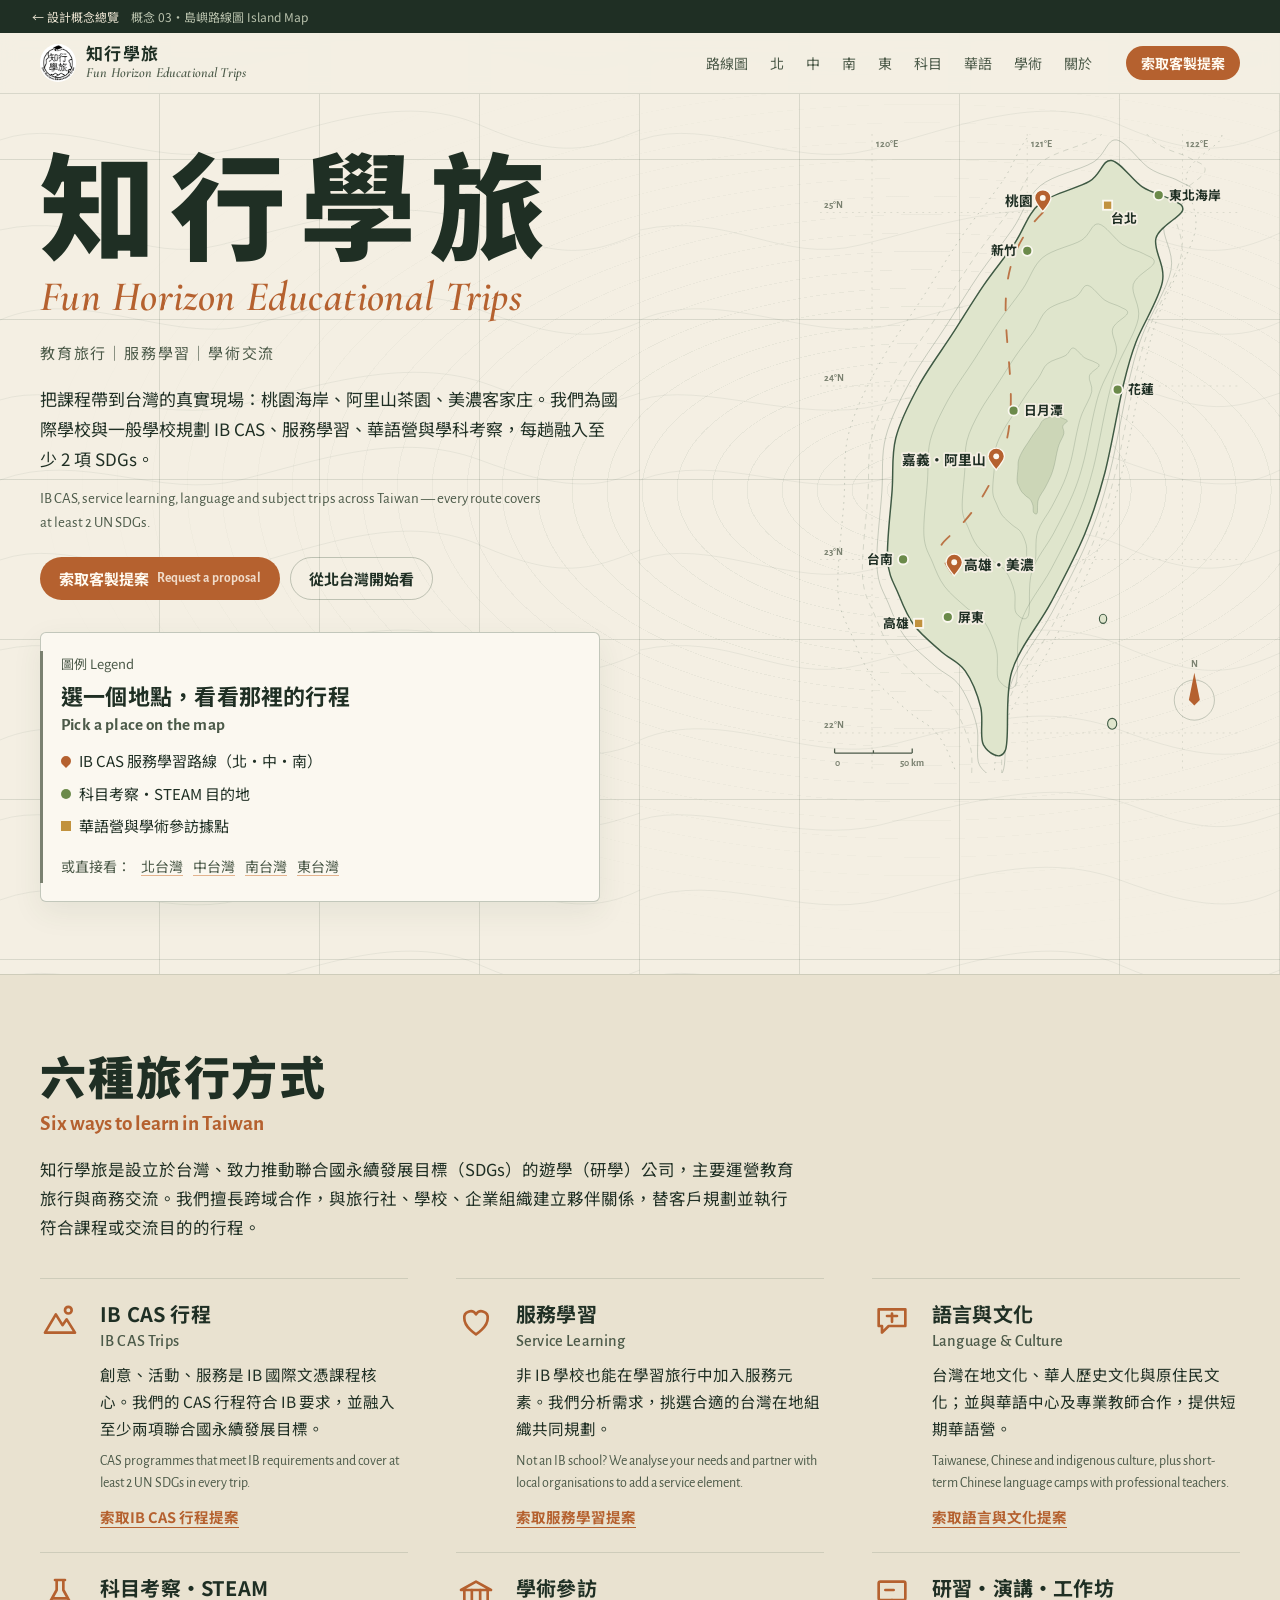
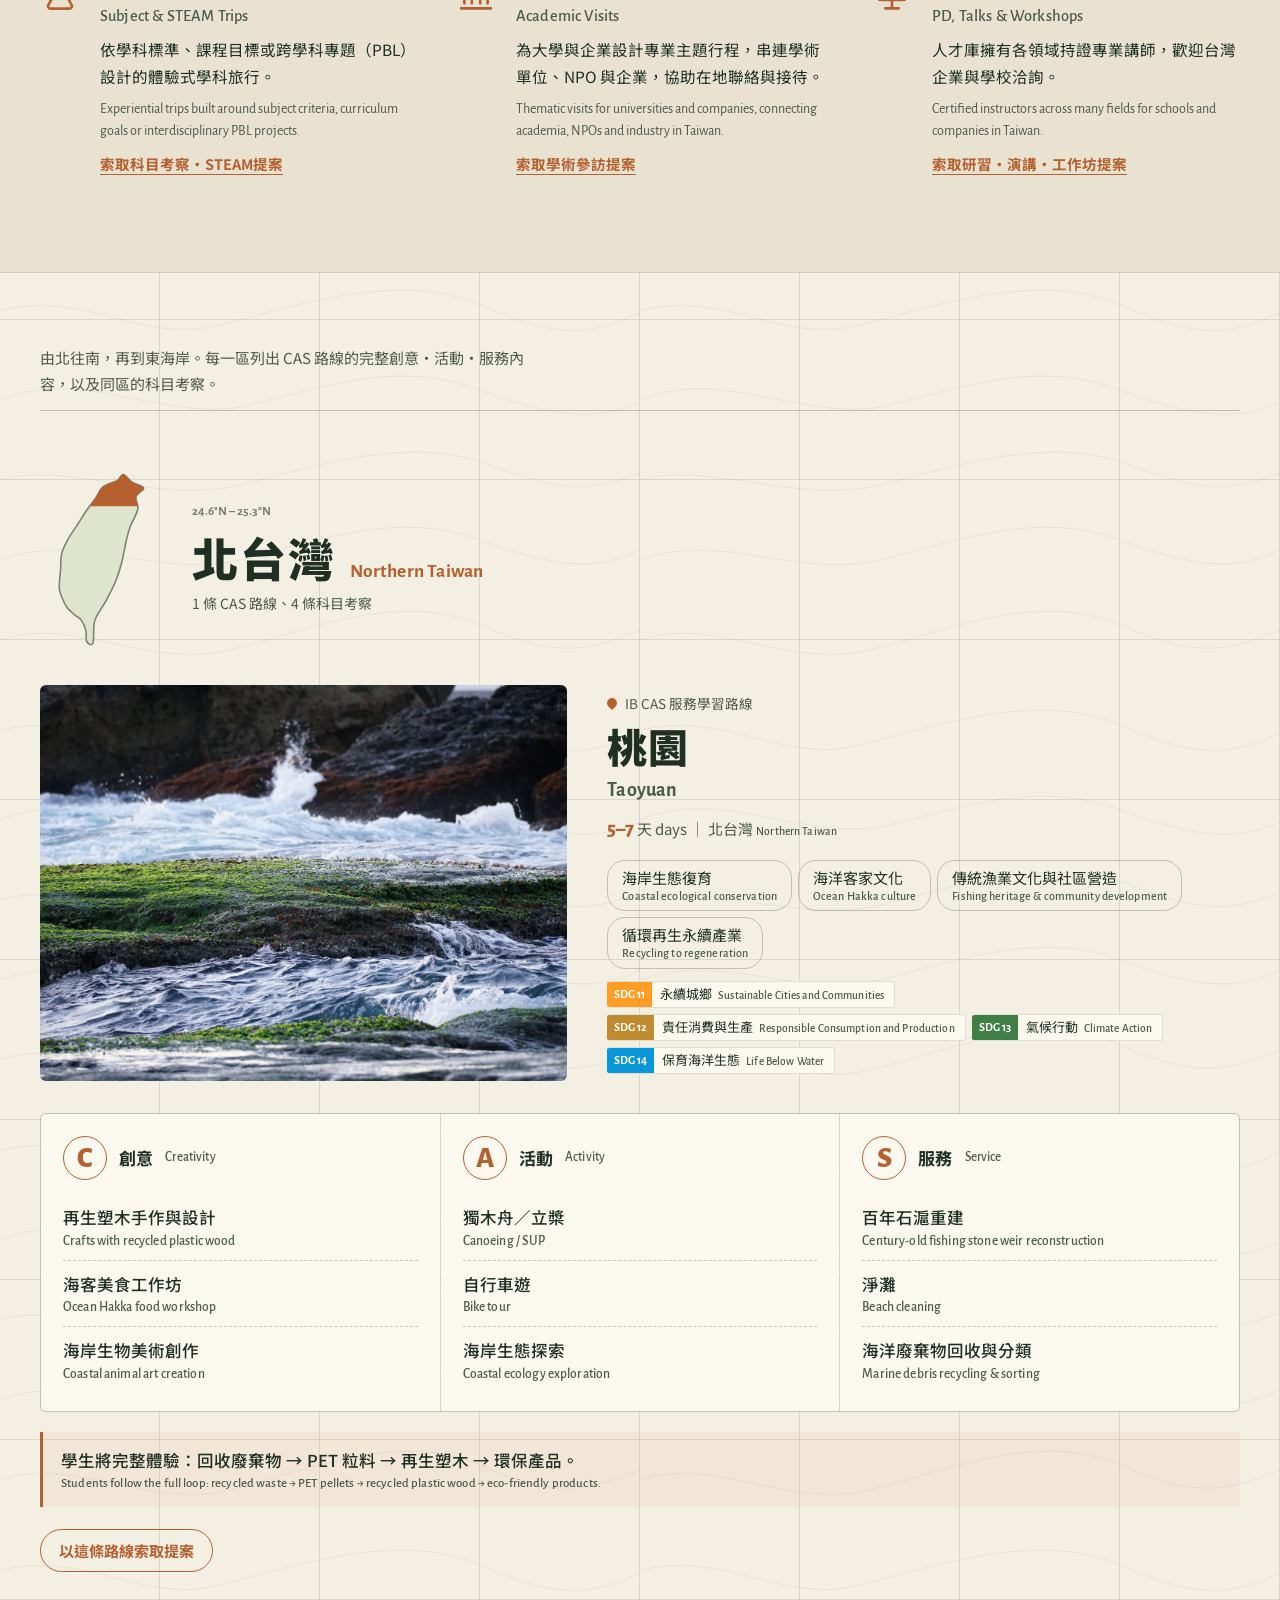
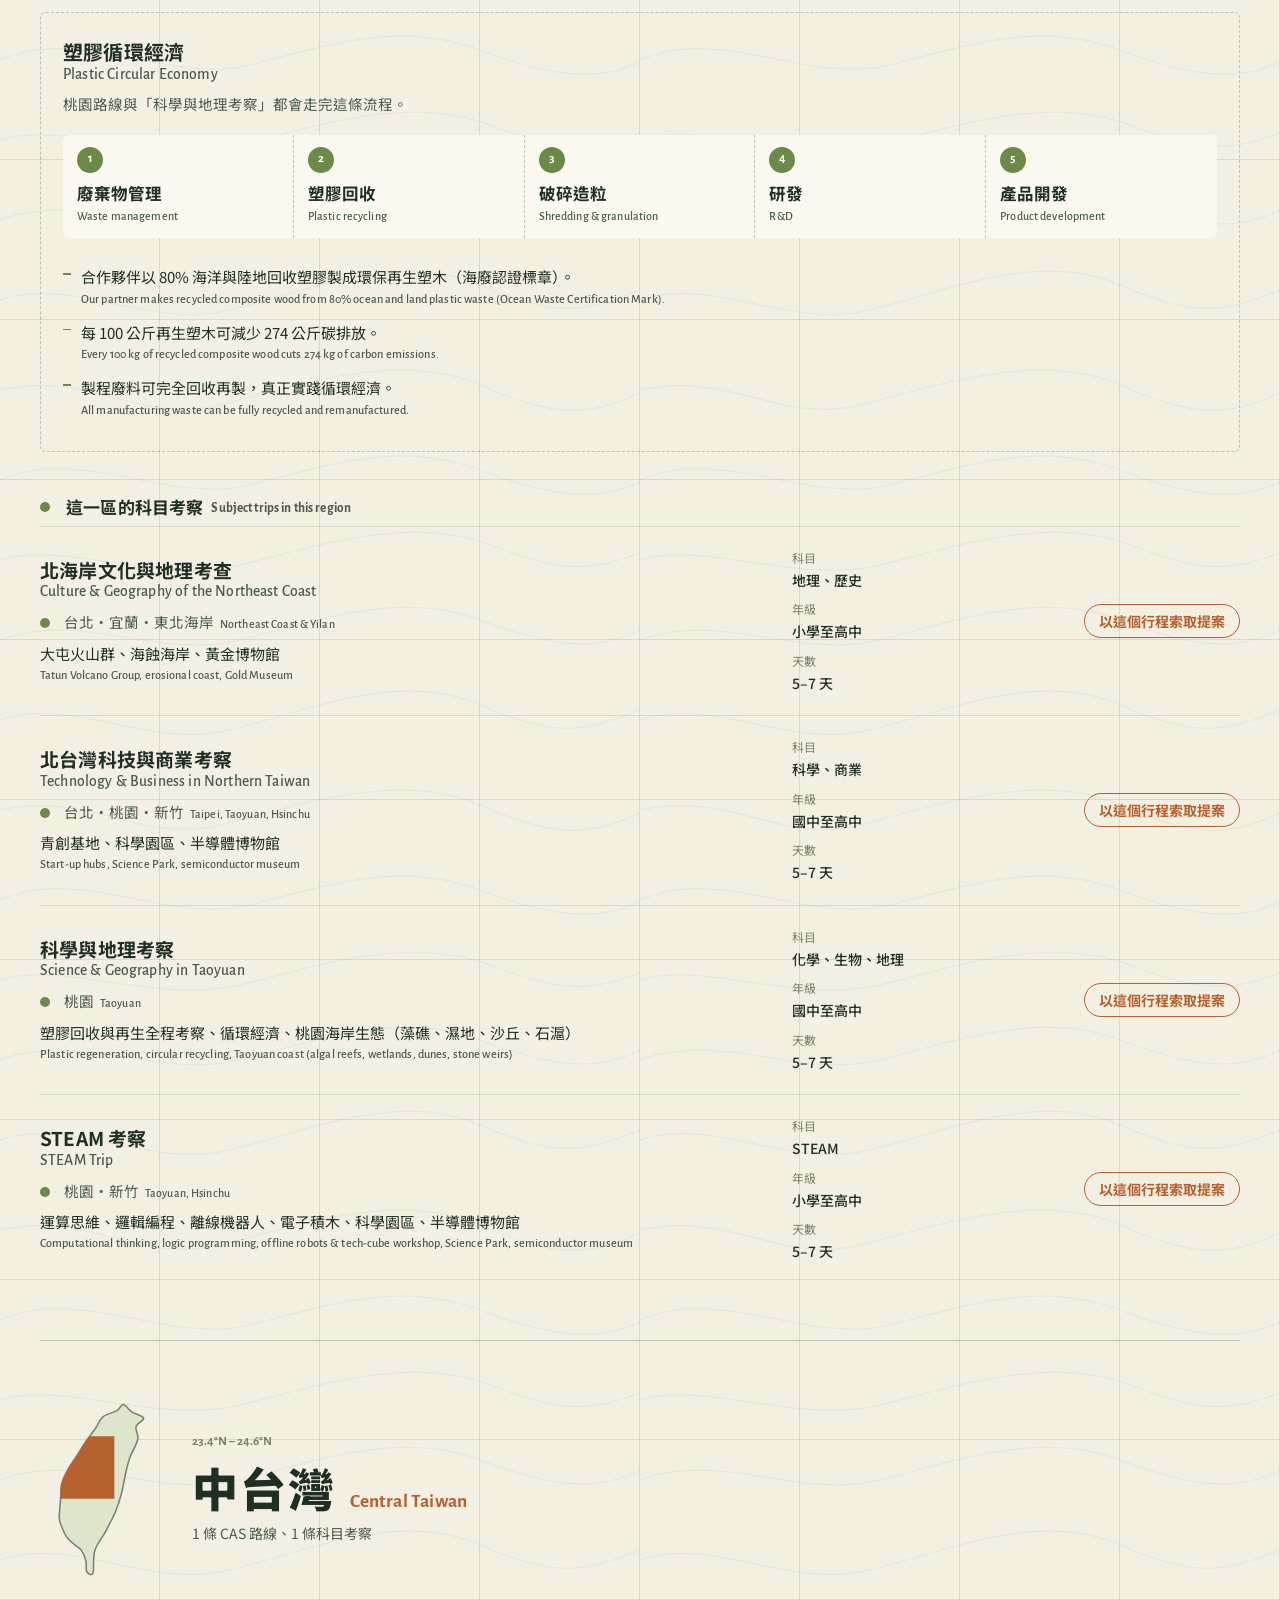
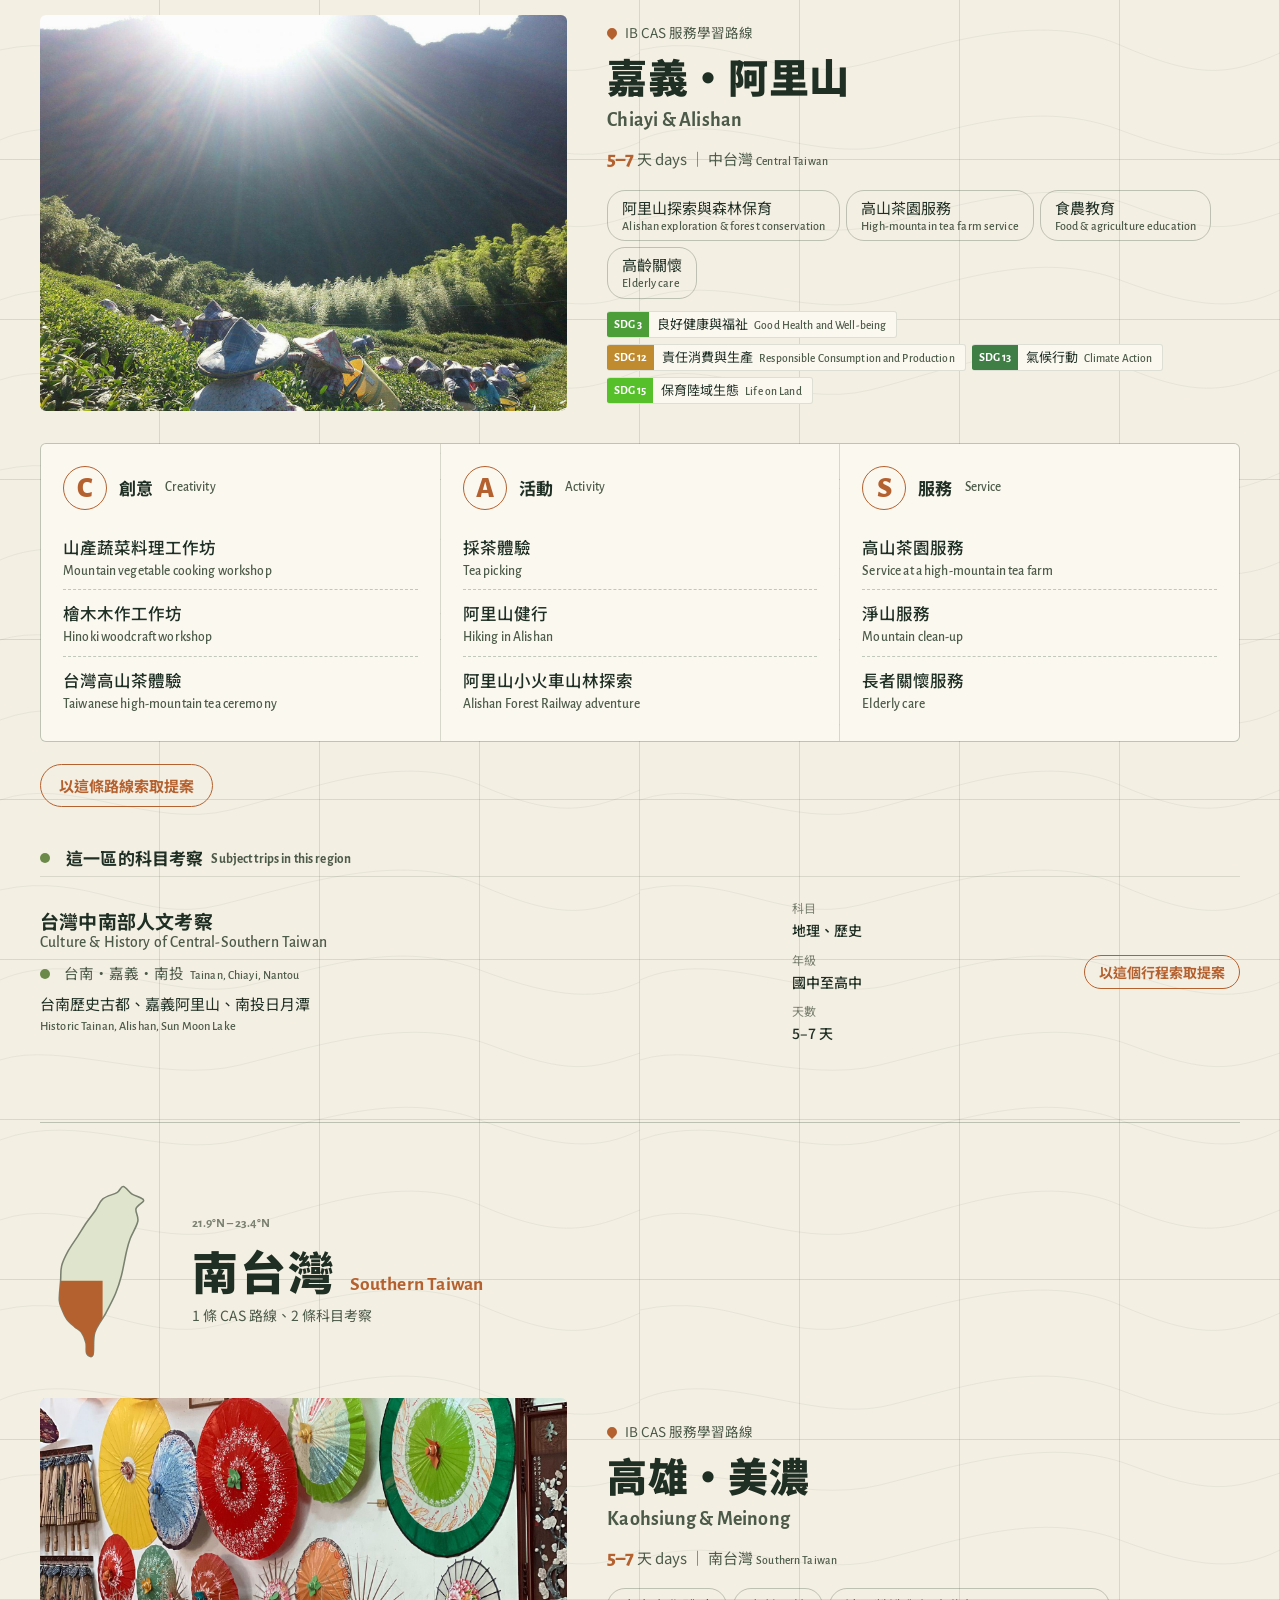
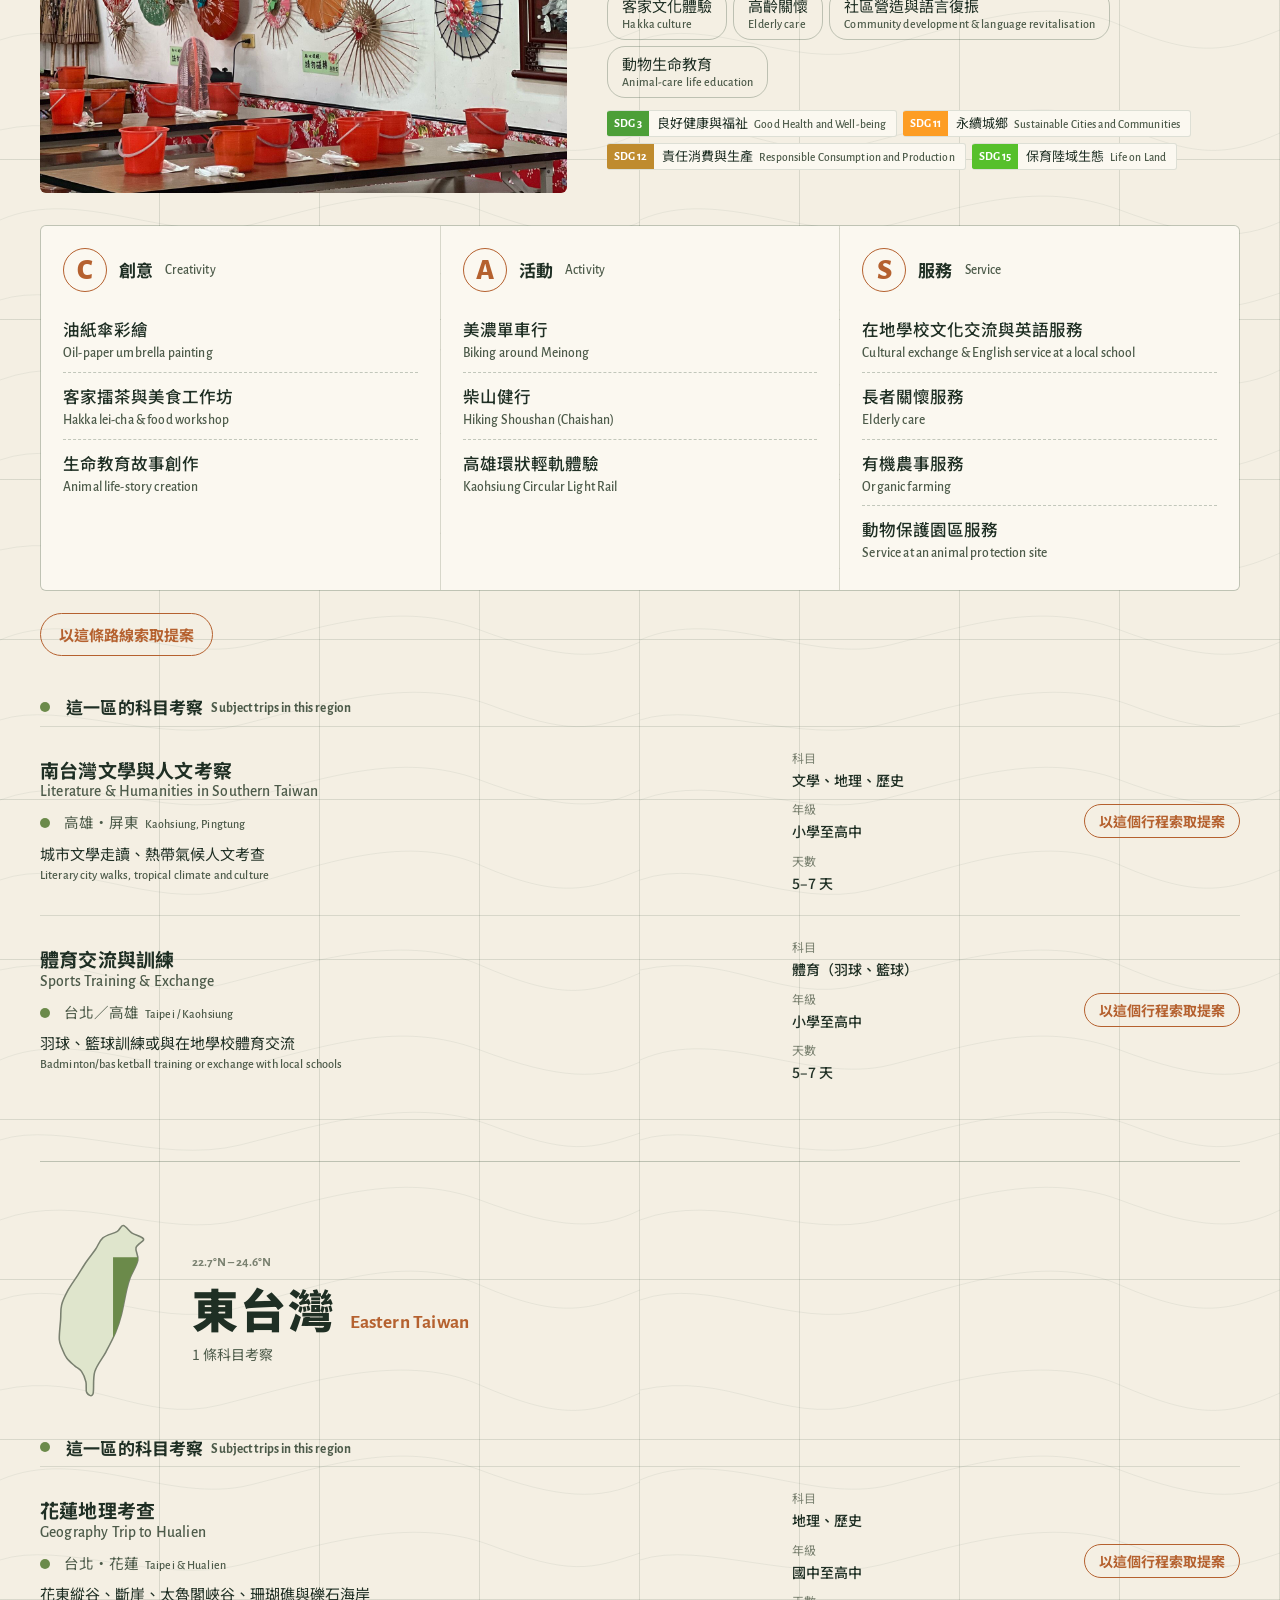
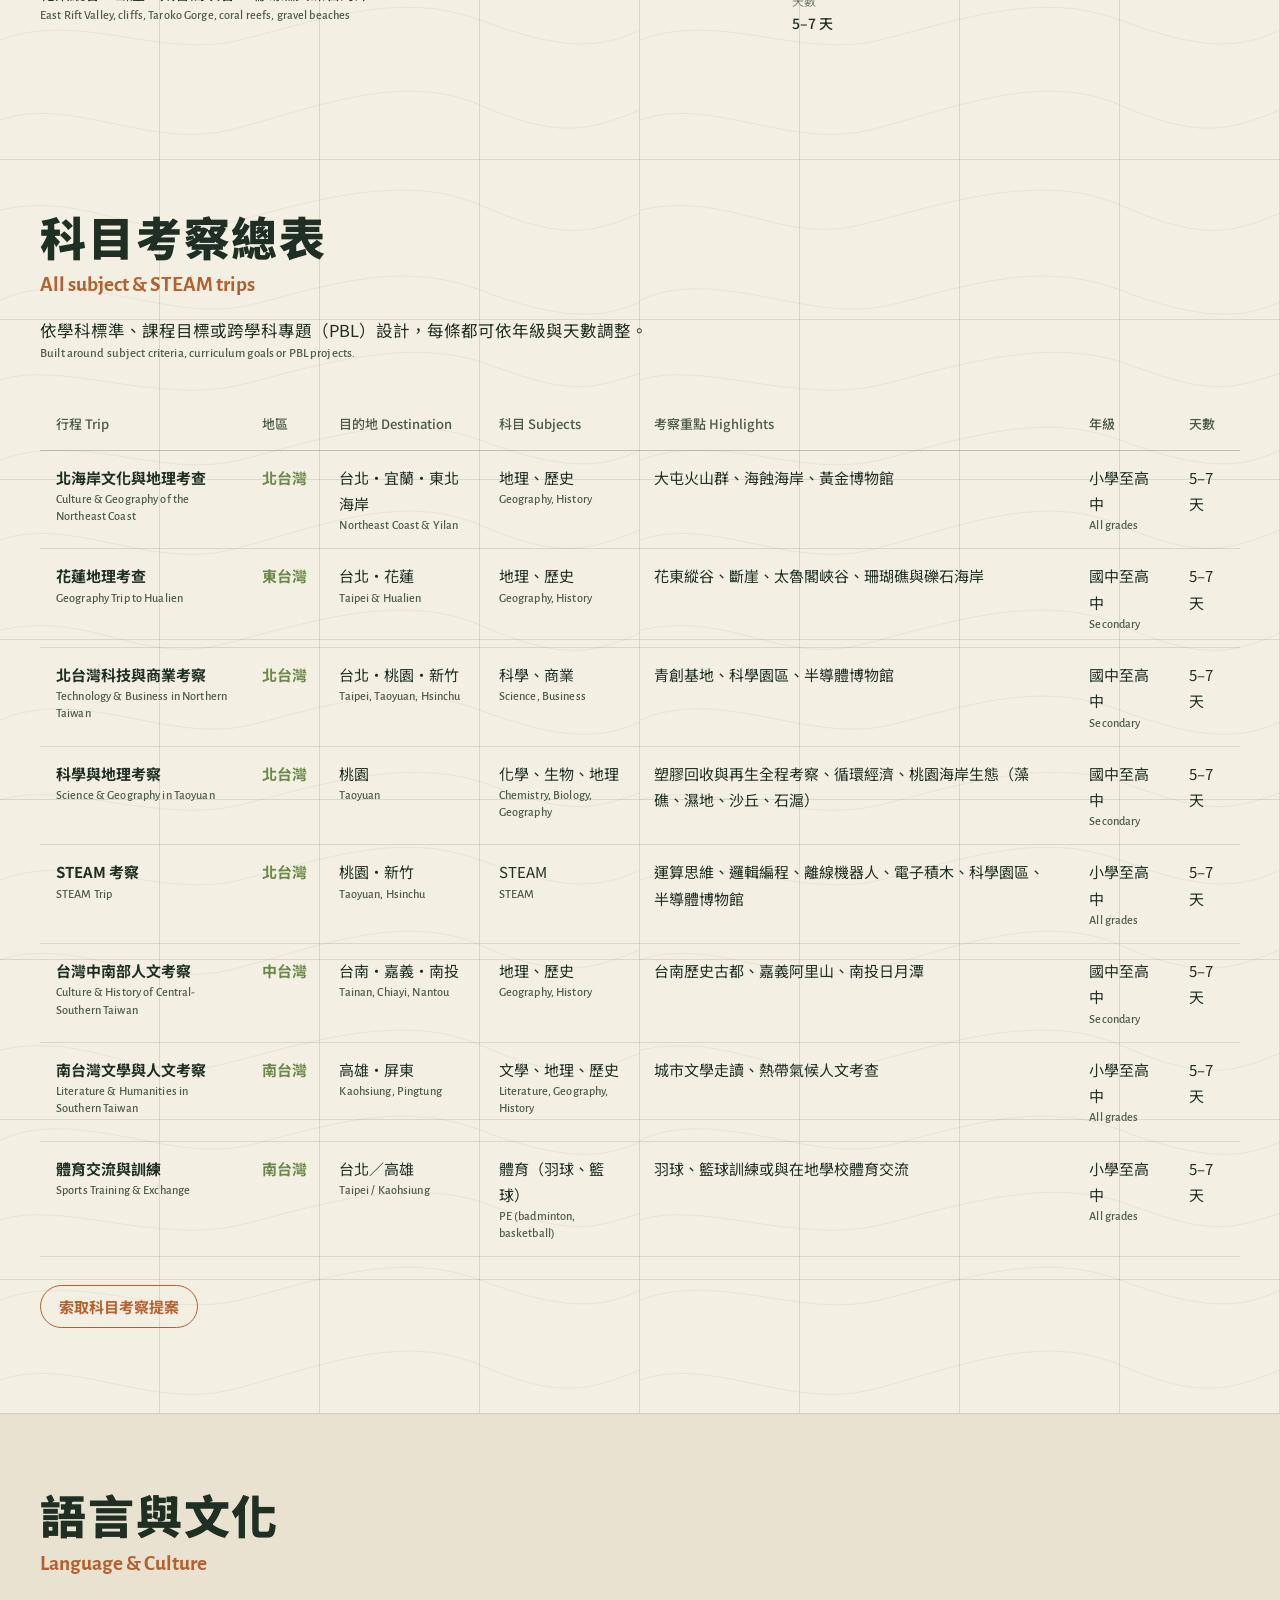
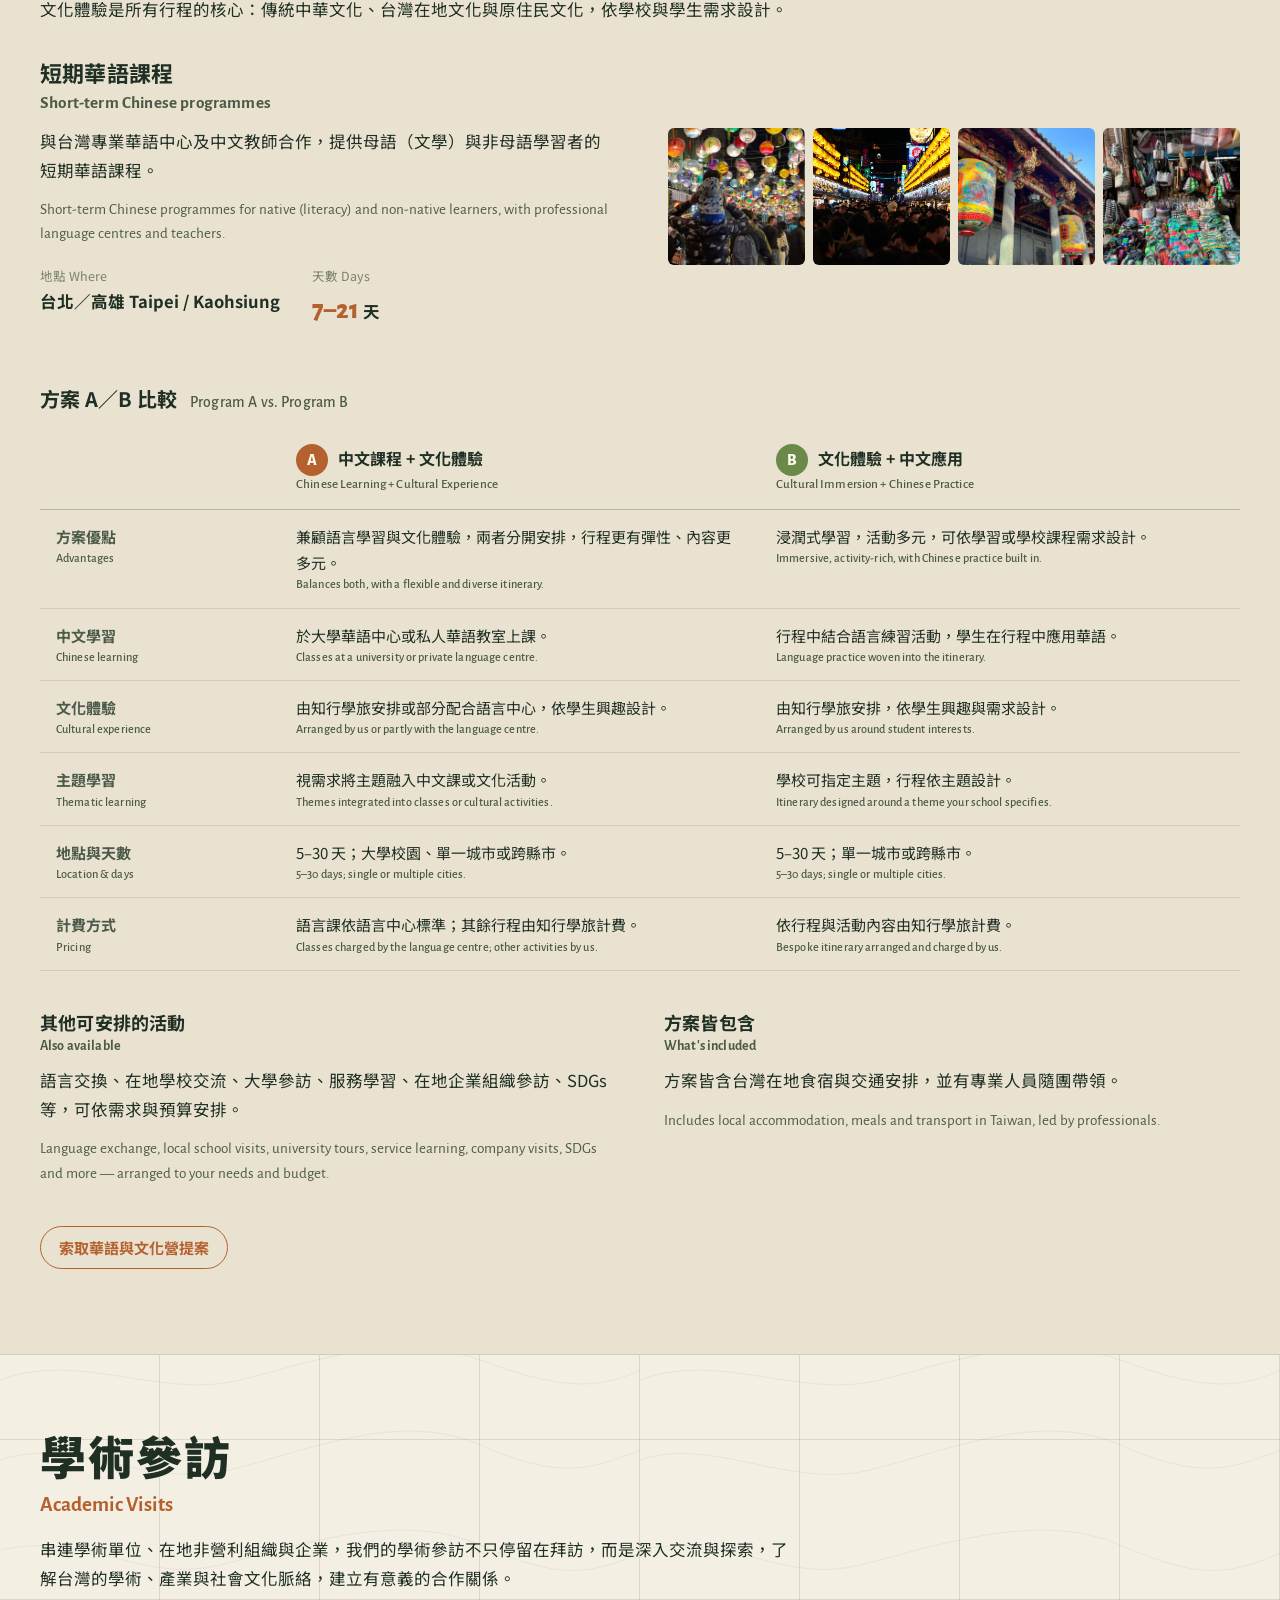
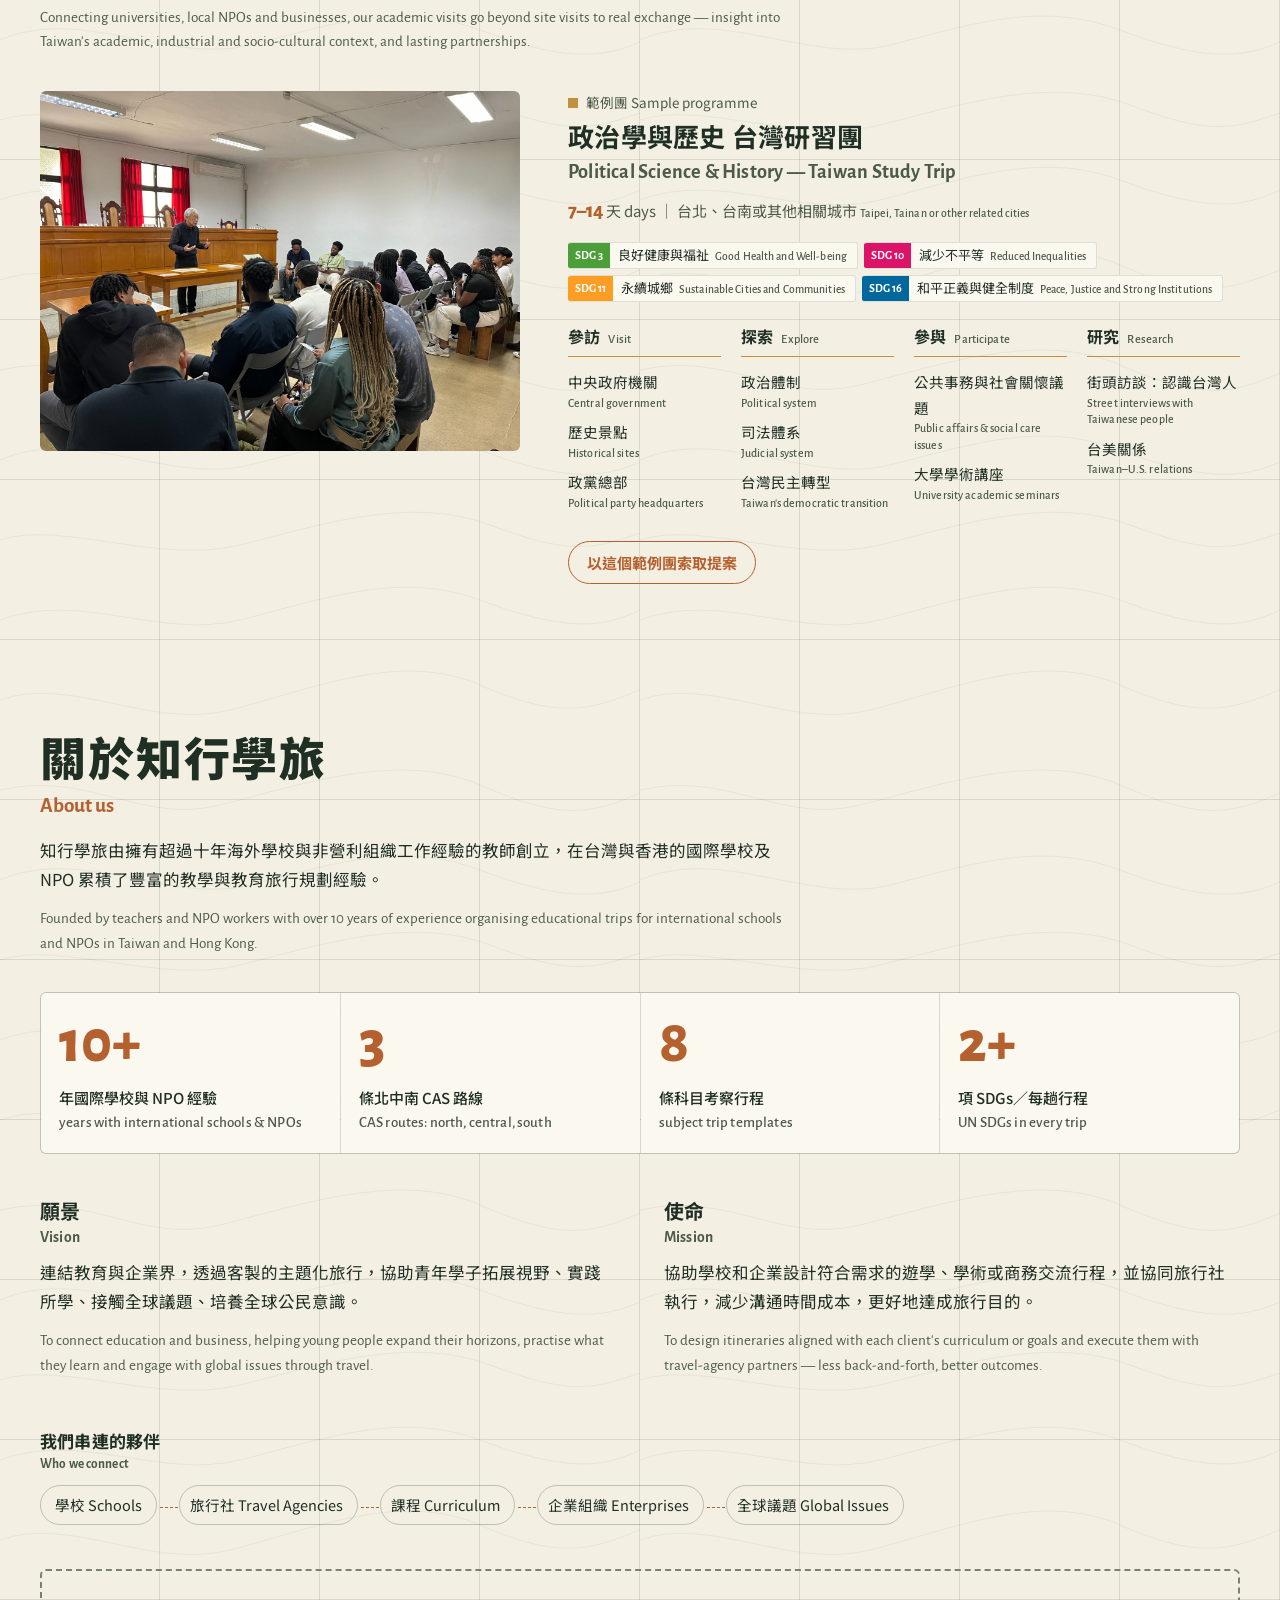
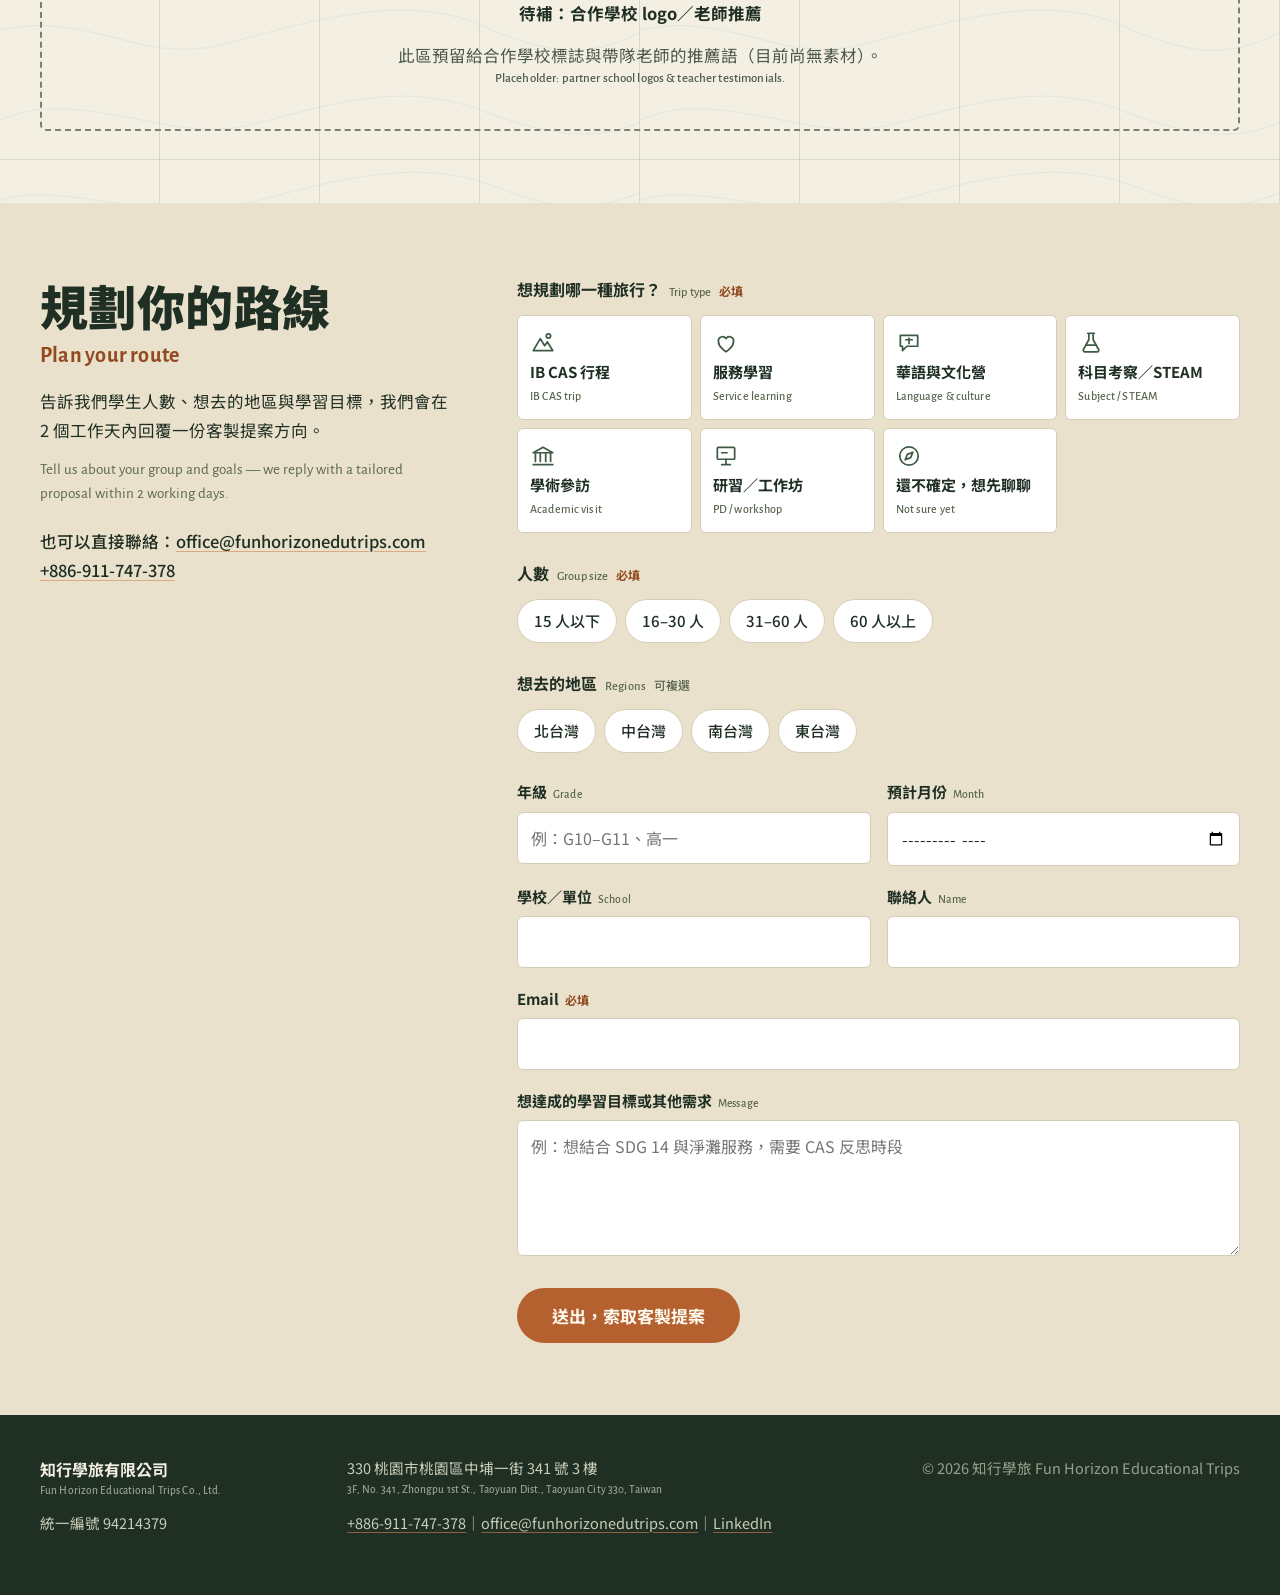
<file: index.html>
<!doctype html>
<html lang="zh-Hant-TW" data-concept="03-island-map">
<head>

<meta charset="utf-8">
<meta name="viewport" content="width=device-width, initial-scale=1">
<title>知行學旅｜台灣 IB CAS 服務學習與教育旅行規劃</title>
<meta name="description" content="知行學旅為國際學校與一般學校規劃台灣教育旅行：IB CAS 服務學習、華語與文化營、科目考察與 STEAM、學術參訪。每趟行程融入至少 2 項聯合國 SDGs，北中南路線 5–7 天，可客製。">
<!-- 設計稿：避免與正式站搶索引。正式上線時移除 noindex 並改 canonical -->
<meta name="robots" content="noindex, nofollow">
<link rel="canonical" href="https://www.funhtrips.com/">
<link rel="alternate" hreflang="zh-Hant-TW" href="https://www.funhtrips.com/">
<link rel="alternate" hreflang="en" href="https://www.funhtrips.com/en/">
<link rel="alternate" hreflang="x-default" href="https://www.funhtrips.com/en/">
<meta property="og:type" content="website">
<meta property="og:site_name" content="知行學旅 Fun Horizon Educational Trips">
<meta property="og:title" content="知行學旅｜台灣 IB CAS 服務學習與教育旅行規劃">
<meta property="og:description" content="知行學旅為國際學校與一般學校規劃台灣教育旅行：IB CAS 服務學習、華語與文化營、科目考察與 STEAM、學術參訪。每趟行程融入至少 2 項聯合國 SDGs，北中南路線 5–7 天，可客製。">
<meta property="og:image" content="https://www.funhtrips.com/assets/img/hero-nanhu-sunrise.jpg">
<meta property="og:locale" content="zh_TW">
<meta property="og:locale:alternate" content="en_US">
<meta name="twitter:card" content="summary_large_image">
<link rel="icon" href="design/assets/img/logo-zhixing.png">
<script type="application/ld+json">{"@context":"https://schema.org","@graph":[{"@type":["EducationalOrganization","TravelAgency"],"@id":"https://www.funhtrips.com/#org","name":"知行學旅有限公司","alternateName":["Fun Horizon Educational Trips","Fun Horizon Educational Trips Co., Ltd.","知行學旅"],"url":"https://www.funhtrips.com/","logo":"https://www.funhtrips.com/assets/img/logo-zhixing.png","image":"https://www.funhtrips.com/assets/img/hero-nanhu-sunrise.jpg","description":"Taiwan-based educational travel company designing IB CAS & service-learning trips, Chinese language and culture camps, subject/STEAM trips and academic visits — every trip integrates at least 2 UN SDGs.","email":"office@funhorizonedutrips.com","telephone":"+886-911-747-378","taxID":"94214379","address":{"@type":"PostalAddress","streetAddress":"3F, No. 341, Zhongpu 1st St.","addressLocality":"Taoyuan District","addressRegion":"Taoyuan City","postalCode":"330","addressCountry":"TW"},"areaServed":"TW","sameAs":["https://www.linkedin.com/company/99383727"],"knowsAbout":["IB CAS","Service learning","UN SDGs","Educational travel","Chinese language learning","STEAM"]},{"@type":"TouristTrip","name":"IB CAS & Service Learning — Taoyuan (Northern Taiwan)","description":"Coastal ecological conservation, Ocean Hakka culture, Fishing heritage & community development, Recycling to regeneration","touristType":"Students","provider":{"@id":"https://www.funhtrips.com/#org"},"itinerary":{"@type":"ItemList","itemListElement":[{"@type":"ListItem","position":1,"name":"Crafts with recycled plastic wood"},{"@type":"ListItem","position":2,"name":"Ocean Hakka food workshop"},{"@type":"ListItem","position":3,"name":"Coastal animal art creation"},{"@type":"ListItem","position":4,"name":"Canoeing / SUP"},{"@type":"ListItem","position":5,"name":"Bike tour"},{"@type":"ListItem","position":6,"name":"Coastal ecology exploration"},{"@type":"ListItem","position":7,"name":"Century-old fishing stone weir reconstruction"},{"@type":"ListItem","position":8,"name":"Beach cleaning"},{"@type":"ListItem","position":9,"name":"Marine debris recycling & sorting"}]}},{"@type":"TouristTrip","name":"IB CAS & Service Learning — Chiayi & Alishan (Central Taiwan)","description":"Alishan exploration & forest conservation, High-mountain tea farm service, Food & agriculture education, Elderly care","touristType":"Students","provider":{"@id":"https://www.funhtrips.com/#org"},"itinerary":{"@type":"ItemList","itemListElement":[{"@type":"ListItem","position":1,"name":"Mountain vegetable cooking workshop"},{"@type":"ListItem","position":2,"name":"Hinoki woodcraft workshop"},{"@type":"ListItem","position":3,"name":"Taiwanese high-mountain tea ceremony"},{"@type":"ListItem","position":4,"name":"Tea picking"},{"@type":"ListItem","position":5,"name":"Hiking in Alishan"},{"@type":"ListItem","position":6,"name":"Alishan Forest Railway adventure"},{"@type":"ListItem","position":7,"name":"Service at a high-mountain tea farm"},{"@type":"ListItem","position":8,"name":"Mountain clean-up"},{"@type":"ListItem","position":9,"name":"Elderly care"}]}},{"@type":"TouristTrip","name":"IB CAS & Service Learning — Kaohsiung & Meinong (Southern Taiwan)","description":"Hakka culture, Elderly care, Community development & language revitalisation, Animal-care life education","touristType":"Students","provider":{"@id":"https://www.funhtrips.com/#org"},"itinerary":{"@type":"ItemList","itemListElement":[{"@type":"ListItem","position":1,"name":"Oil-paper umbrella painting"},{"@type":"ListItem","position":2,"name":"Hakka lei-cha & food workshop"},{"@type":"ListItem","position":3,"name":"Animal life-story creation"},{"@type":"ListItem","position":4,"name":"Biking around Meinong"},{"@type":"ListItem","position":5,"name":"Hiking Shoushan (Chaishan)"},{"@type":"ListItem","position":6,"name":"Kaohsiung Circular Light Rail"},{"@type":"ListItem","position":7,"name":"Cultural exchange & English service at a local school"},{"@type":"ListItem","position":8,"name":"Elderly care"},{"@type":"ListItem","position":9,"name":"Organic farming"},{"@type":"ListItem","position":10,"name":"Service at an animal protection site"}]}}]}</script>
<script>document.documentElement.classList.add('js')</script>
<link rel="preconnect" href="https://fonts.googleapis.com">
<link rel="preconnect" href="https://fonts.gstatic.com" crossorigin>
<link href="https://fonts.googleapis.com/css2?family=Noto+Sans+TC:wght@400;500;700;900&family=Alegreya+Sans:wght@400;500;700;800&family=Cormorant+Garamond:ital,wght@0,500;0,600;1,500;1,600&display=swap" rel="stylesheet">
<link rel="stylesheet" href="design/concepts/03-island-map/style.css">
</head>
<body>
<a class="skip" href="#main">跳到主要內容</a>
<p class="concept-tag"><a href="design/index.html">← 設計概念總覽</a><span>概念 03・島嶼路線圖 Island Map</span></p>
<header class="site-head">
  <div class="wrap head-row">
    <a class="brand" href="#top"><img src="design/assets/img/logo-zhixing.png" alt="知行學旅標誌" width="36" height="36"><span><b>知行學旅</b><span class="en" lang="en">Fun Horizon Educational Trips</span></span></a>
    <nav aria-label="主選單"><ul><li><a href="#map">路線圖</a></li><li><a href="#region-north">北</a></li><li><a href="#region-central">中</a></li><li><a href="#region-south">南</a></li><li><a href="#region-east">東</a></li><li><a href="#subjects">科目</a></li><li><a href="#language">華語</a></li><li><a href="#academic">學術</a></li><li><a href="#about">關於</a></li></ul></nav>
    <a class="btn btn-head" href="#plan">索取客製提案</a>
  </div>
</header>
<main id="main">
  <section class="hero" id="top" aria-labelledby="hero-title">
    <div class="wrap hero-grid">
      <div class="hero-copy">
        <h1 id="hero-title"><span class="h1-zh">知行學旅</span><span class="h1-en" lang="en">Fun Horizon Educational Trips</span></h1>
        <p class="hero-tag">教育旅行｜服務學習｜學術交流</p>
        <p class="hero-lead">把課程帶到台灣的真實現場：桃園海岸、阿里山茶園、美濃客家庄。我們為國際學校與一般學校規劃 IB CAS、服務學習、華語營與學科考察，每趟融入至少 2 項 SDGs。</p>
        <p class="hero-lead en-p" lang="en">IB CAS, service learning, language and subject trips across Taiwan — every route covers at least 2 UN SDGs.</p>
        <div class="hero-actions">
          <a class="btn btn-primary" href="#plan">索取客製提案 <span lang="en">Request a proposal</span></a>
          <a class="btn btn-ghost" href="#region-north">從北台灣開始看</a>
        </div>
      </div>
      <div class="hero-map" id="map">
        <svg class="chart" viewBox="-40 -10 460 700" role="img" aria-labelledby="map-title map-desc">
    <title id="map-title">知行學旅台灣路線圖</title>
    <desc id="map-desc">台灣本島簡化地圖。珊瑚色標記為 IB CAS 三條路線：桃園、嘉義阿里山、高雄美濃；青色圓點為科目考察目的地：東北海岸、新竹、花蓮、日月潭、台南、屏東；方形為華語與學術參訪據點：台北、高雄。</desc>
    <defs>
      <symbol id="tw-island" viewBox="-40 -10 460 700"><path d="M279.0 19.0 C288.7 20.0 302.3 41.0 313.0 48.0 C323.7 55.0 335.7 56.7 343.0 61.0 C350.3 65.3 359.5 66.8 357.0 74.0 C354.5 81.2 331.7 91.0 328.0 104.0 C324.3 117.0 338.7 133.0 335.0 152.0 C331.3 171.0 313.2 199.0 306.0 218.0 C298.8 237.0 297.7 242.2 292.0 266.0 C286.3 289.8 279.0 334.0 272.0 361.0 C265.0 388.0 259.8 404.3 250.0 428.0 C240.2 451.7 226.3 477.8 213.0 503.0 C199.7 528.2 178.3 552.0 170.0 579.0 C161.7 606.0 168.2 651.7 163.0 665.0 C157.8 678.3 143.5 666.8 139.0 659.0 C134.5 651.2 139.3 631.5 136.0 618.0 C132.7 604.5 126.2 588.2 119.0 578.0 C111.8 567.8 102.3 565.3 93.0 557.0 C83.7 548.7 70.8 538.5 63.0 528.0 C55.2 517.5 50.8 506.0 46.0 494.0 C41.2 482.0 35.2 475.0 34.0 456.0 C32.8 437.0 37.5 402.2 39.0 380.0 C40.5 357.8 38.2 342.0 43.0 323.0 C47.8 304.0 57.7 285.0 68.0 266.0 C78.3 247.0 93.2 227.3 105.0 209.0 C116.8 190.7 127.7 172.5 139.0 156.0 C150.3 139.5 162.7 125.0 173.0 110.0 C183.3 95.0 187.3 77.3 201.0 66.0 C214.7 54.7 242.0 49.8 255.0 42.0 C268.0 34.2 269.3 18.0 279.0 19.0Z"/></symbol>
    </defs>
    <g class="grat"><line x1="-40" x2="420" y1="76" y2="76"/><text x="-36" y="71">25°N</text><line x1="-40" x2="420" y1="266" y2="266"/><text x="-36" y="261">24°N</text><line x1="-40" x2="420" y1="456" y2="456"/><text x="-36" y="451">23°N</text><line x1="-40" x2="420" y1="646" y2="646"/><text x="-36" y="641">22°N</text><line y1="-10" y2="690" x1="17" x2="17"/><text x="21" y="4">120°E</text><line y1="-10" y2="690" x1="187" x2="187"/><text x="191" y="4">121°E</text><line y1="-10" y2="690" x1="357" x2="357"/><text x="361" y="4">122°E</text></g>
    <g class="depth"><path d="M284.5 -3.5 C294.9 -2.4 309.5 20.1 320.9 27.6 C332.3 35.1 345.2 36.8 353.0 41.5 C360.9 46.1 370.7 47.7 368.0 55.4 C365.3 63.0 340.9 73.6 337.0 87.5 C333.0 101.4 348.4 118.5 344.5 138.8 C340.5 159.2 321.1 189.1 313.4 209.5 C305.8 229.8 304.5 235.3 298.4 260.8 C292.4 286.3 284.5 333.6 277.0 362.5 C269.6 391.4 264.0 408.8 253.5 434.2 C243.0 459.5 228.2 487.5 213.9 514.4 C199.6 541.3 176.8 566.8 167.9 595.7 C159.0 624.6 165.9 673.5 160.4 687.8 C154.9 702.0 139.5 689.7 134.7 681.3 C129.9 672.9 135.1 651.9 131.5 637.5 C128.0 623.0 121.0 605.5 113.3 594.7 C105.7 583.8 95.5 581.1 85.5 572.2 C75.5 563.3 61.8 552.4 53.4 541.2 C45.0 529.9 40.4 517.6 35.2 504.8 C30.0 491.9 23.6 484.4 22.4 464.1 C21.1 443.8 26.1 406.5 27.7 382.8 C29.3 359.1 26.8 342.1 32.0 321.8 C37.2 301.5 47.7 281.1 58.8 260.8 C69.8 240.5 85.7 219.4 98.3 199.8 C111.0 180.2 122.6 160.8 134.7 143.1 C146.9 125.5 160.1 109.9 171.1 93.9 C182.2 77.8 186.4 58.9 201.1 46.8 C215.7 34.7 244.9 29.5 258.9 21.1 C272.8 12.8 274.2 -4.5 284.5 -3.5Z"/><path d="M290.8 -32.4 C302.1 -31.2 317.9 -6.8 330.3 1.3 C342.7 9.4 356.6 11.3 365.1 16.4 C373.6 21.4 384.2 23.1 381.3 31.4 C378.4 39.8 351.9 51.2 347.7 66.2 C343.4 81.3 360.1 99.9 355.8 121.9 C351.5 144.0 330.5 176.4 322.2 198.5 C313.8 220.5 312.5 226.5 305.9 254.2 C299.3 281.8 290.8 333.0 282.7 364.4 C274.6 395.7 268.6 414.6 257.2 442.1 C245.8 469.5 229.7 499.9 214.3 529.1 C198.8 558.3 174.1 585.9 164.4 617.2 C154.7 648.6 162.3 701.5 156.3 717.0 C150.3 732.5 133.7 719.1 128.4 710.0 C123.2 701.0 128.8 678.1 125.0 662.5 C121.1 646.8 113.6 627.9 105.2 616.1 C96.9 604.3 85.9 601.4 75.1 591.7 C64.3 582.1 49.4 570.3 40.3 558.1 C31.2 545.9 26.2 532.6 20.6 518.6 C15.0 504.7 8.0 496.6 6.6 474.6 C5.3 452.5 10.7 412.1 12.4 386.4 C14.2 360.7 11.5 342.3 17.1 320.3 C22.7 298.2 34.1 276.2 46.1 254.2 C58.1 232.1 75.3 209.3 89.0 188.0 C102.7 166.8 115.3 145.7 128.4 126.6 C141.6 107.4 155.9 90.6 167.9 73.2 C179.9 55.8 184.5 35.3 200.4 22.2 C216.2 9.0 247.9 3.4 263.0 -5.7 C278.1 -14.8 279.6 -33.5 290.8 -32.4Z"/><path d="M298.2 -77.3 C310.8 -76.0 328.5 -48.7 342.4 -39.6 C356.3 -30.5 371.9 -28.3 381.4 -22.7 C390.9 -17.1 402.9 -15.1 399.6 -5.8 C396.4 3.5 366.7 16.3 361.9 33.2 C357.1 50.1 375.8 70.9 371.0 95.6 C366.2 120.3 342.6 156.7 333.3 181.4 C324.0 206.1 322.5 212.8 315.1 243.8 C307.7 274.8 298.2 332.2 289.1 367.3 C280.0 402.4 273.3 423.6 260.5 454.4 C247.7 485.2 229.7 519.2 212.4 551.9 C195.1 584.6 167.3 615.6 156.5 650.7 C145.7 685.8 154.1 745.2 147.4 762.5 C140.7 779.8 122.0 764.9 116.2 754.7 C110.4 744.5 116.6 719.0 112.3 701.4 C108.0 683.9 99.5 662.6 90.2 649.4 C80.9 636.2 68.5 632.9 56.4 622.1 C44.3 611.3 27.6 598.0 17.4 584.4 C7.2 570.8 1.6 555.8 -4.7 540.2 C-11.0 524.6 -18.8 515.5 -20.3 490.8 C-21.8 466.1 -15.8 420.8 -13.8 392.0 C-11.9 363.2 -14.9 342.6 -8.6 317.9 C-2.3 293.2 10.5 268.5 23.9 243.8 C37.3 219.1 56.6 193.5 72.0 169.7 C87.4 145.9 101.5 122.2 116.2 100.8 C130.9 79.3 147.0 60.5 160.4 41.0 C173.8 21.5 179.0 -1.5 196.8 -16.2 C214.6 -30.9 250.1 -37.2 267.0 -47.4 C283.9 -57.6 285.6 -78.6 298.2 -77.3Z"/></g>
    <path class="island" d="M279.0 19.0 C288.7 20.0 302.3 41.0 313.0 48.0 C323.7 55.0 335.7 56.7 343.0 61.0 C350.3 65.3 359.5 66.8 357.0 74.0 C354.5 81.2 331.7 91.0 328.0 104.0 C324.3 117.0 338.7 133.0 335.0 152.0 C331.3 171.0 313.2 199.0 306.0 218.0 C298.8 237.0 297.7 242.2 292.0 266.0 C286.3 289.8 279.0 334.0 272.0 361.0 C265.0 388.0 259.8 404.3 250.0 428.0 C240.2 451.7 226.3 477.8 213.0 503.0 C199.7 528.2 178.3 552.0 170.0 579.0 C161.7 606.0 168.2 651.7 163.0 665.0 C157.8 678.3 143.5 666.8 139.0 659.0 C134.5 651.2 139.3 631.5 136.0 618.0 C132.7 604.5 126.2 588.2 119.0 578.0 C111.8 567.8 102.3 565.3 93.0 557.0 C83.7 548.7 70.8 538.5 63.0 528.0 C55.2 517.5 50.8 506.0 46.0 494.0 C41.2 482.0 35.2 475.0 34.0 456.0 C32.8 437.0 37.5 402.2 39.0 380.0 C40.5 357.8 38.2 342.0 43.0 323.0 C47.8 304.0 57.7 285.0 68.0 266.0 C78.3 247.0 93.2 227.3 105.0 209.0 C116.8 190.7 127.7 172.5 139.0 156.0 C150.3 139.5 162.7 125.0 173.0 110.0 C183.3 95.0 187.3 77.3 201.0 66.0 C214.7 54.7 242.0 49.8 255.0 42.0 C268.0 34.2 269.3 18.0 279.0 19.0Z"/>
    <g class="relief"><path d="M264.9 88.5 C272.5 89.3 283.1 105.7 291.4 111.1 C299.8 116.6 309.1 117.9 314.8 121.3 C320.6 124.7 327.7 125.8 325.8 131.4 C323.8 137.0 306.0 144.7 303.1 154.8 C300.3 165.0 311.5 177.4 308.6 192.3 C305.7 207.1 291.6 228.9 286.0 243.7 C280.4 258.6 279.5 262.6 275.1 281.2 C270.6 299.8 264.9 334.2 259.5 355.3 C254.0 376.3 250.0 389.1 242.3 407.5 C234.6 426.0 223.8 446.4 213.4 466.0 C203.0 485.7 186.4 504.3 179.9 525.3 C173.4 546.4 178.5 582.0 174.4 592.4 C170.4 602.8 159.2 593.8 155.7 587.7 C152.2 581.6 156.0 566.3 153.4 555.7 C150.8 545.2 145.7 532.5 140.1 524.5 C134.5 516.6 127.1 514.7 119.8 508.2 C112.6 501.7 102.5 493.7 96.4 485.5 C90.3 477.3 87.0 468.4 83.2 459.0 C79.4 449.7 74.7 444.2 73.8 429.4 C72.9 414.6 76.5 387.4 77.7 370.1 C78.9 352.8 77.1 340.5 80.8 325.6 C84.6 310.8 92.3 296.0 100.3 281.2 C108.4 266.4 120.0 251.0 129.2 236.7 C138.4 222.4 146.9 208.3 155.7 195.4 C164.6 182.5 174.2 171.2 182.2 159.5 C190.3 147.8 193.4 134.0 204.1 125.2 C214.7 116.3 236.1 112.6 246.2 106.5 C256.3 100.3 257.4 87.7 264.9 88.5Z"/><path d="M253.0 155.8 C258.5 156.4 266.1 168.2 272.1 172.1 C278.1 176.0 284.8 176.9 288.9 179.4 C293.0 181.8 298.1 182.6 296.7 186.6 C295.3 190.7 282.5 196.2 280.5 203.4 C278.4 210.7 286.5 219.7 284.4 230.3 C282.3 241.0 272.2 256.6 268.2 267.3 C264.1 277.9 263.5 280.8 260.3 294.2 C257.1 307.5 253.0 332.2 249.1 347.4 C245.2 362.5 242.3 371.6 236.8 384.9 C231.3 398.1 223.5 412.8 216.1 426.9 C208.6 441.0 196.7 454.3 192.0 469.4 C187.3 484.6 191.0 510.1 188.1 517.6 C185.2 525.1 177.2 518.6 174.6 514.2 C172.1 509.9 174.8 498.8 173.0 491.3 C171.1 483.7 167.5 474.6 163.4 468.9 C159.4 463.2 154.1 461.8 148.9 457.1 C143.7 452.5 136.5 446.8 132.1 440.9 C127.7 435.0 125.3 428.6 122.6 421.8 C119.9 415.1 116.5 411.2 115.8 400.6 C115.2 389.9 117.8 370.4 118.6 358.0 C119.5 345.6 118.2 336.7 120.9 326.1 C123.6 315.4 129.1 304.8 134.9 294.2 C140.7 283.5 149.0 272.5 155.6 262.2 C162.2 252.0 168.3 241.8 174.6 232.6 C181.0 223.3 187.9 215.2 193.7 206.8 C199.5 198.4 201.7 188.5 209.4 182.2 C217.0 175.8 232.3 173.1 239.6 168.7 C246.9 164.3 247.6 155.3 253.0 155.8Z"/><path d="M237.4 224.4 C240.9 224.8 245.8 232.4 249.6 234.9 C253.5 237.4 257.8 238.0 260.4 239.6 C263.1 241.1 266.4 241.7 265.5 244.2 C264.6 246.8 256.4 250.4 255.0 255.0 C253.7 259.7 258.9 265.5 257.6 272.3 C256.2 279.2 249.7 289.2 247.1 296.1 C244.5 302.9 244.1 304.8 242.1 313.4 C240.0 321.9 237.4 337.8 234.9 347.6 C232.4 357.3 230.5 363.2 227.0 371.7 C223.4 380.2 218.4 389.6 213.6 398.7 C208.8 407.7 201.2 416.3 198.2 426.0 C195.2 435.8 197.5 452.2 195.6 457.0 C193.8 461.8 188.6 457.7 187.0 454.8 C185.4 452.0 187.1 444.9 185.9 440.1 C184.7 435.2 182.4 429.3 179.8 425.7 C177.2 422.0 173.8 421.1 170.4 418.1 C167.1 415.1 162.5 411.5 159.6 407.7 C156.8 403.9 155.3 399.8 153.5 395.4 C151.8 391.1 149.6 388.6 149.2 381.8 C148.8 374.9 150.5 362.4 151.0 354.4 C151.5 346.4 150.7 340.7 152.4 333.9 C154.2 327.0 157.7 320.2 161.4 313.4 C165.2 306.5 170.5 299.4 174.8 292.8 C179.0 286.2 182.9 279.7 187.0 273.8 C191.1 267.8 195.5 262.6 199.2 257.2 C203.0 251.8 204.4 245.4 209.3 241.4 C214.2 237.3 224.1 235.5 228.8 232.7 C233.4 229.9 233.9 224.1 237.4 224.4Z"/><path d="M217.6 295.4 C219.2 295.6 221.5 299.1 223.4 300.3 C225.2 301.5 227.2 301.8 228.5 302.5 C229.7 303.3 231.3 303.5 230.8 304.7 C230.4 306.0 226.5 307.6 225.9 309.8 C225.3 312.0 227.7 314.8 227.1 318.0 C226.5 321.2 223.4 326.0 222.2 329.2 C221.0 332.5 220.8 333.3 219.8 337.4 C218.8 341.4 217.6 348.9 216.4 353.5 C215.2 358.1 214.3 360.9 212.7 364.9 C211.0 368.9 208.6 373.4 206.4 377.7 C204.1 381.9 200.5 386.0 199.1 390.6 C197.6 395.2 198.7 402.9 197.9 405.2 C197.0 407.5 194.5 405.5 193.8 404.2 C193.0 402.9 193.8 399.5 193.3 397.2 C192.7 394.9 191.6 392.1 190.4 390.4 C189.2 388.7 187.5 388.3 186.0 386.9 C184.4 385.4 182.2 383.7 180.9 381.9 C179.5 380.1 178.8 378.2 178.0 376.1 C177.1 374.1 176.1 372.9 175.9 369.7 C175.7 366.4 176.5 360.5 176.8 356.8 C177.0 353.0 176.6 350.3 177.5 347.1 C178.3 343.8 180.0 340.6 181.7 337.4 C183.5 334.1 186.0 330.8 188.0 327.7 C190.0 324.6 191.9 321.5 193.8 318.7 C195.7 315.9 197.8 313.4 199.6 310.9 C201.3 308.3 202.0 305.3 204.3 303.4 C206.6 301.5 211.3 300.6 213.5 299.3 C215.7 298.0 215.9 295.2 217.6 295.4Z"/></g>
    <ellipse class="islet" cx="270" cy="521" rx="4" ry="5"/>
    <ellipse class="islet" cx="280" cy="636" rx="5" ry="6"/>
    <path class="route-line" d="M204 76 C 120 160, 200 260, 153 359 S 70 420, 107 475" pathLength="100"/>
    <g class="compass" transform="translate(370 610)"><circle r="22"/><path d="M0-30 6 0 0 6-6 0Z"/><text y="-36" text-anchor="middle">N</text></g>
    <g class="scale" transform="translate(-24 668)"><path d="M0 0h85M0-5v5M42.5-3v3M85-5v5"/><text x="0" y="14">0</text><text x="85" y="14" text-anchor="middle">50 km</text></g>
    <g class="pins"><a class="pin pin-cas" href="#route-taoyuan" data-pin="taoyuan" aria-controls="panel-taoyuan">
      <title>桃園 Taoyuan</title><circle class="pin-halo" cx="204" cy="76" r="15"/><path class="pin-drop" d="M204 77c-6-7-9-11-9-15a9 9 0 0 1 18 0c0 4-3 8-9 15Z" transform="translate(0 -2)"/><circle class="pin-eye" cx="204" cy="60" r="3.2"/>
      <text class="pin-label" x="193" y="69" text-anchor="end">桃園</text>
    </a><a class="pin pin-cas" href="#route-chiayi" data-pin="chiayi" aria-controls="panel-chiayi">
      <title>嘉義・阿里山 Alishan</title><circle class="pin-halo" cx="153" cy="359" r="15"/><path class="pin-drop" d="M153 360c-6-7-9-11-9-15a9 9 0 0 1 18 0c0 4-3 8-9 15Z" transform="translate(0 -2)"/><circle class="pin-eye" cx="153" cy="343" r="3.2"/>
      <text class="pin-label" x="142" y="352" text-anchor="end">嘉義・阿里山</text>
    </a><a class="pin pin-cas" href="#route-kaohsiung" data-pin="kaohsiung" aria-controls="panel-kaohsiung">
      <title>高雄・美濃 Meinong</title><circle class="pin-halo" cx="107" cy="475" r="15"/><path class="pin-drop" d="M107 476c-6-7-9-11-9-15a9 9 0 0 1 18 0c0 4-3 8-9 15Z" transform="translate(0 -2)"/><circle class="pin-eye" cx="107" cy="459" r="3.2"/>
      <text class="pin-label" x="118" y="468" text-anchor="start">高雄・美濃</text>
    </a><a class="pin pin-sub" href="#trip-1" data-pin="nec" aria-controls="panel-nec">
      <title>東北海岸 NE Coast</title><circle class="pin-halo" cx="331" cy="57" r="12"/><circle class="pin-dot" cx="331" cy="57" r="5.5"/>
      <text class="pin-label" x="342" y="62" text-anchor="start">東北海岸</text>
    </a><a class="pin pin-sub" href="#trip-3" data-pin="hsinchu" aria-controls="panel-hsinchu">
      <title>新竹 Hsinchu</title><circle class="pin-halo" cx="187" cy="118" r="12"/><circle class="pin-dot" cx="187" cy="118" r="5.5"/>
      <text class="pin-label" x="176" y="123" text-anchor="end">新竹</text>
    </a><a class="pin pin-sub" href="#trip-2" data-pin="hualien" aria-controls="panel-hualien">
      <title>花蓮 Hualien</title><circle class="pin-halo" cx="286" cy="270" r="12"/><circle class="pin-dot" cx="286" cy="270" r="5.5"/>
      <text class="pin-label" x="297" y="275" text-anchor="start">花蓮</text>
    </a><a class="pin pin-sub" href="#trip-6" data-pin="sml" aria-controls="panel-sml">
      <title>日月潭 Sun Moon Lake</title><circle class="pin-halo" cx="172" cy="293" r="12"/><circle class="pin-dot" cx="172" cy="293" r="5.5"/>
      <text class="pin-label" x="183" y="298" text-anchor="start">日月潭</text>
    </a><a class="pin pin-sub" href="#trip-6" data-pin="tainan" aria-controls="panel-tainan">
      <title>台南 Tainan</title><circle class="pin-halo" cx="51" cy="456" r="12"/><circle class="pin-dot" cx="51" cy="456" r="5.5"/>
      <text class="pin-label" x="40" y="461" text-anchor="end">台南</text>
    </a><a class="pin pin-sub" href="#trip-7" data-pin="pingtung" aria-controls="panel-pingtung">
      <title>屏東 Pingtung</title><circle class="pin-halo" cx="100" cy="519" r="12"/><circle class="pin-dot" cx="100" cy="519" r="5.5"/>
      <text class="pin-label" x="111" y="524" text-anchor="start">屏東</text>
    </a><a class="pin pin-city" href="#language" data-pin="taipei" aria-controls="panel-taipei">
      <title>台北 Taipei</title><circle class="pin-halo" cx="275" cy="68" r="12"/><rect class="pin-sq" x="270" y="63" width="10" height="10"/>
      <text class="pin-label" x="279" y="88" text-anchor="start">台北</text>
    </a><a class="pin pin-city" href="#language" data-pin="khcity" aria-controls="panel-khcity">
      <title>高雄 Kaohsiung</title><circle class="pin-halo" cx="68" cy="526" r="12"/><rect class="pin-sq" x="63" y="521" width="10" height="10"/>
      <text class="pin-label" x="57" y="531" text-anchor="end">高雄</text>
    </a></g>
  </svg>
      </div>
      <div class="hero-panel" aria-live="polite">
        <article class="panel panel-intro is-active" id="panel-intro" data-panel="intro">
    <p class="panel-kind">圖例 Legend</p>
    <h3>選一個地點，看看那裡的行程 <span class="en" lang="en">Pick a place on the map</span></h3>
    <ul class="legend">
      <li><span class="key key-cas"></span>IB CAS 服務學習路線（北・中・南）</li>
      <li><span class="key key-sub"></span>科目考察・STEAM 目的地</li>
      <li><span class="key key-city"></span>華語營與學術參訪據點</li>
    </ul>
    <p class="legend-jump">或直接看：<a href="#region-north">北台灣</a><a href="#region-central">中台灣</a><a href="#region-south">南台灣</a><a href="#region-east">東台灣</a></p>
  </article>
        <article class="panel panel-cas" id="panel-taoyuan" data-panel="taoyuan">
        <p class="panel-kind"><span class="key key-cas"></span>IB CAS 路線｜北台灣</p>
        <h3>桃園 <span class="en" lang="en">Taoyuan</span></h3>
        <p class="panel-meta"><b>5–7</b> 天 days</p>
        <ul class="themes"><li>海岸生態復育</li><li>海洋客家文化</li><li>傳統漁業文化與社區營造</li><li>循環再生永續產業</li></ul>
        <ul class="sdgs" aria-label="聯合國永續發展目標 SDGs"><li class="sdg" style="--sdg:#FD9D24"><b>SDG 11</b><span>永續城鄉</span><span class="en" lang="en">Sustainable Cities and Communities</span></li><li class="sdg" style="--sdg:#BF8B2E"><b>SDG 12</b><span>責任消費與生產</span><span class="en" lang="en">Responsible Consumption and Production</span></li><li class="sdg" style="--sdg:#3F7E44"><b>SDG 13</b><span>氣候行動</span><span class="en" lang="en">Climate Action</span></li><li class="sdg" style="--sdg:#0A97D9"><b>SDG 14</b><span>保育海洋生態</span><span class="en" lang="en">Life Below Water</span></li></ul>
        <p class="panel-near">同區科目考察：<a href="#trip-4">科學與地理考察</a>、<a href="#trip-5">STEAM 考察</a></p>
        <div class="panel-actions"><a class="btn btn-ghost" href="#route-taoyuan">看完整 C／A／S 行程</a><a class="btn btn-ask" href="#plan" data-prefill-type="cas" data-prefill-region="north">以這條路線索取提案</a></div>
      </article><article class="panel panel-cas" id="panel-chiayi" data-panel="chiayi">
        <p class="panel-kind"><span class="key key-cas"></span>IB CAS 路線｜中台灣</p>
        <h3>嘉義・阿里山 <span class="en" lang="en">Chiayi &amp; Alishan</span></h3>
        <p class="panel-meta"><b>5–7</b> 天 days</p>
        <ul class="themes"><li>阿里山探索與森林保育</li><li>高山茶園服務</li><li>食農教育</li><li>高齡關懷</li></ul>
        <ul class="sdgs" aria-label="聯合國永續發展目標 SDGs"><li class="sdg" style="--sdg:#4C9F38"><b>SDG 3</b><span>良好健康與福祉</span><span class="en" lang="en">Good Health and Well-being</span></li><li class="sdg" style="--sdg:#BF8B2E"><b>SDG 12</b><span>責任消費與生產</span><span class="en" lang="en">Responsible Consumption and Production</span></li><li class="sdg" style="--sdg:#3F7E44"><b>SDG 13</b><span>氣候行動</span><span class="en" lang="en">Climate Action</span></li><li class="sdg" style="--sdg:#56C02B"><b>SDG 15</b><span>保育陸域生態</span><span class="en" lang="en">Life on Land</span></li></ul>
        
        <div class="panel-actions"><a class="btn btn-ghost" href="#route-chiayi">看完整 C／A／S 行程</a><a class="btn btn-ask" href="#plan" data-prefill-type="cas" data-prefill-region="central">以這條路線索取提案</a></div>
      </article><article class="panel panel-cas" id="panel-kaohsiung" data-panel="kaohsiung">
        <p class="panel-kind"><span class="key key-cas"></span>IB CAS 路線｜南台灣</p>
        <h3>高雄・美濃 <span class="en" lang="en">Kaohsiung &amp; Meinong</span></h3>
        <p class="panel-meta"><b>5–7</b> 天 days</p>
        <ul class="themes"><li>客家文化體驗</li><li>高齡關懷</li><li>社區營造與語言復振</li><li>動物生命教育</li></ul>
        <ul class="sdgs" aria-label="聯合國永續發展目標 SDGs"><li class="sdg" style="--sdg:#4C9F38"><b>SDG 3</b><span>良好健康與福祉</span><span class="en" lang="en">Good Health and Well-being</span></li><li class="sdg" style="--sdg:#FD9D24"><b>SDG 11</b><span>永續城鄉</span><span class="en" lang="en">Sustainable Cities and Communities</span></li><li class="sdg" style="--sdg:#BF8B2E"><b>SDG 12</b><span>責任消費與生產</span><span class="en" lang="en">Responsible Consumption and Production</span></li><li class="sdg" style="--sdg:#56C02B"><b>SDG 15</b><span>保育陸域生態</span><span class="en" lang="en">Life on Land</span></li></ul>
        
        <div class="panel-actions"><a class="btn btn-ghost" href="#route-kaohsiung">看完整 C／A／S 行程</a><a class="btn btn-ask" href="#plan" data-prefill-type="cas" data-prefill-region="south">以這條路線索取提案</a></div>
      </article><article class="panel panel-sub" id="panel-nec" data-panel="nec">
      <p class="panel-kind"><span class="key key-sub"></span>科目考察目的地</p>
      <h3>東北海岸 <span class="en" lang="en">NE Coast</span></h3>
      <ul class="panel-trips"><li><a href="#trip-1">北海岸文化與地理考查</a> <span class="en" lang="en">Culture &amp; Geography of the Northeast Coast</span><small>地理、歷史｜5–7 天</small></li></ul>
      <div class="panel-actions"><a class="btn btn-ask" href="#plan" data-prefill-type="subject" data-prefill-region="north">以這裡索取提案</a></div>
    </article><article class="panel panel-sub" id="panel-hsinchu" data-panel="hsinchu">
      <p class="panel-kind"><span class="key key-sub"></span>科目考察目的地</p>
      <h3>新竹 <span class="en" lang="en">Hsinchu</span></h3>
      <ul class="panel-trips"><li><a href="#trip-3">北台灣科技與商業考察</a> <span class="en" lang="en">Technology &amp; Business in Northern Taiwan</span><small>科學、商業｜5–7 天</small></li><li><a href="#trip-5">STEAM 考察</a> <span class="en" lang="en">STEAM Trip</span><small>STEAM｜5–7 天</small></li></ul>
      <div class="panel-actions"><a class="btn btn-ask" href="#plan" data-prefill-type="subject" data-prefill-region="north">以這裡索取提案</a></div>
    </article><article class="panel panel-sub" id="panel-hualien" data-panel="hualien">
      <p class="panel-kind"><span class="key key-sub"></span>科目考察目的地</p>
      <h3>花蓮 <span class="en" lang="en">Hualien</span></h3>
      <ul class="panel-trips"><li><a href="#trip-2">花蓮地理考查</a> <span class="en" lang="en">Geography Trip to Hualien</span><small>地理、歷史｜5–7 天</small></li></ul>
      <div class="panel-actions"><a class="btn btn-ask" href="#plan" data-prefill-type="subject" data-prefill-region="east">以這裡索取提案</a></div>
    </article><article class="panel panel-sub" id="panel-sml" data-panel="sml">
      <p class="panel-kind"><span class="key key-sub"></span>科目考察目的地</p>
      <h3>日月潭 <span class="en" lang="en">Sun Moon Lake</span></h3>
      <ul class="panel-trips"><li><a href="#trip-6">台灣中南部人文考察</a> <span class="en" lang="en">Culture &amp; History of Central-Southern Taiwan</span><small>地理、歷史｜5–7 天</small></li></ul>
      <div class="panel-actions"><a class="btn btn-ask" href="#plan" data-prefill-type="subject" data-prefill-region="central">以這裡索取提案</a></div>
    </article><article class="panel panel-sub" id="panel-tainan" data-panel="tainan">
      <p class="panel-kind"><span class="key key-sub"></span>科目考察目的地</p>
      <h3>台南 <span class="en" lang="en">Tainan</span></h3>
      <ul class="panel-trips"><li><a href="#trip-6">台灣中南部人文考察</a> <span class="en" lang="en">Culture &amp; History of Central-Southern Taiwan</span><small>地理、歷史｜5–7 天</small></li><li><a href="#academic">政治學與歷史 台灣研習團</a> <span class="en" lang="en">Academic visit</span><small>台北、台南或其他相關城市｜7–14 天</small></li></ul>
      <div class="panel-actions"><a class="btn btn-ask" href="#plan" data-prefill-type="subject" data-prefill-region="central">以這裡索取提案</a></div>
    </article><article class="panel panel-sub" id="panel-pingtung" data-panel="pingtung">
      <p class="panel-kind"><span class="key key-sub"></span>科目考察目的地</p>
      <h3>屏東 <span class="en" lang="en">Pingtung</span></h3>
      <ul class="panel-trips"><li><a href="#trip-7">南台灣文學與人文考察</a> <span class="en" lang="en">Literature &amp; Humanities in Southern Taiwan</span><small>文學、地理、歷史｜5–7 天</small></li></ul>
      <div class="panel-actions"><a class="btn btn-ask" href="#plan" data-prefill-type="subject" data-prefill-region="south">以這裡索取提案</a></div>
    </article><article class="panel panel-city" id="panel-taipei" data-panel="taipei">
      <p class="panel-kind"><span class="key key-city"></span>華語・學術據點</p>
      <h3>台北 <span class="en" lang="en">Taipei</span></h3>
      <ul class="panel-trips"><li><a href="#trip-8">體育交流與訓練</a> <span class="en" lang="en">Sports Training &amp; Exchange</span><small>體育（羽球、籃球）｜5–7 天</small></li><li><a href="#language">華語與文化營</a> <span class="en" lang="en">Chinese language camp</span><small>台北／高雄 Taipei / Kaohsiung｜7–21 天</small></li><li><a href="#academic">政治學與歷史 台灣研習團</a> <span class="en" lang="en">Academic visit</span><small>台北、台南或其他相關城市｜7–14 天</small></li></ul>
      <div class="panel-actions"><a class="btn btn-ask" href="#plan" data-prefill-type="language" data-prefill-region="south">以這裡索取提案</a></div>
    </article><article class="panel panel-city" id="panel-khcity" data-panel="khcity">
      <p class="panel-kind"><span class="key key-city"></span>華語・學術據點</p>
      <h3>高雄 <span class="en" lang="en">Kaohsiung</span></h3>
      <ul class="panel-trips"><li><a href="#trip-8">體育交流與訓練</a> <span class="en" lang="en">Sports Training &amp; Exchange</span><small>體育（羽球、籃球）｜5–7 天</small></li><li><a href="#language">華語與文化營</a> <span class="en" lang="en">Chinese language camp</span><small>台北／高雄 Taipei / Kaohsiung｜7–21 天</small></li></ul>
      <div class="panel-actions"><a class="btn btn-ask" href="#plan" data-prefill-type="language" data-prefill-region="south">以這裡索取提案</a></div>
    </article>
      </div>
    </div>
  </section>
  <section class="services" id="services" aria-labelledby="svc-title">
    <div class="wrap">
      <div class="sec-head">
        <h2 id="svc-title">六種旅行方式 <span class="en" lang="en">Six ways to learn in Taiwan</span></h2>
        <p>知行學旅是設立於台灣、致力推動聯合國永續發展目標（SDGs）的遊學（研學）公司，主要運營教育旅行與商務交流。我們擅長跨域合作，與旅行社、學校、企業組織建立夥伴關係，替客戶規劃並執行符合課程或交流目的的行程。</p>
      </div>
      <ul class="svc-list"><li class="svc" id="svc-cas">
        <svg class="svc-ico" viewBox="0 0 24 24" aria-hidden="true" fill="none" stroke="currentColor" stroke-width="1.6" stroke-linejoin="round" stroke-linecap="round"><path d="M3 19 9.5 8l4 6.5L16 11l5 8Z"/><circle cx="17" cy="5.5" r="2"/></svg>
        <div>
          <h3><a href="#region-north">IB CAS 行程</a> <span class="en" lang="en">IB CAS Trips</span></h3>
          <p>創意、活動、服務是 IB 國際文憑課程核心。我們的 CAS 行程符合 IB 要求，並融入至少兩項聯合國永續發展目標。</p>
          <p class="en-p" lang="en">CAS programmes that meet IB requirements and cover at least 2 UN SDGs in every trip.</p>
          <a class="btn-text" href="#plan" data-prefill-type="cas">索取IB CAS 行程提案</a>
        </div>
      </li><li class="svc" id="svc-service">
        <svg class="svc-ico" viewBox="0 0 24 24" aria-hidden="true" fill="none" stroke="currentColor" stroke-width="1.6" stroke-linejoin="round" stroke-linecap="round"><path d="M12 20s-7-4.3-7-9.5A3.8 3.8 0 0 1 12 8a3.8 3.8 0 0 1 7 2.5C19 15.7 12 20 12 20Z"/></svg>
        <div>
          <h3><a href="#region-north">服務學習</a> <span class="en" lang="en">Service Learning</span></h3>
          <p>非 IB 學校也能在學習旅行中加入服務元素。我們分析需求，挑選合適的台灣在地組織共同規劃。</p>
          <p class="en-p" lang="en">Not an IB school? We analyse your needs and partner with local organisations to add a service element.</p>
          <a class="btn-text" href="#plan" data-prefill-type="service">索取服務學習提案</a>
        </div>
      </li><li class="svc" id="svc-language">
        <svg class="svc-ico" viewBox="0 0 24 24" aria-hidden="true" fill="none" stroke="currentColor" stroke-width="1.6" stroke-linejoin="round" stroke-linecap="round"><path d="M4 5h16v10H10l-4 4v-4H4Z"/><path d="M9 9h6M12 7.5v5"/></svg>
        <div>
          <h3><a href="#language">語言與文化</a> <span class="en" lang="en">Language &amp; Culture</span></h3>
          <p>台灣在地文化、華人歷史文化與原住民文化；並與華語中心及專業教師合作，提供短期華語營。</p>
          <p class="en-p" lang="en">Taiwanese, Chinese and indigenous culture, plus short-term Chinese language camps with professional teachers.</p>
          <a class="btn-text" href="#plan" data-prefill-type="language">索取語言與文化提案</a>
        </div>
      </li><li class="svc" id="svc-subject">
        <svg class="svc-ico" viewBox="0 0 24 24" aria-hidden="true" fill="none" stroke="currentColor" stroke-width="1.6" stroke-linejoin="round" stroke-linecap="round"><path d="M9 3h6M10 3v6L5 18a1.5 1.5 0 0 0 1.3 2.2h11.4A1.5 1.5 0 0 0 19 18l-5-9V3"/><path d="M7.5 14h9"/></svg>
        <div>
          <h3><a href="#subjects">科目考察・STEAM</a> <span class="en" lang="en">Subject &amp; STEAM Trips</span></h3>
          <p>依學科標準、課程目標或跨學科專題（PBL）設計的體驗式學科旅行。</p>
          <p class="en-p" lang="en">Experiential trips built around subject criteria, curriculum goals or interdisciplinary PBL projects.</p>
          <a class="btn-text" href="#plan" data-prefill-type="subject">索取科目考察・STEAM提案</a>
        </div>
      </li><li class="svc" id="svc-academic">
        <svg class="svc-ico" viewBox="0 0 24 24" aria-hidden="true" fill="none" stroke="currentColor" stroke-width="1.6" stroke-linejoin="round" stroke-linecap="round"><path d="M3 9 12 4l9 5Z"/><path d="M5 9v8M9.5 9v8M14.5 9v8M19 9v8M3 20h18"/></svg>
        <div>
          <h3><a href="#academic">學術參訪</a> <span class="en" lang="en">Academic Visits</span></h3>
          <p>為大學與企業設計專業主題行程，串連學術單位、NPO 與企業，協助在地聯絡與接待。</p>
          <p class="en-p" lang="en">Thematic visits for universities and companies, connecting academia, NPOs and industry in Taiwan.</p>
          <a class="btn-text" href="#plan" data-prefill-type="academic">索取學術參訪提案</a>
        </div>
      </li><li class="svc" id="svc-pd">
        <svg class="svc-ico" viewBox="0 0 24 24" aria-hidden="true" fill="none" stroke="currentColor" stroke-width="1.6" stroke-linejoin="round" stroke-linecap="round"><rect x="4" y="4" width="16" height="11" rx="1"/><path d="M12 15v5M8 20h8M8 9h5"/></svg>
        <div>
          <h3><a href="#plan">研習・演講・工作坊</a> <span class="en" lang="en">PD, Talks &amp; Workshops</span></h3>
          <p>人才庫擁有各領域持證專業講師，歡迎台灣企業與學校洽詢。</p>
          <p class="en-p" lang="en">Certified instructors across many fields for schools and companies in Taiwan.</p>
          <a class="btn-text" href="#plan" data-prefill-type="pd">索取研習・演講・工作坊提案</a>
        </div>
      </li></ul>
    </div>
  </section>
  <div class="regions" id="regions">
    <div class="wrap">
      <div class="sec-head regions-head">
        <h2 class="sr-only">依地區探索行程 Trips by region</h2>
        <p class="regions-lead">由北往南，再到東海岸。每一區列出 CAS 路線的完整創意・活動・服務內容，以及同區的科目考察。</p>
      </div>
      <section class="region" id="region-north" aria-labelledby="rg-north">
      <header class="region-head">
        <svg class="inset" viewBox="-40 -10 460 700" aria-hidden="true">
      <defs><clipPath id="clip-north"><rect x="-40" y="-10" width="460" height="150"/></clipPath></defs>
      <path class="inset-base" d="M279.0 19.0 C288.7 20.0 302.3 41.0 313.0 48.0 C323.7 55.0 335.7 56.7 343.0 61.0 C350.3 65.3 359.5 66.8 357.0 74.0 C354.5 81.2 331.7 91.0 328.0 104.0 C324.3 117.0 338.7 133.0 335.0 152.0 C331.3 171.0 313.2 199.0 306.0 218.0 C298.8 237.0 297.7 242.2 292.0 266.0 C286.3 289.8 279.0 334.0 272.0 361.0 C265.0 388.0 259.8 404.3 250.0 428.0 C240.2 451.7 226.3 477.8 213.0 503.0 C199.7 528.2 178.3 552.0 170.0 579.0 C161.7 606.0 168.2 651.7 163.0 665.0 C157.8 678.3 143.5 666.8 139.0 659.0 C134.5 651.2 139.3 631.5 136.0 618.0 C132.7 604.5 126.2 588.2 119.0 578.0 C111.8 567.8 102.3 565.3 93.0 557.0 C83.7 548.7 70.8 538.5 63.0 528.0 C55.2 517.5 50.8 506.0 46.0 494.0 C41.2 482.0 35.2 475.0 34.0 456.0 C32.8 437.0 37.5 402.2 39.0 380.0 C40.5 357.8 38.2 342.0 43.0 323.0 C47.8 304.0 57.7 285.0 68.0 266.0 C78.3 247.0 93.2 227.3 105.0 209.0 C116.8 190.7 127.7 172.5 139.0 156.0 C150.3 139.5 162.7 125.0 173.0 110.0 C183.3 95.0 187.3 77.3 201.0 66.0 C214.7 54.7 242.0 49.8 255.0 42.0 C268.0 34.2 269.3 18.0 279.0 19.0Z"/>
      <path class="inset-hi" d="M279.0 19.0 C288.7 20.0 302.3 41.0 313.0 48.0 C323.7 55.0 335.7 56.7 343.0 61.0 C350.3 65.3 359.5 66.8 357.0 74.0 C354.5 81.2 331.7 91.0 328.0 104.0 C324.3 117.0 338.7 133.0 335.0 152.0 C331.3 171.0 313.2 199.0 306.0 218.0 C298.8 237.0 297.7 242.2 292.0 266.0 C286.3 289.8 279.0 334.0 272.0 361.0 C265.0 388.0 259.8 404.3 250.0 428.0 C240.2 451.7 226.3 477.8 213.0 503.0 C199.7 528.2 178.3 552.0 170.0 579.0 C161.7 606.0 168.2 651.7 163.0 665.0 C157.8 678.3 143.5 666.8 139.0 659.0 C134.5 651.2 139.3 631.5 136.0 618.0 C132.7 604.5 126.2 588.2 119.0 578.0 C111.8 567.8 102.3 565.3 93.0 557.0 C83.7 548.7 70.8 538.5 63.0 528.0 C55.2 517.5 50.8 506.0 46.0 494.0 C41.2 482.0 35.2 475.0 34.0 456.0 C32.8 437.0 37.5 402.2 39.0 380.0 C40.5 357.8 38.2 342.0 43.0 323.0 C47.8 304.0 57.7 285.0 68.0 266.0 C78.3 247.0 93.2 227.3 105.0 209.0 C116.8 190.7 127.7 172.5 139.0 156.0 C150.3 139.5 162.7 125.0 173.0 110.0 C183.3 95.0 187.3 77.3 201.0 66.0 C214.7 54.7 242.0 49.8 255.0 42.0 C268.0 34.2 269.3 18.0 279.0 19.0Z" clip-path="url(#clip-north)"/>
    </svg>
        <div>
          <p class="region-lat">24.6°N – 25.3°N</p>
          <h2 id="rg-north">北台灣 <span class="en" lang="en">Northern Taiwan</span></h2>
          <p class="region-count">1 條 CAS 路線、4 條科目考察</p>
        </div>
      </header>
      <article class="route" id="route-taoyuan">
      <div class="route-head">
        <figure class="route-fig"><img src="design/assets/img/taoyuan-coast-algal-reef.jpg" alt="桃園海岸的藻礁與浪花" width="1600" height="1200" loading="lazy"></figure>
        <div class="route-intro">
          <p class="route-kind"><span class="key key-cas"></span>IB CAS 服務學習路線</p>
          <h3>桃園 <span class="en" lang="en">Taoyuan</span></h3>
          <p class="route-meta"><b>5–7</b> 天 days ｜ 北台灣 <span class="en" lang="en">Northern Taiwan</span></p>
          <h4 class="sr-only">主題 Themes</h4>
          <ul class="themes themes-lg"><li>海岸生態復育<span class="en" lang="en">Coastal ecological conservation</span></li><li>海洋客家文化<span class="en" lang="en">Ocean Hakka culture</span></li><li>傳統漁業文化與社區營造<span class="en" lang="en">Fishing heritage &amp; community development</span></li><li>循環再生永續產業<span class="en" lang="en">Recycling to regeneration</span></li></ul>
          <ul class="sdgs" aria-label="聯合國永續發展目標 SDGs"><li class="sdg" style="--sdg:#FD9D24"><b>SDG 11</b><span>永續城鄉</span><span class="en" lang="en">Sustainable Cities and Communities</span></li><li class="sdg" style="--sdg:#BF8B2E"><b>SDG 12</b><span>責任消費與生產</span><span class="en" lang="en">Responsible Consumption and Production</span></li><li class="sdg" style="--sdg:#3F7E44"><b>SDG 13</b><span>氣候行動</span><span class="en" lang="en">Climate Action</span></li><li class="sdg" style="--sdg:#0A97D9"><b>SDG 14</b><span>保育海洋生態</span><span class="en" lang="en">Life Below Water</span></li></ul>
        </div>
      </div>
      <div class="cas-grid">
        <div class="cas-col cas-c">
      <h4><span class="cas-letter" aria-hidden="true">C</span>創意 <span class="en" lang="en">Creativity</span></h4>
      <ul><li>再生塑木手作與設計<span class="en" lang="en">Crafts with recycled plastic wood</span></li><li>海客美食工作坊<span class="en" lang="en">Ocean Hakka food workshop</span></li><li>海岸生物美術創作<span class="en" lang="en">Coastal animal art creation</span></li></ul>
    </div>
        <div class="cas-col cas-a">
      <h4><span class="cas-letter" aria-hidden="true">A</span>活動 <span class="en" lang="en">Activity</span></h4>
      <ul><li>獨木舟／立槳<span class="en" lang="en">Canoeing / SUP</span></li><li>自行車遊<span class="en" lang="en">Bike tour</span></li><li>海岸生態探索<span class="en" lang="en">Coastal ecology exploration</span></li></ul>
    </div>
        <div class="cas-col cas-s">
      <h4><span class="cas-letter" aria-hidden="true">S</span>服務 <span class="en" lang="en">Service</span></h4>
      <ul><li>百年石滬重建<span class="en" lang="en">Century-old fishing stone weir reconstruction</span></li><li>淨灘<span class="en" lang="en">Beach cleaning</span></li><li>海洋廢棄物回收與分類<span class="en" lang="en">Marine debris recycling &amp; sorting</span></li></ul>
    </div>
      </div>
      <p class="route-note">學生將完整體驗：回收廢棄物 → PET 粒料 → 再生塑木 → 環保產品。<span class="en" lang="en">Students follow the full loop: recycled waste → PET pellets → recycled plastic wood → eco-friendly products.</span></p>
      <div class="route-actions"><a class="btn btn-ask" href="#plan" data-prefill-type="cas" data-prefill-region="north">以這條路線索取提案</a></div>
    </article>
      <aside class="circular" aria-labelledby="ce-title">
      <h4 id="ce-title">塑膠循環經濟 <span class="en" lang="en">Plastic Circular Economy</span></h4>
      <p class="circular-lead">桃園路線與「科學與地理考察」都會走完這條流程。</p>
      <ol class="flow"><li>廢棄物管理<span class="en" lang="en">Waste management</span></li><li>塑膠回收<span class="en" lang="en">Plastic recycling</span></li><li>破碎造粒<span class="en" lang="en">Shredding &amp; granulation</span></li><li>研發<span class="en" lang="en">R&amp;D</span></li><li>產品開發<span class="en" lang="en">Product development</span></li></ol>
      <ul class="facts"><li>合作夥伴以 80% 海洋與陸地回收塑膠製成環保再生塑木（海廢認證標章）。<span class="en" lang="en">Our partner makes recycled composite wood from 80% ocean and land plastic waste (Ocean Waste Certification Mark).</span></li><li>每 100 公斤再生塑木可減少 274 公斤碳排放。<span class="en" lang="en">Every 100 kg of recycled composite wood cuts 274 kg of carbon emissions.</span></li><li>製程廢料可完全回收再製，真正實踐循環經濟。<span class="en" lang="en">All manufacturing waste can be fully recycled and remanufactured.</span></li></ul>
    </aside>
      <div class="region-trips">
        <h3 class="trips-title"><span class="key key-sub"></span>這一區的科目考察 <span class="en" lang="en">Subject trips in this region</span></h3>
        <ul class="trip-list"><li class="trip" id="trip-1">
      <div class="trip-main">
        <h4>北海岸文化與地理考查 <span class="en" lang="en">Culture &amp; Geography of the Northeast Coast</span></h4>
        <p class="trip-dest"><span class="key key-sub"></span>台北・宜蘭・東北海岸 <span class="en" lang="en">Northeast Coast &amp; Yilan</span></p>
        <p class="trip-hl">大屯火山群、海蝕海岸、黃金博物館<span class="en" lang="en">Tatun Volcano Group, erosional coast, Gold Museum</span></p>
      </div>
      <dl class="trip-facts">
        <div><dt>科目</dt><dd>地理、歷史</dd></div>
        <div><dt>年級</dt><dd>小學至高中</dd></div>
        <div><dt>天數</dt><dd>5–7 天</dd></div>
      </dl>
      <a class="btn btn-ask" href="#plan" data-prefill-type="subject" data-prefill-region="north">以這個行程索取提案</a>
    </li><li class="trip" id="trip-3">
      <div class="trip-main">
        <h4>北台灣科技與商業考察 <span class="en" lang="en">Technology &amp; Business in Northern Taiwan</span></h4>
        <p class="trip-dest"><span class="key key-sub"></span>台北・桃園・新竹 <span class="en" lang="en">Taipei, Taoyuan, Hsinchu</span></p>
        <p class="trip-hl">青創基地、科學園區、半導體博物館<span class="en" lang="en">Start-up hubs, Science Park, semiconductor museum</span></p>
      </div>
      <dl class="trip-facts">
        <div><dt>科目</dt><dd>科學、商業</dd></div>
        <div><dt>年級</dt><dd>國中至高中</dd></div>
        <div><dt>天數</dt><dd>5–7 天</dd></div>
      </dl>
      <a class="btn btn-ask" href="#plan" data-prefill-type="subject" data-prefill-region="north">以這個行程索取提案</a>
    </li><li class="trip" id="trip-4">
      <div class="trip-main">
        <h4>科學與地理考察 <span class="en" lang="en">Science &amp; Geography in Taoyuan</span></h4>
        <p class="trip-dest"><span class="key key-sub"></span>桃園 <span class="en" lang="en">Taoyuan</span></p>
        <p class="trip-hl">塑膠回收與再生全程考察、循環經濟、桃園海岸生態（藻礁、濕地、沙丘、石滬）<span class="en" lang="en">Plastic regeneration, circular recycling, Taoyuan coast (algal reefs, wetlands, dunes, stone weirs)</span></p>
      </div>
      <dl class="trip-facts">
        <div><dt>科目</dt><dd>化學、生物、地理</dd></div>
        <div><dt>年級</dt><dd>國中至高中</dd></div>
        <div><dt>天數</dt><dd>5–7 天</dd></div>
      </dl>
      <a class="btn btn-ask" href="#plan" data-prefill-type="subject" data-prefill-region="north">以這個行程索取提案</a>
    </li><li class="trip" id="trip-5">
      <div class="trip-main">
        <h4>STEAM 考察 <span class="en" lang="en">STEAM Trip</span></h4>
        <p class="trip-dest"><span class="key key-sub"></span>桃園・新竹 <span class="en" lang="en">Taoyuan, Hsinchu</span></p>
        <p class="trip-hl">運算思維、邏輯編程、離線機器人、電子積木、科學園區、半導體博物館<span class="en" lang="en">Computational thinking, logic programming, offline robots &amp; tech-cube workshop, Science Park, semiconductor museum</span></p>
      </div>
      <dl class="trip-facts">
        <div><dt>科目</dt><dd>STEAM</dd></div>
        <div><dt>年級</dt><dd>小學至高中</dd></div>
        <div><dt>天數</dt><dd>5–7 天</dd></div>
      </dl>
      <a class="btn btn-ask" href="#plan" data-prefill-type="subject" data-prefill-region="north">以這個行程索取提案</a>
    </li></ul>
      </div>
    </section><section class="region" id="region-central" aria-labelledby="rg-central">
      <header class="region-head">
        <svg class="inset" viewBox="-40 -10 460 700" aria-hidden="true">
      <defs><clipPath id="clip-central"><rect x="-40" y="140" width="285" height="240"/></clipPath></defs>
      <path class="inset-base" d="M279.0 19.0 C288.7 20.0 302.3 41.0 313.0 48.0 C323.7 55.0 335.7 56.7 343.0 61.0 C350.3 65.3 359.5 66.8 357.0 74.0 C354.5 81.2 331.7 91.0 328.0 104.0 C324.3 117.0 338.7 133.0 335.0 152.0 C331.3 171.0 313.2 199.0 306.0 218.0 C298.8 237.0 297.7 242.2 292.0 266.0 C286.3 289.8 279.0 334.0 272.0 361.0 C265.0 388.0 259.8 404.3 250.0 428.0 C240.2 451.7 226.3 477.8 213.0 503.0 C199.7 528.2 178.3 552.0 170.0 579.0 C161.7 606.0 168.2 651.7 163.0 665.0 C157.8 678.3 143.5 666.8 139.0 659.0 C134.5 651.2 139.3 631.5 136.0 618.0 C132.7 604.5 126.2 588.2 119.0 578.0 C111.8 567.8 102.3 565.3 93.0 557.0 C83.7 548.7 70.8 538.5 63.0 528.0 C55.2 517.5 50.8 506.0 46.0 494.0 C41.2 482.0 35.2 475.0 34.0 456.0 C32.8 437.0 37.5 402.2 39.0 380.0 C40.5 357.8 38.2 342.0 43.0 323.0 C47.8 304.0 57.7 285.0 68.0 266.0 C78.3 247.0 93.2 227.3 105.0 209.0 C116.8 190.7 127.7 172.5 139.0 156.0 C150.3 139.5 162.7 125.0 173.0 110.0 C183.3 95.0 187.3 77.3 201.0 66.0 C214.7 54.7 242.0 49.8 255.0 42.0 C268.0 34.2 269.3 18.0 279.0 19.0Z"/>
      <path class="inset-hi" d="M279.0 19.0 C288.7 20.0 302.3 41.0 313.0 48.0 C323.7 55.0 335.7 56.7 343.0 61.0 C350.3 65.3 359.5 66.8 357.0 74.0 C354.5 81.2 331.7 91.0 328.0 104.0 C324.3 117.0 338.7 133.0 335.0 152.0 C331.3 171.0 313.2 199.0 306.0 218.0 C298.8 237.0 297.7 242.2 292.0 266.0 C286.3 289.8 279.0 334.0 272.0 361.0 C265.0 388.0 259.8 404.3 250.0 428.0 C240.2 451.7 226.3 477.8 213.0 503.0 C199.7 528.2 178.3 552.0 170.0 579.0 C161.7 606.0 168.2 651.7 163.0 665.0 C157.8 678.3 143.5 666.8 139.0 659.0 C134.5 651.2 139.3 631.5 136.0 618.0 C132.7 604.5 126.2 588.2 119.0 578.0 C111.8 567.8 102.3 565.3 93.0 557.0 C83.7 548.7 70.8 538.5 63.0 528.0 C55.2 517.5 50.8 506.0 46.0 494.0 C41.2 482.0 35.2 475.0 34.0 456.0 C32.8 437.0 37.5 402.2 39.0 380.0 C40.5 357.8 38.2 342.0 43.0 323.0 C47.8 304.0 57.7 285.0 68.0 266.0 C78.3 247.0 93.2 227.3 105.0 209.0 C116.8 190.7 127.7 172.5 139.0 156.0 C150.3 139.5 162.7 125.0 173.0 110.0 C183.3 95.0 187.3 77.3 201.0 66.0 C214.7 54.7 242.0 49.8 255.0 42.0 C268.0 34.2 269.3 18.0 279.0 19.0Z" clip-path="url(#clip-central)"/>
    </svg>
        <div>
          <p class="region-lat">23.4°N – 24.6°N</p>
          <h2 id="rg-central">中台灣 <span class="en" lang="en">Central Taiwan</span></h2>
          <p class="region-count">1 條 CAS 路線、1 條科目考察</p>
        </div>
      </header>
      <article class="route" id="route-chiayi">
      <div class="route-head">
        <figure class="route-fig"><img src="design/assets/img/chiayi-alishan-tea-farm.jpg" alt="陽光灑落阿里山高山茶園" width="1600" height="1200" loading="lazy"></figure>
        <div class="route-intro">
          <p class="route-kind"><span class="key key-cas"></span>IB CAS 服務學習路線</p>
          <h3>嘉義・阿里山 <span class="en" lang="en">Chiayi &amp; Alishan</span></h3>
          <p class="route-meta"><b>5–7</b> 天 days ｜ 中台灣 <span class="en" lang="en">Central Taiwan</span></p>
          <h4 class="sr-only">主題 Themes</h4>
          <ul class="themes themes-lg"><li>阿里山探索與森林保育<span class="en" lang="en">Alishan exploration &amp; forest conservation</span></li><li>高山茶園服務<span class="en" lang="en">High-mountain tea farm service</span></li><li>食農教育<span class="en" lang="en">Food &amp; agriculture education</span></li><li>高齡關懷<span class="en" lang="en">Elderly care</span></li></ul>
          <ul class="sdgs" aria-label="聯合國永續發展目標 SDGs"><li class="sdg" style="--sdg:#4C9F38"><b>SDG 3</b><span>良好健康與福祉</span><span class="en" lang="en">Good Health and Well-being</span></li><li class="sdg" style="--sdg:#BF8B2E"><b>SDG 12</b><span>責任消費與生產</span><span class="en" lang="en">Responsible Consumption and Production</span></li><li class="sdg" style="--sdg:#3F7E44"><b>SDG 13</b><span>氣候行動</span><span class="en" lang="en">Climate Action</span></li><li class="sdg" style="--sdg:#56C02B"><b>SDG 15</b><span>保育陸域生態</span><span class="en" lang="en">Life on Land</span></li></ul>
        </div>
      </div>
      <div class="cas-grid">
        <div class="cas-col cas-c">
      <h4><span class="cas-letter" aria-hidden="true">C</span>創意 <span class="en" lang="en">Creativity</span></h4>
      <ul><li>山產蔬菜料理工作坊<span class="en" lang="en">Mountain vegetable cooking workshop</span></li><li>檜木木作工作坊<span class="en" lang="en">Hinoki woodcraft workshop</span></li><li>台灣高山茶體驗<span class="en" lang="en">Taiwanese high-mountain tea ceremony</span></li></ul>
    </div>
        <div class="cas-col cas-a">
      <h4><span class="cas-letter" aria-hidden="true">A</span>活動 <span class="en" lang="en">Activity</span></h4>
      <ul><li>採茶體驗<span class="en" lang="en">Tea picking</span></li><li>阿里山健行<span class="en" lang="en">Hiking in Alishan</span></li><li>阿里山小火車山林探索<span class="en" lang="en">Alishan Forest Railway adventure</span></li></ul>
    </div>
        <div class="cas-col cas-s">
      <h4><span class="cas-letter" aria-hidden="true">S</span>服務 <span class="en" lang="en">Service</span></h4>
      <ul><li>高山茶園服務<span class="en" lang="en">Service at a high-mountain tea farm</span></li><li>淨山服務<span class="en" lang="en">Mountain clean-up</span></li><li>長者關懷服務<span class="en" lang="en">Elderly care</span></li></ul>
    </div>
      </div>
      
      <div class="route-actions"><a class="btn btn-ask" href="#plan" data-prefill-type="cas" data-prefill-region="central">以這條路線索取提案</a></div>
    </article>
      
      <div class="region-trips">
        <h3 class="trips-title"><span class="key key-sub"></span>這一區的科目考察 <span class="en" lang="en">Subject trips in this region</span></h3>
        <ul class="trip-list"><li class="trip" id="trip-6">
      <div class="trip-main">
        <h4>台灣中南部人文考察 <span class="en" lang="en">Culture &amp; History of Central-Southern Taiwan</span></h4>
        <p class="trip-dest"><span class="key key-sub"></span>台南・嘉義・南投 <span class="en" lang="en">Tainan, Chiayi, Nantou</span></p>
        <p class="trip-hl">台南歷史古都、嘉義阿里山、南投日月潭<span class="en" lang="en">Historic Tainan, Alishan, Sun Moon Lake</span></p>
      </div>
      <dl class="trip-facts">
        <div><dt>科目</dt><dd>地理、歷史</dd></div>
        <div><dt>年級</dt><dd>國中至高中</dd></div>
        <div><dt>天數</dt><dd>5–7 天</dd></div>
      </dl>
      <a class="btn btn-ask" href="#plan" data-prefill-type="subject" data-prefill-region="central">以這個行程索取提案</a>
    </li></ul>
      </div>
    </section><section class="region" id="region-south" aria-labelledby="rg-south">
      <header class="region-head">
        <svg class="inset" viewBox="-40 -10 460 700" aria-hidden="true">
      <defs><clipPath id="clip-south"><rect x="-40" y="380" width="240" height="320"/></clipPath></defs>
      <path class="inset-base" d="M279.0 19.0 C288.7 20.0 302.3 41.0 313.0 48.0 C323.7 55.0 335.7 56.7 343.0 61.0 C350.3 65.3 359.5 66.8 357.0 74.0 C354.5 81.2 331.7 91.0 328.0 104.0 C324.3 117.0 338.7 133.0 335.0 152.0 C331.3 171.0 313.2 199.0 306.0 218.0 C298.8 237.0 297.7 242.2 292.0 266.0 C286.3 289.8 279.0 334.0 272.0 361.0 C265.0 388.0 259.8 404.3 250.0 428.0 C240.2 451.7 226.3 477.8 213.0 503.0 C199.7 528.2 178.3 552.0 170.0 579.0 C161.7 606.0 168.2 651.7 163.0 665.0 C157.8 678.3 143.5 666.8 139.0 659.0 C134.5 651.2 139.3 631.5 136.0 618.0 C132.7 604.5 126.2 588.2 119.0 578.0 C111.8 567.8 102.3 565.3 93.0 557.0 C83.7 548.7 70.8 538.5 63.0 528.0 C55.2 517.5 50.8 506.0 46.0 494.0 C41.2 482.0 35.2 475.0 34.0 456.0 C32.8 437.0 37.5 402.2 39.0 380.0 C40.5 357.8 38.2 342.0 43.0 323.0 C47.8 304.0 57.7 285.0 68.0 266.0 C78.3 247.0 93.2 227.3 105.0 209.0 C116.8 190.7 127.7 172.5 139.0 156.0 C150.3 139.5 162.7 125.0 173.0 110.0 C183.3 95.0 187.3 77.3 201.0 66.0 C214.7 54.7 242.0 49.8 255.0 42.0 C268.0 34.2 269.3 18.0 279.0 19.0Z"/>
      <path class="inset-hi" d="M279.0 19.0 C288.7 20.0 302.3 41.0 313.0 48.0 C323.7 55.0 335.7 56.7 343.0 61.0 C350.3 65.3 359.5 66.8 357.0 74.0 C354.5 81.2 331.7 91.0 328.0 104.0 C324.3 117.0 338.7 133.0 335.0 152.0 C331.3 171.0 313.2 199.0 306.0 218.0 C298.8 237.0 297.7 242.2 292.0 266.0 C286.3 289.8 279.0 334.0 272.0 361.0 C265.0 388.0 259.8 404.3 250.0 428.0 C240.2 451.7 226.3 477.8 213.0 503.0 C199.7 528.2 178.3 552.0 170.0 579.0 C161.7 606.0 168.2 651.7 163.0 665.0 C157.8 678.3 143.5 666.8 139.0 659.0 C134.5 651.2 139.3 631.5 136.0 618.0 C132.7 604.5 126.2 588.2 119.0 578.0 C111.8 567.8 102.3 565.3 93.0 557.0 C83.7 548.7 70.8 538.5 63.0 528.0 C55.2 517.5 50.8 506.0 46.0 494.0 C41.2 482.0 35.2 475.0 34.0 456.0 C32.8 437.0 37.5 402.2 39.0 380.0 C40.5 357.8 38.2 342.0 43.0 323.0 C47.8 304.0 57.7 285.0 68.0 266.0 C78.3 247.0 93.2 227.3 105.0 209.0 C116.8 190.7 127.7 172.5 139.0 156.0 C150.3 139.5 162.7 125.0 173.0 110.0 C183.3 95.0 187.3 77.3 201.0 66.0 C214.7 54.7 242.0 49.8 255.0 42.0 C268.0 34.2 269.3 18.0 279.0 19.0Z" clip-path="url(#clip-south)"/>
    </svg>
        <div>
          <p class="region-lat">21.9°N – 23.4°N</p>
          <h2 id="rg-south">南台灣 <span class="en" lang="en">Southern Taiwan</span></h2>
          <p class="region-count">1 條 CAS 路線、2 條科目考察</p>
        </div>
      </header>
      <article class="route" id="route-kaohsiung">
      <div class="route-head">
        <figure class="route-fig"><img src="design/assets/img/meinong-oil-paper-umbrellas.jpg" alt="美濃油紙傘彩繪教室牆上的彩色紙傘" width="1600" height="1200" loading="lazy"></figure>
        <div class="route-intro">
          <p class="route-kind"><span class="key key-cas"></span>IB CAS 服務學習路線</p>
          <h3>高雄・美濃 <span class="en" lang="en">Kaohsiung &amp; Meinong</span></h3>
          <p class="route-meta"><b>5–7</b> 天 days ｜ 南台灣 <span class="en" lang="en">Southern Taiwan</span></p>
          <h4 class="sr-only">主題 Themes</h4>
          <ul class="themes themes-lg"><li>客家文化體驗<span class="en" lang="en">Hakka culture</span></li><li>高齡關懷<span class="en" lang="en">Elderly care</span></li><li>社區營造與語言復振<span class="en" lang="en">Community development &amp; language revitalisation</span></li><li>動物生命教育<span class="en" lang="en">Animal-care life education</span></li></ul>
          <ul class="sdgs" aria-label="聯合國永續發展目標 SDGs"><li class="sdg" style="--sdg:#4C9F38"><b>SDG 3</b><span>良好健康與福祉</span><span class="en" lang="en">Good Health and Well-being</span></li><li class="sdg" style="--sdg:#FD9D24"><b>SDG 11</b><span>永續城鄉</span><span class="en" lang="en">Sustainable Cities and Communities</span></li><li class="sdg" style="--sdg:#BF8B2E"><b>SDG 12</b><span>責任消費與生產</span><span class="en" lang="en">Responsible Consumption and Production</span></li><li class="sdg" style="--sdg:#56C02B"><b>SDG 15</b><span>保育陸域生態</span><span class="en" lang="en">Life on Land</span></li></ul>
        </div>
      </div>
      <div class="cas-grid">
        <div class="cas-col cas-c">
      <h4><span class="cas-letter" aria-hidden="true">C</span>創意 <span class="en" lang="en">Creativity</span></h4>
      <ul><li>油紙傘彩繪<span class="en" lang="en">Oil-paper umbrella painting</span></li><li>客家擂茶與美食工作坊<span class="en" lang="en">Hakka lei-cha &amp; food workshop</span></li><li>生命教育故事創作<span class="en" lang="en">Animal life-story creation</span></li></ul>
    </div>
        <div class="cas-col cas-a">
      <h4><span class="cas-letter" aria-hidden="true">A</span>活動 <span class="en" lang="en">Activity</span></h4>
      <ul><li>美濃單車行<span class="en" lang="en">Biking around Meinong</span></li><li>柴山健行<span class="en" lang="en">Hiking Shoushan (Chaishan)</span></li><li>高雄環狀輕軌體驗<span class="en" lang="en">Kaohsiung Circular Light Rail</span></li></ul>
    </div>
        <div class="cas-col cas-s">
      <h4><span class="cas-letter" aria-hidden="true">S</span>服務 <span class="en" lang="en">Service</span></h4>
      <ul><li>在地學校文化交流與英語服務<span class="en" lang="en">Cultural exchange &amp; English service at a local school</span></li><li>長者關懷服務<span class="en" lang="en">Elderly care</span></li><li>有機農事服務<span class="en" lang="en">Organic farming</span></li><li>動物保護園區服務<span class="en" lang="en">Service at an animal protection site</span></li></ul>
    </div>
      </div>
      
      <div class="route-actions"><a class="btn btn-ask" href="#plan" data-prefill-type="cas" data-prefill-region="south">以這條路線索取提案</a></div>
    </article>
      
      <div class="region-trips">
        <h3 class="trips-title"><span class="key key-sub"></span>這一區的科目考察 <span class="en" lang="en">Subject trips in this region</span></h3>
        <ul class="trip-list"><li class="trip" id="trip-7">
      <div class="trip-main">
        <h4>南台灣文學與人文考察 <span class="en" lang="en">Literature &amp; Humanities in Southern Taiwan</span></h4>
        <p class="trip-dest"><span class="key key-sub"></span>高雄・屏東 <span class="en" lang="en">Kaohsiung, Pingtung</span></p>
        <p class="trip-hl">城市文學走讀、熱帶氣候人文考查<span class="en" lang="en">Literary city walks, tropical climate and culture</span></p>
      </div>
      <dl class="trip-facts">
        <div><dt>科目</dt><dd>文學、地理、歷史</dd></div>
        <div><dt>年級</dt><dd>小學至高中</dd></div>
        <div><dt>天數</dt><dd>5–7 天</dd></div>
      </dl>
      <a class="btn btn-ask" href="#plan" data-prefill-type="subject" data-prefill-region="south">以這個行程索取提案</a>
    </li><li class="trip" id="trip-8">
      <div class="trip-main">
        <h4>體育交流與訓練 <span class="en" lang="en">Sports Training &amp; Exchange</span></h4>
        <p class="trip-dest"><span class="key key-sub"></span>台北／高雄 <span class="en" lang="en">Taipei / Kaohsiung</span></p>
        <p class="trip-hl">羽球、籃球訓練或與在地學校體育交流<span class="en" lang="en">Badminton/basketball training or exchange with local schools</span></p>
      </div>
      <dl class="trip-facts">
        <div><dt>科目</dt><dd>體育（羽球、籃球）</dd></div>
        <div><dt>年級</dt><dd>小學至高中</dd></div>
        <div><dt>天數</dt><dd>5–7 天</dd></div>
      </dl>
      <a class="btn btn-ask" href="#plan" data-prefill-type="subject" data-prefill-region="south">以這個行程索取提案</a>
    </li></ul>
      </div>
    </section><section class="region" id="region-east" aria-labelledby="rg-east">
      <header class="region-head">
        <svg class="inset" viewBox="-40 -10 460 700" aria-hidden="true">
      <defs><clipPath id="clip-east"><rect x="240" y="140" width="200" height="420"/></clipPath></defs>
      <path class="inset-base" d="M279.0 19.0 C288.7 20.0 302.3 41.0 313.0 48.0 C323.7 55.0 335.7 56.7 343.0 61.0 C350.3 65.3 359.5 66.8 357.0 74.0 C354.5 81.2 331.7 91.0 328.0 104.0 C324.3 117.0 338.7 133.0 335.0 152.0 C331.3 171.0 313.2 199.0 306.0 218.0 C298.8 237.0 297.7 242.2 292.0 266.0 C286.3 289.8 279.0 334.0 272.0 361.0 C265.0 388.0 259.8 404.3 250.0 428.0 C240.2 451.7 226.3 477.8 213.0 503.0 C199.7 528.2 178.3 552.0 170.0 579.0 C161.7 606.0 168.2 651.7 163.0 665.0 C157.8 678.3 143.5 666.8 139.0 659.0 C134.5 651.2 139.3 631.5 136.0 618.0 C132.7 604.5 126.2 588.2 119.0 578.0 C111.8 567.8 102.3 565.3 93.0 557.0 C83.7 548.7 70.8 538.5 63.0 528.0 C55.2 517.5 50.8 506.0 46.0 494.0 C41.2 482.0 35.2 475.0 34.0 456.0 C32.8 437.0 37.5 402.2 39.0 380.0 C40.5 357.8 38.2 342.0 43.0 323.0 C47.8 304.0 57.7 285.0 68.0 266.0 C78.3 247.0 93.2 227.3 105.0 209.0 C116.8 190.7 127.7 172.5 139.0 156.0 C150.3 139.5 162.7 125.0 173.0 110.0 C183.3 95.0 187.3 77.3 201.0 66.0 C214.7 54.7 242.0 49.8 255.0 42.0 C268.0 34.2 269.3 18.0 279.0 19.0Z"/>
      <path class="inset-hi" d="M279.0 19.0 C288.7 20.0 302.3 41.0 313.0 48.0 C323.7 55.0 335.7 56.7 343.0 61.0 C350.3 65.3 359.5 66.8 357.0 74.0 C354.5 81.2 331.7 91.0 328.0 104.0 C324.3 117.0 338.7 133.0 335.0 152.0 C331.3 171.0 313.2 199.0 306.0 218.0 C298.8 237.0 297.7 242.2 292.0 266.0 C286.3 289.8 279.0 334.0 272.0 361.0 C265.0 388.0 259.8 404.3 250.0 428.0 C240.2 451.7 226.3 477.8 213.0 503.0 C199.7 528.2 178.3 552.0 170.0 579.0 C161.7 606.0 168.2 651.7 163.0 665.0 C157.8 678.3 143.5 666.8 139.0 659.0 C134.5 651.2 139.3 631.5 136.0 618.0 C132.7 604.5 126.2 588.2 119.0 578.0 C111.8 567.8 102.3 565.3 93.0 557.0 C83.7 548.7 70.8 538.5 63.0 528.0 C55.2 517.5 50.8 506.0 46.0 494.0 C41.2 482.0 35.2 475.0 34.0 456.0 C32.8 437.0 37.5 402.2 39.0 380.0 C40.5 357.8 38.2 342.0 43.0 323.0 C47.8 304.0 57.7 285.0 68.0 266.0 C78.3 247.0 93.2 227.3 105.0 209.0 C116.8 190.7 127.7 172.5 139.0 156.0 C150.3 139.5 162.7 125.0 173.0 110.0 C183.3 95.0 187.3 77.3 201.0 66.0 C214.7 54.7 242.0 49.8 255.0 42.0 C268.0 34.2 269.3 18.0 279.0 19.0Z" clip-path="url(#clip-east)"/>
    </svg>
        <div>
          <p class="region-lat">22.7°N – 24.6°N</p>
          <h2 id="rg-east">東台灣 <span class="en" lang="en">Eastern Taiwan</span></h2>
          <p class="region-count">1 條科目考察</p>
        </div>
      </header>
      
      
      <div class="region-trips">
        <h3 class="trips-title"><span class="key key-sub"></span>這一區的科目考察 <span class="en" lang="en">Subject trips in this region</span></h3>
        <ul class="trip-list"><li class="trip" id="trip-2">
      <div class="trip-main">
        <h4>花蓮地理考查 <span class="en" lang="en">Geography Trip to Hualien</span></h4>
        <p class="trip-dest"><span class="key key-sub"></span>台北・花蓮 <span class="en" lang="en">Taipei &amp; Hualien</span></p>
        <p class="trip-hl">花東縱谷、斷崖、太魯閣峽谷、珊瑚礁與礫石海岸<span class="en" lang="en">East Rift Valley, cliffs, Taroko Gorge, coral reefs, gravel beaches</span></p>
      </div>
      <dl class="trip-facts">
        <div><dt>科目</dt><dd>地理、歷史</dd></div>
        <div><dt>年級</dt><dd>國中至高中</dd></div>
        <div><dt>天數</dt><dd>5–7 天</dd></div>
      </dl>
      <a class="btn btn-ask" href="#plan" data-prefill-type="subject" data-prefill-region="east">以這個行程索取提案</a>
    </li></ul>
      </div>
    </section>
    </div>
  </div>
  <section class="subjects" id="subjects" aria-labelledby="sub-title">
    <div class="wrap">
      <div class="sec-head">
        <h2 id="sub-title">科目考察總表 <span class="en" lang="en">All subject &amp; STEAM trips</span></h2>
        <p>依學科標準、課程目標或跨學科專題（PBL）設計，每條都可依年級與天數調整。<span class="en" lang="en">Built around subject criteria, curriculum goals or PBL projects.</span></p>
      </div>
      <div class="table-wrap">
      <table class="tbl tbl-sub">
        <caption class="sr-only">8 條科目考察行程：地區、目的地、科目、重點、年級、天數</caption>
        <thead><tr><th scope="col">行程 Trip</th><th scope="col">地區</th><th scope="col">目的地 Destination</th><th scope="col">科目 Subjects</th><th scope="col">考察重點 Highlights</th><th scope="col">年級</th><th scope="col">天數</th></tr></thead>
        <tbody><tr>
          <th scope="row"><a href="#trip-1">北海岸文化與地理考查</a><span class="en" lang="en">Culture &amp; Geography of the Northeast Coast</span></th>
          <td data-label="地區">北台灣</td>
          <td data-label="目的地">台北・宜蘭・東北海岸<span class="en" lang="en">Northeast Coast &amp; Yilan</span></td>
          <td data-label="科目">地理、歷史<span class="en" lang="en">Geography, History</span></td>
          <td data-label="重點">大屯火山群、海蝕海岸、黃金博物館</td>
          <td data-label="年級">小學至高中<span class="en" lang="en">All grades</span></td>
          <td data-label="天數">5–7 天</td>
        </tr><tr>
          <th scope="row"><a href="#trip-2">花蓮地理考查</a><span class="en" lang="en">Geography Trip to Hualien</span></th>
          <td data-label="地區">東台灣</td>
          <td data-label="目的地">台北・花蓮<span class="en" lang="en">Taipei &amp; Hualien</span></td>
          <td data-label="科目">地理、歷史<span class="en" lang="en">Geography, History</span></td>
          <td data-label="重點">花東縱谷、斷崖、太魯閣峽谷、珊瑚礁與礫石海岸</td>
          <td data-label="年級">國中至高中<span class="en" lang="en">Secondary</span></td>
          <td data-label="天數">5–7 天</td>
        </tr><tr>
          <th scope="row"><a href="#trip-3">北台灣科技與商業考察</a><span class="en" lang="en">Technology &amp; Business in Northern Taiwan</span></th>
          <td data-label="地區">北台灣</td>
          <td data-label="目的地">台北・桃園・新竹<span class="en" lang="en">Taipei, Taoyuan, Hsinchu</span></td>
          <td data-label="科目">科學、商業<span class="en" lang="en">Science, Business</span></td>
          <td data-label="重點">青創基地、科學園區、半導體博物館</td>
          <td data-label="年級">國中至高中<span class="en" lang="en">Secondary</span></td>
          <td data-label="天數">5–7 天</td>
        </tr><tr>
          <th scope="row"><a href="#trip-4">科學與地理考察</a><span class="en" lang="en">Science &amp; Geography in Taoyuan</span></th>
          <td data-label="地區">北台灣</td>
          <td data-label="目的地">桃園<span class="en" lang="en">Taoyuan</span></td>
          <td data-label="科目">化學、生物、地理<span class="en" lang="en">Chemistry, Biology, Geography</span></td>
          <td data-label="重點">塑膠回收與再生全程考察、循環經濟、桃園海岸生態（藻礁、濕地、沙丘、石滬）</td>
          <td data-label="年級">國中至高中<span class="en" lang="en">Secondary</span></td>
          <td data-label="天數">5–7 天</td>
        </tr><tr>
          <th scope="row"><a href="#trip-5">STEAM 考察</a><span class="en" lang="en">STEAM Trip</span></th>
          <td data-label="地區">北台灣</td>
          <td data-label="目的地">桃園・新竹<span class="en" lang="en">Taoyuan, Hsinchu</span></td>
          <td data-label="科目">STEAM<span class="en" lang="en">STEAM</span></td>
          <td data-label="重點">運算思維、邏輯編程、離線機器人、電子積木、科學園區、半導體博物館</td>
          <td data-label="年級">小學至高中<span class="en" lang="en">All grades</span></td>
          <td data-label="天數">5–7 天</td>
        </tr><tr>
          <th scope="row"><a href="#trip-6">台灣中南部人文考察</a><span class="en" lang="en">Culture &amp; History of Central-Southern Taiwan</span></th>
          <td data-label="地區">中台灣</td>
          <td data-label="目的地">台南・嘉義・南投<span class="en" lang="en">Tainan, Chiayi, Nantou</span></td>
          <td data-label="科目">地理、歷史<span class="en" lang="en">Geography, History</span></td>
          <td data-label="重點">台南歷史古都、嘉義阿里山、南投日月潭</td>
          <td data-label="年級">國中至高中<span class="en" lang="en">Secondary</span></td>
          <td data-label="天數">5–7 天</td>
        </tr><tr>
          <th scope="row"><a href="#trip-7">南台灣文學與人文考察</a><span class="en" lang="en">Literature &amp; Humanities in Southern Taiwan</span></th>
          <td data-label="地區">南台灣</td>
          <td data-label="目的地">高雄・屏東<span class="en" lang="en">Kaohsiung, Pingtung</span></td>
          <td data-label="科目">文學、地理、歷史<span class="en" lang="en">Literature, Geography, History</span></td>
          <td data-label="重點">城市文學走讀、熱帶氣候人文考查</td>
          <td data-label="年級">小學至高中<span class="en" lang="en">All grades</span></td>
          <td data-label="天數">5–7 天</td>
        </tr><tr>
          <th scope="row"><a href="#trip-8">體育交流與訓練</a><span class="en" lang="en">Sports Training &amp; Exchange</span></th>
          <td data-label="地區">南台灣</td>
          <td data-label="目的地">台北／高雄<span class="en" lang="en">Taipei / Kaohsiung</span></td>
          <td data-label="科目">體育（羽球、籃球）<span class="en" lang="en">PE (badminton, basketball)</span></td>
          <td data-label="重點">羽球、籃球訓練或與在地學校體育交流</td>
          <td data-label="年級">小學至高中<span class="en" lang="en">All grades</span></td>
          <td data-label="天數">5–7 天</td>
        </tr></tbody>
      </table>
      </div>
      <p class="sec-cta"><a class="btn btn-ask" href="#plan" data-prefill-type="subject">索取科目考察提案</a></p>
    </div>
  </section>
  <section class="language" id="language" aria-labelledby="lang-title">
    <div class="wrap">
      <div class="sec-head">
        <h2 id="lang-title">語言與文化 <span class="en" lang="en">Language &amp; Culture</span></h2>
        <p>文化體驗是所有行程的核心：傳統中華文化、台灣在地文化與原住民文化，依學校與學生需求設計。</p>
      </div>
      <div class="lang-grid">
        <div class="lang-info">
          <h3>短期華語課程 <span class="en" lang="en">Short-term Chinese programmes</span></h3>
          <p>與台灣專業華語中心及中文教師合作，提供母語（文學）與非母語學習者的短期華語課程。</p>
          <p class="en-p" lang="en">Short-term Chinese programmes for native (literacy) and non-native learners, with professional language centres and teachers.</p>
          <dl class="lang-facts">
            <div><dt>地點 Where</dt><dd>台北／高雄 Taipei / Kaohsiung</dd></div>
            <div><dt>天數 Days</dt><dd><b>7–21</b> 天</dd></div>
          </dl>
        </div>
        <ul class="lang-gallery"><li><img src="design/assets/img/culture-tainan-lanterns.jpg" alt="台南花燈下的人潮" loading="lazy" width="400" height="400"></li><li><img src="design/assets/img/culture-keelung-night-market.jpg" alt="基隆廟口夜市的黃色燈籠" loading="lazy" width="400" height="400"></li><li><img src="design/assets/img/culture-temple-lanterns.jpg" alt="廟宇屋簷下的彩繪燈籠" loading="lazy" width="400" height="400"></li><li><img src="design/assets/img/culture-dadaocheng-market.jpg" alt="大稻埕的彩色編織袋" loading="lazy" width="400" height="400"></li></ul>
      </div>
      <div class="table-wrap">
      <table class="tbl tbl-ab">
        <caption>方案 A／B 比較 <span class="en" lang="en">Program A vs. Program B</span></caption>
        <thead><tr><th scope="col"><span class="sr-only">項目</span></th><th scope="col"><span class="plan-id">A</span>中文課程 + 文化體驗<span class="en" lang="en">Chinese Learning + Cultural Experience</span></th><th scope="col"><span class="plan-id">B</span>文化體驗 + 中文應用<span class="en" lang="en">Cultural Immersion + Chinese Practice</span></th></tr></thead>
        <tbody><tr>
          <th scope="row">方案優點<span class="en" lang="en">Advantages</span></th>
          <td data-label="方案 A">兼顧語言學習與文化體驗，兩者分開安排，行程更有彈性、內容更多元。<span class="en" lang="en">Balances both, with a flexible and diverse itinerary.</span></td>
          <td data-label="方案 B">浸潤式學習，活動多元，可依學習或學校課程需求設計。<span class="en" lang="en">Immersive, activity-rich, with Chinese practice built in.</span></td>
        </tr><tr>
          <th scope="row">中文學習<span class="en" lang="en">Chinese learning</span></th>
          <td data-label="方案 A">於大學華語中心或私人華語教室上課。<span class="en" lang="en">Classes at a university or private language centre.</span></td>
          <td data-label="方案 B">行程中結合語言練習活動，學生在行程中應用華語。<span class="en" lang="en">Language practice woven into the itinerary.</span></td>
        </tr><tr>
          <th scope="row">文化體驗<span class="en" lang="en">Cultural experience</span></th>
          <td data-label="方案 A">由知行學旅安排或部分配合語言中心，依學生興趣設計。<span class="en" lang="en">Arranged by us or partly with the language centre.</span></td>
          <td data-label="方案 B">由知行學旅安排，依學生興趣與需求設計。<span class="en" lang="en">Arranged by us around student interests.</span></td>
        </tr><tr>
          <th scope="row">主題學習<span class="en" lang="en">Thematic learning</span></th>
          <td data-label="方案 A">視需求將主題融入中文課或文化活動。<span class="en" lang="en">Themes integrated into classes or cultural activities.</span></td>
          <td data-label="方案 B">學校可指定主題，行程依主題設計。<span class="en" lang="en">Itinerary designed around a theme your school specifies.</span></td>
        </tr><tr>
          <th scope="row">地點與天數<span class="en" lang="en">Location &amp; days</span></th>
          <td data-label="方案 A">5–30 天；大學校園、單一城市或跨縣市。<span class="en" lang="en">5–30 days; single or multiple cities.</span></td>
          <td data-label="方案 B">5–30 天；單一城市或跨縣市。<span class="en" lang="en">5–30 days; single or multiple cities.</span></td>
        </tr><tr>
          <th scope="row">計費方式<span class="en" lang="en">Pricing</span></th>
          <td data-label="方案 A">語言課依語言中心標準；其餘行程由知行學旅計費。<span class="en" lang="en">Classes charged by the language centre; other activities by us.</span></td>
          <td data-label="方案 B">依行程與活動內容由知行學旅計費。<span class="en" lang="en">Bespoke itinerary arranged and charged by us.</span></td>
        </tr></tbody>
      </table>
      </div>
      <div class="lang-more">
        <div><h3>其他可安排的活動 <span class="en" lang="en">Also available</span></h3><p>語言交換、在地學校交流、大學參訪、服務學習、在地企業組織參訪、SDGs 等，可依需求與預算安排。</p><p class="en-p" lang="en">Language exchange, local school visits, university tours, service learning, company visits, SDGs and more — arranged to your needs and budget.</p></div>
        <div><h3>方案皆包含 <span class="en" lang="en">What's included</span></h3><p>方案皆含台灣在地食宿與交通安排，並有專業人員隨團帶領。</p><p class="en-p" lang="en">Includes local accommodation, meals and transport in Taiwan, led by professionals.</p></div>
      </div>
      <p class="sec-cta"><a class="btn btn-ask" href="#plan" data-prefill-type="language">索取華語與文化營提案</a></p>
    </div>
  </section>
  <section class="academic" id="academic" aria-labelledby="ac-title">
    <div class="wrap">
      <div class="sec-head">
        <h2 id="ac-title">學術參訪 <span class="en" lang="en">Academic Visits</span></h2>
        <p>串連學術單位、在地非營利組織與企業，我們的學術參訪不只停留在拜訪，而是深入交流與探索，了解台灣的學術、產業與社會文化脈絡，建立有意義的合作關係。</p>
        <p class="en-p" lang="en">Connecting universities, local NPOs and businesses, our academic visits go beyond site visits to real exchange — insight into Taiwan's academic, industrial and socio-cultural context, and lasting partnerships.</p>
      </div>
      <article class="sample">
        <figure class="sample-fig"><img src="design/assets/img/academic-jingmei-courtroom.jpg" alt="學生在景美人權博物館法庭聆聽導覽" width="1600" height="1200" loading="lazy"></figure>
        <div class="sample-body">
          <p class="route-kind"><span class="key key-city"></span>範例團 Sample programme</p>
          <h3>政治學與歷史 台灣研習團 <span class="en" lang="en">Political Science &amp; History — Taiwan Study Trip</span></h3>
          <p class="route-meta"><b>7–14</b> 天 days ｜ 台北、台南或其他相關城市 <span class="en" lang="en">Taipei, Tainan or other related cities</span></p>
          <ul class="sdgs" aria-label="聯合國永續發展目標 SDGs"><li class="sdg" style="--sdg:#4C9F38"><b>SDG 3</b><span>良好健康與福祉</span><span class="en" lang="en">Good Health and Well-being</span></li><li class="sdg" style="--sdg:#DD1367"><b>SDG 10</b><span>減少不平等</span><span class="en" lang="en">Reduced Inequalities</span></li><li class="sdg" style="--sdg:#FD9D24"><b>SDG 11</b><span>永續城鄉</span><span class="en" lang="en">Sustainable Cities and Communities</span></li><li class="sdg" style="--sdg:#00689D"><b>SDG 16</b><span>和平正義與健全制度</span><span class="en" lang="en">Peace, Justice and Strong Institutions</span></li></ul>
          <div class="blocks"><div class="block"><h4>參訪 <span class="en" lang="en">Visit</span></h4><ul><li>中央政府機關<span class="en" lang="en">Central government</span></li><li>歷史景點<span class="en" lang="en">Historical sites</span></li><li>政黨總部<span class="en" lang="en">Political party headquarters</span></li></ul></div><div class="block"><h4>探索 <span class="en" lang="en">Explore</span></h4><ul><li>政治體制<span class="en" lang="en">Political system</span></li><li>司法體系<span class="en" lang="en">Judicial system</span></li><li>台灣民主轉型<span class="en" lang="en">Taiwan's democratic transition</span></li></ul></div><div class="block"><h4>參與 <span class="en" lang="en">Participate</span></h4><ul><li>公共事務與社會關懷議題<span class="en" lang="en">Public affairs &amp; social care issues</span></li><li>大學學術講座<span class="en" lang="en">University academic seminars</span></li></ul></div><div class="block"><h4>研究 <span class="en" lang="en">Research</span></h4><ul><li>街頭訪談：認識台灣人<span class="en" lang="en">Street interviews with Taiwanese people</span></li><li>台美關係<span class="en" lang="en">Taiwan–U.S. relations</span></li></ul></div></div>
          <a class="btn btn-ask" href="#plan" data-prefill-type="academic">以這個範例團索取提案</a>
        </div>
      </article>
    </div>
  </section>
  <section class="about" id="about" aria-labelledby="ab-title">
    <div class="wrap">
      <div class="sec-head">
        <h2 id="ab-title">關於知行學旅 <span class="en" lang="en">About us</span></h2>
        <p>知行學旅由擁有超過十年海外學校與非營利組織工作經驗的教師創立，在台灣與香港的國際學校及 NPO 累積了豐富的教學與教育旅行規劃經驗。</p>
        <p class="en-p" lang="en">Founded by teachers and NPO workers with over 10 years of experience organising educational trips for international schools and NPOs in Taiwan and Hong Kong.</p>
      </div>
      <ul class="soundings"><li><b>10+</b><span>年國際學校與 NPO 經驗</span><span class="en" lang="en">years with international schools &amp; NPOs</span></li><li><b>3</b><span>條北中南 CAS 路線</span><span class="en" lang="en">CAS routes: north, central, south</span></li><li><b>8</b><span>條科目考察行程</span><span class="en" lang="en">subject trip templates</span></li><li><b>2+</b><span>項 SDGs／每趟行程</span><span class="en" lang="en">UN SDGs in every trip</span></li></ul>
      <div class="vm">
        <div><h3>願景 <span class="en" lang="en">Vision</span></h3><p>連結教育與企業界，透過客製的主題化旅行，協助青年學子拓展視野、實踐所學、接觸全球議題、培養全球公民意識。</p><p class="en-p" lang="en">To connect education and business, helping young people expand their horizons, practise what they learn and engage with global issues through travel.</p></div>
        <div><h3>使命 <span class="en" lang="en">Mission</span></h3><p>協助學校和企業設計符合需求的遊學、學術或商務交流行程，並協同旅行社執行，減少溝通時間成本，更好地達成旅行目的。</p><p class="en-p" lang="en">To design itineraries aligned with each client's curriculum or goals and execute them with travel-agency partners — less back-and-forth, better outcomes.</p></div>
      </div>
      <div class="partners"><h3>我們串連的夥伴 <span class="en" lang="en">Who we connect</span></h3><ul><li>學校 Schools</li><li>旅行社 Travel Agencies</li><li>課程 Curriculum</li><li>企業組織 Enterprises</li><li>全球議題 Global Issues</li></ul></div>
      <div class="placeholder" role="note">
        <p><b>待補：合作學校 logo／老師推薦</b></p>
        <p>此區預留給合作學校標誌與帶隊老師的推薦語（目前尚無素材）。<span class="en" lang="en">Placeholder: partner school logos &amp; teacher testimonials.</span></p>
      </div>
    </div>
  </section>
  <section class="plan" id="plan" aria-labelledby="plan-title">
    <div class="wrap plan-wrap">
      <div class="plan-intro">
        <h2 id="plan-title">規劃你的路線 <span class="en" lang="en">Plan your route</span></h2>
        <p>告訴我們學生人數、想去的地區與學習目標，我們會在 2 個工作天內回覆一份客製提案方向。</p>
        <p class="en-p" lang="en">Tell us about your group and goals — we reply with a tailored proposal within 2 working days.</p>
        <p class="plan-direct">也可以直接聯絡：<a href="mailto:office@funhorizonedutrips.com">office@funhorizonedutrips.com</a><br><a href="tel:+886911747378">+886-911-747-378</a></p>
      </div>
      <form class="inq" data-inquiry novalidate>
        <fieldset class="f-type">
          <legend>想規劃哪一種旅行？ <span class="en" lang="en">Trip type</span> <span class="req">必填</span></legend>
          <div class="type-cards"><label class="type-card">
            <input type="radio" name="type" value="cas" required>
            <span class="type-face"><svg class="ico" viewBox="0 0 24 24" aria-hidden="true" fill="none" stroke="currentColor" stroke-width="1.6" stroke-linejoin="round" stroke-linecap="round"><path d="M3 19 9.5 8l4 6.5L16 11l5 8Z"/><circle cx="17" cy="5.5" r="2"/></svg><span class="type-zh">IB CAS 行程</span><span class="en" lang="en">IB CAS trip</span></span>
          </label><label class="type-card">
            <input type="radio" name="type" value="service" required>
            <span class="type-face"><svg class="ico" viewBox="0 0 24 24" aria-hidden="true" fill="none" stroke="currentColor" stroke-width="1.6" stroke-linejoin="round" stroke-linecap="round"><path d="M12 20s-7-4.3-7-9.5A3.8 3.8 0 0 1 12 8a3.8 3.8 0 0 1 7 2.5C19 15.7 12 20 12 20Z"/></svg><span class="type-zh">服務學習</span><span class="en" lang="en">Service learning</span></span>
          </label><label class="type-card">
            <input type="radio" name="type" value="language" required>
            <span class="type-face"><svg class="ico" viewBox="0 0 24 24" aria-hidden="true" fill="none" stroke="currentColor" stroke-width="1.6" stroke-linejoin="round" stroke-linecap="round"><path d="M4 5h16v10H10l-4 4v-4H4Z"/><path d="M9 9h6M12 7.5v5"/></svg><span class="type-zh">華語與文化營</span><span class="en" lang="en">Language &amp; culture</span></span>
          </label><label class="type-card">
            <input type="radio" name="type" value="subject" required>
            <span class="type-face"><svg class="ico" viewBox="0 0 24 24" aria-hidden="true" fill="none" stroke="currentColor" stroke-width="1.6" stroke-linejoin="round" stroke-linecap="round"><path d="M9 3h6M10 3v6L5 18a1.5 1.5 0 0 0 1.3 2.2h11.4A1.5 1.5 0 0 0 19 18l-5-9V3"/><path d="M7.5 14h9"/></svg><span class="type-zh">科目考察／STEAM</span><span class="en" lang="en">Subject / STEAM</span></span>
          </label><label class="type-card">
            <input type="radio" name="type" value="academic" required>
            <span class="type-face"><svg class="ico" viewBox="0 0 24 24" aria-hidden="true" fill="none" stroke="currentColor" stroke-width="1.6" stroke-linejoin="round" stroke-linecap="round"><path d="M3 9 12 4l9 5Z"/><path d="M5 9v8M9.5 9v8M14.5 9v8M19 9v8M3 20h18"/></svg><span class="type-zh">學術參訪</span><span class="en" lang="en">Academic visit</span></span>
          </label><label class="type-card">
            <input type="radio" name="type" value="pd" required>
            <span class="type-face"><svg class="ico" viewBox="0 0 24 24" aria-hidden="true" fill="none" stroke="currentColor" stroke-width="1.6" stroke-linejoin="round" stroke-linecap="round"><rect x="4" y="4" width="16" height="11" rx="1"/><path d="M12 15v5M8 20h8M8 9h5"/></svg><span class="type-zh">研習／工作坊</span><span class="en" lang="en">PD / workshop</span></span>
          </label><label class="type-card">
            <input type="radio" name="type" value="unsure" required>
            <span class="type-face"><svg class="ico" viewBox="0 0 24 24" aria-hidden="true" fill="none" stroke="currentColor" stroke-width="1.6" stroke-linejoin="round" stroke-linecap="round"><circle cx="12" cy="12" r="8.5"/><path d="m15.5 8.5-2 5-5 2 2-5Z"/></svg><span class="type-zh">還不確定，想先聊聊</span><span class="en" lang="en">Not sure yet</span></span>
          </label></div>
        </fieldset>
        <fieldset class="f-size">
          <legend>人數 <span class="en" lang="en">Group size</span> <span class="req">必填</span></legend>
          <div class="chips"><label class="chip"><input type="radio" name="group_size" value="1-15" required><span>15 人以下</span></label><label class="chip"><input type="radio" name="group_size" value="16-30" required><span>16–30 人</span></label><label class="chip"><input type="radio" name="group_size" value="31-60" required><span>31–60 人</span></label><label class="chip"><input type="radio" name="group_size" value="60+" required><span>60 人以上</span></label></div>
        </fieldset>
        <fieldset class="f-regions">
          <legend>想去的地區 <span class="en" lang="en">Regions</span> <span class="opt">可複選</span></legend>
          <div class="chips"><label class="chip chip-region"><input type="checkbox" name="regions" value="north"><span>北台灣</span></label><label class="chip chip-region"><input type="checkbox" name="regions" value="central"><span>中台灣</span></label><label class="chip chip-region"><input type="checkbox" name="regions" value="south"><span>南台灣</span></label><label class="chip chip-region"><input type="checkbox" name="regions" value="east"><span>東台灣</span></label></div>
        </fieldset>
        <div class="f-row">
          <label class="field"><span>年級 <span class="en" lang="en">Grade</span></span><input type="text" name="grade" placeholder="例：G10–G11、高一"></label>
          <label class="field"><span>預計月份 <span class="en" lang="en">Month</span></span><input type="month" name="month"></label>
        </div>
        <div class="f-row">
          <label class="field"><span>學校／單位 <span class="en" lang="en">School</span></span><input type="text" name="school" autocomplete="organization"></label>
          <label class="field"><span>聯絡人 <span class="en" lang="en">Name</span></span><input type="text" name="name" autocomplete="name"></label>
        </div>
        <label class="field"><span>Email <span class="req">必填</span></span><input type="email" name="email" required autocomplete="email"></label>
        <label class="field"><span>想達成的學習目標或其他需求 <span class="en" lang="en">Message</span></span><textarea name="message" rows="4" placeholder="例：想結合 SDG 14 與淨灘服務，需要 CAS 反思時段"></textarea></label>
        <button type="submit" class="btn btn-submit">送出，索取客製提案</button>
        <div data-inquiry-result hidden></div>
      </form>
    </div>
  </section>
</main>
<footer class="site-foot">
  <div class="wrap foot-grid">
    <div>
      <p class="foot-brand"><b>知行學旅有限公司</b><span class="en" lang="en">Fun Horizon Educational Trips Co., Ltd.</span></p>
      <p>統一編號 94214379</p>
    </div>
    <address>
      <p>330 桃園市桃園區中埔一街 341 號 3 樓<span class="en" lang="en">3F, No. 341, Zhongpu 1st St., Taoyuan Dist., Taoyuan City 330, Taiwan</span></p>
      <p><a href="tel:+886911747378">+886-911-747-378</a>｜<a href="mailto:office@funhorizonedutrips.com">office@funhorizonedutrips.com</a>｜<a href="https://www.linkedin.com/company/99383727" rel="noopener">LinkedIn</a></p>
    </address>
    <p class="copy">© 2026 知行學旅 Fun Horizon Educational Trips</p>
  </div>
</footer>
<script src="design/concepts/03-island-map/script.js" defer></script>
<script src="design/shared/inquiry.js" defer></script>
</body>
</html>
</file>
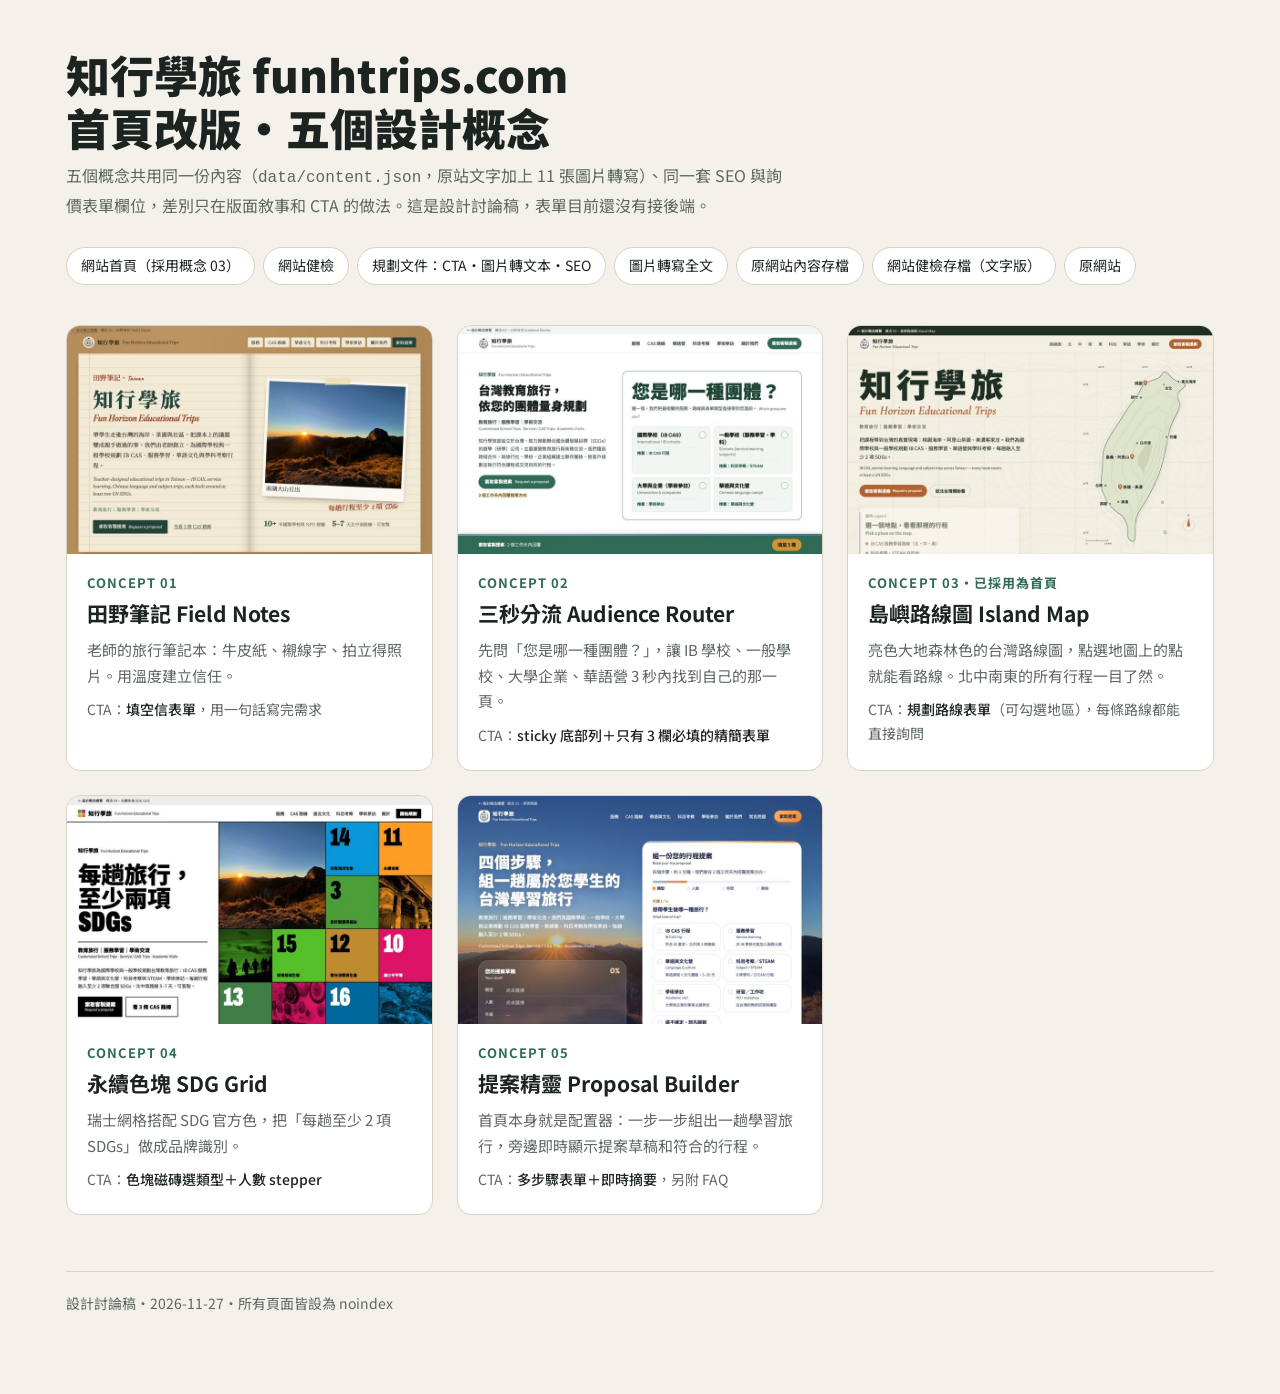
<file: design/index.html>
<!doctype html>
<html lang="zh-Hant-TW">
<head>
<meta charset="utf-8">
<meta name="viewport" content="width=device-width, initial-scale=1">
<meta name="robots" content="noindex, nofollow">
<title>知行學旅改版・設計概念總覽</title>
<link rel="preconnect" href="https://fonts.googleapis.com">
<link rel="stylesheet" href="https://fonts.googleapis.com/css2?family=Noto+Sans+TC:wght@400;500;700;900&display=swap">
<style>
:root{--bg:#f4f1ea;--fg:#1c2421;--muted:#5d6763;--line:#d9d3c5;--card:#fff;--accent:#2f6b55}
@media (prefers-color-scheme:dark){:root{--bg:#141816;--fg:#e8ece9;--muted:#9aa5a0;--line:#2b322f;--card:#1c211f;--accent:#7cc3a5}}
*{box-sizing:border-box}
body{margin:0;background:var(--bg);color:var(--fg);font:16px/1.7 "Noto Sans TC",system-ui,sans-serif}
.wrap{max-width:1180px;margin:0 auto;padding:48px 16px 80px}
h1{font-size:clamp(28px,5vw,44px);line-height:1.2;margin:0 0 8px;font-weight:900}
.lede{color:var(--muted);max-width:720px;margin:0 0 28px}
.pills{display:flex;flex-wrap:wrap;gap:8px;margin:0 0 40px;padding:0;list-style:none}
.pills a{display:inline-block;padding:6px 14px;border:1px solid var(--line);border-radius:999px;color:var(--fg);text-decoration:none;font-size:14px;background:var(--card)}
.pills a:hover{border-color:var(--accent);color:var(--accent)}
.grid{display:grid;grid-template-columns:repeat(auto-fill,minmax(320px,1fr));gap:24px}
.card{background:var(--card);border:1px solid var(--line);border-radius:14px;overflow:hidden;display:flex;flex-direction:column;color:inherit;text-decoration:none;transition:transform .15s,box-shadow .15s}
.card:hover{transform:translateY(-3px);box-shadow:0 12px 30px rgba(0,0,0,.08)}
.thumb{aspect-ratio:16/10;background:var(--line);overflow:hidden}
.thumb img{width:100%;height:100%;object-fit:cover;object-position:top;display:block}
.body{padding:18px 20px 22px}
.num{font-size:13px;color:var(--accent);font-weight:700;letter-spacing:.08em}
.card h2{margin:2px 0 6px;font-size:21px}
.card p{margin:0 0 10px;color:var(--muted);font-size:15px}
.cta{font-size:14px;color:var(--muted)}
.cta b{color:var(--fg);font-weight:500}
footer{margin-top:56px;color:var(--muted);font-size:14px;border-top:1px solid var(--line);padding-top:20px}
</style>
</head>
<body>
<div class="wrap">
  <h1>知行學旅 funhtrips.com<br>首頁改版・五個設計概念</h1>
  <p class="lede">五個概念共用同一份內容（<code>data/content.json</code>，原站文字加上 11 張圖片轉寫）、同一套 SEO 與詢價表單欄位，差別只在版面敘事和 CTA 的做法。這是設計討論稿，表單目前還沒有接後端。</p>
  <ul class="pills">
    <li><a href="../">網站首頁（採用概念 03）</a></li>
    <li><a href="../plan/">網站健檢</a></li>
    <li><a href="docs/plan.md">規劃文件：CTA・圖片轉文本・SEO</a></li>
    <li><a href="source/image-text.md">圖片轉寫全文</a></li>
    <li><a href="source/original-site.md">原網站內容存檔</a></li>
    <li><a href="source/review.md">網站健檢存檔（文字版）</a></li>
    <li><a href="https://funhtrips.com/" rel="noopener">原網站</a></li>
  </ul>
  <div class="grid">
    <a class="card" href="concepts/01-field-notes/">
      <div class="thumb"><img src="assets/thumbs/01-field-notes.jpg" alt="概念 01 田野筆記首頁截圖" loading="lazy"></div>
      <div class="body"><div class="num">CONCEPT 01</div><h2>田野筆記 Field Notes</h2>
      <p>老師的旅行筆記本：牛皮紙、襯線字、拍立得照片。用溫度建立信任。</p>
      <div class="cta">CTA：<b>填空信表單</b>，用一句話寫完需求</div></div>
    </a>
    <a class="card" href="concepts/02-audience-router/">
      <div class="thumb"><img src="assets/thumbs/02-audience-router.jpg" alt="概念 02 三秒分流首頁截圖" loading="lazy"></div>
      <div class="body"><div class="num">CONCEPT 02</div><h2>三秒分流 Audience Router</h2>
      <p>先問「您是哪一種團體？」，讓 IB 學校、一般學校、大學企業、華語營 3 秒內找到自己的那一頁。</p>
      <div class="cta">CTA：<b>sticky 底部列＋只有 3 欄必填的精簡表單</b></div></div>
    </a>
    <a class="card" href="concepts/03-island-map/">
      <div class="thumb"><img src="assets/thumbs/03-island-map.jpg" alt="概念 03 島嶼路線圖首頁截圖" loading="lazy"></div>
      <div class="body"><div class="num">CONCEPT 03・已採用為首頁</div><h2>島嶼路線圖 Island Map</h2>
      <p>亮色大地森林色的台灣路線圖，點選地圖上的點就能看路線。北中南東的所有行程一目了然。</p>
      <div class="cta">CTA：<b>規劃路線表單</b>（可勾選地區），每條路線都能直接詢問</div></div>
    </a>
    <a class="card" href="concepts/04-sdg-grid/">
      <div class="thumb"><img src="assets/thumbs/04-sdg-grid.jpg" alt="概念 04 永續色塊首頁截圖" loading="lazy"></div>
      <div class="body"><div class="num">CONCEPT 04</div><h2>永續色塊 SDG Grid</h2>
      <p>瑞士網格搭配 SDG 官方色，把「每趟至少 2 項 SDGs」做成品牌識別。</p>
      <div class="cta">CTA：<b>色塊磁磚選類型＋人數 stepper</b></div></div>
    </a>
    <a class="card" href="concepts/05-proposal-builder/">
      <div class="thumb"><img src="assets/thumbs/05-proposal-builder.jpg" alt="概念 05 提案精靈首頁截圖" loading="lazy"></div>
      <div class="body"><div class="num">CONCEPT 05</div><h2>提案精靈 Proposal Builder</h2>
      <p>首頁本身就是配置器：一步一步組出一趟學習旅行，旁邊即時顯示提案草稿和符合的行程。</p>
      <div class="cta">CTA：<b>多步驟表單＋即時摘要</b>，另附 FAQ</div></div>
    </a>
  </div>
  <footer>設計討論稿・2026-11-27・所有頁面皆設為 noindex</footer>
</div>
</body>
</html>
</file>
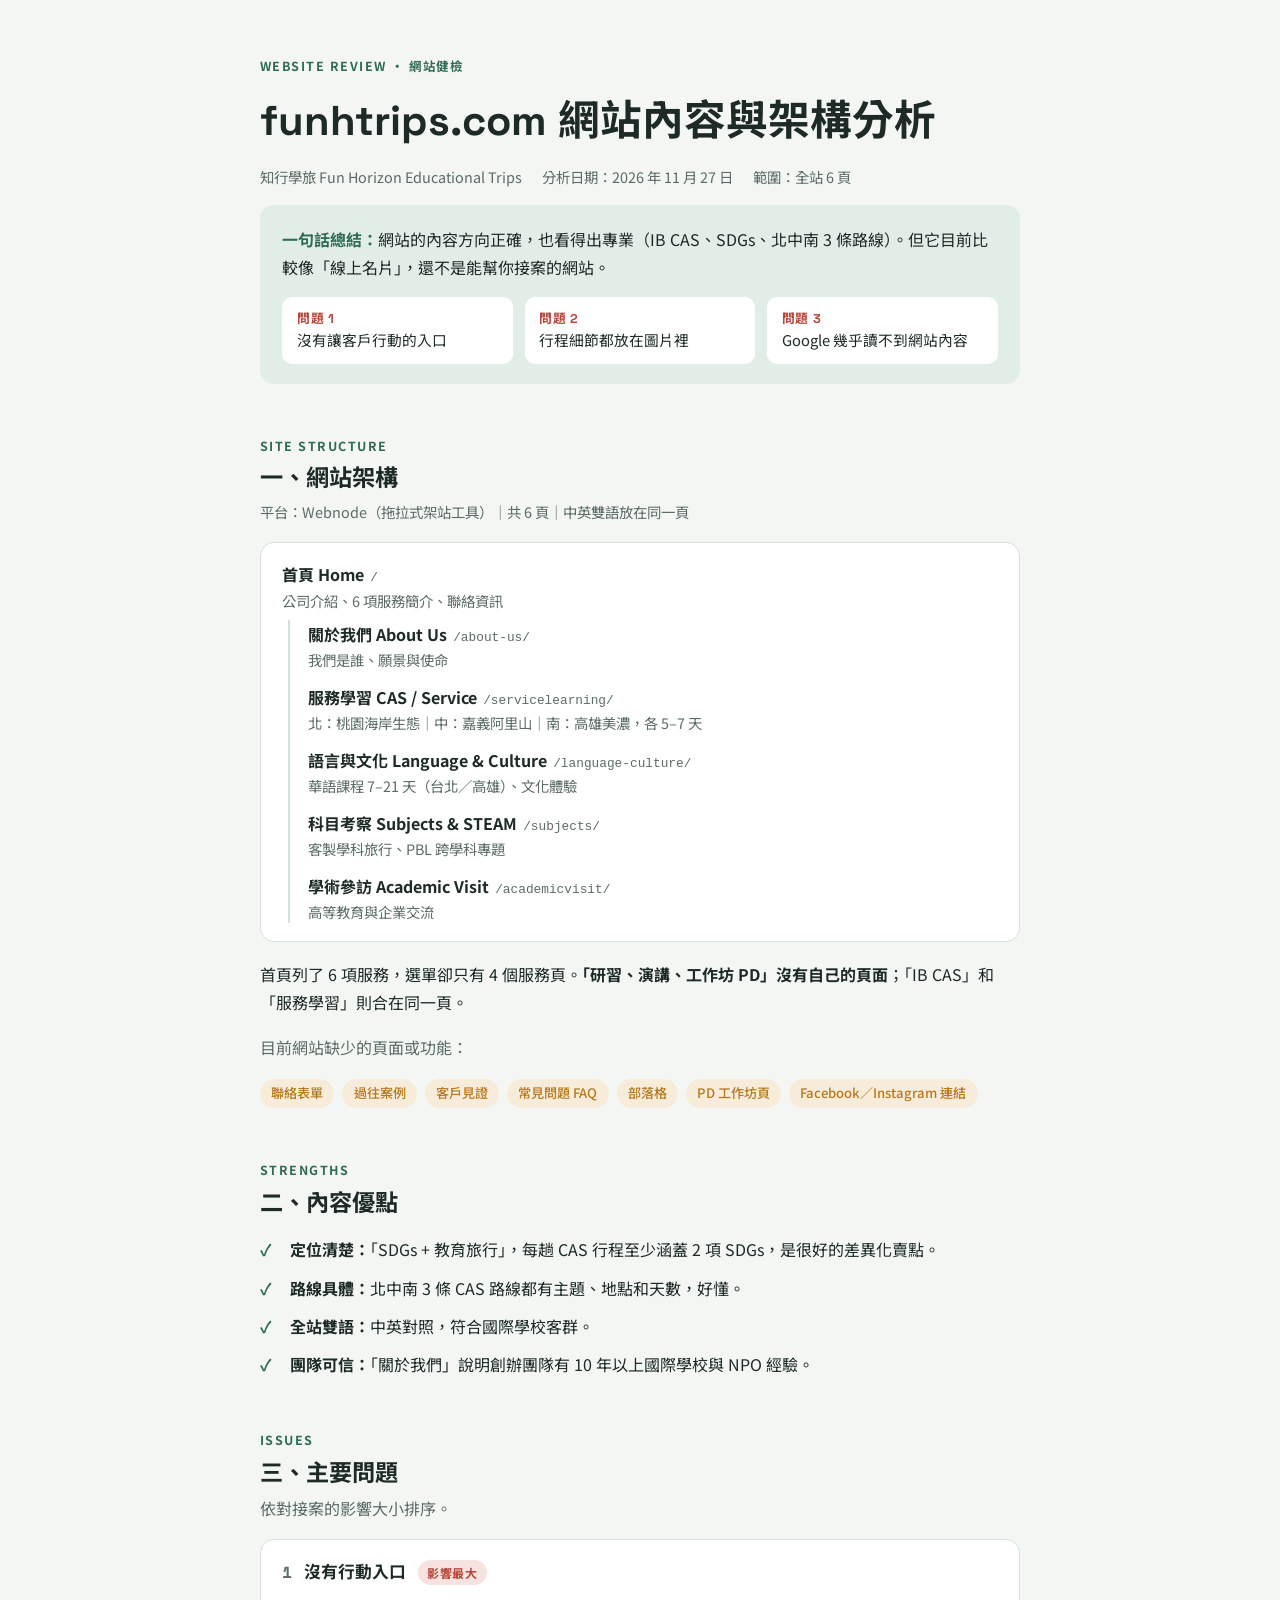
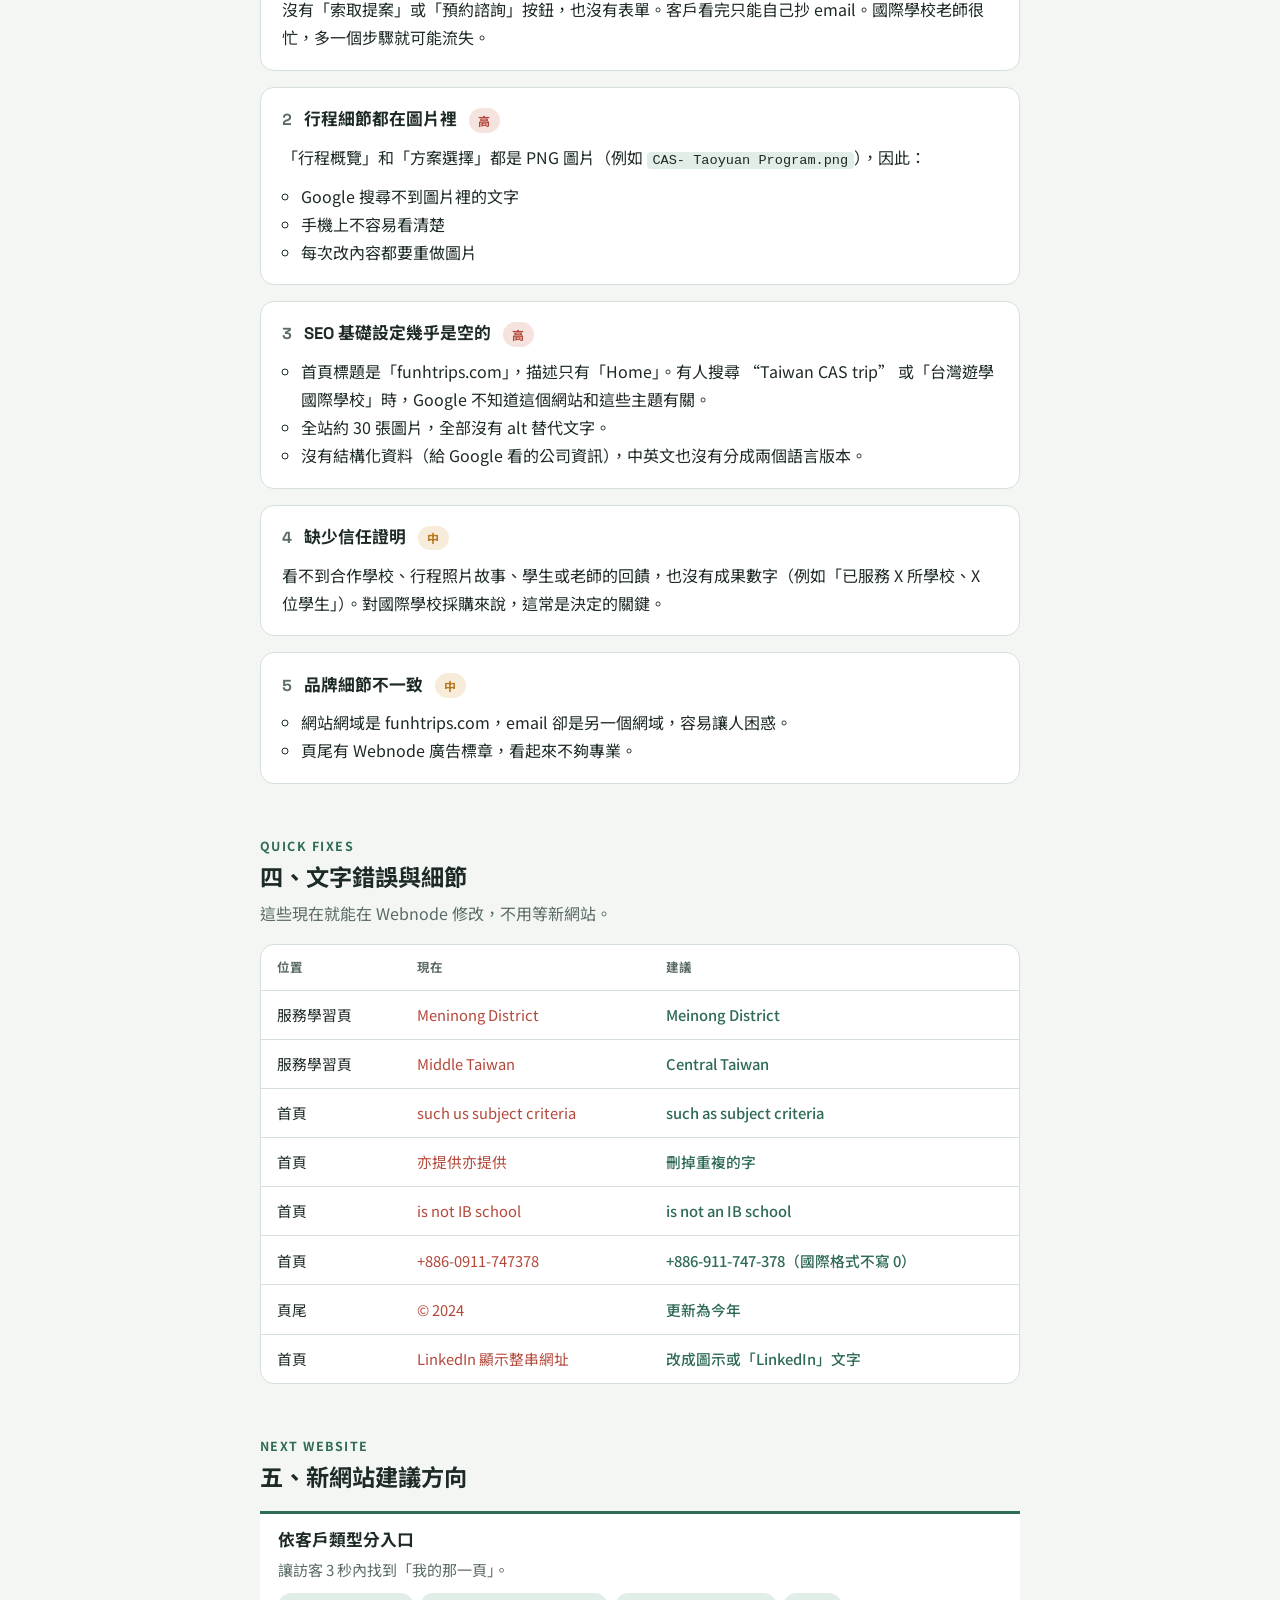
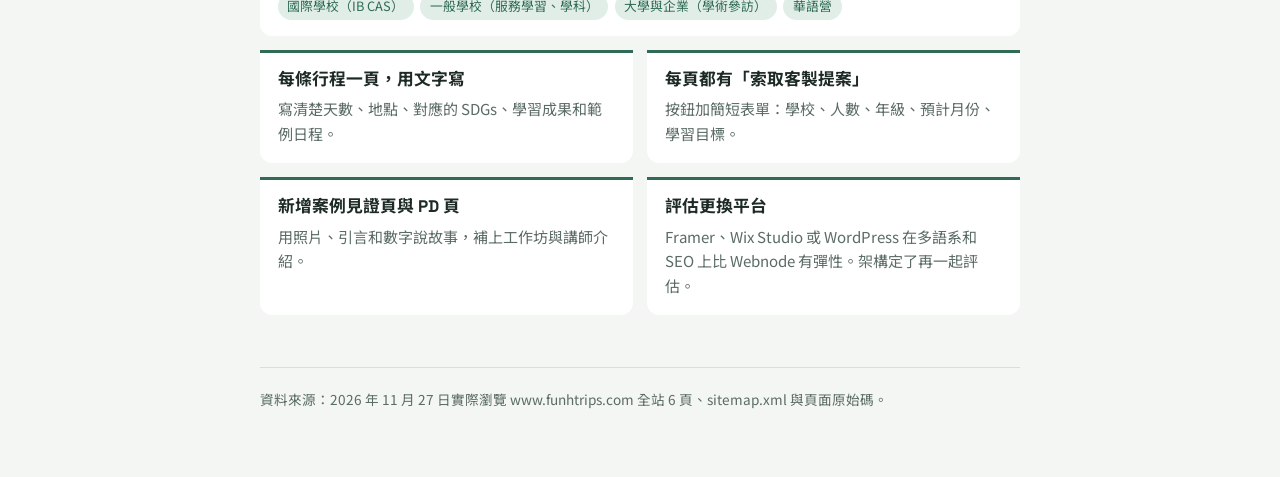
<file: plan/index.html>
<!doctype html>
<html lang="zh-Hant-TW">
<head>
<meta charset="utf-8">
<meta name="viewport" content="width=device-width, initial-scale=1, viewport-fit=cover">
<meta name="robots" content="noindex, nofollow">
<title>funhtrips.com 網站健檢</title>
<meta name="claude:viewport-fit-sides" content="cover">
<link rel="stylesheet" href="https://fonts.googleapis.com/css2?family=Noto+Sans+TC:wght@400;500;700&family=Space+Grotesk:wght@500;700&display=swap">
<style>
/* Layout: single readable column; site map as an indented tree; issues as a ranked list with severity chips */
:root {
  --bg: #f3f6f3;
  --surface: #ffffff;
  --fg: #1d2a26;
  --muted: #5b6b65;
  --line: #d6e0da;
  --accent: #2f6b55;      /* forest green */
  --accent-soft: #e1eee7;
  --sun: #b7791f;         /* Alishan tea-field amber */
  --sun-soft: #f7ecd9;
  --high: #b4473a;
  --high-soft: #f6e2de;
  --ok: #2f6b55;
  --font-body: "Noto Sans TC", "PingFang TC", "Microsoft JhengHei", system-ui, sans-serif;
  --font-display: "Space Grotesk", "Noto Sans TC", "PingFang TC", sans-serif;
}
@media (prefers-color-scheme: dark) {
  :root:not([data-theme="light"]) {
    --bg: #121a17; --surface: #1a2420; --fg: #e4ece8; --muted: #9aaba4; --line: #2c3a35;
    --accent: #7cc3a5; --accent-soft: #1f3a2f; --sun: #e0b062; --sun-soft: #3a2e1b;
    --high: #ee8a7c; --high-soft: #3d2420; --ok: #7cc3a5; color-scheme: dark;
  }
}
:root[data-theme="dark"] {
  --bg: #121a17; --surface: #1a2420; --fg: #e4ece8; --muted: #9aaba4; --line: #2c3a35;
  --accent: #7cc3a5; --accent-soft: #1f3a2f; --sun: #e0b062; --sun-soft: #3a2e1b;
  --high: #ee8a7c; --high-soft: #3d2420; --ok: #7cc3a5; color-scheme: dark;
}
* { box-sizing: border-box; }
body {
  background: var(--bg); color: var(--fg);
  font-family: var(--font-body); font-size: 16px; line-height: 1.75;
  padding-left: max(16px, env(safe-area-inset-left, 0px));
  padding-right: max(16px, env(safe-area-inset-right, 0px));
  padding-block: 0 4rem;
}
.wrap { max-width: 760px; margin: 0 auto; display: flex; flex-direction: column; gap: 3.25rem; }
h1, h2, h3 { font-family: var(--font-display); line-height: 1.3; text-wrap: balance; margin: 0; }
h1 { font-size: clamp(1.9rem, 5vw, 2.6rem); }
h2 { font-size: 1.45rem; }
h3 { font-size: 1.05rem; }
p { margin: 0; }
a { color: var(--accent); }
.eyebrow { font-size: .78rem; letter-spacing: .12em; text-transform: uppercase; color: var(--accent); font-weight: 700; }
section { display: flex; flex-direction: column; gap: 1.1rem; }
.section-head { display: flex; flex-direction: column; gap: .35rem; }
.lede { color: var(--muted); }

/* Header */
header { padding-top: 3rem; display: flex; flex-direction: column; gap: 1rem; }
.meta { display: flex; flex-wrap: wrap; gap: .5rem 1.25rem; color: var(--muted); font-size: .9rem; }
.verdict {
  background: var(--accent-soft); border-radius: 14px; padding: 1.25rem 1.4rem;
  display: flex; flex-direction: column; gap: .6rem;
}
.verdict strong { color: var(--accent); }
.three { display: grid; grid-template-columns: repeat(3, minmax(0, 1fr)); gap: .75rem; margin-top: .4rem; }
.three div { background: var(--surface); border-radius: 10px; padding: .75rem .9rem; font-size: .92rem; line-height: 1.55; }
.three b { display: block; font-family: var(--font-display); color: var(--high); font-size: .8rem; letter-spacing: .06em; }
@media (max-width: 620px) { .three { grid-template-columns: 1fr; } }

/* Site tree */
.tree { background: var(--surface); border: 1px solid var(--line); border-radius: 14px; padding: 1.1rem 1.3rem; overflow-x: auto; }
.tree ul { list-style: none; margin: 0; padding: 0; }
.tree > ul > li > ul { margin-left: .4rem; border-left: 2px solid var(--line); padding-left: 1.1rem; margin-top: .5rem; display: flex; flex-direction: column; gap: .7rem; }
.node-name { font-weight: 700; }
.node-url { font-family: ui-monospace, Menlo, monospace; font-size: .8rem; color: var(--muted); margin-left: .4rem; }
.node-note { display: block; color: var(--muted); font-size: .9rem; line-height: 1.55; }
.platform { font-size: .9rem; color: var(--muted); }
.gaps { display: flex; flex-wrap: wrap; gap: .5rem; }
.chip { display: inline-block; font-size: .82rem; padding: .2rem .7rem; border-radius: 999px; background: var(--sun-soft); color: var(--sun); font-weight: 500; }

/* Strengths */
.checks { list-style: none; margin: 0; padding: 0; display: flex; flex-direction: column; gap: .65rem; }
.checks li { display: grid; grid-template-columns: 1.4rem minmax(0, 1fr); gap: .5rem; }
.checks li::before { content: "✓"; color: var(--ok); font-weight: 700; }

/* Issues */
.issues { list-style: none; margin: 0; padding: 0; display: flex; flex-direction: column; gap: 1rem; }
.issue { background: var(--surface); border: 1px solid var(--line); border-radius: 14px; padding: 1.15rem 1.3rem; display: flex; flex-direction: column; gap: .55rem; }
.issue-top { display: flex; flex-wrap: wrap; align-items: center; gap: .5rem .75rem; }
.rank { font-family: var(--font-display); font-weight: 700; color: var(--muted); font-variant-numeric: tabular-nums; }
.sev { font-size: .75rem; font-weight: 700; padding: .12rem .6rem; border-radius: 999px; letter-spacing: .04em; }
.sev.high { background: var(--high-soft); color: var(--high); }
.sev.mid { background: var(--sun-soft); color: var(--sun); }
.issue ul { margin: 0; padding-left: 1.2rem; }
.issue p, .issue li { color: var(--fg); }
code { font-family: ui-monospace, Menlo, monospace; font-size: .85em; background: var(--accent-soft); padding: .05rem .35rem; border-radius: 4px; }

/* Table */
.table-box { overflow-x: auto; border: 1px solid var(--line); border-radius: 14px; background: var(--surface); }
table { width: 100%; border-collapse: collapse; font-size: .92rem; min-width: 520px; }
th, td { text-align: left; padding: .7rem 1rem; border-bottom: 1px solid var(--line); vertical-align: top; }
th { font-size: .78rem; letter-spacing: .08em; color: var(--muted); font-weight: 700; }
tr:last-child td { border-bottom: 0; }
td.now { color: var(--high); }
td.fix { color: var(--ok); font-weight: 500; }
.note { font-size: .92rem; color: var(--muted); }

/* Recommendations */
.recs { display: grid; grid-template-columns: repeat(2, minmax(0, 1fr)); gap: .9rem; }
.rec { border-top: 3px solid var(--accent); background: var(--surface); border-radius: 0 0 12px 12px; padding: 1rem 1.1rem; display: flex; flex-direction: column; gap: .4rem; }
.rec p { font-size: .94rem; color: var(--muted); line-height: 1.65; }
.rec.wide { grid-column: 1 / -1; }
@media (max-width: 620px) { .recs { grid-template-columns: 1fr; } }
.audiences { display: flex; flex-wrap: wrap; gap: .4rem; margin-top: .2rem; }
.audiences span { font-size: .8rem; background: var(--accent-soft); color: var(--accent); padding: .15rem .6rem; border-radius: 999px; }

footer { color: var(--muted); font-size: .85rem; border-top: 1px solid var(--line); padding-top: 1.25rem; }
</style>
</head>
<body>

<div class="wrap">

  <header>
    <span class="eyebrow">Website Review · 網站健檢</span>
    <h1>funhtrips.com 網站內容與架構分析</h1>
    <div class="meta">
      <span>知行學旅 Fun Horizon Educational Trips</span>
      <span>分析日期：2026 年 11 月 27 日</span>
      <span>範圍：全站 6 頁</span>
    </div>
    <div class="verdict">
      <p><strong>一句話總結：</strong>網站的內容方向正確，也看得出專業（IB CAS、SDGs、北中南 3 條路線）。但它目前比較像「線上名片」，還不是能幫你接案的網站。</p>
      <div class="three">
        <div><b>問題 1</b>沒有讓客戶行動的入口</div>
        <div><b>問題 2</b>行程細節都放在圖片裡</div>
        <div><b>問題 3</b>Google 幾乎讀不到網站內容</div>
      </div>
    </div>
  </header>

  <section>
    <div class="section-head">
      <span class="eyebrow">Site Structure</span>
      <h2>一、網站架構</h2>
      <p class="platform">平台：Webnode（拖拉式架站工具）｜共 6 頁｜中英雙語放在同一頁</p>
    </div>
    <div class="tree">
      <ul>
        <li><span class="node-name">首頁 Home</span><span class="node-url">/</span>
          <span class="node-note">公司介紹、6 項服務簡介、聯絡資訊</span>
          <ul>
            <li><span class="node-name">關於我們 About Us</span><span class="node-url">/about-us/</span>
              <span class="node-note">我們是誰、願景與使命</span></li>
            <li><span class="node-name">服務學習 CAS / Service</span><span class="node-url">/servicelearning/</span>
              <span class="node-note">北：桃園海岸生態｜中：嘉義阿里山｜南：高雄美濃，各 5–7 天</span></li>
            <li><span class="node-name">語言與文化 Language &amp; Culture</span><span class="node-url">/language-culture/</span>
              <span class="node-note">華語課程 7–21 天（台北／高雄）、文化體驗</span></li>
            <li><span class="node-name">科目考察 Subjects &amp; STEAM</span><span class="node-url">/subjects/</span>
              <span class="node-note">客製學科旅行、PBL 跨學科專題</span></li>
            <li><span class="node-name">學術參訪 Academic Visit</span><span class="node-url">/academicvisit/</span>
              <span class="node-note">高等教育與企業交流</span></li>
          </ul>
        </li>
      </ul>
    </div>
    <p>首頁列了 6 項服務，選單卻只有 4 個服務頁。<strong>「研習、演講、工作坊 PD」沒有自己的頁面</strong>；「IB CAS」和「服務學習」則合在同一頁。</p>
    <p class="lede">目前網站缺少的頁面或功能：</p>
    <div class="gaps">
      <span class="chip">聯絡表單</span>
      <span class="chip">過往案例</span>
      <span class="chip">客戶見證</span>
      <span class="chip">常見問題 FAQ</span>
      <span class="chip">部落格</span>
      <span class="chip">PD 工作坊頁</span>
      <span class="chip">Facebook／Instagram 連結</span>
    </div>
  </section>

  <section>
    <div class="section-head">
      <span class="eyebrow">Strengths</span>
      <h2>二、內容優點</h2>
    </div>
    <ul class="checks">
      <li><span><strong>定位清楚：</strong>「SDGs + 教育旅行」，每趟 CAS 行程至少涵蓋 2 項 SDGs，是很好的差異化賣點。</span></li>
      <li><span><strong>路線具體：</strong>北中南 3 條 CAS 路線都有主題、地點和天數，好懂。</span></li>
      <li><span><strong>全站雙語：</strong>中英對照，符合國際學校客群。</span></li>
      <li><span><strong>團隊可信：</strong>「關於我們」說明創辦團隊有 10 年以上國際學校與 NPO 經驗。</span></li>
    </ul>
  </section>

  <section>
    <div class="section-head">
      <span class="eyebrow">Issues</span>
      <h2>三、主要問題</h2>
      <p class="lede">依對接案的影響大小排序。</p>
    </div>
    <ol class="issues">
      <li class="issue">
        <div class="issue-top"><span class="rank">1</span><h3>沒有行動入口</h3><span class="sev high">影響最大</span></div>
        <p>沒有「索取提案」或「預約諮詢」按鈕，也沒有表單。客戶看完只能自己抄 email。國際學校老師很忙，多一個步驟就可能流失。</p>
      </li>
      <li class="issue">
        <div class="issue-top"><span class="rank">2</span><h3>行程細節都在圖片裡</h3><span class="sev high">高</span></div>
        <p>「行程概覽」和「方案選擇」都是 PNG 圖片（例如 <code>CAS- Taoyuan Program.png</code>），因此：</p>
        <ul>
          <li>Google 搜尋不到圖片裡的文字</li>
          <li>手機上不容易看清楚</li>
          <li>每次改內容都要重做圖片</li>
        </ul>
      </li>
      <li class="issue">
        <div class="issue-top"><span class="rank">3</span><h3>SEO 基礎設定幾乎是空的</h3><span class="sev high">高</span></div>
        <ul>
          <li>首頁標題是「funhtrips.com」，描述只有「Home」。有人搜尋 “Taiwan CAS trip” 或「台灣遊學 國際學校」時，Google 不知道這個網站和這些主題有關。</li>
          <li>全站約 30 張圖片，全部沒有 alt 替代文字。</li>
          <li>沒有結構化資料（給 Google 看的公司資訊），中英文也沒有分成兩個語言版本。</li>
        </ul>
      </li>
      <li class="issue">
        <div class="issue-top"><span class="rank">4</span><h3>缺少信任證明</h3><span class="sev mid">中</span></div>
        <p>看不到合作學校、行程照片故事、學生或老師的回饋，也沒有成果數字（例如「已服務 X 所學校、X 位學生」）。對國際學校採購來說，這常是決定的關鍵。</p>
      </li>
      <li class="issue">
        <div class="issue-top"><span class="rank">5</span><h3>品牌細節不一致</h3><span class="sev mid">中</span></div>
        <ul>
          <li>網站網域是 funhtrips.com，email 卻是另一個網域，容易讓人困惑。</li>
          <li>頁尾有 Webnode 廣告標章，看起來不夠專業。</li>
        </ul>
      </li>
    </ol>
  </section>

  <section>
    <div class="section-head">
      <span class="eyebrow">Quick Fixes</span>
      <h2>四、文字錯誤與細節</h2>
      <p class="lede">這些現在就能在 Webnode 修改，不用等新網站。</p>
    </div>
    <div class="table-box">
      <table>
        <thead><tr><th>位置</th><th>現在</th><th>建議</th></tr></thead>
        <tbody>
          <tr><td>服務學習頁</td><td class="now">Meninong District</td><td class="fix">Meinong District</td></tr>
          <tr><td>服務學習頁</td><td class="now">Middle Taiwan</td><td class="fix">Central Taiwan</td></tr>
          <tr><td>首頁</td><td class="now">such us subject criteria</td><td class="fix">such as subject criteria</td></tr>
          <tr><td>首頁</td><td class="now">亦提供亦提供</td><td class="fix">刪掉重複的字</td></tr>
          <tr><td>首頁</td><td class="now">is not IB school</td><td class="fix">is not an IB school</td></tr>
          <tr><td>首頁</td><td class="now">+886-0911-747378</td><td class="fix">+886-911-747-378（國際格式不寫 0）</td></tr>
          <tr><td>頁尾</td><td class="now">© 2024</td><td class="fix">更新為今年</td></tr>
          <tr><td>首頁</td><td class="now">LinkedIn 顯示整串網址</td><td class="fix">改成圖示或「LinkedIn」文字</td></tr>
        </tbody>
      </table>
    </div>
  </section>

  <section>
    <div class="section-head">
      <span class="eyebrow">Next Website</span>
      <h2>五、新網站建議方向</h2>
    </div>
    <div class="recs">
      <div class="rec wide">
        <h3>依客戶類型分入口</h3>
        <p>讓訪客 3 秒內找到「我的那一頁」。</p>
        <div class="audiences">
          <span>國際學校（IB CAS）</span><span>一般學校（服務學習、學科）</span><span>大學與企業（學術參訪）</span><span>華語營</span>
        </div>
      </div>
      <div class="rec">
        <h3>每條行程一頁，用文字寫</h3>
        <p>寫清楚天數、地點、對應的 SDGs、學習成果和範例日程。</p>
      </div>
      <div class="rec">
        <h3>每頁都有「索取客製提案」</h3>
        <p>按鈕加簡短表單：學校、人數、年級、預計月份、學習目標。</p>
      </div>
      <div class="rec">
        <h3>新增案例見證頁與 PD 頁</h3>
        <p>用照片、引言和數字說故事，補上工作坊與講師介紹。</p>
      </div>
      <div class="rec">
        <h3>評估更換平台</h3>
        <p>Framer、Wix Studio 或 WordPress 在多語系和 SEO 上比 Webnode 有彈性。架構定了再一起評估。</p>
      </div>
    </div>
  </section>

  <footer>資料來源：2026 年 11 月 27 日實際瀏覽 www.funhtrips.com 全站 6 頁、sitemap.xml 與頁面原始碼。</footer>
</div>
</body>
</html>
</file>
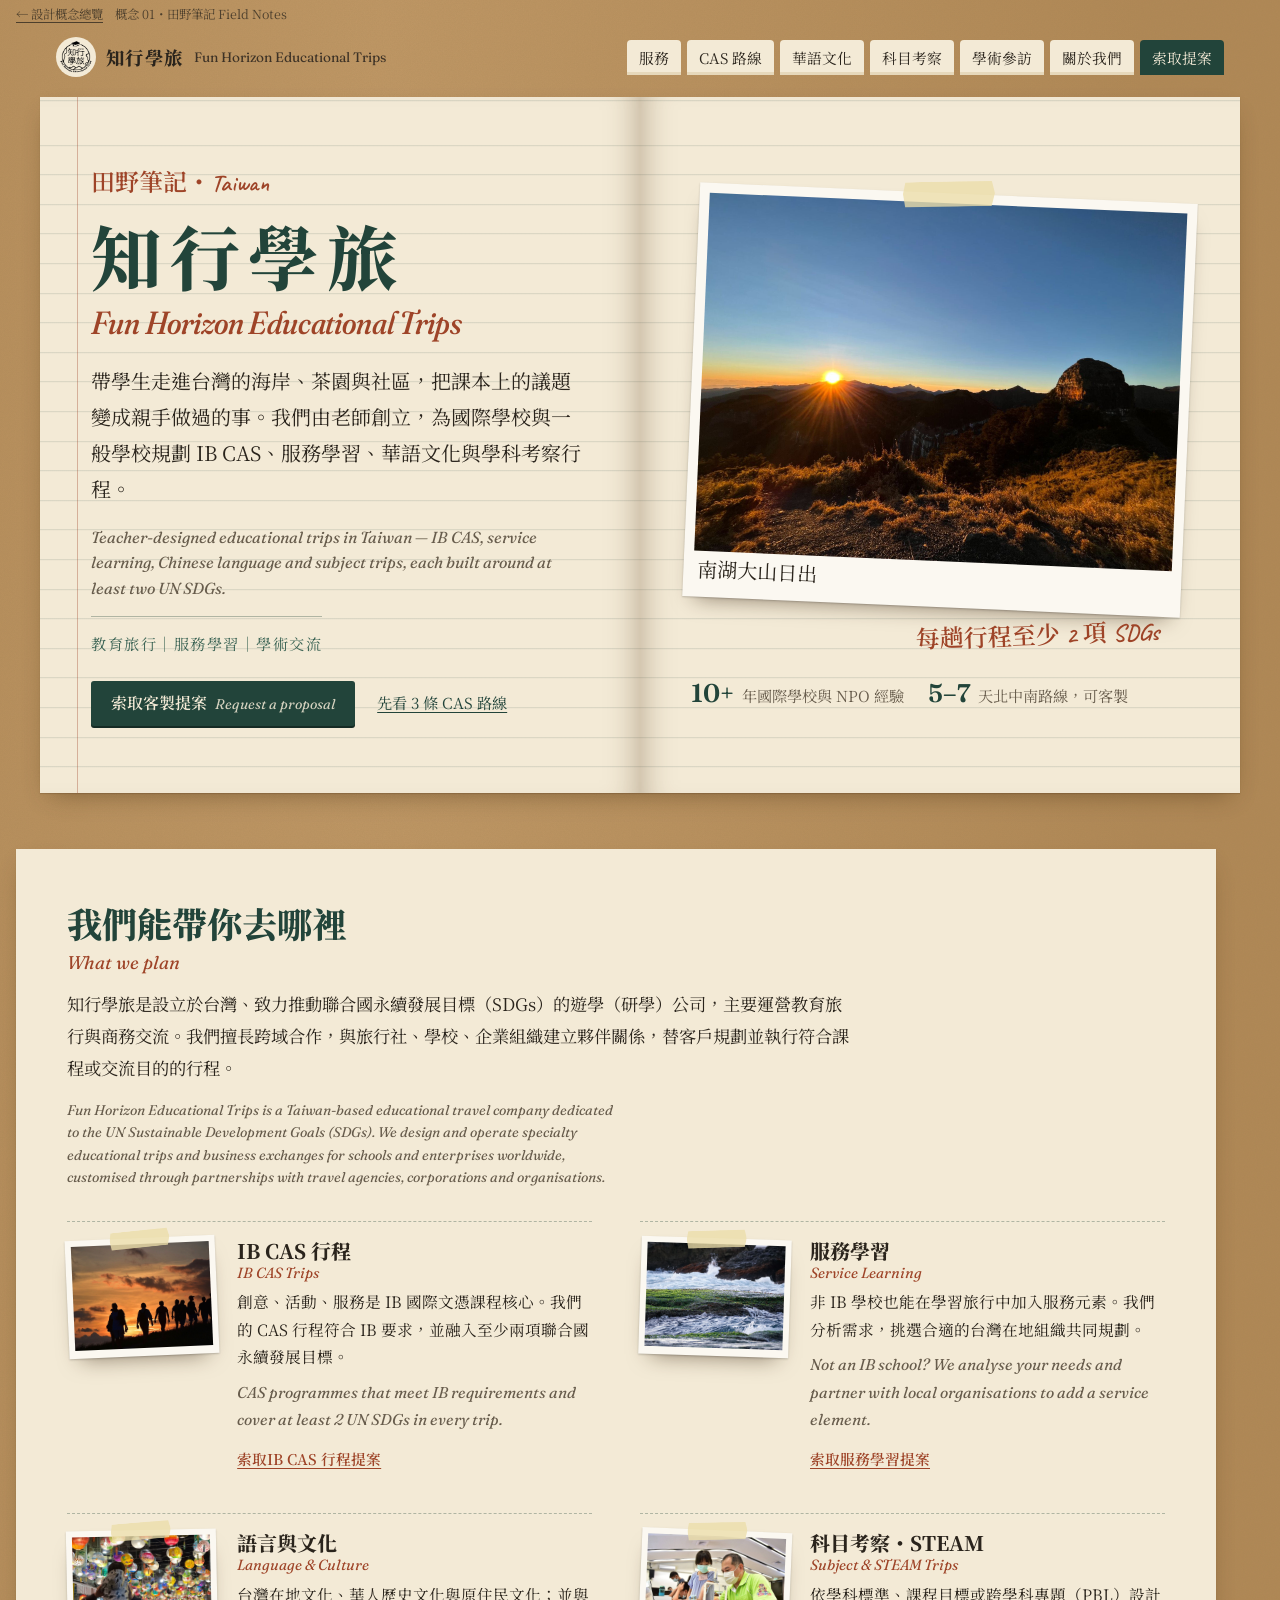
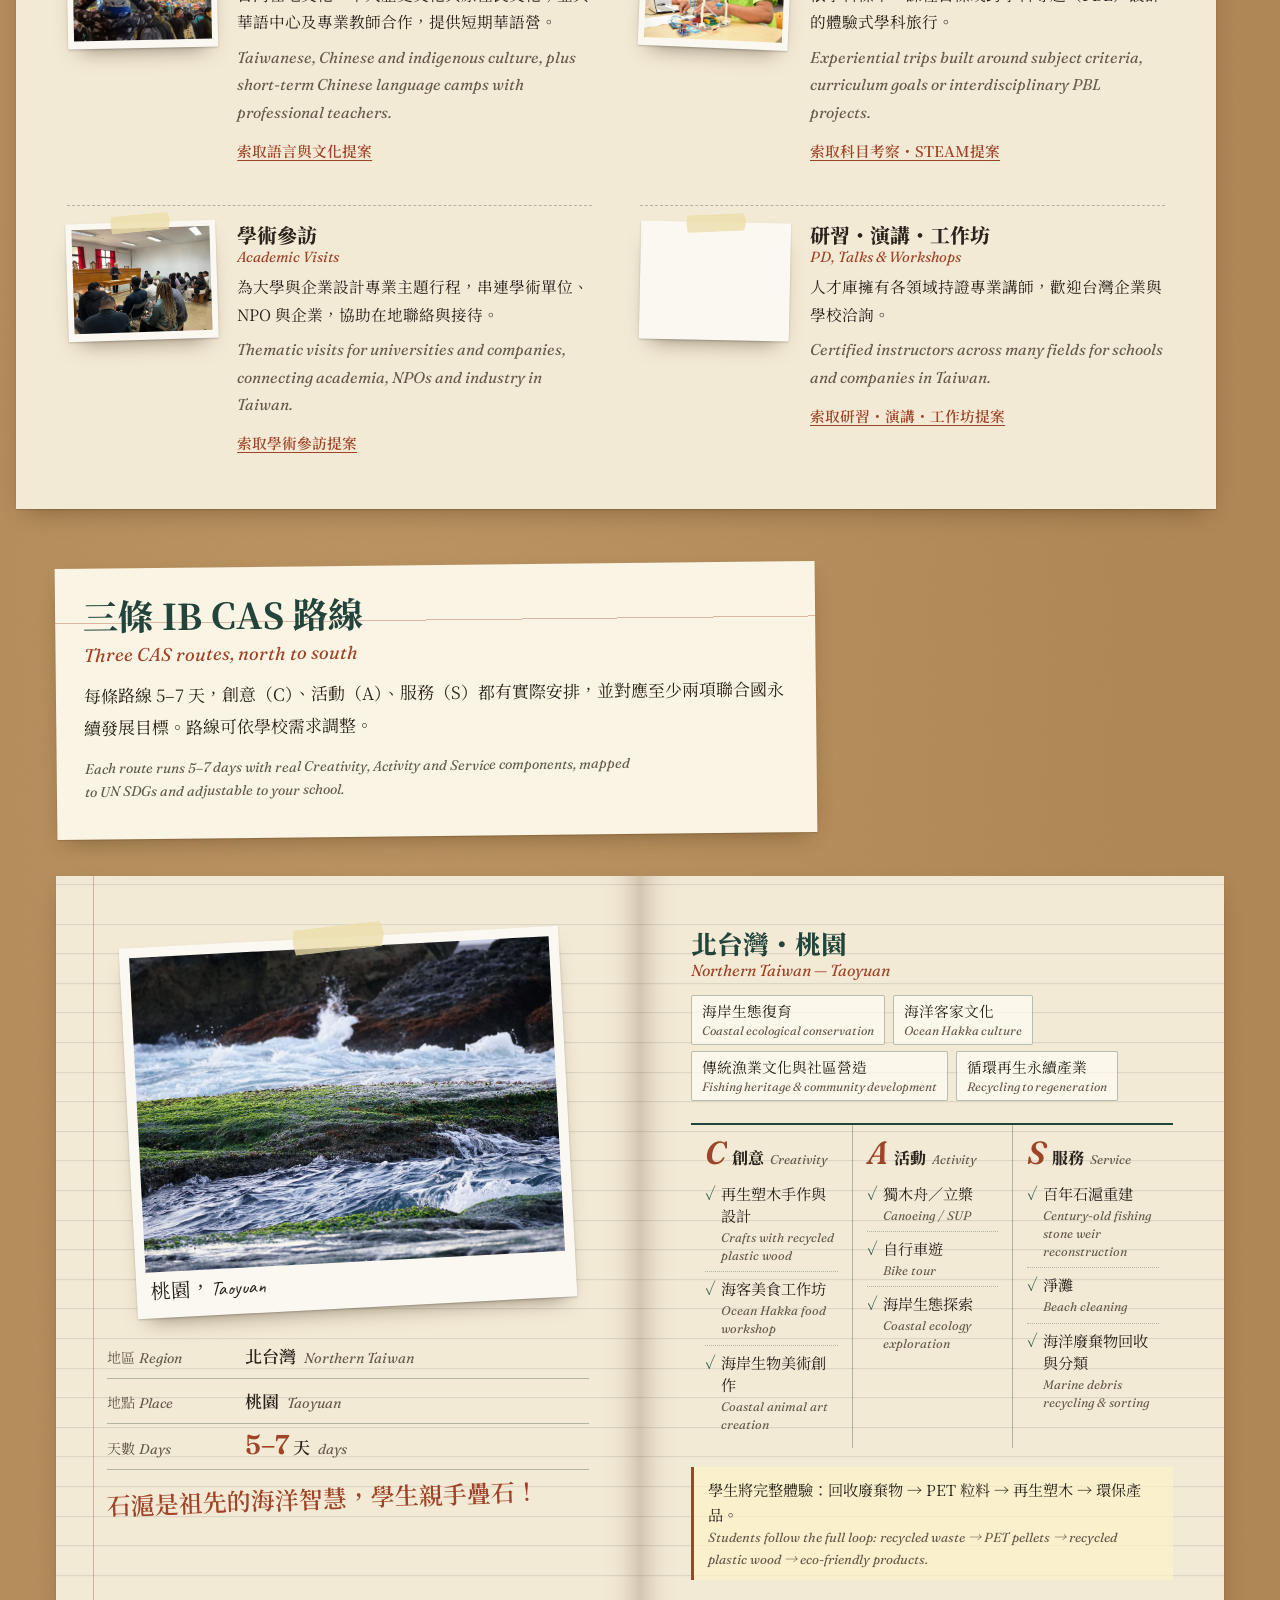
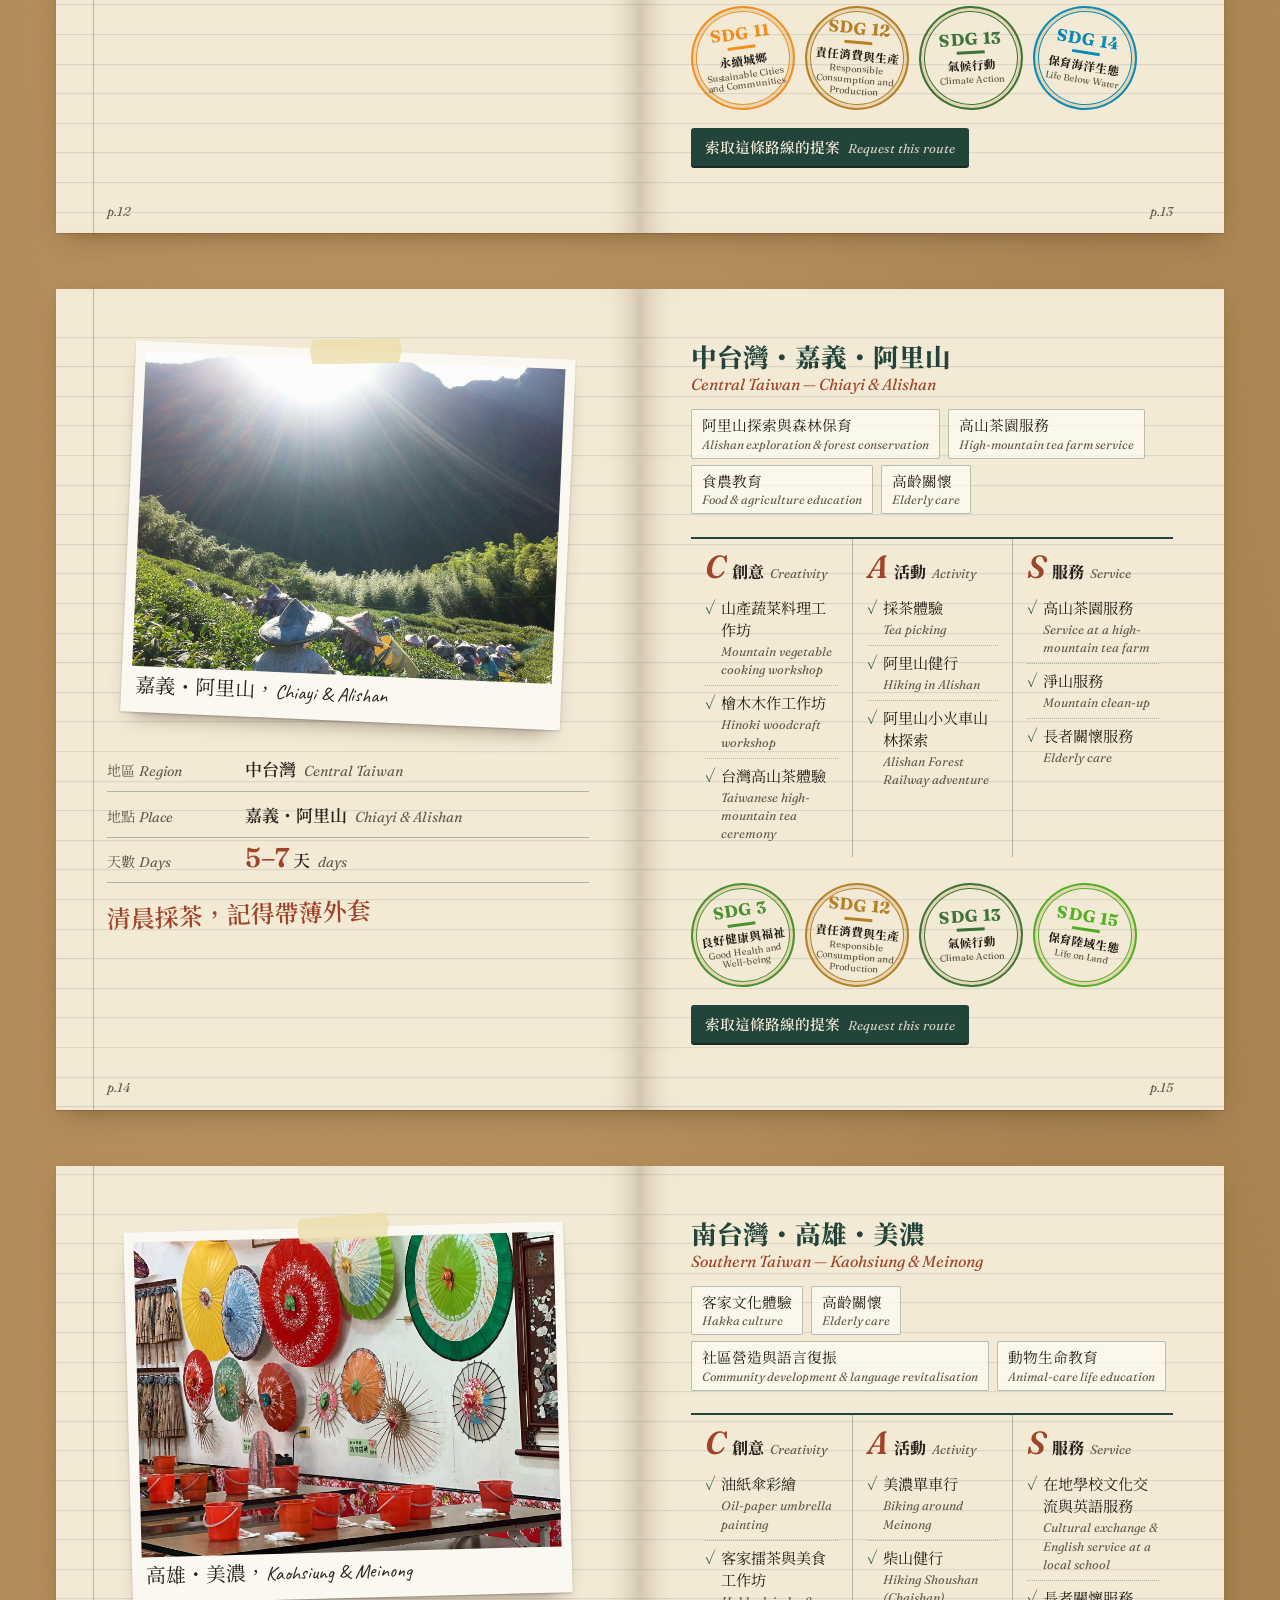
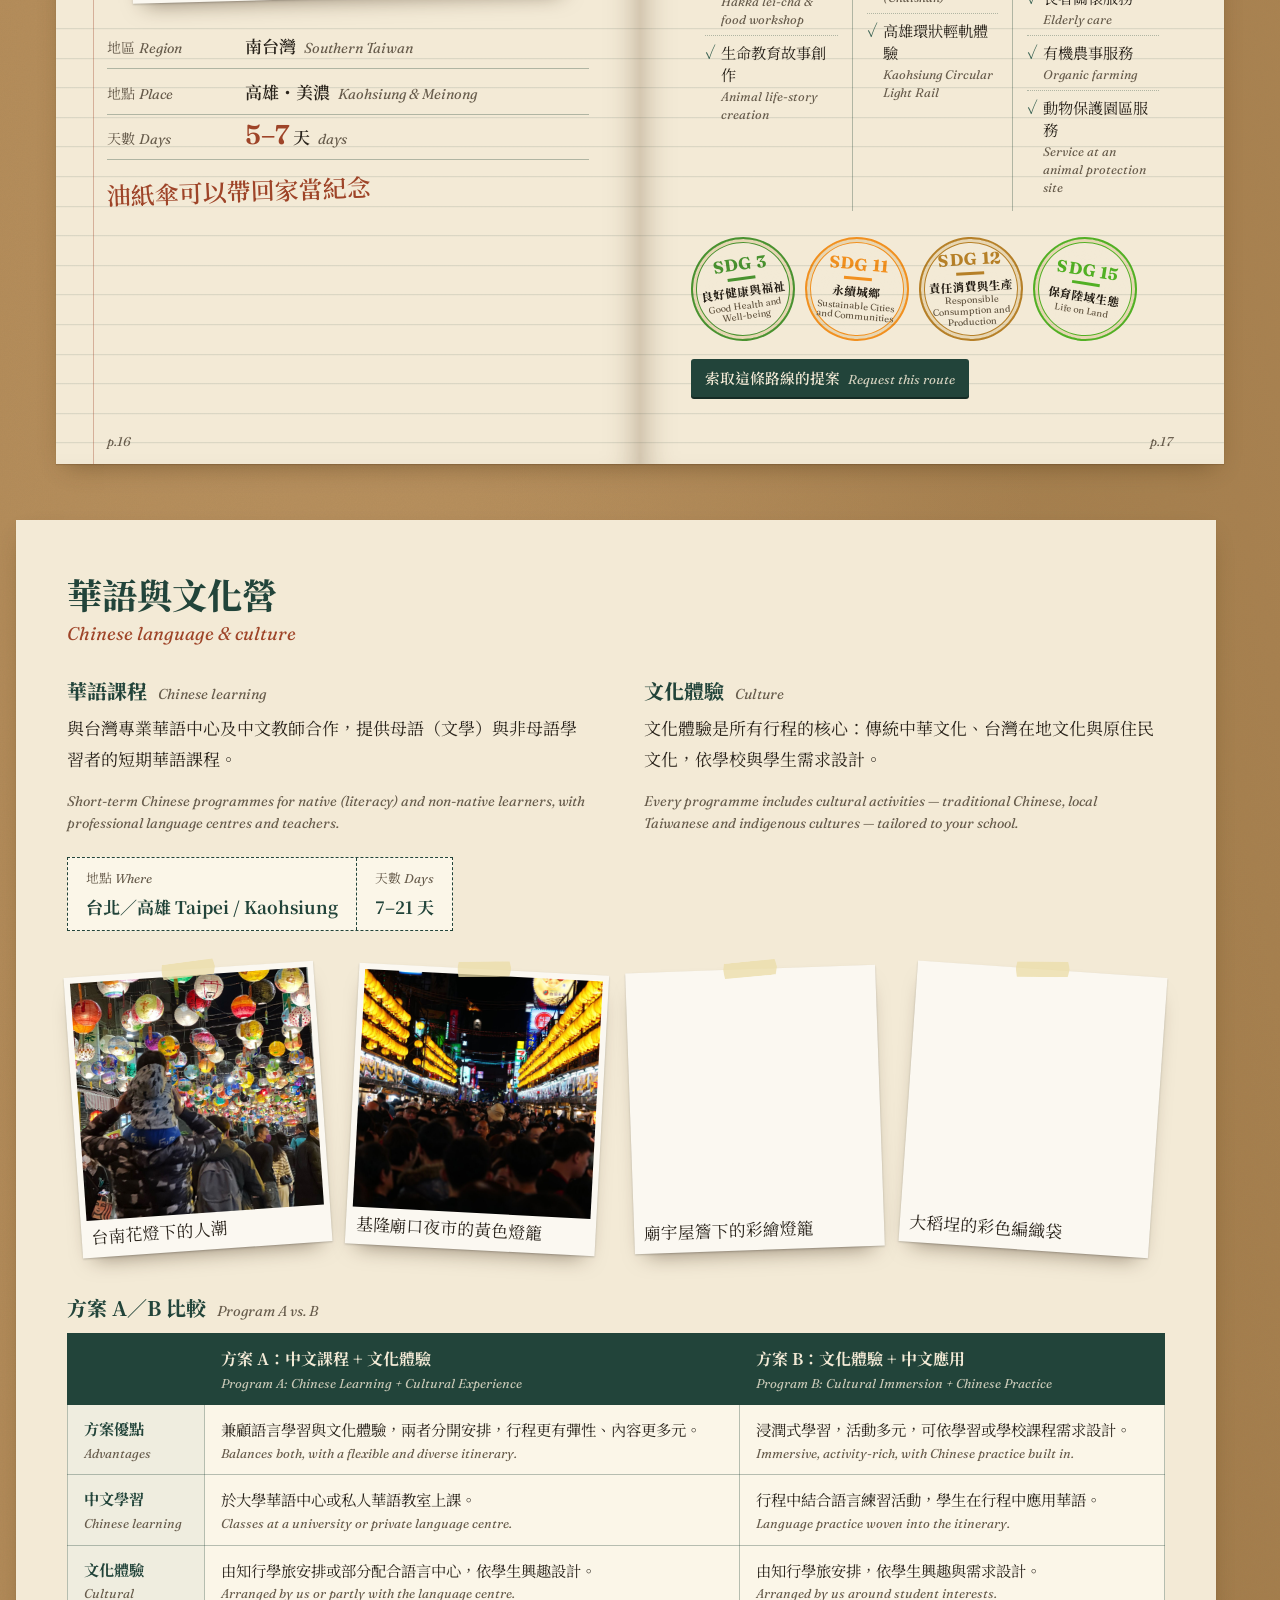
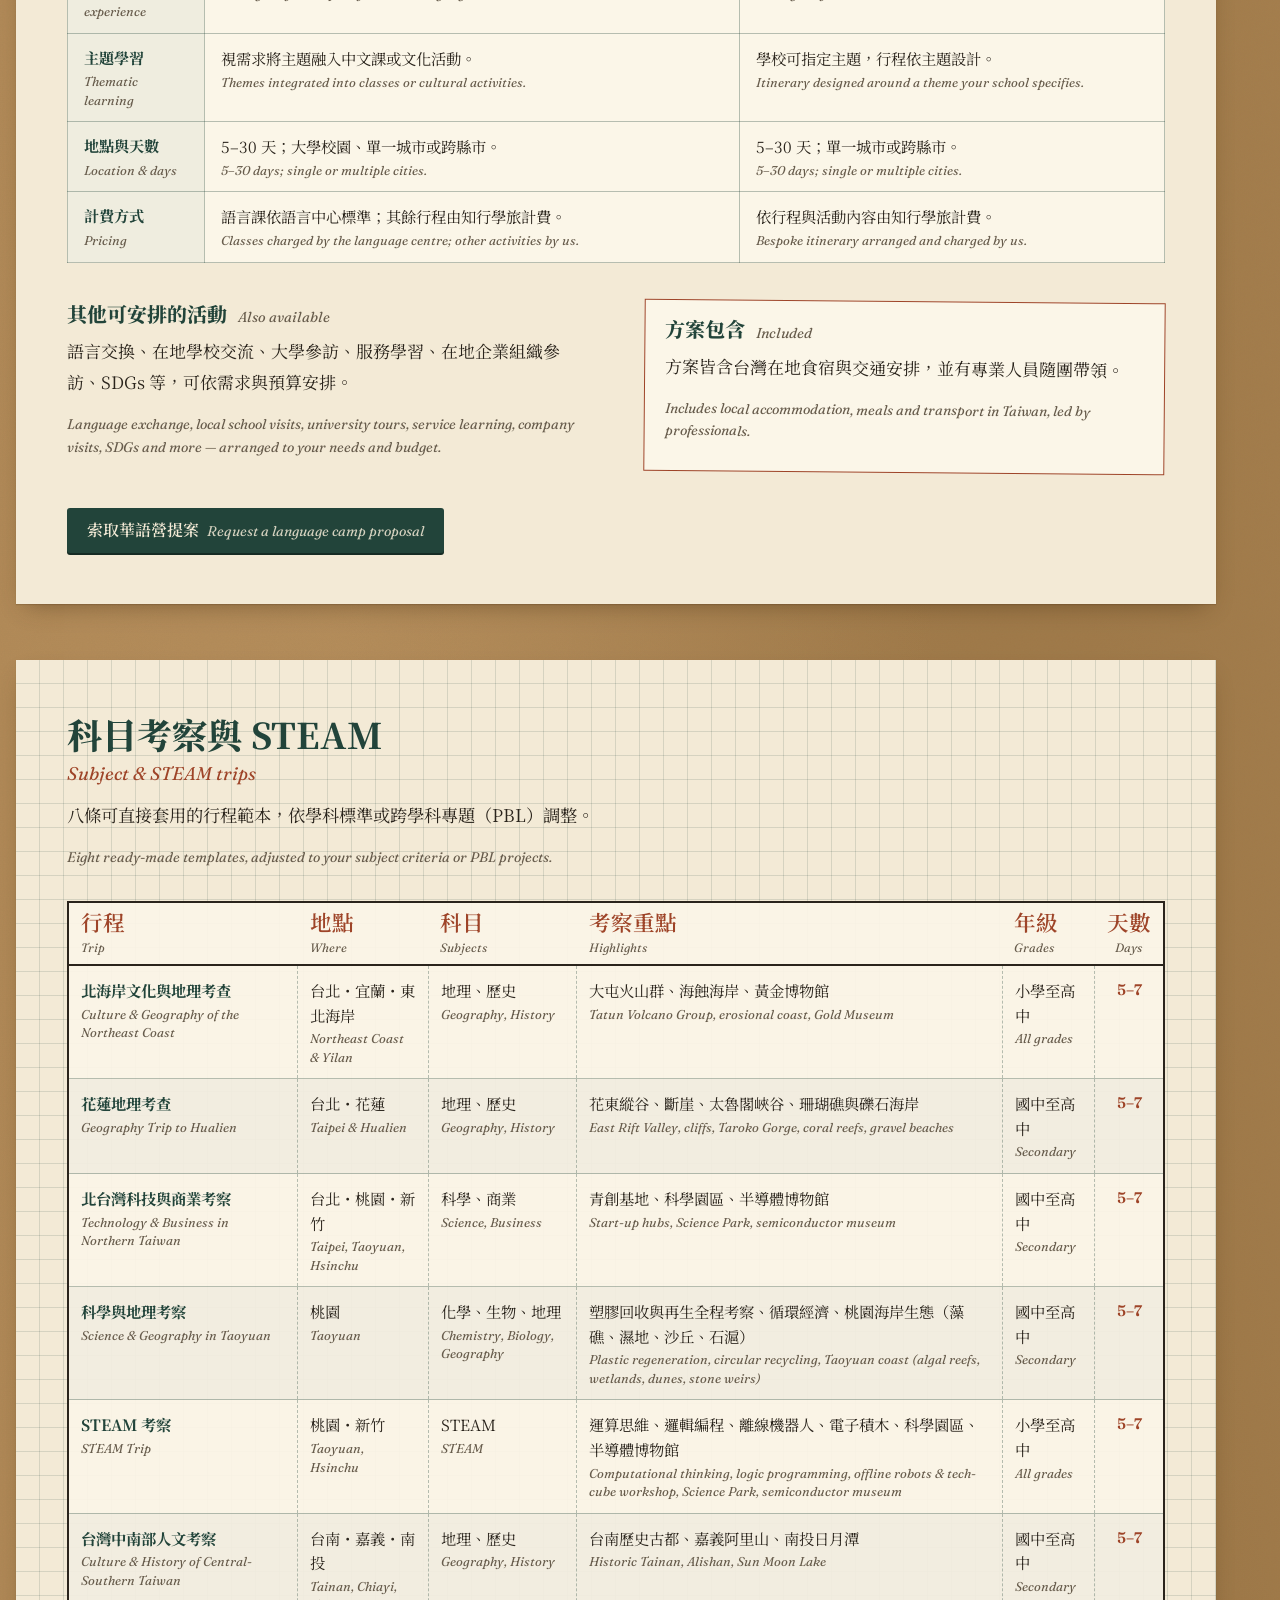
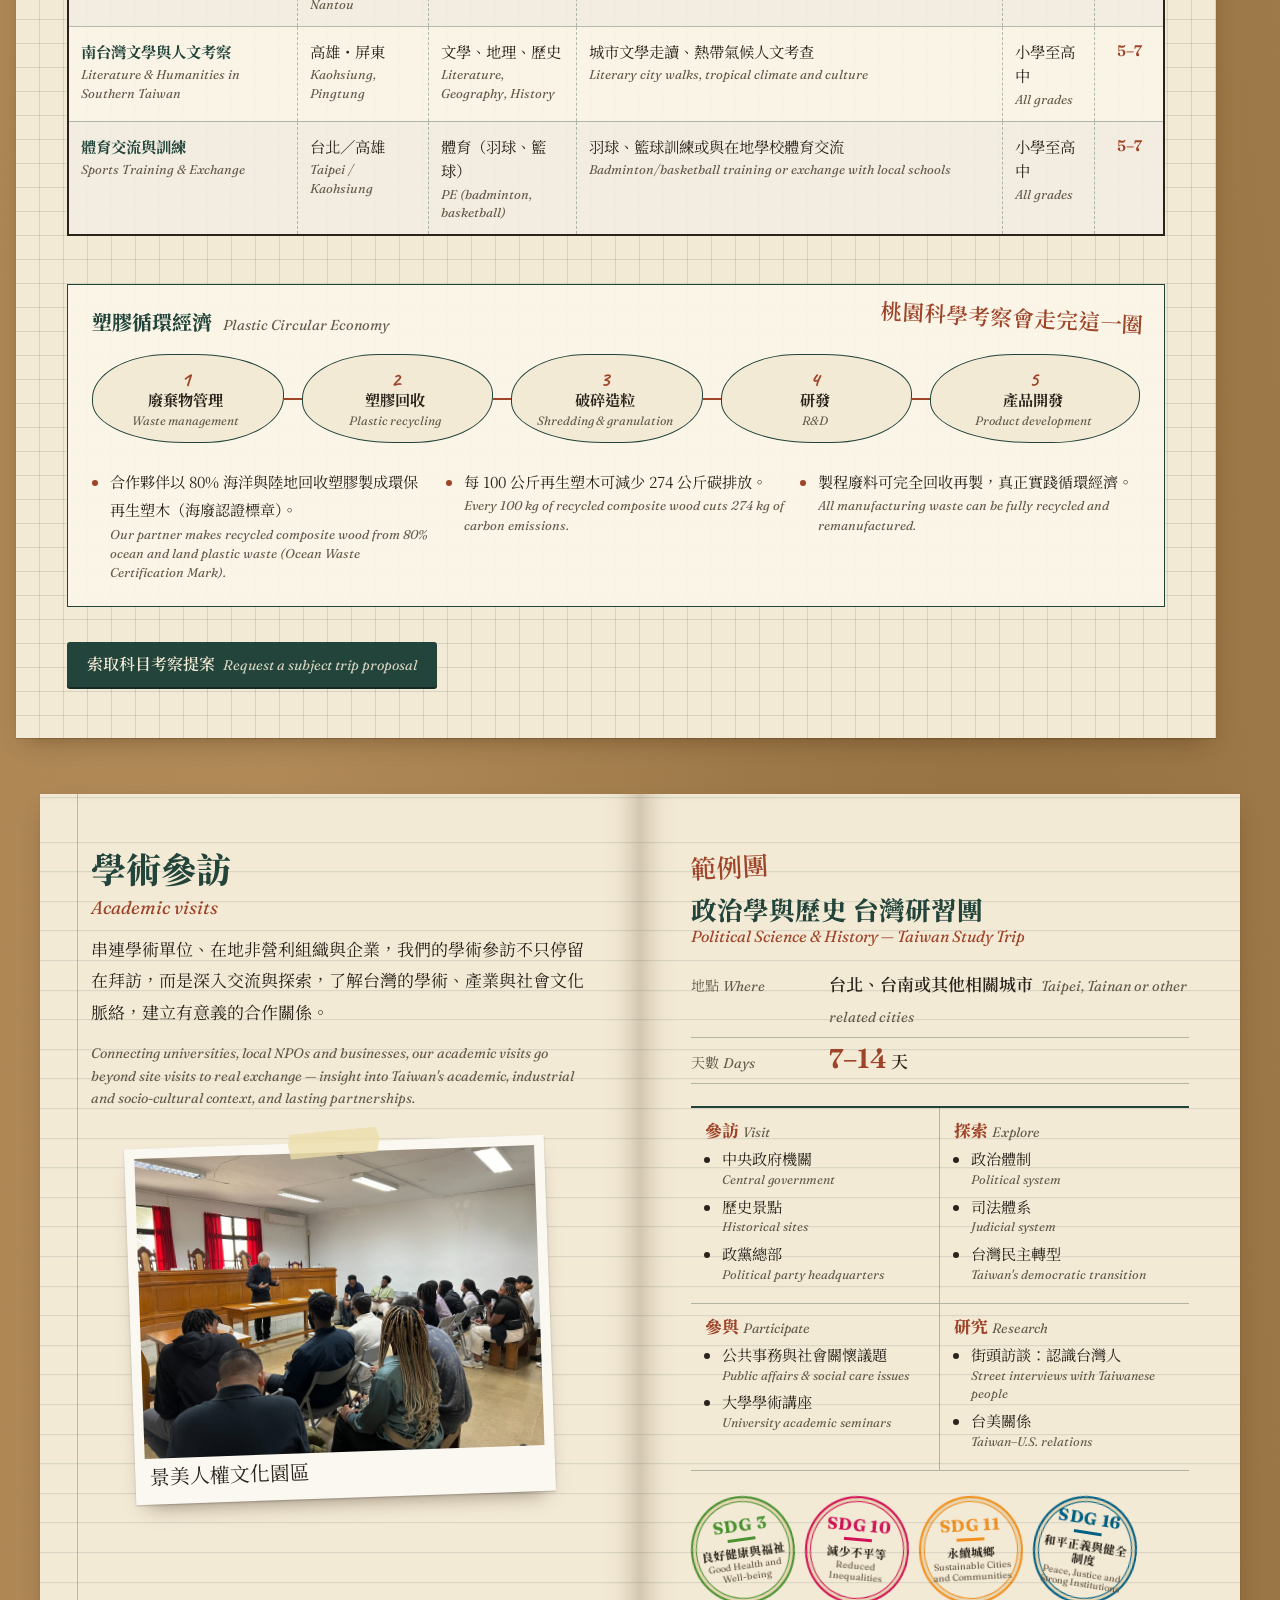
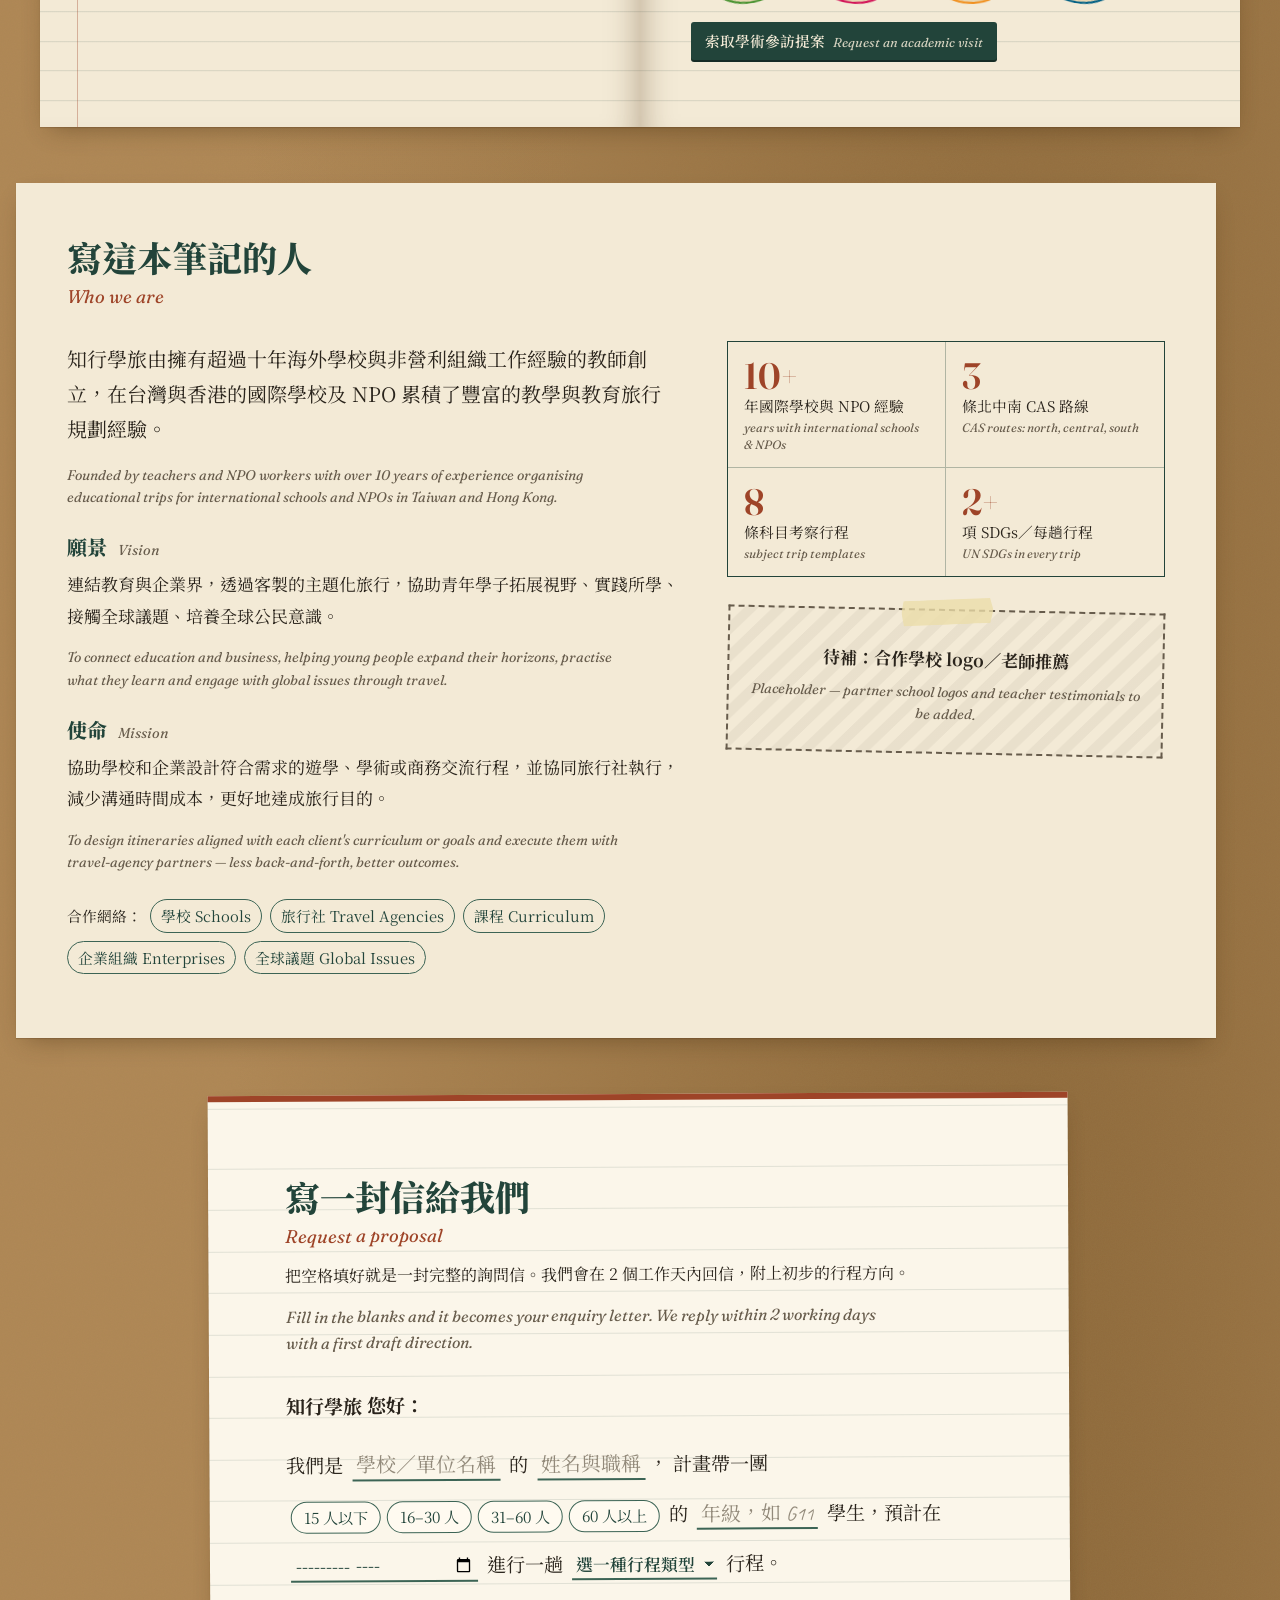
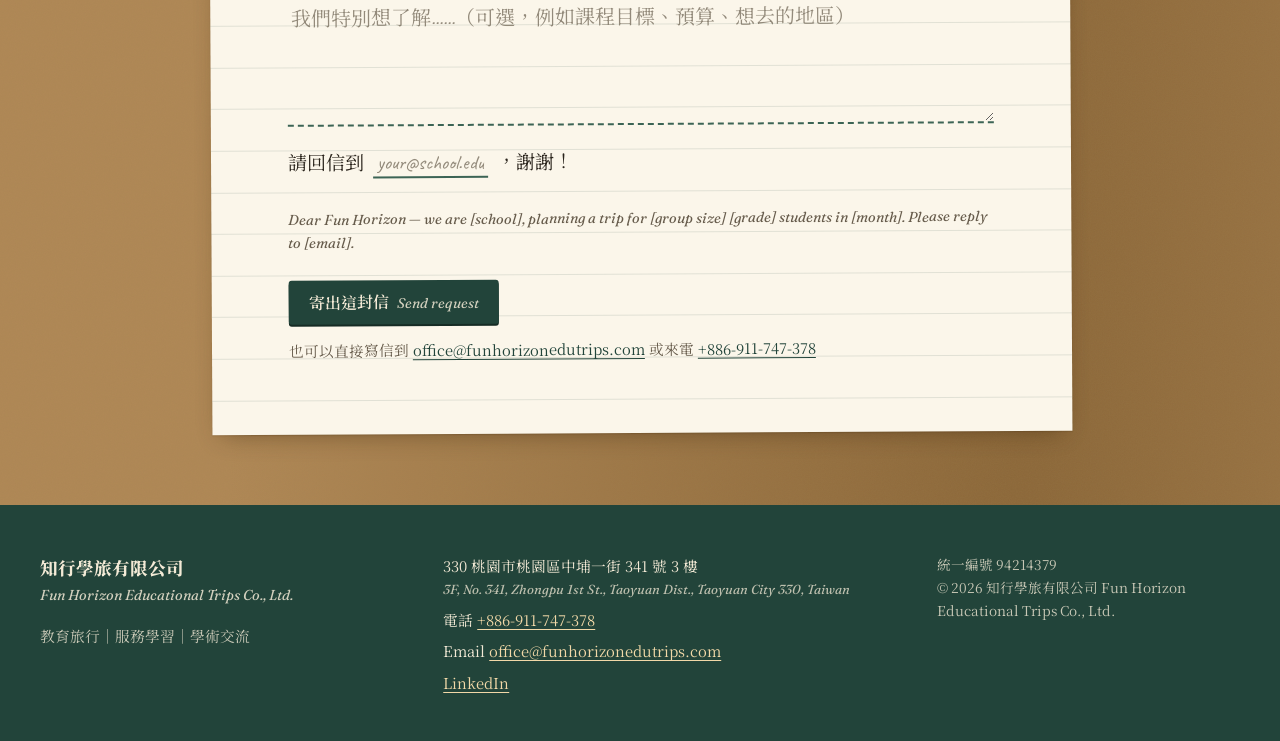
<file: design/concepts/01-field-notes/index.html>
<!doctype html>
<html lang="zh-Hant-TW" data-concept="01-field-notes">
<head>

<meta charset="utf-8">
<meta name="viewport" content="width=device-width, initial-scale=1">
<title>知行學旅｜台灣 IB CAS 服務學習與教育旅行規劃</title>
<meta name="description" content="知行學旅為國際學校與一般學校規劃台灣教育旅行：IB CAS 服務學習、華語與文化營、科目考察與 STEAM、學術參訪。每趟行程融入至少 2 項聯合國 SDGs，北中南路線 5–7 天，可客製。">
<!-- 設計稿：避免與正式站搶索引。正式上線時移除 noindex 並改 canonical -->
<meta name="robots" content="noindex, nofollow">
<link rel="canonical" href="https://www.funhtrips.com/">
<link rel="alternate" hreflang="zh-Hant-TW" href="https://www.funhtrips.com/">
<link rel="alternate" hreflang="en" href="https://www.funhtrips.com/en/">
<link rel="alternate" hreflang="x-default" href="https://www.funhtrips.com/en/">
<meta property="og:type" content="website">
<meta property="og:site_name" content="知行學旅 Fun Horizon Educational Trips">
<meta property="og:title" content="知行學旅｜台灣 IB CAS 服務學習與教育旅行規劃">
<meta property="og:description" content="知行學旅為國際學校與一般學校規劃台灣教育旅行：IB CAS 服務學習、華語與文化營、科目考察與 STEAM、學術參訪。每趟行程融入至少 2 項聯合國 SDGs，北中南路線 5–7 天，可客製。">
<meta property="og:image" content="https://www.funhtrips.com/assets/img/hero-nanhu-sunrise.jpg">
<meta property="og:locale" content="zh_TW">
<meta property="og:locale:alternate" content="en_US">
<meta name="twitter:card" content="summary_large_image">
<link rel="icon" href="../../assets/img/logo-zhixing.png">
<script type="application/ld+json">{"@context":"https://schema.org","@graph":[{"@type":["EducationalOrganization","TravelAgency"],"@id":"https://www.funhtrips.com/#org","name":"知行學旅有限公司","alternateName":["Fun Horizon Educational Trips","Fun Horizon Educational Trips Co., Ltd.","知行學旅"],"url":"https://www.funhtrips.com/","logo":"https://www.funhtrips.com/assets/img/logo-zhixing.png","image":"https://www.funhtrips.com/assets/img/hero-nanhu-sunrise.jpg","description":"Taiwan-based educational travel company designing IB CAS & service-learning trips, Chinese language and culture camps, subject/STEAM trips and academic visits — every trip integrates at least 2 UN SDGs.","email":"office@funhorizonedutrips.com","telephone":"+886-911-747-378","taxID":"94214379","address":{"@type":"PostalAddress","streetAddress":"3F, No. 341, Zhongpu 1st St.","addressLocality":"Taoyuan District","addressRegion":"Taoyuan City","postalCode":"330","addressCountry":"TW"},"areaServed":"TW","sameAs":["https://www.linkedin.com/company/99383727"],"knowsAbout":["IB CAS","Service learning","UN SDGs","Educational travel","Chinese language learning","STEAM"]},{"@type":"TouristTrip","name":"IB CAS & Service Learning — Taoyuan (Northern Taiwan)","description":"Coastal ecological conservation, Ocean Hakka culture, Fishing heritage & community development, Recycling to regeneration","touristType":"Students","provider":{"@id":"https://www.funhtrips.com/#org"},"itinerary":{"@type":"ItemList","itemListElement":[{"@type":"ListItem","position":1,"name":"Crafts with recycled plastic wood"},{"@type":"ListItem","position":2,"name":"Ocean Hakka food workshop"},{"@type":"ListItem","position":3,"name":"Coastal animal art creation"},{"@type":"ListItem","position":4,"name":"Canoeing / SUP"},{"@type":"ListItem","position":5,"name":"Bike tour"},{"@type":"ListItem","position":6,"name":"Coastal ecology exploration"},{"@type":"ListItem","position":7,"name":"Century-old fishing stone weir reconstruction"},{"@type":"ListItem","position":8,"name":"Beach cleaning"},{"@type":"ListItem","position":9,"name":"Marine debris recycling & sorting"}]}},{"@type":"TouristTrip","name":"IB CAS & Service Learning — Chiayi & Alishan (Central Taiwan)","description":"Alishan exploration & forest conservation, High-mountain tea farm service, Food & agriculture education, Elderly care","touristType":"Students","provider":{"@id":"https://www.funhtrips.com/#org"},"itinerary":{"@type":"ItemList","itemListElement":[{"@type":"ListItem","position":1,"name":"Mountain vegetable cooking workshop"},{"@type":"ListItem","position":2,"name":"Hinoki woodcraft workshop"},{"@type":"ListItem","position":3,"name":"Taiwanese high-mountain tea ceremony"},{"@type":"ListItem","position":4,"name":"Tea picking"},{"@type":"ListItem","position":5,"name":"Hiking in Alishan"},{"@type":"ListItem","position":6,"name":"Alishan Forest Railway adventure"},{"@type":"ListItem","position":7,"name":"Service at a high-mountain tea farm"},{"@type":"ListItem","position":8,"name":"Mountain clean-up"},{"@type":"ListItem","position":9,"name":"Elderly care"}]}},{"@type":"TouristTrip","name":"IB CAS & Service Learning — Kaohsiung & Meinong (Southern Taiwan)","description":"Hakka culture, Elderly care, Community development & language revitalisation, Animal-care life education","touristType":"Students","provider":{"@id":"https://www.funhtrips.com/#org"},"itinerary":{"@type":"ItemList","itemListElement":[{"@type":"ListItem","position":1,"name":"Oil-paper umbrella painting"},{"@type":"ListItem","position":2,"name":"Hakka lei-cha & food workshop"},{"@type":"ListItem","position":3,"name":"Animal life-story creation"},{"@type":"ListItem","position":4,"name":"Biking around Meinong"},{"@type":"ListItem","position":5,"name":"Hiking Shoushan (Chaishan)"},{"@type":"ListItem","position":6,"name":"Kaohsiung Circular Light Rail"},{"@type":"ListItem","position":7,"name":"Cultural exchange & English service at a local school"},{"@type":"ListItem","position":8,"name":"Elderly care"},{"@type":"ListItem","position":9,"name":"Organic farming"},{"@type":"ListItem","position":10,"name":"Service at an animal protection site"}]}}]}</script>
<link rel="preconnect" href="https://fonts.googleapis.com">
<link rel="preconnect" href="https://fonts.gstatic.com" crossorigin>
<link rel="stylesheet" href="https://fonts.googleapis.com/css2?family=Caveat:wght@500;600&family=Fraunces:ital,opsz,wght,SOFT@0,9..144,400..700,50;1,9..144,400..600,50&family=Noto+Serif+TC:wght@400;600;800&display=swap">
<link rel="stylesheet" href="style.css">
</head>
<body>
<a class="skip" href="#main">跳到主要內容</a>
<p class="concept-tag"><a href="../../index.html">← 設計概念總覽</a><span>概念 01・田野筆記 Field Notes</span></p>

<header class="site-head">
  <a class="brand" href="#top" aria-label="知行學旅 Fun Horizon Educational Trips 首頁">
    <img src="../../assets/img/logo-zhixing.png" alt="" width="40" height="40">
    <span class="brand-zh">知行學旅</span>
    <span class="brand-en" lang="en">Fun Horizon Educational Trips</span>
  </a>
  <nav aria-label="主選單">
    <ul>
      <li><a href="#services">服務</a></li>
      <li><a href="#cas">CAS 路線</a></li>
      <li><a href="#language">華語文化</a></li>
      <li><a href="#subject">科目考察</a></li>
      <li><a href="#academic">學術參訪</a></li>
      <li><a href="#about">關於我們</a></li>
      <li><a class="nav-ask" href="#letter" data-prefill-type="unsure">索取提案</a></li>
    </ul>
  </nav>
</header>

<main id="main">

<!-- HERO：筆記本封面跨頁 -->
<section class="spread hero" id="top" aria-labelledby="hero-h">
  <div class="page page-left hero-text">
    <p class="hand hero-date" aria-hidden="true">田野筆記・Taiwan</p>
    <h1 id="hero-h">
      <span class="h1-zh">知行學旅</span>
      <span class="h1-en" lang="en">Fun Horizon Educational Trips</span>
    </h1>
    <p class="hero-lede">帶學生走進台灣的海岸、茶園與社區，把課本上的議題變成親手做過的事。我們由老師創立，為國際學校與一般學校規劃 IB CAS、服務學習、華語文化與學科考察行程。</p>
    <p class="hero-lede-en" lang="en">Teacher-designed educational trips in Taiwan — IB CAS, service learning, Chinese language and subject trips, each built around at least two UN SDGs.</p>
    <p class="hero-tagline">教育旅行｜服務學習｜學術交流</p>
    <div class="hero-cta">
      <a class="btn " href="#letter" data-prefill-type="unsure"><span>索取客製提案</span> <span class="btn-en" lang="en">Request a proposal</span></a>
      <a class="link-quiet" href="#cas">先看 3 條 CAS 路線</a>
    </div>
  </div>
  <div class="page page-right hero-photo">
    
    <figure class="polaroid polaroid-lg" style="--r:2.5deg">
      <span class="tape" aria-hidden="true"></span>
      <img src="../../assets/img/hero-nanhu-sunrise.jpg" alt="南湖大山日出與山稜" width="1600" height="1200" fetchpriority="high">
      <figcaption>南湖大山日出</figcaption>
    </figure>
    <p class="margin-note note-hero" aria-hidden="true">每趟行程至少 2 項 SDGs</p>
    <ul class="hero-facts" aria-label="重點">
      <li><strong>10+</strong> 年國際學校與 NPO 經驗</li>
      <li><strong>5–7</strong> 天北中南路線，可客製</li>
    </ul>
  </div>
</section>

<!-- 服務：目錄頁 -->
<section class="sheet" id="services" aria-labelledby="services-h">
  <header class="sheet-head">
    <h2 id="services-h"><span class="zh">我們能帶你去哪裡</span> <span class="en" lang="en">What we plan</span></h2>
    <p class="sheet-intro">知行學旅是設立於台灣、致力推動聯合國永續發展目標（SDGs）的遊學（研學）公司，主要運營教育旅行與商務交流。我們擅長跨域合作，與旅行社、學校、企業組織建立夥伴關係，替客戶規劃並執行符合課程或交流目的的行程。</p>
    <p class="en-body" lang="en">Fun Horizon Educational Trips is a Taiwan-based educational travel company dedicated to the UN Sustainable Development Goals (SDGs). We design and operate specialty educational trips and business exchanges for schools and enterprises worldwide, customised through partnerships with travel agencies, corporations and organisations.</p>
  </header>
  <ul class="toc">
    <li class="toc-item">
      
    <figure class="polaroid polaroid-sm" style="--r:-2.5deg">
      <span class="tape" aria-hidden="true"></span>
      <img src="../../assets/img/cas-sunset-hikers.jpg" alt="IB CAS 行程（IB CAS Trips）" width="1600" height="1067" loading="lazy" decoding="async">
      
    </figure>
      <div class="toc-text">
        <h3><span class="zh">IB CAS 行程</span> <span class="en" lang="en">IB CAS Trips</span></h3>
        <p>創意、活動、服務是 IB 國際文憑課程核心。我們的 CAS 行程符合 IB 要求，並融入至少兩項聯合國永續發展目標。</p>
        <p class="en-body" lang="en">CAS programmes that meet IB requirements and cover at least 2 UN SDGs in every trip.</p>
        <a class="link-ask" href="#letter" data-prefill-type="cas">索取IB CAS 行程提案</a>
      </div>
    </li>
    <li class="toc-item">
      
    <figure class="polaroid polaroid-sm" style="--r:1.8deg">
      <span class="tape" aria-hidden="true"></span>
      <img src="../../assets/img/taoyuan-coast-algal-reef.jpg" alt="服務學習（Service Learning）" width="1600" height="1069" loading="lazy" decoding="async">
      
    </figure>
      <div class="toc-text">
        <h3><span class="zh">服務學習</span> <span class="en" lang="en">Service Learning</span></h3>
        <p>非 IB 學校也能在學習旅行中加入服務元素。我們分析需求，挑選合適的台灣在地組織共同規劃。</p>
        <p class="en-body" lang="en">Not an IB school? We analyse your needs and partner with local organisations to add a service element.</p>
        <a class="link-ask" href="#letter" data-prefill-type="service">索取服務學習提案</a>
      </div>
    </li>
    <li class="toc-item">
      
    <figure class="polaroid polaroid-sm" style="--r:-1.2deg">
      <span class="tape" aria-hidden="true"></span>
      <img src="../../assets/img/culture-tainan-lanterns.jpg" alt="語言與文化（Language &amp; Culture）" width="1200" height="1600" loading="lazy" decoding="async">
      
    </figure>
      <div class="toc-text">
        <h3><span class="zh">語言與文化</span> <span class="en" lang="en">Language &amp; Culture</span></h3>
        <p>台灣在地文化、華人歷史文化與原住民文化；並與華語中心及專業教師合作，提供短期華語營。</p>
        <p class="en-body" lang="en">Taiwanese, Chinese and indigenous culture, plus short-term Chinese language camps with professional teachers.</p>
        <a class="link-ask" href="#letter" data-prefill-type="language">索取語言與文化提案</a>
      </div>
    </li>
    <li class="toc-item">
      
    <figure class="polaroid polaroid-sm" style="--r:2.4deg">
      <span class="tape" aria-hidden="true"></span>
      <img src="../../assets/img/steam-tech-cube-workshop.jpg" alt="科目考察・STEAM（Subject &amp; STEAM Trips）" width="1600" height="1064" loading="lazy" decoding="async">
      
    </figure>
      <div class="toc-text">
        <h3><span class="zh">科目考察・STEAM</span> <span class="en" lang="en">Subject &amp; STEAM Trips</span></h3>
        <p>依學科標準、課程目標或跨學科專題（PBL）設計的體驗式學科旅行。</p>
        <p class="en-body" lang="en">Experiential trips built around subject criteria, curriculum goals or interdisciplinary PBL projects.</p>
        <a class="link-ask" href="#letter" data-prefill-type="subject">索取科目考察・STEAM提案</a>
      </div>
    </li>
    <li class="toc-item">
      
    <figure class="polaroid polaroid-sm" style="--r:-1.8deg">
      <span class="tape" aria-hidden="true"></span>
      <img src="../../assets/img/academic-jingmei-courtroom.jpg" alt="學術參訪（Academic Visits）" width="1600" height="1200" loading="lazy" decoding="async">
      
    </figure>
      <div class="toc-text">
        <h3><span class="zh">學術參訪</span> <span class="en" lang="en">Academic Visits</span></h3>
        <p>為大學與企業設計專業主題行程，串連學術單位、NPO 與企業，協助在地聯絡與接待。</p>
        <p class="en-body" lang="en">Thematic visits for universities and companies, connecting academia, NPOs and industry in Taiwan.</p>
        <a class="link-ask" href="#letter" data-prefill-type="academic">索取學術參訪提案</a>
      </div>
    </li>
    <li class="toc-item">
      
    <figure class="polaroid polaroid-sm" style="--r:1.2deg">
      <span class="tape" aria-hidden="true"></span>
      <img src="../../assets/img/steam-kids-workshop.jpg" alt="研習・演講・工作坊（PD, Talks &amp; Workshops）" width="1477" height="1108" loading="lazy" decoding="async">
      
    </figure>
      <div class="toc-text">
        <h3><span class="zh">研習・演講・工作坊</span> <span class="en" lang="en">PD, Talks &amp; Workshops</span></h3>
        <p>人才庫擁有各領域持證專業講師，歡迎台灣企業與學校洽詢。</p>
        <p class="en-body" lang="en">Certified instructors across many fields for schools and companies in Taiwan.</p>
        <a class="link-ask" href="#letter" data-prefill-type="pd">索取研習・演講・工作坊提案</a>
      </div>
    </li></ul>
</section>

<!-- CAS 路線 -->
<section class="chapter" id="cas" aria-labelledby="cas-h">
  <header class="chapter-head">
    <h2 id="cas-h"><span class="zh">三條 IB CAS 路線</span> <span class="en" lang="en">Three CAS routes, north to south</span></h2>
    <p>每條路線 5–7 天，創意（C）、活動（A）、服務（S）都有實際安排，並對應至少兩項聯合國永續發展目標。路線可依學校需求調整。</p>
    <p class="en-body" lang="en">Each route runs 5–7 days with real Creativity, Activity and Service components, mapped to UN SDGs and adjustable to your school.</p>
  </header>
  
    <article class="spread route" id="route-taoyuan" aria-labelledby="route-taoyuan-h">
      <div class="page page-left">
        <p class="page-no" aria-hidden="true">p.12</p>
        
    <figure class="polaroid " style="--r:-3deg">
      <span class="tape" aria-hidden="true"></span>
      <img src="../../assets/img/taoyuan-coast-algal-reef.jpg" alt="桃園海岸的藻礁與浪花" width="1600" height="1069" loading="lazy" decoding="async">
      <figcaption>桃園，Taoyuan</figcaption>
    </figure>
        <dl class="route-meta">
          <div><dt>地區 <span lang="en">Region</span></dt><dd>北台灣 <span class="en" lang="en">Northern Taiwan</span></dd></div>
          <div><dt>地點 <span lang="en">Place</span></dt><dd>桃園 <span class="en" lang="en">Taoyuan</span></dd></div>
          <div><dt>天數 <span lang="en">Days</span></dt><dd><strong class="days">5–7</strong> 天 <span class="en" lang="en">days</span></dd></div>
        </dl>
        <p class="margin-note" aria-hidden="true">石滬是祖先的海洋智慧，學生親手疊石！</p>
      </div>
      <div class="page page-right">
        <p class="page-no" aria-hidden="true">p.13</p>
        <h3 id="route-taoyuan-h" class="route-title"><span class="zh">北台灣・桃園</span> <span class="en" lang="en">Northern Taiwan — Taoyuan</span></h3>
        <ul class="themes" aria-label="行程主題 Themes">
          <li>海岸生態復育 <span class="en" lang="en">Coastal ecological conservation</span></li><li>海洋客家文化 <span class="en" lang="en">Ocean Hakka culture</span></li><li>傳統漁業文化與社區營造 <span class="en" lang="en">Fishing heritage &amp; community development</span></li><li>循環再生永續產業 <span class="en" lang="en">Recycling to regeneration</span></li>
        </ul>
        <div class="cas-grid">
          
    <div class="cas-col cas-c">
      <h4><span class="cas-letter" aria-hidden="true">C</span><span class="zh">創意</span> <span class="en" lang="en">Creativity</span></h4>
      <ul><li><span class="zh">再生塑木手作與設計</span><span class="en" lang="en">Crafts with recycled plastic wood</span></li><li><span class="zh">海客美食工作坊</span><span class="en" lang="en">Ocean Hakka food workshop</span></li><li><span class="zh">海岸生物美術創作</span><span class="en" lang="en">Coastal animal art creation</span></li></ul>
    </div>
          
    <div class="cas-col cas-a">
      <h4><span class="cas-letter" aria-hidden="true">A</span><span class="zh">活動</span> <span class="en" lang="en">Activity</span></h4>
      <ul><li><span class="zh">獨木舟／立槳</span><span class="en" lang="en">Canoeing / SUP</span></li><li><span class="zh">自行車遊</span><span class="en" lang="en">Bike tour</span></li><li><span class="zh">海岸生態探索</span><span class="en" lang="en">Coastal ecology exploration</span></li></ul>
    </div>
          
    <div class="cas-col cas-s">
      <h4><span class="cas-letter" aria-hidden="true">S</span><span class="zh">服務</span> <span class="en" lang="en">Service</span></h4>
      <ul><li><span class="zh">百年石滬重建</span><span class="en" lang="en">Century-old fishing stone weir reconstruction</span></li><li><span class="zh">淨灘</span><span class="en" lang="en">Beach cleaning</span></li><li><span class="zh">海洋廢棄物回收與分類</span><span class="en" lang="en">Marine debris recycling &amp; sorting</span></li></ul>
    </div>
        </div>
        <p class="route-note">學生將完整體驗：回收廢棄物 → PET 粒料 → 再生塑木 → 環保產品。 <span class="en" lang="en">Students follow the full loop: recycled waste → PET pellets → recycled plastic wood → eco-friendly products.</span></p>
        <div class="route-foot">
          <ul class="stamps" aria-label="桃園 路線對應的 SDGs"><li class="stamp" style="--sdg:#FD9D24;--r:-8deg">
      <span class="stamp-n">SDG 11</span>
      <span class="stamp-zh">永續城鄉</span>
      <span class="stamp-en" lang="en">Sustainable Cities and Communities</span>
    </li><li class="stamp" style="--sdg:#BF8B2E;--r:5deg">
      <span class="stamp-n">SDG 12</span>
      <span class="stamp-zh">責任消費與生產</span>
      <span class="stamp-en" lang="en">Responsible Consumption and Production</span>
    </li><li class="stamp" style="--sdg:#3F7E44;--r:-3deg">
      <span class="stamp-n">SDG 13</span>
      <span class="stamp-zh">氣候行動</span>
      <span class="stamp-en" lang="en">Climate Action</span>
    </li><li class="stamp" style="--sdg:#0A97D9;--r:9deg">
      <span class="stamp-n">SDG 14</span>
      <span class="stamp-zh">保育海洋生態</span>
      <span class="stamp-en" lang="en">Life Below Water</span>
    </li></ul>
          <a class="btn btn-small" href="#letter" data-prefill-type="cas"><span>索取這條路線的提案</span> <span class="btn-en" lang="en">Request this route</span></a>
        </div>
      </div>
    </article>
    <article class="spread route" id="route-chiayi" aria-labelledby="route-chiayi-h">
      <div class="page page-left">
        <p class="page-no" aria-hidden="true">p.14</p>
        
    <figure class="polaroid " style="--r:2.5deg">
      <span class="tape" aria-hidden="true"></span>
      <img src="../../assets/img/chiayi-alishan-tea-farm.jpg" alt="陽光灑落阿里山高山茶園" width="1440" height="1080" loading="lazy" decoding="async">
      <figcaption>嘉義・阿里山，Chiayi &amp; Alishan</figcaption>
    </figure>
        <dl class="route-meta">
          <div><dt>地區 <span lang="en">Region</span></dt><dd>中台灣 <span class="en" lang="en">Central Taiwan</span></dd></div>
          <div><dt>地點 <span lang="en">Place</span></dt><dd>嘉義・阿里山 <span class="en" lang="en">Chiayi &amp; Alishan</span></dd></div>
          <div><dt>天數 <span lang="en">Days</span></dt><dd><strong class="days">5–7</strong> 天 <span class="en" lang="en">days</span></dd></div>
        </dl>
        <p class="margin-note" aria-hidden="true">清晨採茶，記得帶薄外套</p>
      </div>
      <div class="page page-right">
        <p class="page-no" aria-hidden="true">p.15</p>
        <h3 id="route-chiayi-h" class="route-title"><span class="zh">中台灣・嘉義・阿里山</span> <span class="en" lang="en">Central Taiwan — Chiayi &amp; Alishan</span></h3>
        <ul class="themes" aria-label="行程主題 Themes">
          <li>阿里山探索與森林保育 <span class="en" lang="en">Alishan exploration &amp; forest conservation</span></li><li>高山茶園服務 <span class="en" lang="en">High-mountain tea farm service</span></li><li>食農教育 <span class="en" lang="en">Food &amp; agriculture education</span></li><li>高齡關懷 <span class="en" lang="en">Elderly care</span></li>
        </ul>
        <div class="cas-grid">
          
    <div class="cas-col cas-c">
      <h4><span class="cas-letter" aria-hidden="true">C</span><span class="zh">創意</span> <span class="en" lang="en">Creativity</span></h4>
      <ul><li><span class="zh">山產蔬菜料理工作坊</span><span class="en" lang="en">Mountain vegetable cooking workshop</span></li><li><span class="zh">檜木木作工作坊</span><span class="en" lang="en">Hinoki woodcraft workshop</span></li><li><span class="zh">台灣高山茶體驗</span><span class="en" lang="en">Taiwanese high-mountain tea ceremony</span></li></ul>
    </div>
          
    <div class="cas-col cas-a">
      <h4><span class="cas-letter" aria-hidden="true">A</span><span class="zh">活動</span> <span class="en" lang="en">Activity</span></h4>
      <ul><li><span class="zh">採茶體驗</span><span class="en" lang="en">Tea picking</span></li><li><span class="zh">阿里山健行</span><span class="en" lang="en">Hiking in Alishan</span></li><li><span class="zh">阿里山小火車山林探索</span><span class="en" lang="en">Alishan Forest Railway adventure</span></li></ul>
    </div>
          
    <div class="cas-col cas-s">
      <h4><span class="cas-letter" aria-hidden="true">S</span><span class="zh">服務</span> <span class="en" lang="en">Service</span></h4>
      <ul><li><span class="zh">高山茶園服務</span><span class="en" lang="en">Service at a high-mountain tea farm</span></li><li><span class="zh">淨山服務</span><span class="en" lang="en">Mountain clean-up</span></li><li><span class="zh">長者關懷服務</span><span class="en" lang="en">Elderly care</span></li></ul>
    </div>
        </div>
        
        <div class="route-foot">
          <ul class="stamps" aria-label="嘉義・阿里山 路線對應的 SDGs"><li class="stamp" style="--sdg:#4C9F38;--r:-8deg">
      <span class="stamp-n">SDG 3</span>
      <span class="stamp-zh">良好健康與福祉</span>
      <span class="stamp-en" lang="en">Good Health and Well-being</span>
    </li><li class="stamp" style="--sdg:#BF8B2E;--r:5deg">
      <span class="stamp-n">SDG 12</span>
      <span class="stamp-zh">責任消費與生產</span>
      <span class="stamp-en" lang="en">Responsible Consumption and Production</span>
    </li><li class="stamp" style="--sdg:#3F7E44;--r:-3deg">
      <span class="stamp-n">SDG 13</span>
      <span class="stamp-zh">氣候行動</span>
      <span class="stamp-en" lang="en">Climate Action</span>
    </li><li class="stamp" style="--sdg:#56C02B;--r:9deg">
      <span class="stamp-n">SDG 15</span>
      <span class="stamp-zh">保育陸域生態</span>
      <span class="stamp-en" lang="en">Life on Land</span>
    </li></ul>
          <a class="btn btn-small" href="#letter" data-prefill-type="cas"><span>索取這條路線的提案</span> <span class="btn-en" lang="en">Request this route</span></a>
        </div>
      </div>
    </article>
    <article class="spread route" id="route-kaohsiung" aria-labelledby="route-kaohsiung-h">
      <div class="page page-left">
        <p class="page-no" aria-hidden="true">p.16</p>
        
    <figure class="polaroid " style="--r:-1.5deg">
      <span class="tape" aria-hidden="true"></span>
      <img src="../../assets/img/meinong-oil-paper-umbrellas.jpg" alt="美濃油紙傘彩繪教室牆上的彩色紙傘" width="1600" height="1200" loading="lazy" decoding="async">
      <figcaption>高雄・美濃，Kaohsiung &amp; Meinong</figcaption>
    </figure>
        <dl class="route-meta">
          <div><dt>地區 <span lang="en">Region</span></dt><dd>南台灣 <span class="en" lang="en">Southern Taiwan</span></dd></div>
          <div><dt>地點 <span lang="en">Place</span></dt><dd>高雄・美濃 <span class="en" lang="en">Kaohsiung &amp; Meinong</span></dd></div>
          <div><dt>天數 <span lang="en">Days</span></dt><dd><strong class="days">5–7</strong> 天 <span class="en" lang="en">days</span></dd></div>
        </dl>
        <p class="margin-note" aria-hidden="true">油紙傘可以帶回家當紀念</p>
      </div>
      <div class="page page-right">
        <p class="page-no" aria-hidden="true">p.17</p>
        <h3 id="route-kaohsiung-h" class="route-title"><span class="zh">南台灣・高雄・美濃</span> <span class="en" lang="en">Southern Taiwan — Kaohsiung &amp; Meinong</span></h3>
        <ul class="themes" aria-label="行程主題 Themes">
          <li>客家文化體驗 <span class="en" lang="en">Hakka culture</span></li><li>高齡關懷 <span class="en" lang="en">Elderly care</span></li><li>社區營造與語言復振 <span class="en" lang="en">Community development &amp; language revitalisation</span></li><li>動物生命教育 <span class="en" lang="en">Animal-care life education</span></li>
        </ul>
        <div class="cas-grid">
          
    <div class="cas-col cas-c">
      <h4><span class="cas-letter" aria-hidden="true">C</span><span class="zh">創意</span> <span class="en" lang="en">Creativity</span></h4>
      <ul><li><span class="zh">油紙傘彩繪</span><span class="en" lang="en">Oil-paper umbrella painting</span></li><li><span class="zh">客家擂茶與美食工作坊</span><span class="en" lang="en">Hakka lei-cha &amp; food workshop</span></li><li><span class="zh">生命教育故事創作</span><span class="en" lang="en">Animal life-story creation</span></li></ul>
    </div>
          
    <div class="cas-col cas-a">
      <h4><span class="cas-letter" aria-hidden="true">A</span><span class="zh">活動</span> <span class="en" lang="en">Activity</span></h4>
      <ul><li><span class="zh">美濃單車行</span><span class="en" lang="en">Biking around Meinong</span></li><li><span class="zh">柴山健行</span><span class="en" lang="en">Hiking Shoushan (Chaishan)</span></li><li><span class="zh">高雄環狀輕軌體驗</span><span class="en" lang="en">Kaohsiung Circular Light Rail</span></li></ul>
    </div>
          
    <div class="cas-col cas-s">
      <h4><span class="cas-letter" aria-hidden="true">S</span><span class="zh">服務</span> <span class="en" lang="en">Service</span></h4>
      <ul><li><span class="zh">在地學校文化交流與英語服務</span><span class="en" lang="en">Cultural exchange &amp; English service at a local school</span></li><li><span class="zh">長者關懷服務</span><span class="en" lang="en">Elderly care</span></li><li><span class="zh">有機農事服務</span><span class="en" lang="en">Organic farming</span></li><li><span class="zh">動物保護園區服務</span><span class="en" lang="en">Service at an animal protection site</span></li></ul>
    </div>
        </div>
        
        <div class="route-foot">
          <ul class="stamps" aria-label="高雄・美濃 路線對應的 SDGs"><li class="stamp" style="--sdg:#4C9F38;--r:-8deg">
      <span class="stamp-n">SDG 3</span>
      <span class="stamp-zh">良好健康與福祉</span>
      <span class="stamp-en" lang="en">Good Health and Well-being</span>
    </li><li class="stamp" style="--sdg:#FD9D24;--r:5deg">
      <span class="stamp-n">SDG 11</span>
      <span class="stamp-zh">永續城鄉</span>
      <span class="stamp-en" lang="en">Sustainable Cities and Communities</span>
    </li><li class="stamp" style="--sdg:#BF8B2E;--r:-3deg">
      <span class="stamp-n">SDG 12</span>
      <span class="stamp-zh">責任消費與生產</span>
      <span class="stamp-en" lang="en">Responsible Consumption and Production</span>
    </li><li class="stamp" style="--sdg:#56C02B;--r:9deg">
      <span class="stamp-n">SDG 15</span>
      <span class="stamp-zh">保育陸域生態</span>
      <span class="stamp-en" lang="en">Life on Land</span>
    </li></ul>
          <a class="btn btn-small" href="#letter" data-prefill-type="cas"><span>索取這條路線的提案</span> <span class="btn-en" lang="en">Request this route</span></a>
        </div>
      </div>
    </article>
</section>

<!-- 語言與文化 -->
<section class="sheet sheet-grid" id="language" aria-labelledby="language-h">
  <header class="sheet-head">
    <h2 id="language-h"><span class="zh">華語與文化營</span> <span class="en" lang="en">Chinese language &amp; culture</span></h2>
  </header>
  <div class="lang-intro">
    <div>
      <h3 class="h3-plain">華語課程 <span class="en" lang="en">Chinese learning</span></h3>
      <p>與台灣專業華語中心及中文教師合作，提供母語（文學）與非母語學習者的短期華語課程。</p>
      <p class="en-body" lang="en">Short-term Chinese programmes for native (literacy) and non-native learners, with professional language centres and teachers.</p>
      <dl class="ticket">
        <div><dt>地點 <span lang="en">Where</span></dt><dd>台北／高雄 Taipei / Kaohsiung</dd></div>
        <div><dt>天數 <span lang="en">Days</span></dt><dd>7–21 天</dd></div>
      </dl>
    </div>
    <div>
      <h3 class="h3-plain">文化體驗 <span class="en" lang="en">Culture</span></h3>
      <p>文化體驗是所有行程的核心：傳統中華文化、台灣在地文化與原住民文化，依學校與學生需求設計。</p>
      <p class="en-body" lang="en">Every programme includes cultural activities — traditional Chinese, local Taiwanese and indigenous cultures — tailored to your school.</p>
    </div>
  </div>
  <div class="gallery-strip" aria-label="文化體驗照片">
    
    <figure class="polaroid polaroid-xs" style="--r:-4deg">
      <span class="tape" aria-hidden="true"></span>
      <img src="../../assets/img/culture-tainan-lanterns.jpg" alt="台南花燈下的人潮" width="1200" height="1600" loading="lazy" decoding="async">
      <figcaption>台南花燈下的人潮</figcaption>
    </figure>
    <figure class="polaroid polaroid-xs" style="--r:3deg">
      <span class="tape" aria-hidden="true"></span>
      <img src="../../assets/img/culture-keelung-night-market.jpg" alt="基隆廟口夜市的黃色燈籠" width="1600" height="1200" loading="lazy" decoding="async">
      <figcaption>基隆廟口夜市的黃色燈籠</figcaption>
    </figure>
    <figure class="polaroid polaroid-xs" style="--r:-2deg">
      <span class="tape" aria-hidden="true"></span>
      <img src="../../assets/img/culture-temple-lanterns.jpg" alt="廟宇屋簷下的彩繪燈籠" width="1600" height="1200" loading="lazy" decoding="async">
      <figcaption>廟宇屋簷下的彩繪燈籠</figcaption>
    </figure>
    <figure class="polaroid polaroid-xs" style="--r:4deg">
      <span class="tape" aria-hidden="true"></span>
      <img src="../../assets/img/culture-dadaocheng-market.jpg" alt="大稻埕的彩色編織袋" width="1200" height="1600" loading="lazy" decoding="async">
      <figcaption>大稻埕的彩色編織袋</figcaption>
    </figure>
  </div>
  <div class="table-wrap">
    <table class="compare">
      <caption>方案 A／B 比較 <span class="en" lang="en">Program A vs. B</span></caption>
      <thead>
        <tr>
          <th scope="col"><span class="sr">項目</span></th>
          <th scope="col">方案 A：中文課程 + 文化體驗<span class="en" lang="en">Program A: Chinese Learning + Cultural Experience</span></th><th scope="col">方案 B：文化體驗 + 中文應用<span class="en" lang="en">Program B: Cultural Immersion + Chinese Practice</span></th>
        </tr>
      </thead>
      <tbody>
        <tr>
          <th scope="row">方案優點<span class="en" lang="en">Advantages</span></th>
          <td>兼顧語言學習與文化體驗，兩者分開安排，行程更有彈性、內容更多元。<span class="en" lang="en">Balances both, with a flexible and diverse itinerary.</span></td>
          <td>浸潤式學習，活動多元，可依學習或學校課程需求設計。<span class="en" lang="en">Immersive, activity-rich, with Chinese practice built in.</span></td>
        </tr>
        <tr>
          <th scope="row">中文學習<span class="en" lang="en">Chinese learning</span></th>
          <td>於大學華語中心或私人華語教室上課。<span class="en" lang="en">Classes at a university or private language centre.</span></td>
          <td>行程中結合語言練習活動，學生在行程中應用華語。<span class="en" lang="en">Language practice woven into the itinerary.</span></td>
        </tr>
        <tr>
          <th scope="row">文化體驗<span class="en" lang="en">Cultural experience</span></th>
          <td>由知行學旅安排或部分配合語言中心，依學生興趣設計。<span class="en" lang="en">Arranged by us or partly with the language centre.</span></td>
          <td>由知行學旅安排，依學生興趣與需求設計。<span class="en" lang="en">Arranged by us around student interests.</span></td>
        </tr>
        <tr>
          <th scope="row">主題學習<span class="en" lang="en">Thematic learning</span></th>
          <td>視需求將主題融入中文課或文化活動。<span class="en" lang="en">Themes integrated into classes or cultural activities.</span></td>
          <td>學校可指定主題，行程依主題設計。<span class="en" lang="en">Itinerary designed around a theme your school specifies.</span></td>
        </tr>
        <tr>
          <th scope="row">地點與天數<span class="en" lang="en">Location &amp; days</span></th>
          <td>5–30 天；大學校園、單一城市或跨縣市。<span class="en" lang="en">5–30 days; single or multiple cities.</span></td>
          <td>5–30 天；單一城市或跨縣市。<span class="en" lang="en">5–30 days; single or multiple cities.</span></td>
        </tr>
        <tr>
          <th scope="row">計費方式<span class="en" lang="en">Pricing</span></th>
          <td>語言課依語言中心標準；其餘行程由知行學旅計費。<span class="en" lang="en">Classes charged by the language centre; other activities by us.</span></td>
          <td>依行程與活動內容由知行學旅計費。<span class="en" lang="en">Bespoke itinerary arranged and charged by us.</span></td>
        </tr>
      </tbody>
    </table>
  </div>
  <div class="lang-extra">
    <div>
      <h3 class="h3-plain">其他可安排的活動 <span class="en" lang="en">Also available</span></h3>
      <p>語言交換、在地學校交流、大學參訪、服務學習、在地企業組織參訪、SDGs 等，可依需求與預算安排。</p>
      <p class="en-body" lang="en">Language exchange, local school visits, university tours, service learning, company visits, SDGs and more — arranged to your needs and budget.</p>
    </div>
    <div class="included">
      <h3 class="h3-plain">方案包含 <span class="en" lang="en">Included</span></h3>
      <p>方案皆含台灣在地食宿與交通安排，並有專業人員隨團帶領。</p>
      <p class="en-body" lang="en">Includes local accommodation, meals and transport in Taiwan, led by professionals.</p>
    </div>
  </div>
  <p class="sheet-cta"><a class="btn " href="#letter" data-prefill-type="language"><span>索取華語營提案</span> <span class="btn-en" lang="en">Request a language camp proposal</span></a></p>
</section>

<!-- 科目考察 -->
<section class="sheet sheet-ledger" id="subject" aria-labelledby="subject-h">
  <header class="sheet-head">
    <h2 id="subject-h"><span class="zh">科目考察與 STEAM</span> <span class="en" lang="en">Subject &amp; STEAM trips</span></h2>
    <p class="sheet-intro">八條可直接套用的行程範本，依學科標準或跨學科專題（PBL）調整。</p>
    <p class="en-body" lang="en">Eight ready-made templates, adjusted to your subject criteria or PBL projects.</p>
  </header>
  <div class="table-wrap">
    <table class="ledger">
      <caption class="sr">科目考察行程一覽 Subject trip templates</caption>
      <thead>
        <tr>
          <th scope="col">行程 <span class="en" lang="en">Trip</span></th>
          <th scope="col">地點 <span class="en" lang="en">Where</span></th>
          <th scope="col">科目 <span class="en" lang="en">Subjects</span></th>
          <th scope="col">考察重點 <span class="en" lang="en">Highlights</span></th>
          <th scope="col">年級 <span class="en" lang="en">Grades</span></th>
          <th scope="col" class="num">天數 <span class="en" lang="en">Days</span></th>
        </tr>
      </thead>
      <tbody>
        <tr>
          <th scope="row"><span class="trip-name">北海岸文化與地理考查</span><span class="en" lang="en">Culture &amp; Geography of the Northeast Coast</span></th>
          <td data-label="地點 Where">台北・宜蘭・東北海岸<span class="en" lang="en">Northeast Coast &amp; Yilan</span></td>
          <td data-label="科目 Subjects">地理、歷史<span class="en" lang="en">Geography, History</span></td>
          <td data-label="考察重點 Highlights">大屯火山群、海蝕海岸、黃金博物館<span class="en" lang="en">Tatun Volcano Group, erosional coast, Gold Museum</span></td>
          <td data-label="適合年級 Grades">小學至高中<span class="en" lang="en">All grades</span></td>
          <td data-label="天數 Days" class="num">5–7</td>
        </tr>
        <tr>
          <th scope="row"><span class="trip-name">花蓮地理考查</span><span class="en" lang="en">Geography Trip to Hualien</span></th>
          <td data-label="地點 Where">台北・花蓮<span class="en" lang="en">Taipei &amp; Hualien</span></td>
          <td data-label="科目 Subjects">地理、歷史<span class="en" lang="en">Geography, History</span></td>
          <td data-label="考察重點 Highlights">花東縱谷、斷崖、太魯閣峽谷、珊瑚礁與礫石海岸<span class="en" lang="en">East Rift Valley, cliffs, Taroko Gorge, coral reefs, gravel beaches</span></td>
          <td data-label="適合年級 Grades">國中至高中<span class="en" lang="en">Secondary</span></td>
          <td data-label="天數 Days" class="num">5–7</td>
        </tr>
        <tr>
          <th scope="row"><span class="trip-name">北台灣科技與商業考察</span><span class="en" lang="en">Technology &amp; Business in Northern Taiwan</span></th>
          <td data-label="地點 Where">台北・桃園・新竹<span class="en" lang="en">Taipei, Taoyuan, Hsinchu</span></td>
          <td data-label="科目 Subjects">科學、商業<span class="en" lang="en">Science, Business</span></td>
          <td data-label="考察重點 Highlights">青創基地、科學園區、半導體博物館<span class="en" lang="en">Start-up hubs, Science Park, semiconductor museum</span></td>
          <td data-label="適合年級 Grades">國中至高中<span class="en" lang="en">Secondary</span></td>
          <td data-label="天數 Days" class="num">5–7</td>
        </tr>
        <tr>
          <th scope="row"><span class="trip-name">科學與地理考察</span><span class="en" lang="en">Science &amp; Geography in Taoyuan</span></th>
          <td data-label="地點 Where">桃園<span class="en" lang="en">Taoyuan</span></td>
          <td data-label="科目 Subjects">化學、生物、地理<span class="en" lang="en">Chemistry, Biology, Geography</span></td>
          <td data-label="考察重點 Highlights">塑膠回收與再生全程考察、循環經濟、桃園海岸生態（藻礁、濕地、沙丘、石滬）<span class="en" lang="en">Plastic regeneration, circular recycling, Taoyuan coast (algal reefs, wetlands, dunes, stone weirs)</span></td>
          <td data-label="適合年級 Grades">國中至高中<span class="en" lang="en">Secondary</span></td>
          <td data-label="天數 Days" class="num">5–7</td>
        </tr>
        <tr>
          <th scope="row"><span class="trip-name">STEAM 考察</span><span class="en" lang="en">STEAM Trip</span></th>
          <td data-label="地點 Where">桃園・新竹<span class="en" lang="en">Taoyuan, Hsinchu</span></td>
          <td data-label="科目 Subjects">STEAM<span class="en" lang="en">STEAM</span></td>
          <td data-label="考察重點 Highlights">運算思維、邏輯編程、離線機器人、電子積木、科學園區、半導體博物館<span class="en" lang="en">Computational thinking, logic programming, offline robots &amp; tech-cube workshop, Science Park, semiconductor museum</span></td>
          <td data-label="適合年級 Grades">小學至高中<span class="en" lang="en">All grades</span></td>
          <td data-label="天數 Days" class="num">5–7</td>
        </tr>
        <tr>
          <th scope="row"><span class="trip-name">台灣中南部人文考察</span><span class="en" lang="en">Culture &amp; History of Central-Southern Taiwan</span></th>
          <td data-label="地點 Where">台南・嘉義・南投<span class="en" lang="en">Tainan, Chiayi, Nantou</span></td>
          <td data-label="科目 Subjects">地理、歷史<span class="en" lang="en">Geography, History</span></td>
          <td data-label="考察重點 Highlights">台南歷史古都、嘉義阿里山、南投日月潭<span class="en" lang="en">Historic Tainan, Alishan, Sun Moon Lake</span></td>
          <td data-label="適合年級 Grades">國中至高中<span class="en" lang="en">Secondary</span></td>
          <td data-label="天數 Days" class="num">5–7</td>
        </tr>
        <tr>
          <th scope="row"><span class="trip-name">南台灣文學與人文考察</span><span class="en" lang="en">Literature &amp; Humanities in Southern Taiwan</span></th>
          <td data-label="地點 Where">高雄・屏東<span class="en" lang="en">Kaohsiung, Pingtung</span></td>
          <td data-label="科目 Subjects">文學、地理、歷史<span class="en" lang="en">Literature, Geography, History</span></td>
          <td data-label="考察重點 Highlights">城市文學走讀、熱帶氣候人文考查<span class="en" lang="en">Literary city walks, tropical climate and culture</span></td>
          <td data-label="適合年級 Grades">小學至高中<span class="en" lang="en">All grades</span></td>
          <td data-label="天數 Days" class="num">5–7</td>
        </tr>
        <tr>
          <th scope="row"><span class="trip-name">體育交流與訓練</span><span class="en" lang="en">Sports Training &amp; Exchange</span></th>
          <td data-label="地點 Where">台北／高雄<span class="en" lang="en">Taipei / Kaohsiung</span></td>
          <td data-label="科目 Subjects">體育（羽球、籃球）<span class="en" lang="en">PE (badminton, basketball)</span></td>
          <td data-label="考察重點 Highlights">羽球、籃球訓練或與在地學校體育交流<span class="en" lang="en">Badminton/basketball training or exchange with local schools</span></td>
          <td data-label="適合年級 Grades">小學至高中<span class="en" lang="en">All grades</span></td>
          <td data-label="天數 Days" class="num">5–7</td>
        </tr>
      </tbody>
    </table>
  </div>

  <div class="loop">
    <h3 class="h3-plain">塑膠循環經濟 <span class="en" lang="en">Plastic Circular Economy</span></h3>
    <p class="hand loop-note" aria-hidden="true">桃園科學考察會走完這一圈</p>
    <ol class="loop-steps"><li><span class="zh">廢棄物管理</span><span class="en" lang="en">Waste management</span></li><li><span class="zh">塑膠回收</span><span class="en" lang="en">Plastic recycling</span></li><li><span class="zh">破碎造粒</span><span class="en" lang="en">Shredding &amp; granulation</span></li><li><span class="zh">研發</span><span class="en" lang="en">R&amp;D</span></li><li><span class="zh">產品開發</span><span class="en" lang="en">Product development</span></li></ol>
    <ul class="loop-facts">
      <li>合作夥伴以 80% 海洋與陸地回收塑膠製成環保再生塑木（海廢認證標章）。<span class="en" lang="en">Our partner makes recycled composite wood from 80% ocean and land plastic waste (Ocean Waste Certification Mark).</span></li><li>每 100 公斤再生塑木可減少 274 公斤碳排放。<span class="en" lang="en">Every 100 kg of recycled composite wood cuts 274 kg of carbon emissions.</span></li><li>製程廢料可完全回收再製，真正實踐循環經濟。<span class="en" lang="en">All manufacturing waste can be fully recycled and remanufactured.</span></li>
    </ul>
  </div>
  <p class="sheet-cta"><a class="btn " href="#letter" data-prefill-type="subject"><span>索取科目考察提案</span> <span class="btn-en" lang="en">Request a subject trip proposal</span></a></p>
</section>

<!-- 學術參訪 -->
<section class="spread academic" id="academic" aria-labelledby="academic-h">
  <div class="page page-left">
    <h2 id="academic-h"><span class="zh">學術參訪</span> <span class="en" lang="en">Academic visits</span></h2>
    <p>串連學術單位、在地非營利組織與企業，我們的學術參訪不只停留在拜訪，而是深入交流與探索，了解台灣的學術、產業與社會文化脈絡，建立有意義的合作關係。</p>
    <p class="en-body" lang="en">Connecting universities, local NPOs and businesses, our academic visits go beyond site visits to real exchange — insight into Taiwan's academic, industrial and socio-cultural context, and lasting partnerships.</p>
    
    <figure class="polaroid " style="--r:-2deg">
      <span class="tape" aria-hidden="true"></span>
      <img src="../../assets/img/academic-jingmei-courtroom.jpg" alt="學生在景美人權博物館法庭聆聽導覽" width="1600" height="1200" loading="lazy" decoding="async">
      <figcaption>景美人權文化園區</figcaption>
    </figure>
  </div>
  <div class="page page-right">
    <p class="hand sample-tag" aria-hidden="true">範例團</p>
    <h3 class="route-title"><span class="zh">政治學與歷史 台灣研習團</span> <span class="en" lang="en">Political Science &amp; History — Taiwan Study Trip</span></h3>
    <dl class="route-meta route-meta-inline">
      <div><dt>地點 <span lang="en">Where</span></dt><dd>台北、台南或其他相關城市 <span class="en" lang="en">Taipei, Tainan or other related cities</span></dd></div>
      <div><dt>天數 <span lang="en">Days</span></dt><dd><strong class="days">7–14</strong> 天</dd></div>
    </dl>
    <div class="ac-grid">
      <div class="ac-block">
        <h4><span class="zh">參訪</span> <span class="en" lang="en">Visit</span></h4>
        <ul><li>中央政府機關<span class="en" lang="en">Central government</span></li><li>歷史景點<span class="en" lang="en">Historical sites</span></li><li>政黨總部<span class="en" lang="en">Political party headquarters</span></li></ul>
      </div>
      <div class="ac-block">
        <h4><span class="zh">探索</span> <span class="en" lang="en">Explore</span></h4>
        <ul><li>政治體制<span class="en" lang="en">Political system</span></li><li>司法體系<span class="en" lang="en">Judicial system</span></li><li>台灣民主轉型<span class="en" lang="en">Taiwan's democratic transition</span></li></ul>
      </div>
      <div class="ac-block">
        <h4><span class="zh">參與</span> <span class="en" lang="en">Participate</span></h4>
        <ul><li>公共事務與社會關懷議題<span class="en" lang="en">Public affairs &amp; social care issues</span></li><li>大學學術講座<span class="en" lang="en">University academic seminars</span></li></ul>
      </div>
      <div class="ac-block">
        <h4><span class="zh">研究</span> <span class="en" lang="en">Research</span></h4>
        <ul><li>街頭訪談：認識台灣人<span class="en" lang="en">Street interviews with Taiwanese people</span></li><li>台美關係<span class="en" lang="en">Taiwan–U.S. relations</span></li></ul>
      </div></div>
    <div class="route-foot">
      <ul class="stamps" aria-label="學術參訪範例團對應的 SDGs"><li class="stamp" style="--sdg:#4C9F38;--r:-8deg">
      <span class="stamp-n">SDG 3</span>
      <span class="stamp-zh">良好健康與福祉</span>
      <span class="stamp-en" lang="en">Good Health and Well-being</span>
    </li><li class="stamp" style="--sdg:#DD1367;--r:5deg">
      <span class="stamp-n">SDG 10</span>
      <span class="stamp-zh">減少不平等</span>
      <span class="stamp-en" lang="en">Reduced Inequalities</span>
    </li><li class="stamp" style="--sdg:#FD9D24;--r:-3deg">
      <span class="stamp-n">SDG 11</span>
      <span class="stamp-zh">永續城鄉</span>
      <span class="stamp-en" lang="en">Sustainable Cities and Communities</span>
    </li><li class="stamp" style="--sdg:#00689D;--r:9deg">
      <span class="stamp-n">SDG 16</span>
      <span class="stamp-zh">和平正義與健全制度</span>
      <span class="stamp-en" lang="en">Peace, Justice and Strong Institutions</span>
    </li></ul>
      <a class="btn btn-small" href="#letter" data-prefill-type="academic"><span>索取學術參訪提案</span> <span class="btn-en" lang="en">Request an academic visit</span></a>
    </div>
  </div>
</section>

<!-- 關於我們 -->
<section class="sheet about" id="about" aria-labelledby="about-h">
  <header class="sheet-head">
    <h2 id="about-h"><span class="zh">寫這本筆記的人</span> <span class="en" lang="en">Who we are</span></h2>
  </header>
  <div class="about-grid">
    <div class="about-text">
      <p class="about-who">知行學旅由擁有超過十年海外學校與非營利組織工作經驗的教師創立，在台灣與香港的國際學校及 NPO 累積了豐富的教學與教育旅行規劃經驗。</p>
      <p class="en-body" lang="en">Founded by teachers and NPO workers with over 10 years of experience organising educational trips for international schools and NPOs in Taiwan and Hong Kong.</p>
      <h3 class="h3-plain">願景 <span class="en" lang="en">Vision</span></h3>
      <p>連結教育與企業界，透過客製的主題化旅行，協助青年學子拓展視野、實踐所學、接觸全球議題、培養全球公民意識。</p>
      <p class="en-body" lang="en">To connect education and business, helping young people expand their horizons, practise what they learn and engage with global issues through travel.</p>
      <h3 class="h3-plain">使命 <span class="en" lang="en">Mission</span></h3>
      <p>協助學校和企業設計符合需求的遊學、學術或商務交流行程，並協同旅行社執行，減少溝通時間成本，更好地達成旅行目的。</p>
      <p class="en-body" lang="en">To design itineraries aligned with each client's curriculum or goals and execute them with travel-agency partners — less back-and-forth, better outcomes.</p>
      <p class="partners"><span>合作網絡：</span><span class="partner">學校 Schools</span><span class="partner">旅行社 Travel Agencies</span><span class="partner">課程 Curriculum</span><span class="partner">企業組織 Enterprises</span><span class="partner">全球議題 Global Issues</span></p>
    </div>
    <aside class="about-side" aria-label="數字與推薦">
      <ul class="stats"><li><strong>10+</strong><span>年國際學校與 NPO 經驗</span><span class="en" lang="en">years with international schools &amp; NPOs</span></li><li><strong>3</strong><span>條北中南 CAS 路線</span><span class="en" lang="en">CAS routes: north, central, south</span></li><li><strong>8</strong><span>條科目考察行程</span><span class="en" lang="en">subject trip templates</span></li><li><strong>2+</strong><span>項 SDGs／每趟行程</span><span class="en" lang="en">UN SDGs in every trip</span></li></ul>
      <div class="placeholder" role="note">
        <span class="tape" aria-hidden="true"></span>
        <p><strong>待補：合作學校 logo／老師推薦</strong></p>
        <p class="en-body" lang="en">Placeholder — partner school logos and teacher testimonials to be added.</p>
      </div>
    </aside>
  </div>
</section>

<!-- CTA：填空信 -->
<section class="letter-wrap" id="letter" aria-labelledby="letter-h">
  <div class="letter">
    <header class="letter-head">
      <h2 id="letter-h"><span class="zh">寫一封信給我們</span> <span class="en" lang="en">Request a proposal</span></h2>
      <p>把空格填好就是一封完整的詢問信。我們會在 2 個工作天內回信，附上初步的行程方向。</p>
      <p class="en-body" lang="en">Fill in the blanks and it becomes your enquiry letter. We reply within 2 working days with a first draft direction.</p>
    </header>
    <form class="fill-letter" data-inquiry>
      <p class="salute">知行學旅 您好：</p>
      <p class="letter-body">
        我們是
        <label class="blank"><span class="sr">學校或單位名稱</span><input name="school" type="text" autocomplete="organization" placeholder="學校／單位名稱" size="12"></label>
        的
        <label class="blank"><span class="sr">您的姓名</span><input name="name" type="text" autocomplete="name" placeholder="姓名與職稱" size="9"></label>，
        計畫帶一團
        <span class="chips" role="radiogroup" aria-label="人數（必填）" aria-required="true"><label class="chip"><input type="radio" name="group_size" value="1-15" required><span>15 人以下</span></label><label class="chip"><input type="radio" name="group_size" value="16-30"><span>16–30 人</span></label><label class="chip"><input type="radio" name="group_size" value="31-60"><span>31–60 人</span></label><label class="chip"><input type="radio" name="group_size" value="60+"><span>60 人以上</span></label></span>
        的
        <label class="blank"><span class="sr">學生年級（可選）</span><input name="grade" type="text" placeholder="年級，如 G11" size="9"></label>
        學生，預計在
        <label class="blank"><span class="sr">預計月份（可選）</span><input name="month" type="month"></label>
        進行一趟
        <label class="blank blank-select"><span class="sr">行程類型（必填）</span>
          <select name="type" required>
            <option value="" disabled selected>選一種行程類型</option>
            <option value="cas">IB CAS 行程（IB CAS trip）</option><option value="service">服務學習（Service learning）</option><option value="language">華語與文化營（Language &amp; culture）</option><option value="subject">科目考察／STEAM（Subject / STEAM）</option><option value="academic">學術參訪（Academic visit）</option><option value="pd">研習／工作坊（PD / workshop）</option><option value="unsure">還不確定，想先聊聊（Not sure yet）</option>
          </select>
        </label>
        行程。
      </p>
      <p class="letter-body">
        <label class="blank blank-area"><span class="sr">想補充的事（可選）</span><textarea name="message" rows="3" placeholder="我們特別想了解……（可選，例如課程目標、預算、想去的地區）"></textarea></label>
      </p>
      <p class="letter-body">
        請回信到
        <label class="blank"><span class="sr">Email（必填）</span><input name="email" type="email" required autocomplete="email" placeholder="your@school.edu" size="18"></label>
        ，謝謝！
      </p>
      <p class="letter-hint" lang="en">Dear Fun Horizon — we are [school], planning a trip for [group size] [grade] students in [month]. Please reply to [email].</p>
      <div class="letter-send">
        <button type="submit" class="btn">寄出這封信 <span class="btn-en" lang="en">Send request</span></button>
        <p class="letter-alt">也可以直接寫信到 <a href="mailto:office@funhorizonedutrips.com">office@funhorizonedutrips.com</a> 或來電 <a href="tel:+886911747378">+886-911-747-378</a></p>
      </div>
      <div data-inquiry-result hidden></div>
    </form>
  </div>
</section>

</main>

<footer class="site-foot">
  <div class="foot-inner">
    <div class="foot-brand">
      <p class="foot-name">知行學旅有限公司<span lang="en">Fun Horizon Educational Trips Co., Ltd.</span></p>
      <p class="foot-tag">教育旅行｜服務學習｜學術交流</p>
    </div>
    <address class="foot-contact">
      <p>330 桃園市桃園區中埔一街 341 號 3 樓<span class="en" lang="en">3F, No. 341, Zhongpu 1st St., Taoyuan Dist., Taoyuan City 330, Taiwan</span></p>
      <p>電話 <a href="tel:+886911747378">+886-911-747-378</a></p>
      <p>Email <a href="mailto:office@funhorizonedutrips.com">office@funhorizonedutrips.com</a></p>
      <p><a href="https://www.linkedin.com/company/99383727" rel="noopener" target="_blank">LinkedIn</a></p>
    </address>
    <p class="foot-legal">統一編號 94214379<br>© 2026 知行學旅有限公司 Fun Horizon Educational Trips Co., Ltd.</p>
  </div>
</footer>
<script src="../../shared/inquiry.js" defer></script>
</body>
</html>
</file>
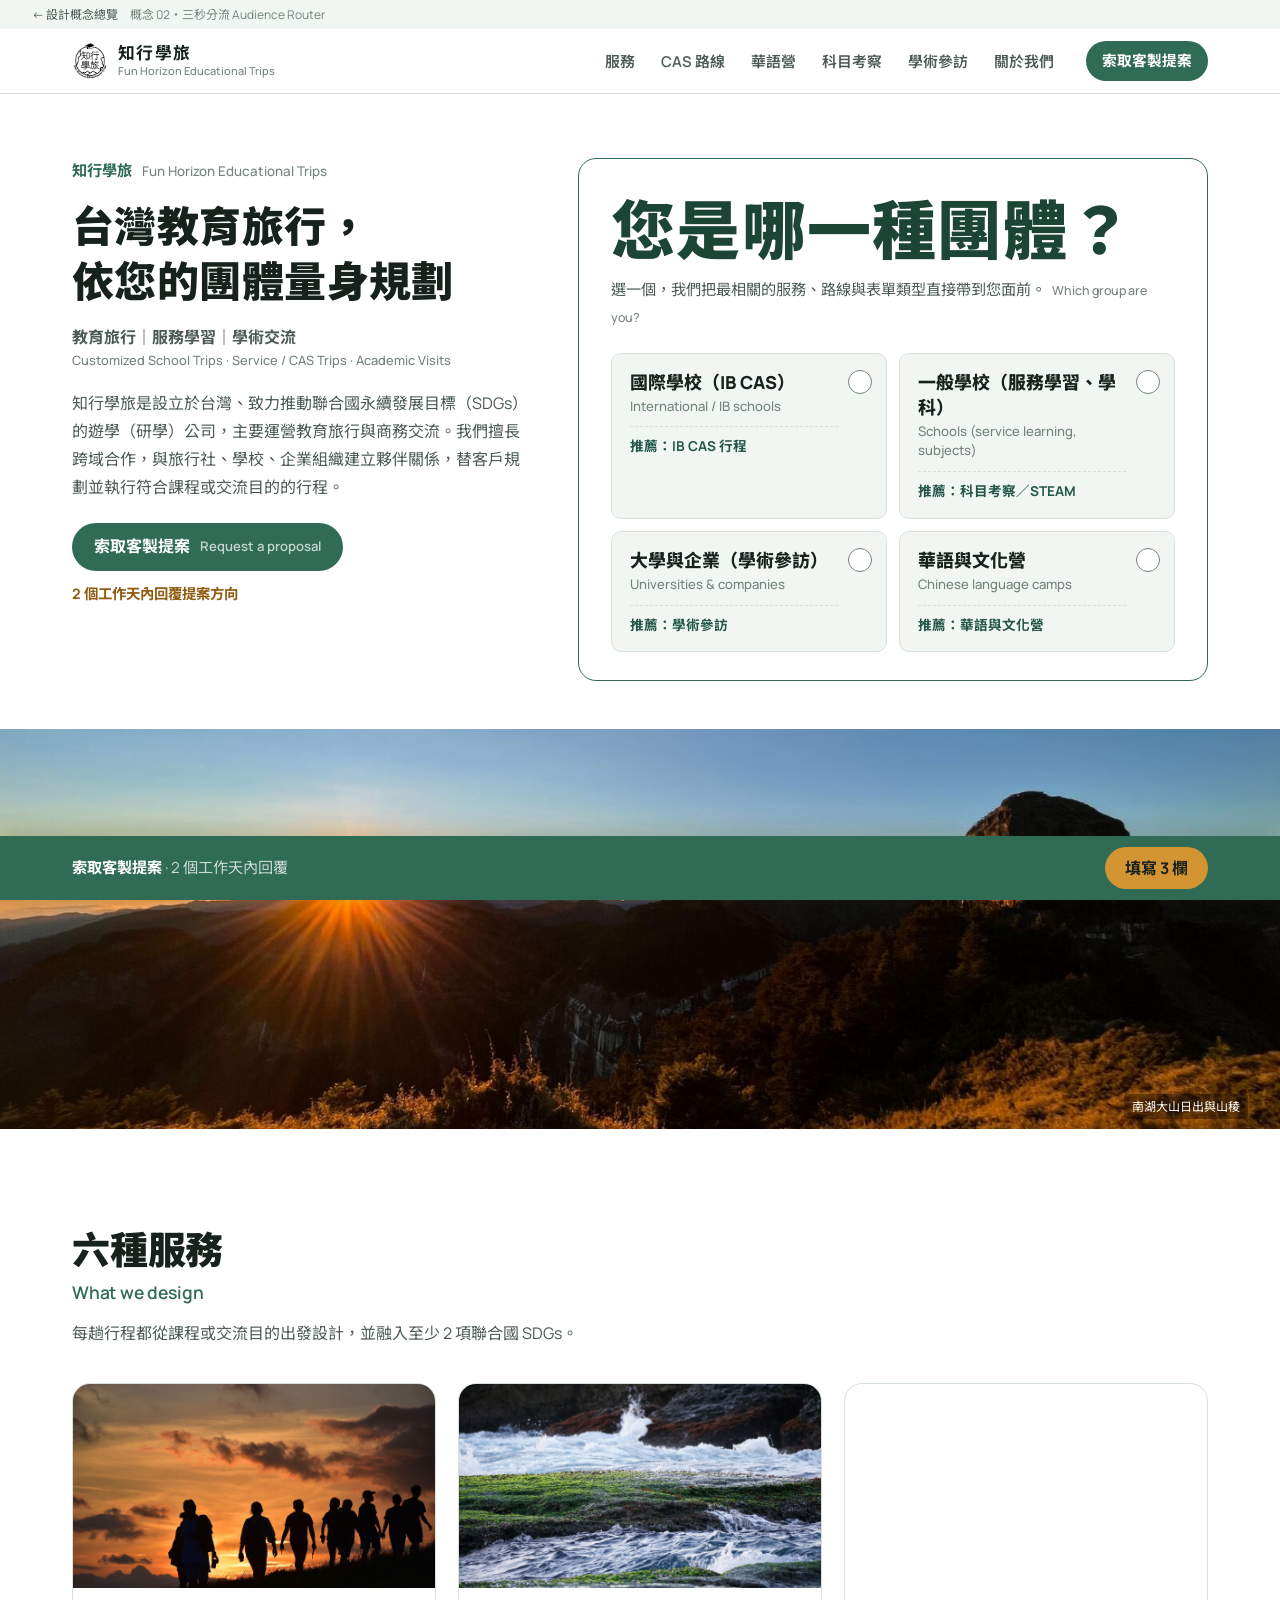
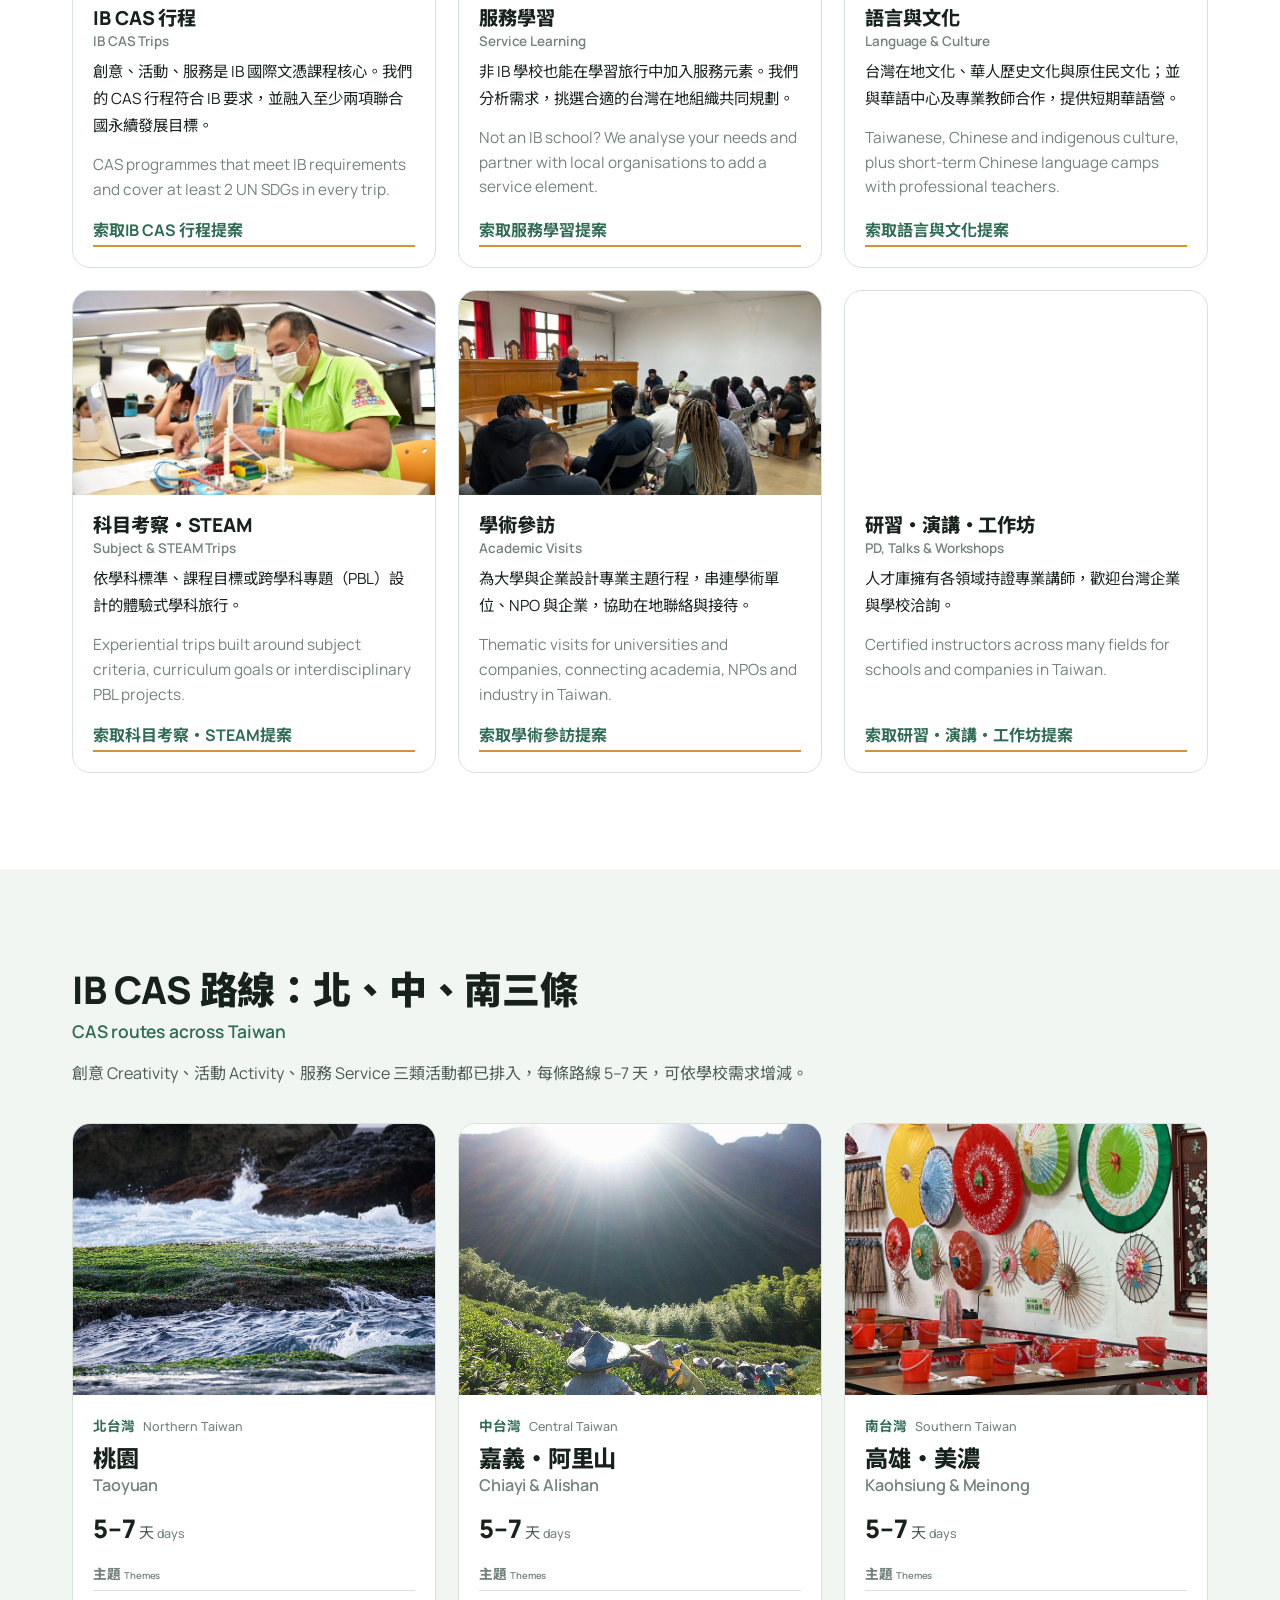
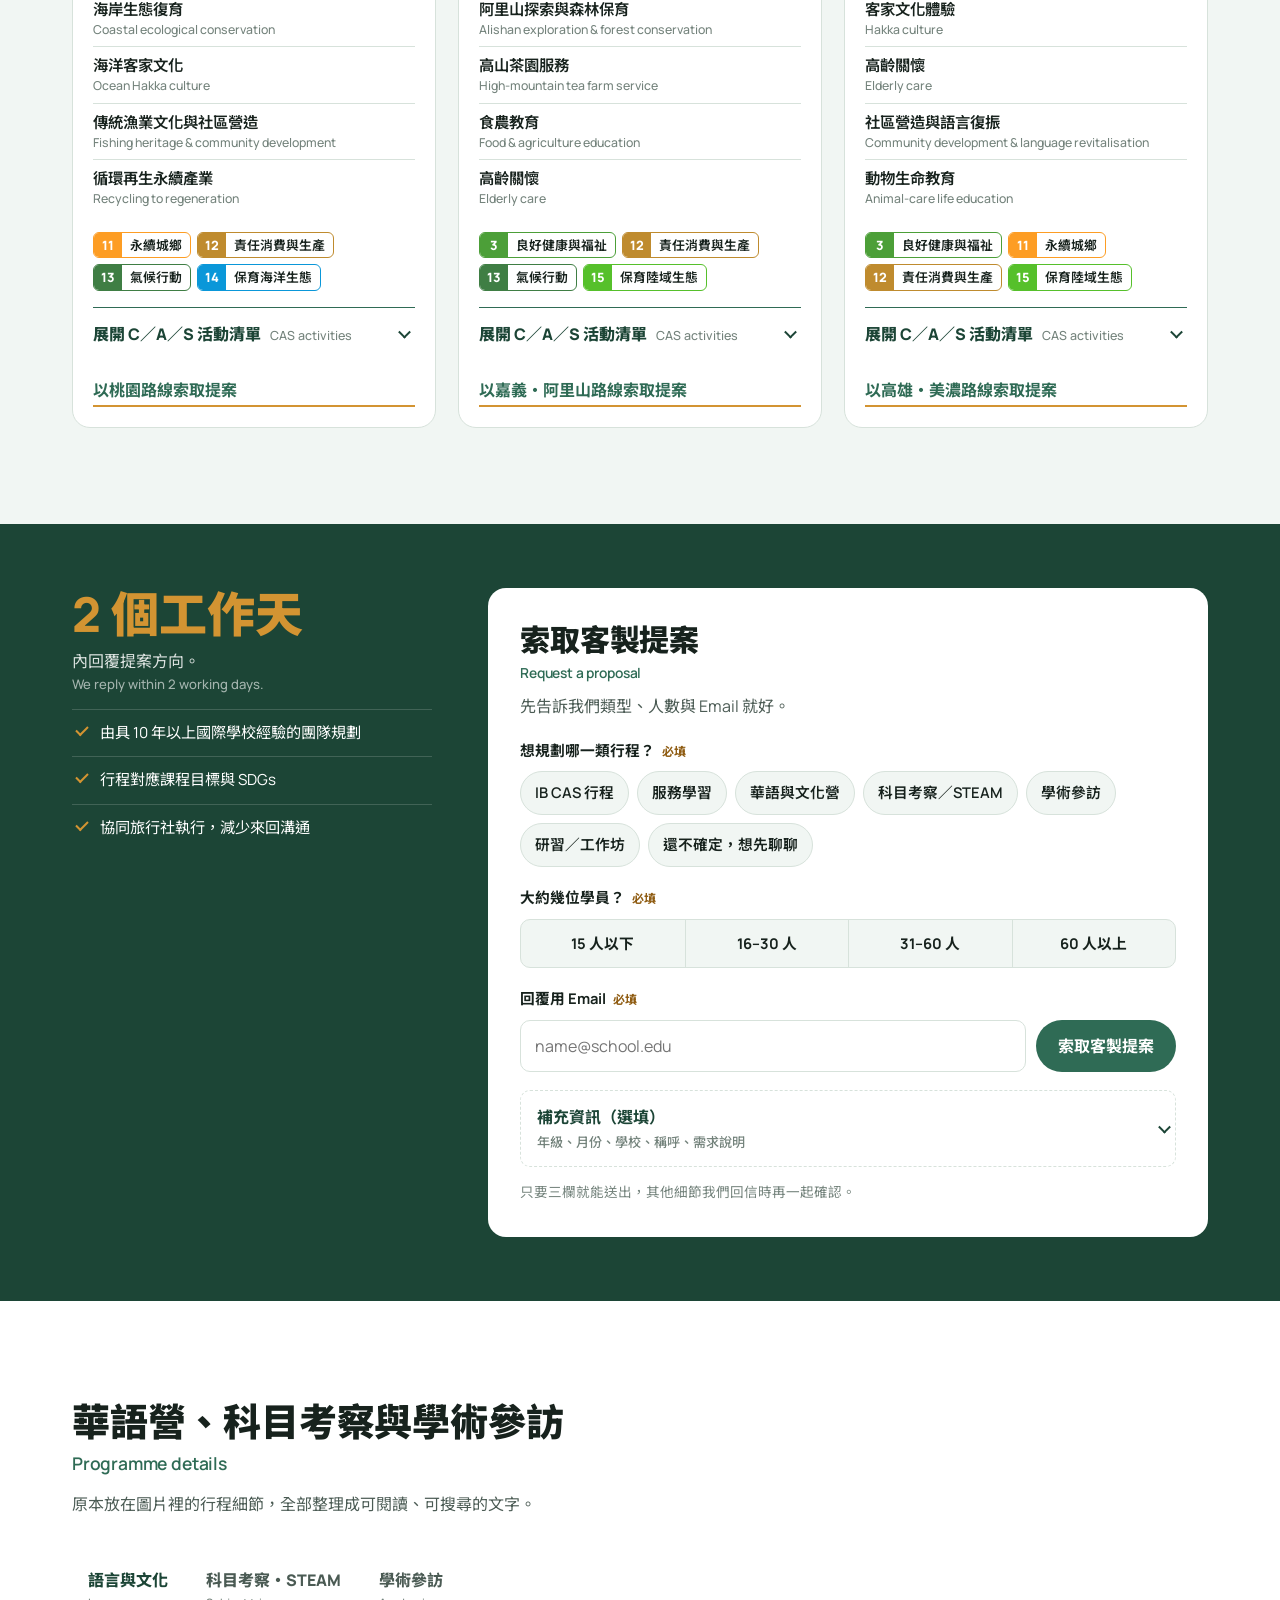
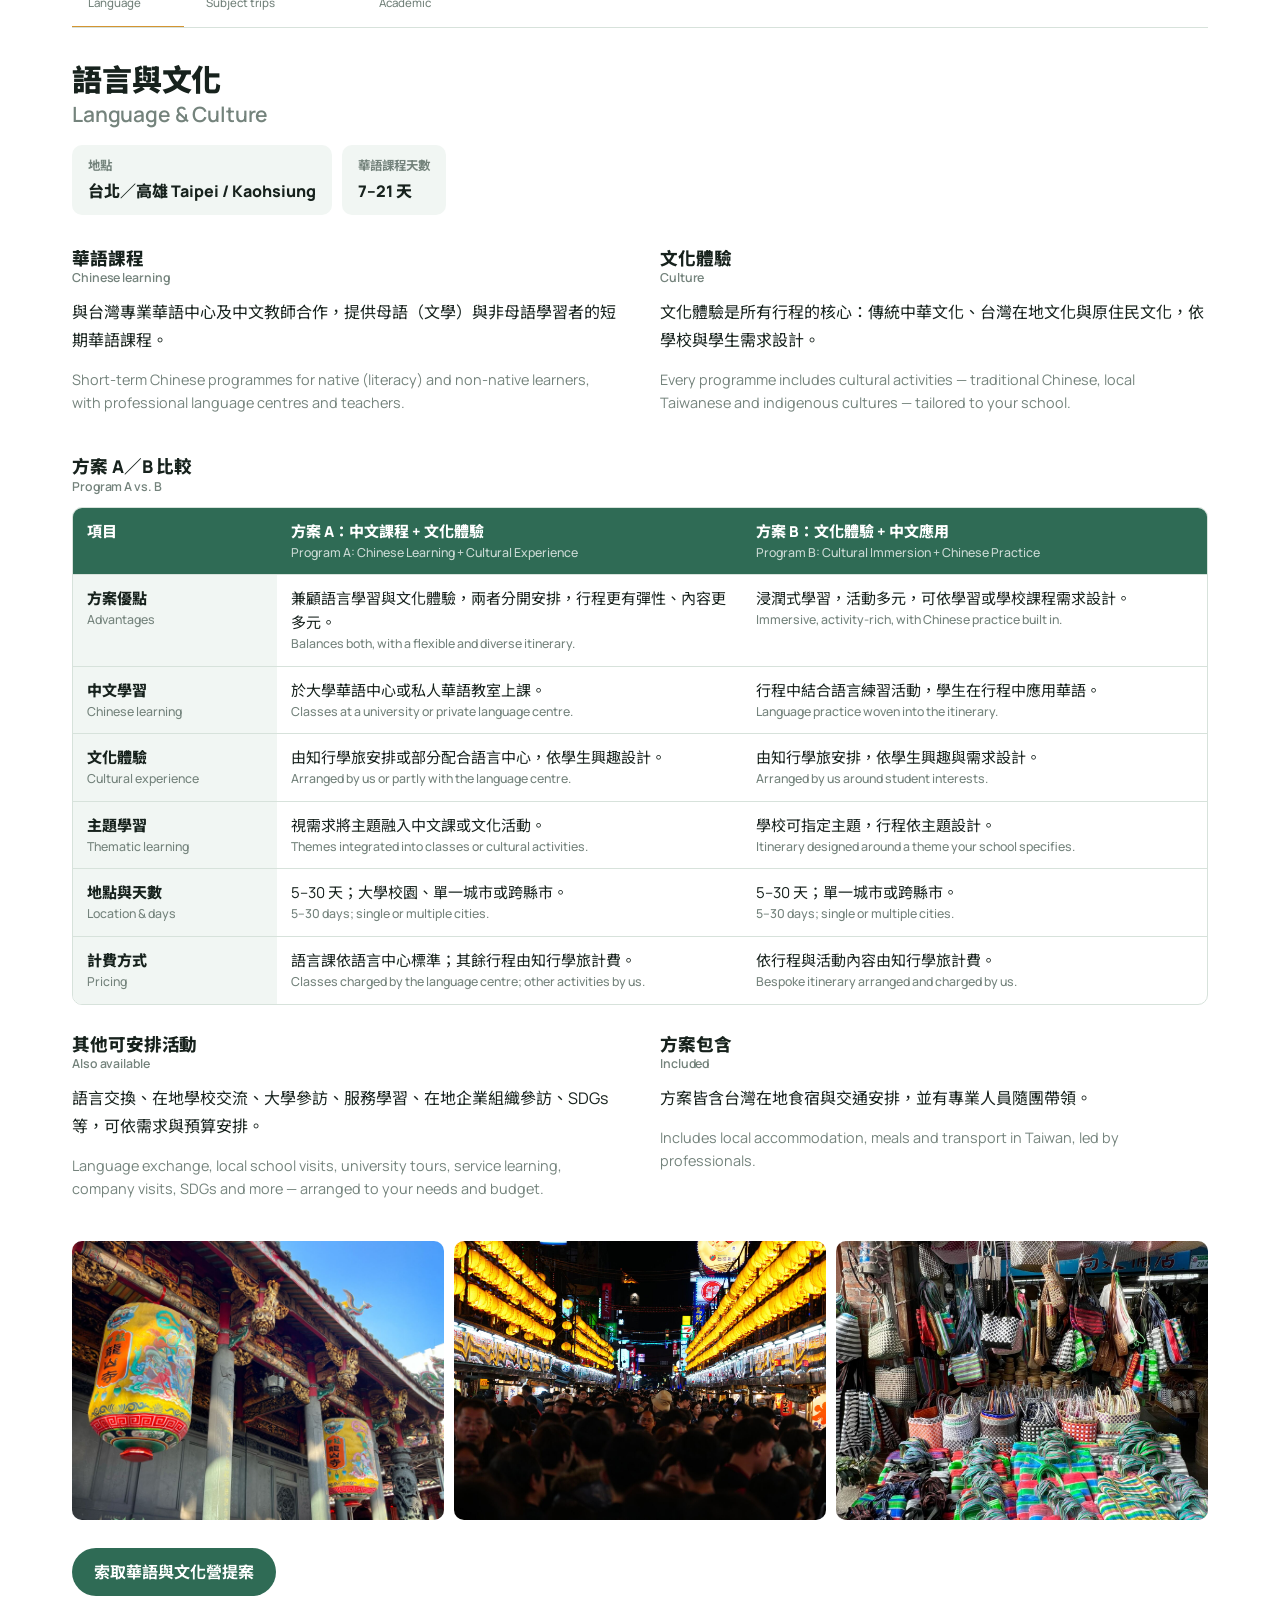
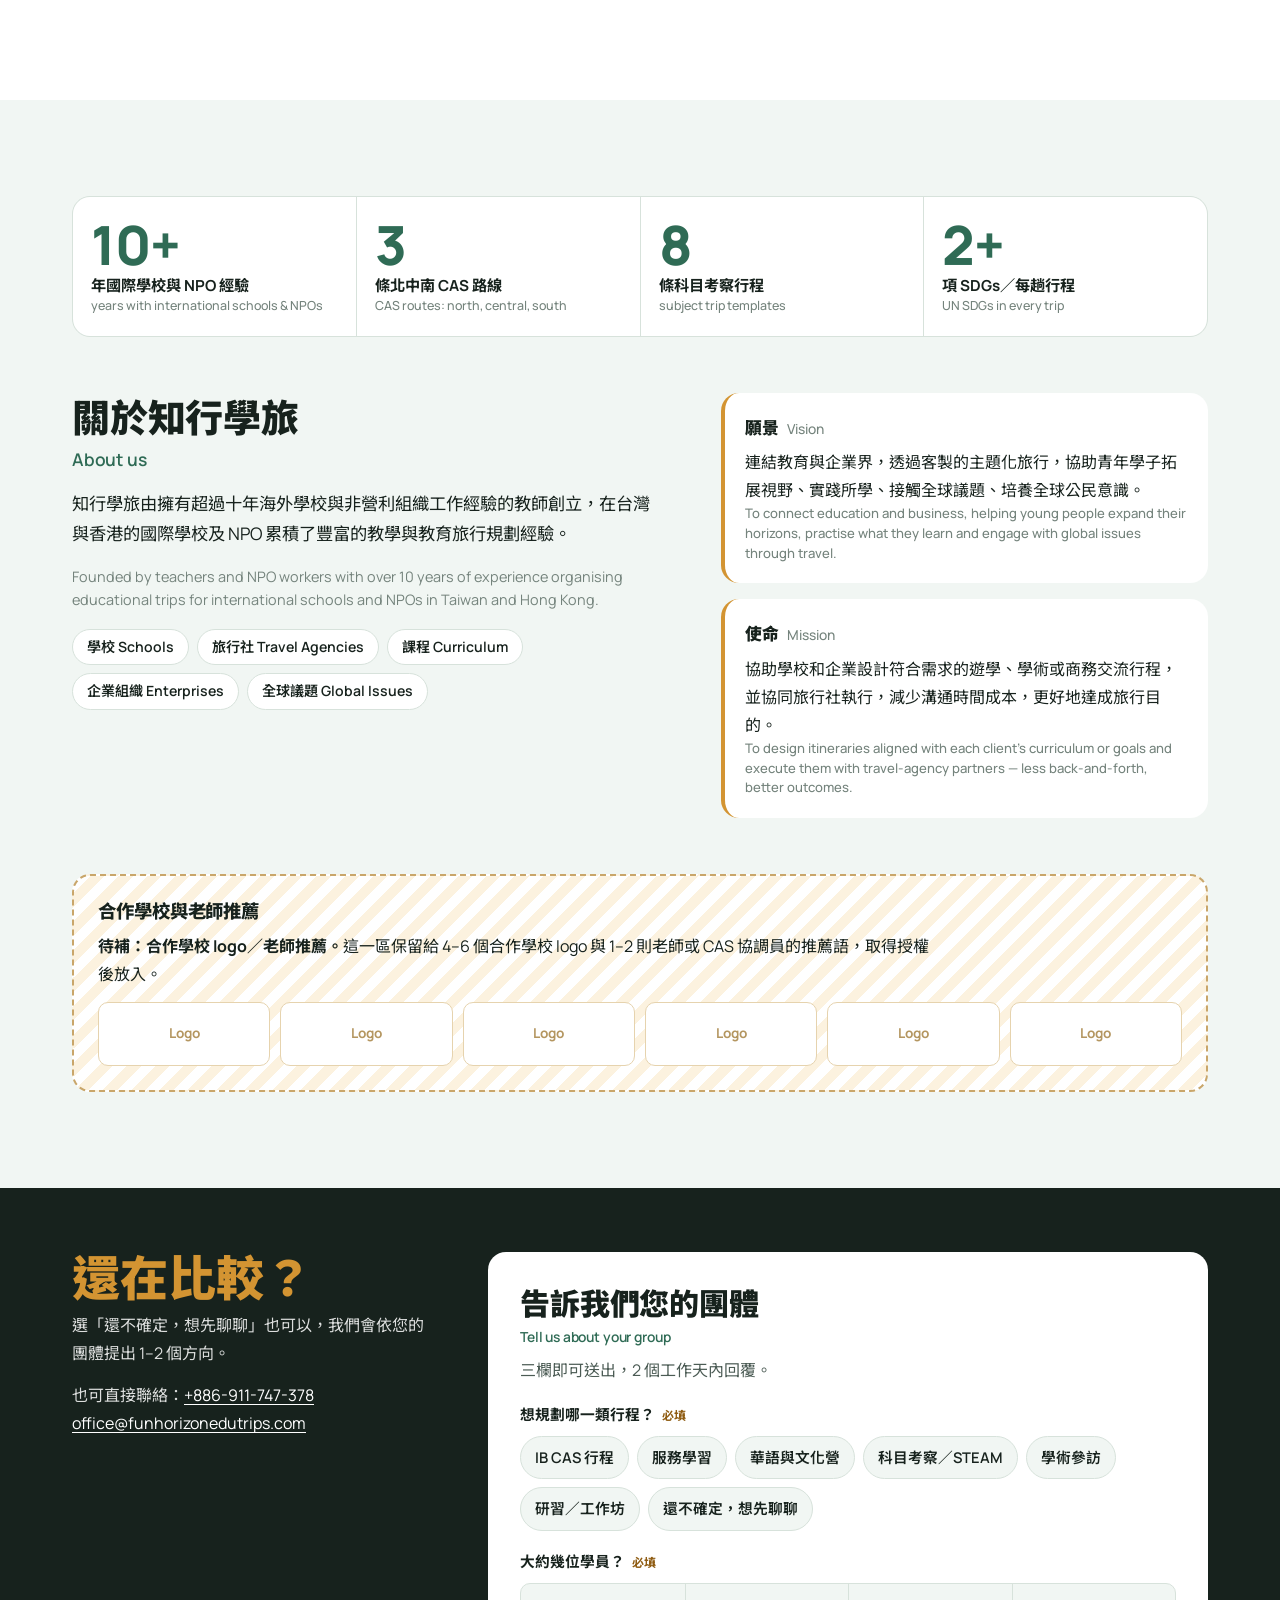
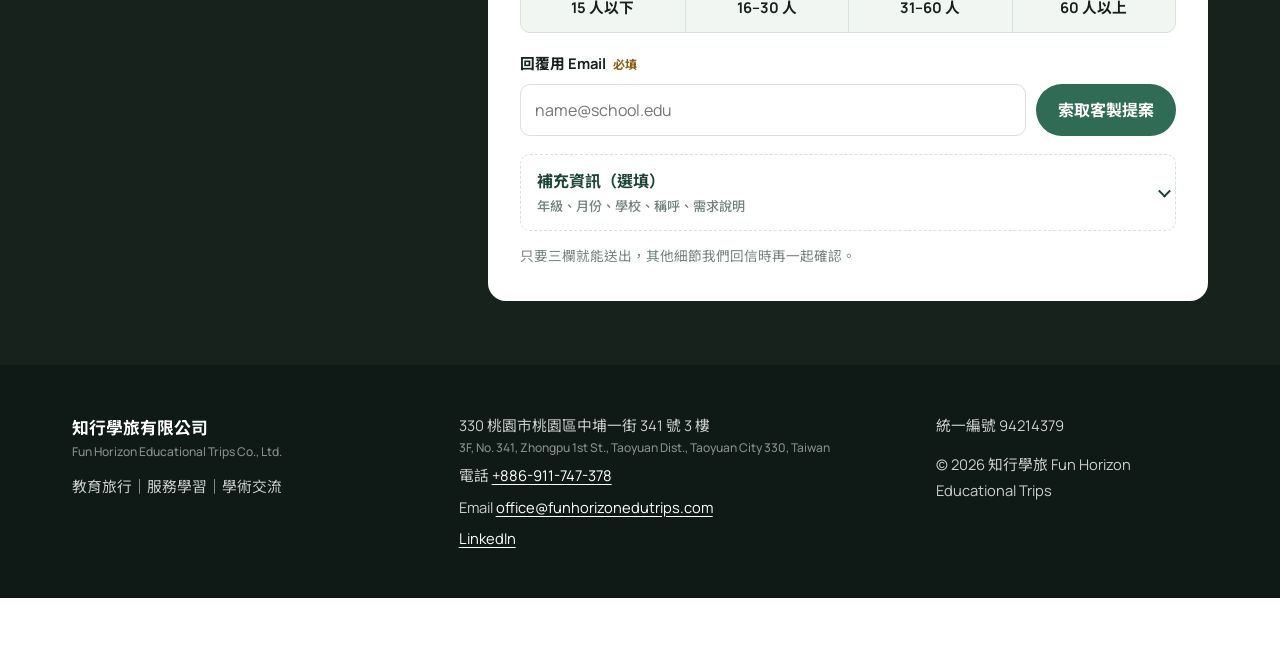
<file: design/concepts/02-audience-router/index.html>
<!doctype html>
<html lang="zh-Hant-TW" data-concept="02-audience-router">
<head>

<meta charset="utf-8">
<meta name="viewport" content="width=device-width, initial-scale=1">
<title>知行學旅｜台灣 IB CAS 服務學習與教育旅行規劃</title>
<meta name="description" content="知行學旅為國際學校與一般學校規劃台灣教育旅行：IB CAS 服務學習、華語與文化營、科目考察與 STEAM、學術參訪。每趟行程融入至少 2 項聯合國 SDGs，北中南路線 5–7 天，可客製。">
<!-- 設計稿：避免與正式站搶索引。正式上線時移除 noindex 並改 canonical -->
<meta name="robots" content="noindex, nofollow">
<link rel="canonical" href="https://www.funhtrips.com/">
<link rel="alternate" hreflang="zh-Hant-TW" href="https://www.funhtrips.com/">
<link rel="alternate" hreflang="en" href="https://www.funhtrips.com/en/">
<link rel="alternate" hreflang="x-default" href="https://www.funhtrips.com/en/">
<meta property="og:type" content="website">
<meta property="og:site_name" content="知行學旅 Fun Horizon Educational Trips">
<meta property="og:title" content="知行學旅｜台灣 IB CAS 服務學習與教育旅行規劃">
<meta property="og:description" content="知行學旅為國際學校與一般學校規劃台灣教育旅行：IB CAS 服務學習、華語與文化營、科目考察與 STEAM、學術參訪。每趟行程融入至少 2 項聯合國 SDGs，北中南路線 5–7 天，可客製。">
<meta property="og:image" content="https://www.funhtrips.com/assets/img/hero-nanhu-sunrise.jpg">
<meta property="og:locale" content="zh_TW">
<meta property="og:locale:alternate" content="en_US">
<meta name="twitter:card" content="summary_large_image">
<link rel="icon" href="../../assets/img/logo-zhixing.png">
<script type="application/ld+json">{"@context":"https://schema.org","@graph":[{"@type":["EducationalOrganization","TravelAgency"],"@id":"https://www.funhtrips.com/#org","name":"知行學旅有限公司","alternateName":["Fun Horizon Educational Trips","Fun Horizon Educational Trips Co., Ltd.","知行學旅"],"url":"https://www.funhtrips.com/","logo":"https://www.funhtrips.com/assets/img/logo-zhixing.png","image":"https://www.funhtrips.com/assets/img/hero-nanhu-sunrise.jpg","description":"Taiwan-based educational travel company designing IB CAS & service-learning trips, Chinese language and culture camps, subject/STEAM trips and academic visits — every trip integrates at least 2 UN SDGs.","email":"office@funhorizonedutrips.com","telephone":"+886-911-747-378","taxID":"94214379","address":{"@type":"PostalAddress","streetAddress":"3F, No. 341, Zhongpu 1st St.","addressLocality":"Taoyuan District","addressRegion":"Taoyuan City","postalCode":"330","addressCountry":"TW"},"areaServed":"TW","sameAs":["https://www.linkedin.com/company/99383727"],"knowsAbout":["IB CAS","Service learning","UN SDGs","Educational travel","Chinese language learning","STEAM"]},{"@type":"TouristTrip","name":"IB CAS & Service Learning — Taoyuan (Northern Taiwan)","description":"Coastal ecological conservation, Ocean Hakka culture, Fishing heritage & community development, Recycling to regeneration","touristType":"Students","provider":{"@id":"https://www.funhtrips.com/#org"},"itinerary":{"@type":"ItemList","itemListElement":[{"@type":"ListItem","position":1,"name":"Crafts with recycled plastic wood"},{"@type":"ListItem","position":2,"name":"Ocean Hakka food workshop"},{"@type":"ListItem","position":3,"name":"Coastal animal art creation"},{"@type":"ListItem","position":4,"name":"Canoeing / SUP"},{"@type":"ListItem","position":5,"name":"Bike tour"},{"@type":"ListItem","position":6,"name":"Coastal ecology exploration"},{"@type":"ListItem","position":7,"name":"Century-old fishing stone weir reconstruction"},{"@type":"ListItem","position":8,"name":"Beach cleaning"},{"@type":"ListItem","position":9,"name":"Marine debris recycling & sorting"}]}},{"@type":"TouristTrip","name":"IB CAS & Service Learning — Chiayi & Alishan (Central Taiwan)","description":"Alishan exploration & forest conservation, High-mountain tea farm service, Food & agriculture education, Elderly care","touristType":"Students","provider":{"@id":"https://www.funhtrips.com/#org"},"itinerary":{"@type":"ItemList","itemListElement":[{"@type":"ListItem","position":1,"name":"Mountain vegetable cooking workshop"},{"@type":"ListItem","position":2,"name":"Hinoki woodcraft workshop"},{"@type":"ListItem","position":3,"name":"Taiwanese high-mountain tea ceremony"},{"@type":"ListItem","position":4,"name":"Tea picking"},{"@type":"ListItem","position":5,"name":"Hiking in Alishan"},{"@type":"ListItem","position":6,"name":"Alishan Forest Railway adventure"},{"@type":"ListItem","position":7,"name":"Service at a high-mountain tea farm"},{"@type":"ListItem","position":8,"name":"Mountain clean-up"},{"@type":"ListItem","position":9,"name":"Elderly care"}]}},{"@type":"TouristTrip","name":"IB CAS & Service Learning — Kaohsiung & Meinong (Southern Taiwan)","description":"Hakka culture, Elderly care, Community development & language revitalisation, Animal-care life education","touristType":"Students","provider":{"@id":"https://www.funhtrips.com/#org"},"itinerary":{"@type":"ItemList","itemListElement":[{"@type":"ListItem","position":1,"name":"Oil-paper umbrella painting"},{"@type":"ListItem","position":2,"name":"Hakka lei-cha & food workshop"},{"@type":"ListItem","position":3,"name":"Animal life-story creation"},{"@type":"ListItem","position":4,"name":"Biking around Meinong"},{"@type":"ListItem","position":5,"name":"Hiking Shoushan (Chaishan)"},{"@type":"ListItem","position":6,"name":"Kaohsiung Circular Light Rail"},{"@type":"ListItem","position":7,"name":"Cultural exchange & English service at a local school"},{"@type":"ListItem","position":8,"name":"Elderly care"},{"@type":"ListItem","position":9,"name":"Organic farming"},{"@type":"ListItem","position":10,"name":"Service at an animal protection site"}]}}]}</script>
<link rel="preconnect" href="https://fonts.googleapis.com">
<link rel="preconnect" href="https://fonts.gstatic.com" crossorigin>
<link rel="stylesheet" href="https://fonts.googleapis.com/css2?family=Manrope:wght@400;500;600;700;800&family=Noto+Sans+TC:wght@400;500;700;900&display=swap">
<link rel="stylesheet" href="style.css">
<script>document.documentElement.classList.add('js')</script>
</head>
<body>

<a class="skip" href="#main">跳到主要內容</a>
<div class="concept-tag"><a href="../../index.html">← 設計概念總覽</a><span>概念 02・三秒分流 Audience Router</span></div>
<header class="site-head">
  <div class="wrap head-row">
    <a class="logo" href="#top" aria-label="知行學旅 Fun Horizon Educational Trips 首頁">
      <img src="../../assets/img/logo-zhixing.png" alt="" width="400" height="418">
      <span><strong>知行學旅</strong><span lang="en">Fun Horizon Educational Trips</span></span>
    </a>
    <nav aria-label="主選單"><ul><li><a href="#services">服務</a></li><li><a href="#cas">CAS 路線</a></li><li><a href="#prog-language">華語營</a></li><li><a href="#prog-subject">科目考察</a></li><li><a href="#prog-academic">學術參訪</a></li><li><a href="#about">關於我們</a></li></ul></nav>
    <a class="btn btn-sm" href="#proposal">索取客製提案</a>
  </div>
</header>
<main id="main">

<section class="hero" id="top" aria-labelledby="hero-title">
  <div class="wrap hero-grid">
    <div class="hero-copy">
      <p class="brand-line"><span>知行學旅</span> <span lang="en">Fun Horizon Educational Trips</span></p>
      <h1 id="hero-title">台灣教育旅行，<br>依您的團體量身規劃</h1>
      <p class="tagline">教育旅行｜服務學習｜學術交流<span lang="en">Customized School Trips · Service / CAS Trips · Academic Visits</span></p>
      <p class="lead">知行學旅是設立於台灣、致力推動聯合國永續發展目標（SDGs）的遊學（研學）公司，主要運營教育旅行與商務交流。我們擅長跨域合作，與旅行社、學校、企業組織建立夥伴關係，替客戶規劃並執行符合課程或交流目的的行程。</p>
      <div class="hero-cta">
        <a class="btn" href="#proposal">索取客製提案 <span lang="en">Request a proposal</span></a>
        <p class="hero-note">2 個工作天內回覆提案方向</p>
      </div>
    </div>
    <div class="router" aria-labelledby="router-q">
      <h2 id="router-q" class="router-q">您是哪一種團體？</h2>
      <p class="router-sub">選一個，我們把最相關的服務、路線與表單類型直接帶到您面前。<span lang="en">Which group are you?</span></p>
      <ul class="aud-list"><li><a class="aud" href="#cas" data-aud="ib" data-type="cas" aria-controls="route-ib">
      <span class="aud-zh">國際學校（IB CAS）</span>
      <span class="aud-en" lang="en">International / IB schools</span>
      <span class="aud-rec">推薦：IB CAS 行程</span>
      <span class="aud-check" aria-hidden="true"></span>
    </a></li><li><a class="aud" href="#prog-subject" data-aud="school" data-type="subject" aria-controls="route-school">
      <span class="aud-zh">一般學校（服務學習、學科）</span>
      <span class="aud-en" lang="en">Schools (service learning, subjects)</span>
      <span class="aud-rec">推薦：科目考察／STEAM</span>
      <span class="aud-check" aria-hidden="true"></span>
    </a></li><li><a class="aud" href="#prog-academic" data-aud="higher" data-type="academic" aria-controls="route-higher">
      <span class="aud-zh">大學與企業（學術參訪）</span>
      <span class="aud-en" lang="en">Universities &amp; companies</span>
      <span class="aud-rec">推薦：學術參訪</span>
      <span class="aud-check" aria-hidden="true"></span>
    </a></li><li><a class="aud" href="#prog-language" data-aud="language" data-type="language" aria-controls="route-language">
      <span class="aud-zh">華語與文化營</span>
      <span class="aud-en" lang="en">Chinese language camps</span>
      <span class="aud-rec">推薦：華語與文化營</span>
      <span class="aud-check" aria-hidden="true"></span>
    </a></li></ul>
      <div class="route-box" aria-live="polite"><div class="route" id="route-ib" data-route="ib" hidden>
      <p class="route-lead"><strong>國際學校（IB CAS）</strong>：3 條北中南 CAS 路線，每條 5–7 天，C/A/S 活動與 SDGs 已對應好，可直接拿去跟 CAS 協調員討論。</p>
      <ul class="route-links"><li><a href="#cas">看 3 條 CAS 路線</a></li><li><a href="#svc-cas">IB CAS 行程說明</a></li><li><a href="#svc-service">服務學習</a></li></ul>
      <a class="btn btn-amber" href="#proposal" data-prefill-type="cas">索取「IB CAS 行程」提案</a>
    </div><div class="route" id="route-school" data-route="school" hidden>
      <p class="route-lead"><strong>一般學校（服務學習、學科）</strong>：8 條科目考察行程可依學科篩選，地理、歷史、科學、STEAM、文學與體育都有；也能加入服務學習。</p>
      <ul class="route-links"><li><a href="#prog-subject">依學科看 8 條行程</a></li><li><a href="#svc-subject">科目考察・STEAM</a></li><li><a href="#svc-service">服務學習</a></li></ul>
      <a class="btn btn-amber" href="#proposal" data-prefill-type="subject">索取「科目考察／STEAM」提案</a>
    </div><div class="route" id="route-higher" data-route="higher" hidden>
      <p class="route-lead"><strong>大學與企業（學術參訪）</strong>：串連學術單位、NPO 與企業的專業主題參訪，附政治學與歷史範例團；在台灣的研習、演講與工作坊也可洽詢。</p>
      <ul class="route-links"><li><a href="#prog-academic">看學術參訪範例團</a></li><li><a href="#svc-academic">學術參訪</a></li><li><a href="#svc-pd">研習・演講・工作坊</a></li></ul>
      <a class="btn btn-amber" href="#proposal" data-prefill-type="academic">索取「學術參訪」提案</a>
    </div><div class="route" id="route-language" data-route="language" hidden>
      <p class="route-lead"><strong>華語與文化營</strong>：台北或高雄 7–21 天的短期華語課程，搭配文化體驗；方案 A／B 的差異整理成一張比較表。</p>
      <ul class="route-links"><li><a href="#prog-language">看方案 A／B 比較</a></li><li><a href="#svc-language">語言與文化</a></li></ul>
      <a class="btn btn-amber" href="#proposal" data-prefill-type="language">索取「華語與文化營」提案</a>
    </div></div>
    </div>
  </div>
  <figure class="hero-band">
    <img src="../../assets/img/hero-nanhu-sunrise.jpg" alt="南湖大山日出與山稜" width="1600" height="1200" fetchpriority="high">
    <figcaption>南湖大山日出與山稜</figcaption>
  </figure>
</section>

<section class="sec" id="services" aria-labelledby="svc-title">
  <div class="wrap">
    <div class="sec-head">
      <h2 id="svc-title">六種服務 <span lang="en">What we design</span></h2>
      <p>每趟行程都從課程或交流目的出發設計，並融入至少 2 項聯合國 SDGs。</p>
    </div>
    <ul class="svc-grid">
      <li class="svc" id="svc-cas" data-for="ib">
        <div class="svc-img"><img src="../../assets/img/cas-sunset-hikers.jpg" alt="IB CAS 行程活動照片" width="1600" height="1067" loading="lazy" decoding="async"></div>
        <div class="svc-body">
          <span class="match-badge">為您推薦</span>
          <h3>IB CAS 行程 <span lang="en">IB CAS Trips</span></h3>
          <p>創意、活動、服務是 IB 國際文憑課程核心。我們的 CAS 行程符合 IB 要求，並融入至少兩項聯合國永續發展目標。</p>
          <p class="en-sub" lang="en">CAS programmes that meet IB requirements and cover at least 2 UN SDGs in every trip.</p>
          <a class="link-cta" href="#proposal" data-prefill-type="cas">索取IB CAS 行程提案</a>
        </div>
      </li><li class="svc" id="svc-service" data-for="ib school">
        <div class="svc-img"><img src="../../assets/img/taoyuan-coast-algal-reef.jpg" alt="桃園海岸的藻礁與浪花" width="1600" height="1069" loading="lazy" decoding="async"></div>
        <div class="svc-body">
          <span class="match-badge">為您推薦</span>
          <h3>服務學習 <span lang="en">Service Learning</span></h3>
          <p>非 IB 學校也能在學習旅行中加入服務元素。我們分析需求，挑選合適的台灣在地組織共同規劃。</p>
          <p class="en-sub" lang="en">Not an IB school? We analyse your needs and partner with local organisations to add a service element.</p>
          <a class="link-cta" href="#proposal" data-prefill-type="service">索取服務學習提案</a>
        </div>
      </li><li class="svc" id="svc-language" data-for="language">
        <div class="svc-img"><img src="../../assets/img/culture-tainan-lanterns.jpg" alt="台南花燈下的人潮" width="1200" height="1600" loading="lazy" decoding="async"></div>
        <div class="svc-body">
          <span class="match-badge">為您推薦</span>
          <h3>語言與文化 <span lang="en">Language &amp; Culture</span></h3>
          <p>台灣在地文化、華人歷史文化與原住民文化；並與華語中心及專業教師合作，提供短期華語營。</p>
          <p class="en-sub" lang="en">Taiwanese, Chinese and indigenous culture, plus short-term Chinese language camps with professional teachers.</p>
          <a class="link-cta" href="#proposal" data-prefill-type="language">索取語言與文化提案</a>
        </div>
      </li><li class="svc" id="svc-subject" data-for="school">
        <div class="svc-img"><img src="../../assets/img/steam-tech-cube-workshop.jpg" alt="科目考察・STEAM活動照片" width="1600" height="1064" loading="lazy" decoding="async"></div>
        <div class="svc-body">
          <span class="match-badge">為您推薦</span>
          <h3>科目考察・STEAM <span lang="en">Subject &amp; STEAM Trips</span></h3>
          <p>依學科標準、課程目標或跨學科專題（PBL）設計的體驗式學科旅行。</p>
          <p class="en-sub" lang="en">Experiential trips built around subject criteria, curriculum goals or interdisciplinary PBL projects.</p>
          <a class="link-cta" href="#proposal" data-prefill-type="subject">索取科目考察・STEAM提案</a>
        </div>
      </li><li class="svc" id="svc-academic" data-for="higher">
        <div class="svc-img"><img src="../../assets/img/academic-jingmei-courtroom.jpg" alt="學生在景美人權博物館法庭聆聽導覽" width="1600" height="1200" loading="lazy" decoding="async"></div>
        <div class="svc-body">
          <span class="match-badge">為您推薦</span>
          <h3>學術參訪 <span lang="en">Academic Visits</span></h3>
          <p>為大學與企業設計專業主題行程，串連學術單位、NPO 與企業，協助在地聯絡與接待。</p>
          <p class="en-sub" lang="en">Thematic visits for universities and companies, connecting academia, NPOs and industry in Taiwan.</p>
          <a class="link-cta" href="#proposal" data-prefill-type="academic">索取學術參訪提案</a>
        </div>
      </li><li class="svc" id="svc-pd" data-for="higher">
        <div class="svc-img"><img src="../../assets/img/steam-kids-workshop.jpg" alt="研習・演講・工作坊活動照片" width="1477" height="1108" loading="lazy" decoding="async"></div>
        <div class="svc-body">
          <span class="match-badge">為您推薦</span>
          <h3>研習・演講・工作坊 <span lang="en">PD, Talks &amp; Workshops</span></h3>
          <p>人才庫擁有各領域持證專業講師，歡迎台灣企業與學校洽詢。</p>
          <p class="en-sub" lang="en">Certified instructors across many fields for schools and companies in Taiwan.</p>
          <a class="link-cta" href="#proposal" data-prefill-type="pd">索取研習・演講・工作坊提案</a>
        </div>
      </li>
    </ul>
  </div>
</section>

<section class="sec sec-tint" id="cas" aria-labelledby="cas-title" data-for="ib">
  <div class="wrap">
    <div class="sec-head">
      <span class="match-badge">為您推薦</span>
      <h2 id="cas-title">IB CAS 路線：北、中、南三條 <span lang="en">CAS routes across Taiwan</span></h2>
      <p>創意 Creativity、活動 Activity、服務 Service 三類活動都已排入，每條路線 5–7 天，可依學校需求增減。</p>
    </div>
    <ol class="cas-grid">
      <li class="cas-card" id="cas-taoyuan">
        <div class="cas-img"><img src="../../assets/img/taoyuan-coast-algal-reef.jpg" alt="桃園海岸的藻礁與浪花" width="1600" height="1069" loading="lazy" decoding="async"></div>
        <div class="cas-body">
          <p class="cas-region">北台灣 <span lang="en">Northern Taiwan</span></p>
          <h3>桃園 <span lang="en">Taoyuan</span></h3>
          <p class="cas-days"><strong>5–7</strong> 天 <span lang="en">days</span></p>
          <h4 class="mini">主題 <span lang="en">Themes</span></h4>
          <ul class="themes"><li>海岸生態復育<span lang="en">Coastal ecological conservation</span></li><li>海洋客家文化<span lang="en">Ocean Hakka culture</span></li><li>傳統漁業文化與社區營造<span lang="en">Fishing heritage &amp; community development</span></li><li>循環再生永續產業<span lang="en">Recycling to regeneration</span></li></ul>
          <ul class="sdgs" aria-label="對應聯合國永續發展目標 SDGs"><li class="sdg" style="--sdg:#FD9D24" title="SDG 11 Sustainable Cities and Communities"><b>11</b><span>永續城鄉</span></li><li class="sdg" style="--sdg:#BF8B2E" title="SDG 12 Responsible Consumption and Production"><b>12</b><span>責任消費與生產</span></li><li class="sdg" style="--sdg:#3F7E44" title="SDG 13 Climate Action"><b>13</b><span>氣候行動</span></li><li class="sdg" style="--sdg:#0A97D9" title="SDG 14 Life Below Water"><b>14</b><span>保育海洋生態</span></li></ul>
          <details class="cas-more">
            <summary>展開 C／A／S 活動清單 <span lang="en">CAS activities</span></summary>
            <div class="cas-cols">
              <div class="cas-col">
      <h4><b>創</b> 創意 <span lang="en">Creativity</span></h4>
      <ul><li>再生塑木手作與設計<span lang="en">Crafts with recycled plastic wood</span></li><li>海客美食工作坊<span lang="en">Ocean Hakka food workshop</span></li><li>海岸生物美術創作<span lang="en">Coastal animal art creation</span></li></ul>
    </div>
              <div class="cas-col">
      <h4><b>活</b> 活動 <span lang="en">Activity</span></h4>
      <ul><li>獨木舟／立槳<span lang="en">Canoeing / SUP</span></li><li>自行車遊<span lang="en">Bike tour</span></li><li>海岸生態探索<span lang="en">Coastal ecology exploration</span></li></ul>
    </div>
              <div class="cas-col">
      <h4><b>服</b> 服務 <span lang="en">Service</span></h4>
      <ul><li>百年石滬重建<span lang="en">Century-old fishing stone weir reconstruction</span></li><li>淨灘<span lang="en">Beach cleaning</span></li><li>海洋廢棄物回收與分類<span lang="en">Marine debris recycling &amp; sorting</span></li></ul>
    </div>
            </div>
            <p class="cas-note">學生將完整體驗：回收廢棄物 → PET 粒料 → 再生塑木 → 環保產品。<span lang="en">Students follow the full loop: recycled waste → PET pellets → recycled plastic wood → eco-friendly products.</span></p>
          </details>
          <a class="link-cta" href="#proposal" data-prefill-type="cas">以桃園路線索取提案</a>
        </div>
      </li><li class="cas-card" id="cas-chiayi">
        <div class="cas-img"><img src="../../assets/img/chiayi-alishan-tea-farm.jpg" alt="陽光灑落阿里山高山茶園" width="1440" height="1080" loading="lazy" decoding="async"></div>
        <div class="cas-body">
          <p class="cas-region">中台灣 <span lang="en">Central Taiwan</span></p>
          <h3>嘉義・阿里山 <span lang="en">Chiayi &amp; Alishan</span></h3>
          <p class="cas-days"><strong>5–7</strong> 天 <span lang="en">days</span></p>
          <h4 class="mini">主題 <span lang="en">Themes</span></h4>
          <ul class="themes"><li>阿里山探索與森林保育<span lang="en">Alishan exploration &amp; forest conservation</span></li><li>高山茶園服務<span lang="en">High-mountain tea farm service</span></li><li>食農教育<span lang="en">Food &amp; agriculture education</span></li><li>高齡關懷<span lang="en">Elderly care</span></li></ul>
          <ul class="sdgs" aria-label="對應聯合國永續發展目標 SDGs"><li class="sdg" style="--sdg:#4C9F38" title="SDG 3 Good Health and Well-being"><b>3</b><span>良好健康與福祉</span></li><li class="sdg" style="--sdg:#BF8B2E" title="SDG 12 Responsible Consumption and Production"><b>12</b><span>責任消費與生產</span></li><li class="sdg" style="--sdg:#3F7E44" title="SDG 13 Climate Action"><b>13</b><span>氣候行動</span></li><li class="sdg" style="--sdg:#56C02B" title="SDG 15 Life on Land"><b>15</b><span>保育陸域生態</span></li></ul>
          <details class="cas-more">
            <summary>展開 C／A／S 活動清單 <span lang="en">CAS activities</span></summary>
            <div class="cas-cols">
              <div class="cas-col">
      <h4><b>創</b> 創意 <span lang="en">Creativity</span></h4>
      <ul><li>山產蔬菜料理工作坊<span lang="en">Mountain vegetable cooking workshop</span></li><li>檜木木作工作坊<span lang="en">Hinoki woodcraft workshop</span></li><li>台灣高山茶體驗<span lang="en">Taiwanese high-mountain tea ceremony</span></li></ul>
    </div>
              <div class="cas-col">
      <h4><b>活</b> 活動 <span lang="en">Activity</span></h4>
      <ul><li>採茶體驗<span lang="en">Tea picking</span></li><li>阿里山健行<span lang="en">Hiking in Alishan</span></li><li>阿里山小火車山林探索<span lang="en">Alishan Forest Railway adventure</span></li></ul>
    </div>
              <div class="cas-col">
      <h4><b>服</b> 服務 <span lang="en">Service</span></h4>
      <ul><li>高山茶園服務<span lang="en">Service at a high-mountain tea farm</span></li><li>淨山服務<span lang="en">Mountain clean-up</span></li><li>長者關懷服務<span lang="en">Elderly care</span></li></ul>
    </div>
            </div>
            
          </details>
          <a class="link-cta" href="#proposal" data-prefill-type="cas">以嘉義・阿里山路線索取提案</a>
        </div>
      </li><li class="cas-card" id="cas-kaohsiung">
        <div class="cas-img"><img src="../../assets/img/meinong-oil-paper-umbrellas.jpg" alt="美濃油紙傘彩繪教室牆上的彩色紙傘" width="1600" height="1200" loading="lazy" decoding="async"></div>
        <div class="cas-body">
          <p class="cas-region">南台灣 <span lang="en">Southern Taiwan</span></p>
          <h3>高雄・美濃 <span lang="en">Kaohsiung &amp; Meinong</span></h3>
          <p class="cas-days"><strong>5–7</strong> 天 <span lang="en">days</span></p>
          <h4 class="mini">主題 <span lang="en">Themes</span></h4>
          <ul class="themes"><li>客家文化體驗<span lang="en">Hakka culture</span></li><li>高齡關懷<span lang="en">Elderly care</span></li><li>社區營造與語言復振<span lang="en">Community development &amp; language revitalisation</span></li><li>動物生命教育<span lang="en">Animal-care life education</span></li></ul>
          <ul class="sdgs" aria-label="對應聯合國永續發展目標 SDGs"><li class="sdg" style="--sdg:#4C9F38" title="SDG 3 Good Health and Well-being"><b>3</b><span>良好健康與福祉</span></li><li class="sdg" style="--sdg:#FD9D24" title="SDG 11 Sustainable Cities and Communities"><b>11</b><span>永續城鄉</span></li><li class="sdg" style="--sdg:#BF8B2E" title="SDG 12 Responsible Consumption and Production"><b>12</b><span>責任消費與生產</span></li><li class="sdg" style="--sdg:#56C02B" title="SDG 15 Life on Land"><b>15</b><span>保育陸域生態</span></li></ul>
          <details class="cas-more">
            <summary>展開 C／A／S 活動清單 <span lang="en">CAS activities</span></summary>
            <div class="cas-cols">
              <div class="cas-col">
      <h4><b>創</b> 創意 <span lang="en">Creativity</span></h4>
      <ul><li>油紙傘彩繪<span lang="en">Oil-paper umbrella painting</span></li><li>客家擂茶與美食工作坊<span lang="en">Hakka lei-cha &amp; food workshop</span></li><li>生命教育故事創作<span lang="en">Animal life-story creation</span></li></ul>
    </div>
              <div class="cas-col">
      <h4><b>活</b> 活動 <span lang="en">Activity</span></h4>
      <ul><li>美濃單車行<span lang="en">Biking around Meinong</span></li><li>柴山健行<span lang="en">Hiking Shoushan (Chaishan)</span></li><li>高雄環狀輕軌體驗<span lang="en">Kaohsiung Circular Light Rail</span></li></ul>
    </div>
              <div class="cas-col">
      <h4><b>服</b> 服務 <span lang="en">Service</span></h4>
      <ul><li>在地學校文化交流與英語服務<span lang="en">Cultural exchange &amp; English service at a local school</span></li><li>長者關懷服務<span lang="en">Elderly care</span></li><li>有機農事服務<span lang="en">Organic farming</span></li><li>動物保護園區服務<span lang="en">Service at an animal protection site</span></li></ul>
    </div>
            </div>
            
          </details>
          <a class="link-cta" href="#proposal" data-prefill-type="cas">以高雄・美濃路線索取提案</a>
        </div>
      </li>
    </ol>
  </div>
</section>

<section class="form-sec" id="proposal" aria-label="索取客製提案（簡短表單）">
  <div class="wrap form-wrap">
    <div class="form-aside">
      <p class="aside-big">2 個工作天</p>
      <p>內回覆提案方向。<span lang="en">We reply within 2 working days.</span></p>
      <ul class="aside-list">
        <li>由具 10 年以上國際學校經驗的團隊規劃</li>
        <li>行程對應課程目標與 SDGs</li>
        <li>協同旅行社執行，減少來回溝通</li>
      </ul>
    </div>
    
<form class="inq" data-inquiry id="mid-form" aria-labelledby="mid-title">
  <div class="inq-head">
    <h2 id="mid-title">索取客製提案 <span lang="en">Request a proposal</span></h2>
    <p>先告訴我們類型、人數與 Email 就好。</p>
  </div>
  <fieldset class="f-type">
    <legend>想規劃哪一類行程？ <span class="req">必填</span></legend>
    <div class="chips">
      <label class="chip"><input type="radio" name="type" value="cas" required><span>IB CAS 行程</span></label><label class="chip"><input type="radio" name="type" value="service"><span>服務學習</span></label><label class="chip"><input type="radio" name="type" value="language"><span>華語與文化營</span></label><label class="chip"><input type="radio" name="type" value="subject"><span>科目考察／STEAM</span></label><label class="chip"><input type="radio" name="type" value="academic"><span>學術參訪</span></label><label class="chip"><input type="radio" name="type" value="pd"><span>研習／工作坊</span></label><label class="chip"><input type="radio" name="type" value="unsure"><span>還不確定，想先聊聊</span></label>
    </div>
  </fieldset>
  <fieldset class="f-size">
    <legend>大約幾位學員？ <span class="req">必填</span></legend>
    <div class="seg">
      <label><input type="radio" name="group_size" value="1-15" required><span>15 人以下</span></label><label><input type="radio" name="group_size" value="16-30"><span>16–30 人</span></label><label><input type="radio" name="group_size" value="31-60"><span>31–60 人</span></label><label><input type="radio" name="group_size" value="60+"><span>60 人以上</span></label>
    </div>
  </fieldset>
  <div class="f-email">
    <label for="mid-email">回覆用 Email <span class="req">必填</span></label>
    <div class="email-row">
      <input id="mid-email" type="email" name="email" required autocomplete="email" placeholder="name@school.edu">
      <button type="submit" class="btn">索取客製提案</button>
    </div>
  </div>
  <details class="f-more">
    <summary>補充資訊（選填）<span>年級、月份、學校、稱呼、需求說明</span></summary>
    <div class="more-grid">
      <div><label for="mid-grade">年級</label><input id="mid-grade" name="grade" placeholder="例：G10–G11"></div>
      <div><label for="mid-month">預計出發月份</label><input id="mid-month" type="month" name="month"></div>
      <div><label for="mid-school">學校／單位</label><input id="mid-school" name="school" autocomplete="organization"></div>
      <div><label for="mid-name">您的稱呼</label><input id="mid-name" name="name" autocomplete="name"></div>
      <div class="full"><label for="mid-message">想先告訴我們的事</label><textarea id="mid-message" name="message" rows="3" placeholder="例：希望加入海洋保育服務、預算範圍、需要的 CAS 證明文件"></textarea></div>
    </div>
  </details>
  <p class="inq-foot">只要三欄就能送出，其他細節我們回信時再一起確認。</p>
  <div data-inquiry-result hidden></div>
</form>
  </div>
</section>

<section class="sec" id="programs" aria-labelledby="prog-title">
  <div class="wrap">
    <div class="sec-head">
      <h2 id="prog-title">華語營、科目考察與學術參訪 <span lang="en">Programme details</span></h2>
      <p>原本放在圖片裡的行程細節，全部整理成可閱讀、可搜尋的文字。</p>
    </div>
    <div class="tablist" role="tablist" aria-label="行程類型" hidden>
      <button type="button" role="tab" id="tab-language" aria-controls="prog-language" aria-selected="true" tabindex="0">語言與文化<span lang="en">Language</span></button><button type="button" role="tab" id="tab-subject" aria-controls="prog-subject" aria-selected="false" tabindex="-1">科目考察・STEAM<span lang="en">Subject trips</span></button><button type="button" role="tab" id="tab-academic" aria-controls="prog-academic" aria-selected="false" tabindex="-1">學術參訪<span lang="en">Academic</span></button>
    </div>
    
<div class="panel" id="prog-language" data-for="language" data-tab="language">
  <span class="match-badge">為您推薦</span>
  <h3>語言與文化 <span lang="en">Language &amp; Culture</span></h3>
  <div class="facts">
    <div><span class="fact-k">地點</span><span class="fact-v">台北／高雄 Taipei / Kaohsiung</span></div>
    <div><span class="fact-k">華語課程天數</span><span class="fact-v">7–21 天</span></div>
  </div>
  <div class="two-col">
    <div>
      <h4>華語課程 <span lang="en">Chinese learning</span></h4>
      <p>與台灣專業華語中心及中文教師合作，提供母語（文學）與非母語學習者的短期華語課程。</p><p class="en-sub" lang="en">Short-term Chinese programmes for native (literacy) and non-native learners, with professional language centres and teachers.</p>
    </div>
    <div>
      <h4>文化體驗 <span lang="en">Culture</span></h4>
      <p>文化體驗是所有行程的核心：傳統中華文化、台灣在地文化與原住民文化，依學校與學生需求設計。</p><p class="en-sub" lang="en">Every programme includes cultural activities — traditional Chinese, local Taiwanese and indigenous cultures — tailored to your school.</p>
    </div>
  </div>
  <h4>方案 A／B 比較 <span lang="en">Program A vs. B</span></h4>
  <div class="table-scroll" tabindex="0" role="region" aria-label="方案 A／B 比較表">
    <table class="compare">
      <caption class="sr">華語與文化營方案 A 與方案 B 比較</caption>
      <thead><tr><th scope="col">項目</th><th scope="col">方案 A：中文課程 + 文化體驗<span lang="en">Program A: Chinese Learning + Cultural Experience</span></th><th scope="col">方案 B：文化體驗 + 中文應用<span lang="en">Program B: Cultural Immersion + Chinese Practice</span></th></tr></thead>
      <tbody><tr><th scope="row">方案優點<span lang="en">Advantages</span></th><td>兼顧語言學習與文化體驗，兩者分開安排，行程更有彈性、內容更多元。<span lang="en">Balances both, with a flexible and diverse itinerary.</span></td><td>浸潤式學習，活動多元，可依學習或學校課程需求設計。<span lang="en">Immersive, activity-rich, with Chinese practice built in.</span></td></tr><tr><th scope="row">中文學習<span lang="en">Chinese learning</span></th><td>於大學華語中心或私人華語教室上課。<span lang="en">Classes at a university or private language centre.</span></td><td>行程中結合語言練習活動，學生在行程中應用華語。<span lang="en">Language practice woven into the itinerary.</span></td></tr><tr><th scope="row">文化體驗<span lang="en">Cultural experience</span></th><td>由知行學旅安排或部分配合語言中心，依學生興趣設計。<span lang="en">Arranged by us or partly with the language centre.</span></td><td>由知行學旅安排，依學生興趣與需求設計。<span lang="en">Arranged by us around student interests.</span></td></tr><tr><th scope="row">主題學習<span lang="en">Thematic learning</span></th><td>視需求將主題融入中文課或文化活動。<span lang="en">Themes integrated into classes or cultural activities.</span></td><td>學校可指定主題，行程依主題設計。<span lang="en">Itinerary designed around a theme your school specifies.</span></td></tr><tr><th scope="row">地點與天數<span lang="en">Location &amp; days</span></th><td>5–30 天；大學校園、單一城市或跨縣市。<span lang="en">5–30 days; single or multiple cities.</span></td><td>5–30 天；單一城市或跨縣市。<span lang="en">5–30 days; single or multiple cities.</span></td></tr><tr><th scope="row">計費方式<span lang="en">Pricing</span></th><td>語言課依語言中心標準；其餘行程由知行學旅計費。<span lang="en">Classes charged by the language centre; other activities by us.</span></td><td>依行程與活動內容由知行學旅計費。<span lang="en">Bespoke itinerary arranged and charged by us.</span></td></tr></tbody>
    </table>
  </div>
  <div class="two-col">
    <div><h4>其他可安排活動 <span lang="en">Also available</span></h4><p>語言交換、在地學校交流、大學參訪、服務學習、在地企業組織參訪、SDGs 等，可依需求與預算安排。</p><p class="en-sub" lang="en">Language exchange, local school visits, university tours, service learning, company visits, SDGs and more — arranged to your needs and budget.</p></div>
    <div><h4>方案包含 <span lang="en">Included</span></h4><p>方案皆含台灣在地食宿與交通安排，並有專業人員隨團帶領。</p><p class="en-sub" lang="en">Includes local accommodation, meals and transport in Taiwan, led by professionals.</p></div>
  </div>
  <div class="photo-row"><figure><img src="../../assets/img/culture-temple-lanterns.jpg" alt="廟宇屋簷下的彩繪燈籠" width="1600" height="1200" loading="lazy" decoding="async"></figure><figure><img src="../../assets/img/culture-keelung-night-market.jpg" alt="基隆廟口夜市的黃色燈籠" width="1600" height="1069" loading="lazy" decoding="async"></figure><figure><img src="../../assets/img/culture-dadaocheng-market.jpg" alt="大稻埕的彩色編織袋" width="1200" height="1600" loading="lazy" decoding="async"></figure></div>
  <a class="btn" href="#proposal" data-prefill-type="language">索取華語與文化營提案</a>
</div>
    
<div class="panel" id="prog-subject" data-for="school" data-tab="subject">
  <span class="match-badge">為您推薦</span>
  <h3>科目考察・STEAM <span lang="en">Subject &amp; STEAM trips</span></h3>
  <p>8 條行程依學科標準與課程目標設計，也可改為跨學科專題（PBL）。</p>
  <div class="filter" data-filter hidden>
    <span class="filter-label" id="filter-label">依學科篩選</span>
    <div class="filter-chips" role="group" aria-labelledby="filter-label">
      <button type="button" aria-pressed="true" data-subj="">全部</button>
      <button type="button" aria-pressed="false" data-subj="地理">地理</button><button type="button" aria-pressed="false" data-subj="歷史">歷史</button><button type="button" aria-pressed="false" data-subj="科學">科學</button><button type="button" aria-pressed="false" data-subj="商業">商業</button><button type="button" aria-pressed="false" data-subj="化學">化學</button><button type="button" aria-pressed="false" data-subj="生物">生物</button><button type="button" aria-pressed="false" data-subj="STEAM">STEAM</button><button type="button" aria-pressed="false" data-subj="文學">文學</button><button type="button" aria-pressed="false" data-subj="體育">體育</button>
    </div>
    <p class="filter-count" aria-live="polite"></p>
  </div>
  <div class="table-scroll" tabindex="0" role="region" aria-label="科目考察行程表">
    <table class="trips">
      <caption class="sr">科目考察行程一覽</caption>
      <thead><tr><th scope="col">行程</th><th scope="col">地點</th><th scope="col">學科</th><th scope="col">考察重點</th><th scope="col">年級</th><th scope="col">天數</th></tr></thead>
      <tbody><tr data-subjects="地理|歷史">
        <th scope="row">北海岸文化與地理考查<span lang="en">Culture &amp; Geography of the Northeast Coast</span></th>
        <td data-label="地點">台北・宜蘭・東北海岸<span lang="en">Northeast Coast &amp; Yilan</span></td>
        <td data-label="學科">地理、歷史<span lang="en">Geography, History</span></td>
        <td data-label="考察重點">大屯火山群、海蝕海岸、黃金博物館<span lang="en">Tatun Volcano Group, erosional coast, Gold Museum</span></td>
        <td data-label="年級">小學至高中<span lang="en">All grades</span></td>
        <td data-label="天數">5–7 天</td>
      </tr><tr data-subjects="地理|歷史">
        <th scope="row">花蓮地理考查<span lang="en">Geography Trip to Hualien</span></th>
        <td data-label="地點">台北・花蓮<span lang="en">Taipei &amp; Hualien</span></td>
        <td data-label="學科">地理、歷史<span lang="en">Geography, History</span></td>
        <td data-label="考察重點">花東縱谷、斷崖、太魯閣峽谷、珊瑚礁與礫石海岸<span lang="en">East Rift Valley, cliffs, Taroko Gorge, coral reefs, gravel beaches</span></td>
        <td data-label="年級">國中至高中<span lang="en">Secondary</span></td>
        <td data-label="天數">5–7 天</td>
      </tr><tr data-subjects="科學|商業">
        <th scope="row">北台灣科技與商業考察<span lang="en">Technology &amp; Business in Northern Taiwan</span></th>
        <td data-label="地點">台北・桃園・新竹<span lang="en">Taipei, Taoyuan, Hsinchu</span></td>
        <td data-label="學科">科學、商業<span lang="en">Science, Business</span></td>
        <td data-label="考察重點">青創基地、科學園區、半導體博物館<span lang="en">Start-up hubs, Science Park, semiconductor museum</span></td>
        <td data-label="年級">國中至高中<span lang="en">Secondary</span></td>
        <td data-label="天數">5–7 天</td>
      </tr><tr data-subjects="化學|生物|地理">
        <th scope="row">科學與地理考察<span lang="en">Science &amp; Geography in Taoyuan</span></th>
        <td data-label="地點">桃園<span lang="en">Taoyuan</span></td>
        <td data-label="學科">化學、生物、地理<span lang="en">Chemistry, Biology, Geography</span></td>
        <td data-label="考察重點">塑膠回收與再生全程考察、循環經濟、桃園海岸生態（藻礁、濕地、沙丘、石滬）<span lang="en">Plastic regeneration, circular recycling, Taoyuan coast (algal reefs, wetlands, dunes, stone weirs)</span></td>
        <td data-label="年級">國中至高中<span lang="en">Secondary</span></td>
        <td data-label="天數">5–7 天</td>
      </tr><tr data-subjects="STEAM">
        <th scope="row">STEAM 考察<span lang="en">STEAM Trip</span></th>
        <td data-label="地點">桃園・新竹<span lang="en">Taoyuan, Hsinchu</span></td>
        <td data-label="學科">STEAM<span lang="en">STEAM</span></td>
        <td data-label="考察重點">運算思維、邏輯編程、離線機器人、電子積木、科學園區、半導體博物館<span lang="en">Computational thinking, logic programming, offline robots &amp; tech-cube workshop, Science Park, semiconductor museum</span></td>
        <td data-label="年級">小學至高中<span lang="en">All grades</span></td>
        <td data-label="天數">5–7 天</td>
      </tr><tr data-subjects="地理|歷史">
        <th scope="row">台灣中南部人文考察<span lang="en">Culture &amp; History of Central-Southern Taiwan</span></th>
        <td data-label="地點">台南・嘉義・南投<span lang="en">Tainan, Chiayi, Nantou</span></td>
        <td data-label="學科">地理、歷史<span lang="en">Geography, History</span></td>
        <td data-label="考察重點">台南歷史古都、嘉義阿里山、南投日月潭<span lang="en">Historic Tainan, Alishan, Sun Moon Lake</span></td>
        <td data-label="年級">國中至高中<span lang="en">Secondary</span></td>
        <td data-label="天數">5–7 天</td>
      </tr><tr data-subjects="文學|地理|歷史">
        <th scope="row">南台灣文學與人文考察<span lang="en">Literature &amp; Humanities in Southern Taiwan</span></th>
        <td data-label="地點">高雄・屏東<span lang="en">Kaohsiung, Pingtung</span></td>
        <td data-label="學科">文學、地理、歷史<span lang="en">Literature, Geography, History</span></td>
        <td data-label="考察重點">城市文學走讀、熱帶氣候人文考查<span lang="en">Literary city walks, tropical climate and culture</span></td>
        <td data-label="年級">小學至高中<span lang="en">All grades</span></td>
        <td data-label="天數">5–7 天</td>
      </tr><tr data-subjects="體育">
        <th scope="row">體育交流與訓練<span lang="en">Sports Training &amp; Exchange</span></th>
        <td data-label="地點">台北／高雄<span lang="en">Taipei / Kaohsiung</span></td>
        <td data-label="學科">體育（羽球、籃球）<span lang="en">PE (badminton, basketball)</span></td>
        <td data-label="考察重點">羽球、籃球訓練或與在地學校體育交流<span lang="en">Badminton/basketball training or exchange with local schools</span></td>
        <td data-label="年級">小學至高中<span lang="en">All grades</span></td>
        <td data-label="天數">5–7 天</td>
      </tr></tbody>
    </table>
  </div>
  <div class="circular">
    <h4>塑膠循環經濟 <span lang="en">Plastic Circular Economy</span></h4>
    <p class="circ-intro">桃園科學與地理考察的核心：學生走完塑膠從廢棄物到產品的每一站。</p>
    <ol class="steps"><li>廢棄物管理<span lang="en">Waste management</span></li><li>塑膠回收<span lang="en">Plastic recycling</span></li><li>破碎造粒<span lang="en">Shredding &amp; granulation</span></li><li>研發<span lang="en">R&amp;D</span></li><li>產品開發<span lang="en">Product development</span></li></ol>
    <ul class="circ-facts"><li>合作夥伴以 80% 海洋與陸地回收塑膠製成環保再生塑木（海廢認證標章）。<span lang="en">Our partner makes recycled composite wood from 80% ocean and land plastic waste (Ocean Waste Certification Mark).</span></li><li>每 100 公斤再生塑木可減少 274 公斤碳排放。<span lang="en">Every 100 kg of recycled composite wood cuts 274 kg of carbon emissions.</span></li><li>製程廢料可完全回收再製，真正實踐循環經濟。<span lang="en">All manufacturing waste can be fully recycled and remanufactured.</span></li></ul>
  </div>
  <a class="btn" href="#proposal" data-prefill-type="subject">索取科目考察提案</a>
</div>
    
<div class="panel" id="prog-academic" data-for="higher" data-tab="academic">
  <span class="match-badge">為您推薦</span>
  <h3>學術參訪 <span lang="en">Academic visits</span></h3>
  <p>串連學術單位、在地非營利組織與企業，我們的學術參訪不只停留在拜訪，而是深入交流與探索，了解台灣的學術、產業與社會文化脈絡，建立有意義的合作關係。</p><p class="en-sub" lang="en">Connecting universities, local NPOs and businesses, our academic visits go beyond site visits to real exchange — insight into Taiwan's academic, industrial and socio-cultural context, and lasting partnerships.</p>
  <div class="sample">
    <div class="sample-img"><img src="../../assets/img/academic-jingmei-courtroom.jpg" alt="學生在景美人權博物館法庭聆聽導覽" width="1600" height="1200" loading="lazy" decoding="async"></div>
    <div class="sample-body">
      <p class="sample-tag">範例團 <span lang="en">Sample programme</span></p>
      <h4>政治學與歷史 台灣研習團 <span lang="en">Political Science &amp; History — Taiwan Study Trip</span></h4>
      <div class="facts">
        <div><span class="fact-k">地點</span><span class="fact-v">台北、台南或其他相關城市</span></div>
        <div><span class="fact-k">天數</span><span class="fact-v">7–14 天</span></div>
      </div>
      <ul class="sdgs" aria-label="對應聯合國永續發展目標 SDGs"><li class="sdg" style="--sdg:#4C9F38" title="SDG 3 Good Health and Well-being"><b>3</b><span>良好健康與福祉</span></li><li class="sdg" style="--sdg:#DD1367" title="SDG 10 Reduced Inequalities"><b>10</b><span>減少不平等</span></li><li class="sdg" style="--sdg:#FD9D24" title="SDG 11 Sustainable Cities and Communities"><b>11</b><span>永續城鄉</span></li><li class="sdg" style="--sdg:#00689D" title="SDG 16 Peace, Justice and Strong Institutions"><b>16</b><span>和平正義與健全制度</span></li></ul>
    </div>
  </div>
  <div class="blocks"><div class="block"><h5>參訪 <span lang="en">Visit</span></h5><ul><li>中央政府機關<span lang="en">Central government</span></li><li>歷史景點<span lang="en">Historical sites</span></li><li>政黨總部<span lang="en">Political party headquarters</span></li></ul></div><div class="block"><h5>探索 <span lang="en">Explore</span></h5><ul><li>政治體制<span lang="en">Political system</span></li><li>司法體系<span lang="en">Judicial system</span></li><li>台灣民主轉型<span lang="en">Taiwan's democratic transition</span></li></ul></div><div class="block"><h5>參與 <span lang="en">Participate</span></h5><ul><li>公共事務與社會關懷議題<span lang="en">Public affairs &amp; social care issues</span></li><li>大學學術講座<span lang="en">University academic seminars</span></li></ul></div><div class="block"><h5>研究 <span lang="en">Research</span></h5><ul><li>街頭訪談：認識台灣人<span lang="en">Street interviews with Taiwanese people</span></li><li>台美關係<span lang="en">Taiwan–U.S. relations</span></li></ul></div></div>
  <a class="btn" href="#proposal" data-prefill-type="academic">索取學術參訪提案</a>
</div>
  </div>
</section>

<section class="sec sec-tint" id="about" aria-labelledby="about-title">
  <div class="wrap">
    <ul class="stats"><li><span class="stat-n">10+</span><span class="stat-l">年國際學校與 NPO 經驗<span lang="en">years with international schools &amp; NPOs</span></span></li><li><span class="stat-n">3</span><span class="stat-l">條北中南 CAS 路線<span lang="en">CAS routes: north, central, south</span></span></li><li><span class="stat-n">8</span><span class="stat-l">條科目考察行程<span lang="en">subject trip templates</span></span></li><li><span class="stat-n">2+</span><span class="stat-l">項 SDGs／每趟行程<span lang="en">UN SDGs in every trip</span></span></li></ul>
    <div class="about-grid">
      <div>
        <h2 id="about-title">關於知行學旅 <span lang="en">About us</span></h2>
        <p class="about-who">知行學旅由擁有超過十年海外學校與非營利組織工作經驗的教師創立，在台灣與香港的國際學校及 NPO 累積了豐富的教學與教育旅行規劃經驗。</p>
        <p class="en-sub" lang="en">Founded by teachers and NPO workers with over 10 years of experience organising educational trips for international schools and NPOs in Taiwan and Hong Kong.</p>
        <ul class="partners" aria-label="我們串連的夥伴"><li>學校 Schools</li><li>旅行社 Travel Agencies</li><li>課程 Curriculum</li><li>企業組織 Enterprises</li><li>全球議題 Global Issues</li></ul>
      </div>
      <dl class="vm">
        <div><dt>願景 <span lang="en">Vision</span></dt><dd>連結教育與企業界，透過客製的主題化旅行，協助青年學子拓展視野、實踐所學、接觸全球議題、培養全球公民意識。<span lang="en">To connect education and business, helping young people expand their horizons, practise what they learn and engage with global issues through travel.</span></dd></div>
        <div><dt>使命 <span lang="en">Mission</span></dt><dd>協助學校和企業設計符合需求的遊學、學術或商務交流行程，並協同旅行社執行，減少溝通時間成本，更好地達成旅行目的。<span lang="en">To design itineraries aligned with each client's curriculum or goals and execute them with travel-agency partners — less back-and-forth, better outcomes.</span></dd></div>
      </dl>
    </div>
    <div class="placeholder" role="note">
      <h3>合作學校與老師推薦</h3>
      <p><strong>待補：合作學校 logo／老師推薦。</strong>這一區保留給 4–6 個合作學校 logo 與 1–2 則老師或 CAS 協調員的推薦語，取得授權後放入。</p>
      <ul class="logo-slots" aria-hidden="true"><li>Logo</li><li>Logo</li><li>Logo</li><li>Logo</li><li>Logo</li><li>Logo</li></ul>
    </div>
  </div>
</section>

<section class="form-sec form-end" id="inquiry" aria-label="索取客製提案（頁尾表單）">
  <div class="wrap form-wrap">
    <div class="form-aside">
      <p class="aside-big">還在比較？</p>
      <p>選「還不確定，想先聊聊」也可以，我們會依您的團體提出 1–2 個方向。</p>
      <p class="aside-contact">也可直接聯絡：<a href="tel:+886911747378">+886-911-747-378</a><br><a href="mailto:office@funhorizonedutrips.com">office@funhorizonedutrips.com</a></p>
    </div>
    
<form class="inq" data-inquiry id="end-form" aria-labelledby="end-title">
  <div class="inq-head">
    <h2 id="end-title">告訴我們您的團體 <span lang="en">Tell us about your group</span></h2>
    <p>三欄即可送出，2 個工作天內回覆。</p>
  </div>
  <fieldset class="f-type">
    <legend>想規劃哪一類行程？ <span class="req">必填</span></legend>
    <div class="chips">
      <label class="chip"><input type="radio" name="type" value="cas" required><span>IB CAS 行程</span></label><label class="chip"><input type="radio" name="type" value="service"><span>服務學習</span></label><label class="chip"><input type="radio" name="type" value="language"><span>華語與文化營</span></label><label class="chip"><input type="radio" name="type" value="subject"><span>科目考察／STEAM</span></label><label class="chip"><input type="radio" name="type" value="academic"><span>學術參訪</span></label><label class="chip"><input type="radio" name="type" value="pd"><span>研習／工作坊</span></label><label class="chip"><input type="radio" name="type" value="unsure"><span>還不確定，想先聊聊</span></label>
    </div>
  </fieldset>
  <fieldset class="f-size">
    <legend>大約幾位學員？ <span class="req">必填</span></legend>
    <div class="seg">
      <label><input type="radio" name="group_size" value="1-15" required><span>15 人以下</span></label><label><input type="radio" name="group_size" value="16-30"><span>16–30 人</span></label><label><input type="radio" name="group_size" value="31-60"><span>31–60 人</span></label><label><input type="radio" name="group_size" value="60+"><span>60 人以上</span></label>
    </div>
  </fieldset>
  <div class="f-email">
    <label for="end-email">回覆用 Email <span class="req">必填</span></label>
    <div class="email-row">
      <input id="end-email" type="email" name="email" required autocomplete="email" placeholder="name@school.edu">
      <button type="submit" class="btn">索取客製提案</button>
    </div>
  </div>
  <details class="f-more">
    <summary>補充資訊（選填）<span>年級、月份、學校、稱呼、需求說明</span></summary>
    <div class="more-grid">
      <div><label for="end-grade">年級</label><input id="end-grade" name="grade" placeholder="例：G10–G11"></div>
      <div><label for="end-month">預計出發月份</label><input id="end-month" type="month" name="month"></div>
      <div><label for="end-school">學校／單位</label><input id="end-school" name="school" autocomplete="organization"></div>
      <div><label for="end-name">您的稱呼</label><input id="end-name" name="name" autocomplete="name"></div>
      <div class="full"><label for="end-message">想先告訴我們的事</label><textarea id="end-message" name="message" rows="3" placeholder="例：希望加入海洋保育服務、預算範圍、需要的 CAS 證明文件"></textarea></div>
    </div>
  </details>
  <p class="inq-foot">只要三欄就能送出，其他細節我們回信時再一起確認。</p>
  <div data-inquiry-result hidden></div>
</form>
  </div>
</section>
</main>

<footer class="site-foot">
  <div class="wrap foot-grid">
    <div>
      <p class="foot-brand"><strong>知行學旅有限公司</strong><span lang="en">Fun Horizon Educational Trips Co., Ltd.</span></p>
      <p>教育旅行｜服務學習｜學術交流</p>
    </div>
    <address>
      <p>330 桃園市桃園區中埔一街 341 號 3 樓<span lang="en">3F, No. 341, Zhongpu 1st St., Taoyuan Dist., Taoyuan City 330, Taiwan</span></p>
      <p>電話 <a href="tel:+886911747378">+886-911-747-378</a></p>
      <p>Email <a href="mailto:office@funhorizonedutrips.com">office@funhorizonedutrips.com</a></p>
      <p><a href="https://www.linkedin.com/company/99383727" rel="noopener" target="_blank">LinkedIn</a></p>
    </address>
    <div class="foot-legal">
      <p>統一編號 94214379</p>
      <p>© 2026 知行學旅 Fun Horizon Educational Trips</p>
    </div>
  </div>
</footer>

<div class="sticky-cta" data-sticky>
  <div class="wrap sticky-row">
    <p><strong data-sticky-label>索取客製提案</strong><span><i aria-hidden="true"> · </i>2 個工作天內回覆</span></p>
    <a class="btn btn-amber" href="#proposal">填寫 3 欄</a>
  </div>
</div>
<script src="script.js" defer></script>
<script src="../../shared/inquiry.js" defer></script>
</body>
</html>
</file>
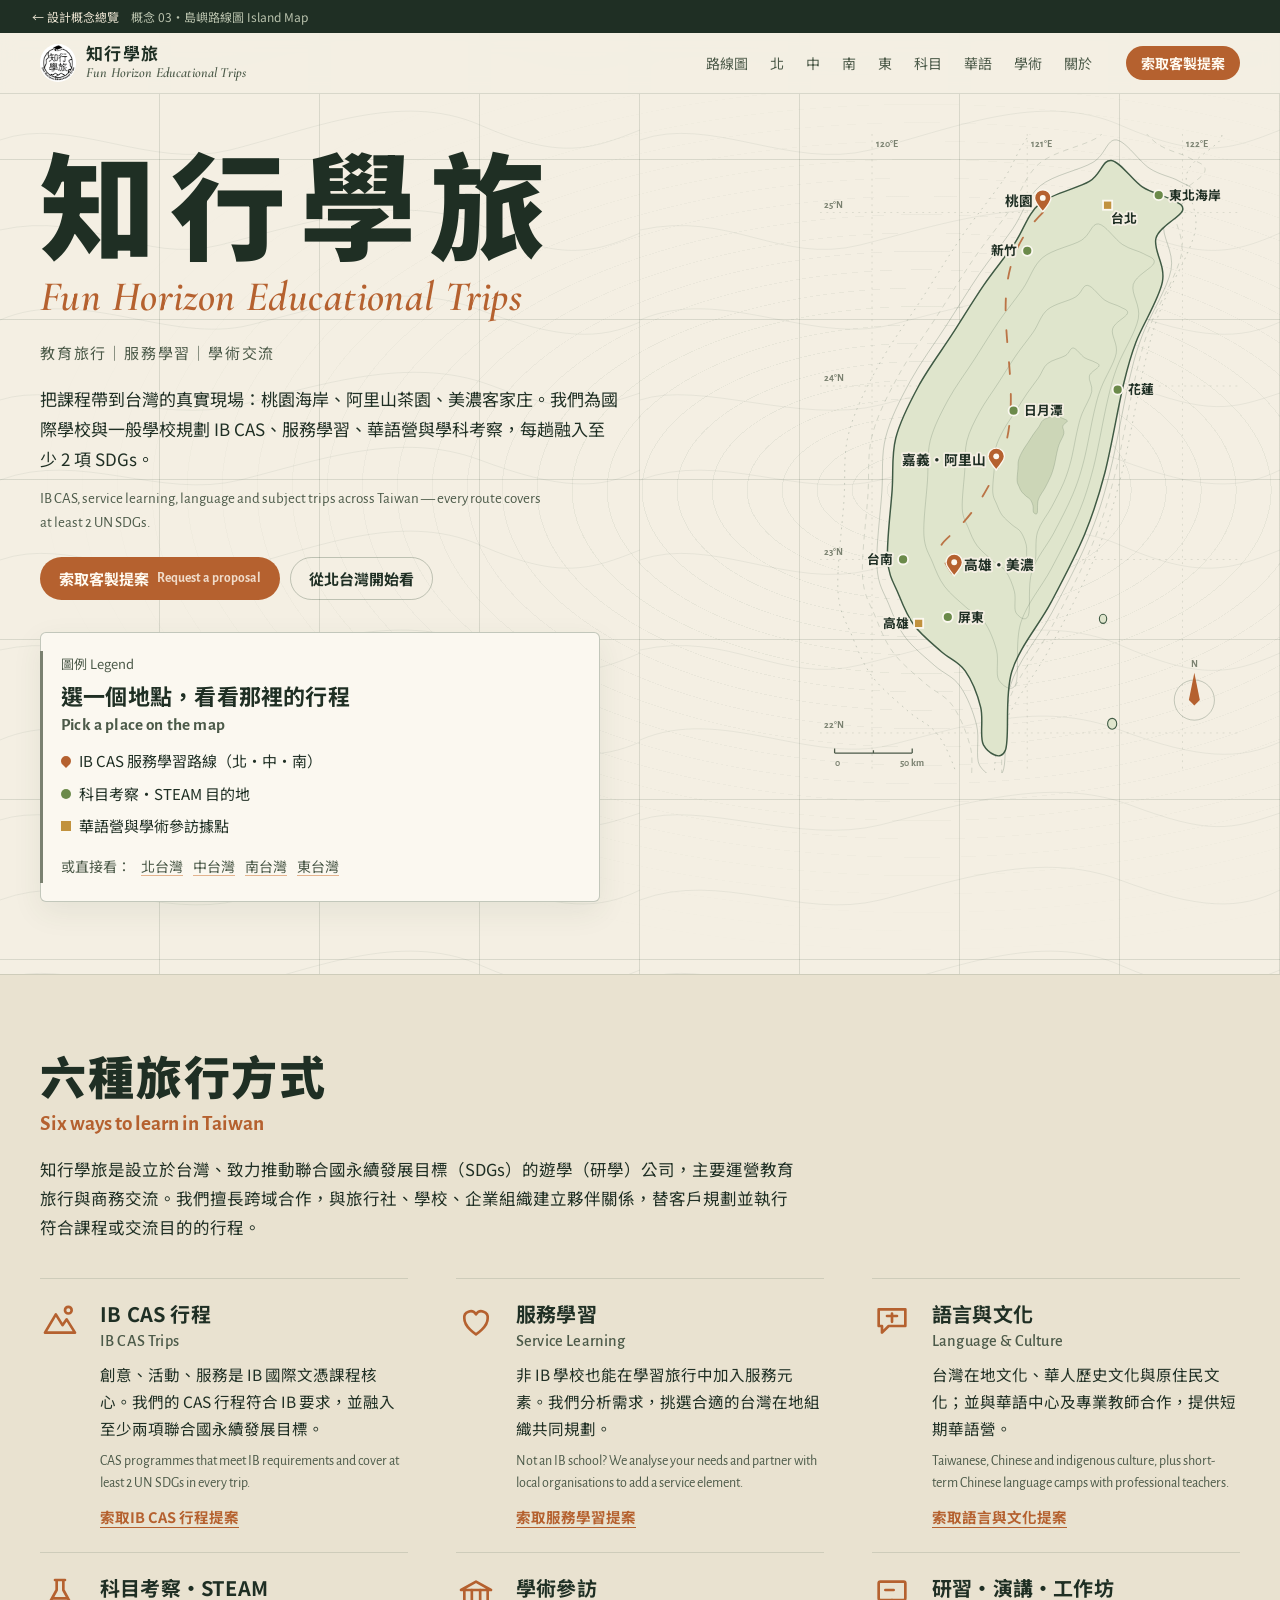
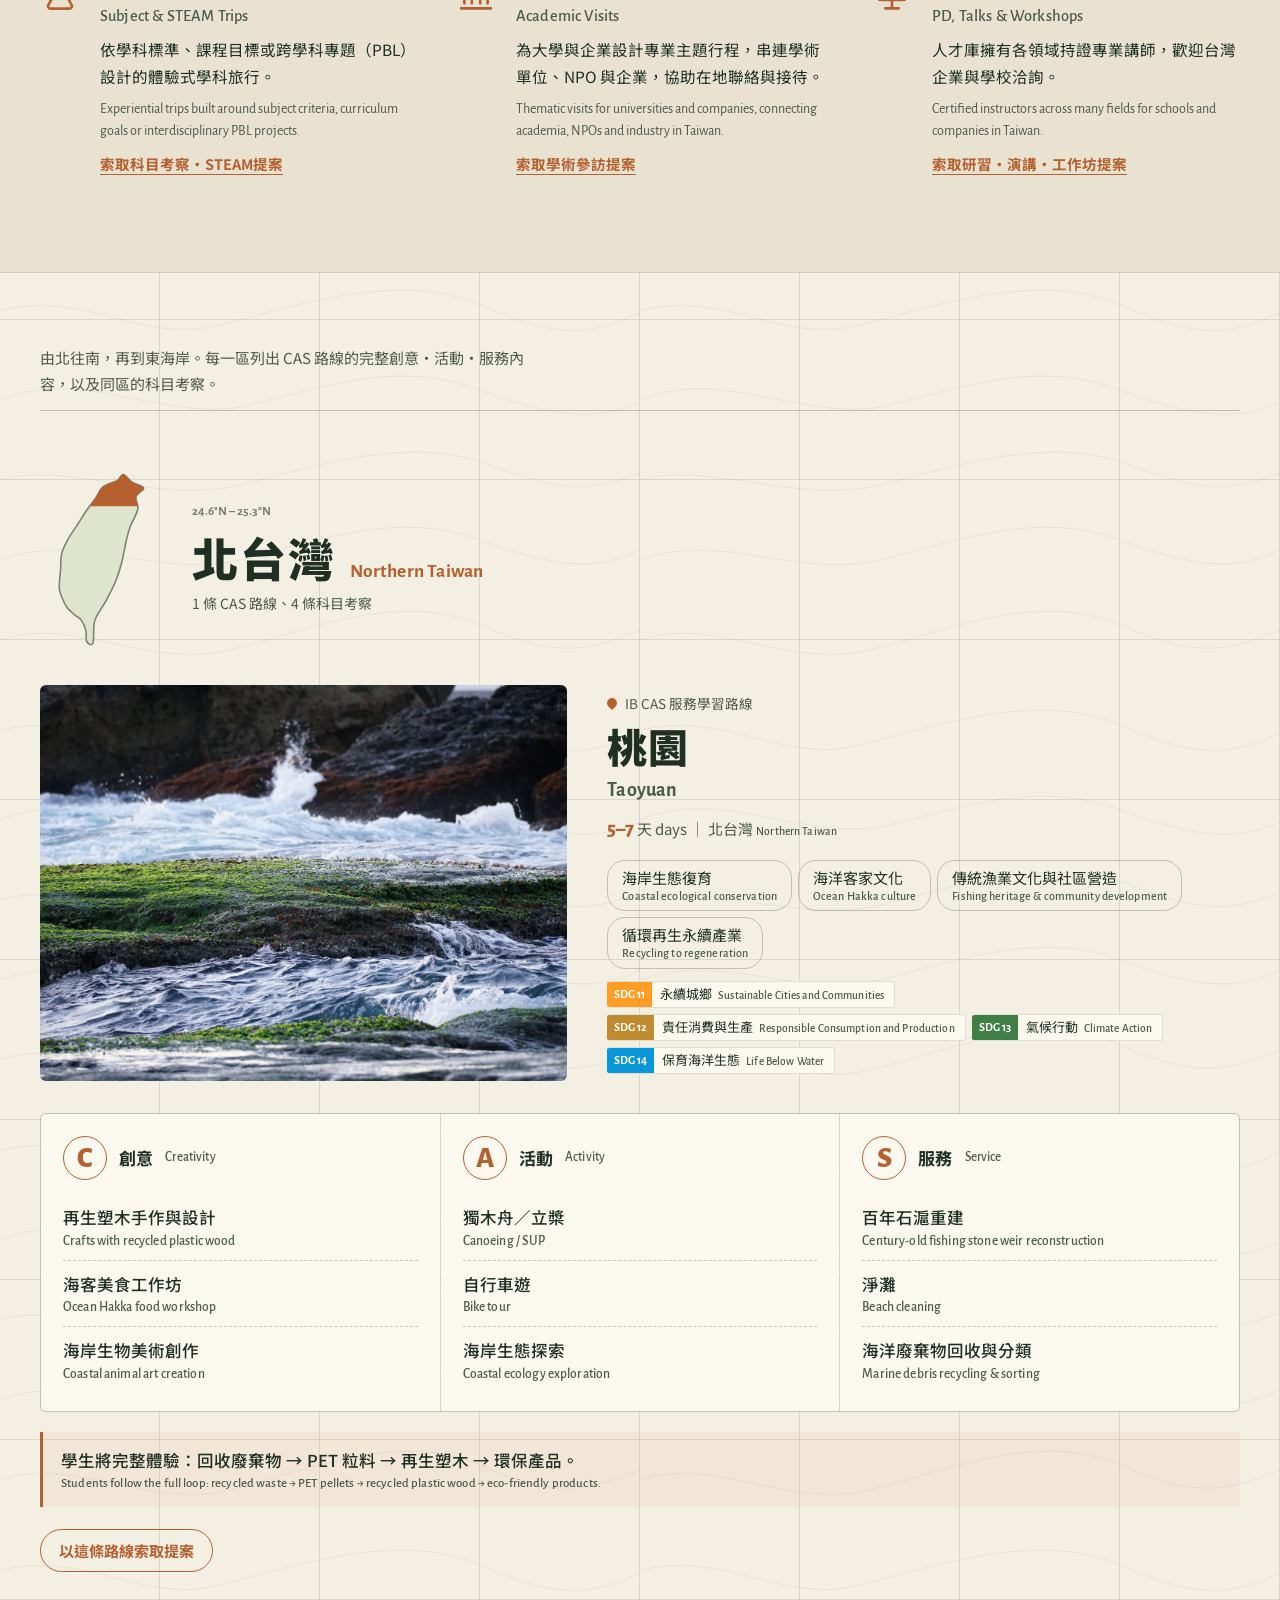
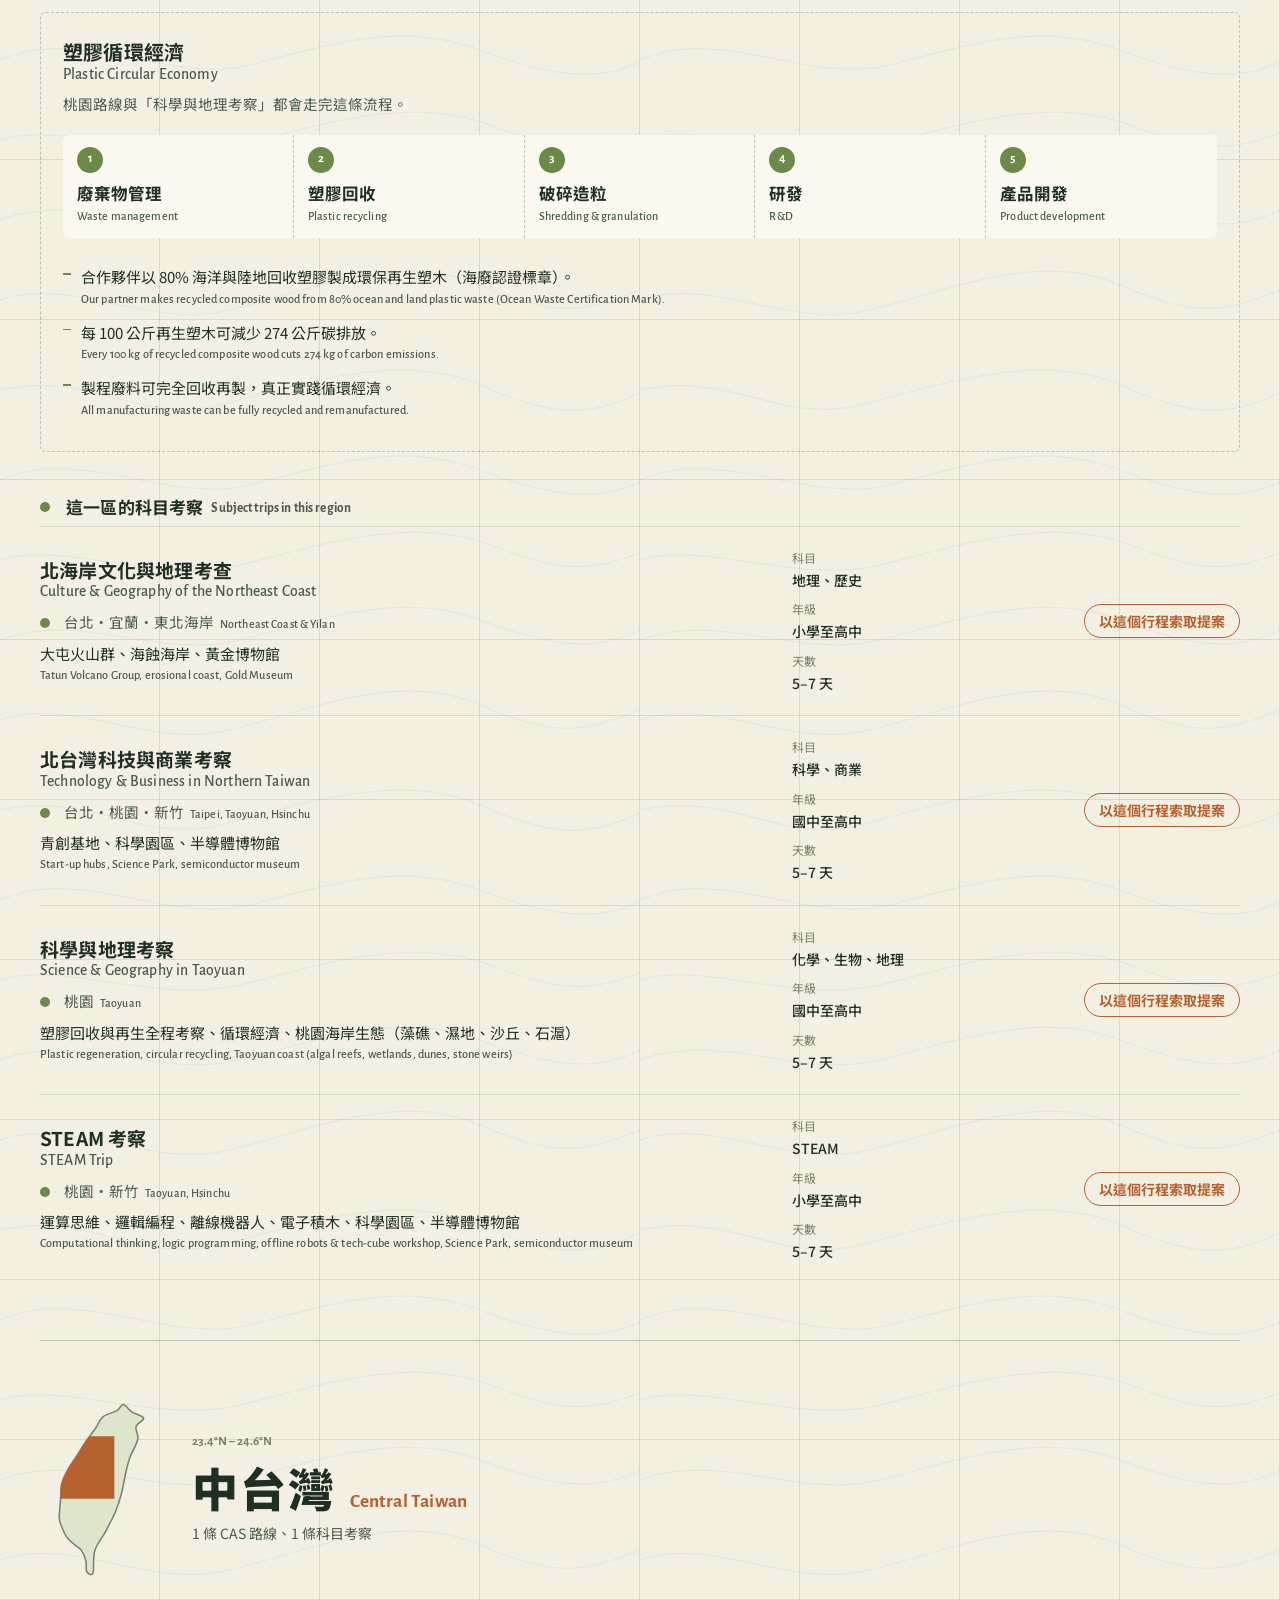
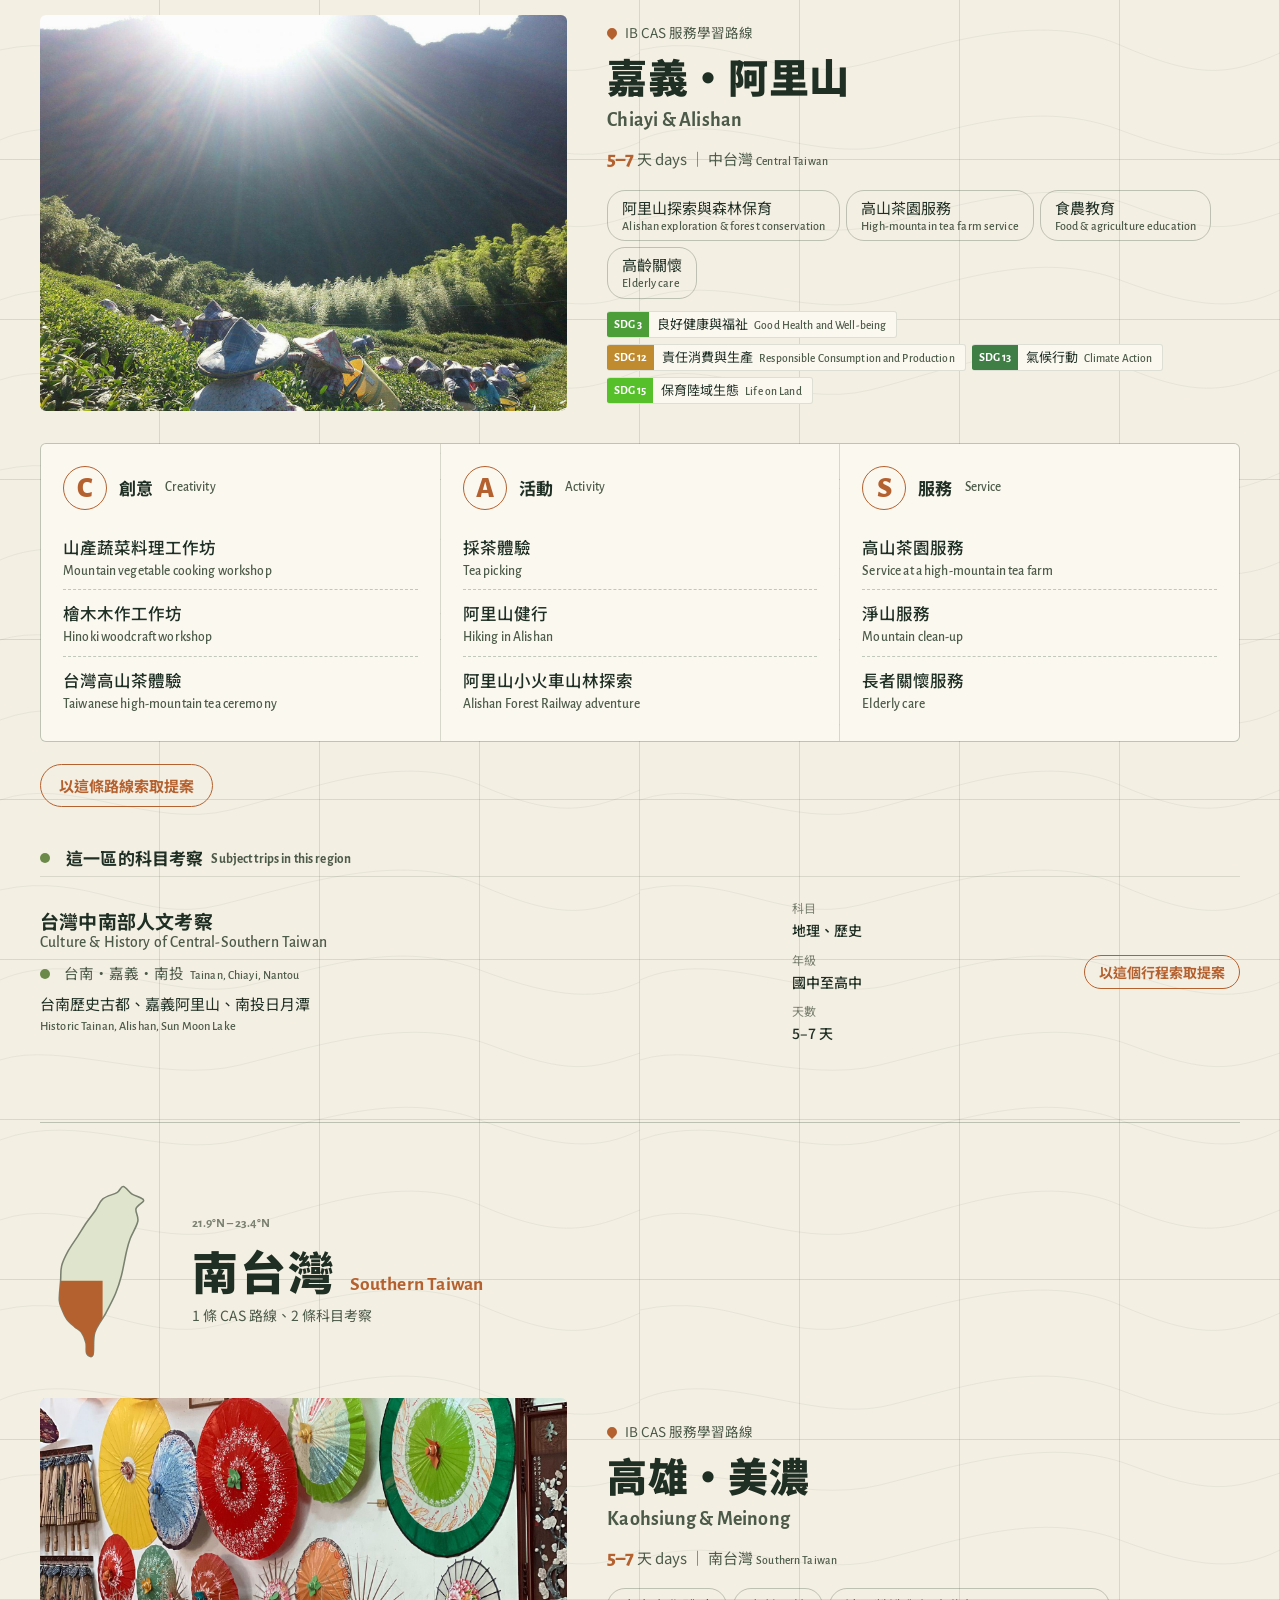
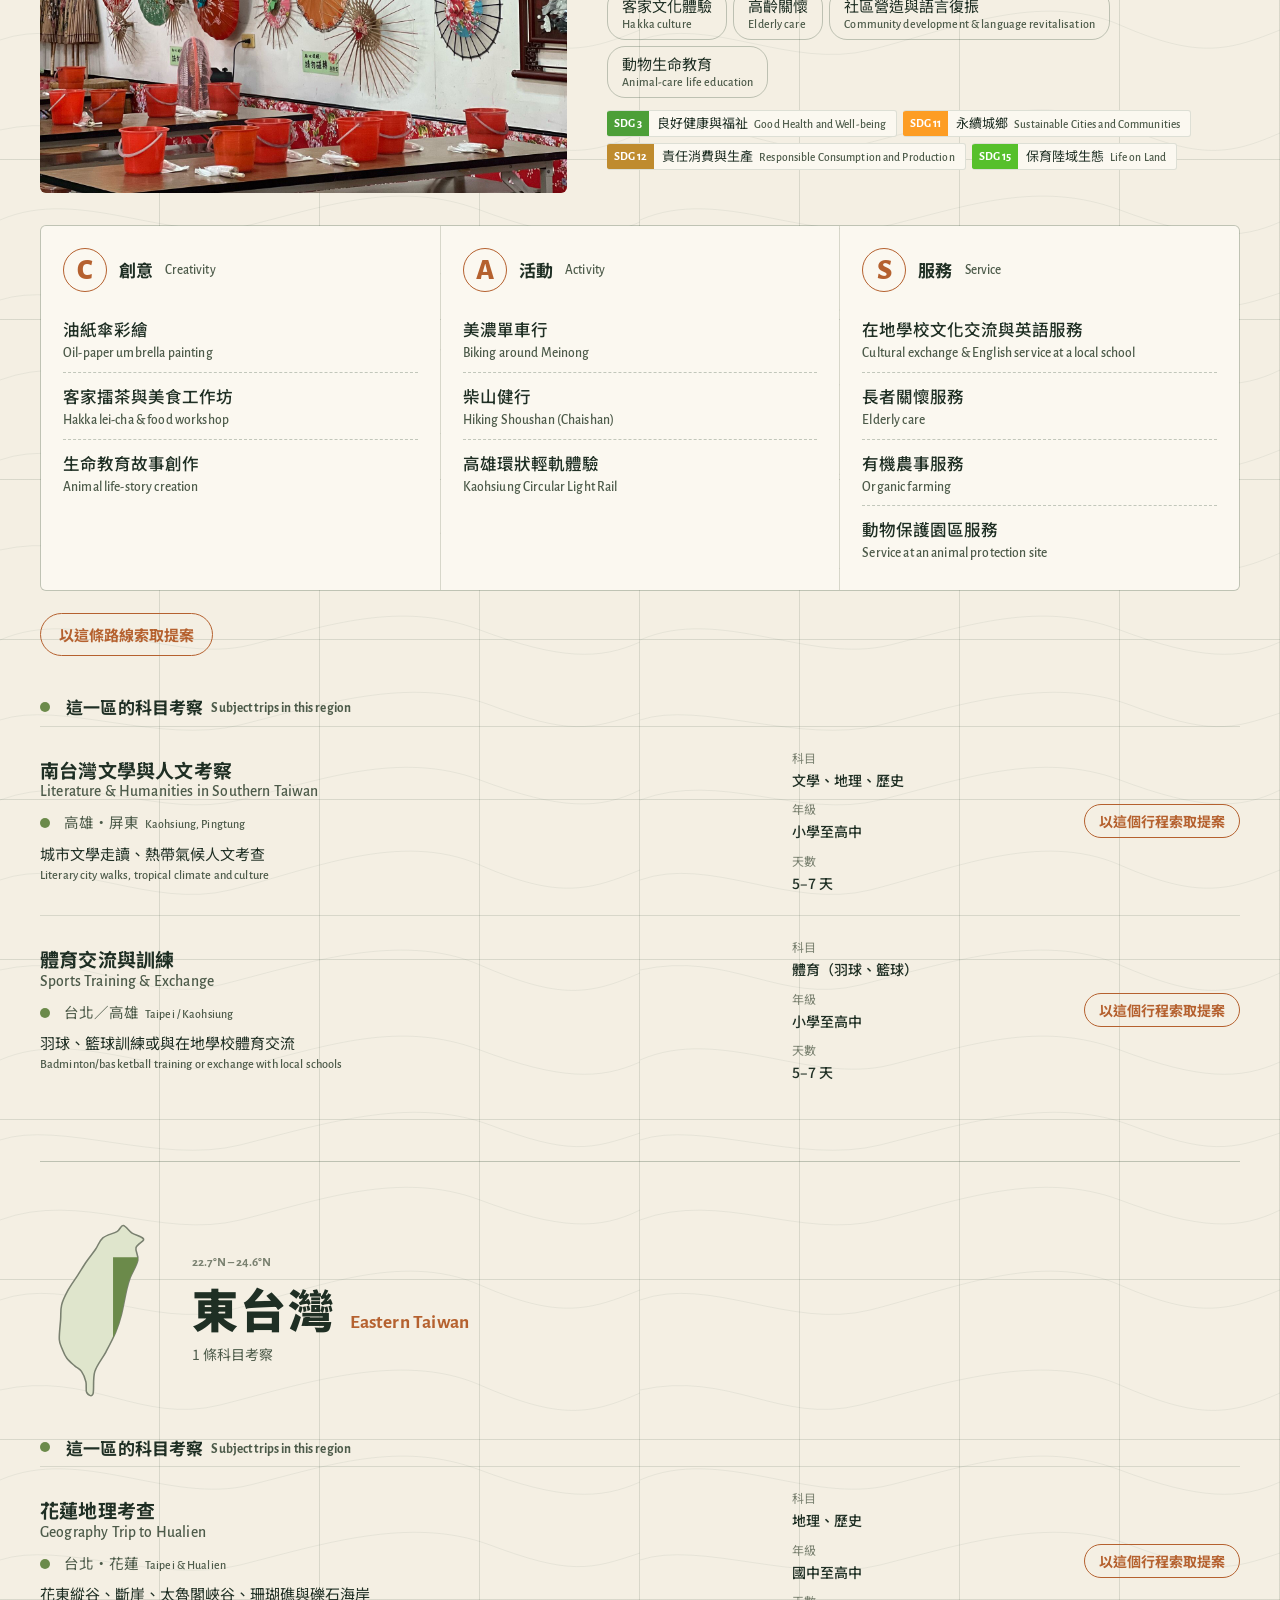
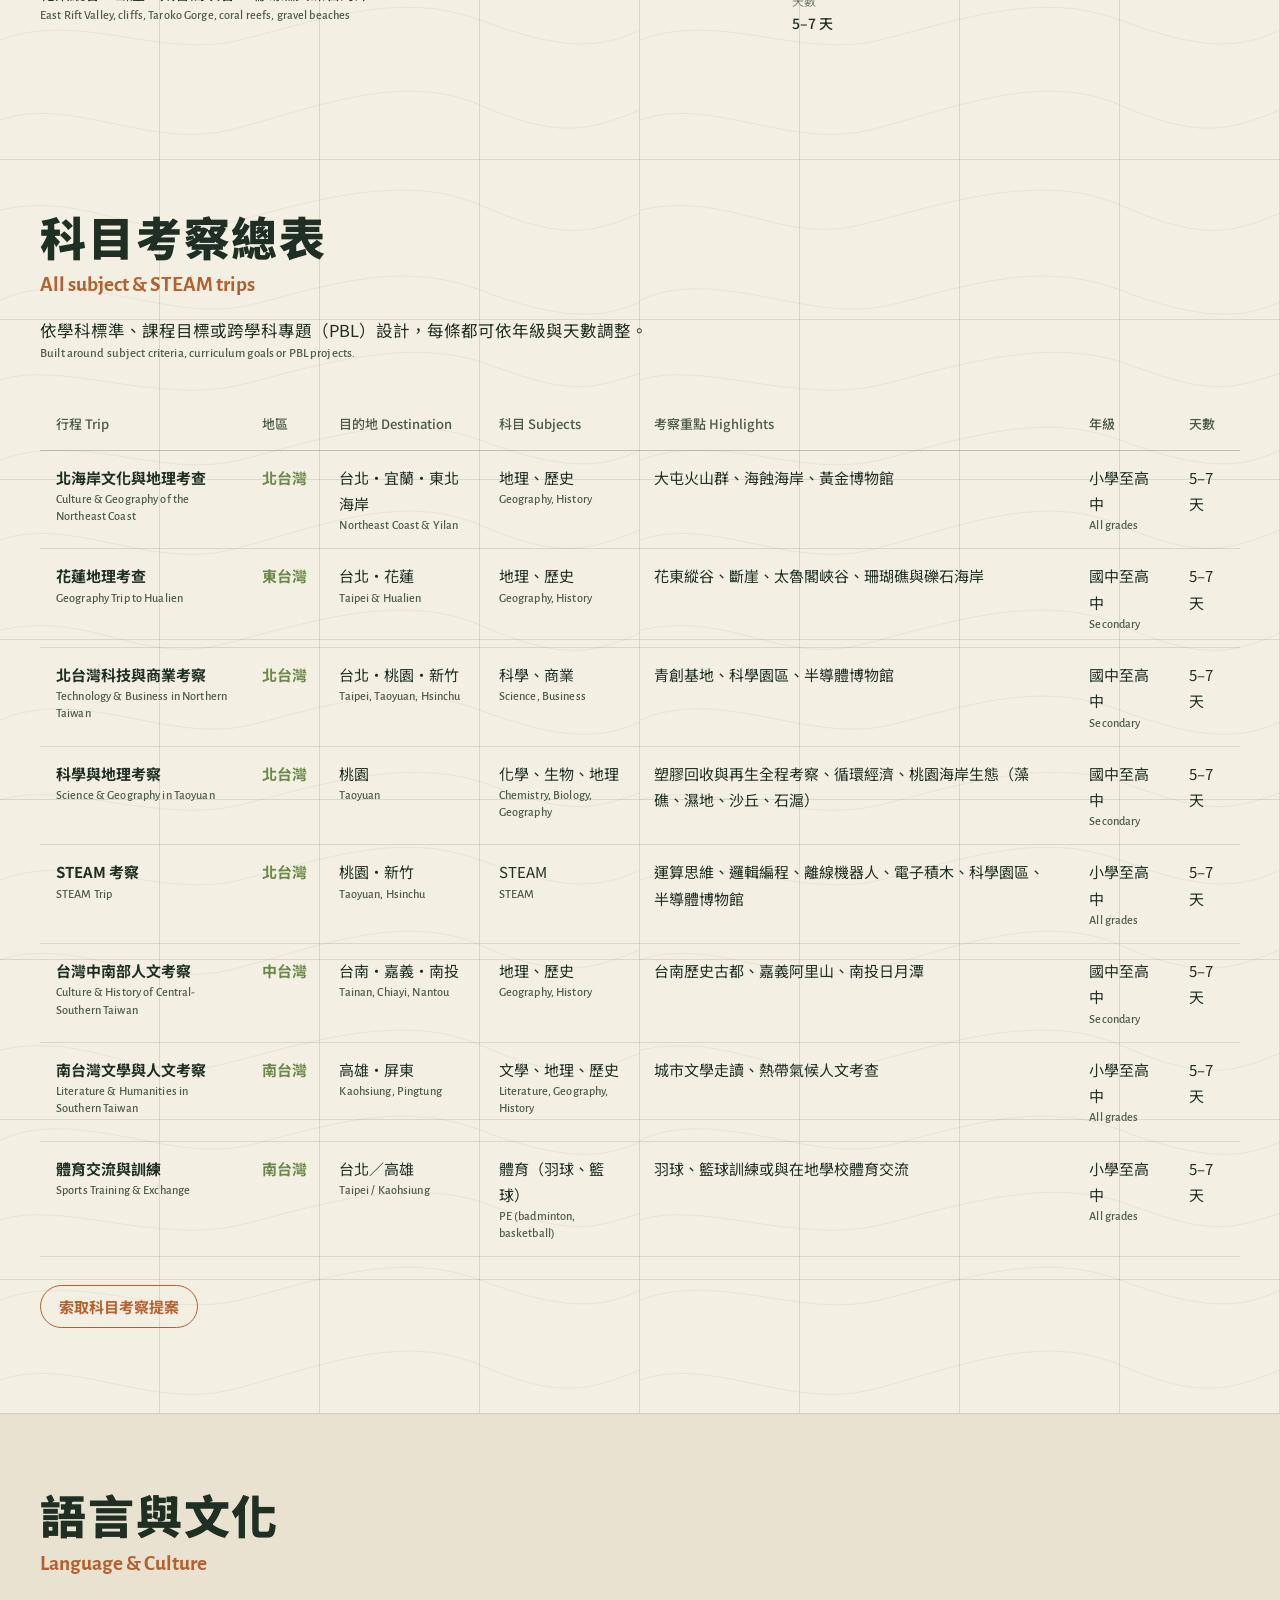
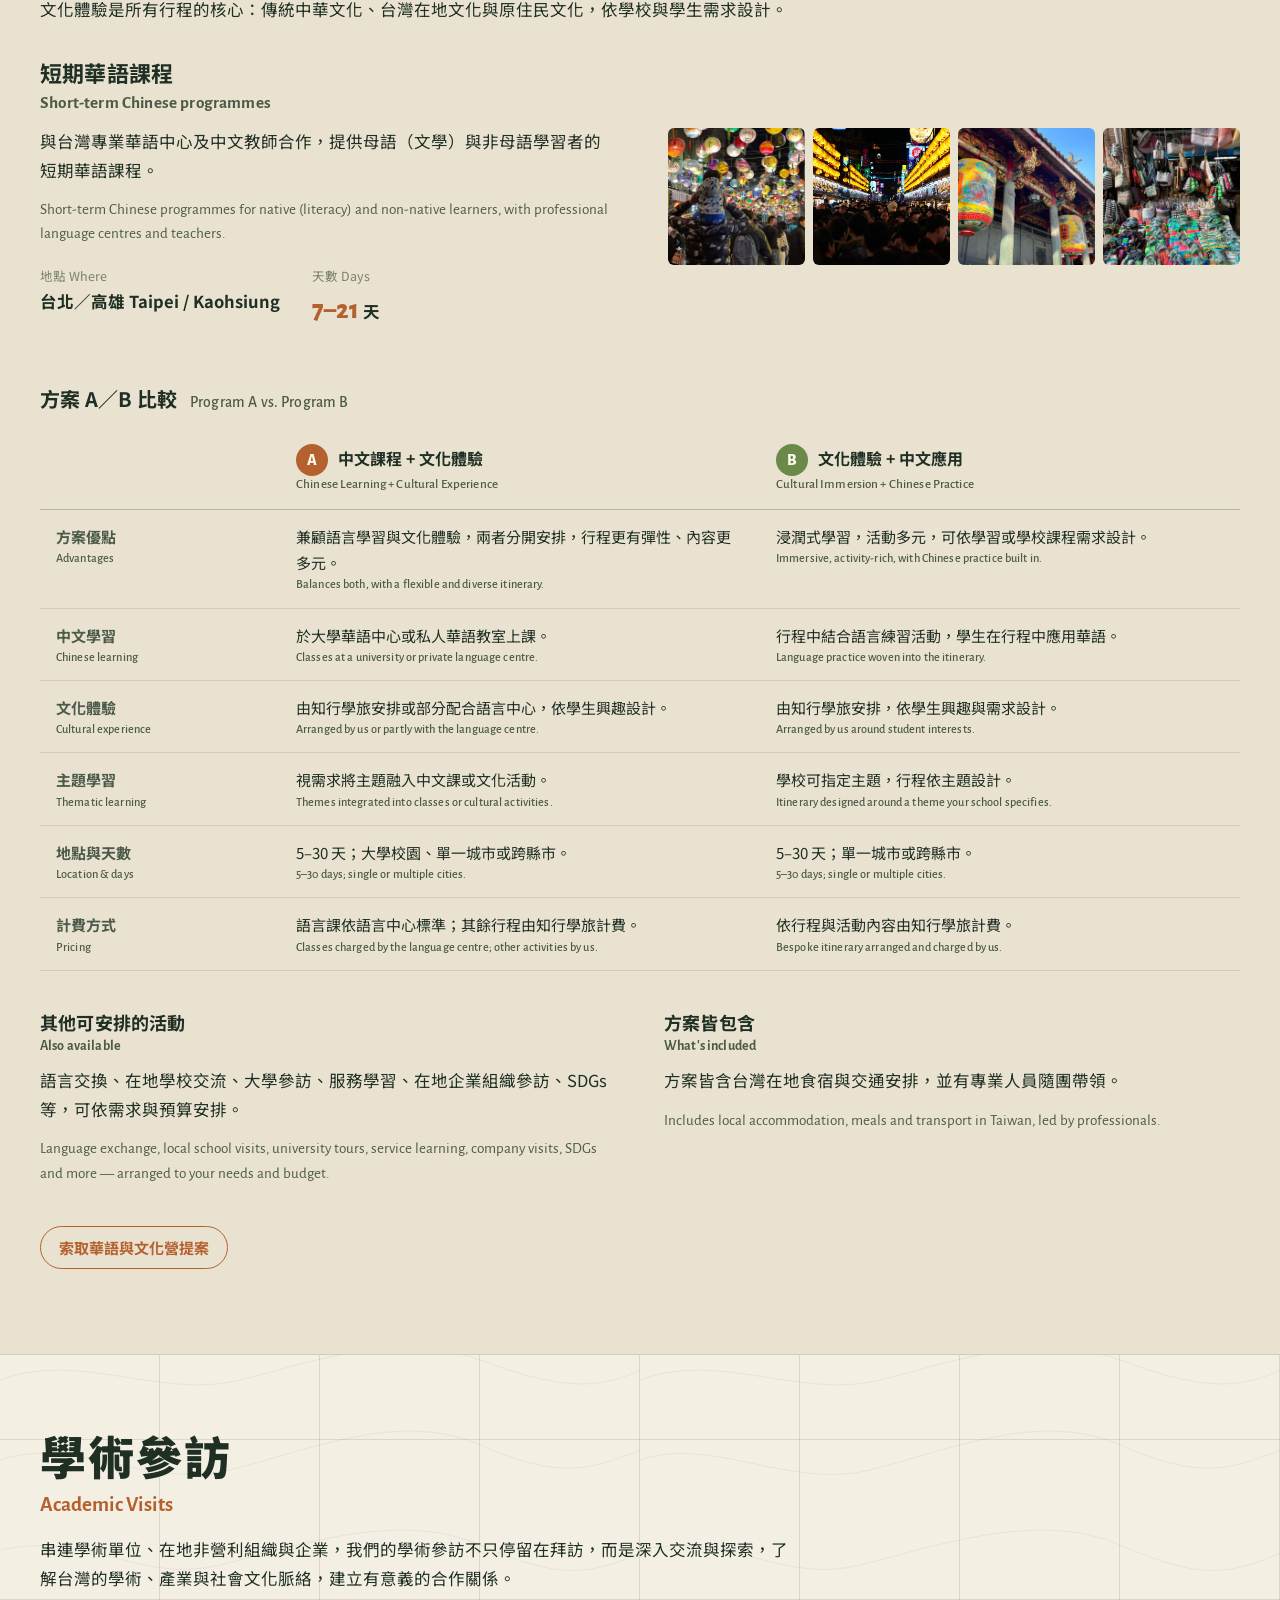
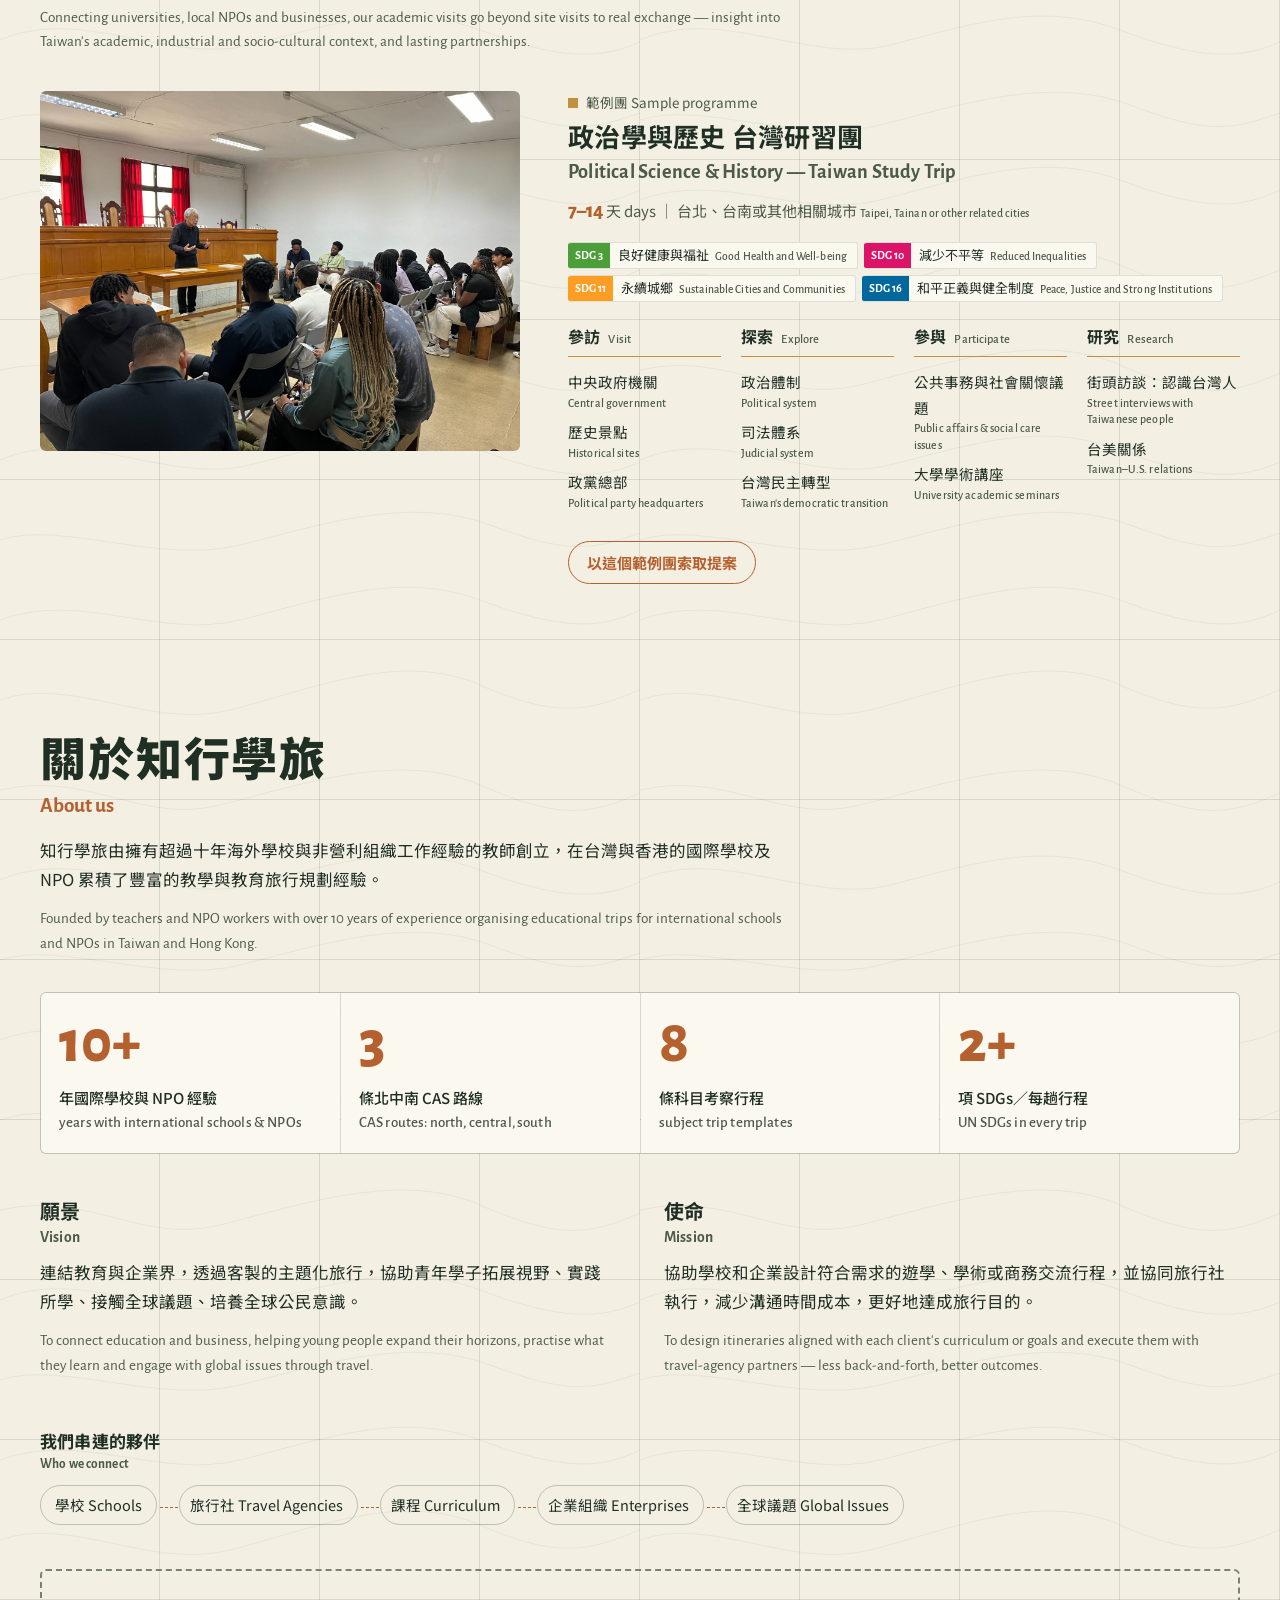
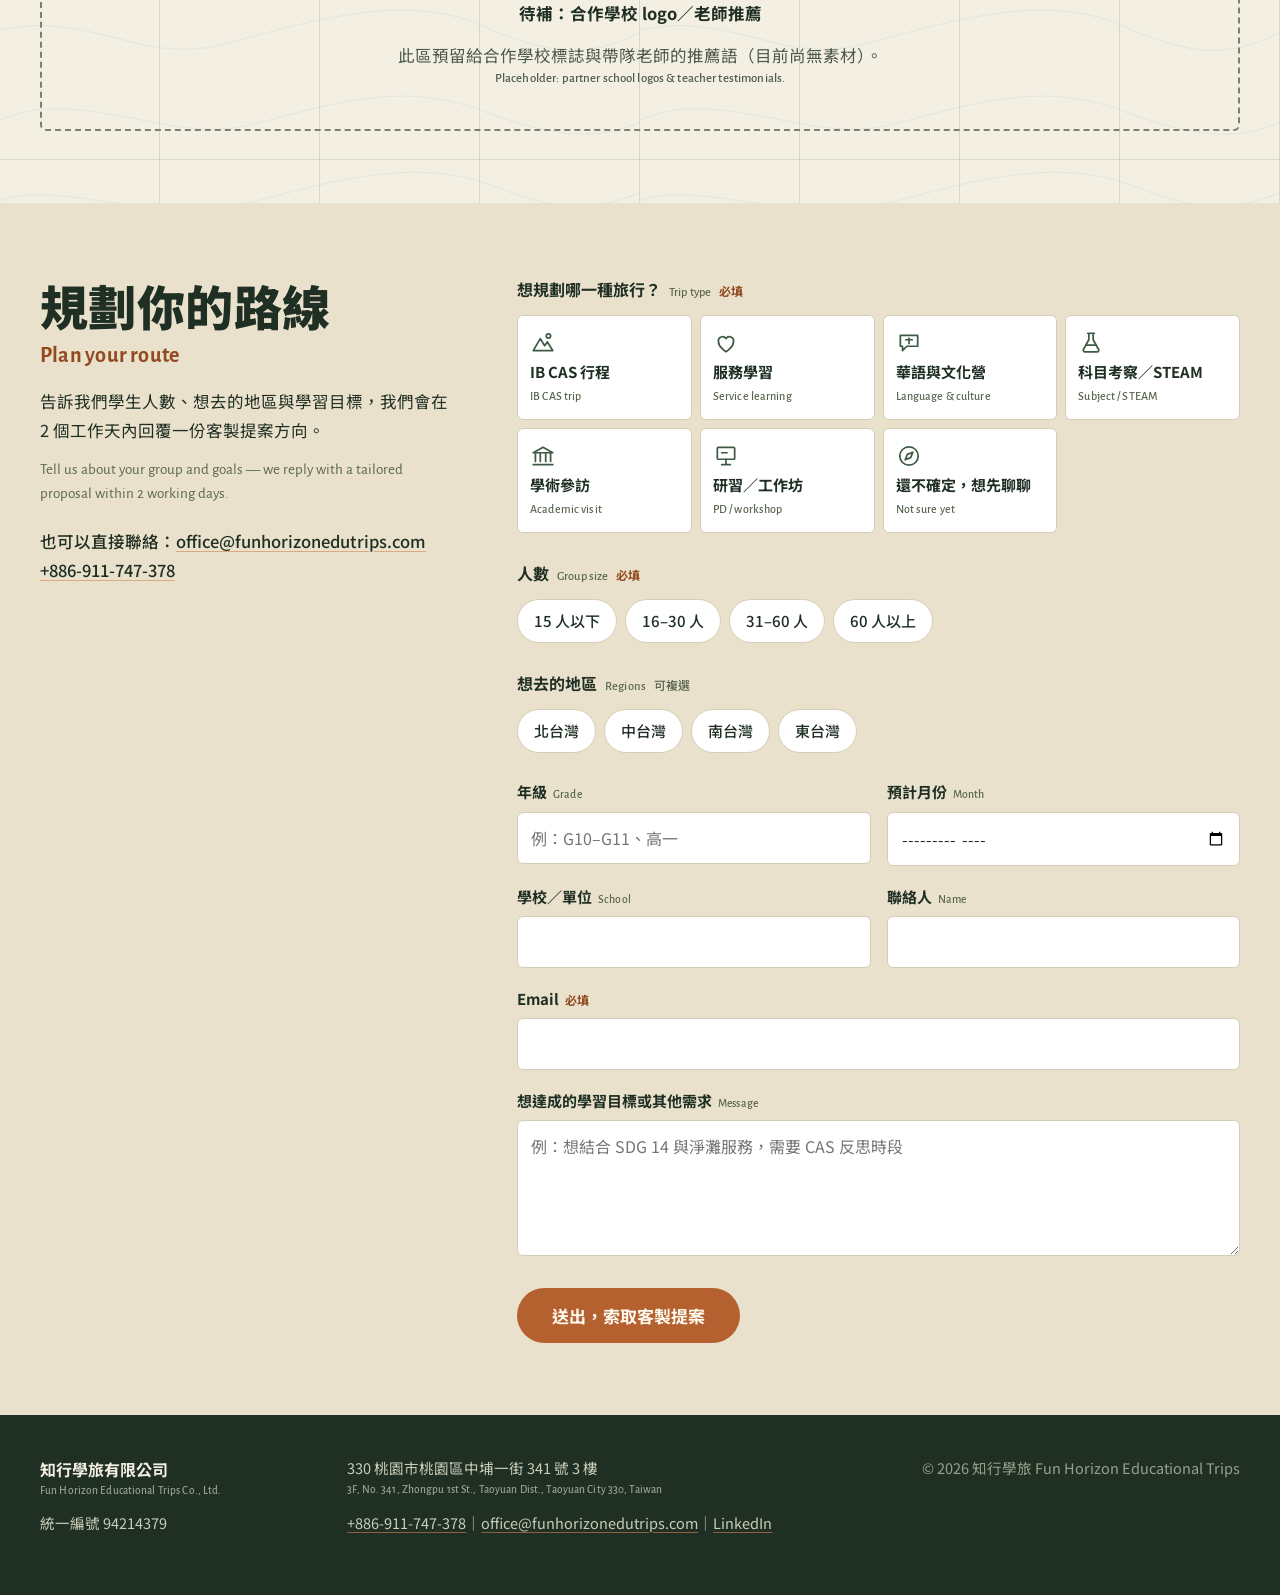
<file: design/concepts/03-island-map/index.html>
<!doctype html>
<html lang="zh-Hant-TW" data-concept="03-island-map">
<head>

<meta charset="utf-8">
<meta name="viewport" content="width=device-width, initial-scale=1">
<title>知行學旅｜台灣 IB CAS 服務學習與教育旅行規劃</title>
<meta name="description" content="知行學旅為國際學校與一般學校規劃台灣教育旅行：IB CAS 服務學習、華語與文化營、科目考察與 STEAM、學術參訪。每趟行程融入至少 2 項聯合國 SDGs，北中南路線 5–7 天，可客製。">
<!-- 設計稿：避免與正式站搶索引。正式上線時移除 noindex 並改 canonical -->
<meta name="robots" content="noindex, nofollow">
<link rel="canonical" href="https://www.funhtrips.com/">
<link rel="alternate" hreflang="zh-Hant-TW" href="https://www.funhtrips.com/">
<link rel="alternate" hreflang="en" href="https://www.funhtrips.com/en/">
<link rel="alternate" hreflang="x-default" href="https://www.funhtrips.com/en/">
<meta property="og:type" content="website">
<meta property="og:site_name" content="知行學旅 Fun Horizon Educational Trips">
<meta property="og:title" content="知行學旅｜台灣 IB CAS 服務學習與教育旅行規劃">
<meta property="og:description" content="知行學旅為國際學校與一般學校規劃台灣教育旅行：IB CAS 服務學習、華語與文化營、科目考察與 STEAM、學術參訪。每趟行程融入至少 2 項聯合國 SDGs，北中南路線 5–7 天，可客製。">
<meta property="og:image" content="https://www.funhtrips.com/assets/img/hero-nanhu-sunrise.jpg">
<meta property="og:locale" content="zh_TW">
<meta property="og:locale:alternate" content="en_US">
<meta name="twitter:card" content="summary_large_image">
<link rel="icon" href="../../assets/img/logo-zhixing.png">
<script type="application/ld+json">{"@context":"https://schema.org","@graph":[{"@type":["EducationalOrganization","TravelAgency"],"@id":"https://www.funhtrips.com/#org","name":"知行學旅有限公司","alternateName":["Fun Horizon Educational Trips","Fun Horizon Educational Trips Co., Ltd.","知行學旅"],"url":"https://www.funhtrips.com/","logo":"https://www.funhtrips.com/assets/img/logo-zhixing.png","image":"https://www.funhtrips.com/assets/img/hero-nanhu-sunrise.jpg","description":"Taiwan-based educational travel company designing IB CAS & service-learning trips, Chinese language and culture camps, subject/STEAM trips and academic visits — every trip integrates at least 2 UN SDGs.","email":"office@funhorizonedutrips.com","telephone":"+886-911-747-378","taxID":"94214379","address":{"@type":"PostalAddress","streetAddress":"3F, No. 341, Zhongpu 1st St.","addressLocality":"Taoyuan District","addressRegion":"Taoyuan City","postalCode":"330","addressCountry":"TW"},"areaServed":"TW","sameAs":["https://www.linkedin.com/company/99383727"],"knowsAbout":["IB CAS","Service learning","UN SDGs","Educational travel","Chinese language learning","STEAM"]},{"@type":"TouristTrip","name":"IB CAS & Service Learning — Taoyuan (Northern Taiwan)","description":"Coastal ecological conservation, Ocean Hakka culture, Fishing heritage & community development, Recycling to regeneration","touristType":"Students","provider":{"@id":"https://www.funhtrips.com/#org"},"itinerary":{"@type":"ItemList","itemListElement":[{"@type":"ListItem","position":1,"name":"Crafts with recycled plastic wood"},{"@type":"ListItem","position":2,"name":"Ocean Hakka food workshop"},{"@type":"ListItem","position":3,"name":"Coastal animal art creation"},{"@type":"ListItem","position":4,"name":"Canoeing / SUP"},{"@type":"ListItem","position":5,"name":"Bike tour"},{"@type":"ListItem","position":6,"name":"Coastal ecology exploration"},{"@type":"ListItem","position":7,"name":"Century-old fishing stone weir reconstruction"},{"@type":"ListItem","position":8,"name":"Beach cleaning"},{"@type":"ListItem","position":9,"name":"Marine debris recycling & sorting"}]}},{"@type":"TouristTrip","name":"IB CAS & Service Learning — Chiayi & Alishan (Central Taiwan)","description":"Alishan exploration & forest conservation, High-mountain tea farm service, Food & agriculture education, Elderly care","touristType":"Students","provider":{"@id":"https://www.funhtrips.com/#org"},"itinerary":{"@type":"ItemList","itemListElement":[{"@type":"ListItem","position":1,"name":"Mountain vegetable cooking workshop"},{"@type":"ListItem","position":2,"name":"Hinoki woodcraft workshop"},{"@type":"ListItem","position":3,"name":"Taiwanese high-mountain tea ceremony"},{"@type":"ListItem","position":4,"name":"Tea picking"},{"@type":"ListItem","position":5,"name":"Hiking in Alishan"},{"@type":"ListItem","position":6,"name":"Alishan Forest Railway adventure"},{"@type":"ListItem","position":7,"name":"Service at a high-mountain tea farm"},{"@type":"ListItem","position":8,"name":"Mountain clean-up"},{"@type":"ListItem","position":9,"name":"Elderly care"}]}},{"@type":"TouristTrip","name":"IB CAS & Service Learning — Kaohsiung & Meinong (Southern Taiwan)","description":"Hakka culture, Elderly care, Community development & language revitalisation, Animal-care life education","touristType":"Students","provider":{"@id":"https://www.funhtrips.com/#org"},"itinerary":{"@type":"ItemList","itemListElement":[{"@type":"ListItem","position":1,"name":"Oil-paper umbrella painting"},{"@type":"ListItem","position":2,"name":"Hakka lei-cha & food workshop"},{"@type":"ListItem","position":3,"name":"Animal life-story creation"},{"@type":"ListItem","position":4,"name":"Biking around Meinong"},{"@type":"ListItem","position":5,"name":"Hiking Shoushan (Chaishan)"},{"@type":"ListItem","position":6,"name":"Kaohsiung Circular Light Rail"},{"@type":"ListItem","position":7,"name":"Cultural exchange & English service at a local school"},{"@type":"ListItem","position":8,"name":"Elderly care"},{"@type":"ListItem","position":9,"name":"Organic farming"},{"@type":"ListItem","position":10,"name":"Service at an animal protection site"}]}}]}</script>
<script>document.documentElement.classList.add('js')</script>
<link rel="preconnect" href="https://fonts.googleapis.com">
<link rel="preconnect" href="https://fonts.gstatic.com" crossorigin>
<link href="https://fonts.googleapis.com/css2?family=Noto+Sans+TC:wght@400;500;700;900&family=Alegreya+Sans:wght@400;500;700;800&family=Cormorant+Garamond:ital,wght@0,500;0,600;1,500;1,600&display=swap" rel="stylesheet">
<link rel="stylesheet" href="style.css">
</head>
<body>
<a class="skip" href="#main">跳到主要內容</a>
<p class="concept-tag"><a href="../../index.html">← 設計概念總覽</a><span>概念 03・島嶼路線圖 Island Map</span></p>
<header class="site-head">
  <div class="wrap head-row">
    <a class="brand" href="#top"><img src="../../assets/img/logo-zhixing.png" alt="知行學旅標誌" width="36" height="36"><span><b>知行學旅</b><span class="en" lang="en">Fun Horizon Educational Trips</span></span></a>
    <nav aria-label="主選單"><ul><li><a href="#map">路線圖</a></li><li><a href="#region-north">北</a></li><li><a href="#region-central">中</a></li><li><a href="#region-south">南</a></li><li><a href="#region-east">東</a></li><li><a href="#subjects">科目</a></li><li><a href="#language">華語</a></li><li><a href="#academic">學術</a></li><li><a href="#about">關於</a></li></ul></nav>
    <a class="btn btn-head" href="#plan">索取客製提案</a>
  </div>
</header>
<main id="main">
  <section class="hero" id="top" aria-labelledby="hero-title">
    <div class="wrap hero-grid">
      <div class="hero-copy">
        <h1 id="hero-title"><span class="h1-zh">知行學旅</span><span class="h1-en" lang="en">Fun Horizon Educational Trips</span></h1>
        <p class="hero-tag">教育旅行｜服務學習｜學術交流</p>
        <p class="hero-lead">把課程帶到台灣的真實現場：桃園海岸、阿里山茶園、美濃客家庄。我們為國際學校與一般學校規劃 IB CAS、服務學習、華語營與學科考察，每趟融入至少 2 項 SDGs。</p>
        <p class="hero-lead en-p" lang="en">IB CAS, service learning, language and subject trips across Taiwan — every route covers at least 2 UN SDGs.</p>
        <div class="hero-actions">
          <a class="btn btn-primary" href="#plan">索取客製提案 <span lang="en">Request a proposal</span></a>
          <a class="btn btn-ghost" href="#region-north">從北台灣開始看</a>
        </div>
      </div>
      <div class="hero-map" id="map">
        <svg class="chart" viewBox="-40 -10 460 700" role="img" aria-labelledby="map-title map-desc">
    <title id="map-title">知行學旅台灣路線圖</title>
    <desc id="map-desc">台灣本島簡化地圖。珊瑚色標記為 IB CAS 三條路線：桃園、嘉義阿里山、高雄美濃；青色圓點為科目考察目的地：東北海岸、新竹、花蓮、日月潭、台南、屏東；方形為華語與學術參訪據點：台北、高雄。</desc>
    <defs>
      <symbol id="tw-island" viewBox="-40 -10 460 700"><path d="M279.0 19.0 C288.7 20.0 302.3 41.0 313.0 48.0 C323.7 55.0 335.7 56.7 343.0 61.0 C350.3 65.3 359.5 66.8 357.0 74.0 C354.5 81.2 331.7 91.0 328.0 104.0 C324.3 117.0 338.7 133.0 335.0 152.0 C331.3 171.0 313.2 199.0 306.0 218.0 C298.8 237.0 297.7 242.2 292.0 266.0 C286.3 289.8 279.0 334.0 272.0 361.0 C265.0 388.0 259.8 404.3 250.0 428.0 C240.2 451.7 226.3 477.8 213.0 503.0 C199.7 528.2 178.3 552.0 170.0 579.0 C161.7 606.0 168.2 651.7 163.0 665.0 C157.8 678.3 143.5 666.8 139.0 659.0 C134.5 651.2 139.3 631.5 136.0 618.0 C132.7 604.5 126.2 588.2 119.0 578.0 C111.8 567.8 102.3 565.3 93.0 557.0 C83.7 548.7 70.8 538.5 63.0 528.0 C55.2 517.5 50.8 506.0 46.0 494.0 C41.2 482.0 35.2 475.0 34.0 456.0 C32.8 437.0 37.5 402.2 39.0 380.0 C40.5 357.8 38.2 342.0 43.0 323.0 C47.8 304.0 57.7 285.0 68.0 266.0 C78.3 247.0 93.2 227.3 105.0 209.0 C116.8 190.7 127.7 172.5 139.0 156.0 C150.3 139.5 162.7 125.0 173.0 110.0 C183.3 95.0 187.3 77.3 201.0 66.0 C214.7 54.7 242.0 49.8 255.0 42.0 C268.0 34.2 269.3 18.0 279.0 19.0Z"/></symbol>
    </defs>
    <g class="grat"><line x1="-40" x2="420" y1="76" y2="76"/><text x="-36" y="71">25°N</text><line x1="-40" x2="420" y1="266" y2="266"/><text x="-36" y="261">24°N</text><line x1="-40" x2="420" y1="456" y2="456"/><text x="-36" y="451">23°N</text><line x1="-40" x2="420" y1="646" y2="646"/><text x="-36" y="641">22°N</text><line y1="-10" y2="690" x1="17" x2="17"/><text x="21" y="4">120°E</text><line y1="-10" y2="690" x1="187" x2="187"/><text x="191" y="4">121°E</text><line y1="-10" y2="690" x1="357" x2="357"/><text x="361" y="4">122°E</text></g>
    <g class="depth"><path d="M284.5 -3.5 C294.9 -2.4 309.5 20.1 320.9 27.6 C332.3 35.1 345.2 36.8 353.0 41.5 C360.9 46.1 370.7 47.7 368.0 55.4 C365.3 63.0 340.9 73.6 337.0 87.5 C333.0 101.4 348.4 118.5 344.5 138.8 C340.5 159.2 321.1 189.1 313.4 209.5 C305.8 229.8 304.5 235.3 298.4 260.8 C292.4 286.3 284.5 333.6 277.0 362.5 C269.6 391.4 264.0 408.8 253.5 434.2 C243.0 459.5 228.2 487.5 213.9 514.4 C199.6 541.3 176.8 566.8 167.9 595.7 C159.0 624.6 165.9 673.5 160.4 687.8 C154.9 702.0 139.5 689.7 134.7 681.3 C129.9 672.9 135.1 651.9 131.5 637.5 C128.0 623.0 121.0 605.5 113.3 594.7 C105.7 583.8 95.5 581.1 85.5 572.2 C75.5 563.3 61.8 552.4 53.4 541.2 C45.0 529.9 40.4 517.6 35.2 504.8 C30.0 491.9 23.6 484.4 22.4 464.1 C21.1 443.8 26.1 406.5 27.7 382.8 C29.3 359.1 26.8 342.1 32.0 321.8 C37.2 301.5 47.7 281.1 58.8 260.8 C69.8 240.5 85.7 219.4 98.3 199.8 C111.0 180.2 122.6 160.8 134.7 143.1 C146.9 125.5 160.1 109.9 171.1 93.9 C182.2 77.8 186.4 58.9 201.1 46.8 C215.7 34.7 244.9 29.5 258.9 21.1 C272.8 12.8 274.2 -4.5 284.5 -3.5Z"/><path d="M290.8 -32.4 C302.1 -31.2 317.9 -6.8 330.3 1.3 C342.7 9.4 356.6 11.3 365.1 16.4 C373.6 21.4 384.2 23.1 381.3 31.4 C378.4 39.8 351.9 51.2 347.7 66.2 C343.4 81.3 360.1 99.9 355.8 121.9 C351.5 144.0 330.5 176.4 322.2 198.5 C313.8 220.5 312.5 226.5 305.9 254.2 C299.3 281.8 290.8 333.0 282.7 364.4 C274.6 395.7 268.6 414.6 257.2 442.1 C245.8 469.5 229.7 499.9 214.3 529.1 C198.8 558.3 174.1 585.9 164.4 617.2 C154.7 648.6 162.3 701.5 156.3 717.0 C150.3 732.5 133.7 719.1 128.4 710.0 C123.2 701.0 128.8 678.1 125.0 662.5 C121.1 646.8 113.6 627.9 105.2 616.1 C96.9 604.3 85.9 601.4 75.1 591.7 C64.3 582.1 49.4 570.3 40.3 558.1 C31.2 545.9 26.2 532.6 20.6 518.6 C15.0 504.7 8.0 496.6 6.6 474.6 C5.3 452.5 10.7 412.1 12.4 386.4 C14.2 360.7 11.5 342.3 17.1 320.3 C22.7 298.2 34.1 276.2 46.1 254.2 C58.1 232.1 75.3 209.3 89.0 188.0 C102.7 166.8 115.3 145.7 128.4 126.6 C141.6 107.4 155.9 90.6 167.9 73.2 C179.9 55.8 184.5 35.3 200.4 22.2 C216.2 9.0 247.9 3.4 263.0 -5.7 C278.1 -14.8 279.6 -33.5 290.8 -32.4Z"/><path d="M298.2 -77.3 C310.8 -76.0 328.5 -48.7 342.4 -39.6 C356.3 -30.5 371.9 -28.3 381.4 -22.7 C390.9 -17.1 402.9 -15.1 399.6 -5.8 C396.4 3.5 366.7 16.3 361.9 33.2 C357.1 50.1 375.8 70.9 371.0 95.6 C366.2 120.3 342.6 156.7 333.3 181.4 C324.0 206.1 322.5 212.8 315.1 243.8 C307.7 274.8 298.2 332.2 289.1 367.3 C280.0 402.4 273.3 423.6 260.5 454.4 C247.7 485.2 229.7 519.2 212.4 551.9 C195.1 584.6 167.3 615.6 156.5 650.7 C145.7 685.8 154.1 745.2 147.4 762.5 C140.7 779.8 122.0 764.9 116.2 754.7 C110.4 744.5 116.6 719.0 112.3 701.4 C108.0 683.9 99.5 662.6 90.2 649.4 C80.9 636.2 68.5 632.9 56.4 622.1 C44.3 611.3 27.6 598.0 17.4 584.4 C7.2 570.8 1.6 555.8 -4.7 540.2 C-11.0 524.6 -18.8 515.5 -20.3 490.8 C-21.8 466.1 -15.8 420.8 -13.8 392.0 C-11.9 363.2 -14.9 342.6 -8.6 317.9 C-2.3 293.2 10.5 268.5 23.9 243.8 C37.3 219.1 56.6 193.5 72.0 169.7 C87.4 145.9 101.5 122.2 116.2 100.8 C130.9 79.3 147.0 60.5 160.4 41.0 C173.8 21.5 179.0 -1.5 196.8 -16.2 C214.6 -30.9 250.1 -37.2 267.0 -47.4 C283.9 -57.6 285.6 -78.6 298.2 -77.3Z"/></g>
    <path class="island" d="M279.0 19.0 C288.7 20.0 302.3 41.0 313.0 48.0 C323.7 55.0 335.7 56.7 343.0 61.0 C350.3 65.3 359.5 66.8 357.0 74.0 C354.5 81.2 331.7 91.0 328.0 104.0 C324.3 117.0 338.7 133.0 335.0 152.0 C331.3 171.0 313.2 199.0 306.0 218.0 C298.8 237.0 297.7 242.2 292.0 266.0 C286.3 289.8 279.0 334.0 272.0 361.0 C265.0 388.0 259.8 404.3 250.0 428.0 C240.2 451.7 226.3 477.8 213.0 503.0 C199.7 528.2 178.3 552.0 170.0 579.0 C161.7 606.0 168.2 651.7 163.0 665.0 C157.8 678.3 143.5 666.8 139.0 659.0 C134.5 651.2 139.3 631.5 136.0 618.0 C132.7 604.5 126.2 588.2 119.0 578.0 C111.8 567.8 102.3 565.3 93.0 557.0 C83.7 548.7 70.8 538.5 63.0 528.0 C55.2 517.5 50.8 506.0 46.0 494.0 C41.2 482.0 35.2 475.0 34.0 456.0 C32.8 437.0 37.5 402.2 39.0 380.0 C40.5 357.8 38.2 342.0 43.0 323.0 C47.8 304.0 57.7 285.0 68.0 266.0 C78.3 247.0 93.2 227.3 105.0 209.0 C116.8 190.7 127.7 172.5 139.0 156.0 C150.3 139.5 162.7 125.0 173.0 110.0 C183.3 95.0 187.3 77.3 201.0 66.0 C214.7 54.7 242.0 49.8 255.0 42.0 C268.0 34.2 269.3 18.0 279.0 19.0Z"/>
    <g class="relief"><path d="M264.9 88.5 C272.5 89.3 283.1 105.7 291.4 111.1 C299.8 116.6 309.1 117.9 314.8 121.3 C320.6 124.7 327.7 125.8 325.8 131.4 C323.8 137.0 306.0 144.7 303.1 154.8 C300.3 165.0 311.5 177.4 308.6 192.3 C305.7 207.1 291.6 228.9 286.0 243.7 C280.4 258.6 279.5 262.6 275.1 281.2 C270.6 299.8 264.9 334.2 259.5 355.3 C254.0 376.3 250.0 389.1 242.3 407.5 C234.6 426.0 223.8 446.4 213.4 466.0 C203.0 485.7 186.4 504.3 179.9 525.3 C173.4 546.4 178.5 582.0 174.4 592.4 C170.4 602.8 159.2 593.8 155.7 587.7 C152.2 581.6 156.0 566.3 153.4 555.7 C150.8 545.2 145.7 532.5 140.1 524.5 C134.5 516.6 127.1 514.7 119.8 508.2 C112.6 501.7 102.5 493.7 96.4 485.5 C90.3 477.3 87.0 468.4 83.2 459.0 C79.4 449.7 74.7 444.2 73.8 429.4 C72.9 414.6 76.5 387.4 77.7 370.1 C78.9 352.8 77.1 340.5 80.8 325.6 C84.6 310.8 92.3 296.0 100.3 281.2 C108.4 266.4 120.0 251.0 129.2 236.7 C138.4 222.4 146.9 208.3 155.7 195.4 C164.6 182.5 174.2 171.2 182.2 159.5 C190.3 147.8 193.4 134.0 204.1 125.2 C214.7 116.3 236.1 112.6 246.2 106.5 C256.3 100.3 257.4 87.7 264.9 88.5Z"/><path d="M253.0 155.8 C258.5 156.4 266.1 168.2 272.1 172.1 C278.1 176.0 284.8 176.9 288.9 179.4 C293.0 181.8 298.1 182.6 296.7 186.6 C295.3 190.7 282.5 196.2 280.5 203.4 C278.4 210.7 286.5 219.7 284.4 230.3 C282.3 241.0 272.2 256.6 268.2 267.3 C264.1 277.9 263.5 280.8 260.3 294.2 C257.1 307.5 253.0 332.2 249.1 347.4 C245.2 362.5 242.3 371.6 236.8 384.9 C231.3 398.1 223.5 412.8 216.1 426.9 C208.6 441.0 196.7 454.3 192.0 469.4 C187.3 484.6 191.0 510.1 188.1 517.6 C185.2 525.1 177.2 518.6 174.6 514.2 C172.1 509.9 174.8 498.8 173.0 491.3 C171.1 483.7 167.5 474.6 163.4 468.9 C159.4 463.2 154.1 461.8 148.9 457.1 C143.7 452.5 136.5 446.8 132.1 440.9 C127.7 435.0 125.3 428.6 122.6 421.8 C119.9 415.1 116.5 411.2 115.8 400.6 C115.2 389.9 117.8 370.4 118.6 358.0 C119.5 345.6 118.2 336.7 120.9 326.1 C123.6 315.4 129.1 304.8 134.9 294.2 C140.7 283.5 149.0 272.5 155.6 262.2 C162.2 252.0 168.3 241.8 174.6 232.6 C181.0 223.3 187.9 215.2 193.7 206.8 C199.5 198.4 201.7 188.5 209.4 182.2 C217.0 175.8 232.3 173.1 239.6 168.7 C246.9 164.3 247.6 155.3 253.0 155.8Z"/><path d="M237.4 224.4 C240.9 224.8 245.8 232.4 249.6 234.9 C253.5 237.4 257.8 238.0 260.4 239.6 C263.1 241.1 266.4 241.7 265.5 244.2 C264.6 246.8 256.4 250.4 255.0 255.0 C253.7 259.7 258.9 265.5 257.6 272.3 C256.2 279.2 249.7 289.2 247.1 296.1 C244.5 302.9 244.1 304.8 242.1 313.4 C240.0 321.9 237.4 337.8 234.9 347.6 C232.4 357.3 230.5 363.2 227.0 371.7 C223.4 380.2 218.4 389.6 213.6 398.7 C208.8 407.7 201.2 416.3 198.2 426.0 C195.2 435.8 197.5 452.2 195.6 457.0 C193.8 461.8 188.6 457.7 187.0 454.8 C185.4 452.0 187.1 444.9 185.9 440.1 C184.7 435.2 182.4 429.3 179.8 425.7 C177.2 422.0 173.8 421.1 170.4 418.1 C167.1 415.1 162.5 411.5 159.6 407.7 C156.8 403.9 155.3 399.8 153.5 395.4 C151.8 391.1 149.6 388.6 149.2 381.8 C148.8 374.9 150.5 362.4 151.0 354.4 C151.5 346.4 150.7 340.7 152.4 333.9 C154.2 327.0 157.7 320.2 161.4 313.4 C165.2 306.5 170.5 299.4 174.8 292.8 C179.0 286.2 182.9 279.7 187.0 273.8 C191.1 267.8 195.5 262.6 199.2 257.2 C203.0 251.8 204.4 245.4 209.3 241.4 C214.2 237.3 224.1 235.5 228.8 232.7 C233.4 229.9 233.9 224.1 237.4 224.4Z"/><path d="M217.6 295.4 C219.2 295.6 221.5 299.1 223.4 300.3 C225.2 301.5 227.2 301.8 228.5 302.5 C229.7 303.3 231.3 303.5 230.8 304.7 C230.4 306.0 226.5 307.6 225.9 309.8 C225.3 312.0 227.7 314.8 227.1 318.0 C226.5 321.2 223.4 326.0 222.2 329.2 C221.0 332.5 220.8 333.3 219.8 337.4 C218.8 341.4 217.6 348.9 216.4 353.5 C215.2 358.1 214.3 360.9 212.7 364.9 C211.0 368.9 208.6 373.4 206.4 377.7 C204.1 381.9 200.5 386.0 199.1 390.6 C197.6 395.2 198.7 402.9 197.9 405.2 C197.0 407.5 194.5 405.5 193.8 404.2 C193.0 402.9 193.8 399.5 193.3 397.2 C192.7 394.9 191.6 392.1 190.4 390.4 C189.2 388.7 187.5 388.3 186.0 386.9 C184.4 385.4 182.2 383.7 180.9 381.9 C179.5 380.1 178.8 378.2 178.0 376.1 C177.1 374.1 176.1 372.9 175.9 369.7 C175.7 366.4 176.5 360.5 176.8 356.8 C177.0 353.0 176.6 350.3 177.5 347.1 C178.3 343.8 180.0 340.6 181.7 337.4 C183.5 334.1 186.0 330.8 188.0 327.7 C190.0 324.6 191.9 321.5 193.8 318.7 C195.7 315.9 197.8 313.4 199.6 310.9 C201.3 308.3 202.0 305.3 204.3 303.4 C206.6 301.5 211.3 300.6 213.5 299.3 C215.7 298.0 215.9 295.2 217.6 295.4Z"/></g>
    <ellipse class="islet" cx="270" cy="521" rx="4" ry="5"/>
    <ellipse class="islet" cx="280" cy="636" rx="5" ry="6"/>
    <path class="route-line" d="M204 76 C 120 160, 200 260, 153 359 S 70 420, 107 475" pathLength="100"/>
    <g class="compass" transform="translate(370 610)"><circle r="22"/><path d="M0-30 6 0 0 6-6 0Z"/><text y="-36" text-anchor="middle">N</text></g>
    <g class="scale" transform="translate(-24 668)"><path d="M0 0h85M0-5v5M42.5-3v3M85-5v5"/><text x="0" y="14">0</text><text x="85" y="14" text-anchor="middle">50 km</text></g>
    <g class="pins"><a class="pin pin-cas" href="#route-taoyuan" data-pin="taoyuan" aria-controls="panel-taoyuan">
      <title>桃園 Taoyuan</title><circle class="pin-halo" cx="204" cy="76" r="15"/><path class="pin-drop" d="M204 77c-6-7-9-11-9-15a9 9 0 0 1 18 0c0 4-3 8-9 15Z" transform="translate(0 -2)"/><circle class="pin-eye" cx="204" cy="60" r="3.2"/>
      <text class="pin-label" x="193" y="69" text-anchor="end">桃園</text>
    </a><a class="pin pin-cas" href="#route-chiayi" data-pin="chiayi" aria-controls="panel-chiayi">
      <title>嘉義・阿里山 Alishan</title><circle class="pin-halo" cx="153" cy="359" r="15"/><path class="pin-drop" d="M153 360c-6-7-9-11-9-15a9 9 0 0 1 18 0c0 4-3 8-9 15Z" transform="translate(0 -2)"/><circle class="pin-eye" cx="153" cy="343" r="3.2"/>
      <text class="pin-label" x="142" y="352" text-anchor="end">嘉義・阿里山</text>
    </a><a class="pin pin-cas" href="#route-kaohsiung" data-pin="kaohsiung" aria-controls="panel-kaohsiung">
      <title>高雄・美濃 Meinong</title><circle class="pin-halo" cx="107" cy="475" r="15"/><path class="pin-drop" d="M107 476c-6-7-9-11-9-15a9 9 0 0 1 18 0c0 4-3 8-9 15Z" transform="translate(0 -2)"/><circle class="pin-eye" cx="107" cy="459" r="3.2"/>
      <text class="pin-label" x="118" y="468" text-anchor="start">高雄・美濃</text>
    </a><a class="pin pin-sub" href="#trip-1" data-pin="nec" aria-controls="panel-nec">
      <title>東北海岸 NE Coast</title><circle class="pin-halo" cx="331" cy="57" r="12"/><circle class="pin-dot" cx="331" cy="57" r="5.5"/>
      <text class="pin-label" x="342" y="62" text-anchor="start">東北海岸</text>
    </a><a class="pin pin-sub" href="#trip-3" data-pin="hsinchu" aria-controls="panel-hsinchu">
      <title>新竹 Hsinchu</title><circle class="pin-halo" cx="187" cy="118" r="12"/><circle class="pin-dot" cx="187" cy="118" r="5.5"/>
      <text class="pin-label" x="176" y="123" text-anchor="end">新竹</text>
    </a><a class="pin pin-sub" href="#trip-2" data-pin="hualien" aria-controls="panel-hualien">
      <title>花蓮 Hualien</title><circle class="pin-halo" cx="286" cy="270" r="12"/><circle class="pin-dot" cx="286" cy="270" r="5.5"/>
      <text class="pin-label" x="297" y="275" text-anchor="start">花蓮</text>
    </a><a class="pin pin-sub" href="#trip-6" data-pin="sml" aria-controls="panel-sml">
      <title>日月潭 Sun Moon Lake</title><circle class="pin-halo" cx="172" cy="293" r="12"/><circle class="pin-dot" cx="172" cy="293" r="5.5"/>
      <text class="pin-label" x="183" y="298" text-anchor="start">日月潭</text>
    </a><a class="pin pin-sub" href="#trip-6" data-pin="tainan" aria-controls="panel-tainan">
      <title>台南 Tainan</title><circle class="pin-halo" cx="51" cy="456" r="12"/><circle class="pin-dot" cx="51" cy="456" r="5.5"/>
      <text class="pin-label" x="40" y="461" text-anchor="end">台南</text>
    </a><a class="pin pin-sub" href="#trip-7" data-pin="pingtung" aria-controls="panel-pingtung">
      <title>屏東 Pingtung</title><circle class="pin-halo" cx="100" cy="519" r="12"/><circle class="pin-dot" cx="100" cy="519" r="5.5"/>
      <text class="pin-label" x="111" y="524" text-anchor="start">屏東</text>
    </a><a class="pin pin-city" href="#language" data-pin="taipei" aria-controls="panel-taipei">
      <title>台北 Taipei</title><circle class="pin-halo" cx="275" cy="68" r="12"/><rect class="pin-sq" x="270" y="63" width="10" height="10"/>
      <text class="pin-label" x="279" y="88" text-anchor="start">台北</text>
    </a><a class="pin pin-city" href="#language" data-pin="khcity" aria-controls="panel-khcity">
      <title>高雄 Kaohsiung</title><circle class="pin-halo" cx="68" cy="526" r="12"/><rect class="pin-sq" x="63" y="521" width="10" height="10"/>
      <text class="pin-label" x="57" y="531" text-anchor="end">高雄</text>
    </a></g>
  </svg>
      </div>
      <div class="hero-panel" aria-live="polite">
        <article class="panel panel-intro is-active" id="panel-intro" data-panel="intro">
    <p class="panel-kind">圖例 Legend</p>
    <h3>選一個地點，看看那裡的行程 <span class="en" lang="en">Pick a place on the map</span></h3>
    <ul class="legend">
      <li><span class="key key-cas"></span>IB CAS 服務學習路線（北・中・南）</li>
      <li><span class="key key-sub"></span>科目考察・STEAM 目的地</li>
      <li><span class="key key-city"></span>華語營與學術參訪據點</li>
    </ul>
    <p class="legend-jump">或直接看：<a href="#region-north">北台灣</a><a href="#region-central">中台灣</a><a href="#region-south">南台灣</a><a href="#region-east">東台灣</a></p>
  </article>
        <article class="panel panel-cas" id="panel-taoyuan" data-panel="taoyuan">
        <p class="panel-kind"><span class="key key-cas"></span>IB CAS 路線｜北台灣</p>
        <h3>桃園 <span class="en" lang="en">Taoyuan</span></h3>
        <p class="panel-meta"><b>5–7</b> 天 days</p>
        <ul class="themes"><li>海岸生態復育</li><li>海洋客家文化</li><li>傳統漁業文化與社區營造</li><li>循環再生永續產業</li></ul>
        <ul class="sdgs" aria-label="聯合國永續發展目標 SDGs"><li class="sdg" style="--sdg:#FD9D24"><b>SDG 11</b><span>永續城鄉</span><span class="en" lang="en">Sustainable Cities and Communities</span></li><li class="sdg" style="--sdg:#BF8B2E"><b>SDG 12</b><span>責任消費與生產</span><span class="en" lang="en">Responsible Consumption and Production</span></li><li class="sdg" style="--sdg:#3F7E44"><b>SDG 13</b><span>氣候行動</span><span class="en" lang="en">Climate Action</span></li><li class="sdg" style="--sdg:#0A97D9"><b>SDG 14</b><span>保育海洋生態</span><span class="en" lang="en">Life Below Water</span></li></ul>
        <p class="panel-near">同區科目考察：<a href="#trip-4">科學與地理考察</a>、<a href="#trip-5">STEAM 考察</a></p>
        <div class="panel-actions"><a class="btn btn-ghost" href="#route-taoyuan">看完整 C／A／S 行程</a><a class="btn btn-ask" href="#plan" data-prefill-type="cas" data-prefill-region="north">以這條路線索取提案</a></div>
      </article><article class="panel panel-cas" id="panel-chiayi" data-panel="chiayi">
        <p class="panel-kind"><span class="key key-cas"></span>IB CAS 路線｜中台灣</p>
        <h3>嘉義・阿里山 <span class="en" lang="en">Chiayi &amp; Alishan</span></h3>
        <p class="panel-meta"><b>5–7</b> 天 days</p>
        <ul class="themes"><li>阿里山探索與森林保育</li><li>高山茶園服務</li><li>食農教育</li><li>高齡關懷</li></ul>
        <ul class="sdgs" aria-label="聯合國永續發展目標 SDGs"><li class="sdg" style="--sdg:#4C9F38"><b>SDG 3</b><span>良好健康與福祉</span><span class="en" lang="en">Good Health and Well-being</span></li><li class="sdg" style="--sdg:#BF8B2E"><b>SDG 12</b><span>責任消費與生產</span><span class="en" lang="en">Responsible Consumption and Production</span></li><li class="sdg" style="--sdg:#3F7E44"><b>SDG 13</b><span>氣候行動</span><span class="en" lang="en">Climate Action</span></li><li class="sdg" style="--sdg:#56C02B"><b>SDG 15</b><span>保育陸域生態</span><span class="en" lang="en">Life on Land</span></li></ul>
        
        <div class="panel-actions"><a class="btn btn-ghost" href="#route-chiayi">看完整 C／A／S 行程</a><a class="btn btn-ask" href="#plan" data-prefill-type="cas" data-prefill-region="central">以這條路線索取提案</a></div>
      </article><article class="panel panel-cas" id="panel-kaohsiung" data-panel="kaohsiung">
        <p class="panel-kind"><span class="key key-cas"></span>IB CAS 路線｜南台灣</p>
        <h3>高雄・美濃 <span class="en" lang="en">Kaohsiung &amp; Meinong</span></h3>
        <p class="panel-meta"><b>5–7</b> 天 days</p>
        <ul class="themes"><li>客家文化體驗</li><li>高齡關懷</li><li>社區營造與語言復振</li><li>動物生命教育</li></ul>
        <ul class="sdgs" aria-label="聯合國永續發展目標 SDGs"><li class="sdg" style="--sdg:#4C9F38"><b>SDG 3</b><span>良好健康與福祉</span><span class="en" lang="en">Good Health and Well-being</span></li><li class="sdg" style="--sdg:#FD9D24"><b>SDG 11</b><span>永續城鄉</span><span class="en" lang="en">Sustainable Cities and Communities</span></li><li class="sdg" style="--sdg:#BF8B2E"><b>SDG 12</b><span>責任消費與生產</span><span class="en" lang="en">Responsible Consumption and Production</span></li><li class="sdg" style="--sdg:#56C02B"><b>SDG 15</b><span>保育陸域生態</span><span class="en" lang="en">Life on Land</span></li></ul>
        
        <div class="panel-actions"><a class="btn btn-ghost" href="#route-kaohsiung">看完整 C／A／S 行程</a><a class="btn btn-ask" href="#plan" data-prefill-type="cas" data-prefill-region="south">以這條路線索取提案</a></div>
      </article><article class="panel panel-sub" id="panel-nec" data-panel="nec">
      <p class="panel-kind"><span class="key key-sub"></span>科目考察目的地</p>
      <h3>東北海岸 <span class="en" lang="en">NE Coast</span></h3>
      <ul class="panel-trips"><li><a href="#trip-1">北海岸文化與地理考查</a> <span class="en" lang="en">Culture &amp; Geography of the Northeast Coast</span><small>地理、歷史｜5–7 天</small></li></ul>
      <div class="panel-actions"><a class="btn btn-ask" href="#plan" data-prefill-type="subject" data-prefill-region="north">以這裡索取提案</a></div>
    </article><article class="panel panel-sub" id="panel-hsinchu" data-panel="hsinchu">
      <p class="panel-kind"><span class="key key-sub"></span>科目考察目的地</p>
      <h3>新竹 <span class="en" lang="en">Hsinchu</span></h3>
      <ul class="panel-trips"><li><a href="#trip-3">北台灣科技與商業考察</a> <span class="en" lang="en">Technology &amp; Business in Northern Taiwan</span><small>科學、商業｜5–7 天</small></li><li><a href="#trip-5">STEAM 考察</a> <span class="en" lang="en">STEAM Trip</span><small>STEAM｜5–7 天</small></li></ul>
      <div class="panel-actions"><a class="btn btn-ask" href="#plan" data-prefill-type="subject" data-prefill-region="north">以這裡索取提案</a></div>
    </article><article class="panel panel-sub" id="panel-hualien" data-panel="hualien">
      <p class="panel-kind"><span class="key key-sub"></span>科目考察目的地</p>
      <h3>花蓮 <span class="en" lang="en">Hualien</span></h3>
      <ul class="panel-trips"><li><a href="#trip-2">花蓮地理考查</a> <span class="en" lang="en">Geography Trip to Hualien</span><small>地理、歷史｜5–7 天</small></li></ul>
      <div class="panel-actions"><a class="btn btn-ask" href="#plan" data-prefill-type="subject" data-prefill-region="east">以這裡索取提案</a></div>
    </article><article class="panel panel-sub" id="panel-sml" data-panel="sml">
      <p class="panel-kind"><span class="key key-sub"></span>科目考察目的地</p>
      <h3>日月潭 <span class="en" lang="en">Sun Moon Lake</span></h3>
      <ul class="panel-trips"><li><a href="#trip-6">台灣中南部人文考察</a> <span class="en" lang="en">Culture &amp; History of Central-Southern Taiwan</span><small>地理、歷史｜5–7 天</small></li></ul>
      <div class="panel-actions"><a class="btn btn-ask" href="#plan" data-prefill-type="subject" data-prefill-region="central">以這裡索取提案</a></div>
    </article><article class="panel panel-sub" id="panel-tainan" data-panel="tainan">
      <p class="panel-kind"><span class="key key-sub"></span>科目考察目的地</p>
      <h3>台南 <span class="en" lang="en">Tainan</span></h3>
      <ul class="panel-trips"><li><a href="#trip-6">台灣中南部人文考察</a> <span class="en" lang="en">Culture &amp; History of Central-Southern Taiwan</span><small>地理、歷史｜5–7 天</small></li><li><a href="#academic">政治學與歷史 台灣研習團</a> <span class="en" lang="en">Academic visit</span><small>台北、台南或其他相關城市｜7–14 天</small></li></ul>
      <div class="panel-actions"><a class="btn btn-ask" href="#plan" data-prefill-type="subject" data-prefill-region="central">以這裡索取提案</a></div>
    </article><article class="panel panel-sub" id="panel-pingtung" data-panel="pingtung">
      <p class="panel-kind"><span class="key key-sub"></span>科目考察目的地</p>
      <h3>屏東 <span class="en" lang="en">Pingtung</span></h3>
      <ul class="panel-trips"><li><a href="#trip-7">南台灣文學與人文考察</a> <span class="en" lang="en">Literature &amp; Humanities in Southern Taiwan</span><small>文學、地理、歷史｜5–7 天</small></li></ul>
      <div class="panel-actions"><a class="btn btn-ask" href="#plan" data-prefill-type="subject" data-prefill-region="south">以這裡索取提案</a></div>
    </article><article class="panel panel-city" id="panel-taipei" data-panel="taipei">
      <p class="panel-kind"><span class="key key-city"></span>華語・學術據點</p>
      <h3>台北 <span class="en" lang="en">Taipei</span></h3>
      <ul class="panel-trips"><li><a href="#trip-8">體育交流與訓練</a> <span class="en" lang="en">Sports Training &amp; Exchange</span><small>體育（羽球、籃球）｜5–7 天</small></li><li><a href="#language">華語與文化營</a> <span class="en" lang="en">Chinese language camp</span><small>台北／高雄 Taipei / Kaohsiung｜7–21 天</small></li><li><a href="#academic">政治學與歷史 台灣研習團</a> <span class="en" lang="en">Academic visit</span><small>台北、台南或其他相關城市｜7–14 天</small></li></ul>
      <div class="panel-actions"><a class="btn btn-ask" href="#plan" data-prefill-type="language" data-prefill-region="south">以這裡索取提案</a></div>
    </article><article class="panel panel-city" id="panel-khcity" data-panel="khcity">
      <p class="panel-kind"><span class="key key-city"></span>華語・學術據點</p>
      <h3>高雄 <span class="en" lang="en">Kaohsiung</span></h3>
      <ul class="panel-trips"><li><a href="#trip-8">體育交流與訓練</a> <span class="en" lang="en">Sports Training &amp; Exchange</span><small>體育（羽球、籃球）｜5–7 天</small></li><li><a href="#language">華語與文化營</a> <span class="en" lang="en">Chinese language camp</span><small>台北／高雄 Taipei / Kaohsiung｜7–21 天</small></li></ul>
      <div class="panel-actions"><a class="btn btn-ask" href="#plan" data-prefill-type="language" data-prefill-region="south">以這裡索取提案</a></div>
    </article>
      </div>
    </div>
  </section>
  <section class="services" id="services" aria-labelledby="svc-title">
    <div class="wrap">
      <div class="sec-head">
        <h2 id="svc-title">六種旅行方式 <span class="en" lang="en">Six ways to learn in Taiwan</span></h2>
        <p>知行學旅是設立於台灣、致力推動聯合國永續發展目標（SDGs）的遊學（研學）公司，主要運營教育旅行與商務交流。我們擅長跨域合作，與旅行社、學校、企業組織建立夥伴關係，替客戶規劃並執行符合課程或交流目的的行程。</p>
      </div>
      <ul class="svc-list"><li class="svc" id="svc-cas">
        <svg class="svc-ico" viewBox="0 0 24 24" aria-hidden="true" fill="none" stroke="currentColor" stroke-width="1.6" stroke-linejoin="round" stroke-linecap="round"><path d="M3 19 9.5 8l4 6.5L16 11l5 8Z"/><circle cx="17" cy="5.5" r="2"/></svg>
        <div>
          <h3><a href="#region-north">IB CAS 行程</a> <span class="en" lang="en">IB CAS Trips</span></h3>
          <p>創意、活動、服務是 IB 國際文憑課程核心。我們的 CAS 行程符合 IB 要求，並融入至少兩項聯合國永續發展目標。</p>
          <p class="en-p" lang="en">CAS programmes that meet IB requirements and cover at least 2 UN SDGs in every trip.</p>
          <a class="btn-text" href="#plan" data-prefill-type="cas">索取IB CAS 行程提案</a>
        </div>
      </li><li class="svc" id="svc-service">
        <svg class="svc-ico" viewBox="0 0 24 24" aria-hidden="true" fill="none" stroke="currentColor" stroke-width="1.6" stroke-linejoin="round" stroke-linecap="round"><path d="M12 20s-7-4.3-7-9.5A3.8 3.8 0 0 1 12 8a3.8 3.8 0 0 1 7 2.5C19 15.7 12 20 12 20Z"/></svg>
        <div>
          <h3><a href="#region-north">服務學習</a> <span class="en" lang="en">Service Learning</span></h3>
          <p>非 IB 學校也能在學習旅行中加入服務元素。我們分析需求，挑選合適的台灣在地組織共同規劃。</p>
          <p class="en-p" lang="en">Not an IB school? We analyse your needs and partner with local organisations to add a service element.</p>
          <a class="btn-text" href="#plan" data-prefill-type="service">索取服務學習提案</a>
        </div>
      </li><li class="svc" id="svc-language">
        <svg class="svc-ico" viewBox="0 0 24 24" aria-hidden="true" fill="none" stroke="currentColor" stroke-width="1.6" stroke-linejoin="round" stroke-linecap="round"><path d="M4 5h16v10H10l-4 4v-4H4Z"/><path d="M9 9h6M12 7.5v5"/></svg>
        <div>
          <h3><a href="#language">語言與文化</a> <span class="en" lang="en">Language &amp; Culture</span></h3>
          <p>台灣在地文化、華人歷史文化與原住民文化；並與華語中心及專業教師合作，提供短期華語營。</p>
          <p class="en-p" lang="en">Taiwanese, Chinese and indigenous culture, plus short-term Chinese language camps with professional teachers.</p>
          <a class="btn-text" href="#plan" data-prefill-type="language">索取語言與文化提案</a>
        </div>
      </li><li class="svc" id="svc-subject">
        <svg class="svc-ico" viewBox="0 0 24 24" aria-hidden="true" fill="none" stroke="currentColor" stroke-width="1.6" stroke-linejoin="round" stroke-linecap="round"><path d="M9 3h6M10 3v6L5 18a1.5 1.5 0 0 0 1.3 2.2h11.4A1.5 1.5 0 0 0 19 18l-5-9V3"/><path d="M7.5 14h9"/></svg>
        <div>
          <h3><a href="#subjects">科目考察・STEAM</a> <span class="en" lang="en">Subject &amp; STEAM Trips</span></h3>
          <p>依學科標準、課程目標或跨學科專題（PBL）設計的體驗式學科旅行。</p>
          <p class="en-p" lang="en">Experiential trips built around subject criteria, curriculum goals or interdisciplinary PBL projects.</p>
          <a class="btn-text" href="#plan" data-prefill-type="subject">索取科目考察・STEAM提案</a>
        </div>
      </li><li class="svc" id="svc-academic">
        <svg class="svc-ico" viewBox="0 0 24 24" aria-hidden="true" fill="none" stroke="currentColor" stroke-width="1.6" stroke-linejoin="round" stroke-linecap="round"><path d="M3 9 12 4l9 5Z"/><path d="M5 9v8M9.5 9v8M14.5 9v8M19 9v8M3 20h18"/></svg>
        <div>
          <h3><a href="#academic">學術參訪</a> <span class="en" lang="en">Academic Visits</span></h3>
          <p>為大學與企業設計專業主題行程，串連學術單位、NPO 與企業，協助在地聯絡與接待。</p>
          <p class="en-p" lang="en">Thematic visits for universities and companies, connecting academia, NPOs and industry in Taiwan.</p>
          <a class="btn-text" href="#plan" data-prefill-type="academic">索取學術參訪提案</a>
        </div>
      </li><li class="svc" id="svc-pd">
        <svg class="svc-ico" viewBox="0 0 24 24" aria-hidden="true" fill="none" stroke="currentColor" stroke-width="1.6" stroke-linejoin="round" stroke-linecap="round"><rect x="4" y="4" width="16" height="11" rx="1"/><path d="M12 15v5M8 20h8M8 9h5"/></svg>
        <div>
          <h3><a href="#plan">研習・演講・工作坊</a> <span class="en" lang="en">PD, Talks &amp; Workshops</span></h3>
          <p>人才庫擁有各領域持證專業講師，歡迎台灣企業與學校洽詢。</p>
          <p class="en-p" lang="en">Certified instructors across many fields for schools and companies in Taiwan.</p>
          <a class="btn-text" href="#plan" data-prefill-type="pd">索取研習・演講・工作坊提案</a>
        </div>
      </li></ul>
    </div>
  </section>
  <div class="regions" id="regions">
    <div class="wrap">
      <div class="sec-head regions-head">
        <h2 class="sr-only">依地區探索行程 Trips by region</h2>
        <p class="regions-lead">由北往南，再到東海岸。每一區列出 CAS 路線的完整創意・活動・服務內容，以及同區的科目考察。</p>
      </div>
      <section class="region" id="region-north" aria-labelledby="rg-north">
      <header class="region-head">
        <svg class="inset" viewBox="-40 -10 460 700" aria-hidden="true">
      <defs><clipPath id="clip-north"><rect x="-40" y="-10" width="460" height="150"/></clipPath></defs>
      <path class="inset-base" d="M279.0 19.0 C288.7 20.0 302.3 41.0 313.0 48.0 C323.7 55.0 335.7 56.7 343.0 61.0 C350.3 65.3 359.5 66.8 357.0 74.0 C354.5 81.2 331.7 91.0 328.0 104.0 C324.3 117.0 338.7 133.0 335.0 152.0 C331.3 171.0 313.2 199.0 306.0 218.0 C298.8 237.0 297.7 242.2 292.0 266.0 C286.3 289.8 279.0 334.0 272.0 361.0 C265.0 388.0 259.8 404.3 250.0 428.0 C240.2 451.7 226.3 477.8 213.0 503.0 C199.7 528.2 178.3 552.0 170.0 579.0 C161.7 606.0 168.2 651.7 163.0 665.0 C157.8 678.3 143.5 666.8 139.0 659.0 C134.5 651.2 139.3 631.5 136.0 618.0 C132.7 604.5 126.2 588.2 119.0 578.0 C111.8 567.8 102.3 565.3 93.0 557.0 C83.7 548.7 70.8 538.5 63.0 528.0 C55.2 517.5 50.8 506.0 46.0 494.0 C41.2 482.0 35.2 475.0 34.0 456.0 C32.8 437.0 37.5 402.2 39.0 380.0 C40.5 357.8 38.2 342.0 43.0 323.0 C47.8 304.0 57.7 285.0 68.0 266.0 C78.3 247.0 93.2 227.3 105.0 209.0 C116.8 190.7 127.7 172.5 139.0 156.0 C150.3 139.5 162.7 125.0 173.0 110.0 C183.3 95.0 187.3 77.3 201.0 66.0 C214.7 54.7 242.0 49.8 255.0 42.0 C268.0 34.2 269.3 18.0 279.0 19.0Z"/>
      <path class="inset-hi" d="M279.0 19.0 C288.7 20.0 302.3 41.0 313.0 48.0 C323.7 55.0 335.7 56.7 343.0 61.0 C350.3 65.3 359.5 66.8 357.0 74.0 C354.5 81.2 331.7 91.0 328.0 104.0 C324.3 117.0 338.7 133.0 335.0 152.0 C331.3 171.0 313.2 199.0 306.0 218.0 C298.8 237.0 297.7 242.2 292.0 266.0 C286.3 289.8 279.0 334.0 272.0 361.0 C265.0 388.0 259.8 404.3 250.0 428.0 C240.2 451.7 226.3 477.8 213.0 503.0 C199.7 528.2 178.3 552.0 170.0 579.0 C161.7 606.0 168.2 651.7 163.0 665.0 C157.8 678.3 143.5 666.8 139.0 659.0 C134.5 651.2 139.3 631.5 136.0 618.0 C132.7 604.5 126.2 588.2 119.0 578.0 C111.8 567.8 102.3 565.3 93.0 557.0 C83.7 548.7 70.8 538.5 63.0 528.0 C55.2 517.5 50.8 506.0 46.0 494.0 C41.2 482.0 35.2 475.0 34.0 456.0 C32.8 437.0 37.5 402.2 39.0 380.0 C40.5 357.8 38.2 342.0 43.0 323.0 C47.8 304.0 57.7 285.0 68.0 266.0 C78.3 247.0 93.2 227.3 105.0 209.0 C116.8 190.7 127.7 172.5 139.0 156.0 C150.3 139.5 162.7 125.0 173.0 110.0 C183.3 95.0 187.3 77.3 201.0 66.0 C214.7 54.7 242.0 49.8 255.0 42.0 C268.0 34.2 269.3 18.0 279.0 19.0Z" clip-path="url(#clip-north)"/>
    </svg>
        <div>
          <p class="region-lat">24.6°N – 25.3°N</p>
          <h2 id="rg-north">北台灣 <span class="en" lang="en">Northern Taiwan</span></h2>
          <p class="region-count">1 條 CAS 路線、4 條科目考察</p>
        </div>
      </header>
      <article class="route" id="route-taoyuan">
      <div class="route-head">
        <figure class="route-fig"><img src="../../assets/img/taoyuan-coast-algal-reef.jpg" alt="桃園海岸的藻礁與浪花" width="1600" height="1200" loading="lazy"></figure>
        <div class="route-intro">
          <p class="route-kind"><span class="key key-cas"></span>IB CAS 服務學習路線</p>
          <h3>桃園 <span class="en" lang="en">Taoyuan</span></h3>
          <p class="route-meta"><b>5–7</b> 天 days ｜ 北台灣 <span class="en" lang="en">Northern Taiwan</span></p>
          <h4 class="sr-only">主題 Themes</h4>
          <ul class="themes themes-lg"><li>海岸生態復育<span class="en" lang="en">Coastal ecological conservation</span></li><li>海洋客家文化<span class="en" lang="en">Ocean Hakka culture</span></li><li>傳統漁業文化與社區營造<span class="en" lang="en">Fishing heritage &amp; community development</span></li><li>循環再生永續產業<span class="en" lang="en">Recycling to regeneration</span></li></ul>
          <ul class="sdgs" aria-label="聯合國永續發展目標 SDGs"><li class="sdg" style="--sdg:#FD9D24"><b>SDG 11</b><span>永續城鄉</span><span class="en" lang="en">Sustainable Cities and Communities</span></li><li class="sdg" style="--sdg:#BF8B2E"><b>SDG 12</b><span>責任消費與生產</span><span class="en" lang="en">Responsible Consumption and Production</span></li><li class="sdg" style="--sdg:#3F7E44"><b>SDG 13</b><span>氣候行動</span><span class="en" lang="en">Climate Action</span></li><li class="sdg" style="--sdg:#0A97D9"><b>SDG 14</b><span>保育海洋生態</span><span class="en" lang="en">Life Below Water</span></li></ul>
        </div>
      </div>
      <div class="cas-grid">
        <div class="cas-col cas-c">
      <h4><span class="cas-letter" aria-hidden="true">C</span>創意 <span class="en" lang="en">Creativity</span></h4>
      <ul><li>再生塑木手作與設計<span class="en" lang="en">Crafts with recycled plastic wood</span></li><li>海客美食工作坊<span class="en" lang="en">Ocean Hakka food workshop</span></li><li>海岸生物美術創作<span class="en" lang="en">Coastal animal art creation</span></li></ul>
    </div>
        <div class="cas-col cas-a">
      <h4><span class="cas-letter" aria-hidden="true">A</span>活動 <span class="en" lang="en">Activity</span></h4>
      <ul><li>獨木舟／立槳<span class="en" lang="en">Canoeing / SUP</span></li><li>自行車遊<span class="en" lang="en">Bike tour</span></li><li>海岸生態探索<span class="en" lang="en">Coastal ecology exploration</span></li></ul>
    </div>
        <div class="cas-col cas-s">
      <h4><span class="cas-letter" aria-hidden="true">S</span>服務 <span class="en" lang="en">Service</span></h4>
      <ul><li>百年石滬重建<span class="en" lang="en">Century-old fishing stone weir reconstruction</span></li><li>淨灘<span class="en" lang="en">Beach cleaning</span></li><li>海洋廢棄物回收與分類<span class="en" lang="en">Marine debris recycling &amp; sorting</span></li></ul>
    </div>
      </div>
      <p class="route-note">學生將完整體驗：回收廢棄物 → PET 粒料 → 再生塑木 → 環保產品。<span class="en" lang="en">Students follow the full loop: recycled waste → PET pellets → recycled plastic wood → eco-friendly products.</span></p>
      <div class="route-actions"><a class="btn btn-ask" href="#plan" data-prefill-type="cas" data-prefill-region="north">以這條路線索取提案</a></div>
    </article>
      <aside class="circular" aria-labelledby="ce-title">
      <h4 id="ce-title">塑膠循環經濟 <span class="en" lang="en">Plastic Circular Economy</span></h4>
      <p class="circular-lead">桃園路線與「科學與地理考察」都會走完這條流程。</p>
      <ol class="flow"><li>廢棄物管理<span class="en" lang="en">Waste management</span></li><li>塑膠回收<span class="en" lang="en">Plastic recycling</span></li><li>破碎造粒<span class="en" lang="en">Shredding &amp; granulation</span></li><li>研發<span class="en" lang="en">R&amp;D</span></li><li>產品開發<span class="en" lang="en">Product development</span></li></ol>
      <ul class="facts"><li>合作夥伴以 80% 海洋與陸地回收塑膠製成環保再生塑木（海廢認證標章）。<span class="en" lang="en">Our partner makes recycled composite wood from 80% ocean and land plastic waste (Ocean Waste Certification Mark).</span></li><li>每 100 公斤再生塑木可減少 274 公斤碳排放。<span class="en" lang="en">Every 100 kg of recycled composite wood cuts 274 kg of carbon emissions.</span></li><li>製程廢料可完全回收再製，真正實踐循環經濟。<span class="en" lang="en">All manufacturing waste can be fully recycled and remanufactured.</span></li></ul>
    </aside>
      <div class="region-trips">
        <h3 class="trips-title"><span class="key key-sub"></span>這一區的科目考察 <span class="en" lang="en">Subject trips in this region</span></h3>
        <ul class="trip-list"><li class="trip" id="trip-1">
      <div class="trip-main">
        <h4>北海岸文化與地理考查 <span class="en" lang="en">Culture &amp; Geography of the Northeast Coast</span></h4>
        <p class="trip-dest"><span class="key key-sub"></span>台北・宜蘭・東北海岸 <span class="en" lang="en">Northeast Coast &amp; Yilan</span></p>
        <p class="trip-hl">大屯火山群、海蝕海岸、黃金博物館<span class="en" lang="en">Tatun Volcano Group, erosional coast, Gold Museum</span></p>
      </div>
      <dl class="trip-facts">
        <div><dt>科目</dt><dd>地理、歷史</dd></div>
        <div><dt>年級</dt><dd>小學至高中</dd></div>
        <div><dt>天數</dt><dd>5–7 天</dd></div>
      </dl>
      <a class="btn btn-ask" href="#plan" data-prefill-type="subject" data-prefill-region="north">以這個行程索取提案</a>
    </li><li class="trip" id="trip-3">
      <div class="trip-main">
        <h4>北台灣科技與商業考察 <span class="en" lang="en">Technology &amp; Business in Northern Taiwan</span></h4>
        <p class="trip-dest"><span class="key key-sub"></span>台北・桃園・新竹 <span class="en" lang="en">Taipei, Taoyuan, Hsinchu</span></p>
        <p class="trip-hl">青創基地、科學園區、半導體博物館<span class="en" lang="en">Start-up hubs, Science Park, semiconductor museum</span></p>
      </div>
      <dl class="trip-facts">
        <div><dt>科目</dt><dd>科學、商業</dd></div>
        <div><dt>年級</dt><dd>國中至高中</dd></div>
        <div><dt>天數</dt><dd>5–7 天</dd></div>
      </dl>
      <a class="btn btn-ask" href="#plan" data-prefill-type="subject" data-prefill-region="north">以這個行程索取提案</a>
    </li><li class="trip" id="trip-4">
      <div class="trip-main">
        <h4>科學與地理考察 <span class="en" lang="en">Science &amp; Geography in Taoyuan</span></h4>
        <p class="trip-dest"><span class="key key-sub"></span>桃園 <span class="en" lang="en">Taoyuan</span></p>
        <p class="trip-hl">塑膠回收與再生全程考察、循環經濟、桃園海岸生態（藻礁、濕地、沙丘、石滬）<span class="en" lang="en">Plastic regeneration, circular recycling, Taoyuan coast (algal reefs, wetlands, dunes, stone weirs)</span></p>
      </div>
      <dl class="trip-facts">
        <div><dt>科目</dt><dd>化學、生物、地理</dd></div>
        <div><dt>年級</dt><dd>國中至高中</dd></div>
        <div><dt>天數</dt><dd>5–7 天</dd></div>
      </dl>
      <a class="btn btn-ask" href="#plan" data-prefill-type="subject" data-prefill-region="north">以這個行程索取提案</a>
    </li><li class="trip" id="trip-5">
      <div class="trip-main">
        <h4>STEAM 考察 <span class="en" lang="en">STEAM Trip</span></h4>
        <p class="trip-dest"><span class="key key-sub"></span>桃園・新竹 <span class="en" lang="en">Taoyuan, Hsinchu</span></p>
        <p class="trip-hl">運算思維、邏輯編程、離線機器人、電子積木、科學園區、半導體博物館<span class="en" lang="en">Computational thinking, logic programming, offline robots &amp; tech-cube workshop, Science Park, semiconductor museum</span></p>
      </div>
      <dl class="trip-facts">
        <div><dt>科目</dt><dd>STEAM</dd></div>
        <div><dt>年級</dt><dd>小學至高中</dd></div>
        <div><dt>天數</dt><dd>5–7 天</dd></div>
      </dl>
      <a class="btn btn-ask" href="#plan" data-prefill-type="subject" data-prefill-region="north">以這個行程索取提案</a>
    </li></ul>
      </div>
    </section><section class="region" id="region-central" aria-labelledby="rg-central">
      <header class="region-head">
        <svg class="inset" viewBox="-40 -10 460 700" aria-hidden="true">
      <defs><clipPath id="clip-central"><rect x="-40" y="140" width="285" height="240"/></clipPath></defs>
      <path class="inset-base" d="M279.0 19.0 C288.7 20.0 302.3 41.0 313.0 48.0 C323.7 55.0 335.7 56.7 343.0 61.0 C350.3 65.3 359.5 66.8 357.0 74.0 C354.5 81.2 331.7 91.0 328.0 104.0 C324.3 117.0 338.7 133.0 335.0 152.0 C331.3 171.0 313.2 199.0 306.0 218.0 C298.8 237.0 297.7 242.2 292.0 266.0 C286.3 289.8 279.0 334.0 272.0 361.0 C265.0 388.0 259.8 404.3 250.0 428.0 C240.2 451.7 226.3 477.8 213.0 503.0 C199.7 528.2 178.3 552.0 170.0 579.0 C161.7 606.0 168.2 651.7 163.0 665.0 C157.8 678.3 143.5 666.8 139.0 659.0 C134.5 651.2 139.3 631.5 136.0 618.0 C132.7 604.5 126.2 588.2 119.0 578.0 C111.8 567.8 102.3 565.3 93.0 557.0 C83.7 548.7 70.8 538.5 63.0 528.0 C55.2 517.5 50.8 506.0 46.0 494.0 C41.2 482.0 35.2 475.0 34.0 456.0 C32.8 437.0 37.5 402.2 39.0 380.0 C40.5 357.8 38.2 342.0 43.0 323.0 C47.8 304.0 57.7 285.0 68.0 266.0 C78.3 247.0 93.2 227.3 105.0 209.0 C116.8 190.7 127.7 172.5 139.0 156.0 C150.3 139.5 162.7 125.0 173.0 110.0 C183.3 95.0 187.3 77.3 201.0 66.0 C214.7 54.7 242.0 49.8 255.0 42.0 C268.0 34.2 269.3 18.0 279.0 19.0Z"/>
      <path class="inset-hi" d="M279.0 19.0 C288.7 20.0 302.3 41.0 313.0 48.0 C323.7 55.0 335.7 56.7 343.0 61.0 C350.3 65.3 359.5 66.8 357.0 74.0 C354.5 81.2 331.7 91.0 328.0 104.0 C324.3 117.0 338.7 133.0 335.0 152.0 C331.3 171.0 313.2 199.0 306.0 218.0 C298.8 237.0 297.7 242.2 292.0 266.0 C286.3 289.8 279.0 334.0 272.0 361.0 C265.0 388.0 259.8 404.3 250.0 428.0 C240.2 451.7 226.3 477.8 213.0 503.0 C199.7 528.2 178.3 552.0 170.0 579.0 C161.7 606.0 168.2 651.7 163.0 665.0 C157.8 678.3 143.5 666.8 139.0 659.0 C134.5 651.2 139.3 631.5 136.0 618.0 C132.7 604.5 126.2 588.2 119.0 578.0 C111.8 567.8 102.3 565.3 93.0 557.0 C83.7 548.7 70.8 538.5 63.0 528.0 C55.2 517.5 50.8 506.0 46.0 494.0 C41.2 482.0 35.2 475.0 34.0 456.0 C32.8 437.0 37.5 402.2 39.0 380.0 C40.5 357.8 38.2 342.0 43.0 323.0 C47.8 304.0 57.7 285.0 68.0 266.0 C78.3 247.0 93.2 227.3 105.0 209.0 C116.8 190.7 127.7 172.5 139.0 156.0 C150.3 139.5 162.7 125.0 173.0 110.0 C183.3 95.0 187.3 77.3 201.0 66.0 C214.7 54.7 242.0 49.8 255.0 42.0 C268.0 34.2 269.3 18.0 279.0 19.0Z" clip-path="url(#clip-central)"/>
    </svg>
        <div>
          <p class="region-lat">23.4°N – 24.6°N</p>
          <h2 id="rg-central">中台灣 <span class="en" lang="en">Central Taiwan</span></h2>
          <p class="region-count">1 條 CAS 路線、1 條科目考察</p>
        </div>
      </header>
      <article class="route" id="route-chiayi">
      <div class="route-head">
        <figure class="route-fig"><img src="../../assets/img/chiayi-alishan-tea-farm.jpg" alt="陽光灑落阿里山高山茶園" width="1600" height="1200" loading="lazy"></figure>
        <div class="route-intro">
          <p class="route-kind"><span class="key key-cas"></span>IB CAS 服務學習路線</p>
          <h3>嘉義・阿里山 <span class="en" lang="en">Chiayi &amp; Alishan</span></h3>
          <p class="route-meta"><b>5–7</b> 天 days ｜ 中台灣 <span class="en" lang="en">Central Taiwan</span></p>
          <h4 class="sr-only">主題 Themes</h4>
          <ul class="themes themes-lg"><li>阿里山探索與森林保育<span class="en" lang="en">Alishan exploration &amp; forest conservation</span></li><li>高山茶園服務<span class="en" lang="en">High-mountain tea farm service</span></li><li>食農教育<span class="en" lang="en">Food &amp; agriculture education</span></li><li>高齡關懷<span class="en" lang="en">Elderly care</span></li></ul>
          <ul class="sdgs" aria-label="聯合國永續發展目標 SDGs"><li class="sdg" style="--sdg:#4C9F38"><b>SDG 3</b><span>良好健康與福祉</span><span class="en" lang="en">Good Health and Well-being</span></li><li class="sdg" style="--sdg:#BF8B2E"><b>SDG 12</b><span>責任消費與生產</span><span class="en" lang="en">Responsible Consumption and Production</span></li><li class="sdg" style="--sdg:#3F7E44"><b>SDG 13</b><span>氣候行動</span><span class="en" lang="en">Climate Action</span></li><li class="sdg" style="--sdg:#56C02B"><b>SDG 15</b><span>保育陸域生態</span><span class="en" lang="en">Life on Land</span></li></ul>
        </div>
      </div>
      <div class="cas-grid">
        <div class="cas-col cas-c">
      <h4><span class="cas-letter" aria-hidden="true">C</span>創意 <span class="en" lang="en">Creativity</span></h4>
      <ul><li>山產蔬菜料理工作坊<span class="en" lang="en">Mountain vegetable cooking workshop</span></li><li>檜木木作工作坊<span class="en" lang="en">Hinoki woodcraft workshop</span></li><li>台灣高山茶體驗<span class="en" lang="en">Taiwanese high-mountain tea ceremony</span></li></ul>
    </div>
        <div class="cas-col cas-a">
      <h4><span class="cas-letter" aria-hidden="true">A</span>活動 <span class="en" lang="en">Activity</span></h4>
      <ul><li>採茶體驗<span class="en" lang="en">Tea picking</span></li><li>阿里山健行<span class="en" lang="en">Hiking in Alishan</span></li><li>阿里山小火車山林探索<span class="en" lang="en">Alishan Forest Railway adventure</span></li></ul>
    </div>
        <div class="cas-col cas-s">
      <h4><span class="cas-letter" aria-hidden="true">S</span>服務 <span class="en" lang="en">Service</span></h4>
      <ul><li>高山茶園服務<span class="en" lang="en">Service at a high-mountain tea farm</span></li><li>淨山服務<span class="en" lang="en">Mountain clean-up</span></li><li>長者關懷服務<span class="en" lang="en">Elderly care</span></li></ul>
    </div>
      </div>
      
      <div class="route-actions"><a class="btn btn-ask" href="#plan" data-prefill-type="cas" data-prefill-region="central">以這條路線索取提案</a></div>
    </article>
      
      <div class="region-trips">
        <h3 class="trips-title"><span class="key key-sub"></span>這一區的科目考察 <span class="en" lang="en">Subject trips in this region</span></h3>
        <ul class="trip-list"><li class="trip" id="trip-6">
      <div class="trip-main">
        <h4>台灣中南部人文考察 <span class="en" lang="en">Culture &amp; History of Central-Southern Taiwan</span></h4>
        <p class="trip-dest"><span class="key key-sub"></span>台南・嘉義・南投 <span class="en" lang="en">Tainan, Chiayi, Nantou</span></p>
        <p class="trip-hl">台南歷史古都、嘉義阿里山、南投日月潭<span class="en" lang="en">Historic Tainan, Alishan, Sun Moon Lake</span></p>
      </div>
      <dl class="trip-facts">
        <div><dt>科目</dt><dd>地理、歷史</dd></div>
        <div><dt>年級</dt><dd>國中至高中</dd></div>
        <div><dt>天數</dt><dd>5–7 天</dd></div>
      </dl>
      <a class="btn btn-ask" href="#plan" data-prefill-type="subject" data-prefill-region="central">以這個行程索取提案</a>
    </li></ul>
      </div>
    </section><section class="region" id="region-south" aria-labelledby="rg-south">
      <header class="region-head">
        <svg class="inset" viewBox="-40 -10 460 700" aria-hidden="true">
      <defs><clipPath id="clip-south"><rect x="-40" y="380" width="240" height="320"/></clipPath></defs>
      <path class="inset-base" d="M279.0 19.0 C288.7 20.0 302.3 41.0 313.0 48.0 C323.7 55.0 335.7 56.7 343.0 61.0 C350.3 65.3 359.5 66.8 357.0 74.0 C354.5 81.2 331.7 91.0 328.0 104.0 C324.3 117.0 338.7 133.0 335.0 152.0 C331.3 171.0 313.2 199.0 306.0 218.0 C298.8 237.0 297.7 242.2 292.0 266.0 C286.3 289.8 279.0 334.0 272.0 361.0 C265.0 388.0 259.8 404.3 250.0 428.0 C240.2 451.7 226.3 477.8 213.0 503.0 C199.7 528.2 178.3 552.0 170.0 579.0 C161.7 606.0 168.2 651.7 163.0 665.0 C157.8 678.3 143.5 666.8 139.0 659.0 C134.5 651.2 139.3 631.5 136.0 618.0 C132.7 604.5 126.2 588.2 119.0 578.0 C111.8 567.8 102.3 565.3 93.0 557.0 C83.7 548.7 70.8 538.5 63.0 528.0 C55.2 517.5 50.8 506.0 46.0 494.0 C41.2 482.0 35.2 475.0 34.0 456.0 C32.8 437.0 37.5 402.2 39.0 380.0 C40.5 357.8 38.2 342.0 43.0 323.0 C47.8 304.0 57.7 285.0 68.0 266.0 C78.3 247.0 93.2 227.3 105.0 209.0 C116.8 190.7 127.7 172.5 139.0 156.0 C150.3 139.5 162.7 125.0 173.0 110.0 C183.3 95.0 187.3 77.3 201.0 66.0 C214.7 54.7 242.0 49.8 255.0 42.0 C268.0 34.2 269.3 18.0 279.0 19.0Z"/>
      <path class="inset-hi" d="M279.0 19.0 C288.7 20.0 302.3 41.0 313.0 48.0 C323.7 55.0 335.7 56.7 343.0 61.0 C350.3 65.3 359.5 66.8 357.0 74.0 C354.5 81.2 331.7 91.0 328.0 104.0 C324.3 117.0 338.7 133.0 335.0 152.0 C331.3 171.0 313.2 199.0 306.0 218.0 C298.8 237.0 297.7 242.2 292.0 266.0 C286.3 289.8 279.0 334.0 272.0 361.0 C265.0 388.0 259.8 404.3 250.0 428.0 C240.2 451.7 226.3 477.8 213.0 503.0 C199.7 528.2 178.3 552.0 170.0 579.0 C161.7 606.0 168.2 651.7 163.0 665.0 C157.8 678.3 143.5 666.8 139.0 659.0 C134.5 651.2 139.3 631.5 136.0 618.0 C132.7 604.5 126.2 588.2 119.0 578.0 C111.8 567.8 102.3 565.3 93.0 557.0 C83.7 548.7 70.8 538.5 63.0 528.0 C55.2 517.5 50.8 506.0 46.0 494.0 C41.2 482.0 35.2 475.0 34.0 456.0 C32.8 437.0 37.5 402.2 39.0 380.0 C40.5 357.8 38.2 342.0 43.0 323.0 C47.8 304.0 57.7 285.0 68.0 266.0 C78.3 247.0 93.2 227.3 105.0 209.0 C116.8 190.7 127.7 172.5 139.0 156.0 C150.3 139.5 162.7 125.0 173.0 110.0 C183.3 95.0 187.3 77.3 201.0 66.0 C214.7 54.7 242.0 49.8 255.0 42.0 C268.0 34.2 269.3 18.0 279.0 19.0Z" clip-path="url(#clip-south)"/>
    </svg>
        <div>
          <p class="region-lat">21.9°N – 23.4°N</p>
          <h2 id="rg-south">南台灣 <span class="en" lang="en">Southern Taiwan</span></h2>
          <p class="region-count">1 條 CAS 路線、2 條科目考察</p>
        </div>
      </header>
      <article class="route" id="route-kaohsiung">
      <div class="route-head">
        <figure class="route-fig"><img src="../../assets/img/meinong-oil-paper-umbrellas.jpg" alt="美濃油紙傘彩繪教室牆上的彩色紙傘" width="1600" height="1200" loading="lazy"></figure>
        <div class="route-intro">
          <p class="route-kind"><span class="key key-cas"></span>IB CAS 服務學習路線</p>
          <h3>高雄・美濃 <span class="en" lang="en">Kaohsiung &amp; Meinong</span></h3>
          <p class="route-meta"><b>5–7</b> 天 days ｜ 南台灣 <span class="en" lang="en">Southern Taiwan</span></p>
          <h4 class="sr-only">主題 Themes</h4>
          <ul class="themes themes-lg"><li>客家文化體驗<span class="en" lang="en">Hakka culture</span></li><li>高齡關懷<span class="en" lang="en">Elderly care</span></li><li>社區營造與語言復振<span class="en" lang="en">Community development &amp; language revitalisation</span></li><li>動物生命教育<span class="en" lang="en">Animal-care life education</span></li></ul>
          <ul class="sdgs" aria-label="聯合國永續發展目標 SDGs"><li class="sdg" style="--sdg:#4C9F38"><b>SDG 3</b><span>良好健康與福祉</span><span class="en" lang="en">Good Health and Well-being</span></li><li class="sdg" style="--sdg:#FD9D24"><b>SDG 11</b><span>永續城鄉</span><span class="en" lang="en">Sustainable Cities and Communities</span></li><li class="sdg" style="--sdg:#BF8B2E"><b>SDG 12</b><span>責任消費與生產</span><span class="en" lang="en">Responsible Consumption and Production</span></li><li class="sdg" style="--sdg:#56C02B"><b>SDG 15</b><span>保育陸域生態</span><span class="en" lang="en">Life on Land</span></li></ul>
        </div>
      </div>
      <div class="cas-grid">
        <div class="cas-col cas-c">
      <h4><span class="cas-letter" aria-hidden="true">C</span>創意 <span class="en" lang="en">Creativity</span></h4>
      <ul><li>油紙傘彩繪<span class="en" lang="en">Oil-paper umbrella painting</span></li><li>客家擂茶與美食工作坊<span class="en" lang="en">Hakka lei-cha &amp; food workshop</span></li><li>生命教育故事創作<span class="en" lang="en">Animal life-story creation</span></li></ul>
    </div>
        <div class="cas-col cas-a">
      <h4><span class="cas-letter" aria-hidden="true">A</span>活動 <span class="en" lang="en">Activity</span></h4>
      <ul><li>美濃單車行<span class="en" lang="en">Biking around Meinong</span></li><li>柴山健行<span class="en" lang="en">Hiking Shoushan (Chaishan)</span></li><li>高雄環狀輕軌體驗<span class="en" lang="en">Kaohsiung Circular Light Rail</span></li></ul>
    </div>
        <div class="cas-col cas-s">
      <h4><span class="cas-letter" aria-hidden="true">S</span>服務 <span class="en" lang="en">Service</span></h4>
      <ul><li>在地學校文化交流與英語服務<span class="en" lang="en">Cultural exchange &amp; English service at a local school</span></li><li>長者關懷服務<span class="en" lang="en">Elderly care</span></li><li>有機農事服務<span class="en" lang="en">Organic farming</span></li><li>動物保護園區服務<span class="en" lang="en">Service at an animal protection site</span></li></ul>
    </div>
      </div>
      
      <div class="route-actions"><a class="btn btn-ask" href="#plan" data-prefill-type="cas" data-prefill-region="south">以這條路線索取提案</a></div>
    </article>
      
      <div class="region-trips">
        <h3 class="trips-title"><span class="key key-sub"></span>這一區的科目考察 <span class="en" lang="en">Subject trips in this region</span></h3>
        <ul class="trip-list"><li class="trip" id="trip-7">
      <div class="trip-main">
        <h4>南台灣文學與人文考察 <span class="en" lang="en">Literature &amp; Humanities in Southern Taiwan</span></h4>
        <p class="trip-dest"><span class="key key-sub"></span>高雄・屏東 <span class="en" lang="en">Kaohsiung, Pingtung</span></p>
        <p class="trip-hl">城市文學走讀、熱帶氣候人文考查<span class="en" lang="en">Literary city walks, tropical climate and culture</span></p>
      </div>
      <dl class="trip-facts">
        <div><dt>科目</dt><dd>文學、地理、歷史</dd></div>
        <div><dt>年級</dt><dd>小學至高中</dd></div>
        <div><dt>天數</dt><dd>5–7 天</dd></div>
      </dl>
      <a class="btn btn-ask" href="#plan" data-prefill-type="subject" data-prefill-region="south">以這個行程索取提案</a>
    </li><li class="trip" id="trip-8">
      <div class="trip-main">
        <h4>體育交流與訓練 <span class="en" lang="en">Sports Training &amp; Exchange</span></h4>
        <p class="trip-dest"><span class="key key-sub"></span>台北／高雄 <span class="en" lang="en">Taipei / Kaohsiung</span></p>
        <p class="trip-hl">羽球、籃球訓練或與在地學校體育交流<span class="en" lang="en">Badminton/basketball training or exchange with local schools</span></p>
      </div>
      <dl class="trip-facts">
        <div><dt>科目</dt><dd>體育（羽球、籃球）</dd></div>
        <div><dt>年級</dt><dd>小學至高中</dd></div>
        <div><dt>天數</dt><dd>5–7 天</dd></div>
      </dl>
      <a class="btn btn-ask" href="#plan" data-prefill-type="subject" data-prefill-region="south">以這個行程索取提案</a>
    </li></ul>
      </div>
    </section><section class="region" id="region-east" aria-labelledby="rg-east">
      <header class="region-head">
        <svg class="inset" viewBox="-40 -10 460 700" aria-hidden="true">
      <defs><clipPath id="clip-east"><rect x="240" y="140" width="200" height="420"/></clipPath></defs>
      <path class="inset-base" d="M279.0 19.0 C288.7 20.0 302.3 41.0 313.0 48.0 C323.7 55.0 335.7 56.7 343.0 61.0 C350.3 65.3 359.5 66.8 357.0 74.0 C354.5 81.2 331.7 91.0 328.0 104.0 C324.3 117.0 338.7 133.0 335.0 152.0 C331.3 171.0 313.2 199.0 306.0 218.0 C298.8 237.0 297.7 242.2 292.0 266.0 C286.3 289.8 279.0 334.0 272.0 361.0 C265.0 388.0 259.8 404.3 250.0 428.0 C240.2 451.7 226.3 477.8 213.0 503.0 C199.7 528.2 178.3 552.0 170.0 579.0 C161.7 606.0 168.2 651.7 163.0 665.0 C157.8 678.3 143.5 666.8 139.0 659.0 C134.5 651.2 139.3 631.5 136.0 618.0 C132.7 604.5 126.2 588.2 119.0 578.0 C111.8 567.8 102.3 565.3 93.0 557.0 C83.7 548.7 70.8 538.5 63.0 528.0 C55.2 517.5 50.8 506.0 46.0 494.0 C41.2 482.0 35.2 475.0 34.0 456.0 C32.8 437.0 37.5 402.2 39.0 380.0 C40.5 357.8 38.2 342.0 43.0 323.0 C47.8 304.0 57.7 285.0 68.0 266.0 C78.3 247.0 93.2 227.3 105.0 209.0 C116.8 190.7 127.7 172.5 139.0 156.0 C150.3 139.5 162.7 125.0 173.0 110.0 C183.3 95.0 187.3 77.3 201.0 66.0 C214.7 54.7 242.0 49.8 255.0 42.0 C268.0 34.2 269.3 18.0 279.0 19.0Z"/>
      <path class="inset-hi" d="M279.0 19.0 C288.7 20.0 302.3 41.0 313.0 48.0 C323.7 55.0 335.7 56.7 343.0 61.0 C350.3 65.3 359.5 66.8 357.0 74.0 C354.5 81.2 331.7 91.0 328.0 104.0 C324.3 117.0 338.7 133.0 335.0 152.0 C331.3 171.0 313.2 199.0 306.0 218.0 C298.8 237.0 297.7 242.2 292.0 266.0 C286.3 289.8 279.0 334.0 272.0 361.0 C265.0 388.0 259.8 404.3 250.0 428.0 C240.2 451.7 226.3 477.8 213.0 503.0 C199.7 528.2 178.3 552.0 170.0 579.0 C161.7 606.0 168.2 651.7 163.0 665.0 C157.8 678.3 143.5 666.8 139.0 659.0 C134.5 651.2 139.3 631.5 136.0 618.0 C132.7 604.5 126.2 588.2 119.0 578.0 C111.8 567.8 102.3 565.3 93.0 557.0 C83.7 548.7 70.8 538.5 63.0 528.0 C55.2 517.5 50.8 506.0 46.0 494.0 C41.2 482.0 35.2 475.0 34.0 456.0 C32.8 437.0 37.5 402.2 39.0 380.0 C40.5 357.8 38.2 342.0 43.0 323.0 C47.8 304.0 57.7 285.0 68.0 266.0 C78.3 247.0 93.2 227.3 105.0 209.0 C116.8 190.7 127.7 172.5 139.0 156.0 C150.3 139.5 162.7 125.0 173.0 110.0 C183.3 95.0 187.3 77.3 201.0 66.0 C214.7 54.7 242.0 49.8 255.0 42.0 C268.0 34.2 269.3 18.0 279.0 19.0Z" clip-path="url(#clip-east)"/>
    </svg>
        <div>
          <p class="region-lat">22.7°N – 24.6°N</p>
          <h2 id="rg-east">東台灣 <span class="en" lang="en">Eastern Taiwan</span></h2>
          <p class="region-count">1 條科目考察</p>
        </div>
      </header>
      
      
      <div class="region-trips">
        <h3 class="trips-title"><span class="key key-sub"></span>這一區的科目考察 <span class="en" lang="en">Subject trips in this region</span></h3>
        <ul class="trip-list"><li class="trip" id="trip-2">
      <div class="trip-main">
        <h4>花蓮地理考查 <span class="en" lang="en">Geography Trip to Hualien</span></h4>
        <p class="trip-dest"><span class="key key-sub"></span>台北・花蓮 <span class="en" lang="en">Taipei &amp; Hualien</span></p>
        <p class="trip-hl">花東縱谷、斷崖、太魯閣峽谷、珊瑚礁與礫石海岸<span class="en" lang="en">East Rift Valley, cliffs, Taroko Gorge, coral reefs, gravel beaches</span></p>
      </div>
      <dl class="trip-facts">
        <div><dt>科目</dt><dd>地理、歷史</dd></div>
        <div><dt>年級</dt><dd>國中至高中</dd></div>
        <div><dt>天數</dt><dd>5–7 天</dd></div>
      </dl>
      <a class="btn btn-ask" href="#plan" data-prefill-type="subject" data-prefill-region="east">以這個行程索取提案</a>
    </li></ul>
      </div>
    </section>
    </div>
  </div>
  <section class="subjects" id="subjects" aria-labelledby="sub-title">
    <div class="wrap">
      <div class="sec-head">
        <h2 id="sub-title">科目考察總表 <span class="en" lang="en">All subject &amp; STEAM trips</span></h2>
        <p>依學科標準、課程目標或跨學科專題（PBL）設計，每條都可依年級與天數調整。<span class="en" lang="en">Built around subject criteria, curriculum goals or PBL projects.</span></p>
      </div>
      <div class="table-wrap">
      <table class="tbl tbl-sub">
        <caption class="sr-only">8 條科目考察行程：地區、目的地、科目、重點、年級、天數</caption>
        <thead><tr><th scope="col">行程 Trip</th><th scope="col">地區</th><th scope="col">目的地 Destination</th><th scope="col">科目 Subjects</th><th scope="col">考察重點 Highlights</th><th scope="col">年級</th><th scope="col">天數</th></tr></thead>
        <tbody><tr>
          <th scope="row"><a href="#trip-1">北海岸文化與地理考查</a><span class="en" lang="en">Culture &amp; Geography of the Northeast Coast</span></th>
          <td data-label="地區">北台灣</td>
          <td data-label="目的地">台北・宜蘭・東北海岸<span class="en" lang="en">Northeast Coast &amp; Yilan</span></td>
          <td data-label="科目">地理、歷史<span class="en" lang="en">Geography, History</span></td>
          <td data-label="重點">大屯火山群、海蝕海岸、黃金博物館</td>
          <td data-label="年級">小學至高中<span class="en" lang="en">All grades</span></td>
          <td data-label="天數">5–7 天</td>
        </tr><tr>
          <th scope="row"><a href="#trip-2">花蓮地理考查</a><span class="en" lang="en">Geography Trip to Hualien</span></th>
          <td data-label="地區">東台灣</td>
          <td data-label="目的地">台北・花蓮<span class="en" lang="en">Taipei &amp; Hualien</span></td>
          <td data-label="科目">地理、歷史<span class="en" lang="en">Geography, History</span></td>
          <td data-label="重點">花東縱谷、斷崖、太魯閣峽谷、珊瑚礁與礫石海岸</td>
          <td data-label="年級">國中至高中<span class="en" lang="en">Secondary</span></td>
          <td data-label="天數">5–7 天</td>
        </tr><tr>
          <th scope="row"><a href="#trip-3">北台灣科技與商業考察</a><span class="en" lang="en">Technology &amp; Business in Northern Taiwan</span></th>
          <td data-label="地區">北台灣</td>
          <td data-label="目的地">台北・桃園・新竹<span class="en" lang="en">Taipei, Taoyuan, Hsinchu</span></td>
          <td data-label="科目">科學、商業<span class="en" lang="en">Science, Business</span></td>
          <td data-label="重點">青創基地、科學園區、半導體博物館</td>
          <td data-label="年級">國中至高中<span class="en" lang="en">Secondary</span></td>
          <td data-label="天數">5–7 天</td>
        </tr><tr>
          <th scope="row"><a href="#trip-4">科學與地理考察</a><span class="en" lang="en">Science &amp; Geography in Taoyuan</span></th>
          <td data-label="地區">北台灣</td>
          <td data-label="目的地">桃園<span class="en" lang="en">Taoyuan</span></td>
          <td data-label="科目">化學、生物、地理<span class="en" lang="en">Chemistry, Biology, Geography</span></td>
          <td data-label="重點">塑膠回收與再生全程考察、循環經濟、桃園海岸生態（藻礁、濕地、沙丘、石滬）</td>
          <td data-label="年級">國中至高中<span class="en" lang="en">Secondary</span></td>
          <td data-label="天數">5–7 天</td>
        </tr><tr>
          <th scope="row"><a href="#trip-5">STEAM 考察</a><span class="en" lang="en">STEAM Trip</span></th>
          <td data-label="地區">北台灣</td>
          <td data-label="目的地">桃園・新竹<span class="en" lang="en">Taoyuan, Hsinchu</span></td>
          <td data-label="科目">STEAM<span class="en" lang="en">STEAM</span></td>
          <td data-label="重點">運算思維、邏輯編程、離線機器人、電子積木、科學園區、半導體博物館</td>
          <td data-label="年級">小學至高中<span class="en" lang="en">All grades</span></td>
          <td data-label="天數">5–7 天</td>
        </tr><tr>
          <th scope="row"><a href="#trip-6">台灣中南部人文考察</a><span class="en" lang="en">Culture &amp; History of Central-Southern Taiwan</span></th>
          <td data-label="地區">中台灣</td>
          <td data-label="目的地">台南・嘉義・南投<span class="en" lang="en">Tainan, Chiayi, Nantou</span></td>
          <td data-label="科目">地理、歷史<span class="en" lang="en">Geography, History</span></td>
          <td data-label="重點">台南歷史古都、嘉義阿里山、南投日月潭</td>
          <td data-label="年級">國中至高中<span class="en" lang="en">Secondary</span></td>
          <td data-label="天數">5–7 天</td>
        </tr><tr>
          <th scope="row"><a href="#trip-7">南台灣文學與人文考察</a><span class="en" lang="en">Literature &amp; Humanities in Southern Taiwan</span></th>
          <td data-label="地區">南台灣</td>
          <td data-label="目的地">高雄・屏東<span class="en" lang="en">Kaohsiung, Pingtung</span></td>
          <td data-label="科目">文學、地理、歷史<span class="en" lang="en">Literature, Geography, History</span></td>
          <td data-label="重點">城市文學走讀、熱帶氣候人文考查</td>
          <td data-label="年級">小學至高中<span class="en" lang="en">All grades</span></td>
          <td data-label="天數">5–7 天</td>
        </tr><tr>
          <th scope="row"><a href="#trip-8">體育交流與訓練</a><span class="en" lang="en">Sports Training &amp; Exchange</span></th>
          <td data-label="地區">南台灣</td>
          <td data-label="目的地">台北／高雄<span class="en" lang="en">Taipei / Kaohsiung</span></td>
          <td data-label="科目">體育（羽球、籃球）<span class="en" lang="en">PE (badminton, basketball)</span></td>
          <td data-label="重點">羽球、籃球訓練或與在地學校體育交流</td>
          <td data-label="年級">小學至高中<span class="en" lang="en">All grades</span></td>
          <td data-label="天數">5–7 天</td>
        </tr></tbody>
      </table>
      </div>
      <p class="sec-cta"><a class="btn btn-ask" href="#plan" data-prefill-type="subject">索取科目考察提案</a></p>
    </div>
  </section>
  <section class="language" id="language" aria-labelledby="lang-title">
    <div class="wrap">
      <div class="sec-head">
        <h2 id="lang-title">語言與文化 <span class="en" lang="en">Language &amp; Culture</span></h2>
        <p>文化體驗是所有行程的核心：傳統中華文化、台灣在地文化與原住民文化，依學校與學生需求設計。</p>
      </div>
      <div class="lang-grid">
        <div class="lang-info">
          <h3>短期華語課程 <span class="en" lang="en">Short-term Chinese programmes</span></h3>
          <p>與台灣專業華語中心及中文教師合作，提供母語（文學）與非母語學習者的短期華語課程。</p>
          <p class="en-p" lang="en">Short-term Chinese programmes for native (literacy) and non-native learners, with professional language centres and teachers.</p>
          <dl class="lang-facts">
            <div><dt>地點 Where</dt><dd>台北／高雄 Taipei / Kaohsiung</dd></div>
            <div><dt>天數 Days</dt><dd><b>7–21</b> 天</dd></div>
          </dl>
        </div>
        <ul class="lang-gallery"><li><img src="../../assets/img/culture-tainan-lanterns.jpg" alt="台南花燈下的人潮" loading="lazy" width="400" height="400"></li><li><img src="../../assets/img/culture-keelung-night-market.jpg" alt="基隆廟口夜市的黃色燈籠" loading="lazy" width="400" height="400"></li><li><img src="../../assets/img/culture-temple-lanterns.jpg" alt="廟宇屋簷下的彩繪燈籠" loading="lazy" width="400" height="400"></li><li><img src="../../assets/img/culture-dadaocheng-market.jpg" alt="大稻埕的彩色編織袋" loading="lazy" width="400" height="400"></li></ul>
      </div>
      <div class="table-wrap">
      <table class="tbl tbl-ab">
        <caption>方案 A／B 比較 <span class="en" lang="en">Program A vs. Program B</span></caption>
        <thead><tr><th scope="col"><span class="sr-only">項目</span></th><th scope="col"><span class="plan-id">A</span>中文課程 + 文化體驗<span class="en" lang="en">Chinese Learning + Cultural Experience</span></th><th scope="col"><span class="plan-id">B</span>文化體驗 + 中文應用<span class="en" lang="en">Cultural Immersion + Chinese Practice</span></th></tr></thead>
        <tbody><tr>
          <th scope="row">方案優點<span class="en" lang="en">Advantages</span></th>
          <td data-label="方案 A">兼顧語言學習與文化體驗，兩者分開安排，行程更有彈性、內容更多元。<span class="en" lang="en">Balances both, with a flexible and diverse itinerary.</span></td>
          <td data-label="方案 B">浸潤式學習，活動多元，可依學習或學校課程需求設計。<span class="en" lang="en">Immersive, activity-rich, with Chinese practice built in.</span></td>
        </tr><tr>
          <th scope="row">中文學習<span class="en" lang="en">Chinese learning</span></th>
          <td data-label="方案 A">於大學華語中心或私人華語教室上課。<span class="en" lang="en">Classes at a university or private language centre.</span></td>
          <td data-label="方案 B">行程中結合語言練習活動，學生在行程中應用華語。<span class="en" lang="en">Language practice woven into the itinerary.</span></td>
        </tr><tr>
          <th scope="row">文化體驗<span class="en" lang="en">Cultural experience</span></th>
          <td data-label="方案 A">由知行學旅安排或部分配合語言中心，依學生興趣設計。<span class="en" lang="en">Arranged by us or partly with the language centre.</span></td>
          <td data-label="方案 B">由知行學旅安排，依學生興趣與需求設計。<span class="en" lang="en">Arranged by us around student interests.</span></td>
        </tr><tr>
          <th scope="row">主題學習<span class="en" lang="en">Thematic learning</span></th>
          <td data-label="方案 A">視需求將主題融入中文課或文化活動。<span class="en" lang="en">Themes integrated into classes or cultural activities.</span></td>
          <td data-label="方案 B">學校可指定主題，行程依主題設計。<span class="en" lang="en">Itinerary designed around a theme your school specifies.</span></td>
        </tr><tr>
          <th scope="row">地點與天數<span class="en" lang="en">Location &amp; days</span></th>
          <td data-label="方案 A">5–30 天；大學校園、單一城市或跨縣市。<span class="en" lang="en">5–30 days; single or multiple cities.</span></td>
          <td data-label="方案 B">5–30 天；單一城市或跨縣市。<span class="en" lang="en">5–30 days; single or multiple cities.</span></td>
        </tr><tr>
          <th scope="row">計費方式<span class="en" lang="en">Pricing</span></th>
          <td data-label="方案 A">語言課依語言中心標準；其餘行程由知行學旅計費。<span class="en" lang="en">Classes charged by the language centre; other activities by us.</span></td>
          <td data-label="方案 B">依行程與活動內容由知行學旅計費。<span class="en" lang="en">Bespoke itinerary arranged and charged by us.</span></td>
        </tr></tbody>
      </table>
      </div>
      <div class="lang-more">
        <div><h3>其他可安排的活動 <span class="en" lang="en">Also available</span></h3><p>語言交換、在地學校交流、大學參訪、服務學習、在地企業組織參訪、SDGs 等，可依需求與預算安排。</p><p class="en-p" lang="en">Language exchange, local school visits, university tours, service learning, company visits, SDGs and more — arranged to your needs and budget.</p></div>
        <div><h3>方案皆包含 <span class="en" lang="en">What's included</span></h3><p>方案皆含台灣在地食宿與交通安排，並有專業人員隨團帶領。</p><p class="en-p" lang="en">Includes local accommodation, meals and transport in Taiwan, led by professionals.</p></div>
      </div>
      <p class="sec-cta"><a class="btn btn-ask" href="#plan" data-prefill-type="language">索取華語與文化營提案</a></p>
    </div>
  </section>
  <section class="academic" id="academic" aria-labelledby="ac-title">
    <div class="wrap">
      <div class="sec-head">
        <h2 id="ac-title">學術參訪 <span class="en" lang="en">Academic Visits</span></h2>
        <p>串連學術單位、在地非營利組織與企業，我們的學術參訪不只停留在拜訪，而是深入交流與探索，了解台灣的學術、產業與社會文化脈絡，建立有意義的合作關係。</p>
        <p class="en-p" lang="en">Connecting universities, local NPOs and businesses, our academic visits go beyond site visits to real exchange — insight into Taiwan's academic, industrial and socio-cultural context, and lasting partnerships.</p>
      </div>
      <article class="sample">
        <figure class="sample-fig"><img src="../../assets/img/academic-jingmei-courtroom.jpg" alt="學生在景美人權博物館法庭聆聽導覽" width="1600" height="1200" loading="lazy"></figure>
        <div class="sample-body">
          <p class="route-kind"><span class="key key-city"></span>範例團 Sample programme</p>
          <h3>政治學與歷史 台灣研習團 <span class="en" lang="en">Political Science &amp; History — Taiwan Study Trip</span></h3>
          <p class="route-meta"><b>7–14</b> 天 days ｜ 台北、台南或其他相關城市 <span class="en" lang="en">Taipei, Tainan or other related cities</span></p>
          <ul class="sdgs" aria-label="聯合國永續發展目標 SDGs"><li class="sdg" style="--sdg:#4C9F38"><b>SDG 3</b><span>良好健康與福祉</span><span class="en" lang="en">Good Health and Well-being</span></li><li class="sdg" style="--sdg:#DD1367"><b>SDG 10</b><span>減少不平等</span><span class="en" lang="en">Reduced Inequalities</span></li><li class="sdg" style="--sdg:#FD9D24"><b>SDG 11</b><span>永續城鄉</span><span class="en" lang="en">Sustainable Cities and Communities</span></li><li class="sdg" style="--sdg:#00689D"><b>SDG 16</b><span>和平正義與健全制度</span><span class="en" lang="en">Peace, Justice and Strong Institutions</span></li></ul>
          <div class="blocks"><div class="block"><h4>參訪 <span class="en" lang="en">Visit</span></h4><ul><li>中央政府機關<span class="en" lang="en">Central government</span></li><li>歷史景點<span class="en" lang="en">Historical sites</span></li><li>政黨總部<span class="en" lang="en">Political party headquarters</span></li></ul></div><div class="block"><h4>探索 <span class="en" lang="en">Explore</span></h4><ul><li>政治體制<span class="en" lang="en">Political system</span></li><li>司法體系<span class="en" lang="en">Judicial system</span></li><li>台灣民主轉型<span class="en" lang="en">Taiwan's democratic transition</span></li></ul></div><div class="block"><h4>參與 <span class="en" lang="en">Participate</span></h4><ul><li>公共事務與社會關懷議題<span class="en" lang="en">Public affairs &amp; social care issues</span></li><li>大學學術講座<span class="en" lang="en">University academic seminars</span></li></ul></div><div class="block"><h4>研究 <span class="en" lang="en">Research</span></h4><ul><li>街頭訪談：認識台灣人<span class="en" lang="en">Street interviews with Taiwanese people</span></li><li>台美關係<span class="en" lang="en">Taiwan–U.S. relations</span></li></ul></div></div>
          <a class="btn btn-ask" href="#plan" data-prefill-type="academic">以這個範例團索取提案</a>
        </div>
      </article>
    </div>
  </section>
  <section class="about" id="about" aria-labelledby="ab-title">
    <div class="wrap">
      <div class="sec-head">
        <h2 id="ab-title">關於知行學旅 <span class="en" lang="en">About us</span></h2>
        <p>知行學旅由擁有超過十年海外學校與非營利組織工作經驗的教師創立，在台灣與香港的國際學校及 NPO 累積了豐富的教學與教育旅行規劃經驗。</p>
        <p class="en-p" lang="en">Founded by teachers and NPO workers with over 10 years of experience organising educational trips for international schools and NPOs in Taiwan and Hong Kong.</p>
      </div>
      <ul class="soundings"><li><b>10+</b><span>年國際學校與 NPO 經驗</span><span class="en" lang="en">years with international schools &amp; NPOs</span></li><li><b>3</b><span>條北中南 CAS 路線</span><span class="en" lang="en">CAS routes: north, central, south</span></li><li><b>8</b><span>條科目考察行程</span><span class="en" lang="en">subject trip templates</span></li><li><b>2+</b><span>項 SDGs／每趟行程</span><span class="en" lang="en">UN SDGs in every trip</span></li></ul>
      <div class="vm">
        <div><h3>願景 <span class="en" lang="en">Vision</span></h3><p>連結教育與企業界，透過客製的主題化旅行，協助青年學子拓展視野、實踐所學、接觸全球議題、培養全球公民意識。</p><p class="en-p" lang="en">To connect education and business, helping young people expand their horizons, practise what they learn and engage with global issues through travel.</p></div>
        <div><h3>使命 <span class="en" lang="en">Mission</span></h3><p>協助學校和企業設計符合需求的遊學、學術或商務交流行程，並協同旅行社執行，減少溝通時間成本，更好地達成旅行目的。</p><p class="en-p" lang="en">To design itineraries aligned with each client's curriculum or goals and execute them with travel-agency partners — less back-and-forth, better outcomes.</p></div>
      </div>
      <div class="partners"><h3>我們串連的夥伴 <span class="en" lang="en">Who we connect</span></h3><ul><li>學校 Schools</li><li>旅行社 Travel Agencies</li><li>課程 Curriculum</li><li>企業組織 Enterprises</li><li>全球議題 Global Issues</li></ul></div>
      <div class="placeholder" role="note">
        <p><b>待補：合作學校 logo／老師推薦</b></p>
        <p>此區預留給合作學校標誌與帶隊老師的推薦語（目前尚無素材）。<span class="en" lang="en">Placeholder: partner school logos &amp; teacher testimonials.</span></p>
      </div>
    </div>
  </section>
  <section class="plan" id="plan" aria-labelledby="plan-title">
    <div class="wrap plan-wrap">
      <div class="plan-intro">
        <h2 id="plan-title">規劃你的路線 <span class="en" lang="en">Plan your route</span></h2>
        <p>告訴我們學生人數、想去的地區與學習目標，我們會在 2 個工作天內回覆一份客製提案方向。</p>
        <p class="en-p" lang="en">Tell us about your group and goals — we reply with a tailored proposal within 2 working days.</p>
        <p class="plan-direct">也可以直接聯絡：<a href="mailto:office@funhorizonedutrips.com">office@funhorizonedutrips.com</a><br><a href="tel:+886911747378">+886-911-747-378</a></p>
      </div>
      <form class="inq" data-inquiry novalidate>
        <fieldset class="f-type">
          <legend>想規劃哪一種旅行？ <span class="en" lang="en">Trip type</span> <span class="req">必填</span></legend>
          <div class="type-cards"><label class="type-card">
            <input type="radio" name="type" value="cas" required>
            <span class="type-face"><svg class="ico" viewBox="0 0 24 24" aria-hidden="true" fill="none" stroke="currentColor" stroke-width="1.6" stroke-linejoin="round" stroke-linecap="round"><path d="M3 19 9.5 8l4 6.5L16 11l5 8Z"/><circle cx="17" cy="5.5" r="2"/></svg><span class="type-zh">IB CAS 行程</span><span class="en" lang="en">IB CAS trip</span></span>
          </label><label class="type-card">
            <input type="radio" name="type" value="service" required>
            <span class="type-face"><svg class="ico" viewBox="0 0 24 24" aria-hidden="true" fill="none" stroke="currentColor" stroke-width="1.6" stroke-linejoin="round" stroke-linecap="round"><path d="M12 20s-7-4.3-7-9.5A3.8 3.8 0 0 1 12 8a3.8 3.8 0 0 1 7 2.5C19 15.7 12 20 12 20Z"/></svg><span class="type-zh">服務學習</span><span class="en" lang="en">Service learning</span></span>
          </label><label class="type-card">
            <input type="radio" name="type" value="language" required>
            <span class="type-face"><svg class="ico" viewBox="0 0 24 24" aria-hidden="true" fill="none" stroke="currentColor" stroke-width="1.6" stroke-linejoin="round" stroke-linecap="round"><path d="M4 5h16v10H10l-4 4v-4H4Z"/><path d="M9 9h6M12 7.5v5"/></svg><span class="type-zh">華語與文化營</span><span class="en" lang="en">Language &amp; culture</span></span>
          </label><label class="type-card">
            <input type="radio" name="type" value="subject" required>
            <span class="type-face"><svg class="ico" viewBox="0 0 24 24" aria-hidden="true" fill="none" stroke="currentColor" stroke-width="1.6" stroke-linejoin="round" stroke-linecap="round"><path d="M9 3h6M10 3v6L5 18a1.5 1.5 0 0 0 1.3 2.2h11.4A1.5 1.5 0 0 0 19 18l-5-9V3"/><path d="M7.5 14h9"/></svg><span class="type-zh">科目考察／STEAM</span><span class="en" lang="en">Subject / STEAM</span></span>
          </label><label class="type-card">
            <input type="radio" name="type" value="academic" required>
            <span class="type-face"><svg class="ico" viewBox="0 0 24 24" aria-hidden="true" fill="none" stroke="currentColor" stroke-width="1.6" stroke-linejoin="round" stroke-linecap="round"><path d="M3 9 12 4l9 5Z"/><path d="M5 9v8M9.5 9v8M14.5 9v8M19 9v8M3 20h18"/></svg><span class="type-zh">學術參訪</span><span class="en" lang="en">Academic visit</span></span>
          </label><label class="type-card">
            <input type="radio" name="type" value="pd" required>
            <span class="type-face"><svg class="ico" viewBox="0 0 24 24" aria-hidden="true" fill="none" stroke="currentColor" stroke-width="1.6" stroke-linejoin="round" stroke-linecap="round"><rect x="4" y="4" width="16" height="11" rx="1"/><path d="M12 15v5M8 20h8M8 9h5"/></svg><span class="type-zh">研習／工作坊</span><span class="en" lang="en">PD / workshop</span></span>
          </label><label class="type-card">
            <input type="radio" name="type" value="unsure" required>
            <span class="type-face"><svg class="ico" viewBox="0 0 24 24" aria-hidden="true" fill="none" stroke="currentColor" stroke-width="1.6" stroke-linejoin="round" stroke-linecap="round"><circle cx="12" cy="12" r="8.5"/><path d="m15.5 8.5-2 5-5 2 2-5Z"/></svg><span class="type-zh">還不確定，想先聊聊</span><span class="en" lang="en">Not sure yet</span></span>
          </label></div>
        </fieldset>
        <fieldset class="f-size">
          <legend>人數 <span class="en" lang="en">Group size</span> <span class="req">必填</span></legend>
          <div class="chips"><label class="chip"><input type="radio" name="group_size" value="1-15" required><span>15 人以下</span></label><label class="chip"><input type="radio" name="group_size" value="16-30" required><span>16–30 人</span></label><label class="chip"><input type="radio" name="group_size" value="31-60" required><span>31–60 人</span></label><label class="chip"><input type="radio" name="group_size" value="60+" required><span>60 人以上</span></label></div>
        </fieldset>
        <fieldset class="f-regions">
          <legend>想去的地區 <span class="en" lang="en">Regions</span> <span class="opt">可複選</span></legend>
          <div class="chips"><label class="chip chip-region"><input type="checkbox" name="regions" value="north"><span>北台灣</span></label><label class="chip chip-region"><input type="checkbox" name="regions" value="central"><span>中台灣</span></label><label class="chip chip-region"><input type="checkbox" name="regions" value="south"><span>南台灣</span></label><label class="chip chip-region"><input type="checkbox" name="regions" value="east"><span>東台灣</span></label></div>
        </fieldset>
        <div class="f-row">
          <label class="field"><span>年級 <span class="en" lang="en">Grade</span></span><input type="text" name="grade" placeholder="例：G10–G11、高一"></label>
          <label class="field"><span>預計月份 <span class="en" lang="en">Month</span></span><input type="month" name="month"></label>
        </div>
        <div class="f-row">
          <label class="field"><span>學校／單位 <span class="en" lang="en">School</span></span><input type="text" name="school" autocomplete="organization"></label>
          <label class="field"><span>聯絡人 <span class="en" lang="en">Name</span></span><input type="text" name="name" autocomplete="name"></label>
        </div>
        <label class="field"><span>Email <span class="req">必填</span></span><input type="email" name="email" required autocomplete="email"></label>
        <label class="field"><span>想達成的學習目標或其他需求 <span class="en" lang="en">Message</span></span><textarea name="message" rows="4" placeholder="例：想結合 SDG 14 與淨灘服務，需要 CAS 反思時段"></textarea></label>
        <button type="submit" class="btn btn-submit">送出，索取客製提案</button>
        <div data-inquiry-result hidden></div>
      </form>
    </div>
  </section>
</main>
<footer class="site-foot">
  <div class="wrap foot-grid">
    <div>
      <p class="foot-brand"><b>知行學旅有限公司</b><span class="en" lang="en">Fun Horizon Educational Trips Co., Ltd.</span></p>
      <p>統一編號 94214379</p>
    </div>
    <address>
      <p>330 桃園市桃園區中埔一街 341 號 3 樓<span class="en" lang="en">3F, No. 341, Zhongpu 1st St., Taoyuan Dist., Taoyuan City 330, Taiwan</span></p>
      <p><a href="tel:+886911747378">+886-911-747-378</a>｜<a href="mailto:office@funhorizonedutrips.com">office@funhorizonedutrips.com</a>｜<a href="https://www.linkedin.com/company/99383727" rel="noopener">LinkedIn</a></p>
    </address>
    <p class="copy">© 2026 知行學旅 Fun Horizon Educational Trips</p>
  </div>
</footer>
<script src="script.js" defer></script>
<script src="../../shared/inquiry.js" defer></script>
</body>
</html>
</file>
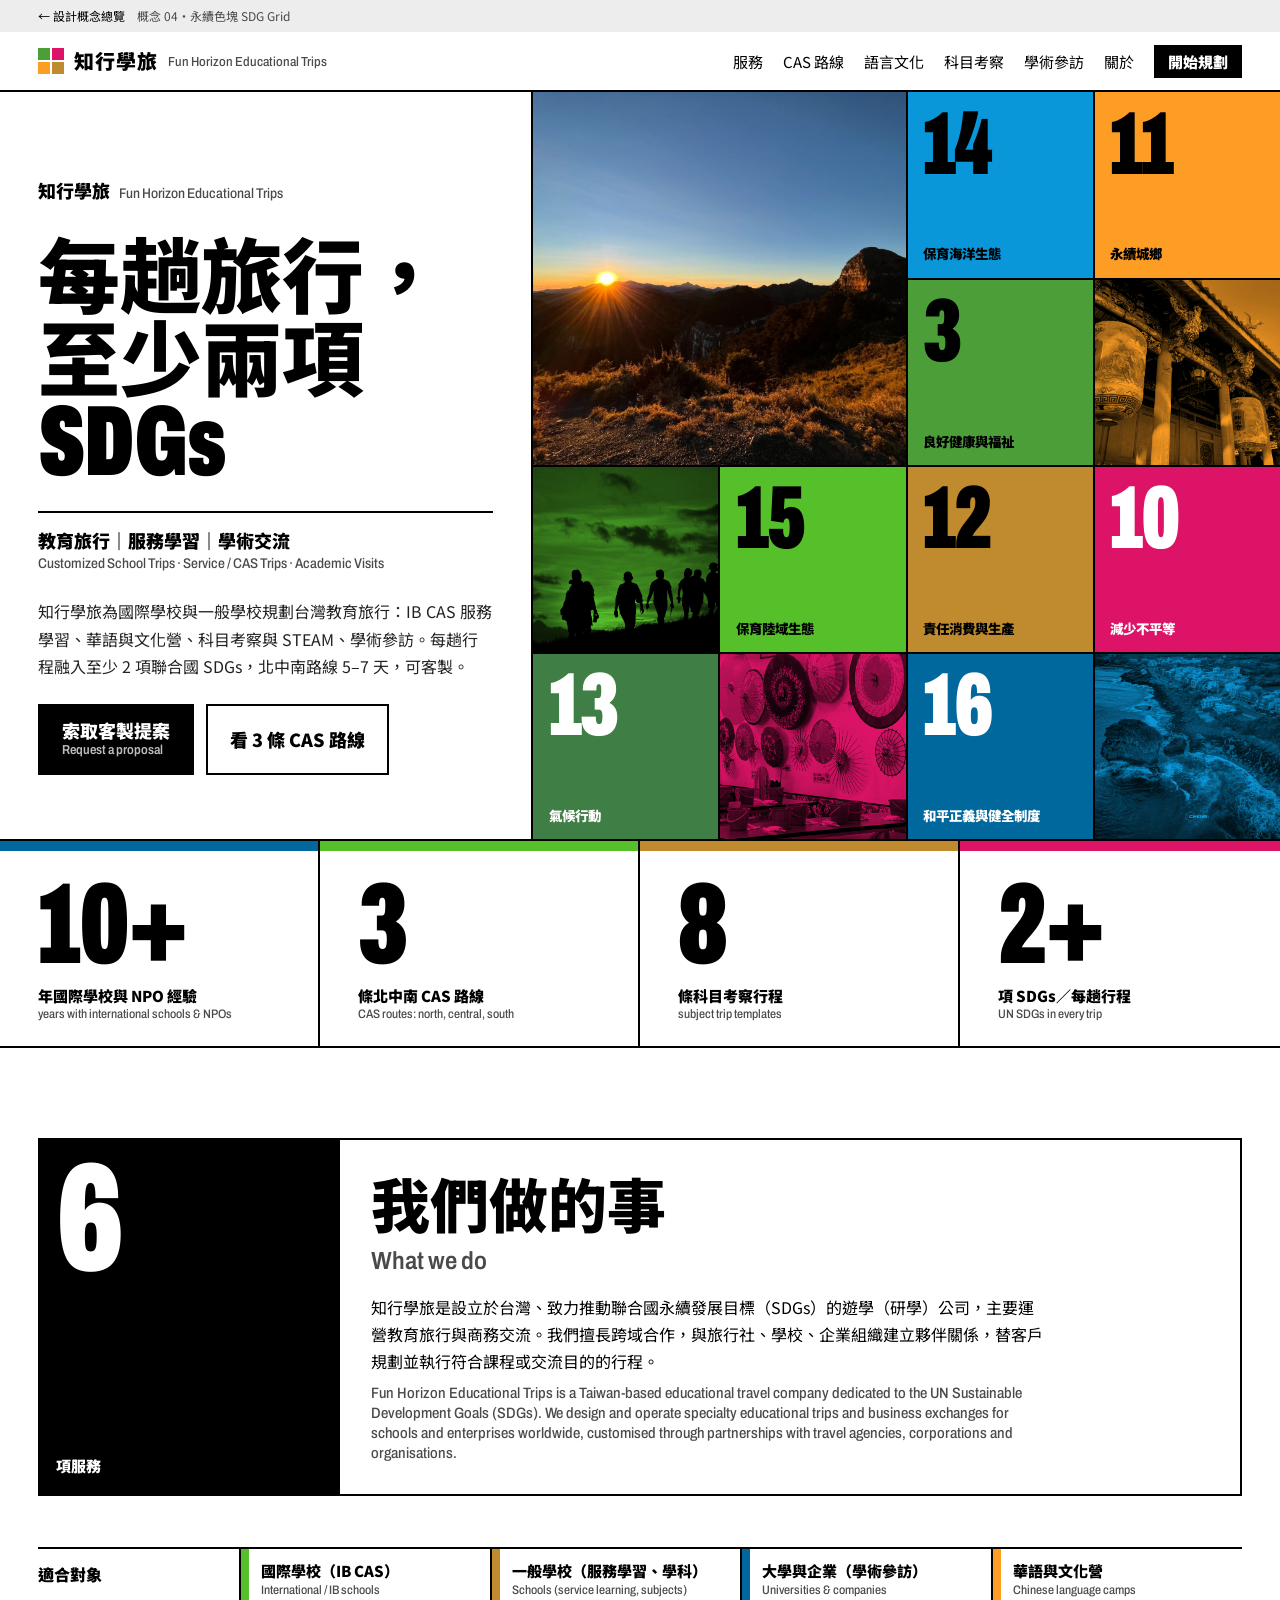
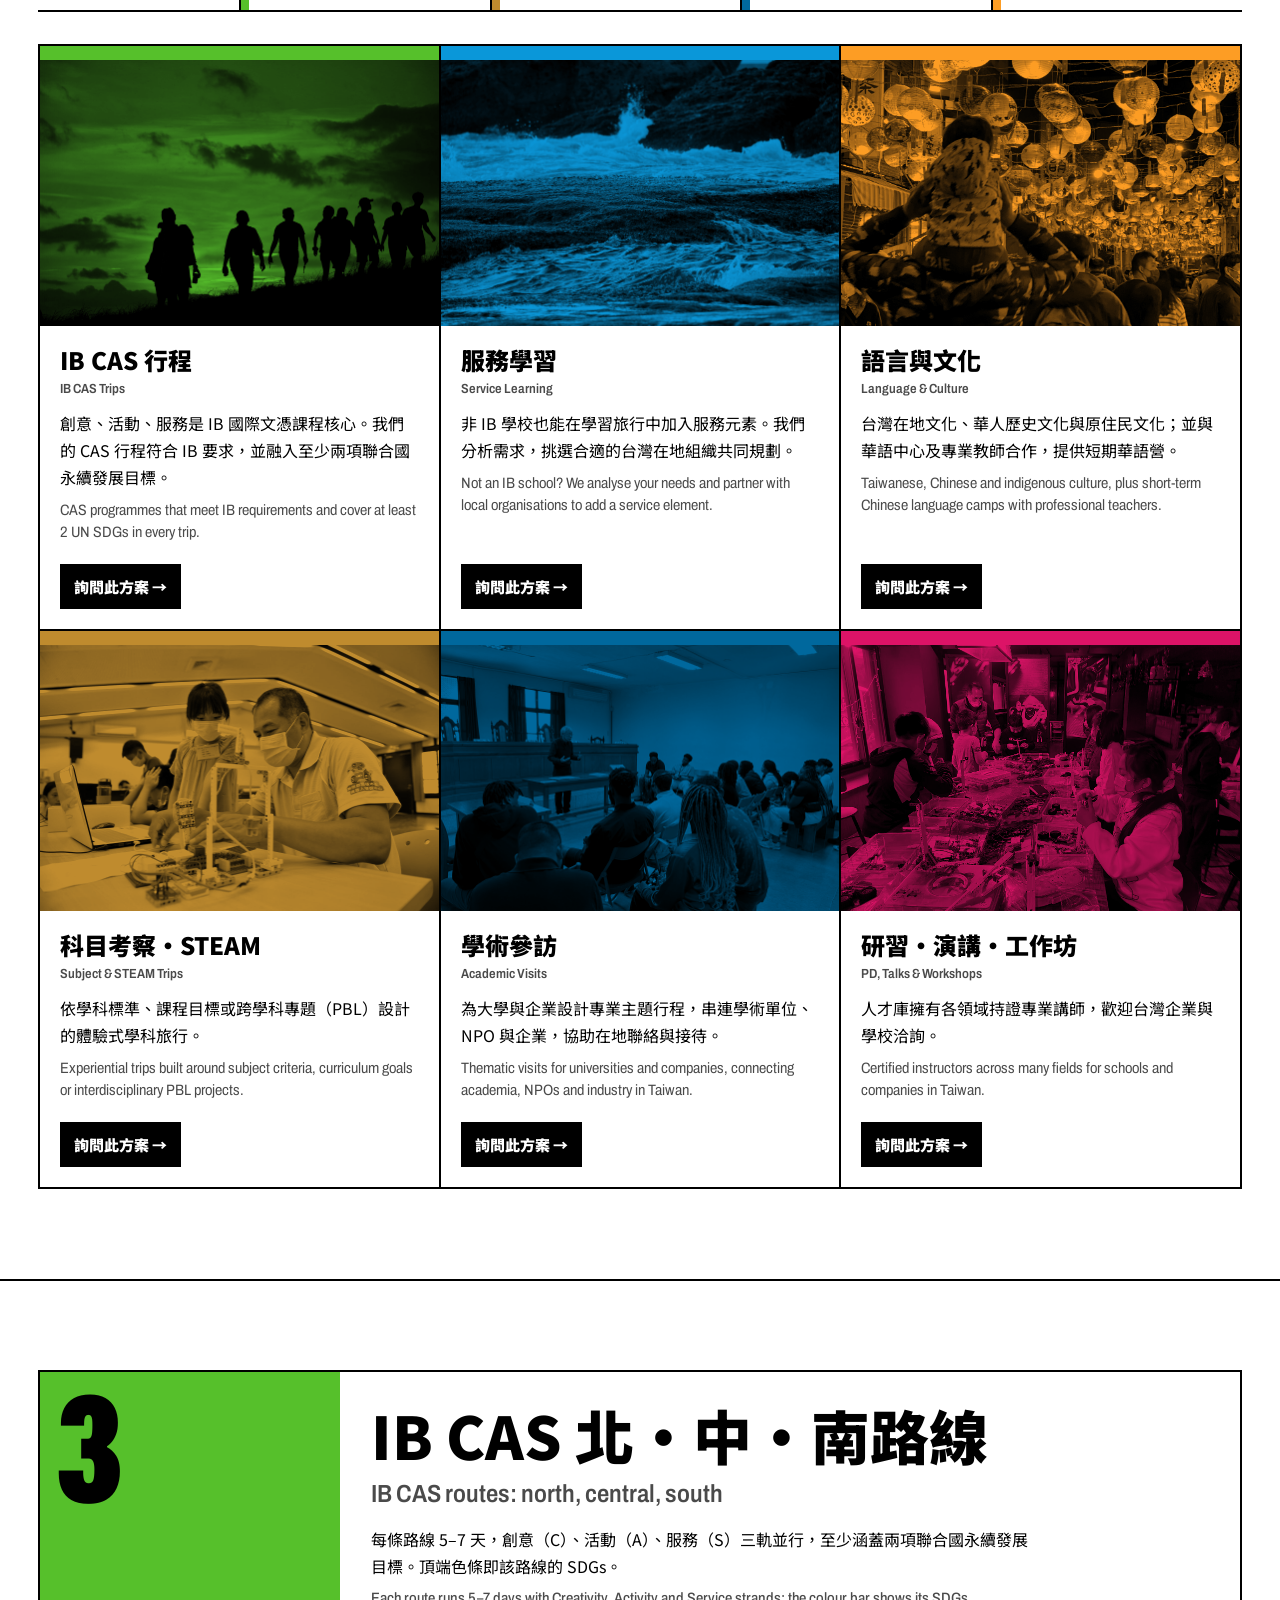
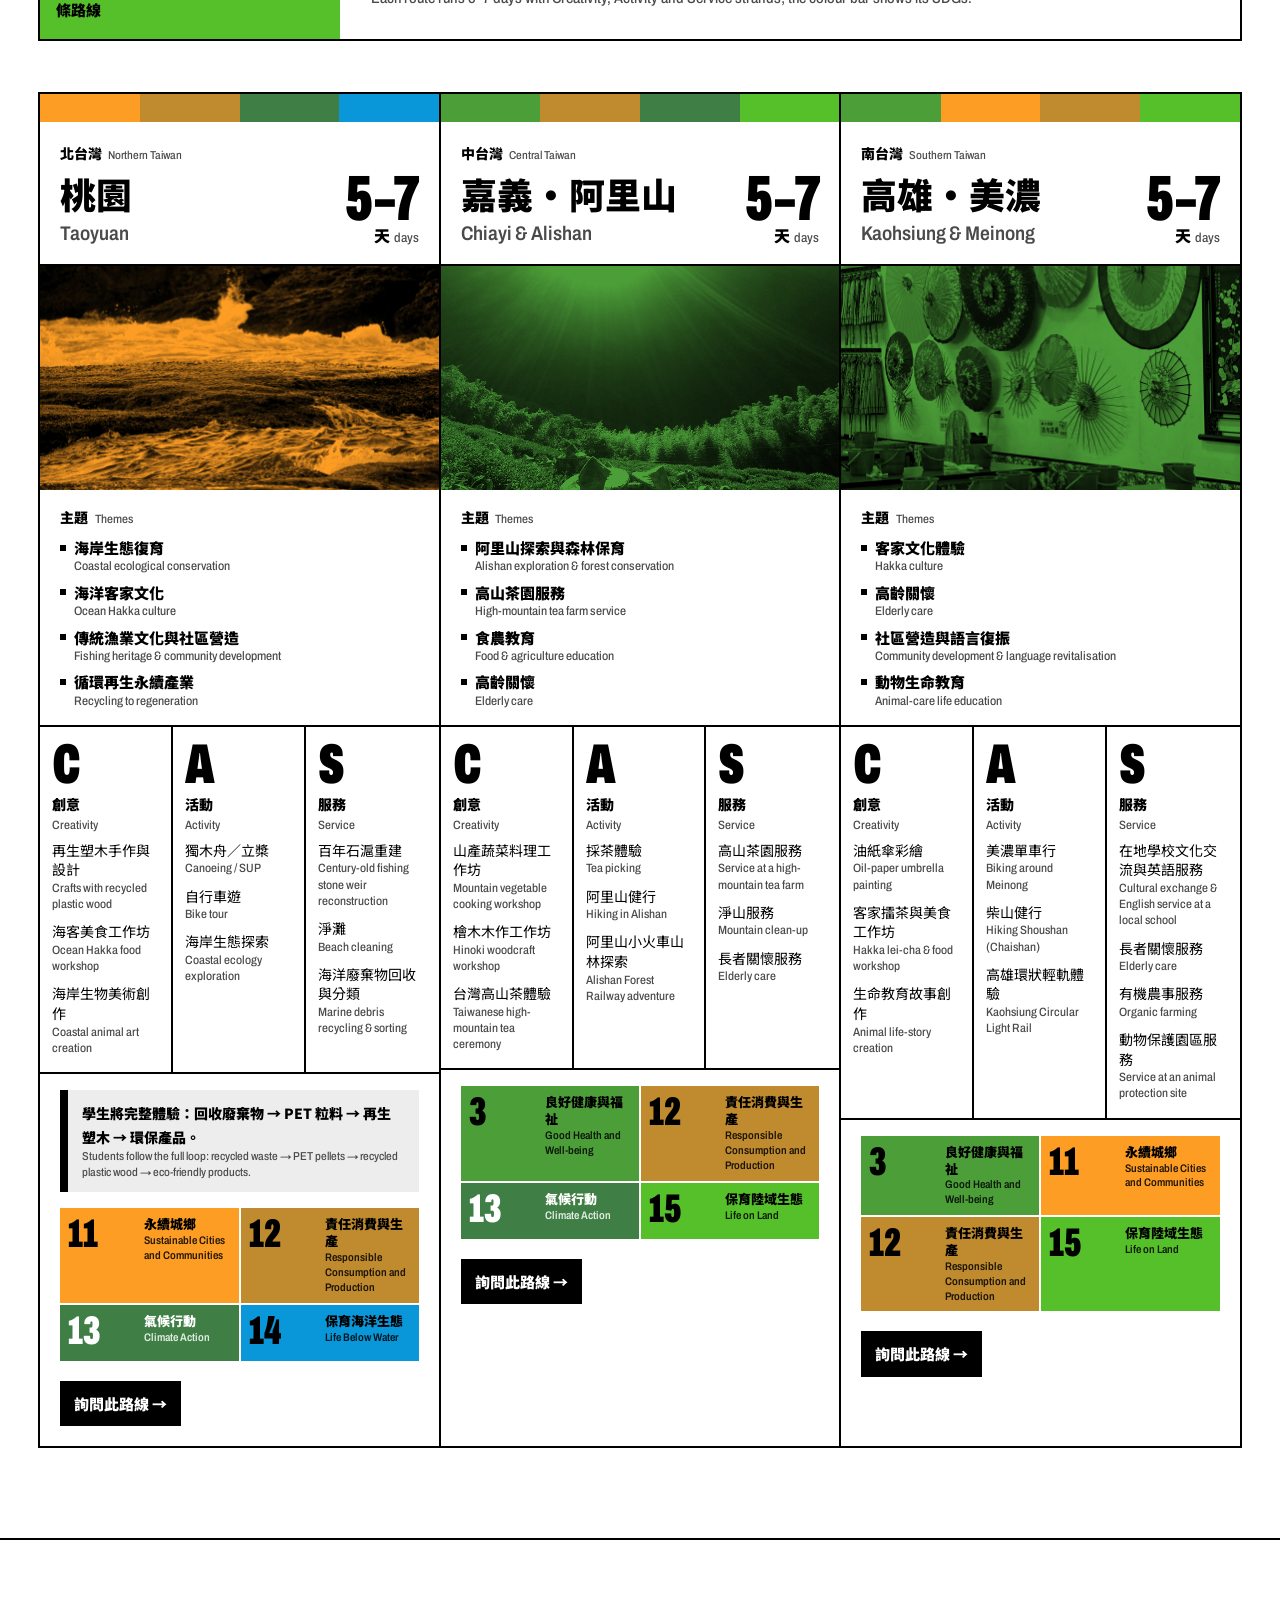
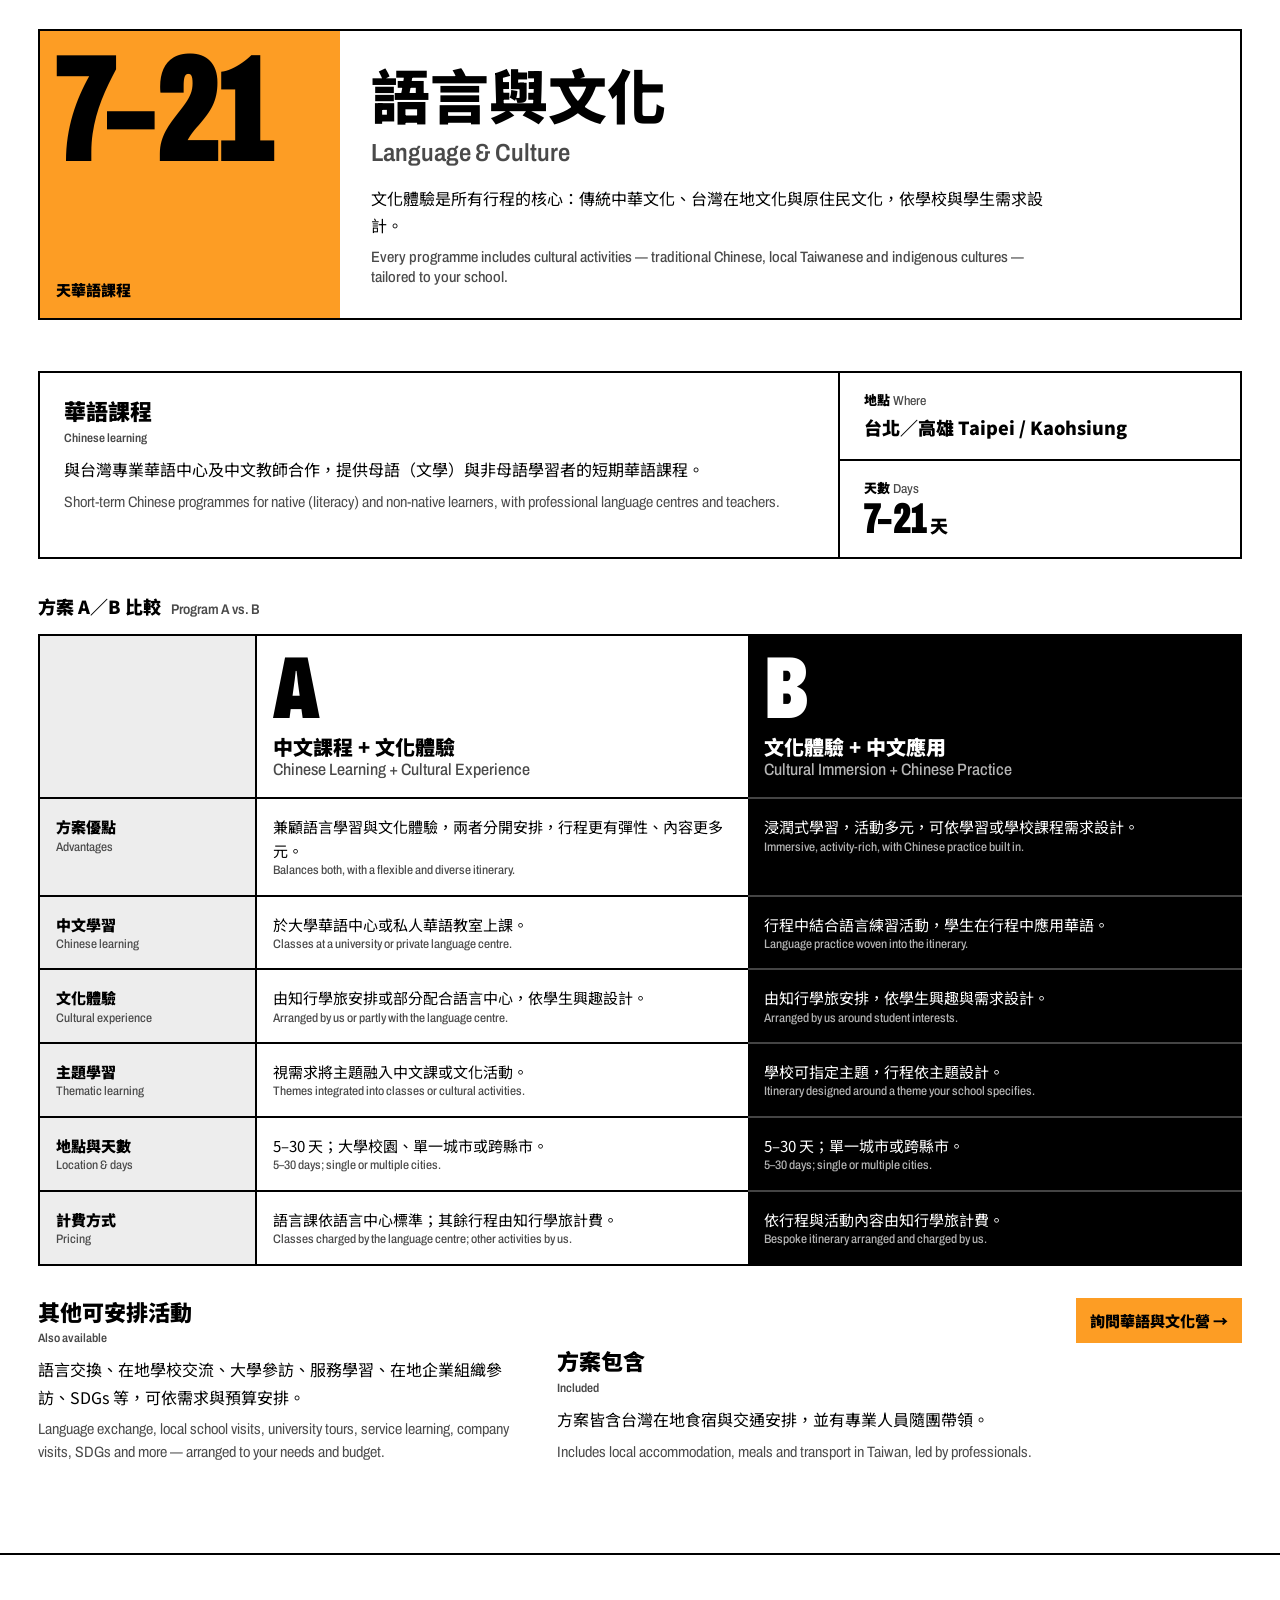
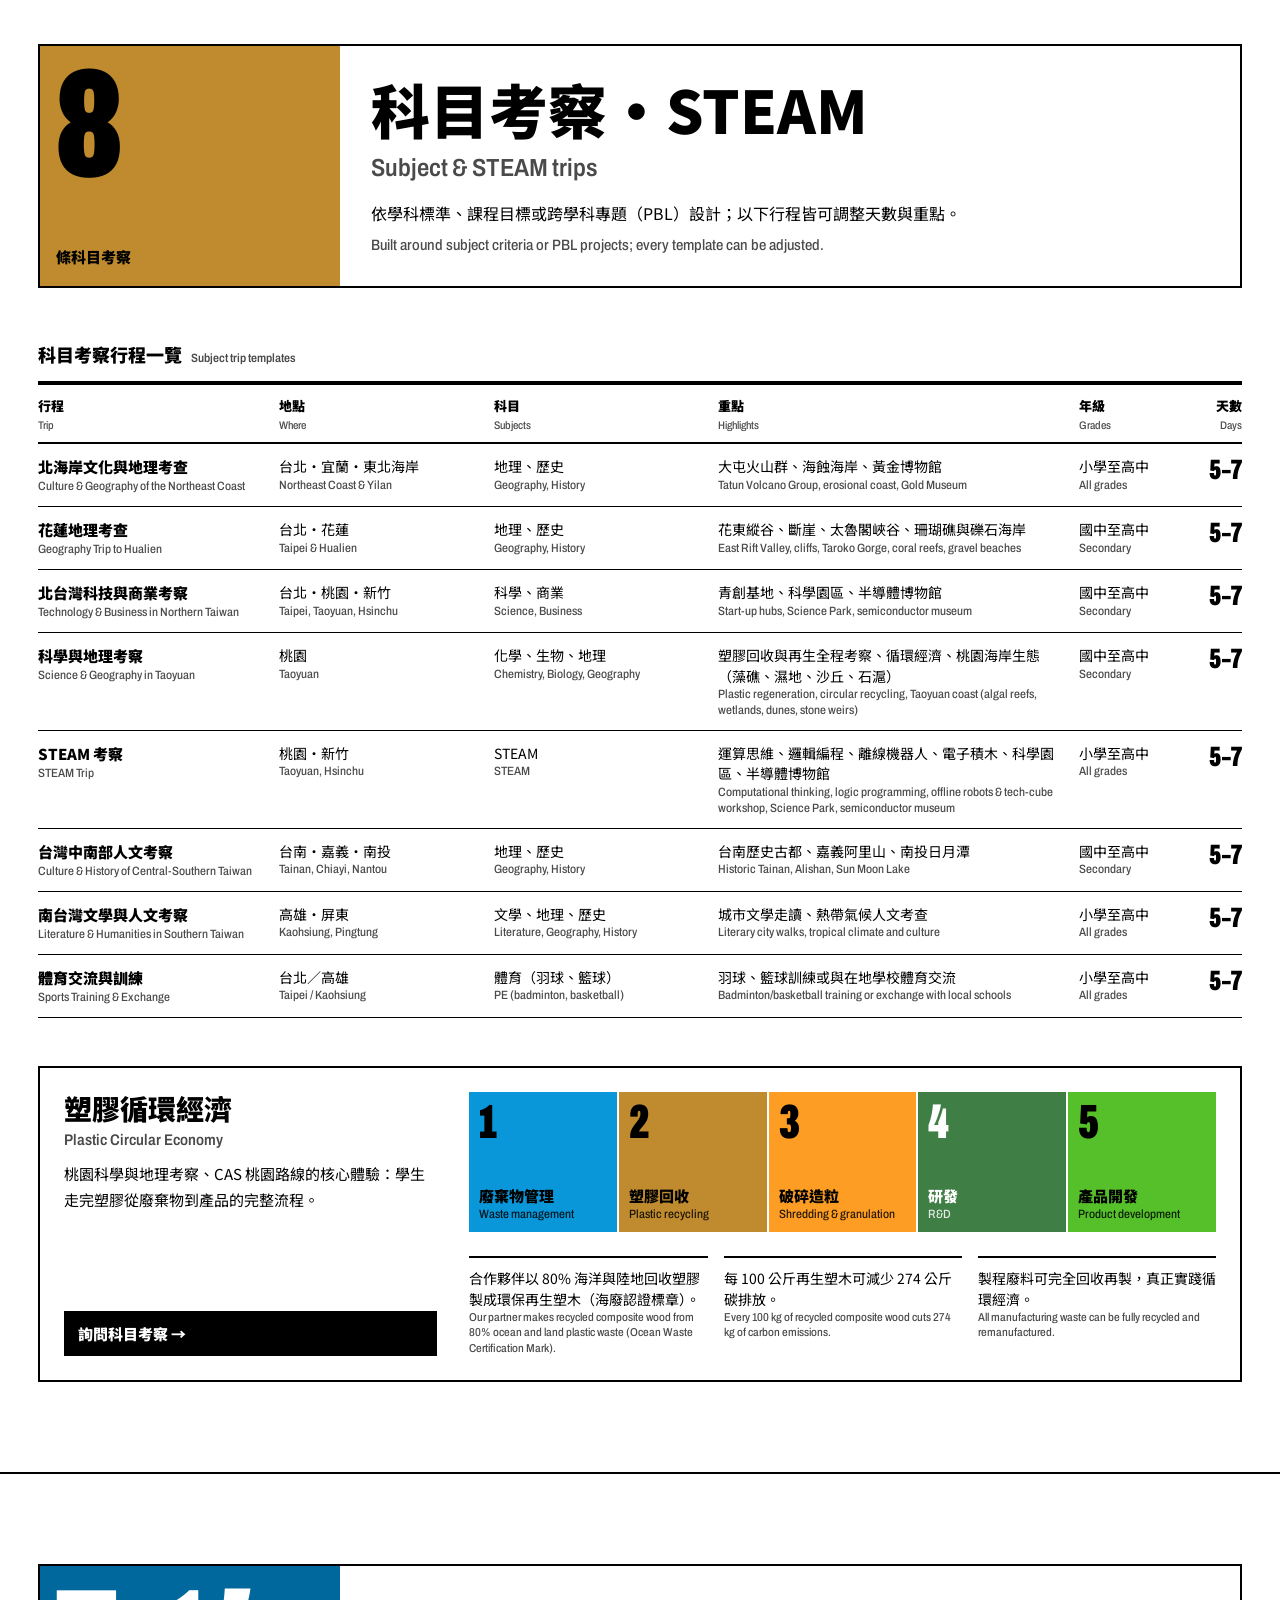
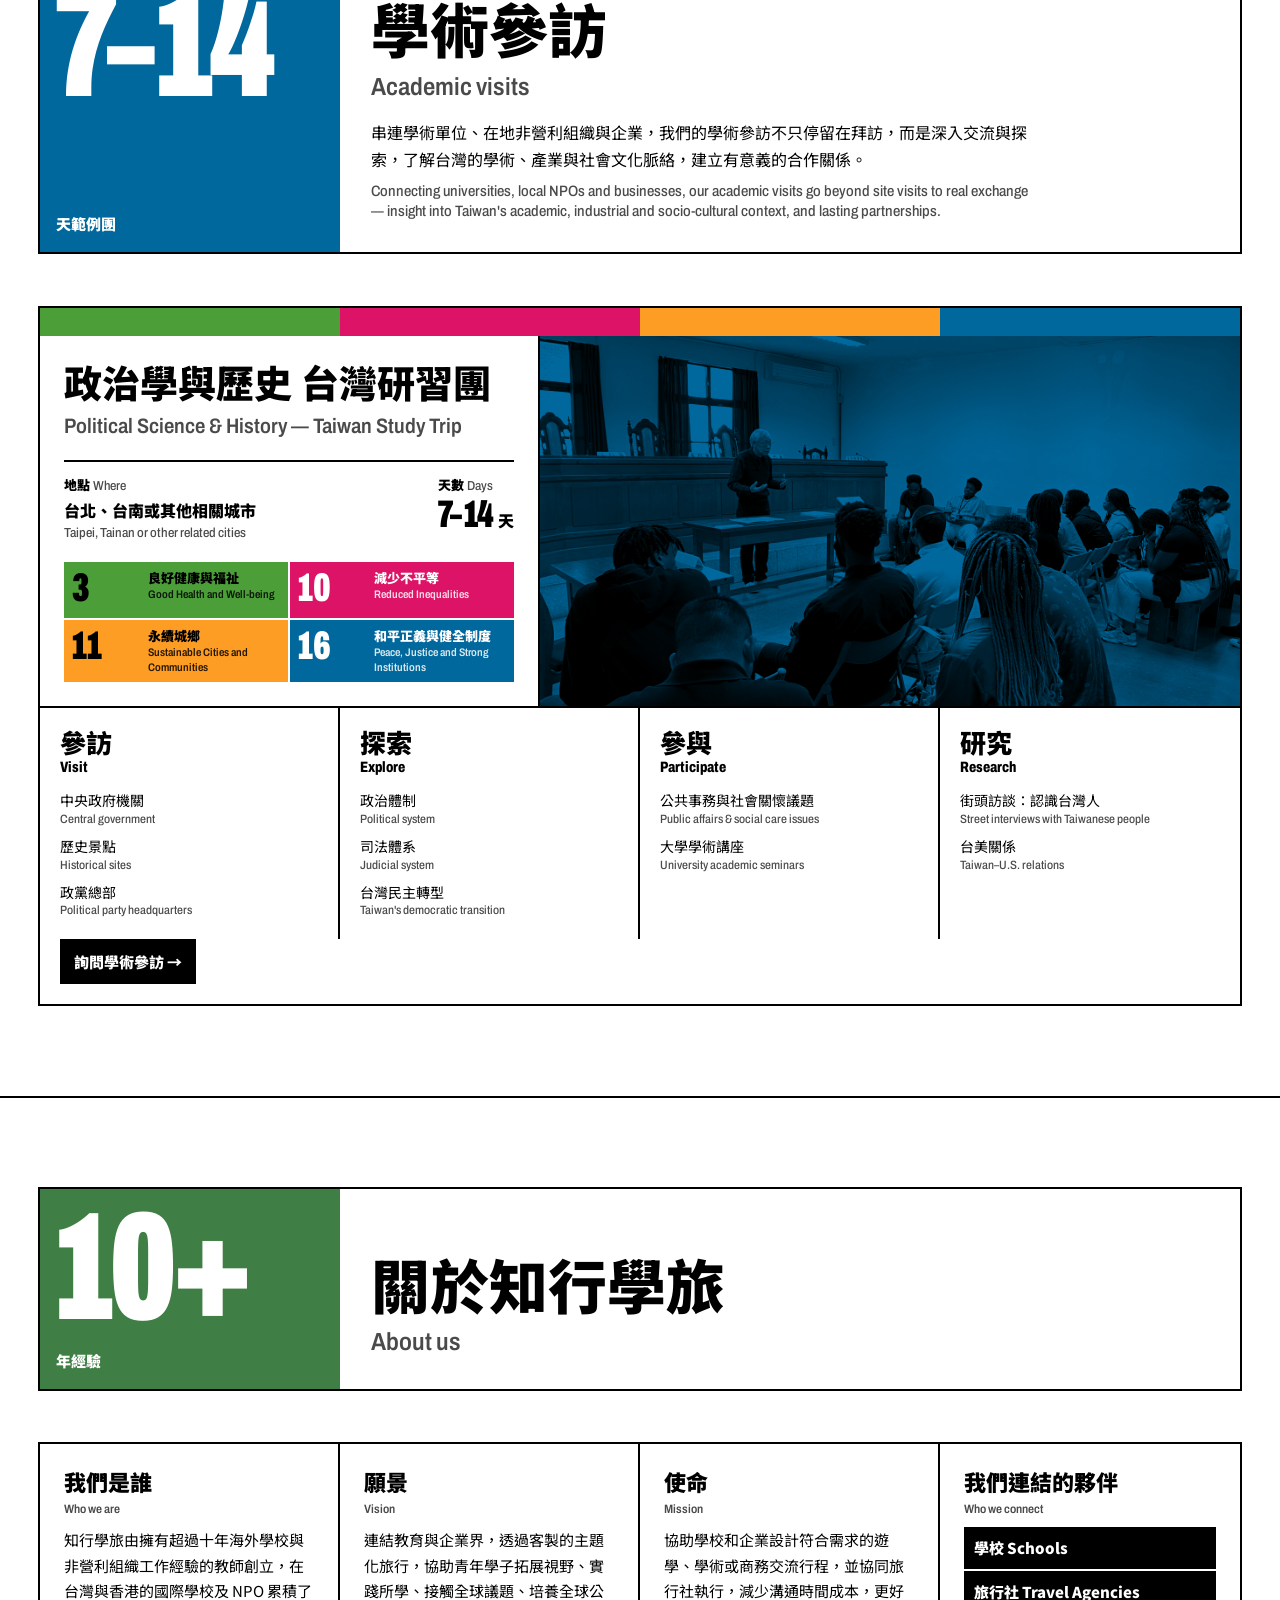
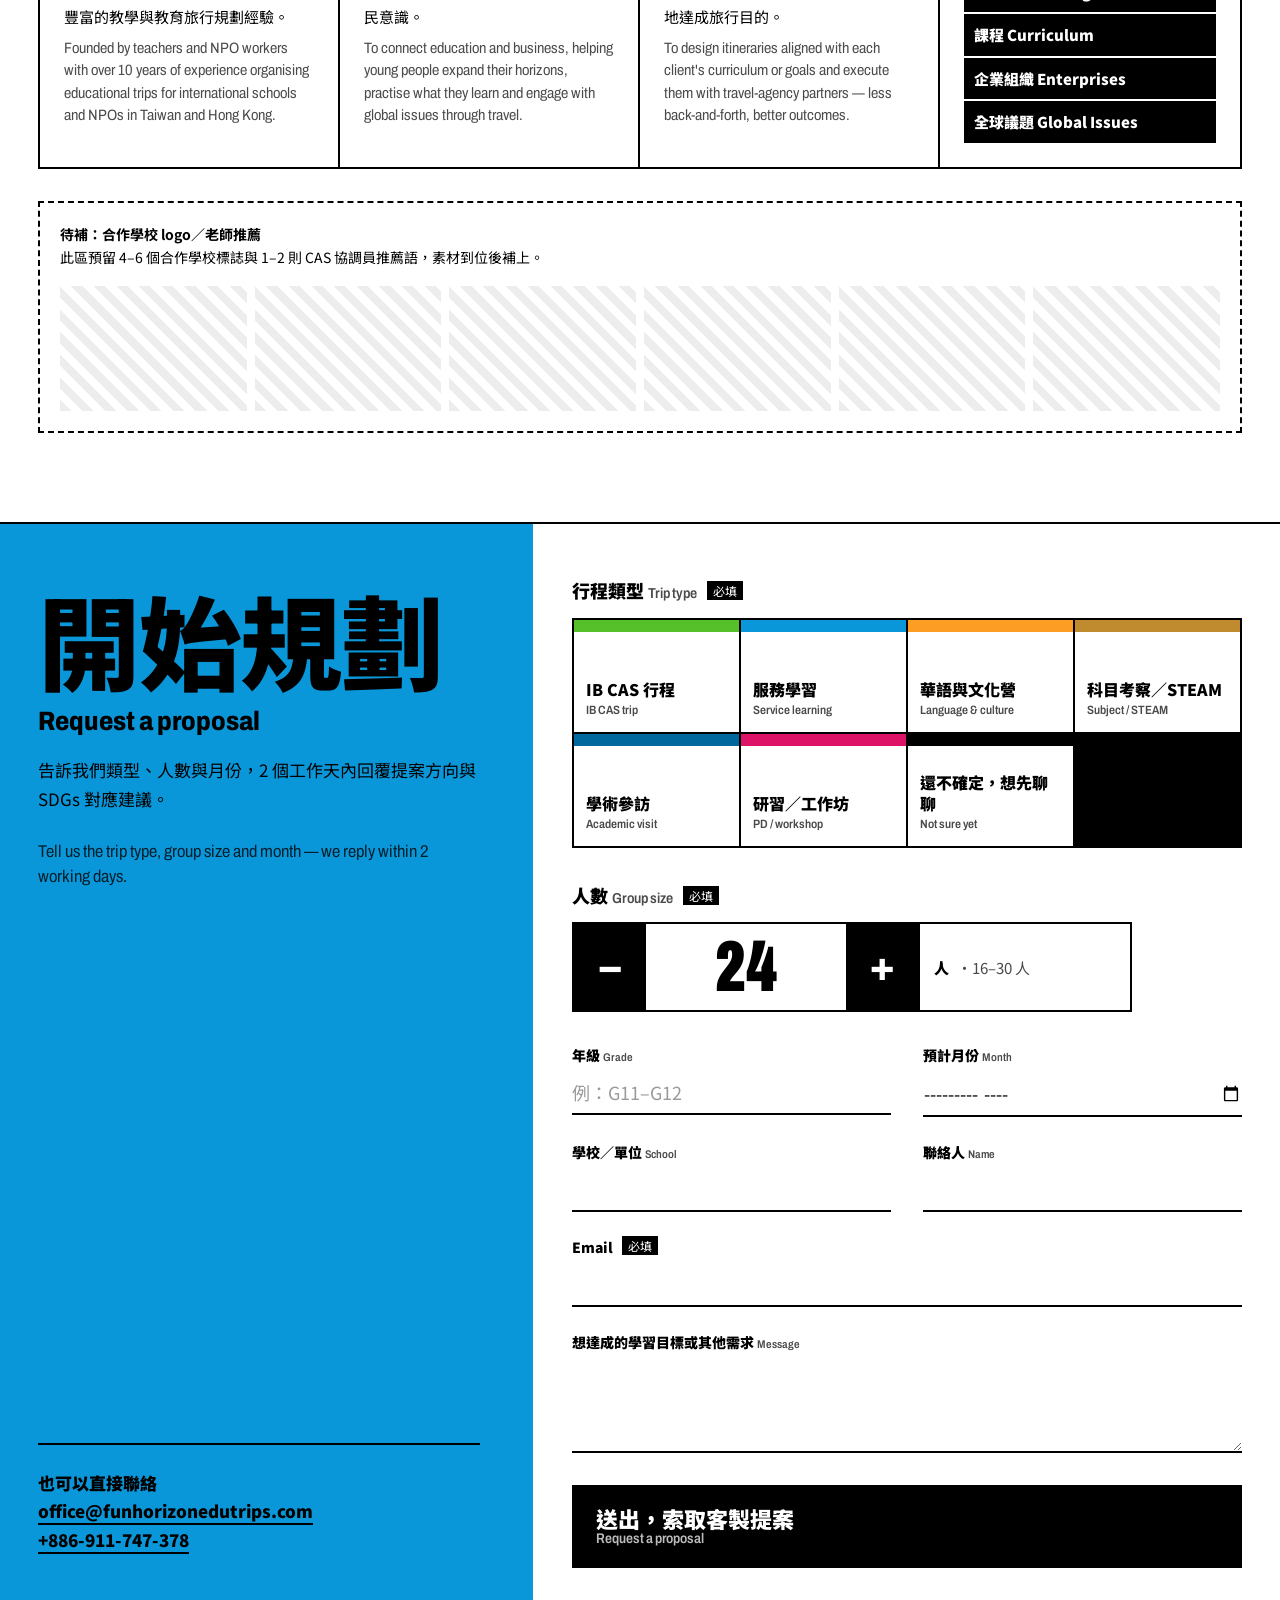
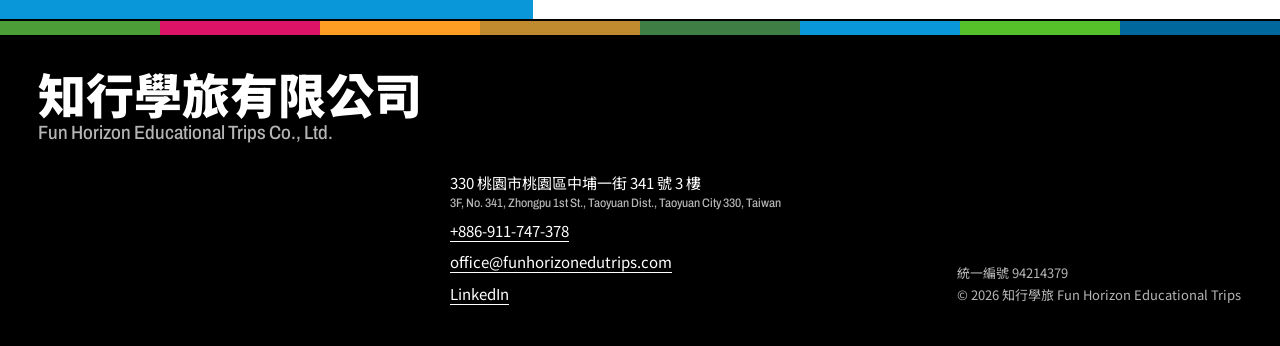
<file: design/concepts/04-sdg-grid/index.html>
<!doctype html>
<html lang="zh-Hant-TW" data-concept="04-sdg-grid">
<head>

<meta charset="utf-8">
<meta name="viewport" content="width=device-width, initial-scale=1">
<title>知行學旅｜台灣 IB CAS 服務學習與教育旅行規劃</title>
<meta name="description" content="知行學旅為國際學校與一般學校規劃台灣教育旅行：IB CAS 服務學習、華語與文化營、科目考察與 STEAM、學術參訪。每趟行程融入至少 2 項聯合國 SDGs，北中南路線 5–7 天，可客製。">
<!-- 設計稿：避免與正式站搶索引。正式上線時移除 noindex 並改 canonical -->
<meta name="robots" content="noindex, nofollow">
<link rel="canonical" href="https://www.funhtrips.com/">
<link rel="alternate" hreflang="zh-Hant-TW" href="https://www.funhtrips.com/">
<link rel="alternate" hreflang="en" href="https://www.funhtrips.com/en/">
<link rel="alternate" hreflang="x-default" href="https://www.funhtrips.com/en/">
<meta property="og:type" content="website">
<meta property="og:site_name" content="知行學旅 Fun Horizon Educational Trips">
<meta property="og:title" content="知行學旅｜台灣 IB CAS 服務學習與教育旅行規劃">
<meta property="og:description" content="知行學旅為國際學校與一般學校規劃台灣教育旅行：IB CAS 服務學習、華語與文化營、科目考察與 STEAM、學術參訪。每趟行程融入至少 2 項聯合國 SDGs，北中南路線 5–7 天，可客製。">
<meta property="og:image" content="https://www.funhtrips.com/assets/img/hero-nanhu-sunrise.jpg">
<meta property="og:locale" content="zh_TW">
<meta property="og:locale:alternate" content="en_US">
<meta name="twitter:card" content="summary_large_image">
<link rel="icon" href="../../assets/img/logo-zhixing.png">
<script type="application/ld+json">{"@context":"https://schema.org","@graph":[{"@type":["EducationalOrganization","TravelAgency"],"@id":"https://www.funhtrips.com/#org","name":"知行學旅有限公司","alternateName":["Fun Horizon Educational Trips","Fun Horizon Educational Trips Co., Ltd.","知行學旅"],"url":"https://www.funhtrips.com/","logo":"https://www.funhtrips.com/assets/img/logo-zhixing.png","image":"https://www.funhtrips.com/assets/img/hero-nanhu-sunrise.jpg","description":"Taiwan-based educational travel company designing IB CAS & service-learning trips, Chinese language and culture camps, subject/STEAM trips and academic visits — every trip integrates at least 2 UN SDGs.","email":"office@funhorizonedutrips.com","telephone":"+886-911-747-378","taxID":"94214379","address":{"@type":"PostalAddress","streetAddress":"3F, No. 341, Zhongpu 1st St.","addressLocality":"Taoyuan District","addressRegion":"Taoyuan City","postalCode":"330","addressCountry":"TW"},"areaServed":"TW","sameAs":["https://www.linkedin.com/company/99383727"],"knowsAbout":["IB CAS","Service learning","UN SDGs","Educational travel","Chinese language learning","STEAM"]},{"@type":"TouristTrip","name":"IB CAS & Service Learning — Taoyuan (Northern Taiwan)","description":"Coastal ecological conservation, Ocean Hakka culture, Fishing heritage & community development, Recycling to regeneration","touristType":"Students","provider":{"@id":"https://www.funhtrips.com/#org"},"itinerary":{"@type":"ItemList","itemListElement":[{"@type":"ListItem","position":1,"name":"Crafts with recycled plastic wood"},{"@type":"ListItem","position":2,"name":"Ocean Hakka food workshop"},{"@type":"ListItem","position":3,"name":"Coastal animal art creation"},{"@type":"ListItem","position":4,"name":"Canoeing / SUP"},{"@type":"ListItem","position":5,"name":"Bike tour"},{"@type":"ListItem","position":6,"name":"Coastal ecology exploration"},{"@type":"ListItem","position":7,"name":"Century-old fishing stone weir reconstruction"},{"@type":"ListItem","position":8,"name":"Beach cleaning"},{"@type":"ListItem","position":9,"name":"Marine debris recycling & sorting"}]}},{"@type":"TouristTrip","name":"IB CAS & Service Learning — Chiayi & Alishan (Central Taiwan)","description":"Alishan exploration & forest conservation, High-mountain tea farm service, Food & agriculture education, Elderly care","touristType":"Students","provider":{"@id":"https://www.funhtrips.com/#org"},"itinerary":{"@type":"ItemList","itemListElement":[{"@type":"ListItem","position":1,"name":"Mountain vegetable cooking workshop"},{"@type":"ListItem","position":2,"name":"Hinoki woodcraft workshop"},{"@type":"ListItem","position":3,"name":"Taiwanese high-mountain tea ceremony"},{"@type":"ListItem","position":4,"name":"Tea picking"},{"@type":"ListItem","position":5,"name":"Hiking in Alishan"},{"@type":"ListItem","position":6,"name":"Alishan Forest Railway adventure"},{"@type":"ListItem","position":7,"name":"Service at a high-mountain tea farm"},{"@type":"ListItem","position":8,"name":"Mountain clean-up"},{"@type":"ListItem","position":9,"name":"Elderly care"}]}},{"@type":"TouristTrip","name":"IB CAS & Service Learning — Kaohsiung & Meinong (Southern Taiwan)","description":"Hakka culture, Elderly care, Community development & language revitalisation, Animal-care life education","touristType":"Students","provider":{"@id":"https://www.funhtrips.com/#org"},"itinerary":{"@type":"ItemList","itemListElement":[{"@type":"ListItem","position":1,"name":"Oil-paper umbrella painting"},{"@type":"ListItem","position":2,"name":"Hakka lei-cha & food workshop"},{"@type":"ListItem","position":3,"name":"Animal life-story creation"},{"@type":"ListItem","position":4,"name":"Biking around Meinong"},{"@type":"ListItem","position":5,"name":"Hiking Shoushan (Chaishan)"},{"@type":"ListItem","position":6,"name":"Kaohsiung Circular Light Rail"},{"@type":"ListItem","position":7,"name":"Cultural exchange & English service at a local school"},{"@type":"ListItem","position":8,"name":"Elderly care"},{"@type":"ListItem","position":9,"name":"Organic farming"},{"@type":"ListItem","position":10,"name":"Service at an animal protection site"}]}}]}</script>
<link rel="preconnect" href="https://fonts.googleapis.com">
<link rel="preconnect" href="https://fonts.gstatic.com" crossorigin>
<link href="https://fonts.googleapis.com/css2?family=Archivo:wdth,wght@62..125,400..900&family=Noto+Sans+TC:wght@400;900&display=swap" rel="stylesheet">
<link rel="stylesheet" href="style.css">
</head>
<body>
<a class="skip" href="#main">跳到主要內容</a>
<p class="concept-tag"><a href="../../index.html">← 設計概念總覽</a><span>概念 04・永續色塊 SDG Grid</span></p>

<header class="site-head">
  <a class="brand" href="#top" aria-label="知行學旅 Fun Horizon Educational Trips">
    <span class="brand__mark" aria-hidden="true"><i style="background:#4C9F38"></i><i style="background:#DD1367"></i><i style="background:#FD9D24"></i><i style="background:#BF8B2E"></i></span>
    <span class="brand__zh">知行學旅</span><span class="brand__en" lang="en">Fun Horizon Educational Trips</span>
  </a>
  <nav aria-label="主選單">
    <ul>
      <li><a href="#services">服務</a></li>
      <li><a href="#cas">CAS 路線</a></li>
      <li><a href="#language">語言文化</a></li>
      <li><a href="#subject">科目考察</a></li>
      <li><a href="#academic">學術參訪</a></li>
      <li><a href="#about">關於</a></li>
      <li><a class="nav-cta" href="#plan">開始規劃</a></li>
    </ul>
  </nav>
</header>

<main id="main">

<section class="hero" id="top" aria-labelledby="hero-h">
  <div class="hero__text">
    <p class="hero__brand">知行學旅<span lang="en">Fun Horizon Educational Trips</span></p>
    <h1 id="hero-h"><span class="h1-a">每趟旅行，</span><span class="h1-b">至少兩項 <b>SDGs</b></span></h1>
    <p class="hero__tag">教育旅行｜服務學習｜學術交流<span lang="en">Customized School Trips · Service / CAS Trips · Academic Visits</span></p>
    <p class="hero__lede">知行學旅為國際學校與一般學校規劃台灣教育旅行：IB CAS 服務學習、華語與文化營、科目考察與 STEAM、學術參訪。每趟行程融入至少 2 項聯合國 SDGs，北中南路線 5–7 天，可客製。</p>
    <div class="hero__cta">
      <a class="btn" href="#plan">索取客製提案<span lang="en">Request a proposal</span></a>
      <a class="btn btn--ghost" href="#cas">看 3 條 CAS 路線</a>
    </div>
  </div>
  <div class="wall" aria-label="本公司行程涵蓋的 SDGs 與現場照片"><figure class="wall__ph wall__ph--big"><img src="../../assets/img/hero-nanhu-sunrise.jpg" alt="南湖大山日出與山稜" width="600" height="600" fetchpriority="high"></figure><div class="wall__sdg" style="--c:#0A97D9;--ink:#000"><span class="wall__n">14</span><span class="wall__t">保育海洋生態</span></div><div class="wall__sdg" style="--c:#FD9D24;--ink:#000"><span class="wall__n">11</span><span class="wall__t">永續城鄉</span></div><div class="wall__sdg" style="--c:#4C9F38;--ink:#000"><span class="wall__n">3</span><span class="wall__t">良好健康與福祉</span></div><figure class="wall__ph duo"><img src="../../assets/img/culture-temple-lanterns.jpg" alt="廟宇屋簷下的彩繪燈籠" width="600" height="600"></figure><figure class="wall__ph duo duo--g"><img src="../../assets/img/cas-sunset-hikers.jpg" alt="登山健行的學生剪影" width="600" height="600"></figure><div class="wall__sdg" style="--c:#56C02B;--ink:#000"><span class="wall__n">15</span><span class="wall__t">保育陸域生態</span></div><div class="wall__sdg" style="--c:#BF8B2E;--ink:#000"><span class="wall__n">12</span><span class="wall__t">責任消費與生產</span></div><div class="wall__sdg" style="--c:#DD1367;--ink:#fff"><span class="wall__n">10</span><span class="wall__t">減少不平等</span></div><div class="wall__sdg" style="--c:#3F7E44;--ink:#fff"><span class="wall__n">13</span><span class="wall__t">氣候行動</span></div><figure class="wall__ph duo duo--m"><img src="../../assets/img/meinong-oil-paper-umbrellas.jpg" alt="美濃油紙傘彩繪教室牆上的彩色紙傘" width="600" height="600"></figure><div class="wall__sdg" style="--c:#00689D;--ink:#fff"><span class="wall__n">16</span><span class="wall__t">和平正義與健全制度</span></div><figure class="wall__ph duo duo--b"><img src="../../assets/img/subject-kenting-coast-aerial.jpg" alt="墾丁海岸空拍" width="600" height="600"></figure></div>
</section>

<section class="stats" aria-label="知行學旅數字">
  <dl>
      <div class="stat" style="--c:#00689D;--ink:#fff">
        <dt class="stat__n">10+</dt>
        <dd>年國際學校與 NPO 經驗<span lang="en">years with international schools &amp; NPOs</span></dd>
      </div>
      <div class="stat" style="--c:#56C02B;--ink:#000">
        <dt class="stat__n">3</dt>
        <dd>條北中南 CAS 路線<span lang="en">CAS routes: north, central, south</span></dd>
      </div>
      <div class="stat" style="--c:#BF8B2E;--ink:#000">
        <dt class="stat__n">8</dt>
        <dd>條科目考察行程<span lang="en">subject trip templates</span></dd>
      </div>
      <div class="stat" style="--c:#DD1367;--ink:#fff">
        <dt class="stat__n">2+</dt>
        <dd>項 SDGs／每趟行程<span lang="en">UN SDGs in every trip</span></dd>
      </div></dl>
</section>

<section class="sec" id="services" aria-labelledby="services-h">
  
    <header class="sec-head">
      <div class="sec-num" style="--c:#000;--ink:#fff"><span class="sec-num__v">6</span><span class="sec-num__u">項服務</span></div>
      <div class="sec-title">
        <h2 id="services-h">我們做的事<span lang="en">What we do</span></h2>
        <p class="lede">知行學旅是設立於台灣、致力推動聯合國永續發展目標（SDGs）的遊學（研學）公司，主要運營教育旅行與商務交流。我們擅長跨域合作，與旅行社、學校、企業組織建立夥伴關係，替客戶規劃並執行符合課程或交流目的的行程。<span lang="en">Fun Horizon Educational Trips is a Taiwan-based educational travel company dedicated to the UN Sustainable Development Goals (SDGs). We design and operate specialty educational trips and business exchanges for schools and enterprises worldwide, customised through partnerships with travel agencies, corporations and organisations.</span></p>
      </div>
    </header>
  <div class="aud">
    <p class="aud__h">適合對象</p>
    <ul><li style="--c:#56C02B;--ink:#000"><a href="#plan" data-prefill-type="cas">國際學校（IB CAS）<span lang="en">International / IB schools</span></a></li><li style="--c:#BF8B2E;--ink:#000"><a href="#plan" data-prefill-type="subject">一般學校（服務學習、學科）<span lang="en">Schools (service learning, subjects)</span></a></li><li style="--c:#00689D;--ink:#fff"><a href="#plan" data-prefill-type="academic">大學與企業（學術參訪）<span lang="en">Universities &amp; companies</span></a></li><li style="--c:#FD9D24;--ink:#000"><a href="#plan" data-prefill-type="language">華語與文化營<span lang="en">Chinese language camps</span></a></li></ul>
  </div>
  <div class="svc-grid">
    <article class="svc" style="--c:#56C02B;--ink:#000">
      <div class="svc__bar" aria-hidden="true"></div>
      <figure class="svc__ph"><img src="../../assets/img/cas-sunset-hikers.jpg" alt="IB CAS 行程行程照片" width="600" height="400" loading="lazy"></figure>
      <div class="svc__body">
        <h3>IB CAS 行程<span lang="en">IB CAS Trips</span></h3>
        <p>創意、活動、服務是 IB 國際文憑課程核心。我們的 CAS 行程符合 IB 要求，並融入至少兩項聯合國永續發展目標。</p>
        <p class="en" lang="en">CAS programmes that meet IB requirements and cover at least 2 UN SDGs in every trip.</p>
        <a class="ask" href="#plan" data-prefill-type="cas">詢問此方案 →</a>
      </div>
    </article>
    <article class="svc" style="--c:#0A97D9;--ink:#000">
      <div class="svc__bar" aria-hidden="true"></div>
      <figure class="svc__ph"><img src="../../assets/img/taoyuan-coast-algal-reef.jpg" alt="服務學習行程照片" width="600" height="400" loading="lazy"></figure>
      <div class="svc__body">
        <h3>服務學習<span lang="en">Service Learning</span></h3>
        <p>非 IB 學校也能在學習旅行中加入服務元素。我們分析需求，挑選合適的台灣在地組織共同規劃。</p>
        <p class="en" lang="en">Not an IB school? We analyse your needs and partner with local organisations to add a service element.</p>
        <a class="ask" href="#plan" data-prefill-type="service">詢問此方案 →</a>
      </div>
    </article>
    <article class="svc" style="--c:#FD9D24;--ink:#000">
      <div class="svc__bar" aria-hidden="true"></div>
      <figure class="svc__ph"><img src="../../assets/img/culture-tainan-lanterns.jpg" alt="語言與文化行程照片" width="600" height="400" loading="lazy"></figure>
      <div class="svc__body">
        <h3>語言與文化<span lang="en">Language &amp; Culture</span></h3>
        <p>台灣在地文化、華人歷史文化與原住民文化；並與華語中心及專業教師合作，提供短期華語營。</p>
        <p class="en" lang="en">Taiwanese, Chinese and indigenous culture, plus short-term Chinese language camps with professional teachers.</p>
        <a class="ask" href="#plan" data-prefill-type="language">詢問此方案 →</a>
      </div>
    </article>
    <article class="svc" style="--c:#BF8B2E;--ink:#000">
      <div class="svc__bar" aria-hidden="true"></div>
      <figure class="svc__ph"><img src="../../assets/img/steam-tech-cube-workshop.jpg" alt="科目考察・STEAM行程照片" width="600" height="400" loading="lazy"></figure>
      <div class="svc__body">
        <h3>科目考察・STEAM<span lang="en">Subject &amp; STEAM Trips</span></h3>
        <p>依學科標準、課程目標或跨學科專題（PBL）設計的體驗式學科旅行。</p>
        <p class="en" lang="en">Experiential trips built around subject criteria, curriculum goals or interdisciplinary PBL projects.</p>
        <a class="ask" href="#plan" data-prefill-type="subject">詢問此方案 →</a>
      </div>
    </article>
    <article class="svc" style="--c:#00689D;--ink:#fff">
      <div class="svc__bar" aria-hidden="true"></div>
      <figure class="svc__ph"><img src="../../assets/img/academic-jingmei-courtroom.jpg" alt="學術參訪行程照片" width="600" height="400" loading="lazy"></figure>
      <div class="svc__body">
        <h3>學術參訪<span lang="en">Academic Visits</span></h3>
        <p>為大學與企業設計專業主題行程，串連學術單位、NPO 與企業，協助在地聯絡與接待。</p>
        <p class="en" lang="en">Thematic visits for universities and companies, connecting academia, NPOs and industry in Taiwan.</p>
        <a class="ask" href="#plan" data-prefill-type="academic">詢問此方案 →</a>
      </div>
    </article>
    <article class="svc" style="--c:#DD1367;--ink:#fff">
      <div class="svc__bar" aria-hidden="true"></div>
      <figure class="svc__ph"><img src="../../assets/img/steam-kids-workshop.jpg" alt="研習・演講・工作坊行程照片" width="600" height="400" loading="lazy"></figure>
      <div class="svc__body">
        <h3>研習・演講・工作坊<span lang="en">PD, Talks &amp; Workshops</span></h3>
        <p>人才庫擁有各領域持證專業講師，歡迎台灣企業與學校洽詢。</p>
        <p class="en" lang="en">Certified instructors across many fields for schools and companies in Taiwan.</p>
        <a class="ask" href="#plan" data-prefill-type="pd">詢問此方案 →</a>
      </div>
    </article></div>
</section>

<section class="sec" id="cas" aria-labelledby="cas-h">
  
    <header class="sec-head">
      <div class="sec-num" style="--c:#56C02B;--ink:#000"><span class="sec-num__v">3</span><span class="sec-num__u">條路線</span></div>
      <div class="sec-title">
        <h2 id="cas-h">IB CAS 北・中・南路線<span lang="en">IB CAS routes: north, central, south</span></h2>
        <p class="lede">每條路線 5–7 天，創意（C）、活動（A）、服務（S）三軌並行，至少涵蓋兩項聯合國永續發展目標。頂端色條即該路線的 SDGs。<span lang="en">Each route runs 5–7 days with Creativity, Activity and Service strands; the colour bar shows its SDGs.</span></p>
      </div>
    </header>
  <div class="routes">
    <article class="route" id="route-taoyuan" aria-labelledby="route-taoyuan-h">
      <div class="stripe" aria-hidden="true"><span style="background:#FD9D24"></span><span style="background:#BF8B2E"></span><span style="background:#3F7E44"></span><span style="background:#0A97D9"></span></div>
      <div class="route__top">
        <p class="route__region">北台灣<span lang="en">Northern Taiwan</span></p>
        <h3 id="route-taoyuan-h">桃園<span lang="en">Taoyuan</span></h3>
        <p class="route__days"><span class="big">5–7</span> 天<span lang="en">days</span></p>
      </div>
      <figure class="route__ph duo" style="--c:#FD9D24"><img src="../../assets/img/taoyuan-coast-algal-reef.jpg" alt="桃園海岸的藻礁與浪花" width="800" height="500" loading="lazy"></figure>
      <div class="route__themes">
        <h4>主題 <span lang="en">Themes</span></h4>
        <ul><li>海岸生態復育<span lang="en">Coastal ecological conservation</span></li><li>海洋客家文化<span lang="en">Ocean Hakka culture</span></li><li>傳統漁業文化與社區營造<span lang="en">Fishing heritage &amp; community development</span></li><li>循環再生永續產業<span lang="en">Recycling to regeneration</span></li></ul>
      </div>
      <div class="cas3">
        <div class="cas3__col"><h4><b>C</b>創意<span lang="en">Creativity</span></h4><ul class="pairs"><li>再生塑木手作與設計<span lang="en">Crafts with recycled plastic wood</span></li><li>海客美食工作坊<span lang="en">Ocean Hakka food workshop</span></li><li>海岸生物美術創作<span lang="en">Coastal animal art creation</span></li></ul></div>
        <div class="cas3__col"><h4><b>A</b>活動<span lang="en">Activity</span></h4><ul class="pairs"><li>獨木舟／立槳<span lang="en">Canoeing / SUP</span></li><li>自行車遊<span lang="en">Bike tour</span></li><li>海岸生態探索<span lang="en">Coastal ecology exploration</span></li></ul></div>
        <div class="cas3__col"><h4><b>S</b>服務<span lang="en">Service</span></h4><ul class="pairs"><li>百年石滬重建<span lang="en">Century-old fishing stone weir reconstruction</span></li><li>淨灘<span lang="en">Beach cleaning</span></li><li>海洋廢棄物回收與分類<span lang="en">Marine debris recycling &amp; sorting</span></li></ul></div>
      </div>
      <p class="route__note">學生將完整體驗：回收廢棄物 → PET 粒料 → 再生塑木 → 環保產品。<span lang="en">Students follow the full loop: recycled waste → PET pellets → recycled plastic wood → eco-friendly products.</span></p>
      <ul class="sdg-tags" aria-label="對應 SDGs"><li class="sdg-tag" style="--c:#FD9D24;--ink:#000"><span class="sdg-tag__n">11</span><span class="sdg-tag__t">永續城鄉<span lang="en">Sustainable Cities and Communities</span></span></li><li class="sdg-tag" style="--c:#BF8B2E;--ink:#000"><span class="sdg-tag__n">12</span><span class="sdg-tag__t">責任消費與生產<span lang="en">Responsible Consumption and Production</span></span></li><li class="sdg-tag" style="--c:#3F7E44;--ink:#fff"><span class="sdg-tag__n">13</span><span class="sdg-tag__t">氣候行動<span lang="en">Climate Action</span></span></li><li class="sdg-tag" style="--c:#0A97D9;--ink:#000"><span class="sdg-tag__n">14</span><span class="sdg-tag__t">保育海洋生態<span lang="en">Life Below Water</span></span></li></ul>
      <a class="ask" href="#plan" data-prefill-type="cas">詢問此路線 →</a>
    </article>
    <article class="route" id="route-chiayi" aria-labelledby="route-chiayi-h">
      <div class="stripe" aria-hidden="true"><span style="background:#4C9F38"></span><span style="background:#BF8B2E"></span><span style="background:#3F7E44"></span><span style="background:#56C02B"></span></div>
      <div class="route__top">
        <p class="route__region">中台灣<span lang="en">Central Taiwan</span></p>
        <h3 id="route-chiayi-h">嘉義・阿里山<span lang="en">Chiayi &amp; Alishan</span></h3>
        <p class="route__days"><span class="big">5–7</span> 天<span lang="en">days</span></p>
      </div>
      <figure class="route__ph duo" style="--c:#4C9F38"><img src="../../assets/img/chiayi-alishan-tea-farm.jpg" alt="陽光灑落阿里山高山茶園" width="800" height="500" loading="lazy"></figure>
      <div class="route__themes">
        <h4>主題 <span lang="en">Themes</span></h4>
        <ul><li>阿里山探索與森林保育<span lang="en">Alishan exploration &amp; forest conservation</span></li><li>高山茶園服務<span lang="en">High-mountain tea farm service</span></li><li>食農教育<span lang="en">Food &amp; agriculture education</span></li><li>高齡關懷<span lang="en">Elderly care</span></li></ul>
      </div>
      <div class="cas3">
        <div class="cas3__col"><h4><b>C</b>創意<span lang="en">Creativity</span></h4><ul class="pairs"><li>山產蔬菜料理工作坊<span lang="en">Mountain vegetable cooking workshop</span></li><li>檜木木作工作坊<span lang="en">Hinoki woodcraft workshop</span></li><li>台灣高山茶體驗<span lang="en">Taiwanese high-mountain tea ceremony</span></li></ul></div>
        <div class="cas3__col"><h4><b>A</b>活動<span lang="en">Activity</span></h4><ul class="pairs"><li>採茶體驗<span lang="en">Tea picking</span></li><li>阿里山健行<span lang="en">Hiking in Alishan</span></li><li>阿里山小火車山林探索<span lang="en">Alishan Forest Railway adventure</span></li></ul></div>
        <div class="cas3__col"><h4><b>S</b>服務<span lang="en">Service</span></h4><ul class="pairs"><li>高山茶園服務<span lang="en">Service at a high-mountain tea farm</span></li><li>淨山服務<span lang="en">Mountain clean-up</span></li><li>長者關懷服務<span lang="en">Elderly care</span></li></ul></div>
      </div>
      
      <ul class="sdg-tags" aria-label="對應 SDGs"><li class="sdg-tag" style="--c:#4C9F38;--ink:#000"><span class="sdg-tag__n">3</span><span class="sdg-tag__t">良好健康與福祉<span lang="en">Good Health and Well-being</span></span></li><li class="sdg-tag" style="--c:#BF8B2E;--ink:#000"><span class="sdg-tag__n">12</span><span class="sdg-tag__t">責任消費與生產<span lang="en">Responsible Consumption and Production</span></span></li><li class="sdg-tag" style="--c:#3F7E44;--ink:#fff"><span class="sdg-tag__n">13</span><span class="sdg-tag__t">氣候行動<span lang="en">Climate Action</span></span></li><li class="sdg-tag" style="--c:#56C02B;--ink:#000"><span class="sdg-tag__n">15</span><span class="sdg-tag__t">保育陸域生態<span lang="en">Life on Land</span></span></li></ul>
      <a class="ask" href="#plan" data-prefill-type="cas">詢問此路線 →</a>
    </article>
    <article class="route" id="route-kaohsiung" aria-labelledby="route-kaohsiung-h">
      <div class="stripe" aria-hidden="true"><span style="background:#4C9F38"></span><span style="background:#FD9D24"></span><span style="background:#BF8B2E"></span><span style="background:#56C02B"></span></div>
      <div class="route__top">
        <p class="route__region">南台灣<span lang="en">Southern Taiwan</span></p>
        <h3 id="route-kaohsiung-h">高雄・美濃<span lang="en">Kaohsiung &amp; Meinong</span></h3>
        <p class="route__days"><span class="big">5–7</span> 天<span lang="en">days</span></p>
      </div>
      <figure class="route__ph duo" style="--c:#4C9F38"><img src="../../assets/img/meinong-oil-paper-umbrellas.jpg" alt="美濃油紙傘彩繪教室牆上的彩色紙傘" width="800" height="500" loading="lazy"></figure>
      <div class="route__themes">
        <h4>主題 <span lang="en">Themes</span></h4>
        <ul><li>客家文化體驗<span lang="en">Hakka culture</span></li><li>高齡關懷<span lang="en">Elderly care</span></li><li>社區營造與語言復振<span lang="en">Community development &amp; language revitalisation</span></li><li>動物生命教育<span lang="en">Animal-care life education</span></li></ul>
      </div>
      <div class="cas3">
        <div class="cas3__col"><h4><b>C</b>創意<span lang="en">Creativity</span></h4><ul class="pairs"><li>油紙傘彩繪<span lang="en">Oil-paper umbrella painting</span></li><li>客家擂茶與美食工作坊<span lang="en">Hakka lei-cha &amp; food workshop</span></li><li>生命教育故事創作<span lang="en">Animal life-story creation</span></li></ul></div>
        <div class="cas3__col"><h4><b>A</b>活動<span lang="en">Activity</span></h4><ul class="pairs"><li>美濃單車行<span lang="en">Biking around Meinong</span></li><li>柴山健行<span lang="en">Hiking Shoushan (Chaishan)</span></li><li>高雄環狀輕軌體驗<span lang="en">Kaohsiung Circular Light Rail</span></li></ul></div>
        <div class="cas3__col"><h4><b>S</b>服務<span lang="en">Service</span></h4><ul class="pairs"><li>在地學校文化交流與英語服務<span lang="en">Cultural exchange &amp; English service at a local school</span></li><li>長者關懷服務<span lang="en">Elderly care</span></li><li>有機農事服務<span lang="en">Organic farming</span></li><li>動物保護園區服務<span lang="en">Service at an animal protection site</span></li></ul></div>
      </div>
      
      <ul class="sdg-tags" aria-label="對應 SDGs"><li class="sdg-tag" style="--c:#4C9F38;--ink:#000"><span class="sdg-tag__n">3</span><span class="sdg-tag__t">良好健康與福祉<span lang="en">Good Health and Well-being</span></span></li><li class="sdg-tag" style="--c:#FD9D24;--ink:#000"><span class="sdg-tag__n">11</span><span class="sdg-tag__t">永續城鄉<span lang="en">Sustainable Cities and Communities</span></span></li><li class="sdg-tag" style="--c:#BF8B2E;--ink:#000"><span class="sdg-tag__n">12</span><span class="sdg-tag__t">責任消費與生產<span lang="en">Responsible Consumption and Production</span></span></li><li class="sdg-tag" style="--c:#56C02B;--ink:#000"><span class="sdg-tag__n">15</span><span class="sdg-tag__t">保育陸域生態<span lang="en">Life on Land</span></span></li></ul>
      <a class="ask" href="#plan" data-prefill-type="cas">詢問此路線 →</a>
    </article></div>
</section>

<section class="sec" id="language" aria-labelledby="language-h">
  
    <header class="sec-head">
      <div class="sec-num" style="--c:#FD9D24;--ink:#000"><span class="sec-num__v">7–21</span><span class="sec-num__u">天華語課程</span></div>
      <div class="sec-title">
        <h2 id="language-h">語言與文化<span lang="en">Language &amp; Culture</span></h2>
        <p class="lede">文化體驗是所有行程的核心：傳統中華文化、台灣在地文化與原住民文化，依學校與學生需求設計。<span lang="en">Every programme includes cultural activities — traditional Chinese, local Taiwanese and indigenous cultures — tailored to your school.</span></p>
      </div>
    </header>
  <div class="lang-info">
    <div class="lang-info__cell">
      <h3>華語課程<span lang="en">Chinese learning</span></h3>
      <p>與台灣專業華語中心及中文教師合作，提供母語（文學）與非母語學習者的短期華語課程。</p><p class="en" lang="en">Short-term Chinese programmes for native (literacy) and non-native learners, with professional language centres and teachers.</p>
    </div>
    <dl class="lang-info__facts">
      <div><dt>地點 <span lang="en">Where</span></dt><dd>台北／高雄 Taipei / Kaohsiung</dd></div>
      <div><dt>天數 <span lang="en">Days</span></dt><dd><span class="big">7–21</span> 天</dd></div>
    </dl>
  </div>
  <div class="tbl-wrap">
    <table class="ab">
      <caption>方案 A／B 比較 <span lang="en">Program A vs. B</span></caption>
      <thead>
        <tr>
          <td></td>
          <th scope="col" class="a"><span class="ab__k">A</span>中文課程 + 文化體驗<span lang="en">Chinese Learning + Cultural Experience</span></th>
          <th scope="col" class="b"><span class="ab__k">B</span>文化體驗 + 中文應用<span lang="en">Cultural Immersion + Chinese Practice</span></th>
        </tr>
      </thead>
      <tbody>
        <tr>
          <th scope="row">方案優點<span lang="en">Advantages</span></th>
          <td class="a">兼顧語言學習與文化體驗，兩者分開安排，行程更有彈性、內容更多元。<span lang="en">Balances both, with a flexible and diverse itinerary.</span></td>
          <td class="b">浸潤式學習，活動多元，可依學習或學校課程需求設計。<span lang="en">Immersive, activity-rich, with Chinese practice built in.</span></td>
        </tr>
        <tr>
          <th scope="row">中文學習<span lang="en">Chinese learning</span></th>
          <td class="a">於大學華語中心或私人華語教室上課。<span lang="en">Classes at a university or private language centre.</span></td>
          <td class="b">行程中結合語言練習活動，學生在行程中應用華語。<span lang="en">Language practice woven into the itinerary.</span></td>
        </tr>
        <tr>
          <th scope="row">文化體驗<span lang="en">Cultural experience</span></th>
          <td class="a">由知行學旅安排或部分配合語言中心，依學生興趣設計。<span lang="en">Arranged by us or partly with the language centre.</span></td>
          <td class="b">由知行學旅安排，依學生興趣與需求設計。<span lang="en">Arranged by us around student interests.</span></td>
        </tr>
        <tr>
          <th scope="row">主題學習<span lang="en">Thematic learning</span></th>
          <td class="a">視需求將主題融入中文課或文化活動。<span lang="en">Themes integrated into classes or cultural activities.</span></td>
          <td class="b">學校可指定主題，行程依主題設計。<span lang="en">Itinerary designed around a theme your school specifies.</span></td>
        </tr>
        <tr>
          <th scope="row">地點與天數<span lang="en">Location &amp; days</span></th>
          <td class="a">5–30 天；大學校園、單一城市或跨縣市。<span lang="en">5–30 days; single or multiple cities.</span></td>
          <td class="b">5–30 天；單一城市或跨縣市。<span lang="en">5–30 days; single or multiple cities.</span></td>
        </tr>
        <tr>
          <th scope="row">計費方式<span lang="en">Pricing</span></th>
          <td class="a">語言課依語言中心標準；其餘行程由知行學旅計費。<span lang="en">Classes charged by the language centre; other activities by us.</span></td>
          <td class="b">依行程與活動內容由知行學旅計費。<span lang="en">Bespoke itinerary arranged and charged by us.</span></td>
        </tr>
      </tbody>
    </table>
  </div>
  <div class="lang-more">
    <div><h3>其他可安排活動<span lang="en">Also available</span></h3><p>語言交換、在地學校交流、大學參訪、服務學習、在地企業組織參訪、SDGs 等，可依需求與預算安排。</p><p class="en" lang="en">Language exchange, local school visits, university tours, service learning, company visits, SDGs and more — arranged to your needs and budget.</p></div>
    <div><h3>方案包含<span lang="en">Included</span></h3><p>方案皆含台灣在地食宿與交通安排，並有專業人員隨團帶領。</p><p class="en" lang="en">Includes local accommodation, meals and transport in Taiwan, led by professionals.</p></div>
    <a class="ask ask--block" href="#plan" data-prefill-type="language" style="--c:#FD9D24;--ink:#000">詢問華語與文化營 →</a>
  </div>
</section>

<section class="sec" id="subject" aria-labelledby="subject-h">
  
    <header class="sec-head">
      <div class="sec-num" style="--c:#BF8B2E;--ink:#000"><span class="sec-num__v">8</span><span class="sec-num__u">條科目考察</span></div>
      <div class="sec-title">
        <h2 id="subject-h">科目考察・STEAM<span lang="en">Subject &amp; STEAM trips</span></h2>
        <p class="lede">依學科標準、課程目標或跨學科專題（PBL）設計；以下行程皆可調整天數與重點。<span lang="en">Built around subject criteria or PBL projects; every template can be adjusted.</span></p>
      </div>
    </header>
  <div class="tbl-wrap">
    <table class="trips">
      <caption>科目考察行程一覽 <span lang="en">Subject trip templates</span></caption>
      <thead><tr>
        <th scope="col">行程<span lang="en">Trip</span></th>
        <th scope="col">地點<span lang="en">Where</span></th>
        <th scope="col">科目<span lang="en">Subjects</span></th>
        <th scope="col">重點<span lang="en">Highlights</span></th>
        <th scope="col">年級<span lang="en">Grades</span></th>
        <th scope="col" class="num">天數<span lang="en">Days</span></th>
      </tr></thead>
      <tbody>
        <tr>
          <th scope="row">北海岸文化與地理考查<span lang="en">Culture &amp; Geography of the Northeast Coast</span></th>
          <td>台北・宜蘭・東北海岸<span lang="en">Northeast Coast &amp; Yilan</span></td>
          <td>地理、歷史<span lang="en">Geography, History</span></td>
          <td>大屯火山群、海蝕海岸、黃金博物館<span lang="en">Tatun Volcano Group, erosional coast, Gold Museum</span></td>
          <td>小學至高中<span lang="en">All grades</span></td>
          <td class="num">5–7</td>
        </tr>
        <tr>
          <th scope="row">花蓮地理考查<span lang="en">Geography Trip to Hualien</span></th>
          <td>台北・花蓮<span lang="en">Taipei &amp; Hualien</span></td>
          <td>地理、歷史<span lang="en">Geography, History</span></td>
          <td>花東縱谷、斷崖、太魯閣峽谷、珊瑚礁與礫石海岸<span lang="en">East Rift Valley, cliffs, Taroko Gorge, coral reefs, gravel beaches</span></td>
          <td>國中至高中<span lang="en">Secondary</span></td>
          <td class="num">5–7</td>
        </tr>
        <tr>
          <th scope="row">北台灣科技與商業考察<span lang="en">Technology &amp; Business in Northern Taiwan</span></th>
          <td>台北・桃園・新竹<span lang="en">Taipei, Taoyuan, Hsinchu</span></td>
          <td>科學、商業<span lang="en">Science, Business</span></td>
          <td>青創基地、科學園區、半導體博物館<span lang="en">Start-up hubs, Science Park, semiconductor museum</span></td>
          <td>國中至高中<span lang="en">Secondary</span></td>
          <td class="num">5–7</td>
        </tr>
        <tr>
          <th scope="row">科學與地理考察<span lang="en">Science &amp; Geography in Taoyuan</span></th>
          <td>桃園<span lang="en">Taoyuan</span></td>
          <td>化學、生物、地理<span lang="en">Chemistry, Biology, Geography</span></td>
          <td>塑膠回收與再生全程考察、循環經濟、桃園海岸生態（藻礁、濕地、沙丘、石滬）<span lang="en">Plastic regeneration, circular recycling, Taoyuan coast (algal reefs, wetlands, dunes, stone weirs)</span></td>
          <td>國中至高中<span lang="en">Secondary</span></td>
          <td class="num">5–7</td>
        </tr>
        <tr>
          <th scope="row">STEAM 考察<span lang="en">STEAM Trip</span></th>
          <td>桃園・新竹<span lang="en">Taoyuan, Hsinchu</span></td>
          <td>STEAM<span lang="en">STEAM</span></td>
          <td>運算思維、邏輯編程、離線機器人、電子積木、科學園區、半導體博物館<span lang="en">Computational thinking, logic programming, offline robots &amp; tech-cube workshop, Science Park, semiconductor museum</span></td>
          <td>小學至高中<span lang="en">All grades</span></td>
          <td class="num">5–7</td>
        </tr>
        <tr>
          <th scope="row">台灣中南部人文考察<span lang="en">Culture &amp; History of Central-Southern Taiwan</span></th>
          <td>台南・嘉義・南投<span lang="en">Tainan, Chiayi, Nantou</span></td>
          <td>地理、歷史<span lang="en">Geography, History</span></td>
          <td>台南歷史古都、嘉義阿里山、南投日月潭<span lang="en">Historic Tainan, Alishan, Sun Moon Lake</span></td>
          <td>國中至高中<span lang="en">Secondary</span></td>
          <td class="num">5–7</td>
        </tr>
        <tr>
          <th scope="row">南台灣文學與人文考察<span lang="en">Literature &amp; Humanities in Southern Taiwan</span></th>
          <td>高雄・屏東<span lang="en">Kaohsiung, Pingtung</span></td>
          <td>文學、地理、歷史<span lang="en">Literature, Geography, History</span></td>
          <td>城市文學走讀、熱帶氣候人文考查<span lang="en">Literary city walks, tropical climate and culture</span></td>
          <td>小學至高中<span lang="en">All grades</span></td>
          <td class="num">5–7</td>
        </tr>
        <tr>
          <th scope="row">體育交流與訓練<span lang="en">Sports Training &amp; Exchange</span></th>
          <td>台北／高雄<span lang="en">Taipei / Kaohsiung</span></td>
          <td>體育（羽球、籃球）<span lang="en">PE (badminton, basketball)</span></td>
          <td>羽球、籃球訓練或與在地學校體育交流<span lang="en">Badminton/basketball training or exchange with local schools</span></td>
          <td>小學至高中<span lang="en">All grades</span></td>
          <td class="num">5–7</td>
        </tr>
      </tbody>
    </table>
  </div>
  <div class="ce">
    <div class="ce__head">
      <h3>塑膠循環經濟<span lang="en">Plastic Circular Economy</span></h3>
      <p>桃園科學與地理考察、CAS 桃園路線的核心體驗：學生走完塑膠從廢棄物到產品的完整流程。</p>
    </div>
    <ol class="ce__steps"><li style="--c:#0A97D9;--ink:#000"><span class="ce__i">1</span>廢棄物管理<span lang="en">Waste management</span></li><li style="--c:#BF8B2E;--ink:#000"><span class="ce__i">2</span>塑膠回收<span lang="en">Plastic recycling</span></li><li style="--c:#FD9D24;--ink:#000"><span class="ce__i">3</span>破碎造粒<span lang="en">Shredding &amp; granulation</span></li><li style="--c:#3F7E44;--ink:#fff"><span class="ce__i">4</span>研發<span lang="en">R&amp;D</span></li><li style="--c:#56C02B;--ink:#000"><span class="ce__i">5</span>產品開發<span lang="en">Product development</span></li></ol>
    <ul class="ce__facts"><li>合作夥伴以 80% 海洋與陸地回收塑膠製成環保再生塑木（海廢認證標章）。<span lang="en">Our partner makes recycled composite wood from 80% ocean and land plastic waste (Ocean Waste Certification Mark).</span></li><li>每 100 公斤再生塑木可減少 274 公斤碳排放。<span lang="en">Every 100 kg of recycled composite wood cuts 274 kg of carbon emissions.</span></li><li>製程廢料可完全回收再製，真正實踐循環經濟。<span lang="en">All manufacturing waste can be fully recycled and remanufactured.</span></li></ul>
    <a class="ask" href="#plan" data-prefill-type="subject">詢問科目考察 →</a>
  </div>
</section>

<section class="sec" id="academic" aria-labelledby="academic-h">
  
    <header class="sec-head">
      <div class="sec-num" style="--c:#00689D;--ink:#fff"><span class="sec-num__v">7–14</span><span class="sec-num__u">天範例團</span></div>
      <div class="sec-title">
        <h2 id="academic-h">學術參訪<span lang="en">Academic visits</span></h2>
        <p class="lede">串連學術單位、在地非營利組織與企業，我們的學術參訪不只停留在拜訪，而是深入交流與探索，了解台灣的學術、產業與社會文化脈絡，建立有意義的合作關係。<span lang="en">Connecting universities, local NPOs and businesses, our academic visits go beyond site visits to real exchange — insight into Taiwan's academic, industrial and socio-cultural context, and lasting partnerships.</span></p>
      </div>
    </header>
  <article class="sample">
    <div class="stripe" aria-hidden="true"><span style="background:#4C9F38"></span><span style="background:#DD1367"></span><span style="background:#FD9D24"></span><span style="background:#00689D"></span></div>
    <div class="sample__grid">
      <div class="sample__meta">
        <h3>政治學與歷史 台灣研習團<span lang="en">Political Science &amp; History — Taiwan Study Trip</span></h3>
        <dl>
          <div><dt>地點 <span lang="en">Where</span></dt><dd>台北、台南或其他相關城市<span lang="en">Taipei, Tainan or other related cities</span></dd></div>
          <div><dt>天數 <span lang="en">Days</span></dt><dd><span class="big">7–14</span> 天</dd></div>
        </dl>
        <ul class="sdg-tags" aria-label="對應 SDGs"><li class="sdg-tag" style="--c:#4C9F38;--ink:#000"><span class="sdg-tag__n">3</span><span class="sdg-tag__t">良好健康與福祉<span lang="en">Good Health and Well-being</span></span></li><li class="sdg-tag" style="--c:#DD1367;--ink:#fff"><span class="sdg-tag__n">10</span><span class="sdg-tag__t">減少不平等<span lang="en">Reduced Inequalities</span></span></li><li class="sdg-tag" style="--c:#FD9D24;--ink:#000"><span class="sdg-tag__n">11</span><span class="sdg-tag__t">永續城鄉<span lang="en">Sustainable Cities and Communities</span></span></li><li class="sdg-tag" style="--c:#00689D;--ink:#fff"><span class="sdg-tag__n">16</span><span class="sdg-tag__t">和平正義與健全制度<span lang="en">Peace, Justice and Strong Institutions</span></span></li></ul>
      </div>
      <figure class="sample__ph duo" style="--c:#00689D"><img src="../../assets/img/academic-jingmei-courtroom.jpg" alt="學生在景美人權博物館法庭聆聽導覽" width="800" height="600" loading="lazy"></figure>
      <div class="ablocks">
        <div class="ablock">
          <h4>參訪<span lang="en">Visit</span></h4>
          <ul class="pairs"><li>中央政府機關<span lang="en">Central government</span></li><li>歷史景點<span lang="en">Historical sites</span></li><li>政黨總部<span lang="en">Political party headquarters</span></li></ul>
        </div>
        <div class="ablock">
          <h4>探索<span lang="en">Explore</span></h4>
          <ul class="pairs"><li>政治體制<span lang="en">Political system</span></li><li>司法體系<span lang="en">Judicial system</span></li><li>台灣民主轉型<span lang="en">Taiwan's democratic transition</span></li></ul>
        </div>
        <div class="ablock">
          <h4>參與<span lang="en">Participate</span></h4>
          <ul class="pairs"><li>公共事務與社會關懷議題<span lang="en">Public affairs &amp; social care issues</span></li><li>大學學術講座<span lang="en">University academic seminars</span></li></ul>
        </div>
        <div class="ablock">
          <h4>研究<span lang="en">Research</span></h4>
          <ul class="pairs"><li>街頭訪談：認識台灣人<span lang="en">Street interviews with Taiwanese people</span></li><li>台美關係<span lang="en">Taiwan–U.S. relations</span></li></ul>
        </div></div>
    </div>
    <a class="ask" href="#plan" data-prefill-type="academic">詢問學術參訪 →</a>
  </article>
</section>

<section class="sec" id="about" aria-labelledby="about-h">
  
    <header class="sec-head">
      <div class="sec-num" style="--c:#3F7E44;--ink:#fff"><span class="sec-num__v">10+</span><span class="sec-num__u">年經驗</span></div>
      <div class="sec-title">
        <h2 id="about-h">關於知行學旅<span lang="en">About us</span></h2>
        
      </div>
    </header>
  <div class="about">
    <div class="about__cell about__who"><h3>我們是誰<span lang="en">Who we are</span></h3><p>知行學旅由擁有超過十年海外學校與非營利組織工作經驗的教師創立，在台灣與香港的國際學校及 NPO 累積了豐富的教學與教育旅行規劃經驗。</p><p class="en" lang="en">Founded by teachers and NPO workers with over 10 years of experience organising educational trips for international schools and NPOs in Taiwan and Hong Kong.</p></div>
    <div class="about__cell"><h3>願景<span lang="en">Vision</span></h3><p>連結教育與企業界，透過客製的主題化旅行，協助青年學子拓展視野、實踐所學、接觸全球議題、培養全球公民意識。</p><p class="en" lang="en">To connect education and business, helping young people expand their horizons, practise what they learn and engage with global issues through travel.</p></div>
    <div class="about__cell"><h3>使命<span lang="en">Mission</span></h3><p>協助學校和企業設計符合需求的遊學、學術或商務交流行程，並協同旅行社執行，減少溝通時間成本，更好地達成旅行目的。</p><p class="en" lang="en">To design itineraries aligned with each client's curriculum or goals and execute them with travel-agency partners — less back-and-forth, better outcomes.</p></div>
    <div class="about__cell about__partners"><h3>我們連結的夥伴<span lang="en">Who we connect</span></h3>
      <ul><li>學校 Schools</li><li>旅行社 Travel Agencies</li><li>課程 Curriculum</li><li>企業組織 Enterprises</li><li>全球議題 Global Issues</li></ul></div>
  </div>
  <div class="placeholder" role="note">
    <p><strong>待補：合作學校 logo／老師推薦</strong></p>
    <p>此區預留 4–6 個合作學校標誌與 1–2 則 CAS 協調員推薦語，素材到位後補上。</p>
    <div class="placeholder__grid" aria-hidden="true"><span></span><span></span><span></span><span></span><span></span><span></span></div>
  </div>
</section>

<section class="plan" id="plan" aria-labelledby="plan-h">
  <div class="plan__block">
    <h2 id="plan-h">開始規劃<span lang="en">Request a proposal</span></h2>
    <p>告訴我們類型、人數與月份，2 個工作天內回覆提案方向與 SDGs 對應建議。</p>
    <p class="en" lang="en">Tell us the trip type, group size and month — we reply within 2 working days.</p>
    <p class="plan__direct">也可以直接聯絡<br><a href="mailto:office@funhorizonedutrips.com">office@funhorizonedutrips.com</a><br><a href="tel:+886911747378">+886-911-747-378</a></p>
  </div>
  <form class="plan__form" data-inquiry>
    <fieldset class="f-type">
      <legend>行程類型 <span lang="en">Trip type</span> <em>必填</em></legend>
      <div class="tiles">
          <label class="tile" style="--c:#56C02B;--ink:#000">
            <input type="radio" name="type" value="cas" required>
            <span class="tile__box"><span class="tile__zh">IB CAS 行程</span><span class="tile__en" lang="en">IB CAS trip</span></span>
          </label>
          <label class="tile" style="--c:#0A97D9;--ink:#000">
            <input type="radio" name="type" value="service" required>
            <span class="tile__box"><span class="tile__zh">服務學習</span><span class="tile__en" lang="en">Service learning</span></span>
          </label>
          <label class="tile" style="--c:#FD9D24;--ink:#000">
            <input type="radio" name="type" value="language" required>
            <span class="tile__box"><span class="tile__zh">華語與文化營</span><span class="tile__en" lang="en">Language &amp; culture</span></span>
          </label>
          <label class="tile" style="--c:#BF8B2E;--ink:#000">
            <input type="radio" name="type" value="subject" required>
            <span class="tile__box"><span class="tile__zh">科目考察／STEAM</span><span class="tile__en" lang="en">Subject / STEAM</span></span>
          </label>
          <label class="tile" style="--c:#00689D;--ink:#fff">
            <input type="radio" name="type" value="academic" required>
            <span class="tile__box"><span class="tile__zh">學術參訪</span><span class="tile__en" lang="en">Academic visit</span></span>
          </label>
          <label class="tile" style="--c:#DD1367;--ink:#fff">
            <input type="radio" name="type" value="pd" required>
            <span class="tile__box"><span class="tile__zh">研習／工作坊</span><span class="tile__en" lang="en">PD / workshop</span></span>
          </label>
          <label class="tile" style="--c:#000;--ink:#fff">
            <input type="radio" name="type" value="unsure" required>
            <span class="tile__box"><span class="tile__zh">還不確定，想先聊聊</span><span class="tile__en" lang="en">Not sure yet</span></span>
          </label>
      </div>
    </fieldset>

    <fieldset class="f-size">
      <legend>人數 <span lang="en">Group size</span> <em>必填</em></legend>
      <div class="stepper" data-stepper data-ranges='[{&quot;v&quot;:&quot;1-15&quot;,&quot;zh&quot;:&quot;15 人以下&quot;},{&quot;v&quot;:&quot;16-30&quot;,&quot;zh&quot;:&quot;16–30 人&quot;},{&quot;v&quot;:&quot;31-60&quot;,&quot;zh&quot;:&quot;31–60 人&quot;},{&quot;v&quot;:&quot;60+&quot;,&quot;zh&quot;:&quot;60 人以上&quot;}]'>
        <button type="button" class="stepper__btn" data-step="-1" aria-label="減少人數">−</button>
        <label class="stepper__val"><span class="sr">人數（學生與帶隊老師）</span>
          <input type="number" name="group_size" value="24" min="1" max="500" inputmode="numeric" required>
        </label>
        <button type="button" class="stepper__btn" data-step="1" aria-label="增加人數">+</button>
        <p class="stepper__range" aria-live="polite">人<span data-range-label></span></p>
      </div>
    </fieldset>

    <div class="fields">
      <label class="fld"><span>年級 <span lang="en">Grade</span></span><input name="grade" type="text" placeholder="例：G11–G12"></label>
      <label class="fld"><span>預計月份 <span lang="en">Month</span></span><input name="month" type="month"></label>
      <label class="fld"><span>學校／單位 <span lang="en">School</span></span><input name="school" type="text" autocomplete="organization"></label>
      <label class="fld"><span>聯絡人 <span lang="en">Name</span></span><input name="name" type="text" autocomplete="name"></label>
      <label class="fld fld--wide"><span>Email <em>必填</em></span><input name="email" type="email" autocomplete="email" required></label>
      <label class="fld fld--wide"><span>想達成的學習目標或其他需求 <span lang="en">Message</span></span><textarea name="message" rows="3"></textarea></label>
    </div>
    <button type="submit" class="submit">送出，索取客製提案<span lang="en">Request a proposal</span></button>
    <div data-inquiry-result hidden></div>
  </form>
</section>

</main>

<footer class="site-foot">
  <div class="foot__brand">
    <div class="stripe" aria-hidden="true"><span style="background:#4C9F38"></span><span style="background:#DD1367"></span><span style="background:#FD9D24"></span><span style="background:#BF8B2E"></span><span style="background:#3F7E44"></span><span style="background:#0A97D9"></span><span style="background:#56C02B"></span><span style="background:#00689D"></span></div>
    <p class="foot__name">知行學旅有限公司<span lang="en">Fun Horizon Educational Trips Co., Ltd.</span></p>
  </div>
  <address class="foot__contact">
    <p>330 桃園市桃園區中埔一街 341 號 3 樓<span lang="en">3F, No. 341, Zhongpu 1st St., Taoyuan Dist., Taoyuan City 330, Taiwan</span></p>
    <p><a href="tel:+886911747378">+886-911-747-378</a></p>
    <p><a href="mailto:office@funhorizonedutrips.com">office@funhorizonedutrips.com</a></p>
    <p><a href="https://www.linkedin.com/company/99383727" rel="noopener">LinkedIn</a></p>
  </address>
  <p class="foot__legal">統一編號 94214379<br>© 2026 知行學旅 Fun Horizon Educational Trips</p>
</footer>

<script src="script.js" defer></script>
<script src="../../shared/inquiry.js" defer></script>
</body>
</html>
</file>
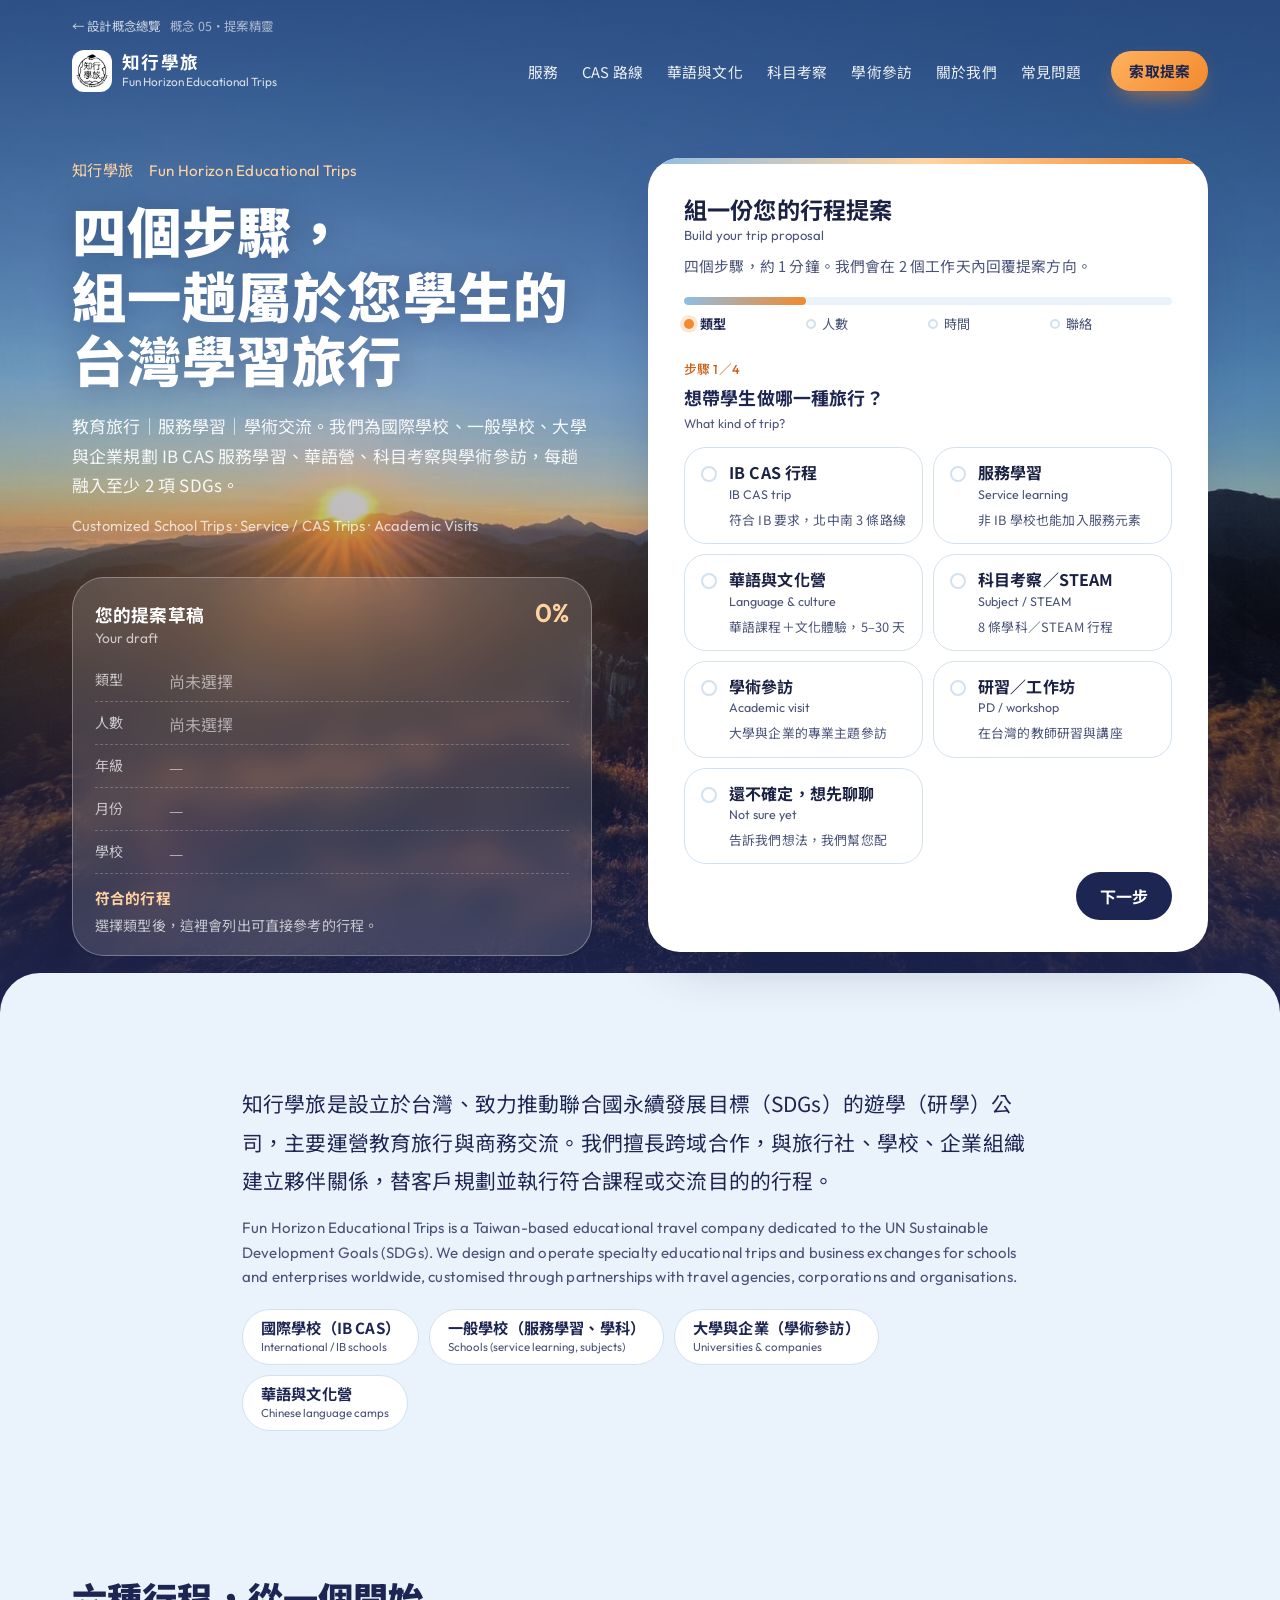
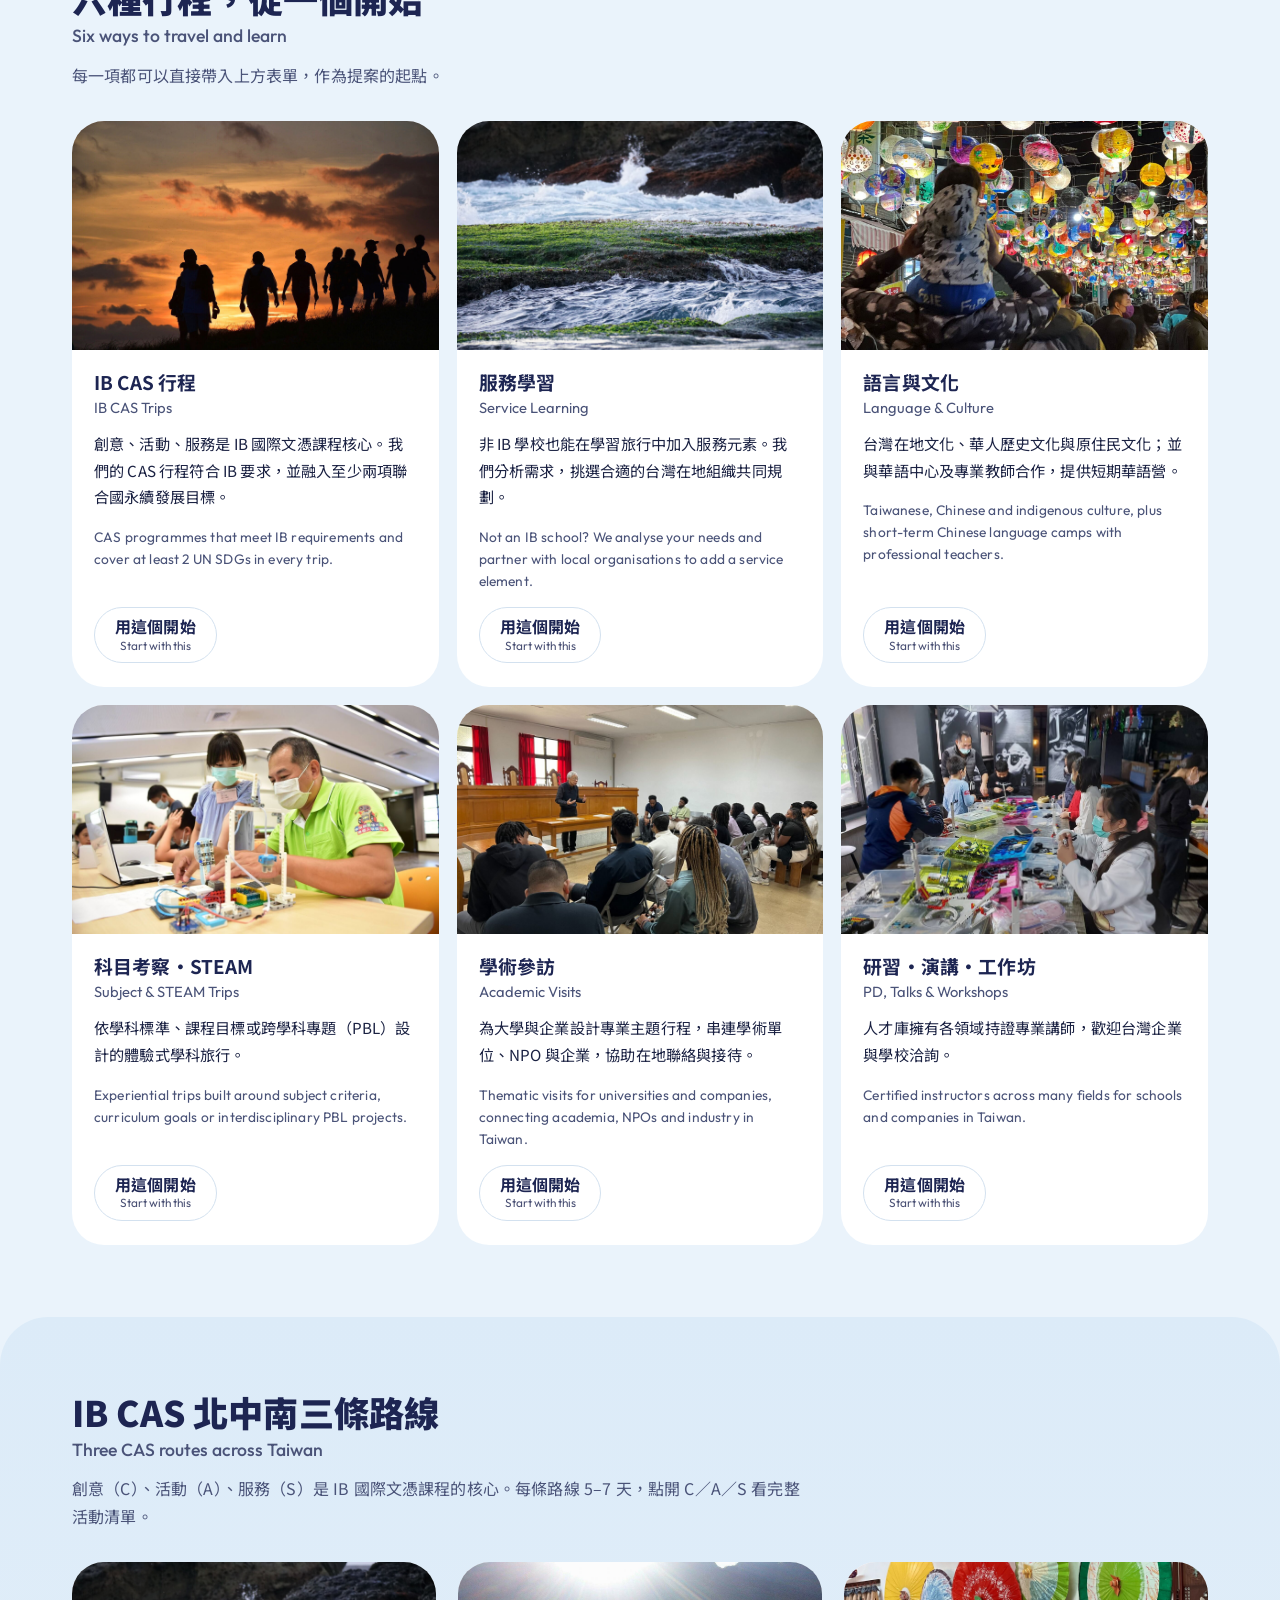
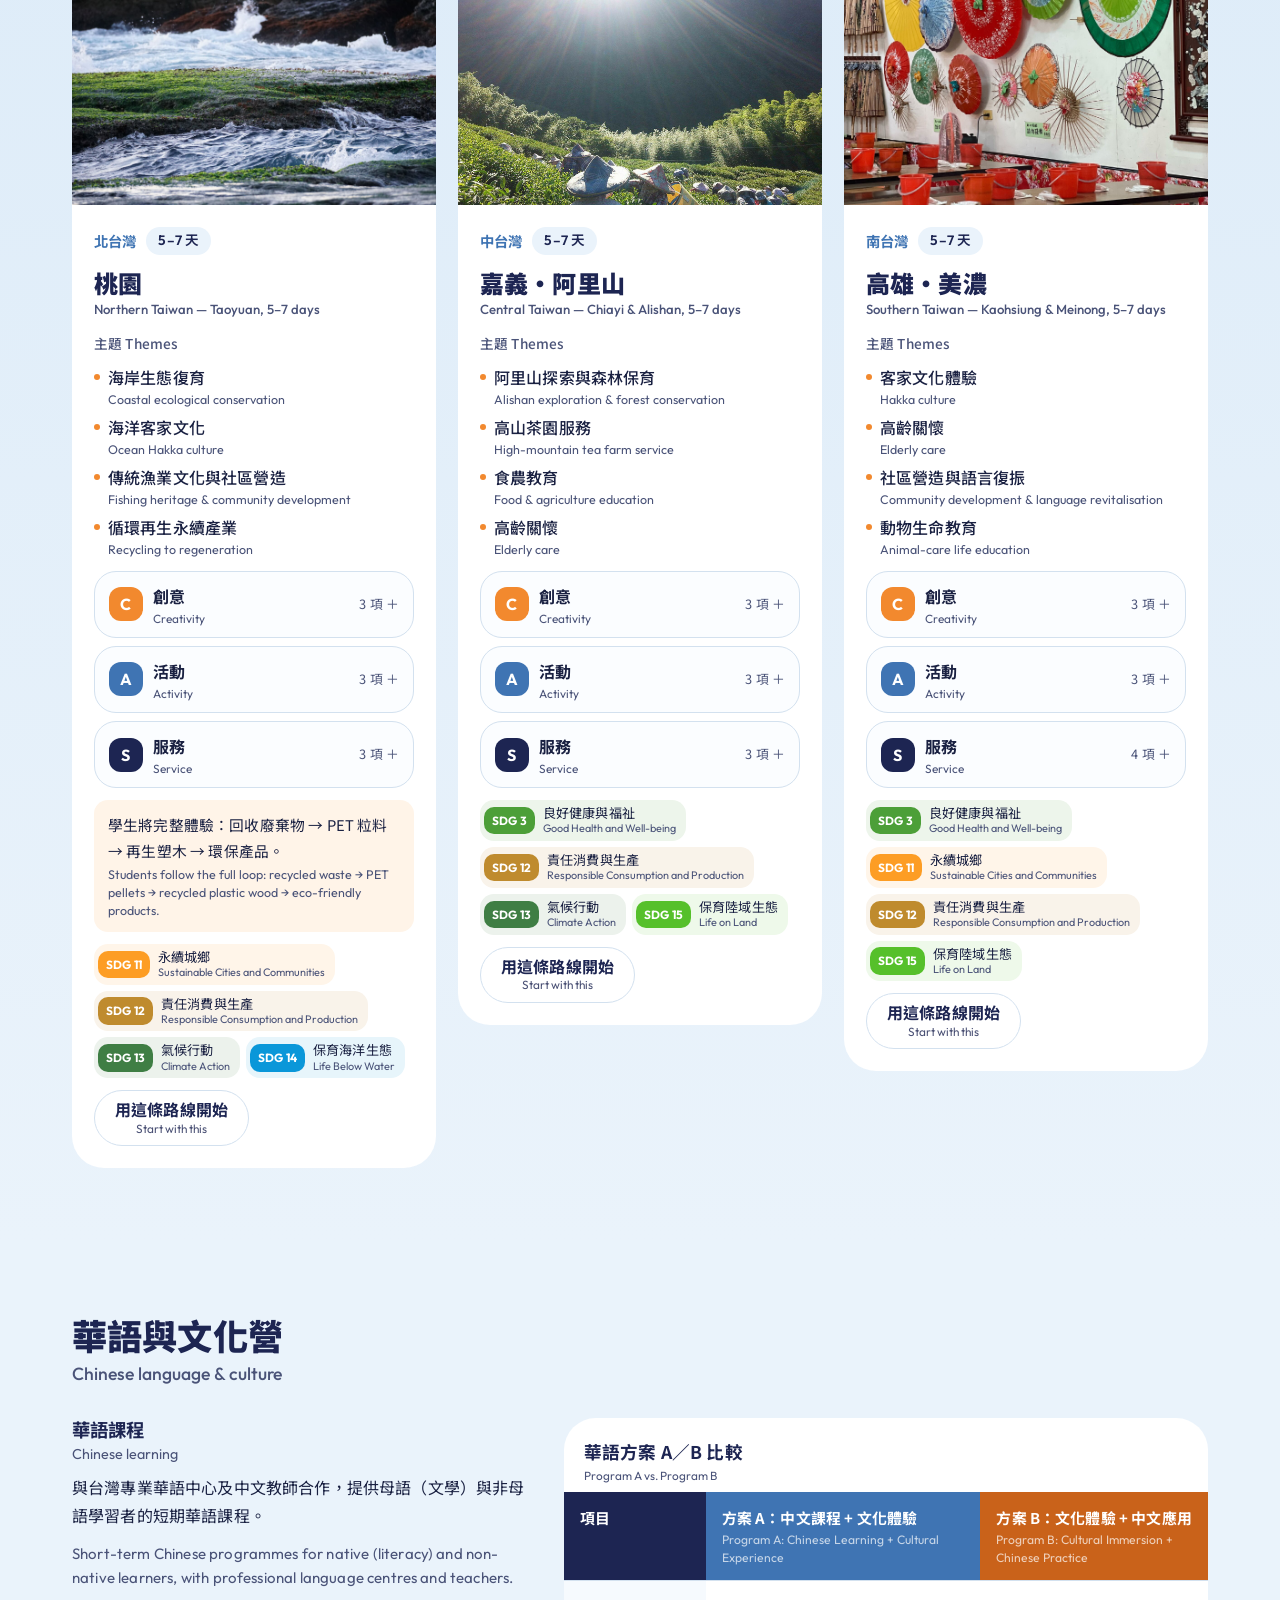
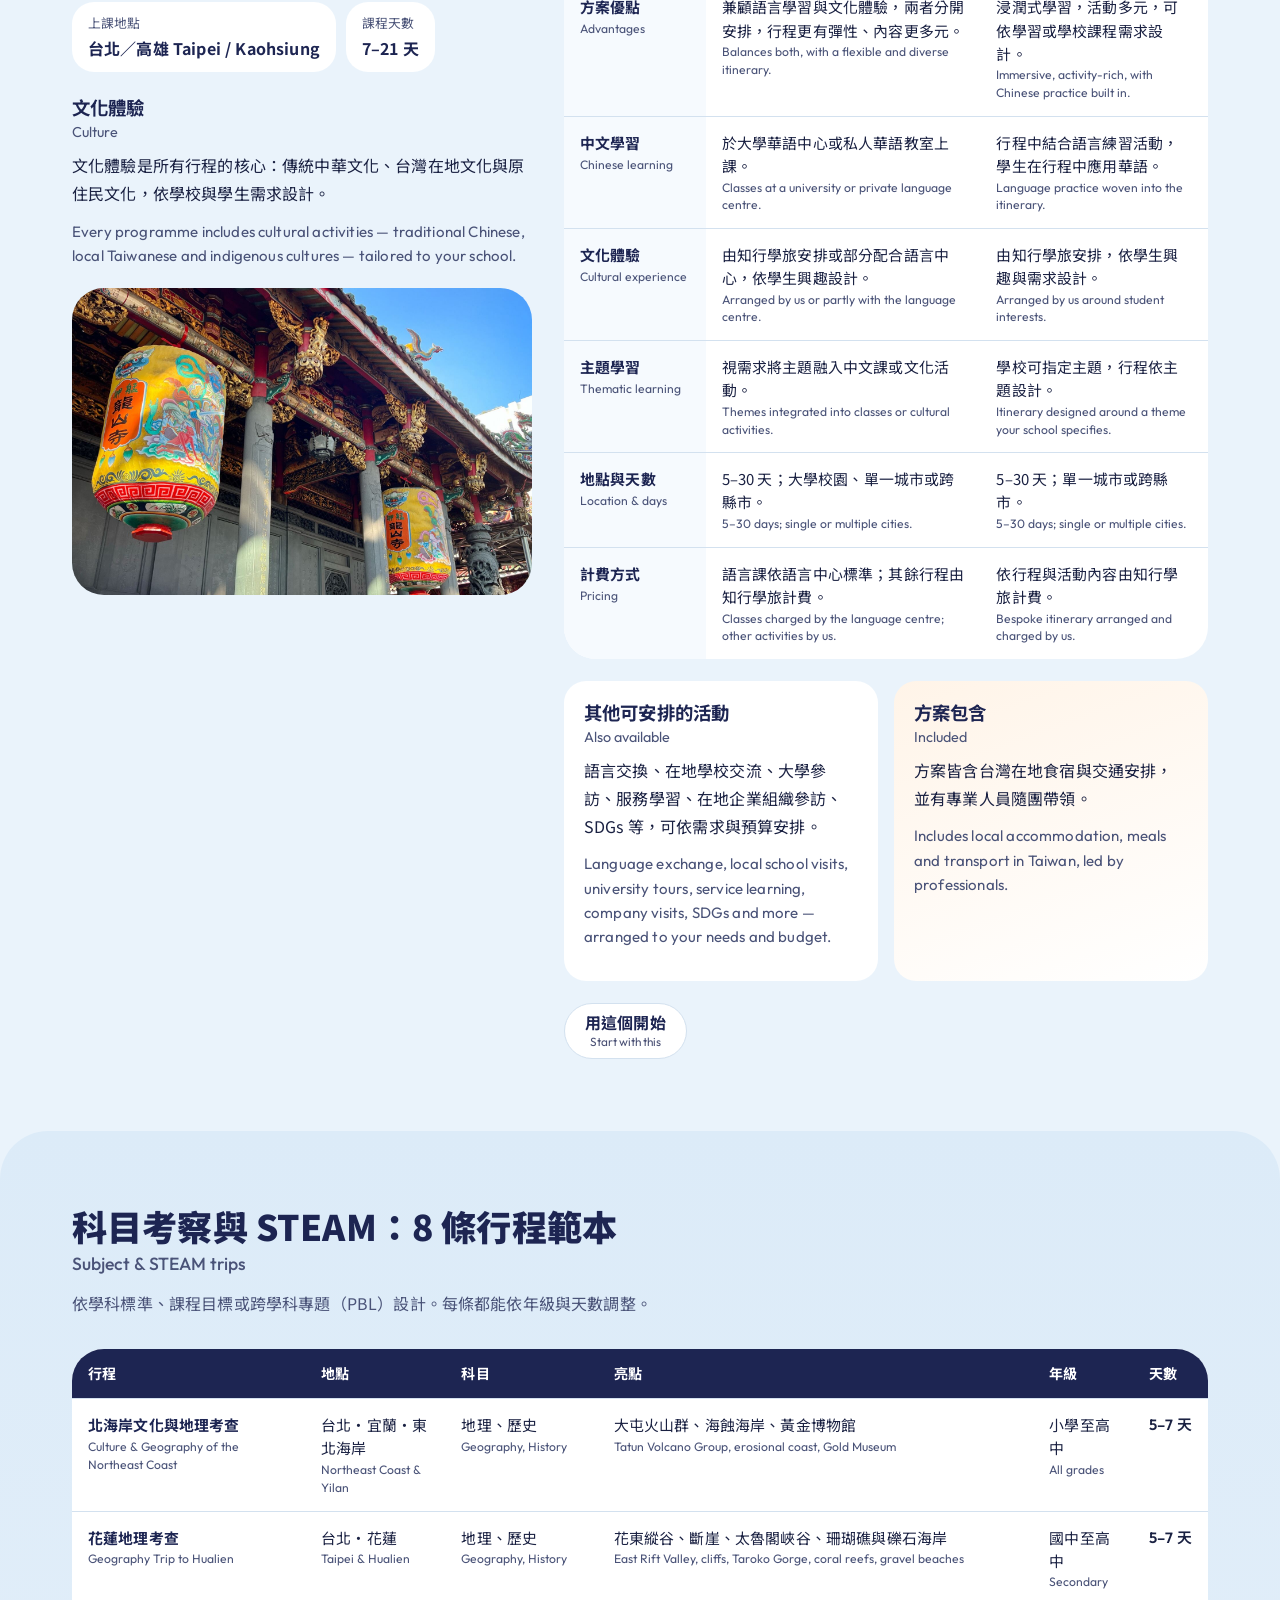
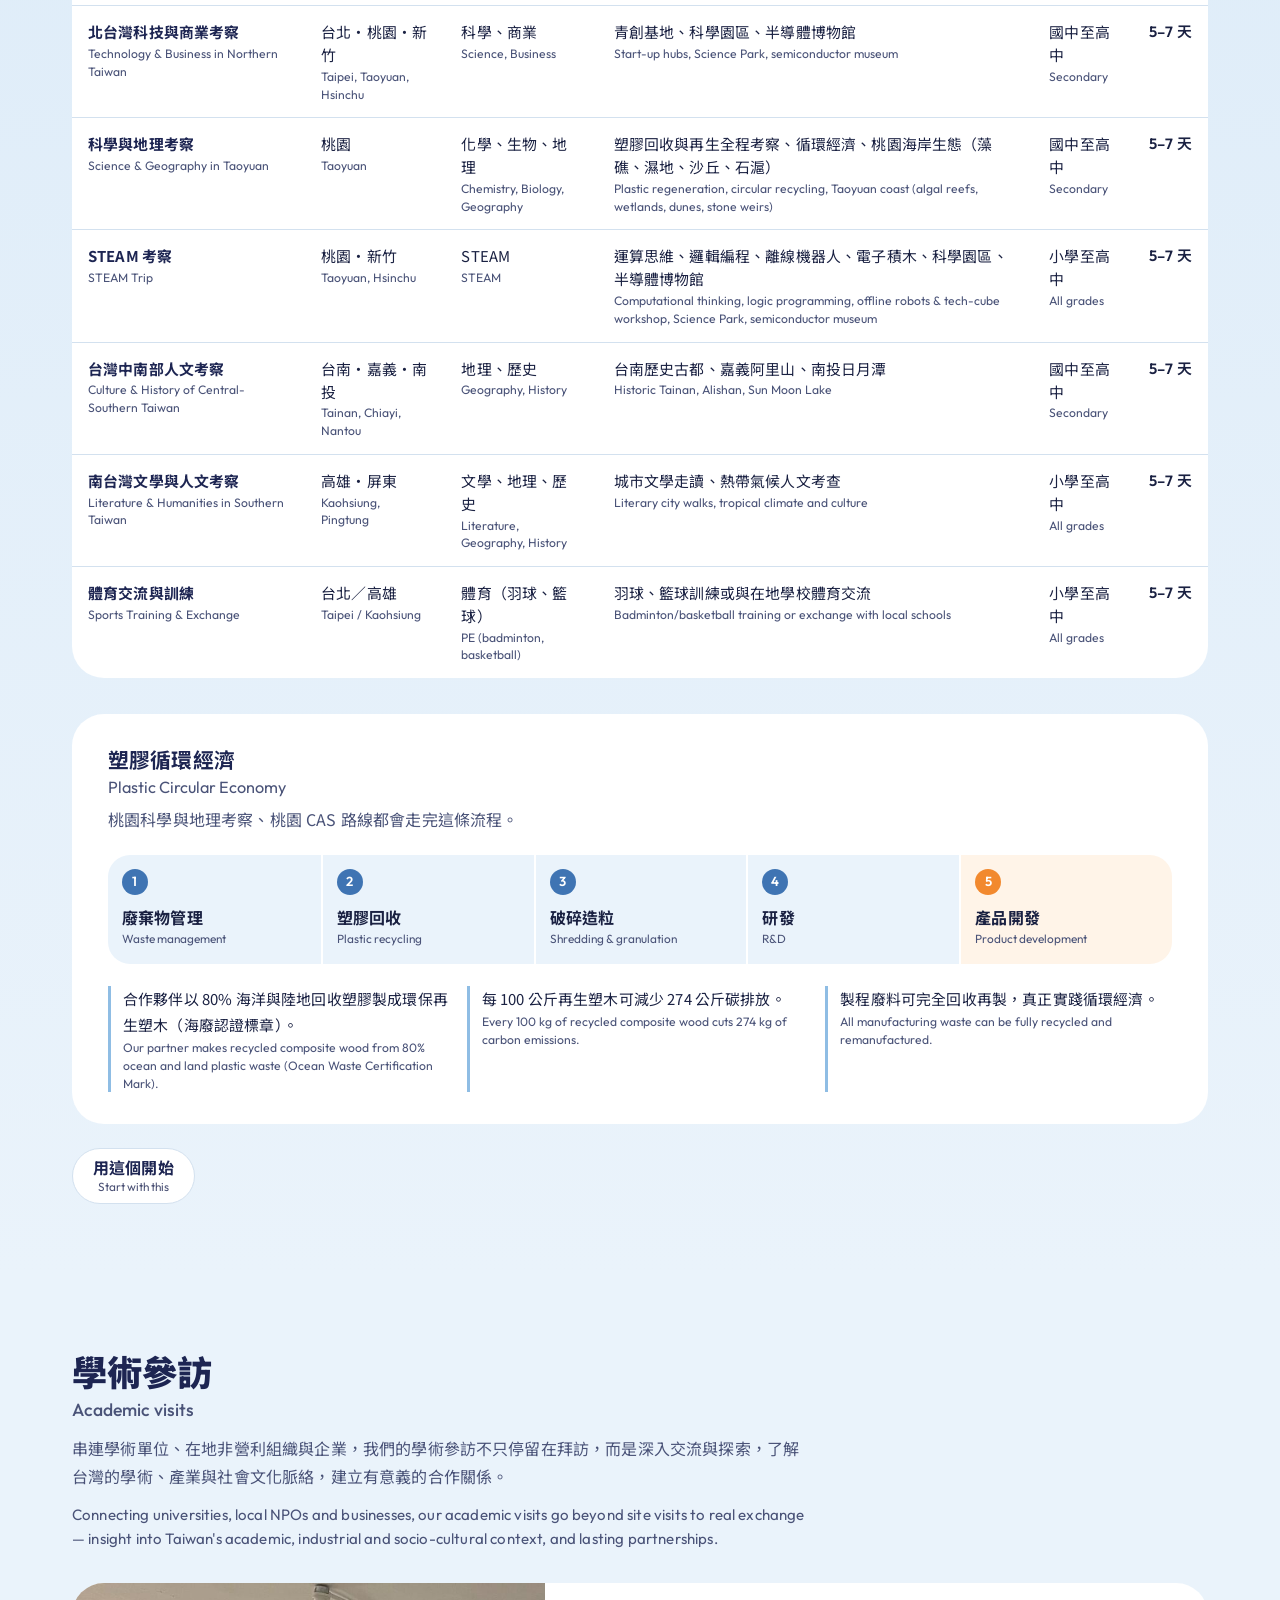
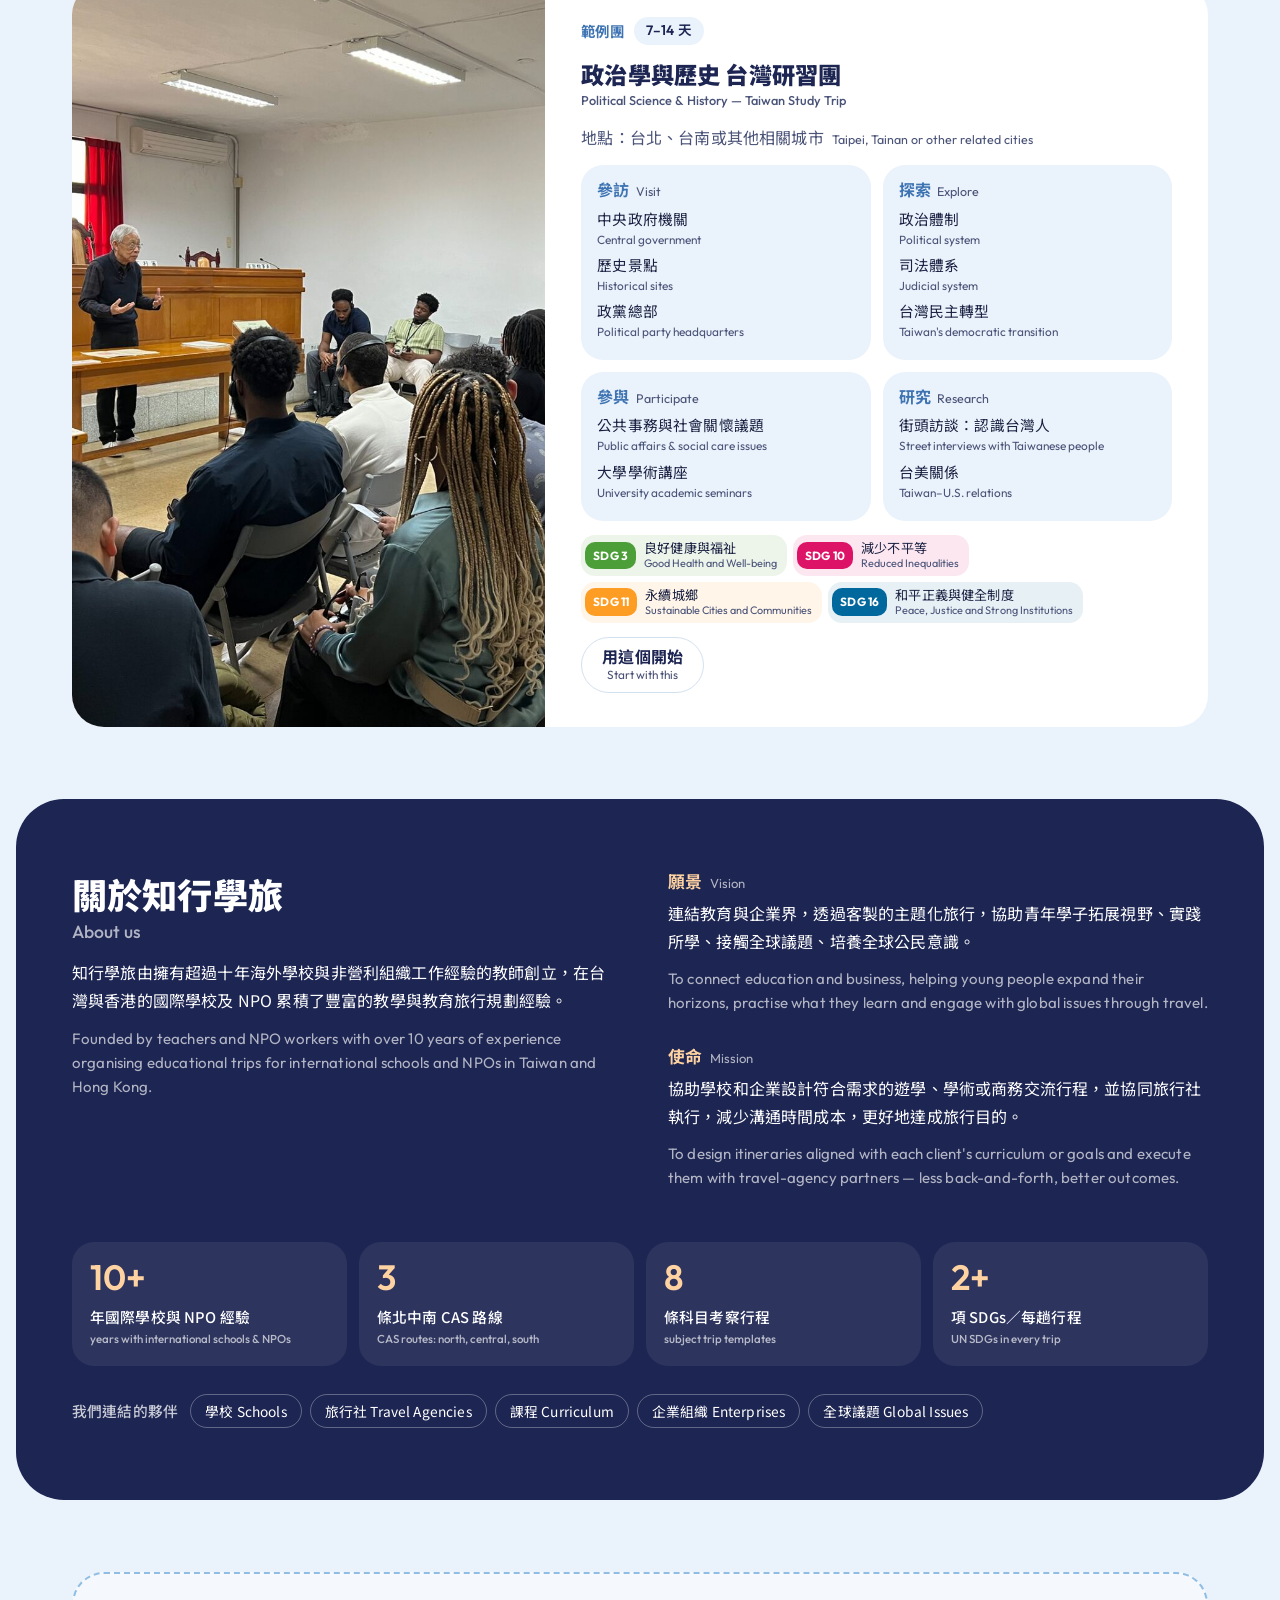
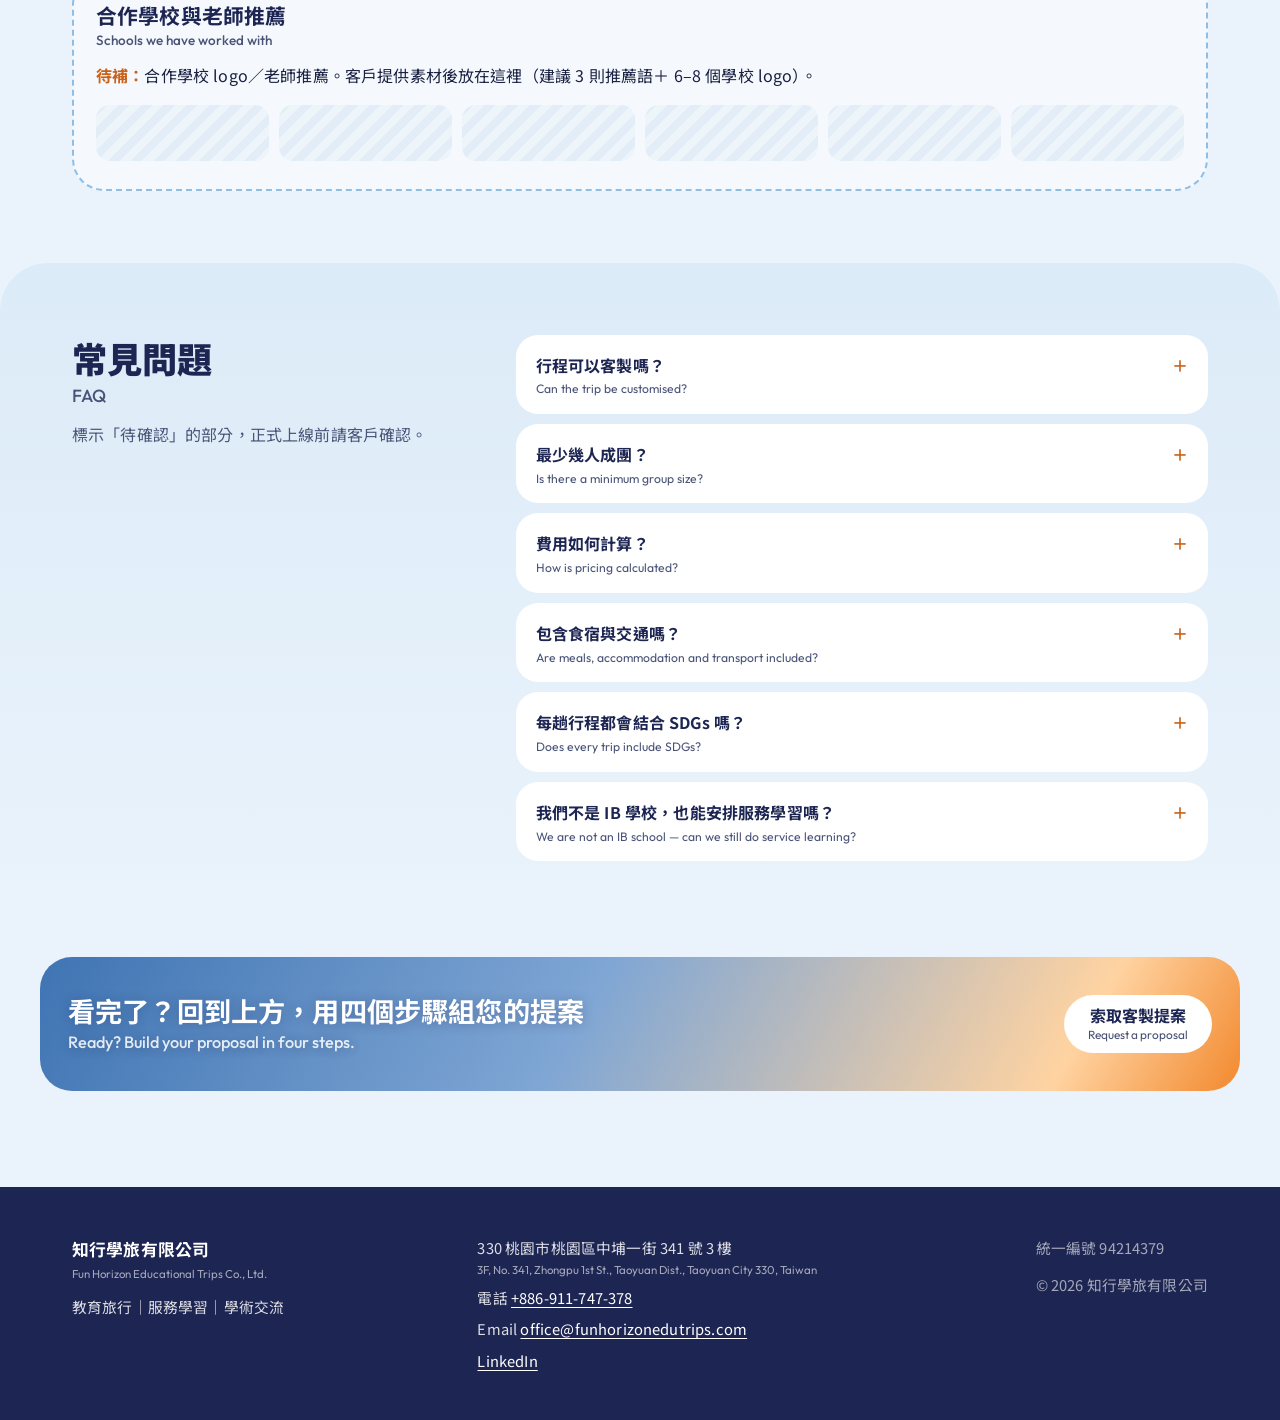
<file: design/concepts/05-proposal-builder/index.html>
<!doctype html>
<html lang="zh-Hant-TW" data-concept="05-proposal-builder">
<head>

<meta charset="utf-8">
<meta name="viewport" content="width=device-width, initial-scale=1">
<title>知行學旅｜台灣 IB CAS 服務學習與教育旅行規劃</title>
<meta name="description" content="知行學旅為國際學校與一般學校規劃台灣教育旅行：IB CAS 服務學習、華語與文化營、科目考察與 STEAM、學術參訪。每趟行程融入至少 2 項聯合國 SDGs，北中南路線 5–7 天，可客製。">
<!-- 設計稿：避免與正式站搶索引。正式上線時移除 noindex 並改 canonical -->
<meta name="robots" content="noindex, nofollow">
<link rel="canonical" href="https://www.funhtrips.com/">
<link rel="alternate" hreflang="zh-Hant-TW" href="https://www.funhtrips.com/">
<link rel="alternate" hreflang="en" href="https://www.funhtrips.com/en/">
<link rel="alternate" hreflang="x-default" href="https://www.funhtrips.com/en/">
<meta property="og:type" content="website">
<meta property="og:site_name" content="知行學旅 Fun Horizon Educational Trips">
<meta property="og:title" content="知行學旅｜台灣 IB CAS 服務學習與教育旅行規劃">
<meta property="og:description" content="知行學旅為國際學校與一般學校規劃台灣教育旅行：IB CAS 服務學習、華語與文化營、科目考察與 STEAM、學術參訪。每趟行程融入至少 2 項聯合國 SDGs，北中南路線 5–7 天，可客製。">
<meta property="og:image" content="https://www.funhtrips.com/assets/img/hero-nanhu-sunrise.jpg">
<meta property="og:locale" content="zh_TW">
<meta property="og:locale:alternate" content="en_US">
<meta name="twitter:card" content="summary_large_image">
<link rel="icon" href="../../assets/img/logo-zhixing.png">
<script type="application/ld+json">{"@context":"https://schema.org","@graph":[{"@type":["EducationalOrganization","TravelAgency"],"@id":"https://www.funhtrips.com/#org","name":"知行學旅有限公司","alternateName":["Fun Horizon Educational Trips","Fun Horizon Educational Trips Co., Ltd.","知行學旅"],"url":"https://www.funhtrips.com/","logo":"https://www.funhtrips.com/assets/img/logo-zhixing.png","image":"https://www.funhtrips.com/assets/img/hero-nanhu-sunrise.jpg","description":"Taiwan-based educational travel company designing IB CAS & service-learning trips, Chinese language and culture camps, subject/STEAM trips and academic visits — every trip integrates at least 2 UN SDGs.","email":"office@funhorizonedutrips.com","telephone":"+886-911-747-378","taxID":"94214379","address":{"@type":"PostalAddress","streetAddress":"3F, No. 341, Zhongpu 1st St.","addressLocality":"Taoyuan District","addressRegion":"Taoyuan City","postalCode":"330","addressCountry":"TW"},"areaServed":"TW","sameAs":["https://www.linkedin.com/company/99383727"],"knowsAbout":["IB CAS","Service learning","UN SDGs","Educational travel","Chinese language learning","STEAM"]},{"@type":"TouristTrip","name":"IB CAS & Service Learning — Taoyuan (Northern Taiwan)","description":"Coastal ecological conservation, Ocean Hakka culture, Fishing heritage & community development, Recycling to regeneration","touristType":"Students","provider":{"@id":"https://www.funhtrips.com/#org"},"itinerary":{"@type":"ItemList","itemListElement":[{"@type":"ListItem","position":1,"name":"Crafts with recycled plastic wood"},{"@type":"ListItem","position":2,"name":"Ocean Hakka food workshop"},{"@type":"ListItem","position":3,"name":"Coastal animal art creation"},{"@type":"ListItem","position":4,"name":"Canoeing / SUP"},{"@type":"ListItem","position":5,"name":"Bike tour"},{"@type":"ListItem","position":6,"name":"Coastal ecology exploration"},{"@type":"ListItem","position":7,"name":"Century-old fishing stone weir reconstruction"},{"@type":"ListItem","position":8,"name":"Beach cleaning"},{"@type":"ListItem","position":9,"name":"Marine debris recycling & sorting"}]}},{"@type":"TouristTrip","name":"IB CAS & Service Learning — Chiayi & Alishan (Central Taiwan)","description":"Alishan exploration & forest conservation, High-mountain tea farm service, Food & agriculture education, Elderly care","touristType":"Students","provider":{"@id":"https://www.funhtrips.com/#org"},"itinerary":{"@type":"ItemList","itemListElement":[{"@type":"ListItem","position":1,"name":"Mountain vegetable cooking workshop"},{"@type":"ListItem","position":2,"name":"Hinoki woodcraft workshop"},{"@type":"ListItem","position":3,"name":"Taiwanese high-mountain tea ceremony"},{"@type":"ListItem","position":4,"name":"Tea picking"},{"@type":"ListItem","position":5,"name":"Hiking in Alishan"},{"@type":"ListItem","position":6,"name":"Alishan Forest Railway adventure"},{"@type":"ListItem","position":7,"name":"Service at a high-mountain tea farm"},{"@type":"ListItem","position":8,"name":"Mountain clean-up"},{"@type":"ListItem","position":9,"name":"Elderly care"}]}},{"@type":"TouristTrip","name":"IB CAS & Service Learning — Kaohsiung & Meinong (Southern Taiwan)","description":"Hakka culture, Elderly care, Community development & language revitalisation, Animal-care life education","touristType":"Students","provider":{"@id":"https://www.funhtrips.com/#org"},"itinerary":{"@type":"ItemList","itemListElement":[{"@type":"ListItem","position":1,"name":"Oil-paper umbrella painting"},{"@type":"ListItem","position":2,"name":"Hakka lei-cha & food workshop"},{"@type":"ListItem","position":3,"name":"Animal life-story creation"},{"@type":"ListItem","position":4,"name":"Biking around Meinong"},{"@type":"ListItem","position":5,"name":"Hiking Shoushan (Chaishan)"},{"@type":"ListItem","position":6,"name":"Kaohsiung Circular Light Rail"},{"@type":"ListItem","position":7,"name":"Cultural exchange & English service at a local school"},{"@type":"ListItem","position":8,"name":"Elderly care"},{"@type":"ListItem","position":9,"name":"Organic farming"},{"@type":"ListItem","position":10,"name":"Service at an animal protection site"}]}}]}</script>
<link rel="preconnect" href="https://fonts.googleapis.com">
<link rel="preconnect" href="https://fonts.gstatic.com" crossorigin>
<link href="https://fonts.googleapis.com/css2?family=Outfit:wght@400;500;600;700&family=Noto+Sans+TC:wght@400;500;700;900&display=swap" rel="stylesheet">
<link rel="stylesheet" href="style.css">
</head>
<body>
<a class="skip" href="#main">跳到主要內容</a>

<section class="hero" aria-label="知行學旅首頁開場與提案表單">
  <img class="hero-bg" src="../../assets/img/hero-nanhu-sunrise.jpg" alt="南湖大山日出與山稜" width="1600" height="1200" fetchpriority="high">

  <header class="topbar">
    <a class="concept-tag" href="../../index.html">← 設計概念總覽<span>概念 05・提案精靈</span></a>
    <div class="topbar-row">
      <a class="brand" href="#main" aria-label="知行學旅 Fun Horizon Educational Trips">
        <img src="../../assets/img/logo-zhixing.png" alt="知行學旅 標誌" width="40" height="42">
        <span><b>知行學旅</b><span class="en" lang="en">Fun Horizon Educational Trips</span></span>
      </a>
      <nav aria-label="主選單">
        <ul>
          <li><a href="#services">服務</a></li>
          <li><a href="#cas">CAS 路線</a></li>
          <li><a href="#language">華語與文化</a></li>
          <li><a href="#subject">科目考察</a></li>
          <li><a href="#academic">學術參訪</a></li>
          <li><a href="#about">關於我們</a></li>
          <li><a href="#faq">常見問題</a></li>
        </ul>
      </nav>
      <a class="btn btn-sun btn-sm" href="#proposal">索取提案</a>
    </div>
  </header>

  <div class="hero-grid" id="main">
    <div class="hero-copy">
      <p class="brand-line">知行學旅　Fun Horizon Educational Trips</p>
      <h1>四個步驟，<br>組一趟屬於您學生的台灣學習旅行</h1>
      <p class="lede">教育旅行｜服務學習｜學術交流。我們為國際學校、一般學校、大學與企業規劃 IB CAS 服務學習、華語營、科目考察與學術參訪，每趟融入至少 2 項 SDGs。</p>
      <p class="lede en-p" lang="en">Customized School Trips · Service / CAS Trips · Academic Visits</p>
      <a class="btn btn-sun hero-jump" href="#proposal">索取客製提案<span class="en" lang="en">Request a proposal</span></a>
    </div>
    <div class="hero-form">
      <form class="builder" id="proposal" data-inquiry aria-labelledby="builder-title">
        <div class="builder-head">
          <h2 id="builder-title">組一份您的行程提案<span class="en" lang="en">Build your trip proposal</span></h2>
          <p class="builder-sub">四個步驟，約 1 分鐘。我們會在 2 個工作天內回覆提案方向。</p>
        </div>

        <div class="progress" data-progress hidden>
          <div class="progress-track"><span class="progress-fill" data-progress-fill></span></div>
          <ol class="progress-steps">
            <li data-progress-step="1">類型</li>
            <li data-progress-step="2">人數</li>
            <li data-progress-step="3">時間</li>
            <li data-progress-step="4">聯絡</li>
          </ol>
        </div>

        <fieldset class="step" data-step="1">
          <legend><span class="step-n">步驟 1／4</span>想帶學生做哪一種旅行？<span class="en" lang="en">What kind of trip?</span></legend>
          <div class="picks">
          <label class="pick">
            <input type="radio" name="type" value="cas" required data-label="IB CAS 行程">
            <span class="pick-body">
              <span class="pick-title">IB CAS 行程</span>
              <span class="en" lang="en">IB CAS trip</span>
              <span class="pick-hint">符合 IB 要求，北中南 3 條路線</span>
            </span>
          </label>
          <label class="pick">
            <input type="radio" name="type" value="service" required data-label="服務學習">
            <span class="pick-body">
              <span class="pick-title">服務學習</span>
              <span class="en" lang="en">Service learning</span>
              <span class="pick-hint">非 IB 學校也能加入服務元素</span>
            </span>
          </label>
          <label class="pick">
            <input type="radio" name="type" value="language" required data-label="華語與文化營">
            <span class="pick-body">
              <span class="pick-title">華語與文化營</span>
              <span class="en" lang="en">Language &amp; culture</span>
              <span class="pick-hint">華語課程＋文化體驗，5–30 天</span>
            </span>
          </label>
          <label class="pick">
            <input type="radio" name="type" value="subject" required data-label="科目考察／STEAM">
            <span class="pick-body">
              <span class="pick-title">科目考察／STEAM</span>
              <span class="en" lang="en">Subject / STEAM</span>
              <span class="pick-hint">8 條學科／STEAM 行程</span>
            </span>
          </label>
          <label class="pick">
            <input type="radio" name="type" value="academic" required data-label="學術參訪">
            <span class="pick-body">
              <span class="pick-title">學術參訪</span>
              <span class="en" lang="en">Academic visit</span>
              <span class="pick-hint">大學與企業的專業主題參訪</span>
            </span>
          </label>
          <label class="pick">
            <input type="radio" name="type" value="pd" required data-label="研習／工作坊">
            <span class="pick-body">
              <span class="pick-title">研習／工作坊</span>
              <span class="en" lang="en">PD / workshop</span>
              <span class="pick-hint">在台灣的教師研習與講座</span>
            </span>
          </label>
          <label class="pick">
            <input type="radio" name="type" value="unsure" required data-label="還不確定，想先聊聊">
            <span class="pick-body">
              <span class="pick-title">還不確定，想先聊聊</span>
              <span class="en" lang="en">Not sure yet</span>
              <span class="pick-hint">告訴我們想法，我們幫您配</span>
            </span>
          </label>
          </div>
        </fieldset>

        <fieldset class="step" data-step="2">
          <legend><span class="step-n">步驟 2／4</span>大約幾位同行？<span class="en" lang="en">Group size &amp; grade</span></legend>
          <div class="chips">
          <label class="chip">
            <input type="radio" name="group_size" value="1-15" required data-label="15 人以下">
            <span>15 人以下<span class="en" lang="en">Under 15</span></span>
          </label>
          <label class="chip">
            <input type="radio" name="group_size" value="16-30" required data-label="16–30 人">
            <span>16–30 人<span class="en" lang="en">16–30</span></span>
          </label>
          <label class="chip">
            <input type="radio" name="group_size" value="31-60" required data-label="31–60 人">
            <span>31–60 人<span class="en" lang="en">31–60</span></span>
          </label>
          <label class="chip">
            <input type="radio" name="group_size" value="60+" required data-label="60 人以上">
            <span>60 人以上<span class="en" lang="en">60+</span></span>
          </label>
          </div>
          <div class="field">
            <label for="f-grade">學生年級 <small>選填</small><span class="en" lang="en">Grade / year level</span></label>
            <input id="f-grade" name="grade" type="text" placeholder="例：G10–G11、高一、大學部" autocomplete="off">
          </div>
        </fieldset>

        <fieldset class="step" data-step="3">
          <legend><span class="step-n">步驟 3／4</span>什麼時候出發？哪所學校？<span class="en" lang="en">When &amp; who</span></legend>
          <div class="field-row">
            <div class="field">
              <label for="f-month">預計出發月份 <small>選填</small><span class="en" lang="en">Preferred month</span></label>
              <input id="f-month" name="month" type="month">
            </div>
            <div class="field">
              <label for="f-school">學校／單位 <small>選填</small><span class="en" lang="en">School or organisation</span></label>
              <input id="f-school" name="school" type="text" autocomplete="organization" placeholder="例：台北某國際學校">
            </div>
          </div>
        </fieldset>

        <fieldset class="step" data-step="4">
          <legend><span class="step-n">步驟 4／4</span>提案要寄給誰？<span class="en" lang="en">Where should we send it?</span></legend>
          <div class="field-row">
            <div class="field">
              <label for="f-name">您的稱呼 <small>選填</small><span class="en" lang="en">Name</span></label>
              <input id="f-name" name="name" type="text" autocomplete="name">
            </div>
            <div class="field">
              <label for="f-email">Email <small class="req">必填</small><span class="en" lang="en">Email (required)</span></label>
              <input id="f-email" name="email" type="email" required autocomplete="email" placeholder="you@school.edu">
            </div>
          </div>
          <div class="field">
            <label for="f-message">想補充的需求 <small>選填</small><span class="en" lang="en">Anything else? Curriculum goals, budget, SDGs…</span></label>
            <textarea id="f-message" name="message" rows="3" placeholder="例：希望結合 SDG 14、需要 CAS 反思紀錄、預算範圍…"></textarea>
          </div>
        </fieldset>

        <div class="builder-foot">
          <div class="step-nav" data-step-nav hidden>
            <button type="button" class="btn btn-ghost" data-prev>上一步</button>
            <button type="button" class="btn btn-primary" data-next>下一步</button>
          </div>
          <button type="submit" class="btn btn-primary btn-submit">索取客製提案<span class="en" lang="en">Request a proposal</span></button>
        </div>
        <div data-inquiry-result hidden></div>
      </form>
    </div>
    <div class="hero-draft">
      <aside class="draft" data-draft hidden aria-live="polite" aria-labelledby="draft-title">
        <div class="draft-top">
          <h2 id="draft-title">您的提案草稿<span class="en" lang="en">Your draft</span></h2>
          <span class="draft-pct" data-draft-pct>0%</span>
        </div>
        <dl class="draft-list">
          <div><dt>類型</dt><dd data-draft="type">尚未選擇</dd></div>
          <div><dt>人數</dt><dd data-draft="group_size">尚未選擇</dd></div>
          <div><dt>年級</dt><dd data-draft="grade">—</dd></div>
          <div><dt>月份</dt><dd data-draft="month">—</dd></div>
          <div><dt>學校</dt><dd data-draft="school">—</dd></div>
        </dl>
        <div class="draft-match">
          <h3>符合的行程</h3>
          <p class="draft-empty" data-draft-empty>選擇類型後，這裡會列出可直接參考的行程。</p>
          <ul><li data-for="cas service" hidden><a href="#route-taoyuan">北台灣・桃園 CAS 路線</a><small>5–7 天</small></li><li data-for="cas service" hidden><a href="#route-chiayi">中台灣・嘉義・阿里山 CAS 路線</a><small>5–7 天</small></li><li data-for="cas service" hidden><a href="#route-kaohsiung">南台灣・高雄・美濃 CAS 路線</a><small>5–7 天</small></li><li data-for="language" hidden><a href="#language-compare">方案 A：中文課程 + 文化體驗</a><small>5–30 天</small></li><li data-for="language" hidden><a href="#language-compare">方案 B：文化體驗 + 中文應用</a><small>5–30 天</small></li><li data-for="subject" hidden><a href="#subject-0">北海岸文化與地理考查</a><small>5–7 天</small></li><li data-for="subject" hidden><a href="#subject-1">花蓮地理考查</a><small>5–7 天</small></li><li data-for="subject" hidden><a href="#subject-2">北台灣科技與商業考察</a><small>5–7 天</small></li><li data-for="subject" hidden><a href="#subject-3">科學與地理考察</a><small>5–7 天</small></li><li data-for="subject" hidden><a href="#subject-4">STEAM 考察</a><small>5–7 天</small></li><li data-for="subject" hidden><a href="#subject-5">台灣中南部人文考察</a><small>5–7 天</small></li><li data-for="subject" hidden><a href="#subject-6">南台灣文學與人文考察</a><small>5–7 天</small></li><li data-for="subject" hidden><a href="#subject-7">體育交流與訓練</a><small>5–7 天</small></li><li data-for="academic" hidden><a href="#academic">政治學與歷史 台灣研習團</a><small>7–14 天</small></li><li data-for="pd" hidden><a href="#svc-pd">研習・演講・工作坊</a><small>台灣企業與學校</small></li><li data-for="unsure" hidden><a href="#services">先看 6 項服務</a></li><li data-for="unsure" hidden><a href="#faq">常見問題</a></li></ul>
        </div>
      </aside>
    </div>
  </div>
</section>

<main>
  <section class="band" id="intro" aria-labelledby="intro-title">
    <div class="wrap intro">
      <h2 id="intro-title" class="sr-only">知行學旅簡介</h2>
      <p class="intro-zh">知行學旅是設立於台灣、致力推動聯合國永續發展目標（SDGs）的遊學（研學）公司，主要運營教育旅行與商務交流。我們擅長跨域合作，與旅行社、學校、企業組織建立夥伴關係，替客戶規劃並執行符合課程或交流目的的行程。</p>
      <p class="en-p" lang="en">Fun Horizon Educational Trips is a Taiwan-based educational travel company dedicated to the UN Sustainable Development Goals (SDGs). We design and operate specialty educational trips and business exchanges for schools and enterprises worldwide, customised through partnerships with travel agencies, corporations and organisations.</p>
      <ul class="audiences" aria-label="我們服務的對象">
        <li><a href="#proposal" data-prefill-type="cas">國際學校（IB CAS）<span class="en" lang="en">International / IB schools</span></a></li><li><a href="#proposal" data-prefill-type="subject">一般學校（服務學習、學科）<span class="en" lang="en">Schools (service learning, subjects)</span></a></li><li><a href="#proposal" data-prefill-type="academic">大學與企業（學術參訪）<span class="en" lang="en">Universities &amp; companies</span></a></li><li><a href="#proposal" data-prefill-type="language">華語與文化營<span class="en" lang="en">Chinese language camps</span></a></li>
      </ul>
    </div>
  </section>

  <section class="band" id="services" aria-labelledby="services-title">
    <div class="wrap">
      <div class="sec-head">
        <h2 id="services-title">六種行程，從一個開始<span class="en" lang="en">Six ways to travel and learn</span></h2>
        <p>每一項都可以直接帶入上方表單，作為提案的起點。</p>
      </div>
      <div class="svc-grid">
        <article class="svc" id="svc-cas" data-match="cas">
          <img src="../../assets/img/cas-sunset-hikers.jpg" alt="IB CAS 行程：創意、活動、服務是 IB 國際文憑課程核心" width="1600" height="1067" loading="lazy">
          <div class="svc-body">
            <h3>IB CAS 行程<span class="en" lang="en">IB CAS Trips</span></h3>
            <p>創意、活動、服務是 IB 國際文憑課程核心。我們的 CAS 行程符合 IB 要求，並融入至少兩項聯合國永續發展目標。</p>
            <p class="en-p" lang="en">CAS programmes that meet IB requirements and cover at least 2 UN SDGs in every trip.</p>
            <a class="btn btn-soft" href="#proposal" data-prefill-type="cas">用這個開始<span class="en" lang="en">Start with this</span></a>
          </div>
        </article>
        <article class="svc" id="svc-service" data-match="service">
          <img src="../../assets/img/taoyuan-coast-algal-reef.jpg" alt="服務學習：非 IB 學校也能在學習旅行中加入服務元素" width="1600" height="1067" loading="lazy">
          <div class="svc-body">
            <h3>服務學習<span class="en" lang="en">Service Learning</span></h3>
            <p>非 IB 學校也能在學習旅行中加入服務元素。我們分析需求，挑選合適的台灣在地組織共同規劃。</p>
            <p class="en-p" lang="en">Not an IB school? We analyse your needs and partner with local organisations to add a service element.</p>
            <a class="btn btn-soft" href="#proposal" data-prefill-type="service">用這個開始<span class="en" lang="en">Start with this</span></a>
          </div>
        </article>
        <article class="svc" id="svc-language" data-match="language">
          <img src="../../assets/img/culture-tainan-lanterns.jpg" alt="語言與文化：台灣在地文化、華人歷史文化與原住民文化；並與華語中心及專業教師合作，提供短期華語營" width="1600" height="1067" loading="lazy">
          <div class="svc-body">
            <h3>語言與文化<span class="en" lang="en">Language &amp; Culture</span></h3>
            <p>台灣在地文化、華人歷史文化與原住民文化；並與華語中心及專業教師合作，提供短期華語營。</p>
            <p class="en-p" lang="en">Taiwanese, Chinese and indigenous culture, plus short-term Chinese language camps with professional teachers.</p>
            <a class="btn btn-soft" href="#proposal" data-prefill-type="language">用這個開始<span class="en" lang="en">Start with this</span></a>
          </div>
        </article>
        <article class="svc" id="svc-subject" data-match="subject">
          <img src="../../assets/img/steam-tech-cube-workshop.jpg" alt="科目考察・STEAM：依學科標準、課程目標或跨學科專題（PBL）設計的體驗式學科旅行" width="1600" height="1067" loading="lazy">
          <div class="svc-body">
            <h3>科目考察・STEAM<span class="en" lang="en">Subject &amp; STEAM Trips</span></h3>
            <p>依學科標準、課程目標或跨學科專題（PBL）設計的體驗式學科旅行。</p>
            <p class="en-p" lang="en">Experiential trips built around subject criteria, curriculum goals or interdisciplinary PBL projects.</p>
            <a class="btn btn-soft" href="#proposal" data-prefill-type="subject">用這個開始<span class="en" lang="en">Start with this</span></a>
          </div>
        </article>
        <article class="svc" id="svc-academic" data-match="academic">
          <img src="../../assets/img/academic-jingmei-courtroom.jpg" alt="學術參訪：為大學與企業設計專業主題行程，串連學術單位、NPO 與企業，協助在地聯絡與接待" width="1600" height="1067" loading="lazy">
          <div class="svc-body">
            <h3>學術參訪<span class="en" lang="en">Academic Visits</span></h3>
            <p>為大學與企業設計專業主題行程，串連學術單位、NPO 與企業，協助在地聯絡與接待。</p>
            <p class="en-p" lang="en">Thematic visits for universities and companies, connecting academia, NPOs and industry in Taiwan.</p>
            <a class="btn btn-soft" href="#proposal" data-prefill-type="academic">用這個開始<span class="en" lang="en">Start with this</span></a>
          </div>
        </article>
        <article class="svc" id="svc-pd" data-match="pd">
          <img src="../../assets/img/steam-kids-workshop.jpg" alt="研習・演講・工作坊：人才庫擁有各領域持證專業講師，歡迎台灣企業與學校洽詢" width="1600" height="1067" loading="lazy">
          <div class="svc-body">
            <h3>研習・演講・工作坊<span class="en" lang="en">PD, Talks &amp; Workshops</span></h3>
            <p>人才庫擁有各領域持證專業講師，歡迎台灣企業與學校洽詢。</p>
            <p class="en-p" lang="en">Certified instructors across many fields for schools and companies in Taiwan.</p>
            <a class="btn btn-soft" href="#proposal" data-prefill-type="pd">用這個開始<span class="en" lang="en">Start with this</span></a>
          </div>
        </article>
      </div>
    </div>
  </section>

  <section class="band band-sky" id="cas" aria-labelledby="cas-title">
    <div class="wrap">
      <div class="sec-head">
        <h2 id="cas-title">IB CAS 北中南三條路線<span class="en" lang="en">Three CAS routes across Taiwan</span></h2>
        <p>創意（C）、活動（A）、服務（S）是 IB 國際文憑課程的核心。每條路線 5–7 天，點開 C／A／S 看完整活動清單。</p>
      </div>
      <div class="routes">
        <article class="route" id="route-taoyuan" data-match="cas service">
          <img src="../../assets/img/taoyuan-coast-algal-reef.jpg" alt="桃園海岸的藻礁與浪花" width="1600" height="1067" loading="lazy">
          <div class="route-body">
            <p class="route-meta"><span>北台灣</span><span class="pill">5–7 天</span></p>
            <h3>桃園<span class="en" lang="en">Northern Taiwan — Taoyuan, 5–7 days</span></h3>
            <h4>主題 Themes</h4>
            <ul class="themes"><li>海岸生態復育<span class="en" lang="en">Coastal ecological conservation</span></li><li>海洋客家文化<span class="en" lang="en">Ocean Hakka culture</span></li><li>傳統漁業文化與社區營造<span class="en" lang="en">Fishing heritage &amp; community development</span></li><li>循環再生永續產業<span class="en" lang="en">Recycling to regeneration</span></li></ul>
            <div class="cas">
              
              <details>
                <summary><b class="cas-letter cas-c">C</b>創意<span class="en" lang="en">Creativity</span><small>3 項</small></summary>
                <ul><li>再生塑木手作與設計<span class="en" lang="en">Crafts with recycled plastic wood</span></li><li>海客美食工作坊<span class="en" lang="en">Ocean Hakka food workshop</span></li><li>海岸生物美術創作<span class="en" lang="en">Coastal animal art creation</span></li></ul>
              </details>
              
              <details>
                <summary><b class="cas-letter cas-a">A</b>活動<span class="en" lang="en">Activity</span><small>3 項</small></summary>
                <ul><li>獨木舟／立槳<span class="en" lang="en">Canoeing / SUP</span></li><li>自行車遊<span class="en" lang="en">Bike tour</span></li><li>海岸生態探索<span class="en" lang="en">Coastal ecology exploration</span></li></ul>
              </details>
              
              <details>
                <summary><b class="cas-letter cas-s">S</b>服務<span class="en" lang="en">Service</span><small>3 項</small></summary>
                <ul><li>百年石滬重建<span class="en" lang="en">Century-old fishing stone weir reconstruction</span></li><li>淨灘<span class="en" lang="en">Beach cleaning</span></li><li>海洋廢棄物回收與分類<span class="en" lang="en">Marine debris recycling &amp; sorting</span></li></ul>
              </details>
            </div>
            <p class="note">學生將完整體驗：回收廢棄物 → PET 粒料 → 再生塑木 → 環保產品。<span class="en" lang="en">Students follow the full loop: recycled waste → PET pellets → recycled plastic wood → eco-friendly products.</span></p>
            <ul class="sdgs" aria-label="對應的聯合國永續發展目標 SDGs"><li class="sdg" style="--sdg:#FD9D24"><b>SDG 11</b><span>永續城鄉</span><span class="en" lang="en">Sustainable Cities and Communities</span></li><li class="sdg" style="--sdg:#BF8B2E"><b>SDG 12</b><span>責任消費與生產</span><span class="en" lang="en">Responsible Consumption and Production</span></li><li class="sdg" style="--sdg:#3F7E44"><b>SDG 13</b><span>氣候行動</span><span class="en" lang="en">Climate Action</span></li><li class="sdg" style="--sdg:#0A97D9"><b>SDG 14</b><span>保育海洋生態</span><span class="en" lang="en">Life Below Water</span></li></ul>
            <a class="btn btn-soft" href="#proposal" data-prefill-type="cas">用這條路線開始<span class="en" lang="en">Start with this</span></a>
          </div>
        </article>
        <article class="route" id="route-chiayi" data-match="cas service">
          <img src="../../assets/img/chiayi-alishan-tea-farm.jpg" alt="陽光灑落阿里山高山茶園" width="1600" height="1067" loading="lazy">
          <div class="route-body">
            <p class="route-meta"><span>中台灣</span><span class="pill">5–7 天</span></p>
            <h3>嘉義・阿里山<span class="en" lang="en">Central Taiwan — Chiayi &amp; Alishan, 5–7 days</span></h3>
            <h4>主題 Themes</h4>
            <ul class="themes"><li>阿里山探索與森林保育<span class="en" lang="en">Alishan exploration &amp; forest conservation</span></li><li>高山茶園服務<span class="en" lang="en">High-mountain tea farm service</span></li><li>食農教育<span class="en" lang="en">Food &amp; agriculture education</span></li><li>高齡關懷<span class="en" lang="en">Elderly care</span></li></ul>
            <div class="cas">
              
              <details>
                <summary><b class="cas-letter cas-c">C</b>創意<span class="en" lang="en">Creativity</span><small>3 項</small></summary>
                <ul><li>山產蔬菜料理工作坊<span class="en" lang="en">Mountain vegetable cooking workshop</span></li><li>檜木木作工作坊<span class="en" lang="en">Hinoki woodcraft workshop</span></li><li>台灣高山茶體驗<span class="en" lang="en">Taiwanese high-mountain tea ceremony</span></li></ul>
              </details>
              
              <details>
                <summary><b class="cas-letter cas-a">A</b>活動<span class="en" lang="en">Activity</span><small>3 項</small></summary>
                <ul><li>採茶體驗<span class="en" lang="en">Tea picking</span></li><li>阿里山健行<span class="en" lang="en">Hiking in Alishan</span></li><li>阿里山小火車山林探索<span class="en" lang="en">Alishan Forest Railway adventure</span></li></ul>
              </details>
              
              <details>
                <summary><b class="cas-letter cas-s">S</b>服務<span class="en" lang="en">Service</span><small>3 項</small></summary>
                <ul><li>高山茶園服務<span class="en" lang="en">Service at a high-mountain tea farm</span></li><li>淨山服務<span class="en" lang="en">Mountain clean-up</span></li><li>長者關懷服務<span class="en" lang="en">Elderly care</span></li></ul>
              </details>
            </div>
            
            <ul class="sdgs" aria-label="對應的聯合國永續發展目標 SDGs"><li class="sdg" style="--sdg:#4C9F38"><b>SDG 3</b><span>良好健康與福祉</span><span class="en" lang="en">Good Health and Well-being</span></li><li class="sdg" style="--sdg:#BF8B2E"><b>SDG 12</b><span>責任消費與生產</span><span class="en" lang="en">Responsible Consumption and Production</span></li><li class="sdg" style="--sdg:#3F7E44"><b>SDG 13</b><span>氣候行動</span><span class="en" lang="en">Climate Action</span></li><li class="sdg" style="--sdg:#56C02B"><b>SDG 15</b><span>保育陸域生態</span><span class="en" lang="en">Life on Land</span></li></ul>
            <a class="btn btn-soft" href="#proposal" data-prefill-type="cas">用這條路線開始<span class="en" lang="en">Start with this</span></a>
          </div>
        </article>
        <article class="route" id="route-kaohsiung" data-match="cas service">
          <img src="../../assets/img/meinong-oil-paper-umbrellas.jpg" alt="美濃油紙傘彩繪教室牆上的彩色紙傘" width="1600" height="1067" loading="lazy">
          <div class="route-body">
            <p class="route-meta"><span>南台灣</span><span class="pill">5–7 天</span></p>
            <h3>高雄・美濃<span class="en" lang="en">Southern Taiwan — Kaohsiung &amp; Meinong, 5–7 days</span></h3>
            <h4>主題 Themes</h4>
            <ul class="themes"><li>客家文化體驗<span class="en" lang="en">Hakka culture</span></li><li>高齡關懷<span class="en" lang="en">Elderly care</span></li><li>社區營造與語言復振<span class="en" lang="en">Community development &amp; language revitalisation</span></li><li>動物生命教育<span class="en" lang="en">Animal-care life education</span></li></ul>
            <div class="cas">
              
              <details>
                <summary><b class="cas-letter cas-c">C</b>創意<span class="en" lang="en">Creativity</span><small>3 項</small></summary>
                <ul><li>油紙傘彩繪<span class="en" lang="en">Oil-paper umbrella painting</span></li><li>客家擂茶與美食工作坊<span class="en" lang="en">Hakka lei-cha &amp; food workshop</span></li><li>生命教育故事創作<span class="en" lang="en">Animal life-story creation</span></li></ul>
              </details>
              
              <details>
                <summary><b class="cas-letter cas-a">A</b>活動<span class="en" lang="en">Activity</span><small>3 項</small></summary>
                <ul><li>美濃單車行<span class="en" lang="en">Biking around Meinong</span></li><li>柴山健行<span class="en" lang="en">Hiking Shoushan (Chaishan)</span></li><li>高雄環狀輕軌體驗<span class="en" lang="en">Kaohsiung Circular Light Rail</span></li></ul>
              </details>
              
              <details>
                <summary><b class="cas-letter cas-s">S</b>服務<span class="en" lang="en">Service</span><small>4 項</small></summary>
                <ul><li>在地學校文化交流與英語服務<span class="en" lang="en">Cultural exchange &amp; English service at a local school</span></li><li>長者關懷服務<span class="en" lang="en">Elderly care</span></li><li>有機農事服務<span class="en" lang="en">Organic farming</span></li><li>動物保護園區服務<span class="en" lang="en">Service at an animal protection site</span></li></ul>
              </details>
            </div>
            
            <ul class="sdgs" aria-label="對應的聯合國永續發展目標 SDGs"><li class="sdg" style="--sdg:#4C9F38"><b>SDG 3</b><span>良好健康與福祉</span><span class="en" lang="en">Good Health and Well-being</span></li><li class="sdg" style="--sdg:#FD9D24"><b>SDG 11</b><span>永續城鄉</span><span class="en" lang="en">Sustainable Cities and Communities</span></li><li class="sdg" style="--sdg:#BF8B2E"><b>SDG 12</b><span>責任消費與生產</span><span class="en" lang="en">Responsible Consumption and Production</span></li><li class="sdg" style="--sdg:#56C02B"><b>SDG 15</b><span>保育陸域生態</span><span class="en" lang="en">Life on Land</span></li></ul>
            <a class="btn btn-soft" href="#proposal" data-prefill-type="cas">用這條路線開始<span class="en" lang="en">Start with this</span></a>
          </div>
        </article>
      </div>
    </div>
  </section>

  <section class="band" id="language" aria-labelledby="language-title">
    <div class="wrap">
      <div class="sec-head">
        <h2 id="language-title">華語與文化營<span class="en" lang="en">Chinese language &amp; culture</span></h2>
      </div>
      <div class="lang-grid">
        <div class="lang-info">
          <h3>華語課程<span class="en" lang="en">Chinese learning</span></h3>
          <p>與台灣專業華語中心及中文教師合作，提供母語（文學）與非母語學習者的短期華語課程。</p>
          <p class="en-p" lang="en">Short-term Chinese programmes for native (literacy) and non-native learners, with professional language centres and teachers.</p>
          <dl class="facts">
            <div><dt>上課地點</dt><dd>台北／高雄 Taipei / Kaohsiung</dd></div>
            <div><dt>課程天數</dt><dd>7–21 天</dd></div>
          </dl>
          <h3>文化體驗<span class="en" lang="en">Culture</span></h3>
          <p>文化體驗是所有行程的核心：傳統中華文化、台灣在地文化與原住民文化，依學校與學生需求設計。</p>
          <p class="en-p" lang="en">Every programme includes cultural activities — traditional Chinese, local Taiwanese and indigenous cultures — tailored to your school.</p>
          <figure class="lang-photo">
            <img src="../../assets/img/culture-temple-lanterns.jpg" alt="廟宇屋簷下的彩繪燈籠" width="1600" height="1067" loading="lazy">
          </figure>
        </div>
        <div class="lang-plans">
          
          <div class="table-wrap" id="language-compare" data-match="language">
            <table class="compare">
              <caption>華語方案 A／B 比較 <span class="en" lang="en">Program A vs. Program B</span></caption>
              <thead>
                <tr><th scope="col">項目</th><th scope="col">方案 A：中文課程 + 文化體驗<span class="en" lang="en">Program A: Chinese Learning + Cultural Experience</span></th><th scope="col">方案 B：文化體驗 + 中文應用<span class="en" lang="en">Program B: Cultural Immersion + Chinese Practice</span></th></tr>
              </thead>
              <tbody>
                <tr><th scope="row">方案優點<span class="en" lang="en">Advantages</span></th><td>兼顧語言學習與文化體驗，兩者分開安排，行程更有彈性、內容更多元。<span class="en" lang="en">Balances both, with a flexible and diverse itinerary.</span></td><td>浸潤式學習，活動多元，可依學習或學校課程需求設計。<span class="en" lang="en">Immersive, activity-rich, with Chinese practice built in.</span></td></tr>
                <tr><th scope="row">中文學習<span class="en" lang="en">Chinese learning</span></th><td>於大學華語中心或私人華語教室上課。<span class="en" lang="en">Classes at a university or private language centre.</span></td><td>行程中結合語言練習活動，學生在行程中應用華語。<span class="en" lang="en">Language practice woven into the itinerary.</span></td></tr>
                <tr><th scope="row">文化體驗<span class="en" lang="en">Cultural experience</span></th><td>由知行學旅安排或部分配合語言中心，依學生興趣設計。<span class="en" lang="en">Arranged by us or partly with the language centre.</span></td><td>由知行學旅安排，依學生興趣與需求設計。<span class="en" lang="en">Arranged by us around student interests.</span></td></tr>
                <tr><th scope="row">主題學習<span class="en" lang="en">Thematic learning</span></th><td>視需求將主題融入中文課或文化活動。<span class="en" lang="en">Themes integrated into classes or cultural activities.</span></td><td>學校可指定主題，行程依主題設計。<span class="en" lang="en">Itinerary designed around a theme your school specifies.</span></td></tr>
                <tr><th scope="row">地點與天數<span class="en" lang="en">Location &amp; days</span></th><td>5–30 天；大學校園、單一城市或跨縣市。<span class="en" lang="en">5–30 days; single or multiple cities.</span></td><td>5–30 天；單一城市或跨縣市。<span class="en" lang="en">5–30 days; single or multiple cities.</span></td></tr>
                <tr><th scope="row">計費方式<span class="en" lang="en">Pricing</span></th><td>語言課依語言中心標準；其餘行程由知行學旅計費。<span class="en" lang="en">Classes charged by the language centre; other activities by us.</span></td><td>依行程與活動內容由知行學旅計費。<span class="en" lang="en">Bespoke itinerary arranged and charged by us.</span></td></tr>
              </tbody>
            </table>
          </div>
          <div class="lang-extra">
            <div>
              <h3>其他可安排的活動<span class="en" lang="en">Also available</span></h3>
              <p>語言交換、在地學校交流、大學參訪、服務學習、在地企業組織參訪、SDGs 等，可依需求與預算安排。</p>
              <p class="en-p" lang="en">Language exchange, local school visits, university tours, service learning, company visits, SDGs and more — arranged to your needs and budget.</p>
            </div>
            <div class="included">
              <h3>方案包含<span class="en" lang="en">Included</span></h3>
              <p>方案皆含台灣在地食宿與交通安排，並有專業人員隨團帶領。</p>
              <p class="en-p" lang="en">Includes local accommodation, meals and transport in Taiwan, led by professionals.</p>
            </div>
          </div>
          <a class="btn btn-soft" href="#proposal" data-prefill-type="language">用這個開始<span class="en" lang="en">Start with this</span></a>
        </div>
      </div>
    </div>
  </section>

  <section class="band band-sky" id="subject" aria-labelledby="subject-title">
    <div class="wrap">
      <div class="sec-head">
        <h2 id="subject-title">科目考察與 STEAM：8 條行程範本<span class="en" lang="en">Subject &amp; STEAM trips</span></h2>
        <p>依學科標準、課程目標或跨學科專題（PBL）設計。每條都能依年級與天數調整。</p>
      </div>
      <div class="table-wrap table-subject">
        <table class="subject">
          <caption class="sr-only">科目考察行程一覽</caption>
          <thead>
            <tr><th scope="col">行程</th><th scope="col">地點</th><th scope="col">科目</th><th scope="col">亮點</th><th scope="col">年級</th><th scope="col">天數</th></tr>
          </thead>
          <tbody>
              <tr id="subject-0" data-match="subject">
                <th scope="row" data-label="行程">北海岸文化與地理考查<span class="en" lang="en">Culture &amp; Geography of the Northeast Coast</span></th>
                <td data-label="地點">台北・宜蘭・東北海岸<span class="en" lang="en">Northeast Coast &amp; Yilan</span></td>
                <td data-label="科目">地理、歷史<span class="en" lang="en">Geography, History</span></td>
                <td data-label="亮點">大屯火山群、海蝕海岸、黃金博物館<span class="en" lang="en">Tatun Volcano Group, erosional coast, Gold Museum</span></td>
                <td data-label="年級">小學至高中<span class="en" lang="en">All grades</span></td>
                <td data-label="天數" class="num">5–7 天</td>
              </tr>
              <tr id="subject-1" data-match="subject">
                <th scope="row" data-label="行程">花蓮地理考查<span class="en" lang="en">Geography Trip to Hualien</span></th>
                <td data-label="地點">台北・花蓮<span class="en" lang="en">Taipei &amp; Hualien</span></td>
                <td data-label="科目">地理、歷史<span class="en" lang="en">Geography, History</span></td>
                <td data-label="亮點">花東縱谷、斷崖、太魯閣峽谷、珊瑚礁與礫石海岸<span class="en" lang="en">East Rift Valley, cliffs, Taroko Gorge, coral reefs, gravel beaches</span></td>
                <td data-label="年級">國中至高中<span class="en" lang="en">Secondary</span></td>
                <td data-label="天數" class="num">5–7 天</td>
              </tr>
              <tr id="subject-2" data-match="subject">
                <th scope="row" data-label="行程">北台灣科技與商業考察<span class="en" lang="en">Technology &amp; Business in Northern Taiwan</span></th>
                <td data-label="地點">台北・桃園・新竹<span class="en" lang="en">Taipei, Taoyuan, Hsinchu</span></td>
                <td data-label="科目">科學、商業<span class="en" lang="en">Science, Business</span></td>
                <td data-label="亮點">青創基地、科學園區、半導體博物館<span class="en" lang="en">Start-up hubs, Science Park, semiconductor museum</span></td>
                <td data-label="年級">國中至高中<span class="en" lang="en">Secondary</span></td>
                <td data-label="天數" class="num">5–7 天</td>
              </tr>
              <tr id="subject-3" data-match="subject">
                <th scope="row" data-label="行程">科學與地理考察<span class="en" lang="en">Science &amp; Geography in Taoyuan</span></th>
                <td data-label="地點">桃園<span class="en" lang="en">Taoyuan</span></td>
                <td data-label="科目">化學、生物、地理<span class="en" lang="en">Chemistry, Biology, Geography</span></td>
                <td data-label="亮點">塑膠回收與再生全程考察、循環經濟、桃園海岸生態（藻礁、濕地、沙丘、石滬）<span class="en" lang="en">Plastic regeneration, circular recycling, Taoyuan coast (algal reefs, wetlands, dunes, stone weirs)</span></td>
                <td data-label="年級">國中至高中<span class="en" lang="en">Secondary</span></td>
                <td data-label="天數" class="num">5–7 天</td>
              </tr>
              <tr id="subject-4" data-match="subject">
                <th scope="row" data-label="行程">STEAM 考察<span class="en" lang="en">STEAM Trip</span></th>
                <td data-label="地點">桃園・新竹<span class="en" lang="en">Taoyuan, Hsinchu</span></td>
                <td data-label="科目">STEAM<span class="en" lang="en">STEAM</span></td>
                <td data-label="亮點">運算思維、邏輯編程、離線機器人、電子積木、科學園區、半導體博物館<span class="en" lang="en">Computational thinking, logic programming, offline robots &amp; tech-cube workshop, Science Park, semiconductor museum</span></td>
                <td data-label="年級">小學至高中<span class="en" lang="en">All grades</span></td>
                <td data-label="天數" class="num">5–7 天</td>
              </tr>
              <tr id="subject-5" data-match="subject">
                <th scope="row" data-label="行程">台灣中南部人文考察<span class="en" lang="en">Culture &amp; History of Central-Southern Taiwan</span></th>
                <td data-label="地點">台南・嘉義・南投<span class="en" lang="en">Tainan, Chiayi, Nantou</span></td>
                <td data-label="科目">地理、歷史<span class="en" lang="en">Geography, History</span></td>
                <td data-label="亮點">台南歷史古都、嘉義阿里山、南投日月潭<span class="en" lang="en">Historic Tainan, Alishan, Sun Moon Lake</span></td>
                <td data-label="年級">國中至高中<span class="en" lang="en">Secondary</span></td>
                <td data-label="天數" class="num">5–7 天</td>
              </tr>
              <tr id="subject-6" data-match="subject">
                <th scope="row" data-label="行程">南台灣文學與人文考察<span class="en" lang="en">Literature &amp; Humanities in Southern Taiwan</span></th>
                <td data-label="地點">高雄・屏東<span class="en" lang="en">Kaohsiung, Pingtung</span></td>
                <td data-label="科目">文學、地理、歷史<span class="en" lang="en">Literature, Geography, History</span></td>
                <td data-label="亮點">城市文學走讀、熱帶氣候人文考查<span class="en" lang="en">Literary city walks, tropical climate and culture</span></td>
                <td data-label="年級">小學至高中<span class="en" lang="en">All grades</span></td>
                <td data-label="天數" class="num">5–7 天</td>
              </tr>
              <tr id="subject-7" data-match="subject">
                <th scope="row" data-label="行程">體育交流與訓練<span class="en" lang="en">Sports Training &amp; Exchange</span></th>
                <td data-label="地點">台北／高雄<span class="en" lang="en">Taipei / Kaohsiung</span></td>
                <td data-label="科目">體育（羽球、籃球）<span class="en" lang="en">PE (badminton, basketball)</span></td>
                <td data-label="亮點">羽球、籃球訓練或與在地學校體育交流<span class="en" lang="en">Badminton/basketball training or exchange with local schools</span></td>
                <td data-label="年級">小學至高中<span class="en" lang="en">All grades</span></td>
                <td data-label="天數" class="num">5–7 天</td>
              </tr>
          </tbody>
        </table>
      </div>

      <div class="circular" id="circular">
        <div class="circular-head">
          <h3>塑膠循環經濟<span class="en" lang="en">Plastic Circular Economy</span></h3>
          <p>桃園科學與地理考察、桃園 CAS 路線都會走完這條流程。</p>
        </div>
        <ol class="flow">
          <li>廢棄物管理<span class="en" lang="en">Waste management</span></li><li>塑膠回收<span class="en" lang="en">Plastic recycling</span></li><li>破碎造粒<span class="en" lang="en">Shredding &amp; granulation</span></li><li>研發<span class="en" lang="en">R&amp;D</span></li><li>產品開發<span class="en" lang="en">Product development</span></li>
        </ol>
        <ul class="ce-facts">
          <li>合作夥伴以 80% 海洋與陸地回收塑膠製成環保再生塑木（海廢認證標章）。<span class="en" lang="en">Our partner makes recycled composite wood from 80% ocean and land plastic waste (Ocean Waste Certification Mark).</span></li><li>每 100 公斤再生塑木可減少 274 公斤碳排放。<span class="en" lang="en">Every 100 kg of recycled composite wood cuts 274 kg of carbon emissions.</span></li><li>製程廢料可完全回收再製，真正實踐循環經濟。<span class="en" lang="en">All manufacturing waste can be fully recycled and remanufactured.</span></li>
        </ul>
      </div>
      <div class="sec-cta"><a class="btn btn-soft" href="#proposal" data-prefill-type="subject">用這個開始<span class="en" lang="en">Start with this</span></a></div>
    </div>
  </section>

  <section class="band" id="academic" aria-labelledby="academic-title">
    <div class="wrap">
      <div class="sec-head">
        <h2 id="academic-title">學術參訪<span class="en" lang="en">Academic visits</span></h2>
        <p>串連學術單位、在地非營利組織與企業，我們的學術參訪不只停留在拜訪，而是深入交流與探索，了解台灣的學術、產業與社會文化脈絡，建立有意義的合作關係。</p>
        <p class="en-p" lang="en">Connecting universities, local NPOs and businesses, our academic visits go beyond site visits to real exchange — insight into Taiwan's academic, industrial and socio-cultural context, and lasting partnerships.</p>
      </div>
      <article class="sample" data-match="academic">
        <img src="../../assets/img/academic-jingmei-courtroom.jpg" alt="學生在景美人權博物館法庭聆聽導覽" width="1600" height="1067" loading="lazy">
        <div class="sample-body">
          <p class="route-meta"><span>範例團</span><span class="pill">7–14 天</span></p>
          <h3>政治學與歷史 台灣研習團<span class="en" lang="en">Political Science &amp; History — Taiwan Study Trip</span></h3>
          <p class="where">地點：台北、台南或其他相關城市<span class="en" lang="en">Taipei, Tainan or other related cities</span></p>
          <div class="blocks">
            <div class="block"><h4>參訪<span class="en" lang="en">Visit</span></h4><ul><li>中央政府機關<span class="en" lang="en">Central government</span></li><li>歷史景點<span class="en" lang="en">Historical sites</span></li><li>政黨總部<span class="en" lang="en">Political party headquarters</span></li></ul></div><div class="block"><h4>探索<span class="en" lang="en">Explore</span></h4><ul><li>政治體制<span class="en" lang="en">Political system</span></li><li>司法體系<span class="en" lang="en">Judicial system</span></li><li>台灣民主轉型<span class="en" lang="en">Taiwan's democratic transition</span></li></ul></div><div class="block"><h4>參與<span class="en" lang="en">Participate</span></h4><ul><li>公共事務與社會關懷議題<span class="en" lang="en">Public affairs &amp; social care issues</span></li><li>大學學術講座<span class="en" lang="en">University academic seminars</span></li></ul></div><div class="block"><h4>研究<span class="en" lang="en">Research</span></h4><ul><li>街頭訪談：認識台灣人<span class="en" lang="en">Street interviews with Taiwanese people</span></li><li>台美關係<span class="en" lang="en">Taiwan–U.S. relations</span></li></ul></div>
          </div>
          <ul class="sdgs" aria-label="對應的聯合國永續發展目標 SDGs"><li class="sdg" style="--sdg:#4C9F38"><b>SDG 3</b><span>良好健康與福祉</span><span class="en" lang="en">Good Health and Well-being</span></li><li class="sdg" style="--sdg:#DD1367"><b>SDG 10</b><span>減少不平等</span><span class="en" lang="en">Reduced Inequalities</span></li><li class="sdg" style="--sdg:#FD9D24"><b>SDG 11</b><span>永續城鄉</span><span class="en" lang="en">Sustainable Cities and Communities</span></li><li class="sdg" style="--sdg:#00689D"><b>SDG 16</b><span>和平正義與健全制度</span><span class="en" lang="en">Peace, Justice and Strong Institutions</span></li></ul>
          <a class="btn btn-soft" href="#proposal" data-prefill-type="academic">用這個開始<span class="en" lang="en">Start with this</span></a>
        </div>
      </article>
    </div>
  </section>

  <section class="band band-ink" id="about" aria-labelledby="about-title">
    <div class="wrap">
      <div class="about-grid">
        <div>
          <h2 id="about-title">關於知行學旅<span class="en" lang="en">About us</span></h2>
          <p>知行學旅由擁有超過十年海外學校與非營利組織工作經驗的教師創立，在台灣與香港的國際學校及 NPO 累積了豐富的教學與教育旅行規劃經驗。</p>
          <p class="en-p" lang="en">Founded by teachers and NPO workers with over 10 years of experience organising educational trips for international schools and NPOs in Taiwan and Hong Kong.</p>
        </div>
        <div class="vm">
          <div><h3>願景<span class="en" lang="en">Vision</span></h3><p>連結教育與企業界，透過客製的主題化旅行，協助青年學子拓展視野、實踐所學、接觸全球議題、培養全球公民意識。</p><p class="en-p" lang="en">To connect education and business, helping young people expand their horizons, practise what they learn and engage with global issues through travel.</p></div>
          <div><h3>使命<span class="en" lang="en">Mission</span></h3><p>協助學校和企業設計符合需求的遊學、學術或商務交流行程，並協同旅行社執行，減少溝通時間成本，更好地達成旅行目的。</p><p class="en-p" lang="en">To design itineraries aligned with each client's curriculum or goals and execute them with travel-agency partners — less back-and-forth, better outcomes.</p></div>
        </div>
      </div>
      <ul class="stats">
        <li><b>10+</b><span>年國際學校與 NPO 經驗</span><span class="en" lang="en">years with international schools &amp; NPOs</span></li><li><b>3</b><span>條北中南 CAS 路線</span><span class="en" lang="en">CAS routes: north, central, south</span></li><li><b>8</b><span>條科目考察行程</span><span class="en" lang="en">subject trip templates</span></li><li><b>2+</b><span>項 SDGs／每趟行程</span><span class="en" lang="en">UN SDGs in every trip</span></li>
      </ul>
      <div class="partners">
        <h3>我們連結的夥伴</h3>
        <ul><li>學校 Schools</li><li>旅行社 Travel Agencies</li><li>課程 Curriculum</li><li>企業組織 Enterprises</li><li>全球議題 Global Issues</li></ul>
      </div>
    </div>
  </section>

  <section class="band" id="voices" aria-labelledby="voices-title">
    <div class="wrap">
      <div class="placeholder">
        <h2 id="voices-title">合作學校與老師推薦<span class="en" lang="en">Schools we have worked with</span></h2>
        <p><strong>待補：</strong>合作學校 logo／老師推薦。客戶提供素材後放在這裡（建議 3 則推薦語＋ 6–8 個學校 logo）。</p>
        <ul class="ph-logos" aria-hidden="true"><li></li><li></li><li></li><li></li><li></li><li></li></ul>
      </div>
    </div>
  </section>

  <section class="band band-sky" id="faq" aria-labelledby="faq-title">
    <div class="wrap faq-wrap">
      <div class="sec-head">
        <h2 id="faq-title">常見問題<span class="en" lang="en">FAQ</span></h2>
        <p>標示「待確認」的部分，正式上線前請客戶確認。</p>
      </div>
      <div class="faq">
        <details><summary>行程可以客製嗎？<span class="en" lang="en">Can the trip be customised?</span></summary><p>可以。我們依學校課程或交流目的設計行程，並協同旅行社執行。頁面上的 CAS 路線、華語方案與科目考察都是起點範本，主題、地點與天數都能調整。</p></details><details><summary>最少幾人成團？<span class="en" lang="en">Is there a minimum group size?</span></summary><p><span class="tbc">待確認</span> 目前尚無公開的最低人數。表單提供「15 人以下」到「60 人以上」的選項，填寫人數後我們會在提案中說明。</p></details><details><summary>費用如何計算？<span class="en" lang="en">How is pricing calculated?</span></summary><p>依行程與活動內容由知行學旅計費。華語方案 A 的語言課依語言中心標準計費，其餘行程由知行學旅計費。具體報價 <span class="tbc">待確認</span>，會隨提案提供。</p></details><details><summary>包含食宿與交通嗎？<span class="en" lang="en">Are meals, accommodation and transport included?</span></summary><p>華語與文化方案皆含台灣在地食宿與交通安排，並有專業人員隨團帶領。其他類型行程的包含項目 <span class="tbc">待確認</span>，會在提案中列出。</p></details><details><summary>每趟行程都會結合 SDGs 嗎？<span class="en" lang="en">Does every trip include SDGs?</span></summary><p>是的，每趟行程至少融入 2 項聯合國永續發展目標（SDGs）。例如桃園路線對應 SDG 11、12、13、14。</p></details><details><summary>我們不是 IB 學校，也能安排服務學習嗎？<span class="en" lang="en">We are not an IB school — can we still do service learning?</span></summary><p>可以。我們會先分析需求，挑選合適的台灣在地組織，共同規劃服務學習行程。</p></details>
      </div>
    </div>
  </section>

  <section class="band closing" aria-labelledby="closing-title">
    <div class="wrap closing-inner">
      <h2 id="closing-title">看完了？回到上方，用四個步驟組您的提案<span class="en" lang="en">Ready? Build your proposal in four steps.</span></h2>
      <a class="btn btn-sun" href="#proposal">索取客製提案<span class="en" lang="en">Request a proposal</span></a>
    </div>
  </section>
</main>

<footer class="footer">
  <div class="wrap footer-grid">
    <div>
      <p class="f-brand"><b>知行學旅有限公司</b><span class="en" lang="en">Fun Horizon Educational Trips Co., Ltd.</span></p>
      <p>教育旅行｜服務學習｜學術交流</p>
    </div>
    <address>
      <p>330 桃園市桃園區中埔一街 341 號 3 樓<span class="en" lang="en">3F, No. 341, Zhongpu 1st St., Taoyuan Dist., Taoyuan City 330, Taiwan</span></p>
      <p>電話 <a href="tel:+886911747378">+886-911-747-378</a></p>
      <p>Email <a href="mailto:office@funhorizonedutrips.com">office@funhorizonedutrips.com</a></p>
      <p><a href="https://www.linkedin.com/company/99383727" rel="noopener" target="_blank">LinkedIn</a></p>
    </address>
    <div class="f-legal">
      <p>統一編號 94214379</p>
      <p>© 2026 知行學旅有限公司</p>
    </div>
  </div>
</footer>

<script src="../../shared/inquiry.js" defer></script>
<script src="script.js" defer></script>
</body>
</html>
</file>
<file: design/concepts/03-island-map/style.css>
/* 概念 03・島嶼路線圖 Island Map
   大地森林色（亮色）：羊皮紙底 + 森林墨綠文字 + 赭陶路線 + 苔綠點。地圖是唯一的主角，其餘版面安靜、有紀律。 */

:root {
  --sea-950: #1f2f24;   /* 深林綠：footer、深色字底 */
  --sea-900: #2a3d2f;
  --sea-800: #f4efe3;   /* 頁面底：羊皮紙 */
  --sea-700: #e9e2d0;   /* 次要底：帶狀區塊、圖片底 */
  --sea-600: #3f5a44;   /* 森林綠：圖示 */
  --surface: #fbf8f0;
  --line: rgba(47, 74, 52, .14);
  --line-strong: rgba(47, 74, 52, .28);
  --fog: #1f2f24;       /* 主要文字：森林墨綠 */
  --fog-dim: #4c5a49;
  --fog-faint: #7a8170;
  --coral: #b5612f;     /* 赭陶：CAS 路線、主按鈕 */
  --coral-deep: #934a21;
  --glass: #6b8a4a;     /* 苔綠：科目考察 */
  --sand: #c1923e;      /* 赭黃：華語／學術據點 */
  --paper: #e9e1cb;
  --paper-ink: #1f2f24;
  --on-accent: #fffaf0;

  --f-zh: "Noto Sans TC", system-ui, sans-serif;
  --f-disp: "Alegreya Sans", "Noto Sans TC", sans-serif;
  --f-human: "Cormorant Garamond", "Noto Serif TC", Georgia, serif;

  --wrap: 1200px;
  --gutter: 16px;
  --r: 6px;
}
@media (min-width: 760px) { :root { --gutter: 32px; } }

*, *::before, *::after { box-sizing: border-box; }
html { scroll-behavior: smooth; -webkit-text-size-adjust: 100%; }
@media (prefers-reduced-motion: reduce) { html { scroll-behavior: auto; } }
body {
  margin: 0;
  font-family: var(--f-zh);
  font-size: 16.5px;
  line-height: 1.75;
  color: var(--fog);
  background-color: var(--sea-800);
  /* 航海圖：經緯格線 + 等深線紋理 */
  background-image:
    url("data:image/svg+xml,%3Csvg xmlns='http://www.w3.org/2000/svg' width='640' height='420' fill='none' stroke='%232f4a34' stroke-opacity='.07' stroke-width='1'%3E%3Cpath d='M0 60c80-30 160 20 240 0s160-50 240-20 120 30 160 10'/%3E%3Cpath d='M0 140c70-25 150 30 230 10s170-60 250-25 110 25 160 5'/%3E%3Cpath d='M0 230c90-20 140 35 220 15s180-55 260-20 110 30 160 8'/%3E%3Cpath d='M0 320c80-35 170 25 250 5s150-45 230-15 120 30 160 12'/%3E%3Cpath d='M0 400c60-20 160 25 240 5s170-50 250-20 100 25 150 8'/%3E%3C/svg%3E"),
    linear-gradient(var(--line) 1px, transparent 1px),
    linear-gradient(90deg, var(--line) 1px, transparent 1px);
  background-size: 640px 420px, 160px 160px, 160px 160px;
  background-position: 0 0, -1px -1px, -1px -1px;
  overflow-x: hidden;
}
img { max-width: 100%; display: block; height: auto; }
a { color: inherit; text-decoration-color: rgba(212, 134, 78, .6); text-underline-offset: 3px; }
a:hover { color: var(--coral); }
:focus-visible { outline: 2px solid var(--coral); outline-offset: 3px; border-radius: 2px; }
h1, h2, h3, h4 { margin: 0; line-height: 1.25; font-weight: 700; letter-spacing: .01em; }
p { margin: 0 0 .8em; }
ul, ol { margin: 0; padding: 0; list-style: none; }

.en { display: block; font-family: var(--f-disp); font-weight: 500; font-size: .78em; color: var(--fog-dim); letter-spacing: .01em; line-height: 1.4; }
h2 .en, h3 .en { font-weight: 600; margin-top: .25em; }
li .en, td .en, th .en, dd .en { font-size: .82em; font-weight: 500; }
.en-p { font-family: var(--f-disp); font-size: .92em; color: var(--fog-dim); line-height: 1.6; }

.sr-only { position: absolute; width: 1px; height: 1px; overflow: hidden; clip: rect(0 0 0 0); white-space: nowrap; }
.skip { position: absolute; left: -999px; top: 0; z-index: 50; background: var(--coral); color: var(--on-accent); padding: 8px 12px; }
.skip:focus { left: 8px; top: 8px; }
.wrap { max-width: calc(var(--wrap) + var(--gutter) * 2); margin: 0 auto; padding: 0 var(--gutter); }

/* ---------- concept tag ---------- */
.concept-tag { margin: 0; padding: 6px var(--gutter); font-size: 12px; color: #b9c2ad; display: flex; gap: 12px; flex-wrap: wrap; background: var(--sea-950); }
.concept-tag a { color: #e9e2d0; text-decoration: none; }
.concept-tag a:hover { color: var(--coral); }

/* ---------- buttons ---------- */
.btn { display: inline-flex; align-items: center; justify-content: center; gap: .5em; padding: .7em 1.2em; border-radius: 999px; font-weight: 700; font-size: 15px; line-height: 1.3; text-decoration: none; border: 1.5px solid transparent; cursor: pointer; font-family: inherit; text-align: center; }
.btn span[lang="en"] { font-family: var(--f-disp); font-weight: 600; opacity: .8; font-size: .9em; }
.btn-primary, .btn-submit { background: var(--coral); color: var(--on-accent); }
.btn-primary:hover, .btn-submit:hover { background: var(--sea-950); color: var(--on-accent); }
.btn-ghost { border-color: var(--line-strong); color: var(--fog); }
.btn-ghost:hover { border-color: var(--coral); color: var(--coral); }
.btn-ask { border-color: var(--coral); color: var(--coral); background: transparent; }
.btn-ask:hover { background: var(--coral); color: var(--on-accent); }
.btn-text { font-weight: 700; color: var(--coral); text-decoration: none; font-size: 14.5px; border-bottom: 1.5px solid currentColor; }
.btn-text:hover { color: var(--coral-deep); }

/* ---------- header ---------- */
.site-head { position: sticky; top: 0; z-index: 20; background: rgba(244, 239, 227, .92); backdrop-filter: blur(8px); border-bottom: 1px solid var(--line); }
.head-row { display: flex; align-items: center; gap: 16px; min-height: 60px; flex-wrap: wrap; }
.brand { display: flex; align-items: center; gap: 10px; text-decoration: none; }
.brand img { border-radius: 50%; background: #fff; }
.brand b { display: block; font-size: 17px; letter-spacing: .08em; line-height: 1.2; }
.brand .en { font-family: var(--f-human); font-style: italic; font-weight: 600; font-size: 14px; letter-spacing: .01em; }
.site-head nav { order: 3; width: 100%; overflow-x: auto; scrollbar-width: none; margin: 0 calc(var(--gutter) * -1); padding: 0 var(--gutter); }
.site-head nav::-webkit-scrollbar { display: none; }
.site-head nav ul { display: flex; gap: 2px; padding-bottom: 8px; }
.site-head nav a { display: block; padding: 4px 10px; font-size: 14px; text-decoration: none; color: var(--fog-dim); border-radius: 999px; white-space: nowrap; }
.site-head nav a:hover { color: var(--fog); background: var(--sea-700); }
.btn-head { margin-left: auto; padding: .5em 1em; font-size: 14px; background: var(--coral); color: var(--on-accent); }
.btn-head:hover { background: var(--sea-950); color: var(--on-accent); }
@media (min-width: 1000px) {
  .site-head nav { order: 0; width: auto; margin: 0 0 0 auto; padding: 0; overflow: visible; }
  .site-head nav ul { padding: 0; }
  .btn-head { margin-left: 8px; }
}

/* ---------- hero ---------- */
.hero { padding: 24px 0 56px; position: relative; }
.hero::before { /* 地圖周圍的等深圈 */
  content: ""; position: absolute; inset: 0; pointer-events: none;
  background: repeating-radial-gradient(ellipse at 72% 45%, transparent 0 34px, rgba(63, 90, 68, .07) 34px 35px);
  -webkit-mask: radial-gradient(ellipse at 72% 45%, #000 20%, transparent 70%);
          mask: radial-gradient(ellipse at 72% 45%, #000 20%, transparent 70%);
}
.hero-grid { position: relative; display: grid; gap: 20px; grid-template-areas: "map" "panel" "copy"; }
.hero-copy { grid-area: copy; padding-top: 8px; }
.hero-map { grid-area: map; display: flex; justify-content: center; }
.hero-panel { grid-area: panel; }
.chart { width: 100%; max-width: 420px; height: auto; max-height: 64vh; overflow: hidden; font-family: var(--f-zh); }

h1 { font-weight: 900; }
.h1-zh { display: block; font-size: clamp(56px, 15vw, 116px); line-height: 1; letter-spacing: .12em; margin-right: -.12em; }
.h1-en { display: block; margin-top: 16px; font-family: var(--f-human); font-style: italic; font-weight: 600; font-size: clamp(26px, 4.2vw, 42px); line-height: 1.1; color: var(--coral); letter-spacing: .01em; }
.hero-tag { margin: 20px 0 18px; font-size: 15px; color: var(--fog-dim); letter-spacing: .12em; }
.hero-lead { max-width: 34em; font-size: 17px; }
.hero-lead.en-p { font-size: 15px; }
.hero-actions { display: flex; flex-wrap: wrap; gap: 10px; margin-top: 22px; }

@media (min-width: 1000px) {
  .hero { padding: 40px 0 72px; }
  .hero-grid { grid-template-columns: minmax(0, 1fr) 420px; grid-template-rows: auto 1fr; grid-template-areas: "copy map" "panel map"; column-gap: 56px; row-gap: 32px; align-items: start; }
  .chart { max-height: none; max-width: 420px; }
  .hero-panel { max-width: 560px; }
}

/* map drawing */
.grat line { stroke: var(--line); stroke-dasharray: 2 5; }
.grat text, .scale text, .compass text { fill: var(--fog-faint); font-family: var(--f-disp); font-size: 11px; font-weight: 600; }
.depth path { fill: none; stroke: rgba(63, 90, 68, .28); stroke-width: 1; }
.depth path:nth-child(2) { stroke-dasharray: 6 5; stroke-opacity: .7; }
.depth path:nth-child(3) { stroke-dasharray: 1 6; stroke-linecap: round; }
.island { fill: #dfe5cc; stroke: var(--sea-600); stroke-width: 1.6; stroke-linejoin: round; }
.relief path { fill: none; stroke: rgba(63, 90, 68, .22); stroke-width: 1; }
.relief path:nth-child(4) { fill: rgba(107, 138, 74, .16); }
.islet { fill: #dfe5cc; stroke: var(--sea-600); stroke-width: 1.2; }
.compass circle { fill: none; stroke: var(--line-strong); }
.compass path { fill: var(--coral); }
.scale path { stroke: var(--fog-dim); fill: none; stroke-width: 1.4; }
.route-line { fill: none; stroke: var(--coral); stroke-width: 2; stroke-dasharray: 3 5; stroke-linecap: round; opacity: .85; }
@media (prefers-reduced-motion: no-preference) {
  .js .route-line { stroke-dasharray: 100; stroke-dashoffset: 100; animation: draw 1.8s .3s ease-out forwards; }
  @keyframes draw { to { stroke-dashoffset: 0; stroke-dasharray: 3 5; } }
}

.pin { cursor: pointer; outline: none; }
.pin-label { font-size: 14px; font-weight: 700; fill: var(--fog); paint-order: stroke; stroke: var(--sea-800); stroke-width: 4px; stroke-linejoin: round; }
.pin-cas .pin-label { font-size: 15px; fill: var(--sea-950); }
.pin-halo { fill: transparent; stroke: transparent; stroke-width: 2; }
.pin-drop { fill: var(--coral); stroke: var(--surface); stroke-width: 1.5; }
.pin-eye { fill: var(--surface); }
.pin-dot { fill: var(--glass); stroke: var(--surface); stroke-width: 2; }
.pin-sq { fill: var(--sand); stroke: var(--surface); stroke-width: 2; }
.pin:hover .pin-label, .pin:focus-visible .pin-label, .pin[aria-current="true"] .pin-label { fill: var(--coral); }
.pin:focus-visible .pin-halo, .pin[aria-current="true"] .pin-halo { stroke: var(--coral); fill: rgba(212, 134, 78, .14); }
.pin-cas[aria-current="true"] .pin-drop { fill: var(--coral-deep); }

/* map keys (legend swatches) */
.key { display: inline-block; flex: none; width: 10px; height: 10px; margin-right: 8px; vertical-align: .05em; }
.key-cas { background: var(--coral); border-radius: 50% 50% 50% 0; transform: rotate(-45deg); }
.key-sub { background: var(--glass); border-radius: 50%; }
.key-city { background: var(--sand); }

/* panels */
.panel { background: var(--surface); box-shadow: 0 10px 30px rgba(47, 74, 52, .08); border: 1px solid var(--line-strong); border-radius: var(--r); padding: 20px 20px 22px; position: relative; }
.panel::before { content: ""; position: absolute; left: -1px; top: 18px; bottom: 18px; width: 3px; background: var(--coral); }
.panel-sub::before { background: var(--glass); }
.panel-city::before { background: var(--sand); }
.panel-intro::before { background: var(--fog-faint); }
.panel + .panel { margin-top: 16px; }
.panel-kind { font-size: 13px; color: var(--fog-dim); display: flex; align-items: center; margin-bottom: 6px; }
.panel h3 { font-size: 22px; margin-bottom: 8px; }
.panel-meta b, .route-meta b { font-family: var(--f-disp); font-weight: 800; font-size: 1.35em; color: var(--coral); }
.panel-near { font-size: 14px; color: var(--fog-dim); margin: 12px 0 0; }
.panel-actions { display: flex; flex-wrap: wrap; gap: 8px; margin-top: 16px; }
.panel-actions .btn { font-size: 14px; padding: .55em 1em; }
.panel-trips li { padding: 8px 0; border-top: 1px solid var(--line); font-weight: 500; }
.panel-trips li:first-child { border-top: 0; }
.panel-trips small { display: block; font-size: 13px; color: var(--fog-faint); }
.legend li { display: flex; align-items: center; font-size: 15px; padding: 3px 0; }
.legend-jump { margin: 12px 0 0; font-size: 14px; color: var(--fog-dim); }
.legend-jump a { margin-left: 10px; }
/* JS 啟用後一次只顯示一個面板；無 JS 時只顯示圖例（pin 直接跳到下方段落） */
.hero-panel .panel:not(.panel-intro) { display: none; }
.js .hero-panel .panel { display: none; margin-top: 0; }
.js .hero-panel .panel.is-active { display: block; }
@media (prefers-reduced-motion: no-preference) {
  .js .hero-panel .panel.is-active { animation: rise .28s ease-out; }
  @keyframes rise { from { opacity: 0; transform: translateY(6px); } }
}

.themes { display: flex; flex-wrap: wrap; gap: 6px; margin: 10px 0 12px; }
.themes li { font-size: 13.5px; padding: 2px 10px; border: 1px solid var(--line-strong); border-radius: 999px; }
.themes-lg li { font-size: 15px; padding: 6px 14px; border-radius: 18px; line-height: 1.4; }
.themes-lg .en { font-size: 12px; }

/* SDG tags：官方色 + 編號 + 名稱 */
.sdgs { display: flex; flex-wrap: wrap; gap: 6px; }
.sdg { display: inline-flex; align-items: baseline; flex-wrap: wrap; column-gap: 6px; padding: 3px 10px 3px 0; background: var(--surface); border: 1px solid var(--line); border-radius: 3px; font-size: 13px; line-height: 1.4; border-left: 0; overflow: hidden; }
.sdg b { background: var(--sdg); color: #fff; font-family: var(--f-disp); font-weight: 700; padding: 3px 7px; margin: -3px 2px -3px 0; align-self: stretch; display: flex; align-items: center; font-size: 12px; }
.sdg .en { display: none; }
@media (min-width: 760px) { .route .sdg .en, .sample .sdg .en { display: inline; font-size: 11.5px; } }

/* ---------- sections ---------- */
section, .regions { padding: 72px 0; }
.sec-head { max-width: 46em; margin-bottom: 36px; }
.sec-head h2, .region-head h2 { font-size: clamp(30px, 4.6vw, 46px); font-weight: 900; margin-bottom: 16px; letter-spacing: .04em; }
.sec-head h2 .en { font-size: .46em; color: var(--coral); font-weight: 700; letter-spacing: 0; }
.sec-cta { margin-top: 28px; }

/* services as map legend */
.services { background: var(--sea-700); border-block: 1px solid var(--line); }
.svc-list { display: grid; gap: 0; grid-template-columns: 1fr; }
.svc { display: grid; grid-template-columns: 44px 1fr; gap: 16px; padding: 22px 0; border-top: 1px solid var(--line); }
.svc-ico { width: 40px; height: 40px; color: var(--coral); }
.svc h3 { font-size: 20px; margin-bottom: 8px; }
.svc h3 a { text-decoration: none; }
.svc p { font-size: 15.5px; margin-bottom: .5em; }
.svc .en-p { font-size: 14px; }
@media (min-width: 760px) { .svc-list { grid-template-columns: 1fr 1fr; column-gap: 48px; } }
@media (min-width: 1100px) { .svc-list { grid-template-columns: repeat(3, 1fr); } }

/* regions */
.regions { padding-bottom: 24px; }
.regions-head { margin-bottom: 8px; }
.regions-lead { color: var(--fog-dim); font-size: 15px; max-width: 34em; }
.region { padding: 56px 0; border-top: 1px solid var(--line-strong); }
.region-head { display: grid; grid-template-columns: 72px 1fr; gap: 20px; align-items: center; margin-bottom: 36px; }
.inset { width: 72px; height: auto; }
.inset-base { fill: #dfe5cc; stroke: var(--fog-faint); stroke-width: 6; }
.inset-hi { fill: var(--coral); }
#region-east .inset-hi { fill: var(--glass); }
.region-lat { font-family: var(--f-disp); font-weight: 600; font-size: 13px; color: var(--fog-faint); margin-bottom: 6px; }
.region-head h2 { margin-bottom: 4px; display: flex; flex-wrap: wrap; align-items: baseline; column-gap: 14px; }
.region-head h2 .en { font-size: .42em; color: var(--coral); }
.region-count { color: var(--fog-dim); font-size: 14px; margin: 0; }
@media (min-width: 760px) {
  .region-head { grid-template-columns: 120px 1fr; gap: 32px; }
  .inset { width: 120px; }
}

/* CAS route */
.route { margin-bottom: 40px; }
.route-head { display: grid; gap: 24px; margin-bottom: 32px; }
.route-fig { margin: 0; border-radius: var(--r); overflow: hidden; aspect-ratio: 4 / 3; background: var(--sea-700); }
.route-fig img { width: 100%; height: 100%; object-fit: cover; }
.route-kind { font-size: 13.5px; color: var(--fog-dim); display: flex; align-items: center; margin-bottom: 6px; }
.route h3 { font-size: clamp(28px, 4vw, 40px); font-weight: 900; margin-bottom: 8px; }
.route h3 .en { font-size: .5em; }
.route-meta { color: var(--fog-dim); font-size: 15px; }
.route-meta .en { display: inline; }
@media (min-width: 900px) { .route-head { grid-template-columns: 5fr 6fr; gap: 40px; align-items: center; } }

.cas-grid { display: grid; gap: 1px; background: var(--line); border: 1px solid var(--line); border-radius: var(--r); overflow: hidden; }
.cas-col { background: var(--surface); padding: 22px 22px 18px; }
.cas-col h4 { display: flex; align-items: center; gap: 12px; font-size: 17px; margin-bottom: 14px; flex-wrap: wrap; }
.cas-col h4 .en { display: inline; }
.cas-letter { font-family: var(--f-disp); font-weight: 800; font-size: 30px; line-height: 1; width: 44px; height: 44px; display: grid; place-items: center; border: 1.5px solid var(--coral); color: var(--coral); border-radius: 50%; }
.cas-col li { padding: 9px 0; border-top: 1px dashed var(--line-strong); font-weight: 500; }
.cas-col li:first-child { border-top: 0; }
@media (min-width: 760px) { .cas-grid { grid-template-columns: repeat(3, 1fr); } }
.route-note { margin: 20px 0 0; padding: 14px 18px; border-left: 3px solid var(--coral); background: rgba(212, 134, 78, .08); font-weight: 500; }
.route-actions { margin-top: 22px; }

/* circular economy */
.circular { margin: 8px 0 44px; padding: 26px 22px; border: 1px dashed var(--line-strong); border-radius: var(--r); }
.circular h4 { font-size: 20px; margin-bottom: 6px; }
.circular-lead { color: var(--fog-dim); font-size: 14.5px; }
.flow { counter-reset: step; display: grid; gap: 10px; margin: 18px 0 20px; }
.flow li { counter-increment: step; position: relative; padding: 10px 12px 10px 48px; background: var(--surface); border-radius: var(--r); font-weight: 700; }
.flow li::before { content: counter(step); position: absolute; left: 12px; top: 50%; transform: translateY(-50%); width: 26px; height: 26px; display: grid; place-items: center; border-radius: 50%; background: var(--glass); color: var(--on-accent); font-family: var(--f-disp); font-size: 13px; }
.flow .en { font-size: 12px; }
.facts li { padding: 6px 0 6px 18px; position: relative; font-size: 15px; }
.facts li::before { content: ""; position: absolute; left: 0; top: 15px; width: 8px; height: 1.5px; background: var(--glass); }
@media (min-width: 900px) {
  .flow { grid-template-columns: repeat(5, 1fr); gap: 0; }
  .flow li { border-radius: 0; padding: 44px 14px 14px; border-right: 1px dashed var(--line-strong); }
  .flow li:first-child { border-radius: var(--r) 0 0 var(--r); }
  .flow li:last-child { border-radius: 0 var(--r) var(--r) 0; border-right: 0; }
  .flow li::before { top: 12px; left: 14px; transform: none; }
}

/* subject trips in region */
.trips-title { font-size: 17px; display: flex; align-items: center; flex-wrap: wrap; column-gap: 8px; margin-bottom: 8px; }
.trips-title .en { display: inline; }
.trip { display: grid; gap: 12px; padding: 20px 0; border-top: 1px solid var(--line); align-items: start; }
.trip h4 { font-size: 19px; margin-bottom: 6px; }
.trip-dest { display: flex; align-items: baseline; flex-wrap: wrap; column-gap: 6px; font-size: 14.5px; color: var(--fog-dim); margin-bottom: 6px; }
.trip-dest .en { display: inline; }
.trip-hl { font-size: 15px; margin: 0; }
.trip-facts { display: flex; flex-wrap: wrap; gap: 6px 18px; margin: 0; font-size: 14px; }
.trip-facts dt { color: var(--fog-faint); font-size: 12px; }
.trip-facts dd { margin: 0; font-weight: 500; }
.trip .btn { justify-self: start; font-size: 14px; padding: .5em 1em; }
@media (min-width: 900px) { .trip { grid-template-columns: minmax(0, 1fr) 260px auto; gap: 32px; align-items: center; } .trip-facts { flex-direction: column; } }
.trip:target, .route:target { scroll-margin-top: 120px; }
.trip:target h4 { color: var(--coral); }
[id] { scroll-margin-top: 110px; }

/* tables */
.table-wrap { width: 100%; }
.tbl { width: 100%; border-collapse: collapse; font-size: 15px; }
.tbl caption { text-align: left; font-size: 20px; font-weight: 700; margin-bottom: 14px; caption-side: top; }
.tbl caption .en { display: inline; margin-left: 8px; }
.tbl th, .tbl td { text-align: left; vertical-align: top; padding: 14px 16px; border-bottom: 1px solid var(--line); }
.tbl thead th { font-size: 13px; color: var(--fog-dim); font-weight: 500; border-bottom: 1.5px solid var(--line-strong); }
.tbl tbody th { font-weight: 700; }
.tbl tbody th a { text-decoration: none; }
.tbl tbody tr:hover { background: rgba(47, 74, 52, .04); }
.tbl-sub td:nth-child(2) { color: var(--glass); font-weight: 700; white-space: nowrap; }
@media (max-width: 899px) {
  .tbl, .tbl tbody, .tbl tr, .tbl th, .tbl td { display: block; }
  .tbl thead { position: absolute; width: 1px; height: 1px; overflow: hidden; clip: rect(0 0 0 0); }
  .tbl tr { padding: 16px 0; border-bottom: 1px solid var(--line-strong); }
  .tbl th, .tbl td { border: 0; padding: 4px 0; }
  .tbl tbody th { font-size: 17px; padding-bottom: 8px; }
  .tbl td::before { content: attr(data-label); display: block; font-size: 12px; color: var(--fog-faint); font-weight: 500; }
}

/* language */
.language { background: var(--sea-700); border-block: 1px solid var(--line); }
.lang-grid { display: grid; gap: 28px; margin-bottom: 48px; }
.lang-info h3 { font-size: 22px; margin-bottom: 12px; }
.lang-facts { display: flex; gap: 32px; margin: 18px 0 0; }
.lang-facts dt { font-size: 12.5px; color: var(--fog-faint); }
.lang-facts dd { margin: 0; font-weight: 700; }
.lang-facts b { font-family: var(--f-disp); font-size: 1.6em; color: var(--coral); font-weight: 800; }
.lang-gallery { display: grid; grid-template-columns: repeat(2, 1fr); gap: 8px; }
.lang-gallery img { aspect-ratio: 1; object-fit: cover; width: 100%; border-radius: var(--r); }
@media (min-width: 900px) { .lang-grid { grid-template-columns: 1fr 1fr; gap: 56px; align-items: center; } .lang-gallery { grid-template-columns: repeat(4, 1fr); grid-column: 2; } }
.tbl-ab thead th:not(:first-child) { font-size: 16px; color: var(--fog); font-weight: 700; width: 40%; }
.plan-id { display: inline-grid; place-items: center; width: 32px; height: 32px; margin-right: 10px; border-radius: 50%; background: var(--coral); color: var(--on-accent); font-family: var(--f-disp); font-weight: 800; font-size: 16px; vertical-align: middle; }
.tbl-ab thead th:nth-child(3) .plan-id { background: var(--glass); }
.tbl-ab tbody th { width: 20%; color: var(--fog-dim); }
@media (max-width: 899px) { .tbl-ab td[data-label="方案 A"]::before { color: var(--coral); } .tbl-ab td[data-label="方案 B"]::before { color: var(--glass); } .tbl-ab td { padding: 6px 0 6px 12px; } .tbl-ab tbody th { width: auto; color: var(--fog); } }
.lang-more { display: grid; gap: 28px; margin-top: 40px; }
.lang-more h3 { font-size: 18px; margin-bottom: 10px; }
@media (min-width: 760px) { .lang-more { grid-template-columns: 1fr 1fr; gap: 48px; } }

/* academic */
.sample { display: grid; gap: 28px; }
.sample-fig { margin: 0; aspect-ratio: 4 / 3; border-radius: var(--r); overflow: hidden; }
.sample-fig img { width: 100%; height: 100%; object-fit: cover; }
.sample h3 { font-size: 26px; margin-bottom: 8px; }
.sample .sdgs { margin: 12px 0 24px; }
.blocks { display: grid; grid-template-columns: 1fr 1fr; gap: 20px; margin-bottom: 26px; }
.block h4 { font-size: 16px; padding-bottom: 8px; border-bottom: 1.5px solid var(--sand); margin-bottom: 8px; }
.block h4 .en { display: inline; margin-left: 4px; }
.block li { font-size: 14.5px; padding: 4px 0; }
@media (min-width: 900px) { .sample { grid-template-columns: 5fr 7fr; gap: 48px; align-items: start; } .blocks { grid-template-columns: repeat(4, 1fr); } }

/* about */
.soundings { display: grid; grid-template-columns: 1fr 1fr; gap: 1px; background: var(--line); border: 1px solid var(--line); border-radius: var(--r); overflow: hidden; margin-bottom: 44px; }
.soundings li { background: var(--surface); padding: 20px 18px; }
.soundings b { display: block; font-family: var(--f-disp); font-weight: 800; font-size: clamp(40px, 6vw, 60px); line-height: 1; color: var(--coral); margin-bottom: 10px; }
.soundings span { font-weight: 500; font-size: 15px; }
@media (min-width: 900px) { .soundings { grid-template-columns: repeat(4, 1fr); } }
.vm { display: grid; gap: 28px; margin-bottom: 40px; }
.vm h3 { font-size: 20px; margin-bottom: 10px; }
@media (min-width: 760px) { .vm { grid-template-columns: 1fr 1fr; gap: 48px; } }
.partners h3 { font-size: 17px; margin-bottom: 12px; }
.partners ul { display: flex; flex-wrap: wrap; gap: 8px 0; align-items: center; }
.partners li { font-size: 14.5px; padding: 6px 14px; border: 1px solid var(--line-strong); border-radius: 999px; }
.partners li + li::before { content: ""; display: inline-block; width: 18px; border-top: 1.5px dashed var(--coral); vertical-align: middle; margin: 0 10px 0 -32px; position: relative; left: -2px; }
.partners li + li { margin-left: 22px; }
.placeholder { margin-top: 44px; padding: 28px 22px; border: 2px dashed var(--fog-faint); border-radius: var(--r); color: var(--fog-dim); text-align: center; }
.placeholder b { color: var(--fog); }

/* ---------- form：唯一一塊「紙圖」淺色面 ---------- */
.plan { background: var(--paper); color: var(--paper-ink); }
.plan .en, .plan .en-p { color: #5a6650; }
.plan a { color: var(--paper-ink); }
.plan-wrap { display: grid; gap: 32px; }
.plan-intro h2 { font-size: clamp(32px, 5vw, 48px); font-weight: 900; margin-bottom: 16px; }
.plan-intro h2 .en { color: var(--coral-deep); font-size: .46em; }
.plan-direct { margin-top: 20px; font-weight: 500; }
@media (min-width: 1000px) { .plan-wrap { grid-template-columns: 4fr 7fr; gap: 64px; } .plan-intro { position: sticky; top: 100px; align-self: start; } }

.inq fieldset { border: 0; padding: 0; margin: 0 0 26px; min-width: 0; }
.inq legend { font-weight: 700; font-size: 16px; margin-bottom: 12px; padding: 0; display: flex; flex-wrap: wrap; align-items: baseline; gap: 4px 8px; }
.inq legend .en { display: inline; }
.req, .opt { font-size: 12px; font-weight: 700; color: var(--coral-deep); }
.opt { color: #5a6650; font-weight: 500; }
.type-cards { display: grid; grid-template-columns: repeat(2, 1fr); gap: 8px; }
@media (min-width: 600px) { .type-cards { grid-template-columns: repeat(4, 1fr); } }
.type-card { position: relative; display: block; cursor: pointer; }
.type-card input, .chip input { position: absolute; opacity: 0; width: 1px; height: 1px; }
.type-face { display: flex; flex-direction: column; gap: 6px; height: 100%; padding: 14px 12px; border: 1.5px solid #d6cdb6; border-radius: var(--r); background: #fff; transition: border-color .15s, background .15s; }
.type-face .ico { width: 26px; height: 26px; color: var(--sea-600); }
.type-zh { font-weight: 700; font-size: 15px; line-height: 1.35; }
.type-face .en { font-size: 12px; }
.type-card:hover .type-face { border-color: var(--sea-600); }
.type-card input:checked + .type-face { border-color: var(--coral-deep); background: #f8ecdf; box-shadow: inset 0 0 0 1px var(--coral-deep); }
.type-card input:checked + .type-face .ico { color: var(--coral-deep); }
.type-card input:focus-visible + .type-face, .chip input:focus-visible + span { outline: 2px solid var(--coral-deep); outline-offset: 2px; }
.chips { display: flex; flex-wrap: wrap; gap: 8px; }
.chip { position: relative; cursor: pointer; }
.chip span { display: inline-flex; align-items: center; gap: 6px; padding: 8px 16px; border: 1.5px solid #d6cdb6; border-radius: 999px; background: #fff; font-weight: 500; font-size: 15px; }
.chip b { font-weight: 900; color: var(--sea-600); }
.chip:hover span { border-color: var(--sea-600); }
.chip input:checked + span { background: var(--paper-ink); color: var(--paper); border-color: var(--paper-ink); }
.chip input:checked + span b { color: var(--coral); }
.f-row { display: grid; gap: 0 16px; }
@media (min-width: 600px) { .f-row { grid-template-columns: 1fr 1fr; } }
.field { display: block; margin-bottom: 18px; }
.field > span { display: flex; flex-wrap: wrap; align-items: baseline; gap: 6px; font-weight: 700; font-size: 15px; margin-bottom: 6px; }
.field > span .en { display: inline; }
.field input, .field textarea { width: 100%; font: inherit; font-size: 16px; color: var(--paper-ink); padding: 11px 13px; border: 1.5px solid #d6cdb6; border-radius: var(--r); background: #fff; }
.field input:focus, .field textarea:focus { outline: none; border-color: var(--coral-deep); box-shadow: 0 0 0 3px rgba(176, 96, 47, .18); }
.btn-submit { width: 100%; padding: 1em; font-size: 17px; margin-top: 6px; }
.btn-submit:hover { background: var(--paper-ink); color: var(--paper); }
@media (min-width: 600px) { .btn-submit { width: auto; padding: .9em 2em; } }

[data-inquiry-result] { margin-top: 20px; }
.inq-ok, .inq-err { padding: 14px 16px; border-radius: var(--r); font-size: 15px; }
.inq-ok { background: #e9eed9; border-left: 4px solid #6b8f4e; }
.inq-err { background: #f6e3d6; border-left: 4px solid var(--coral-deep); }
.inq-payload { margin: 10px 0 0; padding: 14px 16px; background: var(--sea-950); color: #ede6d3; border-radius: var(--r); font-size: 13px; line-height: 1.6; white-space: pre-wrap; word-break: break-word; overflow-x: auto; }

/* ---------- footer ---------- */
.site-foot { background: var(--sea-950); padding: 40px 0 48px; font-size: 14.5px; color: #c9cdb8; }
.site-foot a:hover { color: #e2a372; }
.foot-grid { display: grid; gap: 18px; }
.foot-brand b { display: block; color: #f4efe3; font-size: 16px; }
.site-foot address { font-style: normal; }
.site-foot address .en { margin-top: 2px; }
.copy { color: #98a08a; margin: 0; }
@media (min-width: 900px) { .foot-grid { grid-template-columns: 1fr 2fr auto; align-items: start; gap: 40px; } }
.site-foot .en, .site-foot .en-p { color: #98a08a; }
.concept-tag a:hover { color: #e2a372; }
</file>
<file: design/concepts/01-field-notes/style.css>
/* 概念 01・田野筆記 Field Notes
   牛皮紙桌面 + 米白筆記本頁；深墨綠與鏽紅；Noto Serif TC × Fraunces × Caveat 旁註 */

:root {
  --desk: #b08856;
  --desk-deep: #8a6638;
  --paper: #f3ead6;
  --paper-shade: #e6d8bb;
  --ink: #2a241c;
  --pencil: #675c4c;
  --green: #22443a;
  --green-soft: #3c6455;
  --rust: #9e4428;
  --rust-soft: #c0694a;
  --rule: rgba(34, 68, 58, .14);
  --rule-strong: rgba(34, 68, 58, .32);
  --tape: rgba(236, 222, 170, .78);
  --shadow: 0 1px 1px rgba(60, 38, 12, .18), 0 10px 24px -10px rgba(60, 38, 12, .45);

  --f-zh: "Noto Serif TC", "Songti TC", serif;
  --f-en: "Fraunces", "Noto Serif TC", Georgia, serif;
  --f-hand: "Caveat", "Noto Serif TC", cursive;

  --step--1: .875rem;
  --step-0: 1.0625rem;
  --step-1: 1.25rem;
  --step-2: 1.6rem;
  --step-3: 2.2rem;
  --step-4: clamp(2.6rem, 6vw, 4.4rem);

  --gutter: 16px;
  --page-pad: clamp(20px, 4vw, 56px);
  --max: 1200px;
}

*, *::before, *::after { box-sizing: border-box; }
html { scroll-behavior: smooth; -webkit-text-size-adjust: 100%; }
@media (prefers-reduced-motion: reduce) { html { scroll-behavior: auto; } }

body {
  margin: 0;
  font-family: var(--f-zh);
  font-size: var(--step-0);
  line-height: 1.85;
  color: var(--ink);
  background-color: var(--desk);
  /* 牛皮紙纖維紋理 */
  background-image:
    url("data:image/svg+xml,%3Csvg xmlns='http://www.w3.org/2000/svg' width='240' height='240'%3E%3Cfilter id='n'%3E%3CfeTurbulence type='fractalNoise' baseFrequency='.85' numOctaves='3' stitchTiles='stitch'/%3E%3CfeColorMatrix values='0 0 0 0 .35  0 0 0 0 .22  0 0 0 0 .08  0 0 0 .22 0'/%3E%3C/filter%3E%3Crect width='100%25' height='100%25' filter='url(%23n)'/%3E%3C/svg%3E"),
    radial-gradient(ellipse at 30% 0%, #bf9765 0%, transparent 60%),
    radial-gradient(ellipse at 80% 100%, var(--desk-deep) 0%, transparent 55%);
  overflow-x: hidden;
}

img { max-width: 100%; height: auto; display: block; }
a { color: var(--green); text-decoration-thickness: 1px; text-underline-offset: 3px; }
a:hover { color: var(--rust); }
:focus-visible { outline: 2px solid var(--rust); outline-offset: 3px; border-radius: 2px; }

h1, h2, h3, h4 { margin: 0; font-weight: 800; line-height: 1.3; }
p { margin: 0 0 .9em; }

.en { font-family: var(--f-en); font-weight: 400; }
.en-body { font-family: var(--f-en); font-size: var(--step--1); line-height: 1.6; color: var(--pencil); font-style: italic; max-width: 62ch; }
.sr { position: absolute !important; width: 1px; height: 1px; overflow: hidden; clip: rect(0 0 0 0); white-space: nowrap; }
.hand { font-family: var(--f-hand); font-weight: 600; color: var(--rust); }

.skip { position: absolute; left: -999px; top: 8px; background: var(--paper); padding: 8px 12px; z-index: 10; }
.skip:focus { left: 8px; }

/* 設計概念標籤 */
.concept-tag {
  margin: 0; padding: 6px var(--gutter);
  font-size: .78rem; line-height: 1.4; color: rgba(42, 36, 28, .75);
  display: flex; gap: 12px; flex-wrap: wrap;
}
.concept-tag a { color: inherit; }

/* ---------- Header ---------- */
.site-head {
  max-width: var(--max); margin: 0 auto; padding: 8px var(--gutter) 20px;
  display: flex; align-items: center; justify-content: space-between; gap: 16px; flex-wrap: wrap;
}
.brand { display: flex; align-items: center; gap: 10px; text-decoration: none; color: var(--ink); }
.brand img { width: 40px; height: 40px; border-radius: 50%; background: var(--paper); padding: 3px; }
.brand-zh { font-weight: 800; font-size: 1.15rem; letter-spacing: .08em; }
.brand-en { font-family: var(--f-en); font-size: .85rem; color: #3d3226; }
.site-head nav ul { list-style: none; margin: 0; padding: 0; display: flex; flex-wrap: wrap; gap: 4px 6px; }
.site-head nav a {
  display: inline-block; padding: 4px 12px; font-size: .92rem; text-decoration: none; color: var(--ink);
  background: var(--paper); border-radius: 4px 4px 0 0; box-shadow: inset 0 -3px 0 var(--paper-shade);
}
.site-head nav a:hover { background: #fff8e8; color: var(--green); }
.site-head nav .nav-ask { background: var(--green); color: var(--paper); box-shadow: none; }
.site-head nav .nav-ask:hover { background: var(--rust); color: #fff; }

/* ---------- 筆記本頁 ---------- */
.spread, .sheet, .letter {
  position: relative;
  max-width: var(--max);
  margin: 0 auto 56px;
  background-color: var(--paper);
  box-shadow: var(--shadow);
}
.spread {
  display: grid; grid-template-columns: 1fr 1fr;
  margin-left: var(--gutter); margin-right: var(--gutter);
}
@media (min-width: 1232px) { .spread, .sheet { margin-left: auto; margin-right: auto; } }
.sheet { margin-left: var(--gutter); margin-right: var(--gutter); padding: var(--page-pad); }

/* 書頁橫線 */
.page {
  position: relative; padding: var(--page-pad);
  background-image: repeating-linear-gradient(to bottom, transparent 0 calc(1.85rem - 1px), var(--rule) calc(1.85rem - 1px) 1.85rem);
  background-position: 0 1.2rem;
}
.page-left { box-shadow: inset -28px 0 32px -26px rgba(80, 52, 20, .35); }
.page-right { box-shadow: inset 28px 0 32px -26px rgba(80, 52, 20, .35); }
/* 左頁紅色邊線 */
.page-left::before {
  content: ""; position: absolute; top: 0; bottom: 0; left: calc(var(--page-pad) - 14px);
  width: 1px; background: rgba(158, 68, 40, .35);
}
.page-no { position: absolute; bottom: 10px; font-family: var(--f-en); font-style: italic; font-size: .8rem; color: var(--pencil); margin: 0; }
.page-left .page-no { left: var(--page-pad); }
.page-right .page-no { right: var(--page-pad); }

/* ---------- 拍立得 ---------- */
.polaroid {
  position: relative; margin: 0;
  background: #fbf8f1; padding: 10px 10px 14px;
  box-shadow: 0 1px 2px rgba(0, 0, 0, .2), 0 12px 22px -12px rgba(50, 30, 10, .55);
  transform: rotate(var(--r, -2deg));
}
.polaroid img { width: 100%; aspect-ratio: 4 / 3; object-fit: cover; }
.polaroid figcaption { font-family: var(--f-hand); font-size: 1.25rem; line-height: 1.2; color: var(--ink); padding: 8px 4px 0; }
.tape {
  position: absolute; top: -12px; left: 50%; width: 92px; height: 26px; z-index: 1;
  transform: translateX(-50%) rotate(-4deg);
  background: var(--tape);
  box-shadow: 0 1px 2px rgba(0, 0, 0, .08);
  clip-path: polygon(3% 0, 97% 4%, 100% 50%, 96% 100%, 2% 96%, 0 45%);
}
.polaroid-lg img { aspect-ratio: 4 / 3; }
.polaroid-sm { padding: 6px 6px 8px; }
.polaroid-sm .tape { width: 60px; height: 18px; top: -8px; }
.polaroid-xs { padding: 6px 6px 8px; }
.polaroid-xs img { aspect-ratio: 1; }
.polaroid-xs figcaption { font-size: 1.05rem; }
.polaroid-xs .tape { width: 54px; height: 16px; top: -8px; }

.margin-note {
  font-family: var(--f-hand); font-weight: 600; font-size: 1.5rem; line-height: 1.15;
  color: var(--rust); margin: 1rem 0 0; transform: rotate(-2deg);
}

/* ---------- 按鈕 ---------- */
.btn {
  display: inline-flex; align-items: baseline; gap: 8px; flex-wrap: wrap;
  font: inherit; font-weight: 600; font-size: 1rem; line-height: 1.3;
  padding: 12px 20px; border: 0; cursor: pointer; text-decoration: none;
  color: var(--paper); background: var(--green);
  border-radius: 3px; box-shadow: 0 2px 0 #152b24;
}
.btn:hover { background: var(--rust); color: #fff; box-shadow: 0 2px 0 #6d2d18; }
.btn:active { transform: translateY(1px); box-shadow: 0 1px 0 #152b24; }
.btn-en { font-family: var(--f-en); font-weight: 400; font-style: italic; font-size: .88em; opacity: .85; }
.btn-small { padding: 9px 14px; font-size: .92rem; }
.link-quiet { font-size: .95rem; }
.link-ask { font-size: .92rem; font-weight: 600; color: var(--rust); }

/* ---------- Hero ---------- */
.hero { margin-top: 0; }
.hero-text { padding-top: calc(var(--page-pad) + 12px); padding-bottom: calc(var(--page-pad) + 16px); }
.hero-date { font-size: 1.5rem; margin: 0 0 .6rem; }
.hero h1 { margin: 0 0 1.2rem; }
.h1-zh { display: block; font-size: var(--step-4); letter-spacing: .12em; color: var(--green); line-height: 1.15; }
.h1-en {
  display: block; margin-top: .4rem; font-family: var(--f-en); font-weight: 500; font-style: italic;
  font-variation-settings: "opsz" 144, "SOFT" 50; font-size: clamp(1.35rem, 2.6vw, 2rem); color: var(--rust); letter-spacing: -.005em;
}
.hero-lede { font-size: var(--step-1); line-height: 1.8; max-width: 30em; }
.hero-lede-en { font-family: var(--f-en); font-style: italic; color: var(--pencil); font-size: 1rem; line-height: 1.6; max-width: 34em; }
.hero-tagline { font-size: .95rem; letter-spacing: .1em; color: var(--green-soft); border-top: 1px solid var(--rule-strong); padding-top: .8rem; display: inline-block; }
.hero-cta { display: flex; flex-wrap: wrap; align-items: center; gap: 14px 22px; margin-top: .6rem; }
.hero-photo { display: flex; flex-direction: column; justify-content: center; padding-top: calc(var(--page-pad) + 20px); }
.hero-photo .polaroid { max-width: 520px; width: 100%; margin: 0 auto; }
.note-hero { align-self: flex-end; margin-right: 6%; }
.hero-facts { list-style: none; padding: 0; margin: 1.2rem 0 0; display: flex; flex-wrap: wrap; gap: 6px 24px; font-size: .95rem; color: var(--pencil); }
.hero-facts strong { font-family: var(--f-en); font-size: 1.6rem; color: var(--green); font-weight: 600; margin-right: 4px; }

/* ---------- Section heads ---------- */
.sheet-head, .chapter-head { margin-bottom: 2rem; max-width: 46em; }
.sheet-head h2, .chapter-head h2, .academic h2, .letter-head h2 { font-size: var(--step-3); color: var(--green); margin-bottom: .8rem; }
.sheet-head h2 .en, .chapter-head h2 .en, .academic h2 .en, .letter-head h2 .en {
  display: block; font-size: 1.15rem; font-style: italic; color: var(--rust); font-weight: 400; margin-top: .3rem;
}
.sheet-intro { font-size: 1.08rem; }
.h3-plain { font-size: var(--step-1); color: var(--green); margin-bottom: .5rem; }
.h3-plain .en { font-size: .9rem; font-style: italic; color: var(--pencil); font-weight: 400; margin-left: 6px; }
.sheet-cta { margin: 2.2rem 0 0; }

/* chapter head sits on the kraft desk, like a pencilled index card */
.chapter { max-width: var(--max); margin: 0 auto; padding: 0 var(--gutter); }
.chapter-head {
  background: #faf4e4; padding: 24px 28px; margin: 0 0 40px; box-shadow: var(--shadow);
  transform: rotate(-.6deg); max-width: 760px;
  background-image: linear-gradient(to bottom, transparent 3.4rem, rgba(158, 68, 40, .35) 3.4rem, rgba(158, 68, 40, .35) calc(3.4rem + 1px), transparent calc(3.4rem + 1px));
}
.chapter .spread { margin-left: 0; margin-right: 0; }

/* ---------- Services 目錄 ---------- */
.toc { list-style: none; padding: 0; margin: 0; display: grid; grid-template-columns: repeat(2, 1fr); gap: 40px 48px; }
.toc-item { display: grid; grid-template-columns: 150px 1fr; gap: 20px; align-items: start; padding-top: 1rem; border-top: 1px dashed var(--rule-strong); }
.toc-text h3 { font-size: var(--step-1); color: var(--ink); margin-bottom: .35rem; }
.toc-text h3 .en { display: block; font-size: .92rem; font-style: italic; color: var(--rust); font-weight: 400; }
.toc-text p { font-size: .98rem; line-height: 1.75; margin-bottom: .5rem; }

/* ---------- CAS spreads ---------- */
.route-meta { margin: 1.6rem 0 0; display: grid; gap: 0; }
.route-meta div { display: grid; grid-template-columns: 7.5em 1fr; gap: 10px; border-bottom: 1px solid var(--rule-strong); padding: .4rem 0; align-items: baseline; }
.route-meta dt { font-size: .88rem; color: var(--pencil); }
.route-meta dt span { font-family: var(--f-en); font-style: italic; }
.route-meta dd { margin: 0; font-weight: 600; }
.route-meta dd .en { font-weight: 400; font-style: italic; color: var(--pencil); font-size: .9rem; margin-left: 4px; }
.days { font-family: var(--f-en); font-size: 1.7rem; color: var(--rust); font-weight: 600; line-height: 1; }
.route .polaroid { max-width: 440px; margin: 10px auto 0; }

.route-title { font-size: var(--step-2); color: var(--green); margin-bottom: .9rem; }
.route-title .en { display: block; font-size: 1rem; font-style: italic; color: var(--rust); font-weight: 400; }
.themes { list-style: none; padding: 0; margin: 0 0 1.4rem; display: flex; flex-wrap: wrap; gap: 6px 8px; }
.themes li {
  font-size: .92rem; line-height: 1.4; padding: 5px 10px;
  border: 1px solid var(--rule-strong); border-radius: 2px; background: rgba(255, 252, 244, .7);
}
.themes .en { display: block; font-size: .76rem; color: var(--pencil); font-style: italic; }

.cas-grid { display: grid; grid-template-columns: repeat(3, 1fr); gap: 0; border-top: 2px solid var(--green); }
.cas-col { padding: 12px 14px 8px; }
.cas-col + .cas-col { border-left: 1px solid var(--rule-strong); }
.cas-col h4 { font-size: 1rem; display: flex; align-items: baseline; gap: 6px; flex-wrap: wrap; margin-bottom: .5rem; }
.cas-col h4 .en { font-size: .8rem; font-style: italic; color: var(--pencil); font-weight: 400; }
.cas-letter { font-family: var(--f-en); font-size: 2rem; font-weight: 600; font-style: italic; line-height: 1; color: var(--rust); }
.cas-col ul { list-style: none; padding: 0; margin: 0; }
.cas-col li { padding: 6px 0 6px 16px; position: relative; line-height: 1.45; font-size: .95rem; border-bottom: 1px dotted var(--rule-strong); }
.cas-col li:last-child { border-bottom: 0; }
.cas-col li::before { content: "✓"; position: absolute; left: 0; top: 6px; font-family: var(--f-hand); color: var(--green-soft); font-size: 1.05rem; }
.cas-col li .en { display: block; font-size: .78rem; color: var(--pencil); font-style: italic; margin-top: 2px; }

.route-note {
  margin: 1.2rem 0 0; padding: 10px 14px; font-size: .95rem; line-height: 1.65;
  background: rgba(255, 246, 200, .65); border-left: 3px solid var(--rust);
}
.route-note .en { display: block; font-size: .82rem; color: var(--pencil); font-style: italic; }
.route-foot { display: flex; flex-wrap: wrap; align-items: flex-end; justify-content: space-between; gap: 18px; margin-top: 1.6rem; padding-bottom: 1rem; }

/* ---------- SDG 郵戳 ---------- */
.stamps { list-style: none; margin: 0; padding: 0; display: flex; flex-wrap: wrap; gap: 10px; }
.stamp {
  --sdg: #333;
  width: 104px; min-height: 104px; padding: 12px 8px; border-radius: 50%;
  display: flex; flex-direction: column; align-items: center; justify-content: center; text-align: center;
  color: var(--sdg);
  border: 2.5px solid var(--sdg);
  box-shadow: inset 0 0 0 3px var(--paper), inset 0 0 0 4px var(--sdg);
  transform: rotate(var(--r, -6deg));
  background: radial-gradient(circle, rgba(255, 255, 255, .25), transparent 70%);
  mix-blend-mode: multiply;
}
.stamp-n { font-family: var(--f-en); font-weight: 700; font-size: 1.05rem; line-height: 1; letter-spacing: .02em; }
.stamp-zh { font-size: .72rem; font-weight: 800; line-height: 1.25; margin-top: 4px; color: var(--ink); }
.stamp-en { font-family: var(--f-en); font-size: .58rem; line-height: 1.15; margin-top: 2px; color: var(--pencil); }
.stamp-zh::before { content: ""; display: block; width: 28px; height: 3px; background: var(--sdg); margin: 0 auto 4px; }

/* ---------- Language ---------- */
.lang-intro, .lang-extra { display: grid; grid-template-columns: 1fr 1fr; gap: 24px 56px; }
.ticket {
  display: inline-flex; flex-wrap: wrap; margin: .6rem 0 0; border: 1.5px dashed var(--green); background: #fbf6e8;
}
.ticket div { padding: 8px 18px; }
.ticket div + div { border-left: 1.5px dashed var(--green); }
.ticket dt { font-size: .8rem; color: var(--pencil); }
.ticket dt span { font-family: var(--f-en); font-style: italic; }
.ticket dd { margin: 0; font-weight: 700; color: var(--green); }

.gallery-strip { display: grid; grid-template-columns: repeat(4, 1fr); gap: 28px; margin: 2.4rem 0 2.6rem; padding: 0 6px; }

.table-wrap { overflow-x: auto; -webkit-overflow-scrolling: touch; }
table { border-collapse: collapse; width: 100%; font-size: .96rem; line-height: 1.6; }
caption { text-align: left; font-weight: 800; font-size: var(--step-1); color: var(--green); padding-bottom: .6rem; }
caption .en { font-size: .9rem; font-style: italic; color: var(--pencil); font-weight: 400; margin-left: 6px; }
td .en, th .en { display: block; font-size: .8rem; color: var(--pencil); font-style: italic; line-height: 1.45; margin-top: 2px; font-weight: 400; }

.compare { background: #fbf6e8; border: 1.5px solid var(--green); }
.compare th, .compare td { padding: 12px 16px; vertical-align: top; text-align: left; border: 1px solid var(--rule-strong); }
.compare thead th { background: var(--green); color: var(--paper); font-size: 1rem; border-color: var(--green); }
.compare thead th .en { color: rgba(243, 234, 214, .8); }
.compare tbody th { width: 9em; font-size: .95rem; color: var(--green); background: rgba(34, 68, 58, .05); }

.lang-extra { margin-top: 2.4rem; }
.included { padding: 16px 20px; border: 1.5px solid var(--rust); transform: rotate(.5deg); background: #fbf6e8; }

/* ---------- Subject ledger (手寫格線表) ---------- */
.sheet-ledger {
  background-image:
    linear-gradient(var(--rule) 1px, transparent 1px),
    linear-gradient(90deg, var(--rule) 1px, transparent 1px);
  background-size: 24px 24px;
  background-position: -1px -1px;
}
.ledger { background: rgba(251, 246, 232, .92); border: 2px solid var(--ink); }
.ledger thead th {
  font-family: var(--f-hand); font-size: 1.35rem; font-weight: 600; color: var(--rust); text-align: left;
  padding: 8px 12px; border-bottom: 2px solid var(--ink); line-height: 1.2;
}
.ledger thead th .en { font-family: var(--f-en); font-size: .76rem; }
.ledger tbody th, .ledger td { padding: 12px; vertical-align: top; text-align: left; border-bottom: 1px solid var(--rule-strong); }
.ledger td + td, .ledger th + td { border-left: 1px dashed var(--rule-strong); }
.ledger tbody th { font-weight: 700; min-width: 11em; }
.trip-name { color: var(--green); }
.ledger .num { font-family: var(--f-en); font-weight: 600; color: var(--rust); white-space: nowrap; text-align: center; }
.ledger tbody tr:nth-child(even) { background: rgba(34, 68, 58, .035); }

/* 循環經濟 */
.loop { margin-top: 3rem; padding: 24px; background: rgba(251, 246, 232, .94); border: 1.5px solid var(--green); position: relative; }
.loop-note { position: absolute; right: 20px; top: 14px; font-size: 1.35rem; transform: rotate(3deg); margin: 0; }
.loop-steps {
  list-style: none; counter-reset: step; padding: 0; margin: 1.2rem 0 1.6rem;
  display: grid; grid-template-columns: repeat(5, 1fr); gap: 0;
}
.loop-steps li {
  counter-increment: step; position: relative; padding: 14px 18px 12px 14px; margin-right: 18px;
  border: 1.5px solid var(--green); border-radius: 40% 46% 42% 48% / 50% 44% 52% 46%;
  text-align: center; background: var(--paper); line-height: 1.35; font-weight: 700; font-size: .95rem;
}
.loop-steps li::before { content: counter(step); display: block; font-family: var(--f-hand); color: var(--rust); font-size: 1.3rem; line-height: 1; }
.loop-steps li::after {
  content: ""; position: absolute; right: -19px; top: 50%; width: 18px; height: 2px; background: var(--rust);
}
.loop-steps li:last-child { margin-right: 0; }
.loop-steps li:last-child::after { display: none; }
.loop-steps .en { display: block; font-family: var(--f-en); font-weight: 400; font-style: italic; font-size: .76rem; color: var(--pencil); margin-top: 3px; }
.loop-facts { margin: 0; padding-left: 1.2em; display: grid; grid-template-columns: repeat(3, 1fr); gap: 12px 32px; font-size: .95rem; }
.loop-facts li::marker { color: var(--rust); }
.loop-facts .en { display: block; font-family: var(--f-en); font-size: .8rem; color: var(--pencil); font-style: italic; line-height: 1.5; }

/* ---------- Academic ---------- */
.academic .polaroid { max-width: 420px; margin: 2rem auto 1rem; }
.sample-tag { font-size: 1.6rem; margin: 0; transform: rotate(-3deg); display: inline-block; }
.route-meta-inline { margin: 0 0 1.4rem; }
.ac-grid { display: grid; grid-template-columns: 1fr 1fr; gap: 0; border-top: 2px solid var(--green); }
.ac-block { padding: 12px 14px; border-bottom: 1px solid var(--rule-strong); }
.ac-block:nth-child(odd) { border-right: 1px solid var(--rule-strong); }
.ac-block h4 { font-size: 1.05rem; color: var(--rust); margin-bottom: .4rem; }
.ac-block h4 .en { font-style: italic; font-weight: 400; font-size: .85rem; color: var(--pencil); }
.ac-block ul { margin: 0; padding-left: 1.1em; font-size: .95rem; line-height: 1.5; }
.ac-block li { margin-bottom: 6px; }
.ac-block li .en { display: block; font-family: var(--f-en); font-size: .78rem; font-style: italic; color: var(--pencil); }

/* ---------- About ---------- */
.about-grid { display: grid; grid-template-columns: 1.4fr 1fr; gap: 48px; }
.about-who { font-size: var(--step-1); line-height: 1.75; }
.about-text .h3-plain { margin-top: 1.6rem; }
.partners { display: flex; flex-wrap: wrap; gap: 8px; align-items: center; margin-top: 1.6rem; font-size: .92rem; }
.partner { padding: 2px 10px; border: 1px solid var(--green-soft); border-radius: 999px; color: var(--green); }
.stats { list-style: none; margin: 0 0 2rem; padding: 0; display: grid; grid-template-columns: 1fr 1fr; gap: 0; border: 1.5px solid var(--green); }
.stats li { padding: 14px 16px; border-bottom: 1px solid var(--rule-strong); line-height: 1.4; font-size: .92rem; }
.stats li:nth-child(odd) { border-right: 1px solid var(--rule-strong); }
.stats li:nth-last-child(-n+2) { border-bottom: 0; }
.stats strong { display: block; font-family: var(--f-en); font-size: 2.3rem; font-weight: 600; color: var(--rust); line-height: 1.1; font-variation-settings: "opsz" 144; }
.stats .en { display: block; font-family: var(--f-en); font-size: .76rem; color: var(--pencil); font-style: italic; margin-top: 2px; }
.placeholder {
  position: relative; padding: 32px 20px 20px; text-align: center; transform: rotate(1.2deg);
  border: 2px dashed var(--pencil); background: repeating-linear-gradient(135deg, transparent 0 10px, rgba(103, 92, 76, .07) 10px 20px);
}
.placeholder p { margin: 0 auto .4rem; }

/* ---------- 填空信 ---------- */
.letter-wrap { padding: 0 var(--gutter); scroll-margin-top: 16px; }
.letter {
  max-width: 860px; padding: clamp(28px, 6vw, 72px) clamp(20px, 6vw, 80px);
  background-color: #fbf6ea;
  background-image: repeating-linear-gradient(to bottom, transparent 0 calc(2.6rem - 1px), rgba(34, 68, 58, .12) calc(2.6rem - 1px) 2.6rem);
  background-position: 0 1.6rem;
  border-top: 6px solid var(--rust);
  transform: rotate(-.3deg);
}
.letter-head { margin-bottom: 2rem; }
.letter-head p { font-size: 1rem; }
.salute { font-size: 1.2rem; font-weight: 700; margin-bottom: 1rem; }
.letter-body { font-size: 1.2rem; line-height: 2.6; margin: 0 0 .6rem; }
.blank { display: inline; }
.blank input, .blank select, .blank textarea {
  font: inherit; font-size: 1.05rem; color: var(--green); font-weight: 600;
  background: transparent; border: 0; border-bottom: 2px solid var(--green-soft); border-radius: 0;
  padding: 0 4px 1px; margin: 0 4px; line-height: 1.5; max-width: 100%;
  field-sizing: content; min-width: 6em;
}
.blank input::placeholder, .blank textarea::placeholder { color: rgba(103, 92, 76, .7); font-weight: 400; font-family: var(--f-hand); font-size: 1.25rem; }
.blank input:focus, .blank select:focus, .blank textarea:focus { outline: none; border-bottom-color: var(--rust); background: rgba(255, 240, 190, .55); }
.blank input:focus-visible, .blank select:focus-visible, .blank textarea:focus-visible { box-shadow: 0 2px 0 var(--rust); }
.blank input[type="month"] { min-width: 9em; }
.blank select { cursor: pointer; appearance: none; padding-right: 22px; max-width: 100%;
  background-image: linear-gradient(45deg, transparent 50%, var(--green) 50%), linear-gradient(135deg, var(--green) 50%, transparent 50%);
  background-position: right 8px center, right 3px center; background-size: 5px 5px; background-repeat: no-repeat; }
.blank-area { display: block; }
.blank-area textarea { display: block; width: 100%; margin: 0; resize: vertical; line-height: 2.6rem; field-sizing: fixed; min-height: 5.2rem; border-bottom-style: dashed; }
.chips { display: inline-flex; flex-wrap: wrap; gap: 6px; vertical-align: middle; line-height: 1.3; margin: 0 4px; }
.chip { position: relative; cursor: pointer; }
.chip input { position: absolute; opacity: 0; inset: 0; margin: 0; cursor: pointer; }
.chip span {
  display: inline-block; padding: 5px 12px; font-size: .95rem; border: 1.5px solid var(--green-soft); border-radius: 999px;
  color: var(--green); background: #fffaf0;
}
.chip input:checked + span { background: var(--green); color: var(--paper); border-color: var(--green); }
.chip input:focus-visible + span { outline: 2px solid var(--rust); outline-offset: 2px; }
.chip:hover span { border-color: var(--rust); }
.letter-hint { font-family: var(--f-en); font-style: italic; color: var(--pencil); font-size: .9rem; line-height: 1.6; margin: 1.4rem 0; }
.letter-send { display: flex; flex-wrap: wrap; gap: 14px 24px; align-items: center; margin-top: 1.6rem; }
.letter-alt { margin: 0; font-size: .92rem; color: var(--pencil); line-height: 1.6; }

[data-inquiry-result] { margin-top: 1.6rem; }
.inq-ok, .inq-err { padding: 14px 18px; line-height: 1.7; font-size: .98rem; margin: 0 0 1rem; }
.inq-ok { background: rgba(34, 68, 58, .08); border-left: 4px solid var(--green); }
.inq-err { background: rgba(158, 68, 40, .1); border-left: 4px solid var(--rust); color: #6d2d18; }
.inq-payload {
  font-family: var(--f-en); font-size: .85rem; line-height: 1.6; white-space: pre-wrap; word-break: break-word;
  background: #fffdf6; border: 1px dashed var(--pencil); padding: 14px 16px; margin: 0; max-height: 320px; overflow: auto;
}

/* ---------- Footer ---------- */
.site-foot { margin-top: 72px; background: var(--green); color: var(--paper); padding: 48px var(--gutter) 40px; }
.foot-inner { max-width: var(--max); margin: 0 auto; display: grid; grid-template-columns: 1.2fr 1.5fr 1fr; gap: 28px 40px; font-size: .92rem; line-height: 1.7; }
.site-foot a { color: #f2d9a8; }
.site-foot a:hover { color: #fff; }
.foot-name { font-weight: 800; font-size: 1.1rem; }
.foot-name span { display: block; font-family: var(--f-en); font-weight: 400; font-style: italic; font-size: .9rem; opacity: .85; }
.foot-tag { opacity: .8; }
.foot-contact { font-style: normal; }
.foot-contact p { margin: 0 0 .4rem; }
.foot-contact .en { display: block; font-size: .82rem; opacity: .75; font-style: italic; }
.foot-legal { opacity: .8; font-size: .85rem; }

/* ---------- 中小螢幕 ---------- */
@media (max-width: 960px) {
  .toc { grid-template-columns: 1fr; }
  .gallery-strip { grid-template-columns: repeat(2, 1fr); }
  .loop-steps { grid-template-columns: 1fr; gap: 18px; max-width: 360px; }
  .loop-steps li { margin-right: 0; }
  .loop-steps li::after { right: auto; left: 50%; top: auto; bottom: -19px; width: 2px; height: 18px; }
  .loop-facts { grid-template-columns: 1fr; }
  .loop-note { position: static; display: block; margin-top: .4rem; }
  .about-grid { grid-template-columns: 1fr; }
  .foot-inner { grid-template-columns: 1fr 1fr; }
}

@media (max-width: 820px) {
  .spread { grid-template-columns: 1fr; }
  .page-left, .page-right { box-shadow: none; }
  .page-right { border-top: 1px dashed var(--rule-strong); }
  .page-left::before { display: none; }
  .lang-intro, .lang-extra { grid-template-columns: 1fr; }
  .cas-grid { grid-template-columns: 1fr; }
  .cas-col + .cas-col { border-left: 0; border-top: 1px solid var(--rule-strong); }
  .hero-photo { padding-top: 32px; }
  .chapter-head { transform: none; }
}

@media (max-width: 640px) {
  :root { --page-pad: 20px; }
  body { font-size: 1rem; }
  .site-head nav ul { gap: 4px; }
  .site-head nav a { padding: 3px 9px; font-size: .85rem; }
  .toc-item { grid-template-columns: 96px 1fr; gap: 14px; }
  .ac-grid { grid-template-columns: 1fr; }
  .ac-block:nth-child(odd) { border-right: 0; }
  .stamp { width: 88px; min-height: 88px; padding: 8px 6px; }
  .stamp-en { display: none; }
  .gallery-strip { gap: 18px; }
  .foot-inner { grid-template-columns: 1fr; }
  .letter { transform: none; }
  .letter-body { font-size: 1.08rem; }
  .blank input, .blank select { max-width: calc(100vw - 96px); }

  /* 科目表：手機改為卡片式列 */
  .ledger, .ledger tbody, .ledger tr, .ledger th, .ledger td { display: block; width: 100%; }
  .ledger thead { position: absolute; width: 1px; height: 1px; overflow: hidden; clip: rect(0 0 0 0); }
  .ledger tbody tr { border-bottom: 2px solid var(--ink); padding: 6px 0; }
  .ledger tbody th { border-bottom: 1px dashed var(--rule-strong); min-width: 0; font-size: 1.05rem; }
  .ledger td { border: 0; padding: 6px 12px 6px calc(12px + 6.5em); position: relative; }
  .ledger td + td, .ledger th + td { border-left: 0; }
  .ledger td::before { content: attr(data-label); position: absolute; left: 12px; top: 6px; width: 6em; font-family: var(--f-hand); color: var(--rust); font-size: 1.05rem; line-height: 1.3; }
  .ledger td.num { text-align: left; }

  /* 比較表：保持 table，但窄欄可橫向捲動 */
  .compare { min-width: 560px; }
}
</file>
<file: design/concepts/02-audience-router/style.css>
/* 概念 02・三秒分流 Audience Router
   白底、森林綠主色、阿里山茶園琥珀為強調。俐落、轉換率導向。 */
:root {
  --paper: #ffffff;
  --ink: #17221d;
  --ink-2: #4b5b54;
  --ink-3: #74837c;
  --forest: #2f6b55;
  --forest-deep: #1c4536;
  --forest-ink: #24574a;
  --mist: #f1f6f3;
  --mist-2: #e3ede7;
  --line: #d7e2db;
  --amber: #d39432;
  --amber-deep: #8f5c12;
  --amber-soft: #fcf2df;
  --radius-lg: 18px;
  --radius: 10px;
  --radius-sm: 6px;
  --wrap: 1200px;
  --gutter: 16px;
  --sticky-h: 64px;
  --f: "Manrope", "Noto Sans TC", system-ui, -apple-system, "PingFang TC", sans-serif;
}

*, *::before, *::after { box-sizing: border-box; }
html { scroll-behavior: smooth; scroll-padding-top: 80px; -webkit-text-size-adjust: 100%; }
@media (prefers-reduced-motion: reduce) { html { scroll-behavior: auto; } *, *::before, *::after { transition: none !important; animation: none !important; } }
body {
  margin: 0; background: var(--paper); color: var(--ink);
  font-family: var(--f); font-size: 16px; line-height: 1.75;
  padding-bottom: var(--sticky-h);
  font-feature-settings: "palt" 0;
}
img { max-width: 100%; height: auto; display: block; }
a { color: var(--forest); text-underline-offset: 3px; }
a:hover { color: var(--forest-deep); }
:focus-visible { outline: 3px solid var(--amber); outline-offset: 2px; border-radius: 4px; }
h1, h2, h3, h4, h5 { margin: 0; line-height: 1.3; font-weight: 800; letter-spacing: -.005em; }
p { margin: 0 0 .9em; }
ul, ol { margin: 0; padding: 0; list-style: none; }
.wrap { max-width: var(--wrap); margin: 0 auto; padding: 0 var(--gutter); }
@media (min-width: 768px) { :root { --gutter: 32px; } }
.sr { position: absolute; width: 1px; height: 1px; overflow: hidden; clip: rect(0 0 0 0); white-space: nowrap; }
.skip { position: absolute; left: -999px; top: 0; background: var(--ink); color: #fff; padding: 8px 12px; z-index: 100; }
.skip:focus { left: 8px; }

/* 英文為輔：預設成為較小的第二行 */
span[lang="en"] { display: block; font-size: .82em; color: var(--ink-3); font-weight: 500; line-height: 1.5; }
h2 span[lang="en"] { font-size: .46em; font-weight: 600; margin-top: 4px; color: var(--forest); }
h3 span[lang="en"], h4 span[lang="en"], h5 span[lang="en"] { font-size: .7em; font-weight: 600; }
.en-sub { color: var(--ink-3); font-size: .9rem; line-height: 1.6; }

/* ---------- Buttons ---------- */
.btn {
  display: inline-flex; align-items: center; gap: 10px; justify-content: center;
  background: var(--forest); color: #fff; text-decoration: none; font-weight: 700;
  padding: 13px 22px; border-radius: 999px; border: 0; font: inherit; font-weight: 700;
  cursor: pointer; line-height: 1.3; min-height: 48px;
}
.btn:hover { background: var(--forest-deep); color: #fff; }
.btn span[lang="en"] { display: inline; color: rgba(255,255,255,.72); font-size: .82em; font-weight: 600; }
.btn-sm { padding: 8px 16px; min-height: 40px; font-size: .92rem; }
.btn-amber { background: var(--amber); color: var(--ink); }
.btn-amber:hover { background: #e4a443; color: var(--ink); }
.link-cta { display: inline-block; font-weight: 700; color: var(--forest); text-decoration: none; border-bottom: 2px solid var(--amber); padding-bottom: 1px; margin-top: auto; }
.link-cta:hover { color: var(--forest-deep); border-color: var(--forest-deep); }

/* ---------- Concept tag + header ---------- */
.concept-tag { font-size: 12px; color: var(--ink-3); background: var(--mist); display: flex; gap: 12px; padding: 4px var(--gutter); flex-wrap: wrap; }
.concept-tag a { color: var(--ink-2); text-decoration: none; }
.concept-tag a:hover { text-decoration: underline; }
.site-head { position: sticky; top: 0; z-index: 30; background: rgba(255,255,255,.94); backdrop-filter: blur(8px); border-bottom: 1px solid var(--line); }
.head-row { display: flex; align-items: center; gap: 20px; height: 64px; }
.logo { display: flex; align-items: center; gap: 10px; text-decoration: none; color: var(--ink); margin-right: auto; }
.logo img { width: 36px; height: auto; }
.logo strong { display: block; font-size: 1.05rem; letter-spacing: .08em; line-height: 1.2; }
.logo span[lang="en"] { font-size: 11px; color: var(--ink-3); }
.site-head nav ul { display: flex; gap: 2px; }
.site-head nav a { display: block; padding: 8px 12px; font-size: .93rem; font-weight: 600; color: var(--ink-2); text-decoration: none; border-radius: 999px; }
.site-head nav a:hover { background: var(--mist); color: var(--forest-deep); }
@media (max-width: 1023px) { .site-head nav { display: none; } }
@media (max-width: 420px) { .logo span[lang="en"] { display: none; } }

/* ---------- Hero & router ---------- */
.hero { padding: 40px 0 0; }
.hero-grid { display: grid; gap: 36px; }
@media (min-width: 1024px) { .hero-grid { grid-template-columns: 5fr 7fr; gap: 56px; align-items: start; padding-top: 24px; } }
.brand-line { font-weight: 700; color: var(--forest); font-size: .95rem; margin-bottom: 14px; display: flex; flex-wrap: wrap; gap: 4px 10px; align-items: baseline; }
.brand-line span[lang="en"] { display: inline; font-size: .88em; color: var(--ink-3); }
.hero h1 { font-size: clamp(28px, 3.6vw, 42px); font-weight: 900; letter-spacing: .01em; line-height: 1.32; }
.tagline { margin: 14px 0 18px; font-weight: 700; color: var(--ink-2); }
.tagline span[lang="en"] { font-size: .8em; }
.lead { color: var(--ink-2); max-width: 34em; }
.hero-cta { display: flex; flex-wrap: wrap; align-items: center; gap: 10px 18px; margin-top: 22px; }
.hero-note { margin: 0; font-size: .9rem; color: var(--amber-deep); font-weight: 700; }

.router { background: var(--paper); border: 1.5px solid var(--forest); border-radius: var(--radius-lg); padding: 24px 18px 20px; position: relative; }
@media (min-width: 768px) { .router { padding: 36px 32px 28px; } }
.router-q { font-size: clamp(34px, 5.4vw, 64px); font-weight: 900; letter-spacing: .02em; line-height: 1.1; color: var(--forest-deep); }
.router-sub { margin: 12px 0 22px; color: var(--ink-2); font-size: .95rem; }
.router-sub span[lang="en"] { display: inline; margin-left: 6px; }
.aud-list { display: grid; gap: 10px; }
@media (min-width: 560px) { .aud-list { grid-template-columns: 1fr 1fr; gap: 12px; } }
.aud {
  position: relative; display: flex; flex-direction: column; height: 100%;
  padding: 16px 48px 14px 18px; border: 1.5px solid var(--line); border-radius: var(--radius);
  text-decoration: none; color: var(--ink); background: var(--mist);
  transition: border-color .15s, background-color .15s, transform .15s;
}
.aud:hover { border-color: var(--forest); background: #fff; color: var(--ink); }
.aud-zh { font-size: 1.12rem; font-weight: 800; line-height: 1.4; }
.aud-en { margin-top: 2px; }
.aud-rec { margin-top: 10px; padding-top: 8px; border-top: 1px dashed var(--line); font-size: .85rem; font-weight: 700; color: var(--forest-ink); }
.aud-check { position: absolute; top: 16px; right: 14px; width: 24px; height: 24px; border-radius: 50%; border: 1.5px solid var(--ink-3); background: #fff; }
.aud[aria-pressed="true"] { background: var(--forest); border-color: var(--forest); color: #fff; }
.aud[aria-pressed="true"] .aud-en { color: rgba(255,255,255,.75); }
.aud[aria-pressed="true"] .aud-rec { color: var(--amber-soft); border-color: rgba(255,255,255,.3); }
.aud[aria-pressed="true"] .aud-check { background: var(--amber); border-color: var(--amber); }
.aud[aria-pressed="true"] .aud-check::after { content: ""; position: absolute; left: 7px; top: 3px; width: 6px; height: 11px; border: solid var(--ink); border-width: 0 2.5px 2.5px 0; transform: rotate(45deg); }

.route { margin-top: 16px; padding: 18px; border-radius: var(--radius); background: var(--amber-soft); border-left: 4px solid var(--amber); animation: routeIn .28s ease-out; }
@keyframes routeIn { from { opacity: 0; transform: translateY(-6px); } to { opacity: 1; transform: none; } }
.route-lead { font-size: .98rem; }
.route-links { display: flex; flex-wrap: wrap; gap: 8px; margin-bottom: 14px; }
.route-links a { display: inline-block; padding: 6px 12px; background: #fff; border-radius: 999px; font-size: .88rem; font-weight: 700; text-decoration: none; border: 1px solid #ecd6ad; }
.route-links a:hover { border-color: var(--amber-deep); }

.hero-band { margin: 48px 0 0; position: relative; }
.hero-band img { width: 100%; aspect-ratio: 16 / 5; object-fit: cover; object-position: center 60%; }
@media (max-width: 767px) { .hero-band img { aspect-ratio: 16 / 8; } }
.hero-band figcaption { position: absolute; right: var(--gutter); bottom: 10px; font-size: 12px; color: #fff; background: rgba(0,0,0,.35); padding: 2px 8px; border-radius: 4px; }

/* ---------- Sections ---------- */
.sec { padding: 72px 0; }
@media (min-width: 1024px) { .sec { padding: 96px 0; } }
.sec-tint { background: var(--mist); }
.sec-head { max-width: 760px; margin-bottom: 36px; }
.sec-head h2 { font-size: clamp(26px, 3.2vw, 38px); font-weight: 900; }
.sec-head p { margin-top: 14px; color: var(--ink-2); }

/* 分流高亮 */
.match-badge { display: none; width: max-content; font-size: 12px; font-weight: 800; color: var(--ink); background: var(--amber); padding: 2px 10px; border-radius: 999px; margin-bottom: 10px; }
.is-match > .match-badge, .is-match .svc-body > .match-badge, .is-match > .wrap > .sec-head > .match-badge { display: inline-block; }

/* Services */
.svc-grid { display: grid; gap: 18px; }
@media (min-width: 640px) { .svc-grid { grid-template-columns: 1fr 1fr; } }
@media (min-width: 1024px) { .svc-grid { grid-template-columns: repeat(3, 1fr); gap: 22px; } }
.svc { display: flex; flex-direction: column; border: 1.5px solid var(--line); border-radius: var(--radius-lg); overflow: hidden; background: #fff; transition: border-color .2s, box-shadow .2s, opacity .2s; }
.svc-img img { width: 100%; aspect-ratio: 16 / 9; object-fit: cover; }
.svc-body { display: flex; flex-direction: column; padding: 18px 20px 20px; flex: 1; }
.svc h3 { font-size: 1.2rem; margin-bottom: 8px; }
.svc p { font-size: .96rem; }
body[data-aud] .svc { opacity: .62; }
body[data-aud] .svc.is-match { opacity: 1; border-color: var(--amber); box-shadow: 0 0 0 3px var(--amber-soft); }

/* CAS */
#cas.is-match { box-shadow: inset 0 4px 0 var(--amber); }
.cas-grid { display: grid; gap: 22px; }
@media (min-width: 900px) { .cas-grid { grid-template-columns: repeat(3, 1fr); align-items: start; } }
.cas-card { background: #fff; border-radius: var(--radius-lg); overflow: hidden; border: 1px solid var(--line); }
.cas-img img { width: 100%; aspect-ratio: 4 / 3; object-fit: cover; }
.cas-body { padding: 20px; display: flex; flex-direction: column; }
.cas-region { font-size: .85rem; font-weight: 700; color: var(--forest); margin: 0 0 4px; display: flex; gap: 8px; align-items: baseline; }
.cas-region span[lang="en"] { display: inline; font-size: .92em; }
.cas-card h3 { font-size: 1.45rem; }
.cas-days { margin: 10px 0 14px; font-size: .95rem; color: var(--ink-2); }
.cas-days strong { font-size: 1.6rem; color: var(--ink); font-weight: 800; }
.cas-days span[lang="en"] { display: inline; }
h4.mini { font-size: .85rem; color: var(--ink-3); margin-bottom: 6px; }
h4.mini span[lang="en"] { display: inline; }
.themes { margin-bottom: 16px; }
.themes li { padding: 7px 0; border-top: 1px solid var(--line); font-weight: 600; font-size: .96rem; line-height: 1.5; }
.themes li span[lang="en"] { font-size: .8em; }

.sdgs { display: flex; flex-wrap: wrap; gap: 6px; margin-bottom: 16px; }
.sdg { display: inline-flex; align-items: stretch; border-radius: var(--radius-sm); overflow: hidden; font-size: .8rem; line-height: 1.3; border: 1px solid var(--sdg); background: #fff; }
.sdg b { background: var(--sdg); color: #fff; padding: 4px 7px; font-weight: 800; min-width: 28px; text-align: center; }
.sdg span { padding: 4px 8px; font-weight: 600; color: var(--ink); }

.cas-more { border-top: 1.5px solid var(--forest); margin-bottom: 16px; }
.cas-more summary, .f-more summary { cursor: pointer; list-style: none; position: relative; }
.cas-more summary::-webkit-details-marker, .f-more summary::-webkit-details-marker { display: none; }
.cas-more summary { padding: 12px 32px 12px 0; font-weight: 800; color: var(--forest-deep); }
.cas-more summary span[lang="en"] { display: inline; margin-left: 6px; font-size: .78em; }
.cas-more summary::after, .f-more summary::after { content: ""; position: absolute; right: 6px; top: 50%; width: 9px; height: 9px; border: solid currentColor; border-width: 0 2px 2px 0; transform: translateY(-70%) rotate(45deg); transition: transform .2s; }
.cas-more[open] summary::after, .f-more[open] summary::after { transform: translateY(-30%) rotate(-135deg); }
.cas-cols { display: grid; gap: 14px; padding-bottom: 6px; }
.cas-col h4 { font-size: .95rem; display: flex; align-items: center; gap: 8px; margin-bottom: 4px; }
.cas-col h4 b { display: inline-grid; place-items: center; width: 26px; height: 26px; border-radius: 50%; background: var(--forest); color: #fff; font-size: .8rem; }
.cas-col h4 span[lang="en"] { display: inline; font-size: .75em; }
.cas-col li { position: relative; padding: 5px 0 5px 34px; font-size: .94rem; line-height: 1.5; }
.cas-col li::before { content: ""; position: absolute; left: 12px; top: 13px; width: 6px; height: 6px; border-radius: 50%; background: var(--amber); }
.cas-col li span[lang="en"] { font-size: .82em; }
.cas-note { margin-top: 8px; padding: 12px; background: var(--amber-soft); border-radius: var(--radius-sm); font-size: .92rem; }

/* ---------- Inquiry form ---------- */
.form-sec { padding: 64px 0; background: var(--forest-deep); color: #fff; }
.form-wrap { display: grid; gap: 28px; }
@media (min-width: 960px) { .form-wrap { grid-template-columns: 4fr 8fr; gap: 56px; align-items: start; } }
.form-aside p { color: rgba(255,255,255,.85); }
.form-aside span[lang="en"] { color: rgba(255,255,255,.6); }
.aside-big { font-size: clamp(32px, 4vw, 48px); font-weight: 900; color: var(--amber) !important; line-height: 1.1; margin-bottom: 6px; }
.aside-list li { padding: 10px 0 10px 28px; border-top: 1px solid rgba(255,255,255,.16); position: relative; font-size: .95rem; }
.aside-list li::before { content: ""; position: absolute; left: 4px; top: 16px; width: 12px; height: 7px; border: solid var(--amber); border-width: 0 0 2.5px 2.5px; transform: rotate(-45deg); }
.aside-contact a { color: #fff; }
.form-end { background: var(--ink); }

.inq { background: #fff; color: var(--ink); border-radius: var(--radius-lg); padding: 22px 18px; }
@media (min-width: 768px) { .inq { padding: 32px; } }
.inq-head h2 { font-size: clamp(22px, 2.6vw, 30px); font-weight: 900; }
.inq-head p { color: var(--ink-2); margin: 8px 0 18px; }
.inq fieldset { border: 0; margin: 0 0 18px; padding: 0; min-width: 0; }
.inq legend, .inq label { font-weight: 700; font-size: .92rem; }
.inq legend { margin-bottom: 8px; padding: 0; }
.req { font-size: .75rem; font-weight: 700; color: var(--amber-deep); margin-left: 4px; }
.chips { display: flex; flex-wrap: wrap; gap: 8px; }
.chip, .seg label { position: relative; cursor: pointer; }
.chip input, .seg input { position: absolute; opacity: 0; inset: 0; margin: 0; cursor: pointer; }
.chip span { display: inline-block; padding: 8px 14px; border-radius: 999px; border: 1.5px solid var(--line); background: var(--mist); font-weight: 600; font-size: .92rem; transition: background-color .12s, border-color .12s; }
.chip:hover span { border-color: var(--forest); }
.chip input:checked + span { background: var(--forest); color: #fff; border-color: var(--forest); }
.chip input:focus-visible + span, .seg input:focus-visible + span { outline: 3px solid var(--amber); outline-offset: 2px; }
.seg { display: grid; grid-template-columns: repeat(4, 1fr); border: 1.5px solid var(--line); border-radius: var(--radius); overflow: hidden; background: var(--mist); }
@media (max-width: 479px) { .seg { grid-template-columns: 1fr 1fr; } .seg label:nth-child(-n+2) span { border-bottom: 1px solid var(--line); } }
.seg span { display: block; text-align: center; padding: 11px 6px; font-weight: 700; font-size: .92rem; border-left: 1px solid var(--line); }
.seg label:first-child span { border-left: 0; }
@media (max-width: 479px) { .seg label:nth-child(3) span { border-left: 0; } }
.seg input:checked + span { background: var(--forest); color: #fff; }
.f-email > label { display: block; margin-bottom: 8px; }
.email-row { display: flex; flex-direction: column; gap: 10px; }
@media (min-width: 560px) { .email-row { flex-direction: row; } .email-row input { flex: 1; } }
.inq input:not([type="radio"]), .inq textarea {
  width: 100%; font: inherit; font-size: 1rem; color: var(--ink); padding: 11px 14px; min-height: 48px;
  border: 1.5px solid var(--line); border-radius: var(--radius); background: #fff;
}
.inq input:focus, .inq textarea:focus { border-color: var(--forest); outline: none; box-shadow: 0 0 0 3px rgba(47,107,85,.18); }
.inq textarea { min-height: 90px; resize: vertical; }
.f-more { margin-top: 18px; border: 1.5px dashed var(--line); border-radius: var(--radius); }
.f-more summary { padding: 12px 40px 12px 16px; font-weight: 700; color: var(--forest-deep); }
.f-more summary span { display: block; font-weight: 500; font-size: .82rem; color: var(--ink-3); }
.f-more[open] { border-style: solid; }
.more-grid { display: grid; gap: 12px; padding: 4px 16px 16px; }
@media (min-width: 560px) { .more-grid { grid-template-columns: 1fr 1fr; } .more-grid .full { grid-column: 1 / -1; } }
.more-grid label { display: block; margin-bottom: 4px; }
.inq-foot { margin: 14px 0 0; font-size: .85rem; color: var(--ink-3); }
[data-inquiry-result] { margin-top: 16px; }
.inq-ok { background: var(--mist); border-left: 4px solid var(--forest); padding: 12px 14px; border-radius: var(--radius-sm); }
.inq-err { background: #fdecec; border-left: 4px solid #b3261e; color: #7a1a14; padding: 12px 14px; border-radius: var(--radius-sm); }
.inq-payload { background: var(--ink); color: #d9efe4; font-size: 12.5px; line-height: 1.6; padding: 12px 14px; border-radius: var(--radius-sm); overflow-x: auto; white-space: pre-wrap; word-break: break-all; }

/* ---------- Programs (tabs) ---------- */
.tablist { display: flex; gap: 6px; border-bottom: 1.5px solid var(--line); margin-bottom: 32px; overflow-x: auto; scrollbar-width: none; }
.tablist button { font: inherit; font-weight: 800; font-size: 1rem; background: none; border: 0; padding: 12px 16px 14px; cursor: pointer; color: var(--ink-2); border-bottom: 3px solid transparent; margin-bottom: -1.5px; white-space: nowrap; text-align: left; }
.tablist button span[lang="en"] { font-size: .72em; }
.tablist button[aria-selected="true"] { color: var(--forest-deep); border-color: var(--amber); }
.tablist button:hover { color: var(--forest); }
.panel { padding-bottom: 8px; }
.panel + .panel { margin-top: 72px; padding-top: 48px; border-top: 1.5px solid var(--line); }
html.js .panel + .panel { margin-top: 0; padding-top: 0; border-top: 0; }
.panel > h3 { font-size: clamp(22px, 2.6vw, 30px); font-weight: 900; margin-bottom: 14px; }
.panel h4 { font-size: 1.1rem; margin: 28px 0 10px; }
.panel > p { max-width: 46em; }
.panel > .btn { margin-top: 28px; }
.two-col { display: grid; gap: 8px 40px; }
@media (min-width: 860px) { .two-col { grid-template-columns: 1fr 1fr; } }
.facts { display: flex; flex-wrap: wrap; gap: 10px; margin: 6px 0 4px; }
.facts > div { background: var(--mist); border-radius: var(--radius); padding: 10px 16px; display: flex; flex-direction: column; }
.fact-k { font-size: .78rem; color: var(--ink-3); font-weight: 700; }
.fact-v { font-weight: 800; }

.table-scroll { overflow-x: auto; border: 1px solid var(--line); border-radius: var(--radius); }
table { border-collapse: collapse; width: 100%; font-size: .94rem; line-height: 1.6; }
th, td { text-align: left; vertical-align: top; padding: 12px 14px; border-bottom: 1px solid var(--line); }
thead th { background: var(--forest); color: #fff; font-weight: 800; }
thead th span[lang="en"] { color: rgba(255,255,255,.75); }
tbody th { font-weight: 800; }
tbody tr:last-child > * { border-bottom: 0; }
.compare { min-width: 620px; }
.compare tbody th { width: 18%; background: var(--mist); }
.compare td { width: 41%; }
.trips tbody tr:nth-child(even) { background: #fafcfb; }
.trips td:last-child { white-space: nowrap; }
.trips tr[hidden] { display: none; }
@media (max-width: 759px) {
  .table-scroll:has(.trips) { border: 0; overflow: visible; }
  .trips thead { position: absolute; width: 1px; height: 1px; overflow: hidden; clip: rect(0 0 0 0); }
  .trips, .trips tbody, .trips tr, .trips th, .trips td { display: block; width: 100%; }
  .trips tr { border: 1px solid var(--line); border-radius: var(--radius); margin-bottom: 12px; padding: 4px 0; background: #fff !important; }
  .trips th[scope="row"] { font-size: 1.05rem; border-bottom: 1px solid var(--line); }
  .trips td { border: 0; padding: 6px 14px; display: grid; grid-template-columns: 5em 1fr; gap: 8px; }
  .trips td::before { content: attr(data-label); font-size: .8rem; font-weight: 700; color: var(--ink-3); padding-top: 2px; }
  .trips td:last-child { white-space: normal; }
}
.filter { display: flex; flex-wrap: wrap; align-items: center; gap: 10px 14px; margin: 18px 0 16px; }
.filter-label { font-weight: 800; font-size: .9rem; }
.filter-chips { display: flex; flex-wrap: wrap; gap: 6px; }
.filter-chips button { font: inherit; font-size: .88rem; font-weight: 700; padding: 6px 13px; border-radius: 999px; border: 1.5px solid var(--line); background: #fff; color: var(--ink-2); cursor: pointer; }
.filter-chips button:hover { border-color: var(--forest); }
.filter-chips button[aria-pressed="true"] { background: var(--forest); border-color: var(--forest); color: #fff; }
.filter-count { margin: 0; font-size: .85rem; color: var(--ink-3); }

.circular { margin-top: 36px; padding: 24px 20px; background: var(--mist); border-radius: var(--radius-lg); }
.circular h4 { margin-top: 0; }
.circ-intro { color: var(--ink-2); font-size: .95rem; }
.steps { display: grid; gap: 8px; counter-reset: step; margin: 16px 0 18px; }
@media (min-width: 760px) { .steps { grid-template-columns: repeat(5, 1fr); gap: 0; } }
.steps li { counter-increment: step; position: relative; background: #fff; border: 1.5px solid var(--forest); border-radius: var(--radius); padding: 12px 14px 12px 46px; font-weight: 800; line-height: 1.4; }
.steps li::before { content: counter(step); position: absolute; left: 12px; top: 12px; width: 24px; height: 24px; border-radius: 50%; background: var(--amber); color: var(--ink); font-size: .8rem; display: grid; place-items: center; }
@media (min-width: 760px) {
  .steps li { padding: 44px 12px 12px; margin-right: 14px; }
  .steps li::before { left: 12px; top: 12px; }
  .steps li:not(:last-child)::after { content: ""; position: absolute; right: -15px; top: 50%; width: 14px; height: 2px; background: var(--forest); }
  .steps li:last-child { margin-right: 0; }
}
.circ-facts li { padding: 8px 0 8px 18px; position: relative; font-size: .95rem; line-height: 1.6; }
.circ-facts li::before { content: ""; position: absolute; left: 0; top: 16px; width: 8px; height: 2px; background: var(--amber-deep); }

.photo-row { display: grid; grid-template-columns: repeat(3, 1fr); gap: 10px; margin-top: 28px; }
.photo-row figure { margin: 0; }
.photo-row img { width: 100%; aspect-ratio: 4 / 3; object-fit: cover; border-radius: var(--radius); }

.sample { display: grid; gap: 20px; margin: 24px 0; background: var(--mist); border-radius: var(--radius-lg); overflow: hidden; }
@media (min-width: 860px) { .sample { grid-template-columns: 5fr 6fr; align-items: center; } }
.sample-img img { width: 100%; aspect-ratio: 4 / 3; object-fit: cover; height: 100%; }
.sample-body { padding: 0 20px 20px; }
@media (min-width: 860px) { .sample-body { padding: 24px 28px 24px 0; } }
.sample-tag { font-size: .82rem; font-weight: 800; color: var(--amber-deep); margin: 0 0 4px; display: flex; gap: 6px; }
.sample-tag span[lang="en"] { display: inline; font-size: 1em; }
.sample h4 { margin: 0 0 12px; font-size: 1.3rem; }
.sample .sdgs { margin: 14px 0 0; }
.blocks { display: grid; gap: 14px; }
@media (min-width: 640px) { .blocks { grid-template-columns: 1fr 1fr; } }
@media (min-width: 1024px) { .blocks { grid-template-columns: repeat(4, 1fr); } }
.block { border-top: 3px solid var(--forest); padding-top: 12px; }
.block h5 { font-size: 1.1rem; margin-bottom: 6px; }
.block li { padding: 5px 0; border-bottom: 1px solid var(--line); font-size: .94rem; line-height: 1.5; }

/* ---------- Trust / about ---------- */
.stats { display: grid; grid-template-columns: 1fr 1fr; gap: 1px; background: var(--line); border: 1px solid var(--line); border-radius: var(--radius-lg); overflow: hidden; margin-bottom: 56px; }
@media (min-width: 860px) { .stats { grid-template-columns: repeat(4, 1fr); } }
.stats li { background: #fff; padding: 20px 18px; display: flex; flex-direction: column; gap: 4px; }
.stat-n { font-size: clamp(36px, 4.4vw, 54px); font-weight: 800; line-height: 1; color: var(--forest); letter-spacing: -.02em; }
.stat-l { font-weight: 700; font-size: .95rem; line-height: 1.45; }
.about-grid { display: grid; gap: 32px; }
@media (min-width: 900px) { .about-grid { grid-template-columns: 6fr 5fr; gap: 64px; } }
.about-grid h2 { font-size: clamp(26px, 3.2vw, 38px); font-weight: 900; margin-bottom: 16px; }
.about-who { font-size: 1.08rem; }
.partners { display: flex; flex-wrap: wrap; gap: 8px; margin-top: 18px; }
.partners li { background: #fff; border: 1px solid var(--line); border-radius: 999px; padding: 5px 14px; font-size: .88rem; font-weight: 600; }
.vm { margin: 0; display: grid; gap: 16px; }
.vm > div { background: #fff; border-radius: var(--radius-lg); padding: 20px; border-left: 4px solid var(--amber); }
.vm dt { font-weight: 900; font-size: 1.05rem; margin-bottom: 6px; display: flex; gap: 8px; align-items: baseline; }
.vm dt span[lang="en"] { display: inline; }
.vm dd { margin: 0; }
.placeholder { margin-top: 56px; border: 2px dashed #c9a66a; background: repeating-linear-gradient(-45deg, #fff, #fff 10px, var(--amber-soft) 10px, var(--amber-soft) 20px); border-radius: var(--radius-lg); padding: 24px; }
.placeholder h3 { font-size: 1.15rem; margin-bottom: 8px; }
.placeholder p { max-width: 52em; }
.logo-slots { display: grid; grid-template-columns: repeat(3, 1fr); gap: 10px; }
@media (min-width: 760px) { .logo-slots { grid-template-columns: repeat(6, 1fr); } }
.logo-slots li { background: #fff; border: 1px solid #e6d3ae; border-radius: var(--radius); height: 64px; display: grid; place-items: center; color: #b49660; font-weight: 700; font-size: .85rem; }

/* ---------- Footer ---------- */
.site-foot { background: #0f1a16; color: rgba(255,255,255,.78); padding: 48px 0 40px; font-size: .92rem; }
.site-foot a { color: #fff; }
.site-foot span[lang="en"] { color: rgba(255,255,255,.5); }
.foot-grid { display: grid; gap: 24px; }
@media (min-width: 860px) { .foot-grid { grid-template-columns: 4fr 5fr 3fr; } }
.foot-brand strong { color: #fff; font-size: 1.05rem; }
address { font-style: normal; }
address p { margin-bottom: .4em; }

/* ---------- Sticky CTA bar ---------- */
.sticky-cta { position: fixed; left: 0; right: 0; bottom: 0; z-index: 40; background: var(--forest); color: #fff; box-shadow: 0 -6px 20px rgba(23,34,29,.18); transition: transform .25s ease; }
.sticky-cta.is-hidden { transform: translateY(110%); }
.sticky-row { display: flex; align-items: center; justify-content: space-between; gap: 12px; height: var(--sticky-h); }
.sticky-row p { margin: 0; line-height: 1.3; font-size: .95rem; }
.sticky-row p span { color: rgba(255,255,255,.75); }
@media (max-width: 479px) { .sticky-row p { font-size: .86rem; } .sticky-row p span { display: block; font-size: .8rem; } }
.sticky-row .btn { min-height: 42px; padding: 8px 20px; flex-shrink: 0; }
.sticky-row p i { font-style: normal; }
@media (max-width: 479px) { .sticky-row p i { display: none; } }
</file>
<file: design/concepts/04-sdg-grid/style.css>
/* 概念 04・永續色塊 SDG Grid
   黑白為基底；SDG 官方色（由 template 以 --c / --ink 注入）是唯一的色彩。 */
:root {
  --black: #000;
  --white: #fff;
  --paper: #fff;
  --rule: #000;
  --mute: #4a4a4a;
  --soft: #ededed;
  --focus: #0A97D9;
  --f-zh: "Noto Sans TC", system-ui, sans-serif;
  --f-en: "Archivo", "Helvetica Neue", Arial, sans-serif;
  --gut: clamp(16px, 3vw, 40px);
  --max: 1360px;
  --c: #000;
  --ink: #fff;
}

*, *::before, *::after { box-sizing: border-box; }
html { scroll-behavior: smooth; -webkit-text-size-adjust: 100%; }
@media (prefers-reduced-motion: reduce) { html { scroll-behavior: auto; } * { transition: none !important; animation: none !important; } }
body {
  margin: 0; background: var(--paper); color: var(--black);
  font-family: var(--f-zh); font-weight: 400; font-size: 16px; line-height: 1.7;
  overflow-x: hidden;
}
img { display: block; max-width: 100%; }
a { color: inherit; }
h1, h2, h3, h4, p, ul, ol, dl, dd, figure { margin: 0; padding: 0; }
ul, ol { list-style: none; }
:focus-visible { outline: 3px solid var(--focus); outline-offset: 2px; }
.sr { position: absolute; width: 1px; height: 1px; overflow: hidden; clip: rect(0 0 0 0); white-space: nowrap; }
.skip { position: absolute; left: -999px; top: 0; background: #000; color: #fff; padding: 8px 12px; z-index: 10; }
.skip:focus { left: 8px; }

/* 英文：一律在中文下方，Archivo 窄體 */
[lang="en"] { font-family: var(--f-en); font-stretch: 85%; }
h1 [lang="en"], h2 [lang="en"], h3 [lang="en"], h4 [lang="en"],
li > [lang="en"], th > [lang="en"], td > [lang="en"], dd > [lang="en"], p > [lang="en"], a > [lang="en"], .sdg-tag__t > [lang="en"] {
  display: block; font-weight: 500; color: var(--mute); font-size: .82em; line-height: 1.35; letter-spacing: 0;
}
h2 [lang="en"], h3 [lang="en"] { font-size: .42em; margin-top: .4em; font-weight: 600; }
h3 [lang="en"] { font-size: .55em; }
p.en { font-family: var(--f-en); font-stretch: 85%; color: var(--mute); font-size: 15px; line-height: 1.5; margin-top: .5em; }
.big { font-family: var(--f-en); font-stretch: 62%; font-weight: 900; font-size: 2.4em; line-height: .9; letter-spacing: -.01em; }

/* ---------- 概念標籤 ---------- */
.concept-tag {
  display: flex; gap: 12px; flex-wrap: wrap; align-items: center;
  padding: 6px var(--gut); font-size: 12px; background: var(--soft); color: var(--mute);
}
.concept-tag a { color: var(--black); text-decoration: none; }
.concept-tag a:hover { text-decoration: underline; }

/* ---------- Header ---------- */
.site-head {
  position: sticky; top: 0; z-index: 5; background: var(--white);
  display: flex; align-items: center; justify-content: space-between; gap: 16px; flex-wrap: wrap;
  padding: 12px var(--gut); border-bottom: 2px solid var(--black);
}
.brand { display: flex; align-items: center; gap: 10px; text-decoration: none; }
.brand__mark { display: grid; grid-template-columns: 12px 12px; gap: 2px; }
.brand__mark i { width: 12px; height: 12px; display: block; }
.brand__zh { font-weight: 900; font-size: 20px; letter-spacing: .04em; }
.brand__en { font-weight: 700; font-size: 13px; line-height: 1.1; max-width: 13em; color: var(--black); }
.site-head nav ul { display: flex; flex-wrap: wrap; gap: 4px 20px; align-items: center; }
.site-head nav a { text-decoration: none; font-size: 15px; font-weight: 400; }
.site-head nav a:hover { text-decoration: underline; text-underline-offset: 4px; }
.nav-cta { background: var(--black); color: var(--white) !important; padding: 6px 14px; font-weight: 900 !important; }
@media (max-width: 900px) {
  .site-head { position: static; }
  .site-head nav ul { gap: 4px 14px; }
  .site-head nav a { font-size: 14px; }
}

/* ---------- Hero ---------- */
.hero {
  display: grid; grid-template-columns: minmax(0, 5fr) minmax(0, 7fr);
  border-bottom: 2px solid var(--black); max-width: none;
}
.hero__text { padding: clamp(32px, 5vw, 72px) var(--gut); display: flex; flex-direction: column; gap: 24px; justify-content: flex-end; border-right: 2px solid var(--black); }
.hero__brand { font-weight: 900; font-size: 18px; }
.hero__brand [lang="en"] { font-size: 14px; display: inline; margin-left: .6em; color: var(--mute); }
.hero h1 { font-weight: 900; line-height: 1.02; letter-spacing: -.01em; font-size: clamp(44px, 6.4vw, 104px); }
.hero h1 span { display: block; }
.hero h1 b { font-family: var(--f-en); font-stretch: 62%; font-weight: 900; font-size: 1.22em; letter-spacing: -.01em; line-height: .9; }
.hero__tag { font-weight: 900; font-size: 18px; border-top: 2px solid var(--black); padding-top: 12px; }
.hero__tag [lang="en"] { font-size: 14px; }
.hero__lede { max-width: 34em; color: #222; }
.hero__cta { display: flex; flex-wrap: wrap; gap: 12px; }

.btn {
  display: inline-flex; flex-direction: column; justify-content: center; text-decoration: none;
  background: var(--black); color: var(--white); padding: 14px 22px; font-weight: 900; font-size: 18px; line-height: 1.2;
  border: 2px solid var(--black);
}
.btn [lang="en"] { color: #bdbdbd; font-size: 13px; font-weight: 600; }
.btn:hover { background: #0A97D9; border-color: #0A97D9; color: #000; }
.btn:hover [lang="en"] { color: #000; }
.btn--ghost { background: var(--white); color: var(--black); }

.wall {
  display: grid; grid-template-columns: repeat(4, minmax(0, 1fr)); grid-auto-rows: auto;
  gap: 2px; background: var(--black);
}
.wall > * { aspect-ratio: 1; min-width: 0; }
.wall__ph--big { grid-column: span 2; grid-row: span 2; }
.wall__ph { background: var(--c, #000); overflow: hidden; }
.wall__ph img { width: 100%; height: 100%; object-fit: cover; }
.wall__sdg {
  background: var(--c); color: var(--ink); padding: clamp(8px, 1.2vw, 16px);
  display: flex; flex-direction: column; justify-content: space-between;
}
.wall__n { font-family: var(--f-en); font-stretch: 62%; font-weight: 900; font-size: clamp(44px, 7vw, 120px); line-height: .82; letter-spacing: -.02em; }
.wall__t { font-weight: 900; font-size: clamp(11px, 1.05vw, 15px); line-height: 1.25; }

/* duotone：灰階照片 multiply 在 SDG 色上 */
.duo { background: var(--c, #000); position: relative; overflow: hidden; }
.duo img { filter: grayscale(1) contrast(1.15) brightness(1.05); mix-blend-mode: multiply; }
.duo--g { --c: #56C02B; } .duo--m { --c: #DD1367; } .duo--b { --c: #0A97D9; }
.wall .duo:not(.duo--g):not(.duo--m):not(.duo--b) { --c: #FD9D24; }

@media (max-width: 960px) {
  .hero { grid-template-columns: 1fr; }
  .hero__text { border-right: 0; border-bottom: 2px solid var(--black); }
}
@media (max-width: 520px) { .wall__t { display: none; } }

/* ---------- Stats ---------- */
.stats dl { display: grid; grid-template-columns: repeat(4, minmax(0, 1fr)); border-bottom: 2px solid var(--black); }
.stat { padding: 20px var(--gut) 24px; border-right: 2px solid var(--black); position: relative; }
.stat:last-child { border-right: 0; }
.stat::before { content: ""; position: absolute; left: 0; top: 0; right: 0; height: 10px; background: var(--c); }
.stat__n { font-family: var(--f-en); font-stretch: 62%; font-weight: 900; font-size: clamp(64px, 9vw, 148px); line-height: .9; letter-spacing: -.02em; margin-top: 12px; }
.stat dd { font-weight: 900; font-size: 15px; line-height: 1.4; margin-top: 8px; }
.stat dd [lang="en"] { font-weight: 500; }
@media (max-width: 760px) {
  .stats dl { grid-template-columns: repeat(2, minmax(0, 1fr)); }
  .stat:nth-child(2) { border-right: 0; }
  .stat:nth-child(-n+2) { border-bottom: 2px solid var(--black); }
}

/* ---------- Section ---------- */
.sec { padding: clamp(48px, 7vw, 104px) var(--gut); border-bottom: 2px solid var(--black); max-width: var(--max); margin: 0 auto; }
.sec-head { display: grid; grid-template-columns: minmax(160px, 3fr) minmax(0, 9fr); gap: 0; border: 2px solid var(--black); margin-bottom: clamp(28px, 4vw, 56px); }
.sec-num { background: var(--c); color: var(--ink); padding: 16px; display: flex; flex-direction: column; justify-content: space-between; min-height: 200px; }
.sec-num__v { font-family: var(--f-en); font-stretch: 62%; font-weight: 900; font-size: clamp(88px, 12vw, 180px); line-height: .82; letter-spacing: -.03em; }
.sec-num__u { font-weight: 900; font-size: 15px; }
.sec-title { padding: clamp(16px, 2.4vw, 32px); display: flex; flex-direction: column; justify-content: flex-end; gap: 16px; }
.sec-title h2 { font-weight: 900; font-size: clamp(32px, 4.6vw, 64px); line-height: 1.08; }
.lede { max-width: 42em; }
.lede [lang="en"] { margin-top: .5em; font-size: 15px; }
@media (max-width: 640px) {
  .sec-head { grid-template-columns: 1fr; }
  .sec-num { min-height: 0; flex-direction: row; align-items: flex-end; gap: 12px; justify-content: flex-start; }
  .sec-num__v { font-size: 88px; }
}

/* 「詢問此方案 →」 */
.ask {
  display: inline-block; margin-top: 20px; font-weight: 900; font-size: 15px; text-decoration: none;
  padding: 10px 14px; background: var(--black); color: var(--white); align-self: flex-start;
}
.ask:hover { background: var(--c, #0A97D9); color: var(--ink, #000); }
.ask--block { background: var(--c); color: var(--ink); }
.ask--block:hover { background: var(--black); color: var(--white); }

/* ---------- 適合對象 / 服務 ---------- */
.aud { display: grid; grid-template-columns: minmax(120px, 2fr) minmax(0, 10fr); align-items: stretch; border-top: 2px solid var(--black); border-bottom: 2px solid var(--black); margin-bottom: 32px; }
.aud__h { font-weight: 900; padding: 12px 12px 12px 0; }
.aud ul { display: grid; grid-template-columns: repeat(4, minmax(0, 1fr)); }
.aud li { border-left: 2px solid var(--black); position: relative; }
.aud li::before { content: ""; position: absolute; left: 0; top: 0; bottom: 0; width: 8px; background: var(--c); }
.aud a { display: block; padding: 12px 12px 12px 20px; text-decoration: none; font-weight: 900; font-size: 15px; line-height: 1.35; height: 100%; }
.aud a:hover { background: var(--c); color: var(--ink); }
.aud a:hover [lang="en"] { color: inherit; }
@media (max-width: 860px) {
  .aud { grid-template-columns: 1fr; }
  .aud ul { grid-template-columns: repeat(2, minmax(0, 1fr)); }
  .aud li { border-top: 2px solid var(--black); }
  .aud li:nth-child(odd) { border-left: 0; }
}

.svc-grid { display: grid; grid-template-columns: repeat(3, minmax(0, 1fr)); gap: 2px; background: var(--black); border: 2px solid var(--black); }
.svc { background: var(--white); display: flex; flex-direction: column; }
.svc__bar { height: 14px; background: var(--c); }
.svc__ph { background: var(--c); aspect-ratio: 3 / 2; overflow: hidden; }
.svc__ph img { width: 100%; height: 100%; object-fit: cover; filter: grayscale(1) contrast(1.1); mix-blend-mode: multiply; }
.svc__body { padding: 20px; display: flex; flex-direction: column; flex: 1; }
.svc__body h3 { font-weight: 900; font-size: 24px; line-height: 1.2; margin-bottom: 12px; }
.svc__body .ask { margin-top: auto; padding-top: 10px; }
.svc__body p.en { margin-bottom: 20px; }
@media (max-width: 960px) { .svc-grid { grid-template-columns: repeat(2, minmax(0, 1fr)); } }
@media (max-width: 600px) { .svc-grid { grid-template-columns: 1fr; } }

/* ---------- SDG 標籤 ---------- */
.sdg-tags { display: grid; grid-template-columns: repeat(auto-fill, minmax(150px, 1fr)); gap: 2px; margin-top: 20px; }
.sdg-tag { display: flex; align-items: stretch; background: var(--c); color: var(--ink); min-height: 56px; }
.sdg-tag__n { font-family: var(--f-en); font-stretch: 62%; font-weight: 900; font-size: 40px; line-height: 1; padding: 6px 8px; min-width: 2.1em; }
.sdg-tag__t { font-weight: 900; font-size: 13px; line-height: 1.3; padding: 8px 8px 8px 0; }
.sdg-tag__t > [lang="en"] { color: inherit; opacity: .85; font-size: 11px; font-weight: 600; }

/* 色條 */
.stripe { display: flex; height: 18px; }
.stripe span { flex: 1; }

/* ---------- CAS 路線 ---------- */
.routes { display: grid; grid-template-columns: repeat(3, minmax(0, 1fr)); gap: 2px; background: var(--black); border: 2px solid var(--black); }
.route { background: var(--white); display: flex; flex-direction: column; }
.route .stripe { height: 28px; }
.route__top { padding: 20px 20px 16px; display: grid; grid-template-columns: 1fr auto; gap: 4px 12px; align-items: end; border-bottom: 2px solid var(--black); }
.route__region { grid-column: 1 / -1; font-weight: 900; font-size: 14px; }
.route__region [lang="en"] { display: inline; margin-left: .5em; }
.route h3 { font-weight: 900; font-size: clamp(28px, 2.8vw, 40px); line-height: 1.1; }
.route__days { text-align: right; font-weight: 900; line-height: 1; }
.route__days .big { font-size: 64px; display: block; }
.route__days [lang="en"] { display: inline; margin-left: .3em; font-size: 13px; }
.route__ph { aspect-ratio: 16 / 9; }
.route__ph img { width: 100%; height: 100%; object-fit: cover; }
.route__themes { padding: 16px 20px; border-bottom: 2px solid var(--black); }
.route h4 { font-weight: 900; font-size: 14px; margin-bottom: 8px; }
.route h4 [lang="en"] { display: inline; font-size: 12px; margin-left: .3em; }
.route__themes ul { display: grid; gap: 8px; }
.route__themes li { font-weight: 900; font-size: 15px; line-height: 1.35; padding-left: 14px; position: relative; }
.route__themes li::before { content: ""; position: absolute; left: 0; top: .45em; width: 6px; height: 6px; background: #000; }
.cas3 { display: grid; grid-template-columns: repeat(3, minmax(0, 1fr)); border-bottom: 2px solid var(--black); }
.cas3__col { padding: 14px 12px 16px; border-right: 2px solid var(--black); min-width: 0; }
.cas3__col:last-child { border-right: 0; }
.cas3 h4 { display: flex; flex-direction: column; }
.cas3 h4 b { font-family: var(--f-en); font-stretch: 62%; font-weight: 900; font-size: 56px; line-height: .85; margin-bottom: 4px; }
.cas3 h4 [lang="en"] { margin-left: 0; display: block; }
.pairs { display: grid; gap: 10px; }
.pairs li { font-size: 14px; line-height: 1.4; }
.pairs li [lang="en"] { font-size: 12px; }
.route__note { margin: 16px 20px 0; padding: 12px 14px; border-left: 8px solid var(--black); background: var(--soft); font-size: 14px; font-weight: 900; }
.route__note [lang="en"] { font-weight: 500; }
.route .sdg-tags { margin: 16px 20px 0; grid-template-columns: repeat(2, minmax(0, 1fr)); }
.route .ask { margin: 20px; margin-top: auto; }
.route .sdg-tags + .ask { margin-top: 20px; }
@media (max-width: 1100px) { .routes { grid-template-columns: 1fr; } .route__ph { aspect-ratio: 21 / 9; } }
@media (max-width: 420px) {
  .cas3 { grid-template-columns: 1fr; }
  .cas3__col { border-right: 0; border-bottom: 2px solid var(--black); }
  .cas3__col:last-child { border-bottom: 0; }
  .route .sdg-tags { grid-template-columns: 1fr; }
}

/* ---------- 語言 ---------- */
.lang-info { display: grid; grid-template-columns: minmax(0, 8fr) minmax(0, 4fr); border: 2px solid var(--black); margin-bottom: 32px; }
.lang-info__cell { padding: 24px; border-right: 2px solid var(--black); }
.lang-info h3, .lang-more h3, .about h3 { font-weight: 900; font-size: 22px; line-height: 1.25; margin-bottom: 10px; }
.lang-info__facts { display: grid; }
.lang-info__facts > div { padding: 16px 24px; border-bottom: 2px solid var(--black); }
.lang-info__facts > div:last-child { border-bottom: 0; }
.lang-info__facts dt, .sample dt { font-size: 13px; font-weight: 900; }
.lang-info__facts dt [lang="en"], .sample dt [lang="en"] { display: inline; font-weight: 500; color: var(--mute); }
.lang-info__facts dd { font-weight: 900; font-size: 18px; }
@media (max-width: 760px) { .lang-info { grid-template-columns: 1fr; } .lang-info__cell { border-right: 0; border-bottom: 2px solid var(--black); } }

.tbl-wrap { overflow-x: auto; -webkit-overflow-scrolling: touch; }
table { border-collapse: collapse; width: 100%; }
caption { text-align: left; font-weight: 900; font-size: 18px; padding-bottom: 12px; }
caption [lang="en"] { font-family: var(--f-en); color: var(--mute); font-weight: 600; font-size: 14px; margin-left: .4em; }

/* A/B：黑白兩欄對比 */
.ab { border: 2px solid var(--black); table-layout: fixed; min-width: 640px; }
.ab col, .ab thead td { width: 18%; }
.ab th, .ab td { padding: 16px; vertical-align: top; text-align: left; font-size: 15px; line-height: 1.55; }
.ab thead th { font-weight: 900; font-size: 20px; line-height: 1.25; }
.ab__k { display: block; font-family: var(--f-en); font-stretch: 62%; font-weight: 900; font-size: 88px; line-height: .85; margin-bottom: 8px; }
.ab .a { background: var(--white); color: var(--black); border-left: 2px solid var(--black); }
.ab .b { background: var(--black); color: var(--white); }
.ab .b [lang="en"] { color: #b5b5b5; }
.ab tbody th { font-weight: 900; font-size: 15px; background: var(--soft); border-top: 2px solid var(--black); }
.ab tbody td { border-top: 2px solid var(--black); }
.ab tbody td.b { border-top-color: #444; }
.ab thead td { background: var(--soft); }

.lang-more { display: grid; grid-template-columns: repeat(2, minmax(0, 1fr)) auto; gap: 32px; margin-top: 32px; align-items: end; }
.lang-more .ask { margin-top: 0; }
@media (max-width: 860px) { .lang-more { grid-template-columns: 1fr; gap: 20px; } }

/* ---------- 科目考察（高密度表格） ---------- */
.trips { min-width: 920px; border-top: 4px solid var(--black); font-size: 14px; }
.trips thead th { text-align: left; font-weight: 900; font-size: 13px; padding: 10px 12px 10px 0; border-bottom: 2px solid var(--black); vertical-align: bottom; }
.trips thead th [lang="en"] { font-size: 11px; }
.trips tbody th, .trips tbody td { text-align: left; vertical-align: top; padding: 12px 12px 12px 0; border-bottom: 1px solid var(--black); line-height: 1.45; }
.trips tbody th { font-weight: 900; font-size: 15px; width: 20%; }
.trips tbody td:nth-of-type(3) { width: 30%; }
.trips [lang="en"] { font-size: 12px; }
.trips tbody tr:hover { background: #FFF3E0; }
.trips .num { text-align: right; padding-right: 0; white-space: nowrap; }
.trips tbody .num { font-family: var(--f-en); font-stretch: 62%; font-weight: 900; font-size: 28px; line-height: 1; }

.ce { margin-top: 48px; border: 2px solid var(--black); padding: 24px; display: grid; grid-template-columns: minmax(0, 4fr) minmax(0, 8fr); gap: 24px 32px; }
.ce__head h3 { font-weight: 900; font-size: 28px; line-height: 1.15; margin-bottom: 10px; }
.ce__head p { font-size: 15px; }
.ce__steps { display: grid; grid-template-columns: repeat(5, minmax(0, 1fr)); gap: 2px; counter-reset: s; }
.ce__steps li { background: var(--c); color: var(--ink); padding: 10px; font-weight: 900; font-size: 15px; line-height: 1.3; min-height: 140px; display: flex; flex-direction: column; justify-content: flex-end; position: relative; }
.ce__steps li [lang="en"] { color: inherit; opacity: .85; font-size: 12px; }
.ce__i { font-family: var(--f-en); font-stretch: 62%; font-weight: 900; font-size: 48px; line-height: .85; margin-bottom: auto; }
.ce__facts { grid-column: 2; display: grid; grid-template-columns: repeat(3, minmax(0, 1fr)); gap: 16px; }
.ce__facts li { border-top: 2px solid var(--black); padding-top: 10px; font-size: 14px; line-height: 1.5; }
.ce .ask { grid-column: 1; grid-row: 2; align-self: end; }
@media (max-width: 860px) {
  .ce { grid-template-columns: 1fr; }
  .ce__facts, .ce .ask { grid-column: auto; grid-row: auto; }
  .ce__steps { grid-template-columns: repeat(2, minmax(0, 1fr)); }
  .ce__steps li { min-height: 110px; }
  .ce__facts { grid-template-columns: 1fr; }
}

/* ---------- 學術參訪 ---------- */
.sample { border: 2px solid var(--black); }
.sample .stripe { height: 28px; }
.sample__grid { display: grid; grid-template-columns: minmax(0, 5fr) minmax(0, 7fr); }
.sample__meta { padding: 24px; border-right: 2px solid var(--black); border-bottom: 2px solid var(--black); }
.sample__meta h3 { font-weight: 900; font-size: clamp(26px, 3vw, 38px); line-height: 1.15; margin-bottom: 20px; }
.sample dl { display: grid; grid-template-columns: 1fr auto; gap: 16px; border-top: 2px solid var(--black); padding-top: 12px; }
.sample dd { font-weight: 900; }
.sample .sdg-tags { grid-template-columns: repeat(2, minmax(0, 1fr)); }
.sample__ph { border-bottom: 2px solid var(--black); min-height: 280px; }
.sample__ph img { width: 100%; height: 100%; object-fit: cover; position: absolute; inset: 0; }
.ablocks { grid-column: 1 / -1; display: grid; grid-template-columns: repeat(4, minmax(0, 1fr)); }
.ablock { padding: 20px; border-right: 2px solid var(--black); }
.ablock:last-child { border-right: 0; }
.ablock h4 { font-weight: 900; font-size: 26px; line-height: 1.1; margin-bottom: 14px; }
.ablock h4 [lang="en"] { font-size: 15px; font-weight: 800; color: var(--black); font-stretch: 75%; }
.sample > .ask { margin: 0 20px 20px; }
@media (max-width: 860px) {
  .sample__grid { grid-template-columns: 1fr; }
  .sample__meta { border-right: 0; }
  .ablocks { grid-template-columns: repeat(2, minmax(0, 1fr)); }
  .ablock { border-bottom: 2px solid var(--black); }
  .ablock:nth-child(2n) { border-right: 0; }
}
@media (max-width: 420px) { .ablocks { grid-template-columns: 1fr; } .ablock { border-right: 0; } }

/* ---------- 關於 ---------- */
.about { display: grid; grid-template-columns: repeat(4, minmax(0, 1fr)); border: 2px solid var(--black); }
.about__cell { padding: 24px; border-right: 2px solid var(--black); }
.about__cell:last-child { border-right: 0; }
.about__cell p { font-size: 15px; }
.about__partners ul { display: grid; gap: 2px; }
.about__partners li { font-weight: 900; font-size: 15px; padding: 8px 10px; background: var(--black); color: var(--white); }
@media (max-width: 960px) {
  .about { grid-template-columns: repeat(2, minmax(0, 1fr)); }
  .about__cell:nth-child(2n) { border-right: 0; }
  .about__cell:nth-child(-n+2) { border-bottom: 2px solid var(--black); }
}
@media (max-width: 600px) {
  .about { grid-template-columns: 1fr; }
  .about__cell { border-right: 0; border-bottom: 2px solid var(--black); }
  .about__cell:last-child { border-bottom: 0; }
}
.placeholder { margin-top: 32px; border: 2px dashed var(--black); padding: 20px; }
.placeholder p { font-size: 14px; }
.placeholder__grid { display: grid; grid-template-columns: repeat(6, minmax(0, 1fr)); gap: 8px; margin-top: 16px; }
.placeholder__grid span { aspect-ratio: 3 / 2; background: repeating-linear-gradient(45deg, var(--soft) 0 8px, #fff 8px 16px); }
@media (max-width: 600px) { .placeholder__grid { grid-template-columns: repeat(3, minmax(0, 1fr)); } }

/* ---------- 開始規劃（大色塊 CTA） ---------- */
.plan { display: grid; grid-template-columns: minmax(0, 5fr) minmax(0, 7fr); border-bottom: 2px solid var(--black); }
.plan__block {
  background: #0A97D9; color: #000; padding: clamp(32px, 5vw, 72px) var(--gut);
  display: flex; flex-direction: column; gap: 16px;
}
.plan__block h2 { font-weight: 900; font-size: clamp(56px, 8vw, 128px); line-height: .98; letter-spacing: -.01em; }
.plan__block h2 [lang="en"] { color: #000; font-size: .26em; font-weight: 800; margin-top: .6em; }
.plan__block p { font-size: 17px; max-width: 26em; }
.plan__block p.en { color: #000; opacity: .8; }
.plan__direct { margin-top: auto; padding-top: 24px; border-top: 2px solid #000; font-weight: 900; }
.plan__direct a { text-decoration: none; border-bottom: 2px solid #000; }

.plan__form { padding: clamp(28px, 4vw, 56px) var(--gut); display: flex; flex-direction: column; gap: 32px; min-width: 0; }
fieldset { border: 0; margin: 0; padding: 0; min-width: 0; }
legend { font-weight: 900; font-size: 18px; margin-bottom: 12px; padding: 0; }
legend [lang="en"], .fld > span [lang="en"] { font-family: var(--f-en); color: var(--mute); font-weight: 600; font-size: .8em; }
legend em, .fld em { font-style: normal; font-size: 12px; background: var(--black); color: var(--white); padding: 1px 6px; margin-left: 6px; vertical-align: 2px; font-weight: 400; }

.tiles { display: grid; grid-template-columns: repeat(4, minmax(0, 1fr)); gap: 2px; background: var(--black); border: 2px solid var(--black); }
.tile { position: relative; cursor: pointer; display: block; }
.tile input { position: absolute; opacity: 0; inset: 0; width: 100%; height: 100%; margin: 0; cursor: pointer; }
.tile__box {
  display: flex; flex-direction: column; justify-content: flex-end; min-height: 112px; height: 100%; padding: 12px;
  background: var(--white); color: var(--black); position: relative;
  box-shadow: inset 0 12px 0 var(--c);
  transition: background-color .15s, color .15s, box-shadow .15s;
}
.tile__zh { font-weight: 900; font-size: 16px; line-height: 1.3; }
.tile__en { font-size: 12px; font-weight: 600; color: var(--mute); }
.tile:hover .tile__box { box-shadow: inset 0 24px 0 var(--c); }
.tile input:checked + .tile__box { background: var(--c); color: var(--ink); box-shadow: none; }
.tile input:checked + .tile__box .tile__en { color: inherit; opacity: .85; }
.tile input:checked + .tile__box::after {
  content: ""; position: absolute; top: 10px; right: 10px; width: 18px; height: 18px;
  background: var(--ink); clip-path: polygon(14% 52%, 0 66%, 38% 100%, 100% 22%, 86% 8%, 38% 72%);
}
.tile input:focus-visible + .tile__box { outline: 3px solid var(--black); outline-offset: -6px; }
@media (max-width: 760px) { .tiles { grid-template-columns: repeat(2, minmax(0, 1fr)); } .tile__box { min-height: 96px; } }

.stepper { display: grid; grid-template-columns: 72px minmax(0, 200px) 72px 1fr; align-items: stretch; border: 2px solid var(--black); max-width: 560px; }
.stepper__btn {
  appearance: none; border: 0; background: var(--black); color: var(--white); font-family: var(--f-en);
  font-size: 40px; font-weight: 900; cursor: pointer; line-height: 1;
}
.stepper__btn:hover { background: #0A97D9; color: #000; }
.stepper__val { display: block; }
.stepper__val input {
  width: 100%; height: 100%; border: 0; text-align: center; background: var(--white);
  font-family: var(--f-en); font-stretch: 62%; font-weight: 900; font-size: 72px; line-height: 1; padding: 4px 0;
  -moz-appearance: textfield;
}
.stepper__val input::-webkit-outer-spin-button, .stepper__val input::-webkit-inner-spin-button { -webkit-appearance: none; margin: 0; }
.stepper__range { align-self: center; padding: 0 14px; font-weight: 900; font-size: 15px; border-left: 2px solid var(--black); height: 100%; display: flex; align-items: center; gap: 8px; }
.stepper__range [data-range-label] { font-weight: 400; color: var(--mute); }
@media (max-width: 520px) {
  .stepper { grid-template-columns: 56px minmax(0, 1fr) 56px; }
  .stepper__range { grid-column: 1 / -1; border-left: 0; border-top: 2px solid var(--black); padding: 8px 12px; }
}

.fields { display: grid; grid-template-columns: repeat(2, minmax(0, 1fr)); gap: 24px 32px; }
.fld { display: flex; flex-direction: column; gap: 4px; font-weight: 900; font-size: 14px; }
.fld--wide { grid-column: 1 / -1; }
.fld input, .fld textarea {
  font: 400 18px/1.4 var(--f-zh); color: var(--black); background: transparent;
  border: 0; border-bottom: 2px solid var(--black); border-radius: 0; padding: 8px 0; width: 100%;
}
.fld textarea { resize: vertical; }
.fld input:focus, .fld textarea:focus { outline: none; border-bottom-color: #0A97D9; box-shadow: 0 2px 0 #0A97D9; }
.fld input::placeholder { color: #9a9a9a; }
@media (max-width: 600px) { .fields { grid-template-columns: 1fr; } }

.submit {
  appearance: none; border: 0; cursor: pointer; text-align: left;
  background: var(--black); color: var(--white); padding: 20px 24px;
  font: 900 22px/1.2 var(--f-zh); display: flex; flex-direction: column;
}
.submit [lang="en"] { font-size: 14px; color: #bdbdbd; font-weight: 600; }
.submit:hover { background: #0A97D9; color: #000; }
.submit:hover [lang="en"] { color: #000; }
.submit:disabled { opacity: .5; cursor: progress; }

[data-inquiry-result] { border: 2px solid var(--black); padding: 16px; }
.inq-ok { border-left: 12px solid #56C02B; padding-left: 12px; font-size: 15px; }
.inq-err { border-left: 12px solid #DD1367; padding-left: 12px; font-size: 15px; }
.inq-ok a, .inq-err a { font-weight: 900; }
.inq-payload {
  margin: 12px 0 0; padding: 12px; background: var(--black); color: var(--white);
  font: 13px/1.5 var(--f-en); white-space: pre-wrap; word-break: break-word; overflow-x: auto;
}

@media (max-width: 960px) { .plan { grid-template-columns: 1fr; } }

/* ---------- Footer ---------- */
.site-foot { background: var(--black); color: var(--white); display: grid; grid-template-columns: minmax(0, 4fr) minmax(0, 5fr) minmax(0, 3fr); gap: 24px 32px; padding: 0 var(--gut) 40px; }
.foot__brand { grid-column: 1 / -1; }
.foot__brand .stripe { height: 14px; margin: 0 calc(var(--gut) * -1); }
.foot__name { font-weight: 900; font-size: clamp(28px, 4vw, 48px); line-height: 1.1; margin-top: 32px; }
.foot__name [lang="en"] { color: #b5b5b5; font-size: .4em; }
.foot__contact { font-style: normal; grid-column: 2; font-size: 15px; display: grid; gap: 6px; }
.foot__contact [lang="en"] { color: #b5b5b5; }
.foot__contact a { text-decoration: none; border-bottom: 1px solid #fff; }
.foot__legal { font-size: 13px; color: #b5b5b5; align-self: end; }
@media (max-width: 760px) { .site-foot { grid-template-columns: 1fr; } .foot__contact { grid-column: auto; } }
</file>
<file: design/concepts/05-proposal-builder/style.css>
/* 概念 05・提案精靈 Proposal Builder
   配色取自南湖大山日出：晨曦橘、天空藍、深山靛。 */
:root {
  --dawn: #f2892e;        /* 太陽 */
  --dawn-deep: #c9621a;   /* 按鈕文字對比用 */
  --glow: #ffd3a1;        /* 地平線光暈 */
  --sky: #3f74b3;         /* 天頂藍 */
  --sky-mid: #8fbde4;
  --sky-pale: #eaf3fb;    /* 頁面底色 */
  --ridge: #1d2552;       /* 深山靛 */
  --ridge-2: #2c3772;
  --ink: #1a2142;
  --ink-soft: #4a5378;
  --line: #d3e1ef;
  --white: #fff;
  --ok: #2f7d5a;
  --err: #b3261e;

  --r-xl: 32px;
  --r-lg: 22px;
  --r-md: 14px;
  --r-pill: 999px;
  --shadow: 0 24px 60px -28px rgba(29, 37, 82, .45);
  --wrap: 1200px;
  --gut: 16px;

  --f-zh: "Noto Sans TC", system-ui, sans-serif;
  --f-en: "Outfit", "Noto Sans TC", system-ui, sans-serif;
}
@media (min-width: 768px) { :root { --gut: 32px; } }

*, *::before, *::after { box-sizing: border-box; }
[hidden] { display: none !important; }
html { scroll-behavior: smooth; -webkit-text-size-adjust: 100%; }
@media (prefers-reduced-motion: reduce) { html { scroll-behavior: auto; } *, *::before, *::after { transition: none !important; } }
body {
  margin: 0; background: var(--sky-pale); color: var(--ink);
  font: 400 16px/1.75 var(--f-zh); letter-spacing: .01em;
  overflow-x: hidden;
}
img { max-width: 100%; height: auto; display: block; }
a { color: var(--sky); text-underline-offset: 3px; }
h1, h2, h3, h4 { margin: 0; line-height: 1.3; font-weight: 700; }
p { margin: 0 0 .8em; }
ul, ol { margin: 0; padding: 0; list-style: none; }
:focus-visible { outline: 3px solid var(--dawn); outline-offset: 3px; border-radius: 6px; }
.sr-only { position: absolute; width: 1px; height: 1px; overflow: hidden; clip: rect(0 0 0 0); white-space: nowrap; }
.skip { position: absolute; left: -999px; top: 8px; z-index: 50; background: var(--white); padding: 8px 14px; border-radius: var(--r-md); }
.skip:focus { left: 8px; }

/* 英文輔助行：同一元素內換行、較小、較淡 */
.en { display: block; font-family: var(--f-en); font-weight: 400; font-size: .78em; color: var(--ink-soft); letter-spacing: 0; line-height: 1.45; margin-top: .15em; }
.en-p { font-family: var(--f-en); color: var(--ink-soft); font-size: .94rem; line-height: 1.6; }
.wrap { max-width: var(--wrap); margin: 0 auto; padding: 0 var(--gut); }

/* ---------- Buttons ---------- */
.btn {
  display: inline-flex; flex-direction: column; align-items: center; justify-content: center;
  gap: 0; min-height: 48px; padding: 10px 24px; border-radius: var(--r-pill);
  font: 700 1rem/1.3 var(--f-zh); text-decoration: none; border: 0; cursor: pointer;
  transition: transform .15s ease, box-shadow .15s ease, background .15s;
}
.btn .en { color: inherit; opacity: .8; font-size: .74rem; margin: 0; }
.btn-primary { background: var(--ridge); color: var(--white); }
.btn-primary:hover { background: var(--ridge-2); }
.btn-sun { background: linear-gradient(135deg, #ffb25e, var(--dawn)); color: var(--ridge); box-shadow: 0 10px 24px -10px rgba(242, 137, 46, .8); }
.btn-sun:hover { transform: translateY(-1px); }
.btn-soft { background: var(--white); color: var(--ridge); border: 1.5px solid var(--line); align-self: flex-start; padding: 8px 20px; }
.btn-soft:hover { border-color: var(--dawn); }
.btn-ghost { background: transparent; color: var(--ink-soft); border: 1.5px solid var(--line); }
.btn-sm { min-height: 40px; padding: 6px 18px; font-size: .92rem; }

/* ---------- Hero ---------- */
.hero { position: relative; isolation: isolate; color: var(--white); padding-bottom: 56px; }
.hero-bg { position: absolute; inset: 0; width: 100%; height: 100%; object-fit: cover; object-position: 30% 60%; z-index: -2; }
.hero::before {
  content: ""; position: absolute; inset: 0; z-index: -1;
  background:
    linear-gradient(180deg, rgba(38, 72, 130, .78) 0%, rgba(63, 116, 179, .35) 38%, rgba(29, 37, 82, .25) 62%, rgba(29, 37, 82, .92) 100%),
    radial-gradient(60% 40% at 25% 58%, rgba(255, 178, 94, .35), transparent 70%);
}
.hero::after { /* 與下方天空色銜接的大圓角 */
  content: ""; position: absolute; left: 0; right: 0; bottom: -1px; height: 40px; background: var(--sky-pale);
  border-radius: 40px 40px 0 0; z-index: -1;
}

.topbar { max-width: var(--wrap); margin: 0 auto; padding: 10px var(--gut) 0; }
.concept-tag { display: inline-flex; gap: 10px; font-size: .78rem; color: rgba(255,255,255,.75); text-decoration: none; padding: 2px 0; }
.concept-tag span { opacity: .8; }
.concept-tag:hover { color: var(--white); }
.topbar-row { display: flex; align-items: center; gap: 20px; padding: 10px 0; }
.brand { display: flex; align-items: center; gap: 10px; color: var(--white); text-decoration: none; margin-right: auto; }
.brand img { width: 40px; height: 42px; background: var(--white); border-radius: 12px; padding: 3px; }
.brand b { font-size: 1.1rem; letter-spacing: .08em; display: block; line-height: 1.1; }
.brand .en { color: rgba(255,255,255,.8); font-size: .74rem; }
.topbar nav ul { display: flex; gap: 4px; }
.topbar nav a { color: rgba(255,255,255,.9); text-decoration: none; font-size: .92rem; padding: 6px 10px; border-radius: var(--r-pill); }
.topbar nav a:hover { background: rgba(255,255,255,.14); color: var(--white); }
@media (max-width: 1080px) { .topbar nav { display: none; } }

.hero-grid {
  max-width: var(--wrap); margin: 0 auto; padding: 32px var(--gut) 0;
  display: grid; gap: 28px;
  grid-template-areas: "copy" "form" "draft";
}
.hero-copy { grid-area: copy; }
.hero-form { grid-area: form; }
.hero-draft { grid-area: draft; }
@media (min-width: 980px) {
  .hero-grid {
    grid-template-columns: minmax(0, 1fr) minmax(0, 560px);
    grid-template-areas: "copy form" "draft form";
    grid-template-rows: auto 1fr;
    column-gap: 56px; padding-top: 56px;
  }
  .hero-draft { align-self: start; }
}
.brand-line { font-family: var(--f-en); font-size: .95rem; color: var(--glow); margin-bottom: 14px; letter-spacing: .02em; }
.hero h1 {
  font-size: clamp(2rem, 5.2vw, 3.4rem); font-weight: 900; line-height: 1.18; letter-spacing: .02em;
  text-wrap: balance; margin-bottom: 20px; text-shadow: 0 2px 30px rgba(20, 30, 70, .35);
}
.hero .lede { font-size: 1.06rem; max-width: 34em; color: rgba(255,255,255,.92); }
.hero .lede.en-p { color: rgba(255,255,255,.72); font-size: .92rem; }
.hero-jump { margin-top: 12px; }
@media (min-width: 980px) { .hero-jump { display: none; } }

/* ---------- 表單（配置器） ---------- */
.builder {
  background: var(--white); color: var(--ink); border-radius: var(--r-xl);
  padding: 28px 22px; box-shadow: var(--shadow); scroll-margin-top: 16px;
  position: relative; overflow: hidden;
}
.builder::before { /* 日出光帶 */
  content: ""; position: absolute; left: 0; right: 0; top: 0; height: 6px;
  background: linear-gradient(90deg, var(--sky-mid), var(--glow), var(--dawn));
}
@media (min-width: 600px) { .builder { padding: 36px 36px 32px; } }
.builder-head h2 { font-size: 1.45rem; }
.builder-head h2 .en { font-size: .82rem; }
.builder-sub { color: var(--ink-soft); font-size: .92rem; margin: 8px 0 18px; }

.progress { margin: 0 0 22px; }
.progress-track { height: 8px; border-radius: var(--r-pill); background: var(--sky-pale); overflow: hidden; }
.progress-fill { display: block; height: 100%; width: 25%; border-radius: inherit; background: linear-gradient(90deg, var(--sky-mid), var(--dawn)); transition: width .35s ease; }
.progress-steps { display: grid; grid-template-columns: repeat(4, 1fr); margin-top: 8px; font-size: .82rem; color: var(--ink-soft); }
.progress-steps li { display: flex; align-items: center; gap: 6px; }
.progress-steps li::before {
  content: ""; width: 10px; height: 10px; border-radius: 50%; border: 2px solid var(--line); background: var(--white); flex: none;
}
.progress-steps li.is-done::before { background: var(--sky-mid); border-color: var(--sky-mid); }
.progress-steps li.is-current { color: var(--ridge); font-weight: 700; }
.progress-steps li.is-current::before { background: var(--dawn); border-color: var(--dawn); box-shadow: 0 0 0 4px rgba(242,137,46,.2); }

.step { border: 0; margin: 0 0 26px; padding: 0; min-width: 0; }
.is-wizard .step { margin-bottom: 8px; animation: stepIn .3s ease; }
@keyframes stepIn { from { opacity: 0; transform: translateX(10px); } to { opacity: 1; transform: none; } }
@media (prefers-reduced-motion: reduce) { .is-wizard .step { animation: none; } }
.step legend { font-size: 1.12rem; font-weight: 700; padding: 0; margin-bottom: 14px; color: var(--ridge); }
.step legend .en { font-size: .78rem; }
.step-n { display: block; font-family: var(--f-en); font-size: .8rem; font-weight: 500; color: var(--dawn-deep); margin-bottom: 2px; }

.picks { display: grid; gap: 10px; grid-template-columns: 1fr; }
@media (min-width: 480px) { .picks { grid-template-columns: 1fr 1fr; } }
.pick { position: relative; display: block; cursor: pointer; }
.pick input, .chip input { position: absolute; opacity: 0; width: 1px; height: 1px; }
.pick-body {
  display: block; height: 100%; padding: 14px 16px 14px 44px; border-radius: var(--r-lg);
  border: 1.5px solid var(--line); background: var(--white); transition: border-color .15s, background .15s;
  position: relative;
}
.pick-body::before { /* radio 圓點 */
  content: ""; position: absolute; left: 16px; top: 18px; width: 16px; height: 16px; border-radius: 50%;
  border: 2px solid var(--line); background: var(--white);
}
.pick-title { display: block; font-weight: 700; line-height: 1.35; }
.pick-hint { display: block; font-size: .8rem; color: var(--ink-soft); margin-top: 6px; line-height: 1.5; }
.pick:hover .pick-body { border-color: var(--sky-mid); }
.pick input:checked + .pick-body { border-color: var(--dawn); background: linear-gradient(160deg, #fff7ee, #fff); }
.pick input:checked + .pick-body::before { border-color: var(--dawn); background: radial-gradient(circle, var(--dawn) 0 4px, var(--white) 5px); }
.pick input:focus-visible + .pick-body, .chip input:focus-visible + span { outline: 3px solid var(--dawn); outline-offset: 2px; }

.chips { display: flex; flex-wrap: wrap; gap: 8px; margin-bottom: 18px; }
.chip span {
  display: inline-flex; flex-direction: column; align-items: center; padding: 10px 18px; border-radius: var(--r-pill);
  border: 1.5px solid var(--line); cursor: pointer; font-weight: 700; line-height: 1.25; transition: all .15s;
}
.chip .en { margin: 0; font-size: .72rem; }
.chip:hover span { border-color: var(--sky-mid); }
.chip input:checked + span { background: var(--ridge); border-color: var(--ridge); color: var(--white); }
.chip input:checked + span .en { color: rgba(255,255,255,.75); }

.field { display: flex; flex-direction: column; gap: 6px; margin-bottom: 14px; min-width: 0; }
.field-row { display: grid; gap: 0 14px; }
@media (min-width: 560px) { .field-row { grid-template-columns: 1fr 1fr; } }
.field label { font-weight: 700; font-size: .94rem; }
.field label small { font-weight: 400; color: var(--ink-soft); margin-left: 4px; }
.field label small.req { color: var(--dawn-deep); font-weight: 700; }
.field label .en { font-size: .74rem; }
.field input, .field textarea {
  font: inherit; color: var(--ink); width: 100%; min-height: 48px; padding: 10px 14px;
  border: 1.5px solid var(--line); border-radius: var(--r-md); background: #fbfdff;
}
.field textarea { resize: vertical; min-height: 96px; }
.field input:focus, .field textarea:focus { outline: none; border-color: var(--sky); box-shadow: 0 0 0 4px rgba(63,116,179,.15); }

.builder-foot { display: flex; flex-wrap: wrap; gap: 10px; align-items: center; justify-content: space-between; margin-top: 8px; }
.step-nav { display: flex; gap: 10px; flex: 1; justify-content: space-between; }
.step-nav [data-prev][hidden] + [data-next] { margin-left: auto; }
.btn-submit { width: 100%; background: linear-gradient(135deg, #ffb25e, var(--dawn)); color: var(--ridge); }
.is-wizard .btn-submit { display: none; }
.is-wizard[data-at="4"] .btn-submit { display: inline-flex; width: auto; flex: 1; }
.is-wizard[data-at="4"] .step-nav { flex: 0 0 auto; }

/* 共用 script 的結果樣式 */
[data-inquiry-result] { margin-top: 18px; }
.inq-ok, .inq-err { padding: 14px 16px; border-radius: var(--r-md); font-size: .94rem; margin: 0 0 10px; }
.inq-ok { background: #e9f6ef; color: var(--ok); }
.inq-err { background: #fdecea; color: var(--err); }
.inq-payload {
  margin: 0; padding: 14px 16px; background: var(--sky-pale); border-radius: var(--r-md); color: var(--ink);
  font: .8rem/1.6 var(--f-en); white-space: pre-wrap; word-break: break-all; max-height: 240px; overflow: auto;
}

/* ---------- 提案草稿 ---------- */
.draft {
  background: rgba(255,255,255,.14); border: 1px solid rgba(255,255,255,.3); border-radius: var(--r-xl);
  padding: 22px 22px 18px; backdrop-filter: blur(14px); -webkit-backdrop-filter: blur(14px); color: var(--white);
  max-width: 520px;
}
.draft-top { display: flex; align-items: baseline; justify-content: space-between; gap: 12px; margin-bottom: 12px; }
.draft h2 { font-size: 1.1rem; }
.draft h2 .en { color: rgba(255,255,255,.7); }
.draft-pct { font: 600 1.6rem/1 var(--f-en); color: var(--glow); }
.draft-list { margin: 0; display: grid; gap: 2px; }
.draft-list div { display: grid; grid-template-columns: 4em 1fr; gap: 10px; padding: 6px 0; border-bottom: 1px dashed rgba(255,255,255,.22); }
.draft-list dt { color: rgba(255,255,255,.7); font-size: .88rem; }
.draft-list dd { margin: 0; font-weight: 700; }
.draft-list dd.is-empty { font-weight: 400; color: rgba(255,255,255,.55); }
.draft-match { margin-top: 14px; }
.draft-match h3 { font-size: .92rem; color: var(--glow); margin-bottom: 6px; }
.draft-empty { font-size: .88rem; color: rgba(255,255,255,.7); margin: 0; }
.draft-match ul { display: grid; gap: 4px; }
.draft-match li { display: flex; justify-content: space-between; gap: 10px; font-size: .9rem; }
.draft-match a { color: var(--white); }
.draft-match small { color: rgba(255,255,255,.65); white-space: nowrap; }

/* ---------- Sections ---------- */
.band { padding: 72px 0; }
.band-sky { background: linear-gradient(180deg, #dcebf8, var(--sky-pale)); border-radius: 48px 48px 0 0; }
.sec-head { max-width: 46em; margin-bottom: 32px; }
.sec-head h2 { font-size: clamp(1.6rem, 3.4vw, 2.2rem); color: var(--ridge); font-weight: 900; margin-bottom: 12px; }
.sec-head h2 .en { font-size: .5em; font-weight: 500; }
.sec-head p { color: var(--ink-soft); }
.sec-cta { margin-top: 24px; }

/* 符合所選類型的高亮 */
[data-match] { position: relative; transition: box-shadow .25s, outline-color .25s; outline: 3px solid transparent; outline-offset: 4px; }
.svc.is-match, .route.is-match, .sample.is-match, .table-wrap.is-match { outline-color: var(--dawn); }
.is-match::after {
  content: "符合您的提案"; position: absolute; top: 14px; right: 14px; z-index: 2;
  background: var(--dawn); color: var(--ridge); font-size: .78rem; font-weight: 700; padding: 4px 12px; border-radius: var(--r-pill);
}
section.is-match::after, tr.is-match::after { content: none; }
tr.is-match th, tr.is-match td { background: #fff4e8; }
tr.is-match th { box-shadow: inset 4px 0 0 var(--dawn); }

.intro { max-width: 860px; }
.intro-zh { font-size: clamp(1.1rem, 2.2vw, 1.3rem); line-height: 1.85; color: var(--ridge); }
.audiences { display: flex; flex-wrap: wrap; gap: 10px; margin-top: 20px; }
.audiences a {
  display: inline-block; text-decoration: none; color: var(--ridge); font-weight: 700; font-size: .95rem;
  background: var(--white); border: 1.5px solid var(--line); border-radius: var(--r-pill); padding: 8px 18px; line-height: 1.3;
}
.audiences a .en { font-size: .72rem; }
.audiences a:hover { border-color: var(--dawn); }

/* 服務：像表單選項的目錄 */
.svc-grid { display: grid; gap: 18px; }
@media (min-width: 640px) { .svc-grid { grid-template-columns: 1fr 1fr; } }
@media (min-width: 1000px) { .svc-grid { grid-template-columns: repeat(3, 1fr); } }
.svc { background: var(--white); border-radius: var(--r-xl); overflow: hidden; display: flex; flex-direction: column; }
.svc img { aspect-ratio: 16 / 10; object-fit: cover; width: 100%; }
.svc-body { padding: 20px 22px 24px; display: flex; flex-direction: column; gap: 4px; flex: 1; }
.svc h3 { font-size: 1.18rem; color: var(--ridge); margin-bottom: 8px; }
.svc p { font-size: .95rem; }
.svc .en-p { font-size: .86rem; flex: 1; }

/* CAS 路線 */
.routes { display: grid; gap: 22px; }
@media (min-width: 1000px) { .routes { grid-template-columns: repeat(3, 1fr); align-items: start; } }
.route { background: var(--white); border-radius: var(--r-xl); overflow: hidden; }
.route img { aspect-ratio: 3 / 2; object-fit: cover; width: 100%; }
.route-body { padding: 22px; display: flex; flex-direction: column; gap: 12px; }
.route-meta { display: flex; align-items: center; gap: 10px; margin: 0; color: var(--sky); font-weight: 700; font-size: .9rem; }
.pill { background: var(--sky-pale); color: var(--ridge); border-radius: var(--r-pill); padding: 2px 12px; font-family: var(--f-en); font-weight: 600; font-size: .85rem; }
.route h3 { font-size: 1.5rem; color: var(--ridge); font-weight: 900; }
.route h3 .en { font-size: .55em; font-weight: 500; }
.route h4 { font-size: .85rem; color: var(--ink-soft); font-weight: 500; margin-top: 4px; }
.themes { display: grid; gap: 6px; }
.themes li { padding-left: 14px; position: relative; font-weight: 500; line-height: 1.5; }
.themes li::before { content: ""; position: absolute; left: 0; top: .6em; width: 6px; height: 6px; border-radius: 50%; background: var(--dawn); }
.themes .en { font-size: .78rem; }

.cas { display: grid; gap: 8px; }
.cas details { border: 1.5px solid var(--line); border-radius: var(--r-lg); background: #fbfdff; }
.cas details[open] { border-color: var(--sky-mid); }
.cas summary {
  list-style: none; cursor: pointer; display: grid; grid-template-columns: 34px 1fr auto; column-gap: 10px; align-items: center;
  padding: 10px 14px; font-weight: 700;
}
.cas summary::-webkit-details-marker { display: none; }
.cas summary .en { grid-column: 2; font-size: .74rem; margin: 0; }
.cas summary small { grid-column: 3; grid-row: 1 / span 2; color: var(--ink-soft); font-weight: 400; font-size: .8rem; }
.cas summary small::after { content: " ＋"; }
.cas details[open] summary small::after { content: " －"; }
.cas-letter { grid-row: 1 / span 2; width: 34px; height: 34px; border-radius: 12px; display: grid; place-items: center; font-family: var(--f-en); color: var(--white); }
.cas-c { background: var(--dawn); }
.cas-a { background: var(--sky); }
.cas-s { background: var(--ridge); }
.cas details ul { padding: 0 14px 12px 58px; display: grid; gap: 6px; }
.cas details li { font-size: .93rem; line-height: 1.45; }
.cas details li .en { font-size: .76rem; }
.note { background: #fff4e8; border-radius: var(--r-md); padding: 12px 14px; font-size: .92rem; margin: 0; }
.note .en { font-size: .78rem; }

.sdgs { display: flex; flex-wrap: wrap; gap: 6px; }
.sdg {
  display: grid; grid-template-columns: auto 1fr; column-gap: 8px; align-items: center;
  border-radius: var(--r-md); background: color-mix(in srgb, var(--sdg) 10%, white); padding: 4px 10px 4px 4px; font-size: .82rem; line-height: 1.3;
}
.sdg b { grid-row: 1 / span 2; background: var(--sdg); color: var(--white); font-family: var(--f-en); font-weight: 700; font-size: .74rem; border-radius: 10px; padding: 6px 8px; }
.sdg .en { font-size: .68rem; margin: 0; }

/* 語言 */
.lang-grid { display: grid; gap: 32px; }
@media (min-width: 1000px) { .lang-grid { grid-template-columns: 5fr 7fr; } }
.lang-info h3, .lang-extra h3 { font-size: 1.15rem; color: var(--ridge); margin: 0 0 8px; }
.lang-info h3:not(:first-child) { margin-top: 24px; }
.facts { display: flex; flex-wrap: wrap; gap: 10px; margin: 12px 0; }
.facts div { background: var(--white); border-radius: var(--r-lg); padding: 10px 16px; }
.facts dt { font-size: .8rem; color: var(--ink-soft); }
.facts dd { margin: 0; font-weight: 700; color: var(--ridge); }
.lang-photo { margin: 20px 0 0; }
.lang-photo img { border-radius: var(--r-xl); aspect-ratio: 3 / 2; object-fit: cover; width: 100%; }
.lang-plans { display: flex; flex-direction: column; gap: 22px; min-width: 0; }

.table-wrap { background: var(--white); border-radius: var(--r-xl); overflow-x: auto; -webkit-overflow-scrolling: touch; }
table { border-collapse: collapse; width: 100%; font-size: .93rem; line-height: 1.55; }
caption { text-align: left; font-weight: 700; color: var(--ridge); padding: 20px 20px 8px; font-size: 1.1rem; }
caption .en { font-size: .74rem; }
th, td { text-align: left; vertical-align: top; padding: 14px 16px; border-top: 1px solid var(--line); }
td .en, th .en { font-size: .76rem; }
.compare { min-width: 560px; }
.compare thead th { background: var(--ridge); color: var(--white); border: 0; }
.compare thead th .en { color: rgba(255,255,255,.7); }
.compare thead th:nth-child(2) { background: var(--sky); }
.compare thead th:nth-child(3) { background: var(--dawn-deep); }
.compare tbody th { width: 22%; color: var(--ridge); background: #f6fafe; }
.lang-extra { display: grid; gap: 16px; }
@media (min-width: 640px) { .lang-extra { grid-template-columns: 1fr 1fr; } }
.lang-extra > div { background: var(--white); border-radius: var(--r-lg); padding: 20px; }
.included { background: linear-gradient(160deg, #fff4e8, #fff) !important; }

/* 科目表 */
.subject thead th { background: var(--ridge); color: var(--white); border: 0; font-size: .88rem; }
.subject tbody th { color: var(--ridge); min-width: 12em; }
.subject td.num { white-space: nowrap; font-family: var(--f-en); font-weight: 600; }
.subject tbody tr { scroll-margin-top: 80px; }
@media (max-width: 860px) {
  .table-subject { background: transparent; overflow: visible; }
  .subject, .subject tbody, .subject tr, .subject th, .subject td { display: block; }
  .subject thead { position: absolute; width: 1px; height: 1px; overflow: hidden; clip: rect(0 0 0 0); }
  .subject tbody { display: grid; gap: 12px; }
  .subject tr { background: var(--white); border-radius: var(--r-lg); padding: 16px 18px; }
  .subject th, .subject td { border: 0; padding: 4px 0; }
  .subject tbody th { font-size: 1.08rem; padding-bottom: 8px; min-width: 0; }
  .subject td { display: grid; grid-template-columns: 3.5em 1fr; gap: 8px; }
  .subject td::before { content: attr(data-label); color: var(--ink-soft); font-size: .82rem; font-weight: 400; padding-top: 2px; }
  .subject td.num { font-family: var(--f-zh); }
  tr.is-match th { box-shadow: none; }
  tr.is-match { box-shadow: inset 0 0 0 2px var(--dawn); }
}

/* 塑膠循環 */
.circular { margin-top: 36px; background: var(--white); border-radius: var(--r-xl); padding: 28px 22px; }
@media (min-width: 768px) { .circular { padding: 32px 36px; } }
.circular-head h3 { font-size: 1.3rem; color: var(--ridge); }
.circular-head p { color: var(--ink-soft); margin-top: 6px; }
.flow { display: grid; gap: 10px; margin: 22px 0; counter-reset: f; }
@media (min-width: 760px) { .flow { grid-template-columns: repeat(5, 1fr); gap: 0; } }
.flow li {
  counter-increment: f; position: relative; padding: 14px 16px 14px 52px; border-radius: var(--r-lg);
  background: var(--sky-pale); font-weight: 700; line-height: 1.35;
}
.flow li::before {
  content: counter(f); position: absolute; left: 14px; top: 14px; width: 26px; height: 26px; border-radius: 50%;
  background: var(--sky); color: var(--white); display: grid; place-items: center; font: 600 .82rem/1 var(--f-en);
}
.flow li:last-child { background: #fff4e8; }
.flow li:last-child::before { background: var(--dawn); }
@media (min-width: 760px) {
  .flow li { padding: 52px 14px 16px; border-radius: 0; }
  .flow li:first-child { border-radius: var(--r-lg) 0 0 var(--r-lg); }
  .flow li:last-child { border-radius: 0 var(--r-lg) var(--r-lg) 0; }
  .flow li + li { border-left: 2px solid var(--white); }
}
.flow .en { font-size: .74rem; font-weight: 400; }
.ce-facts { display: grid; gap: 12px; }
@media (min-width: 760px) { .ce-facts { grid-template-columns: repeat(3, 1fr); } }
.ce-facts li { font-size: .93rem; border-left: 3px solid var(--sky-mid); padding-left: 12px; }
.ce-facts .en { font-size: .76rem; }

/* 學術參訪 */
.sample { background: var(--white); border-radius: var(--r-xl); overflow: hidden; display: grid; }
@media (min-width: 1000px) { .sample { grid-template-columns: 5fr 7fr; } }
.sample > img { width: 100%; height: 100%; aspect-ratio: 3 / 2; object-fit: cover; }
.sample-body { padding: 26px 22px; display: flex; flex-direction: column; gap: 14px; }
@media (min-width: 768px) { .sample-body { padding: 34px 36px; } }
.sample h3 { font-size: 1.45rem; color: var(--ridge); font-weight: 900; }
.sample h3 .en { font-size: .55em; font-weight: 500; }
.where { margin: 0; color: var(--ink-soft); }
.where .en { display: inline; margin-left: 8px; }
.blocks { display: grid; gap: 12px; grid-template-columns: 1fr; }
@media (min-width: 560px) { .blocks { grid-template-columns: 1fr 1fr; } }
.block { background: var(--sky-pale); border-radius: var(--r-lg); padding: 14px 16px; }
.block h4 { color: var(--sky); font-size: 1rem; margin-bottom: 6px; }
.block h4 .en { display: inline; margin-left: 6px; }
.block li { font-size: .92rem; line-height: 1.45; margin-bottom: 6px; }
.block li .en { font-size: .74rem; }

/* 關於 */
.band-ink { background: var(--ridge); color: var(--white); border-radius: 48px; margin: 0 8px; }
@media (min-width: 768px) { .band-ink { margin: 0 16px; } }
.band-ink .en, .band-ink .en-p { color: rgba(255,255,255,.66); }
.about-grid { display: grid; gap: 28px; }
@media (min-width: 900px) { .about-grid { grid-template-columns: 1fr 1fr; gap: 56px; } }
.band-ink h2 { font-size: clamp(1.6rem, 3.4vw, 2.2rem); font-weight: 900; margin-bottom: 14px; }
.band-ink h2 .en { font-size: .5em; font-weight: 500; }
.vm { display: grid; gap: 18px; }
.vm h3 { color: var(--glow); font-size: 1.05rem; margin-bottom: 6px; }
.vm h3 .en { display: inline; margin-left: 8px; }
.stats { display: grid; grid-template-columns: 1fr 1fr; gap: 12px; margin-top: 40px; }
@media (min-width: 900px) { .stats { grid-template-columns: repeat(4, 1fr); } }
.stats li { background: rgba(255,255,255,.07); border-radius: var(--r-lg); padding: 18px; }
.stats b { display: block; font: 600 2.2rem/1 var(--f-en); color: var(--glow); margin-bottom: 8px; }
.stats span { font-weight: 500; font-size: .92rem; display: block; }
.stats .en { font-size: .72rem; }
.partners { margin-top: 28px; display: flex; flex-wrap: wrap; align-items: center; gap: 12px; }
.partners h3 { font-size: .92rem; color: rgba(255,255,255,.75); font-weight: 500; }
.partners ul { display: flex; flex-wrap: wrap; gap: 8px; }
.partners li { border: 1px solid rgba(255,255,255,.3); border-radius: var(--r-pill); padding: 4px 14px; font-size: .86rem; }

/* 見證佔位 */
.placeholder { border: 2px dashed var(--sky-mid); border-radius: var(--r-xl); padding: 28px 22px; background: rgba(255,255,255,.5); }
.placeholder h2 { font-size: 1.3rem; color: var(--ridge); margin-bottom: 10px; }
.placeholder h2 .en { font-size: .65em; font-weight: 500; }
.placeholder strong { color: var(--dawn-deep); }
.ph-logos { display: grid; grid-template-columns: repeat(3, 1fr); gap: 10px; margin-top: 16px; }
@media (min-width: 768px) { .ph-logos { grid-template-columns: repeat(6, 1fr); } }
.ph-logos li { height: 56px; border-radius: var(--r-md); background: repeating-linear-gradient(135deg, #e2edf7 0 8px, #edf4fa 8px 16px); }

/* FAQ */
.faq-wrap { display: grid; gap: 8px; }
@media (min-width: 900px) { .faq-wrap { grid-template-columns: 4fr 7fr; gap: 48px; } }
.faq { display: grid; gap: 10px; }
.faq details { background: var(--white); border-radius: var(--r-lg); padding: 0 20px; }
.faq summary { cursor: pointer; list-style: none; padding: 16px 32px 16px 0; font-weight: 700; color: var(--ridge); position: relative; }
.faq summary::-webkit-details-marker { display: none; }
.faq summary::after { content: "＋"; position: absolute; right: 0; top: 16px; color: var(--dawn-deep); }
.faq details[open] summary::after { content: "－"; }
.faq summary .en { font-size: .76rem; font-weight: 400; }
.faq details p { padding-bottom: 16px; color: var(--ink); }
.tbc { display: inline-block; background: #fff1dc; color: var(--dawn-deep); font-size: .78rem; font-weight: 700; padding: 1px 10px; border-radius: var(--r-pill); }

/* 收尾 CTA */
.closing { padding-top: 24px; }
.closing-inner {
  display: flex; flex-wrap: wrap; align-items: center; justify-content: space-between; gap: 20px;
  background: linear-gradient(120deg, var(--sky) 0%, #7fa6d4 45%, var(--glow) 85%, var(--dawn) 100%);
  border-radius: var(--r-xl); padding: 36px 28px; color: var(--ridge);
}
.closing-inner h2 { font-size: clamp(1.25rem, 2.6vw, 1.7rem); max-width: 22em; color: var(--white); text-shadow: 0 1px 12px rgba(29,37,82,.3); }
.closing-inner h2 .en { color: rgba(255,255,255,.85); font-size: .6em; font-weight: 500; }
.closing-inner .btn-sun { background: var(--white); box-shadow: none; }

/* Footer */
.footer { background: var(--ridge); color: rgba(255,255,255,.85); padding: 48px 0 40px; margin-top: 24px; font-size: .92rem; }
.footer a { color: var(--white); }
.footer .en { color: rgba(255,255,255,.6); }
.footer-grid { display: grid; gap: 24px; }
@media (min-width: 860px) { .footer-grid { grid-template-columns: 1fr 1.4fr auto; } }
.footer address { font-style: normal; }
.footer address p { margin-bottom: 6px; }
.f-brand b { font-size: 1.05rem; color: var(--white); }
.f-legal { color: rgba(255,255,255,.6); }
</file>
